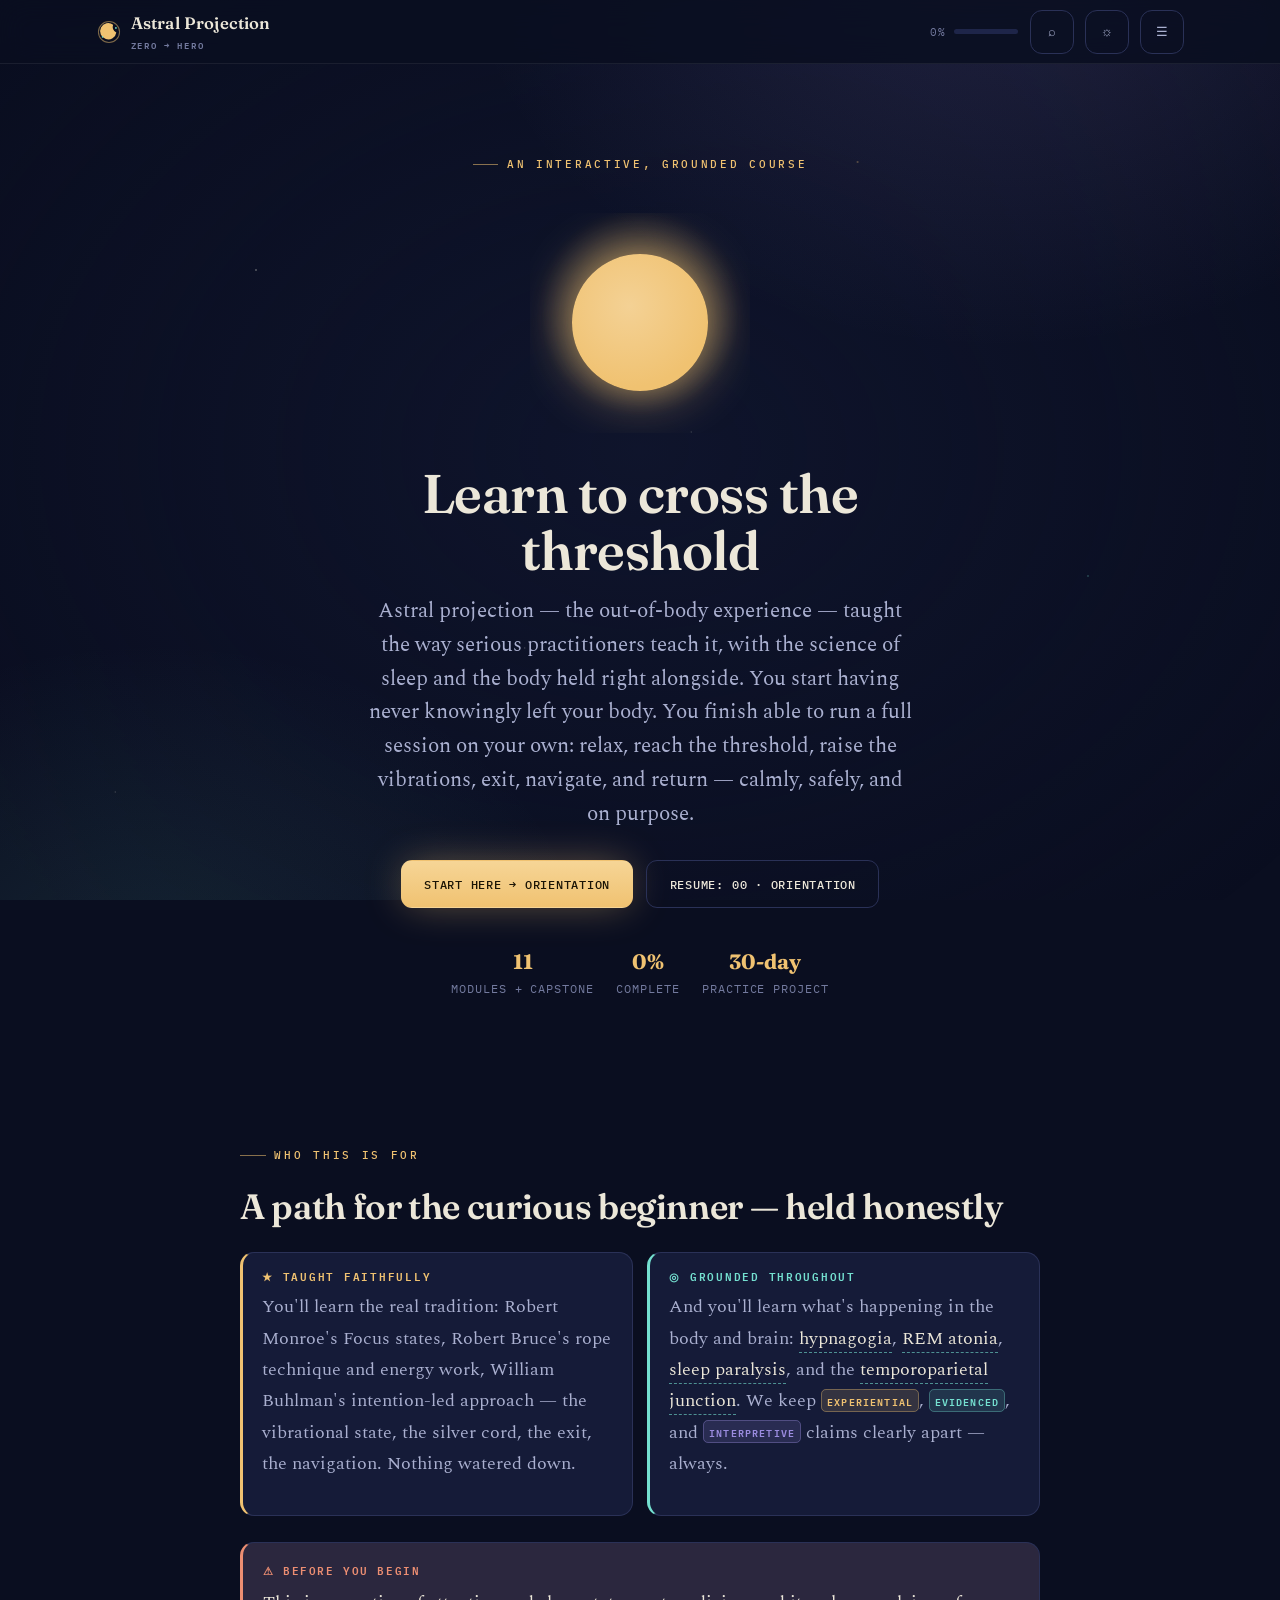
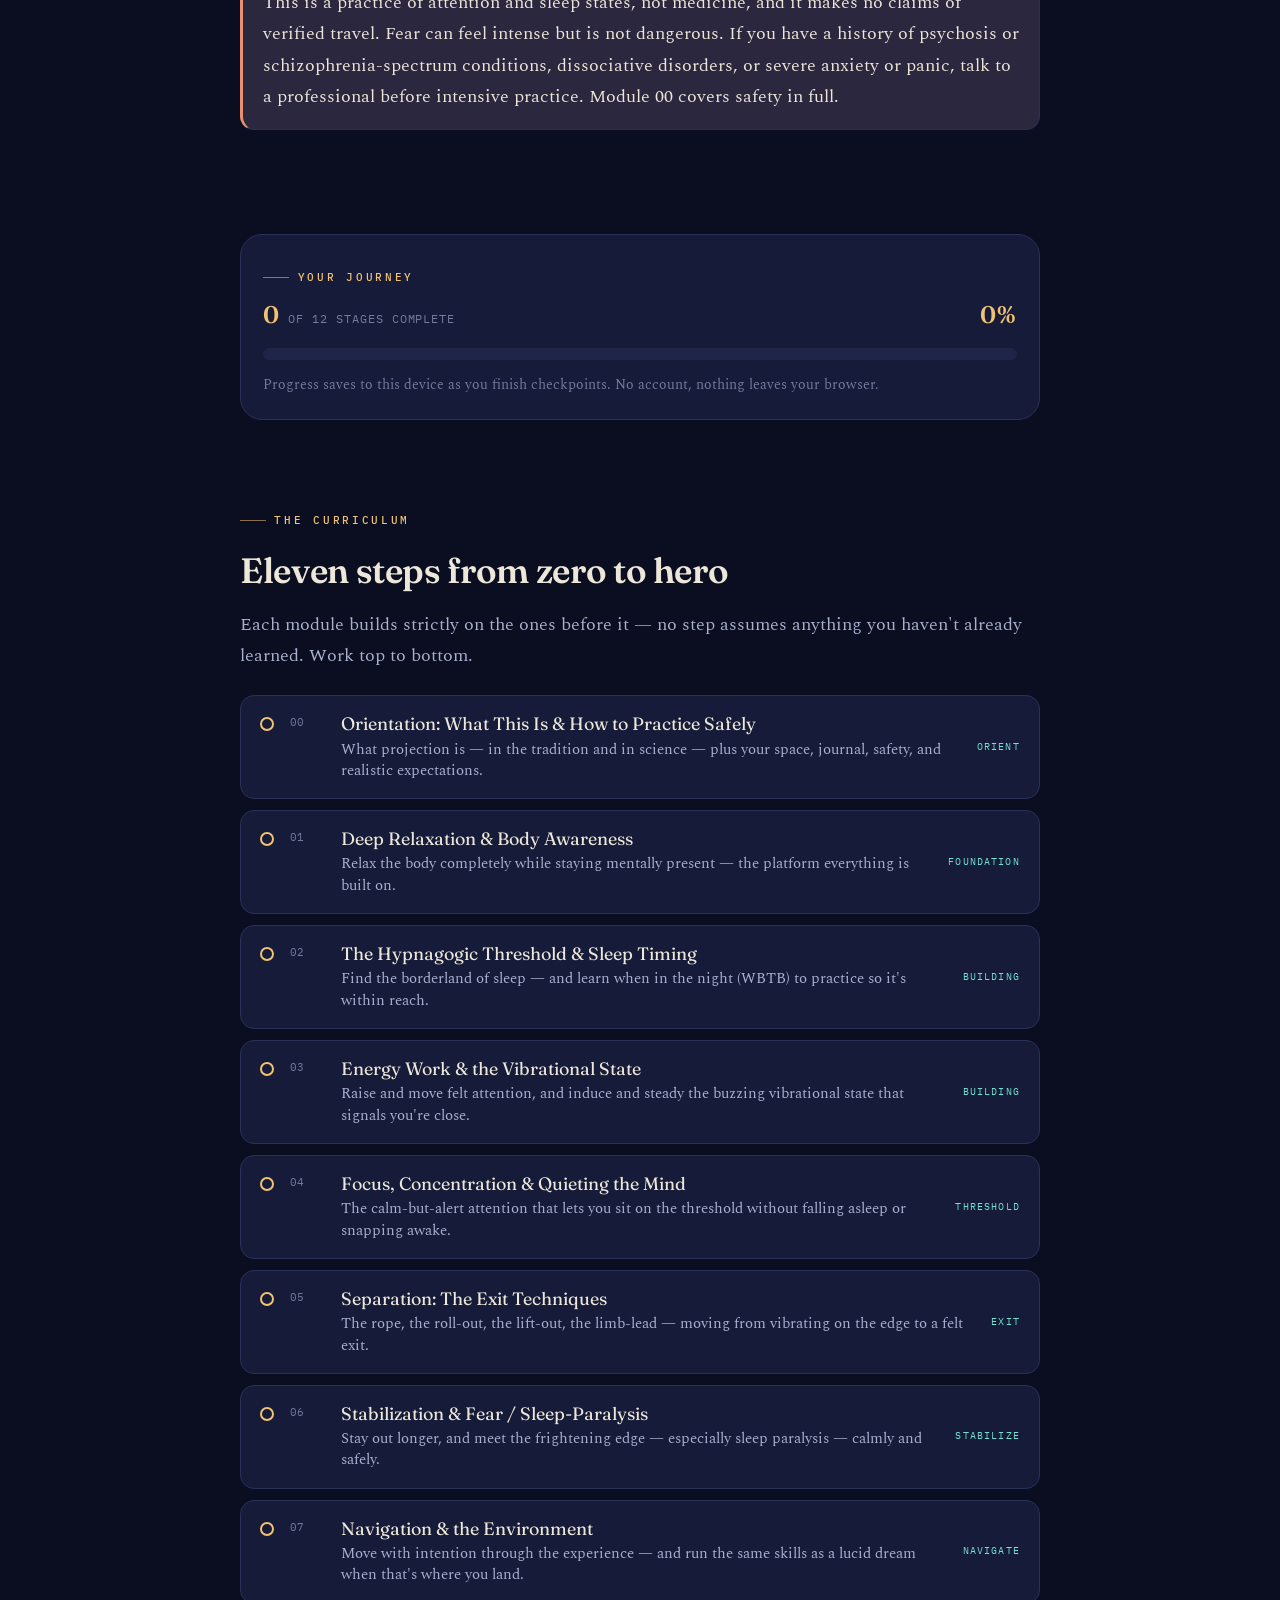
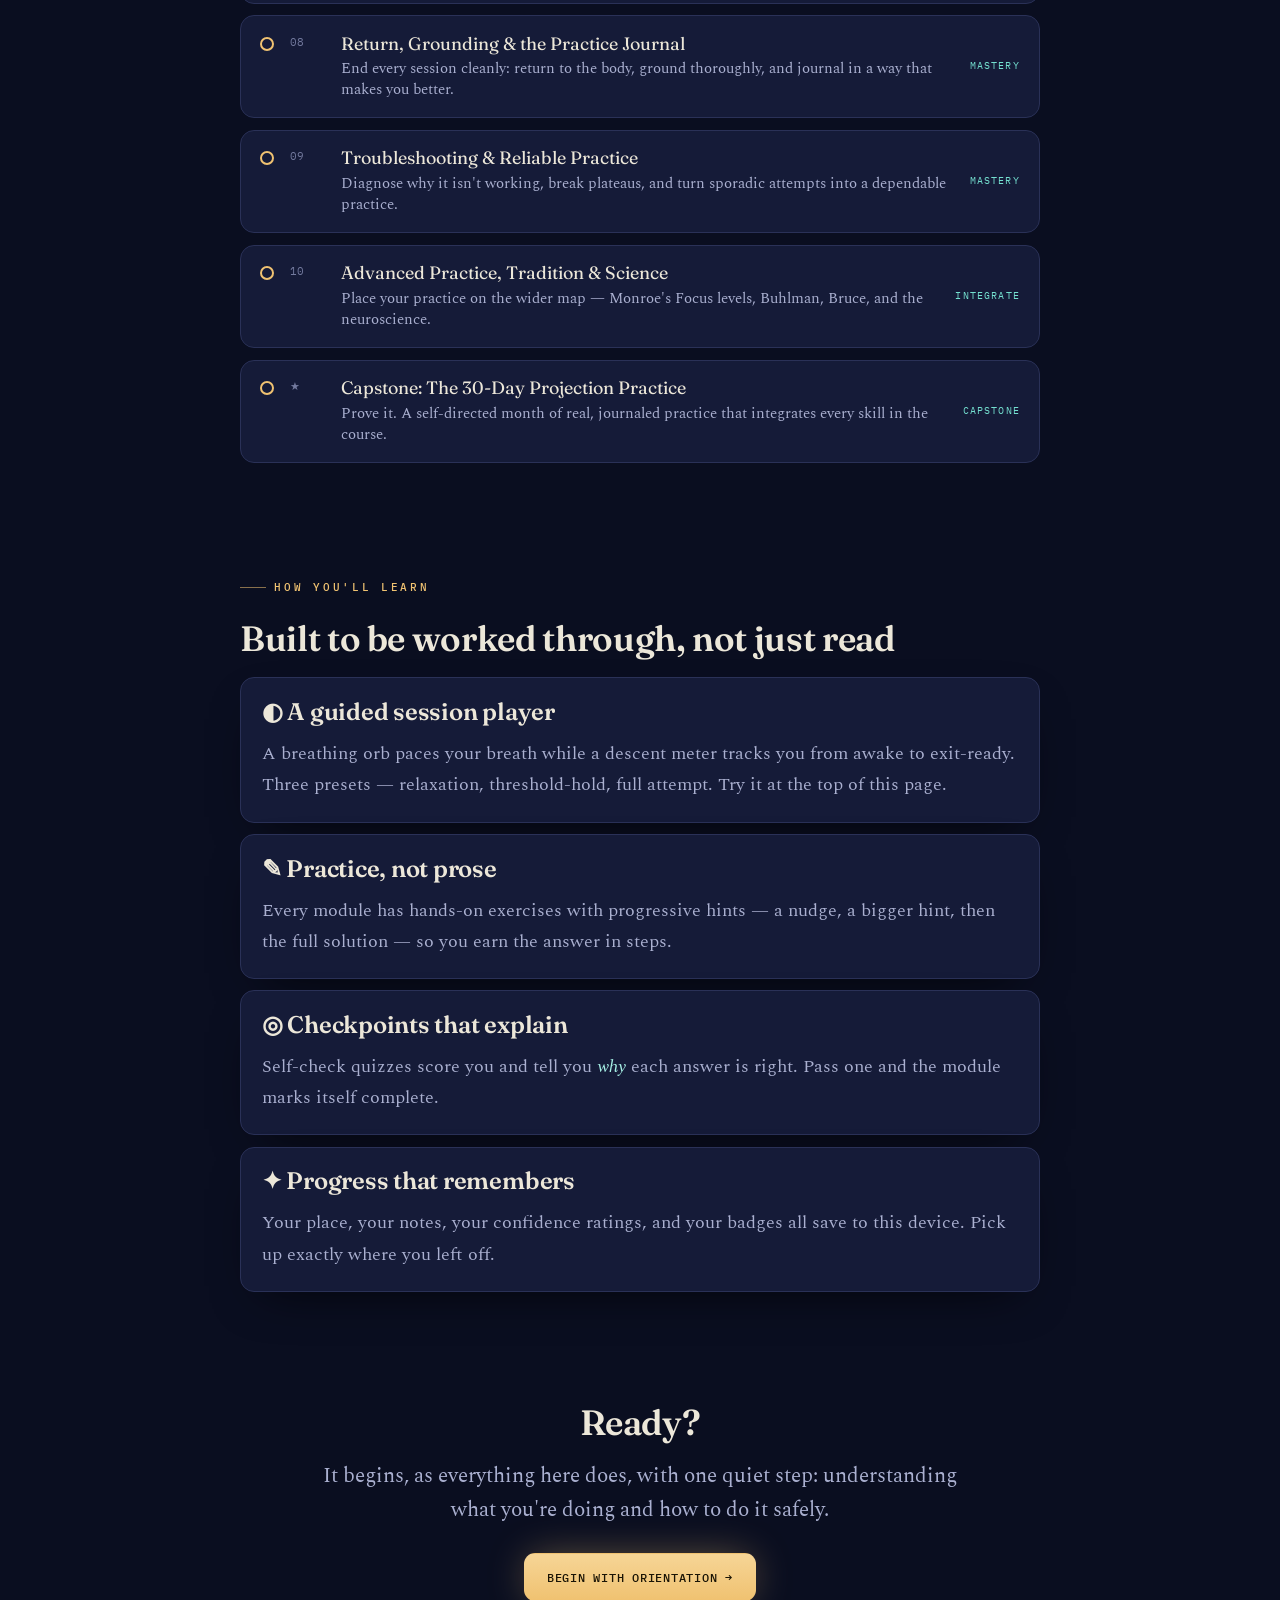
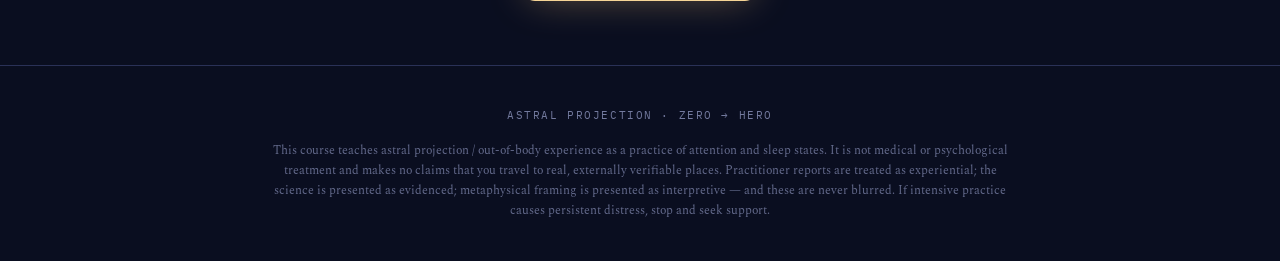
<file: docs/index.html>
<!doctype html>
<html lang="en" data-theme="dark">
<head>
  <meta charset="utf-8">
  <meta name="viewport" content="width=device-width, initial-scale=1, viewport-fit=cover">
  <title>Astral Projection · Zero to Hero — an interactive course</title>
  <meta name="description" content="An interactive, grounded zero-to-hero course in astral projection: relaxation, the hypnagogic threshold, the vibrational state, exit techniques, navigation, and a 30-day capstone practice.">
  <link rel="preconnect" href="https://fonts.googleapis.com">
  <link rel="preconnect" href="https://fonts.gstatic.com" crossorigin>
  <link rel="stylesheet" href="assets/css/main.css">
  <link rel="icon" href="favicon.svg" type="image/svg+xml">
</head>
<body data-module="home">
  <div class="skyfield"></div>
  <a class="skip-link" href="#main">Skip to content</a>

  <header class="site-header"><div class="site-header__bar">
    <a class="brand" href="index.html" aria-label="Astral Projection — home">
      <span class="brand__mark" aria-hidden="true">
        <svg viewBox="0 0 32 32" fill="none"><circle cx="16" cy="16" r="13" stroke="var(--accent)" stroke-width="1.3" opacity=".5"/><path d="M21 7a10 10 0 1 0 4 9.5A8 8 0 0 1 21 7Z" fill="var(--accent)"/><circle cx="24.5" cy="11" r="1.1" fill="var(--accent-2)"/><circle cx="8" cy="22" r="1" fill="var(--accent-2)"/></svg>
      </span>
      <span>Astral Projection<small>Zero → Hero</small></span>
    </a>
    <span class="header-spring"></span>
    <span class="header-progress"><span class="label" data-mini-pct>0%</span>
      <span class="mini-track"><span class="mini-fill" data-mini-fill></span></span></span>
    <button class="icon-btn" data-search-open aria-label="Search the course">⌕</button>
    <button class="icon-btn" data-theme-toggle aria-label="Toggle light or dark theme"><span data-theme-icon>☼</span></button>
    <button class="icon-btn" data-nav-open aria-label="Open module menu">☰</button>
  </div></header>

  <!-- nav sheet -->
  <div class="navsheet" aria-hidden="true">
    <div class="navsheet__scrim" data-nav-close></div>
    <nav class="navsheet__panel" aria-label="Course modules">
      <div style="display:flex;justify-content:space-between;align-items:center">
        <h3 style="margin-top:0">Course map</h3>
        <button class="icon-btn" data-nav-close aria-label="Close menu">✕</button>
      </div>
      <a data-module="home" href="index.html"><span class="num"><span>◆</span></span> Course home</a>
      <h3>Start here</h3>
      <a data-module="00-orientation" href="00-orientation.html"><span class="num"><span>00</span></span> Orientation</a>
      <h3>Modules</h3>
      <a data-module="01-relaxation-and-body-awareness" href="01-relaxation-and-body-awareness.html"><span class="num"><span>01</span></span> Relaxation & Body Awareness</a>
      <a data-module="02-threshold-and-sleep-timing" href="02-threshold-and-sleep-timing.html"><span class="num"><span>02</span></span> The Threshold & Timing</a>
      <a data-module="03-energy-and-vibrational-state" href="03-energy-and-vibrational-state.html"><span class="num"><span>03</span></span> Energy & the Vibrational State</a>
      <a data-module="04-focus-and-quieting-the-mind" href="04-focus-and-quieting-the-mind.html"><span class="num"><span>04</span></span> Focus & Quieting the Mind</a>
      <a data-module="05-separation-and-exit-techniques" href="05-separation-and-exit-techniques.html"><span class="num"><span>05</span></span> The Exit Techniques</a>
      <a data-module="06-stabilizing-and-fear-management" href="06-stabilizing-and-fear-management.html"><span class="num"><span>06</span></span> Stabilization & Fear</a>
      <a data-module="07-navigation-and-the-environment" href="07-navigation-and-the-environment.html"><span class="num"><span>07</span></span> Navigation & the Environment</a>
      <a data-module="08-return-grounding-and-journaling" href="08-return-grounding-and-journaling.html"><span class="num"><span>08</span></span> Return, Grounding & Journaling</a>
      <a data-module="09-troubleshooting-and-reliable-practice" href="09-troubleshooting-and-reliable-practice.html"><span class="num"><span>09</span></span> Troubleshooting & Practice</a>
      <a data-module="10-advanced-practice-tradition-and-science" href="10-advanced-practice-tradition-and-science.html"><span class="num"><span>10</span></span> Advanced Practice & Science</a>
      <h3>Finish</h3>
      <a data-module="capstone" href="capstone.html"><span class="num"><span>★</span></span> Capstone: 30-Day Practice</a>
      <a data-module="reference" href="reference.html"><span class="num"><span>✦</span></span> Reference & Flashcards</a>
    </nav>
  </div>

  <!-- search -->
  <div class="searchbox" role="dialog" aria-modal="true" aria-label="Search">
    <div class="search-panel">
      <input type="search" placeholder="Search modules…  (press / anywhere)" aria-label="Search modules" autocomplete="off">
      <div class="search-results"></div>
    </div>
  </div>

  <main id="main">
    <section class="hero wrap">
      <p class="eyebrow" style="justify-content:center">An interactive, grounded course</p>
      <div class="orb-wrap"><div data-session-player="relaxation" data-presets="false"></div></div>
      <h1>Learn to cross the threshold</h1>
      <p class="lede">Astral projection — the out-of-body experience — taught the way serious practitioners teach it, with the science of sleep and the body held right alongside. You start having never knowingly left your body. You finish able to run a full session on your own: relax, reach the threshold, raise the vibrations, exit, navigate, and return — calmly, safely, and on purpose.</p>
      <div class="hero-cta">
        <a class="btn btn-primary" href="00-orientation.html">Start here → Orientation</a>
        <a class="btn btn-ghost" data-resume href="00-orientation.html">Resume: <span data-resume-title>00 · Orientation</span></a>
      </div>
      <div class="hero-meta">
        <span><b>11</b> modules + capstone</span>
        <span><b data-overall-pct>0%</b> complete</span>
        <span><b>30-day</b> practice project</span>
      </div>
    </section>

    <div class="spacer"></div>

    <section class="wrap" id="who" style="max-width:54rem">
      <p class="eyebrow">Who this is for</p>
      <h2>A path for the curious beginner — held honestly</h2>
      <div class="lenses">
        <div class="lens lens-tradition">
          <h4>★ Taught faithfully</h4>
          <p class="muted">You'll learn the real tradition: Robert Monroe's Focus states, Robert Bruce's rope technique and energy work, William Buhlman's intention-led approach — the vibrational state, the silver cord, the exit, the navigation. Nothing watered down.</p>
        </div>
        <div class="lens lens-grounded">
          <h4>◎ Grounded throughout</h4>
          <p class="muted">And you'll learn what's happening in the body and brain: <span class="term" data-term="hypnagogia">hypnagogia</span>, <span class="term" data-term="rem atonia">REM atonia</span>, <span class="term" data-term="sleep paralysis">sleep paralysis</span>, and the <span class="term" data-term="tpj">temporoparietal junction</span>. We keep <span class="tag tag-experiential">experiential</span>, <span class="tag tag-evidenced">evidenced</span>, and <span class="tag tag-interpretive">interpretive</span> claims clearly apart — always.</p>
        </div>
      </div>
      <div class="callout callout-safety">
        <p class="callout-title">⚠ Before you begin</p>
        <p style="margin:0">This is a practice of attention and sleep states, not medicine, and it makes no claims of verified travel. Fear can feel intense but is not dangerous. If you have a history of psychosis or schizophrenia-spectrum conditions, dissociative disorders, or severe anxiety or panic, talk to a professional before intensive practice. Module 00 covers safety in full.</p>
      </div>
    </section>

    <div class="spacer"></div>

    <section class="wrap" id="progress" style="max-width:54rem">
      <div class="progress-panel">
        <p class="eyebrow" style="margin-bottom:.4rem">Your journey</p>
        <div style="display:flex;justify-content:space-between;align-items:baseline;flex-wrap:wrap;gap:.5rem">
          <span class="progress-stat"><b data-overall-count>0</b> of <span data-overall-total>12</span> stages complete</span>
          <span class="progress-stat"><b data-overall-pct>0%</b></span>
        </div>
        <div class="big-track"><span class="big-fill" data-overall-fill></span></div>
        <p class="faint" style="margin:.4rem 0 0;font-size:.86rem">Progress saves to this device as you finish checkpoints. No account, nothing leaves your browser.</p>
      </div>
    </section>

    <div class="spacer"></div>

    <section class="wrap" id="curriculum" style="max-width:54rem">
      <p class="eyebrow">The curriculum</p>
      <h2>Eleven steps from zero to hero</h2>
      <p class="muted">Each module builds strictly on the ones before it — no step assumes anything you haven't already learned. Work top to bottom.</p>

      <div class="curriculum">
        <a class="map-item" data-module="00-orientation" href="00-orientation.html"><span class="rail"><span class="dot"></span></span><span class="mno">00</span><span class="mbody"><span class="mttl">Orientation: What This Is &amp; How to Practice Safely</span><span class="mprom">What projection is — in the tradition and in science — plus your space, journal, safety, and realistic expectations.</span></span><span class="mrung">Orient</span></a>
        <a class="map-item" data-module="01-relaxation-and-body-awareness" href="01-relaxation-and-body-awareness.html"><span class="rail"><span class="dot"></span></span><span class="mno">01</span><span class="mbody"><span class="mttl">Deep Relaxation &amp; Body Awareness</span><span class="mprom">Relax the body completely while staying mentally present — the platform everything is built on.</span></span><span class="mrung">Foundation</span></a>
        <a class="map-item" data-module="02-threshold-and-sleep-timing" href="02-threshold-and-sleep-timing.html"><span class="rail"><span class="dot"></span></span><span class="mno">02</span><span class="mbody"><span class="mttl">The Hypnagogic Threshold &amp; Sleep Timing</span><span class="mprom">Find the borderland of sleep — and learn when in the night (WBTB) to practice so it's within reach.</span></span><span class="mrung">Building</span></a>
        <a class="map-item" data-module="03-energy-and-vibrational-state" href="03-energy-and-vibrational-state.html"><span class="rail"><span class="dot"></span></span><span class="mno">03</span><span class="mbody"><span class="mttl">Energy Work &amp; the Vibrational State</span><span class="mprom">Raise and move felt attention, and induce and steady the buzzing vibrational state that signals you're close.</span></span><span class="mrung">Building</span></a>
        <a class="map-item" data-module="04-focus-and-quieting-the-mind" href="04-focus-and-quieting-the-mind.html"><span class="rail"><span class="dot"></span></span><span class="mno">04</span><span class="mbody"><span class="mttl">Focus, Concentration &amp; Quieting the Mind</span><span class="mprom">The calm-but-alert attention that lets you sit on the threshold without falling asleep or snapping awake.</span></span><span class="mrung">Threshold</span></a>
        <a class="map-item" data-module="05-separation-and-exit-techniques" href="05-separation-and-exit-techniques.html"><span class="rail"><span class="dot"></span></span><span class="mno">05</span><span class="mbody"><span class="mttl">Separation: The Exit Techniques</span><span class="mprom">The rope, the roll-out, the lift-out, the limb-lead — moving from vibrating on the edge to a felt exit.</span></span><span class="mrung">Exit</span></a>
        <a class="map-item" data-module="06-stabilizing-and-fear-management" href="06-stabilizing-and-fear-management.html"><span class="rail"><span class="dot"></span></span><span class="mno">06</span><span class="mbody"><span class="mttl">Stabilization &amp; Fear / Sleep-Paralysis</span><span class="mprom">Stay out longer, and meet the frightening edge — especially sleep paralysis — calmly and safely.</span></span><span class="mrung">Stabilize</span></a>
        <a class="map-item" data-module="07-navigation-and-the-environment" href="07-navigation-and-the-environment.html"><span class="rail"><span class="dot"></span></span><span class="mno">07</span><span class="mbody"><span class="mttl">Navigation &amp; the Environment</span><span class="mprom">Move with intention through the experience — and run the same skills as a lucid dream when that's where you land.</span></span><span class="mrung">Navigate</span></a>
        <a class="map-item" data-module="08-return-grounding-and-journaling" href="08-return-grounding-and-journaling.html"><span class="rail"><span class="dot"></span></span><span class="mno">08</span><span class="mbody"><span class="mttl">Return, Grounding &amp; the Practice Journal</span><span class="mprom">End every session cleanly: return to the body, ground thoroughly, and journal in a way that makes you better.</span></span><span class="mrung">Mastery</span></a>
        <a class="map-item" data-module="09-troubleshooting-and-reliable-practice" href="09-troubleshooting-and-reliable-practice.html"><span class="rail"><span class="dot"></span></span><span class="mno">09</span><span class="mbody"><span class="mttl">Troubleshooting &amp; Reliable Practice</span><span class="mprom">Diagnose why it isn't working, break plateaus, and turn sporadic attempts into a dependable practice.</span></span><span class="mrung">Mastery</span></a>
        <a class="map-item" data-module="10-advanced-practice-tradition-and-science" href="10-advanced-practice-tradition-and-science.html"><span class="rail"><span class="dot"></span></span><span class="mno">10</span><span class="mbody"><span class="mttl">Advanced Practice, Tradition &amp; Science</span><span class="mprom">Place your practice on the wider map — Monroe's Focus levels, Buhlman, Bruce, and the neuroscience.</span></span><span class="mrung">Integrate</span></a>
        <a class="map-item" data-module="capstone" href="capstone.html"><span class="rail"><span class="dot"></span></span><span class="mno">★</span><span class="mbody"><span class="mttl">Capstone: The 30-Day Projection Practice</span><span class="mprom">Prove it. A self-directed month of real, journaled practice that integrates every skill in the course.</span></span><span class="mrung">Capstone</span></a>
      </div>
    </section>

    <div class="spacer"></div>

    <section class="wrap" id="what" style="max-width:54rem">
      <p class="eyebrow">How you'll learn</p>
      <h2>Built to be worked through, not just read</h2>
      <div class="curriculum" style="margin-top:1.2rem">
        <div class="card"><h3 style="margin-top:0">◐ A guided session player</h3><p class="muted" style="margin:0">A breathing orb paces your breath while a descent meter tracks you from awake to exit-ready. Three presets — relaxation, threshold-hold, full attempt. Try it at the top of this page.</p></div>
        <div class="card"><h3 style="margin-top:0">✎ Practice, not prose</h3><p class="muted" style="margin:0">Every module has hands-on exercises with progressive hints — a nudge, a bigger hint, then the full solution — so you earn the answer in steps.</p></div>
        <div class="card"><h3 style="margin-top:0">◎ Checkpoints that explain</h3><p class="muted" style="margin:0">Self-check quizzes score you and tell you <em>why</em> each answer is right. Pass one and the module marks itself complete.</p></div>
        <div class="card"><h3 style="margin-top:0">✦ Progress that remembers</h3><p class="muted" style="margin:0">Your place, your notes, your confidence ratings, and your badges all save to this device. Pick up exactly where you left off.</p></div>
      </div>
    </section>

    <div class="spacer"></div>

    <section class="wrap center" id="cta" style="max-width:46rem">
      <h2>Ready?</h2>
      <p class="lede" style="margin:1rem auto 1.6rem">It begins, as everything here does, with one quiet step: understanding what you're doing and how to do it safely.</p>
      <a class="btn btn-primary" href="00-orientation.html">Begin with Orientation →</a>
    </section>
  </main>

  <footer class="site-footer">
    <p class="mono" style="letter-spacing:.14em;text-transform:uppercase;font-size:.7rem">Astral Projection · Zero → Hero</p>
    <p class="foot-disc">This course teaches astral projection / out-of-body experience as a practice of attention and sleep states. It is not medical or psychological treatment and makes no claims that you travel to real, externally verifiable places. Practitioner reports are treated as experiential; the science is presented as evidenced; metaphysical framing is presented as interpretive — and these are never blurred. If intensive practice causes persistent distress, stop and seek support.</p>
  </footer>

  <script src="assets/js/main.js"></script>
</body>
</html>
</file>
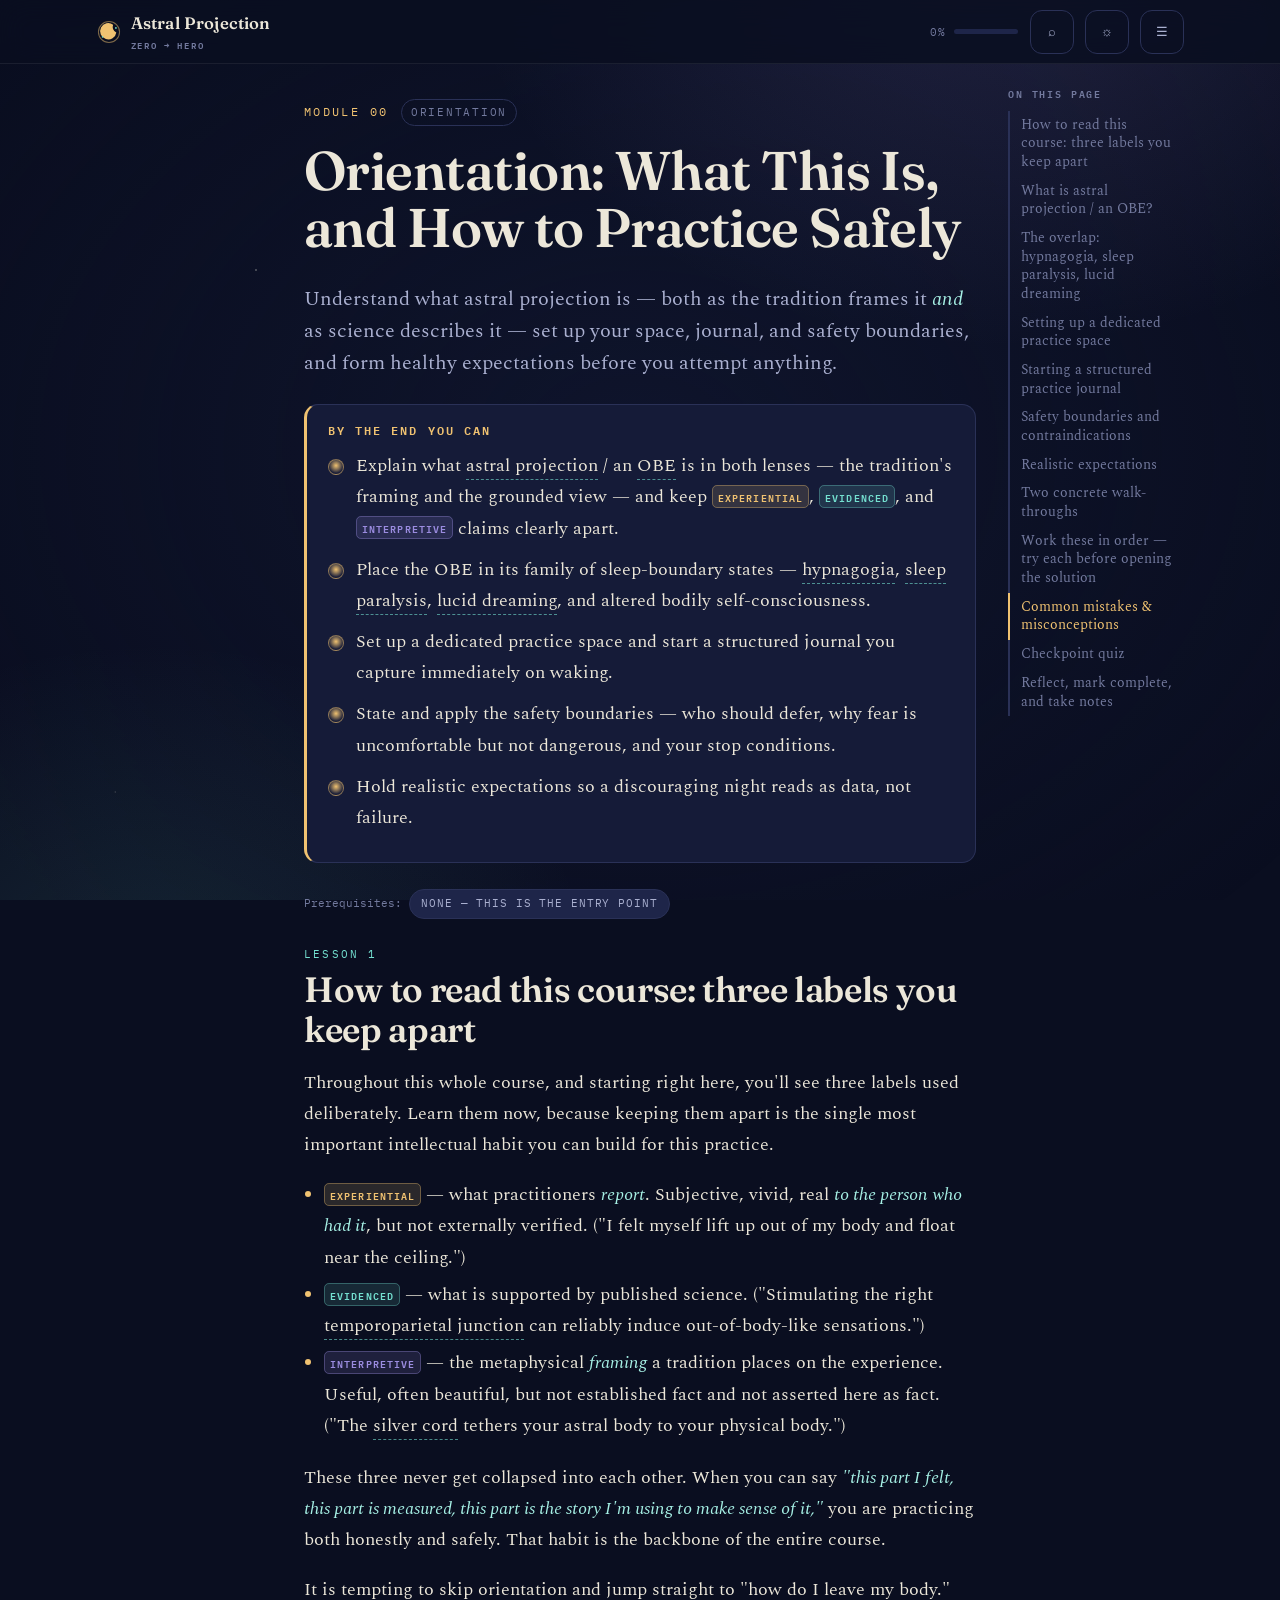
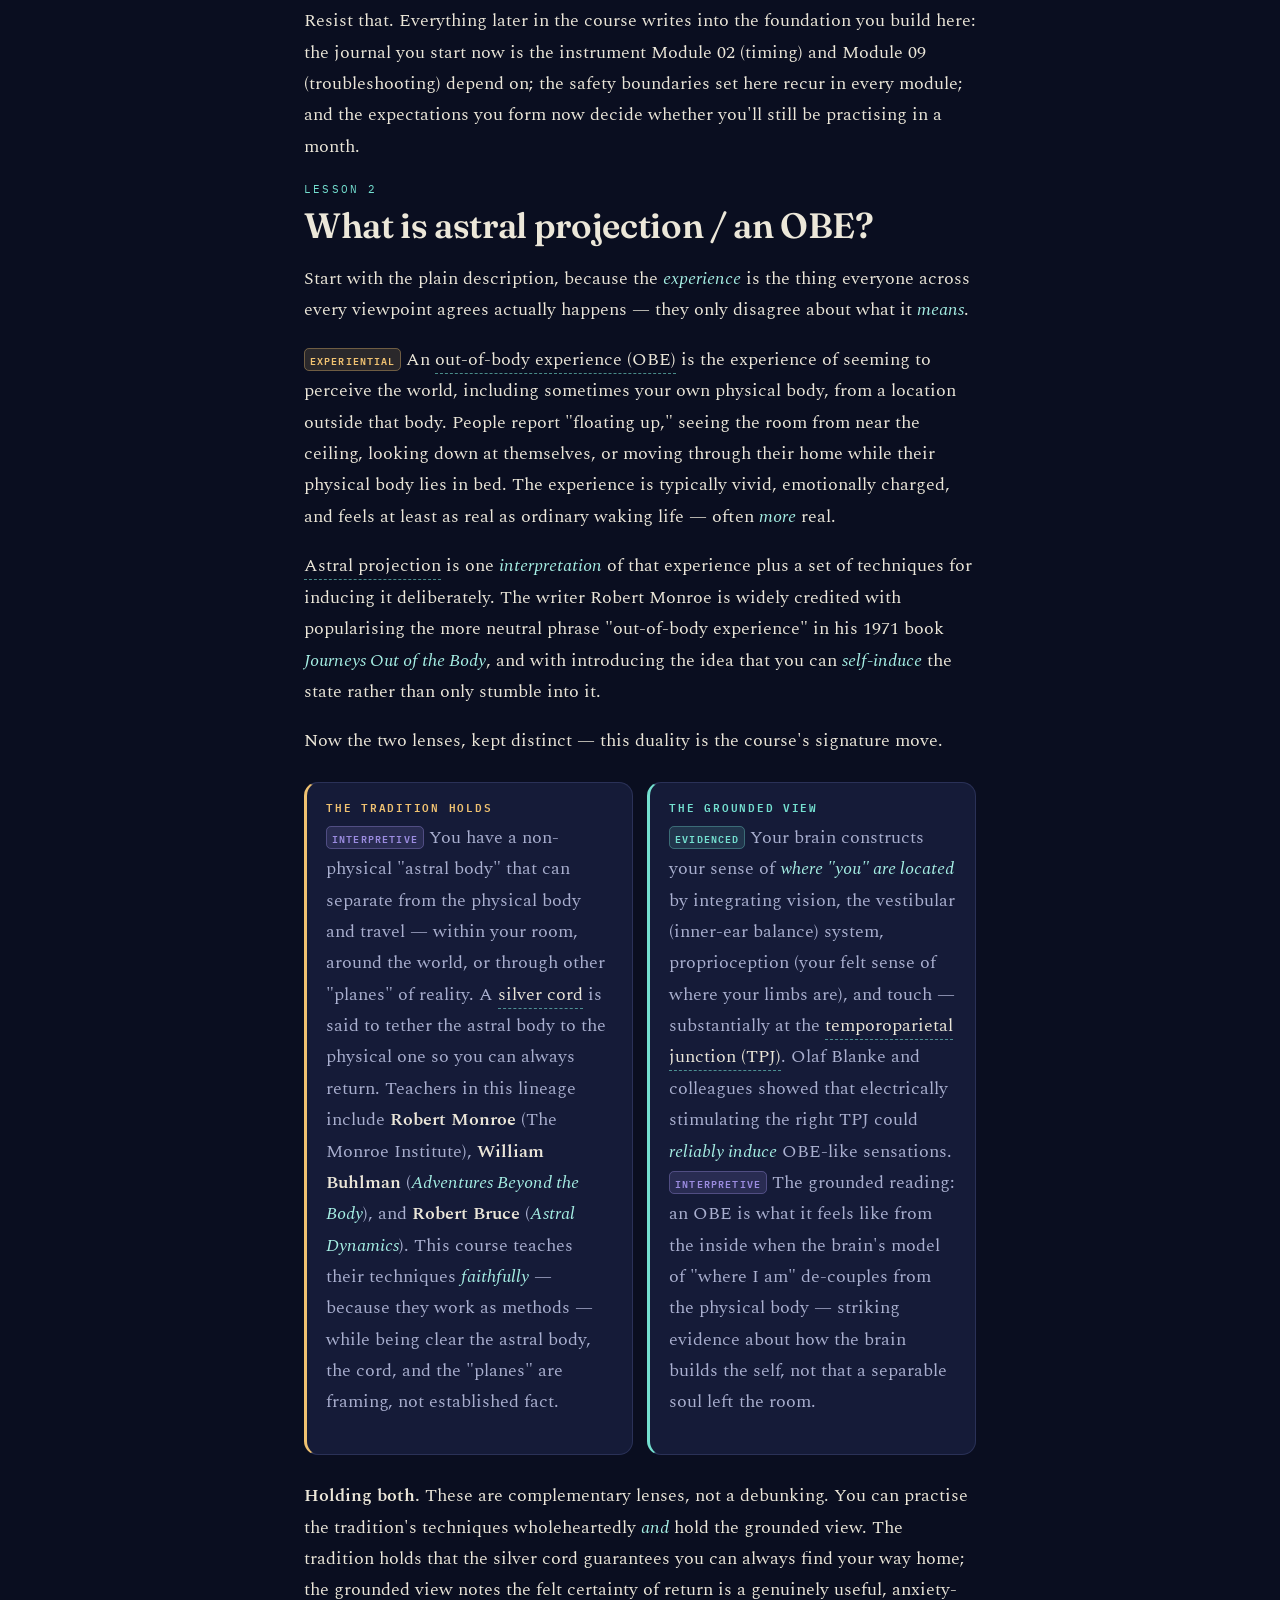
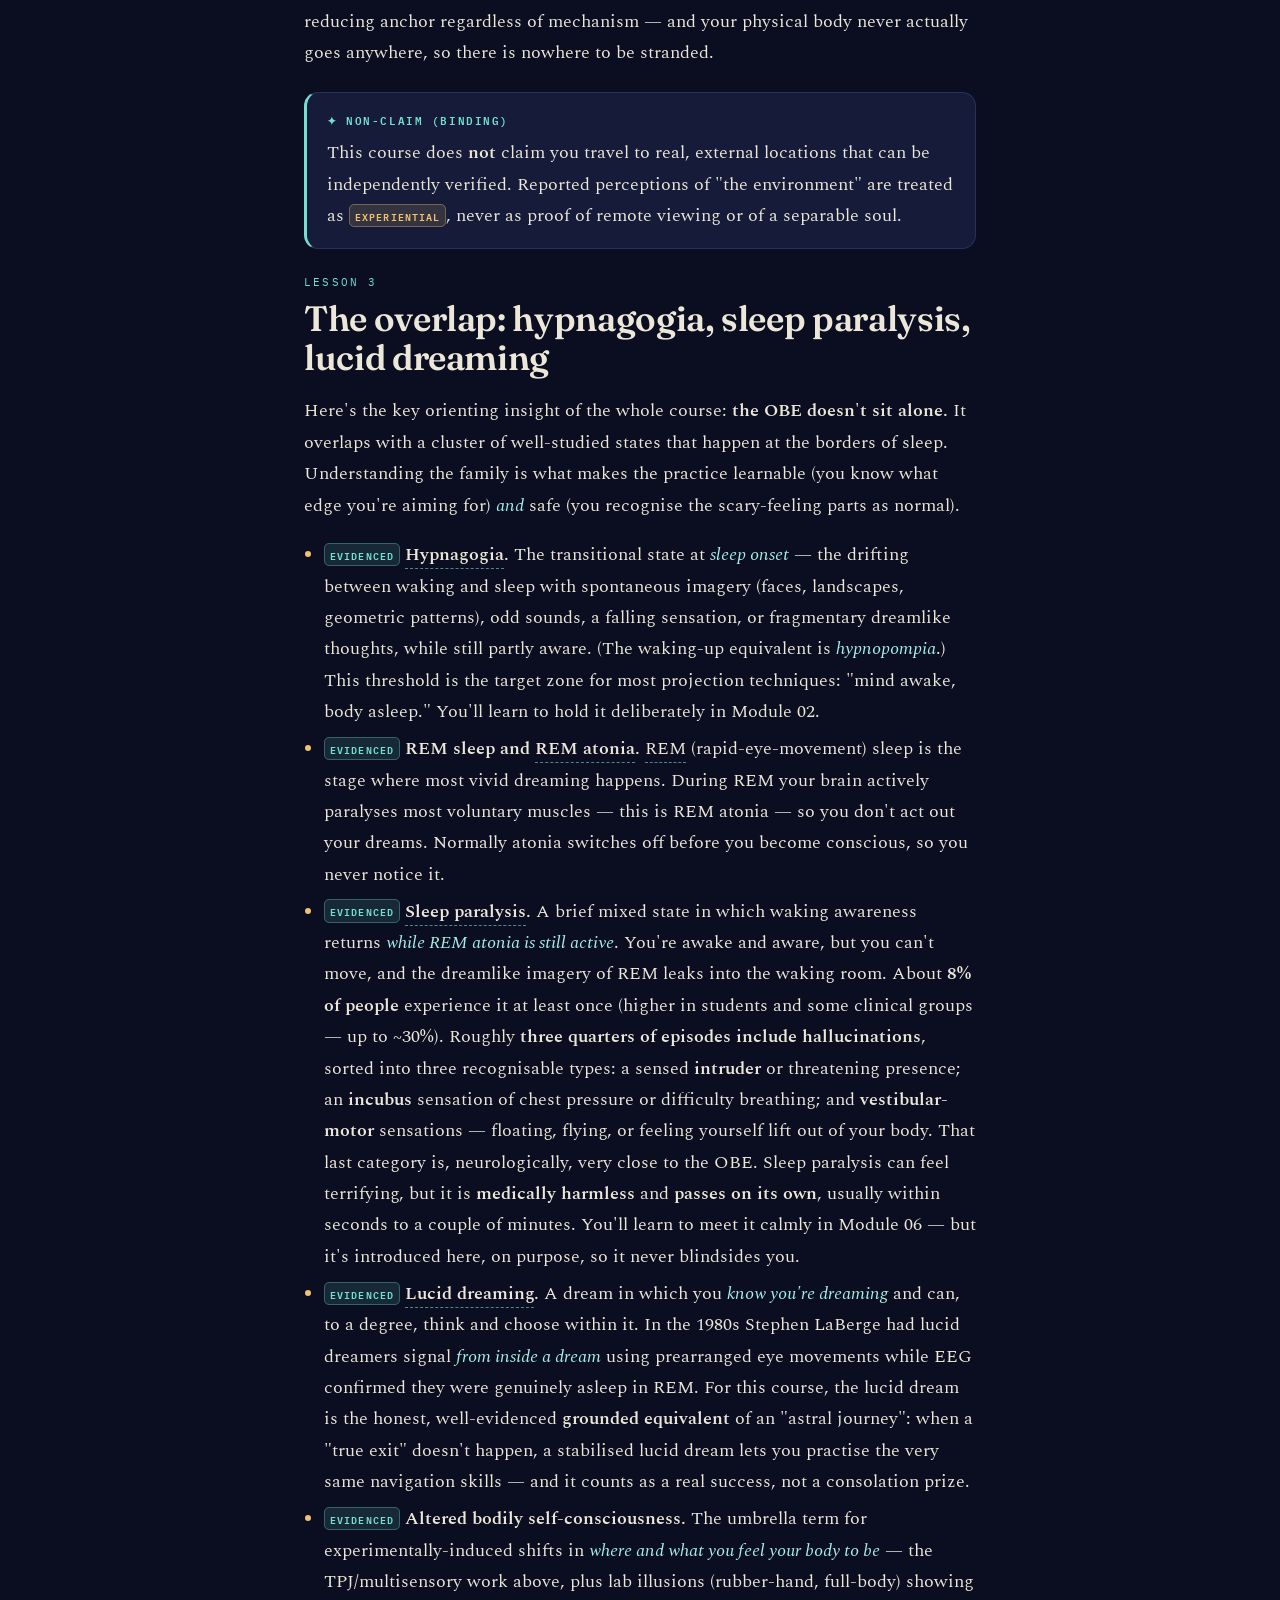
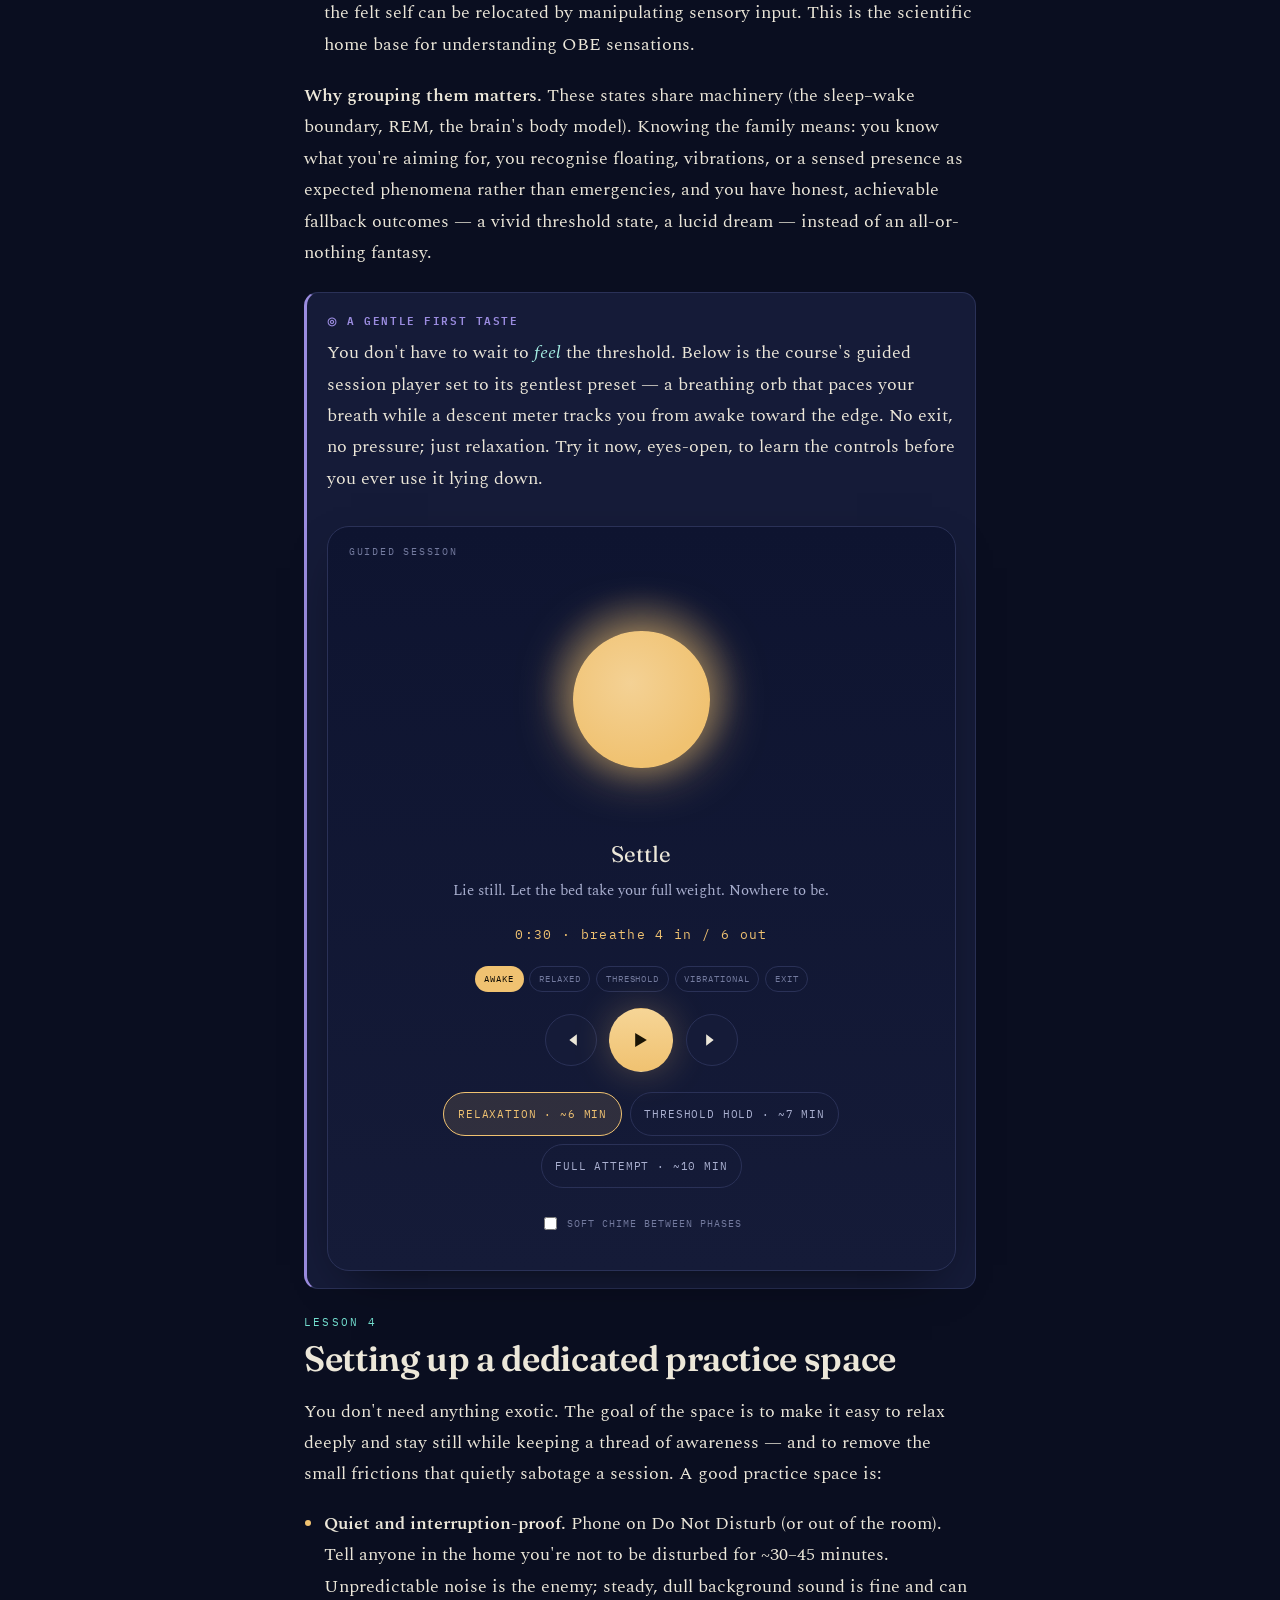
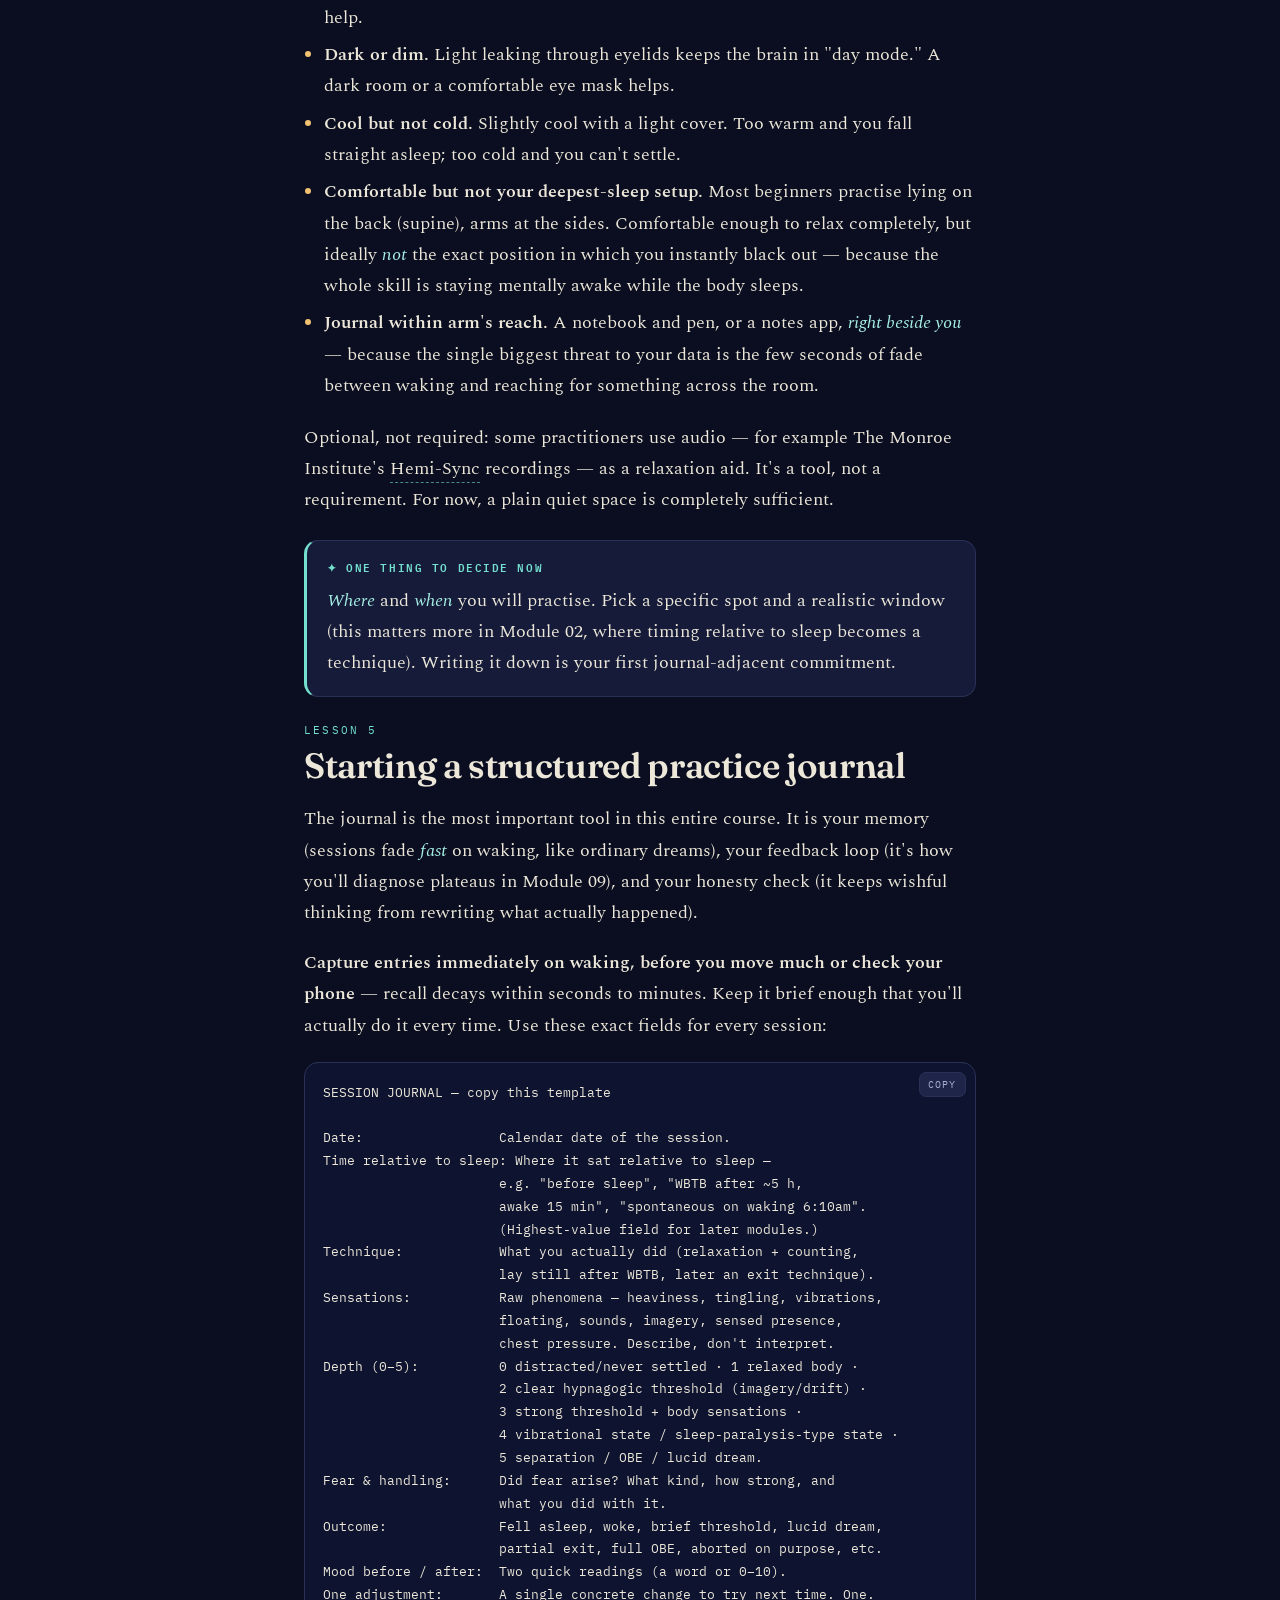
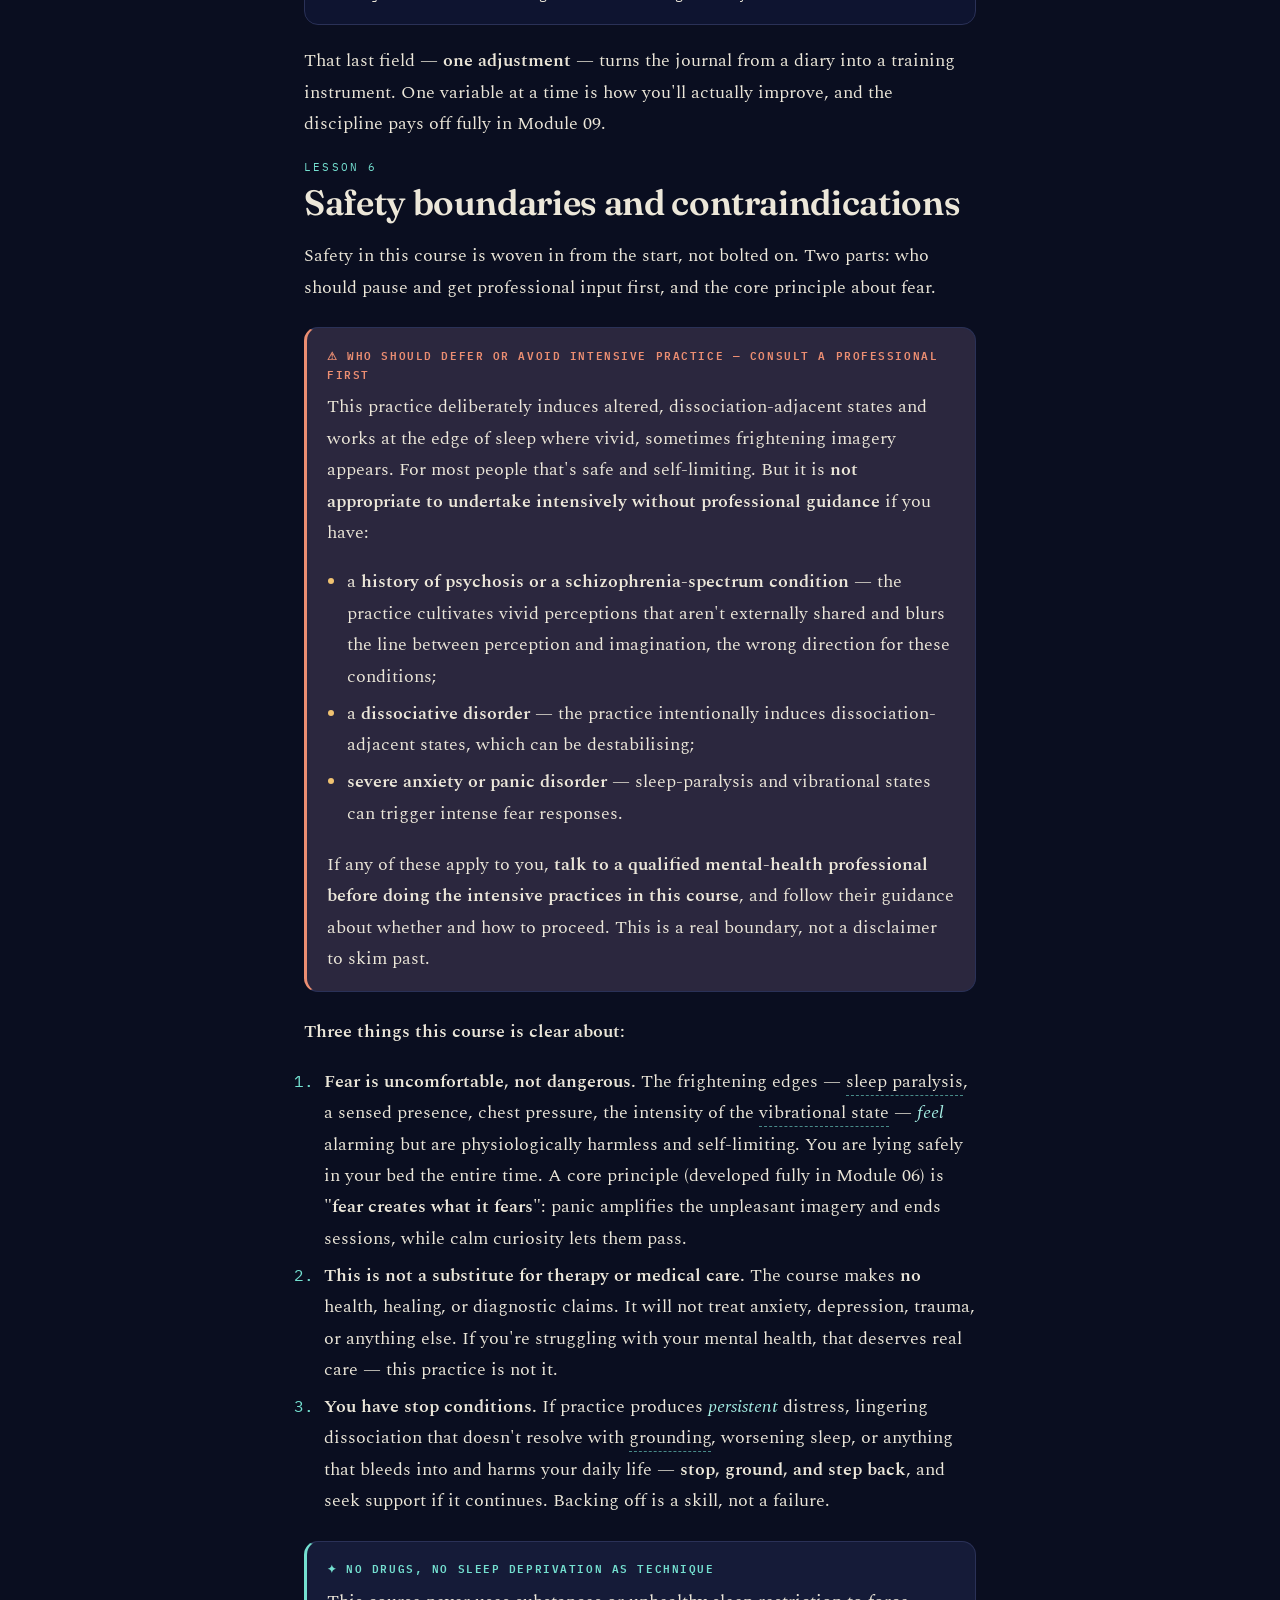
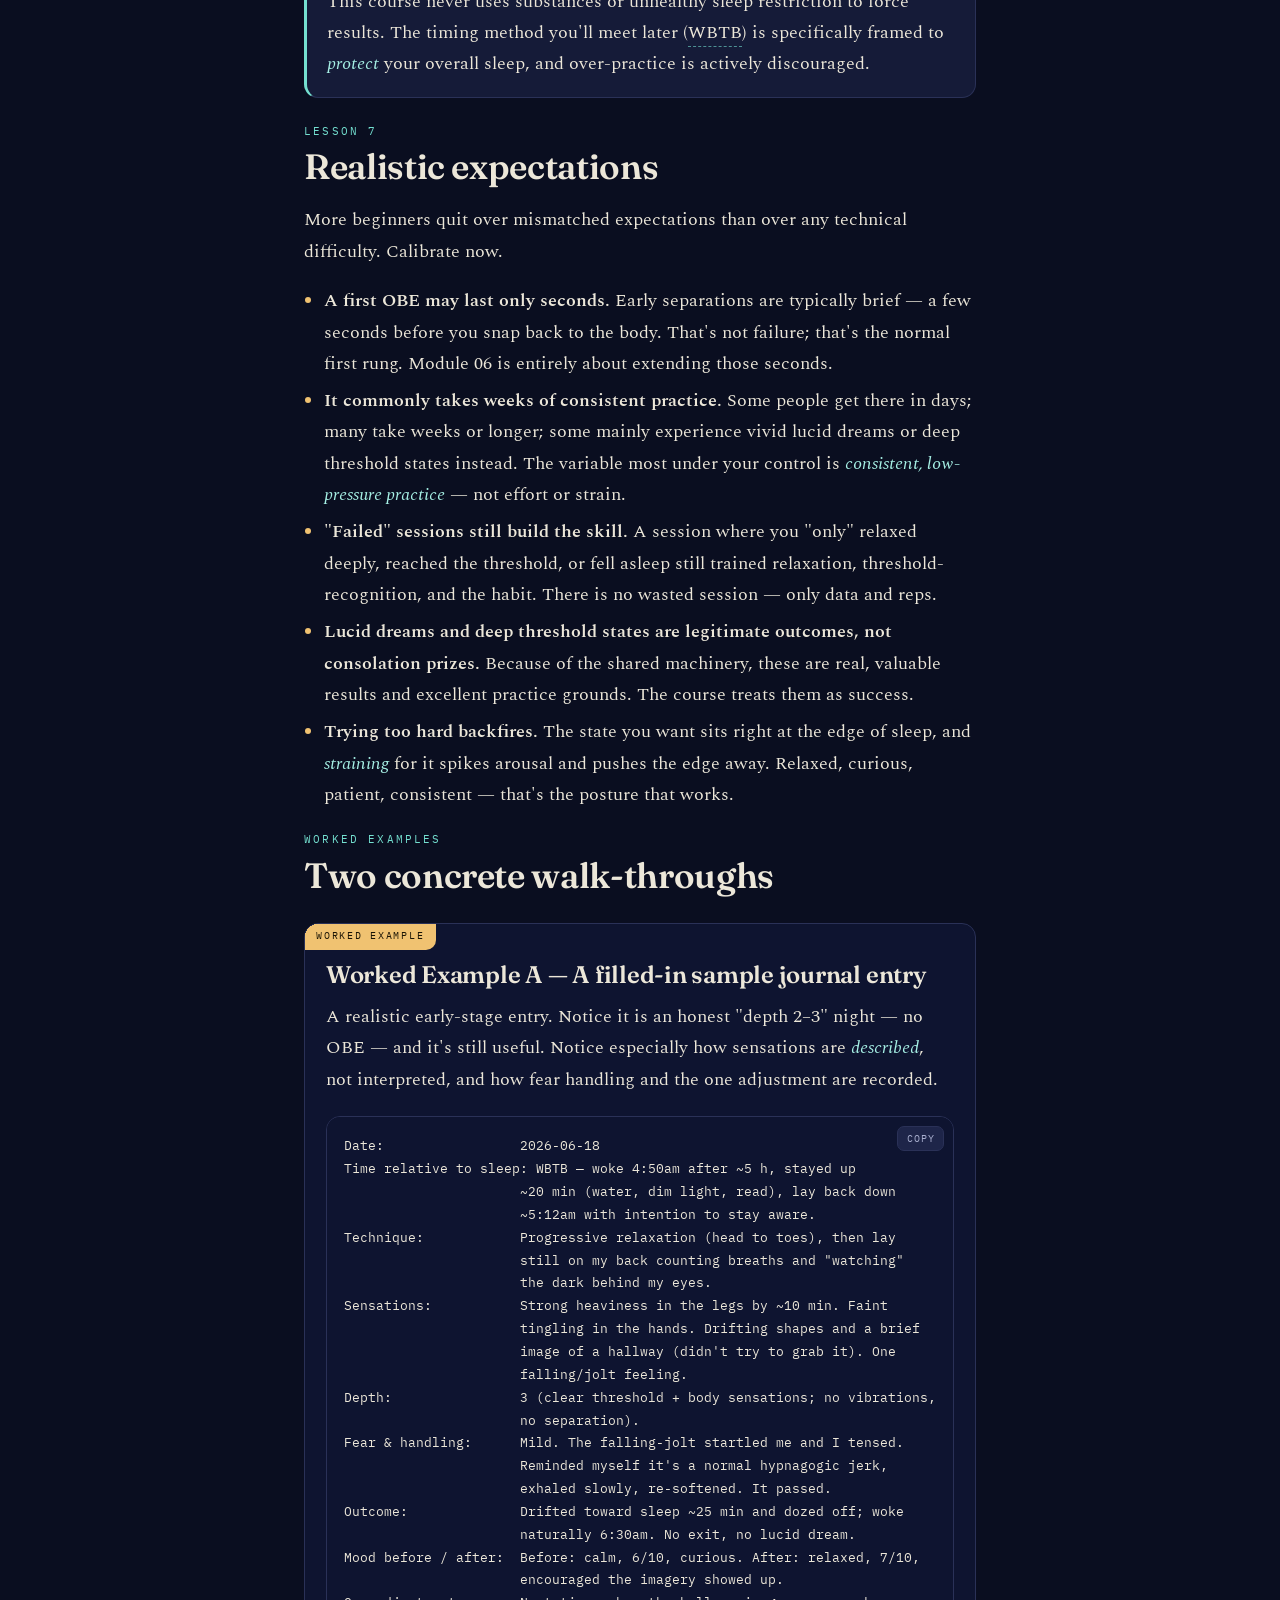
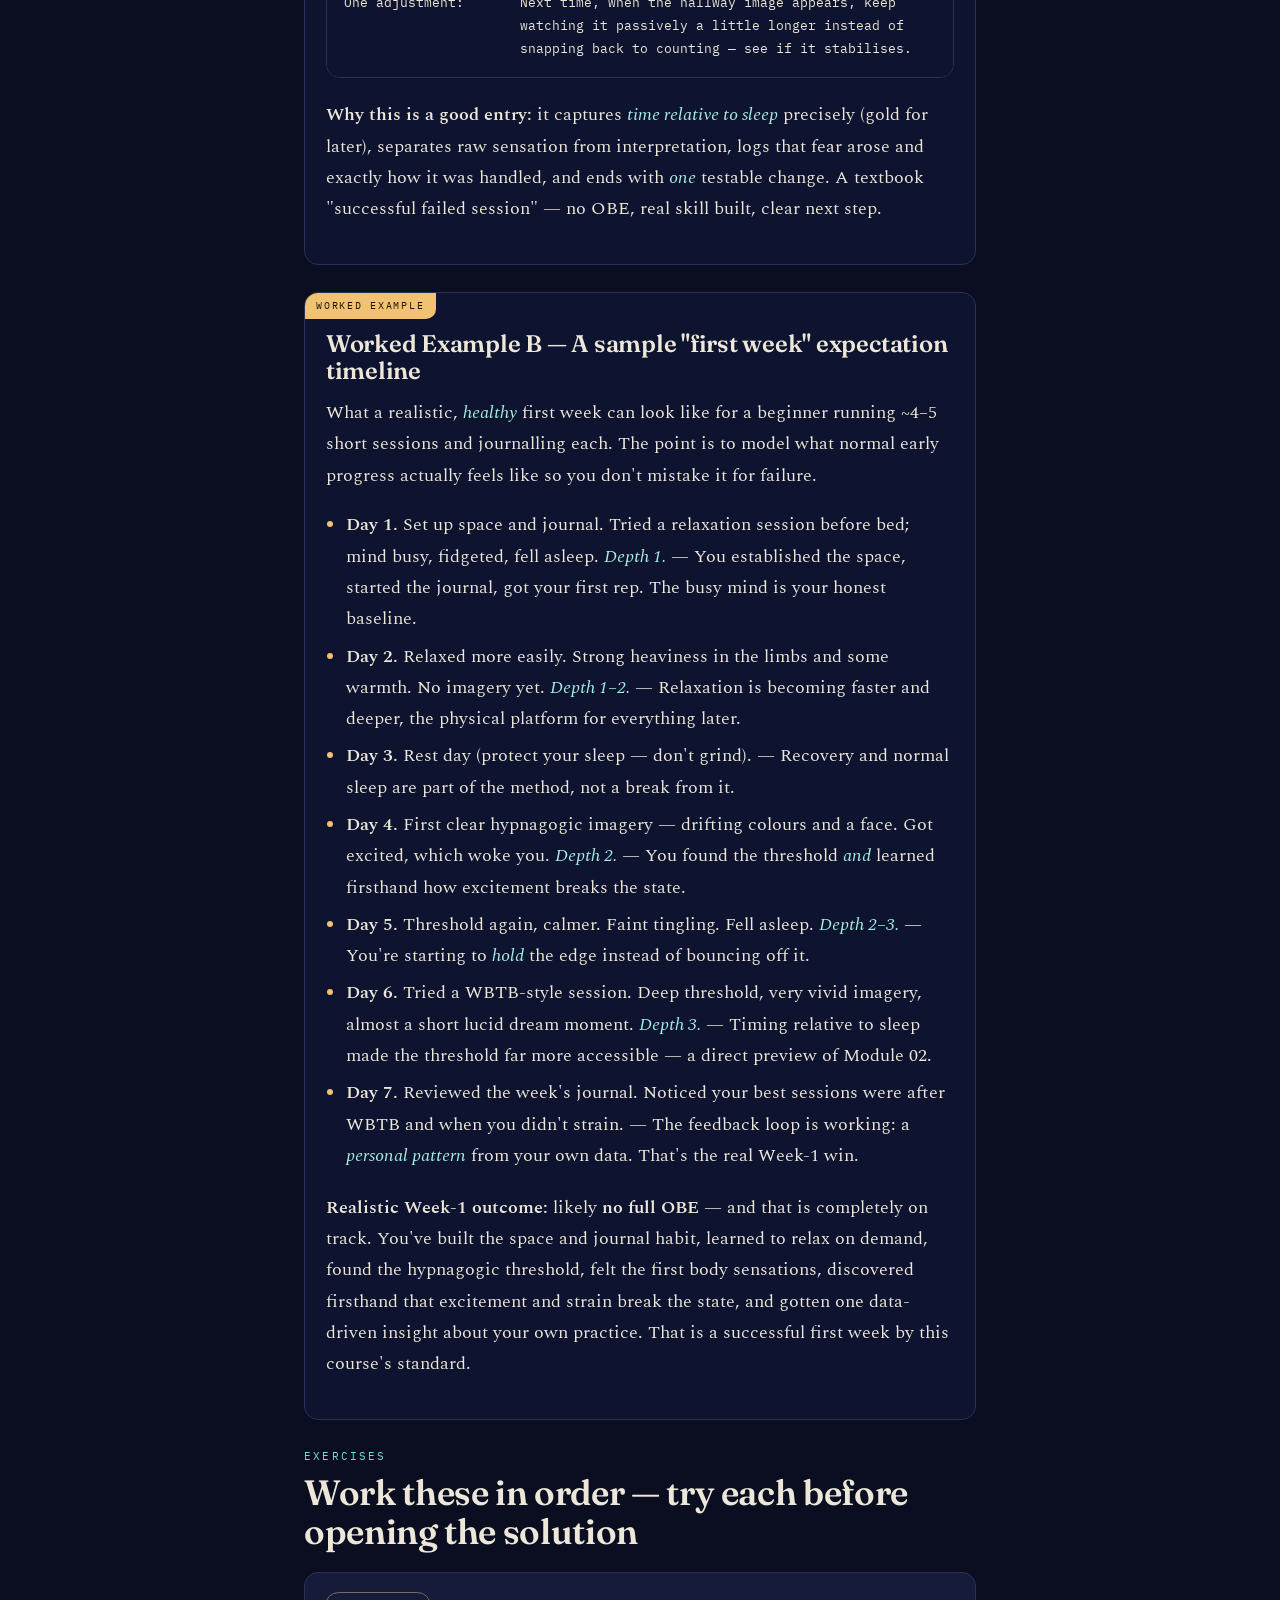
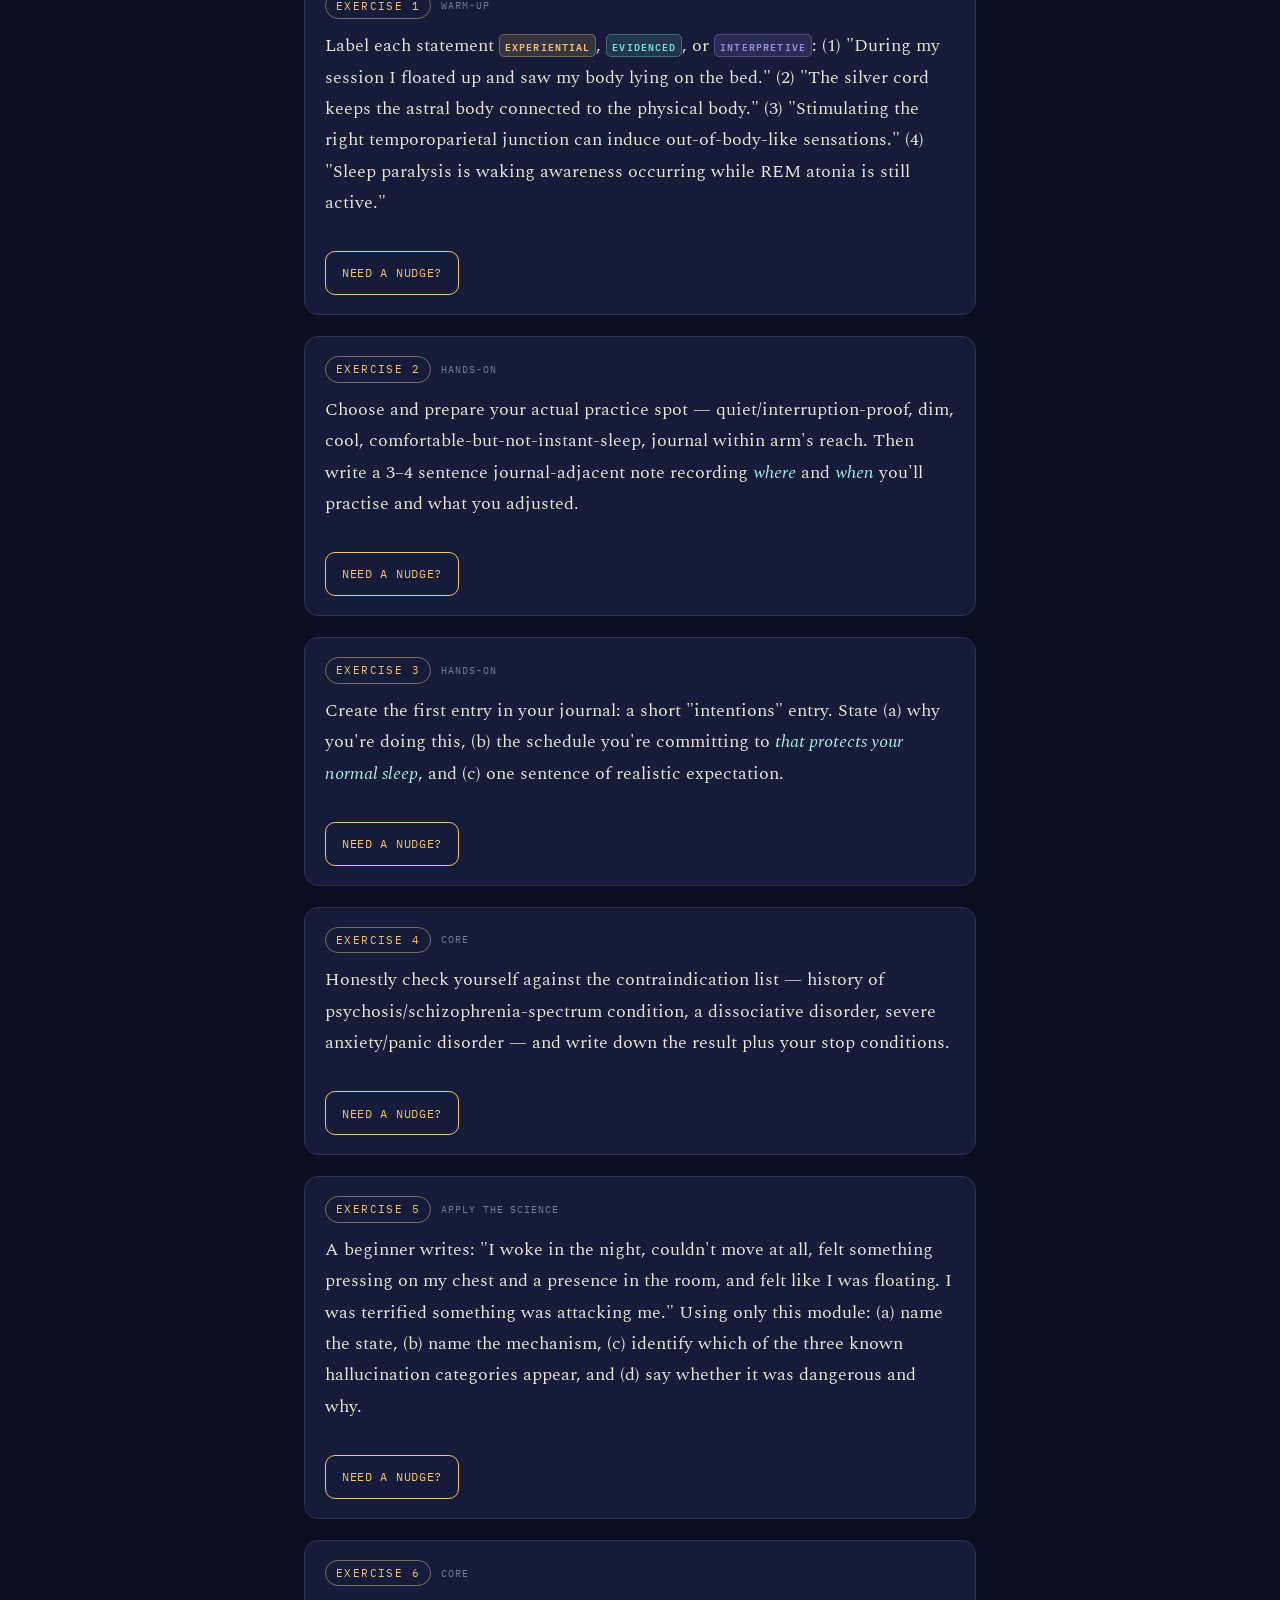
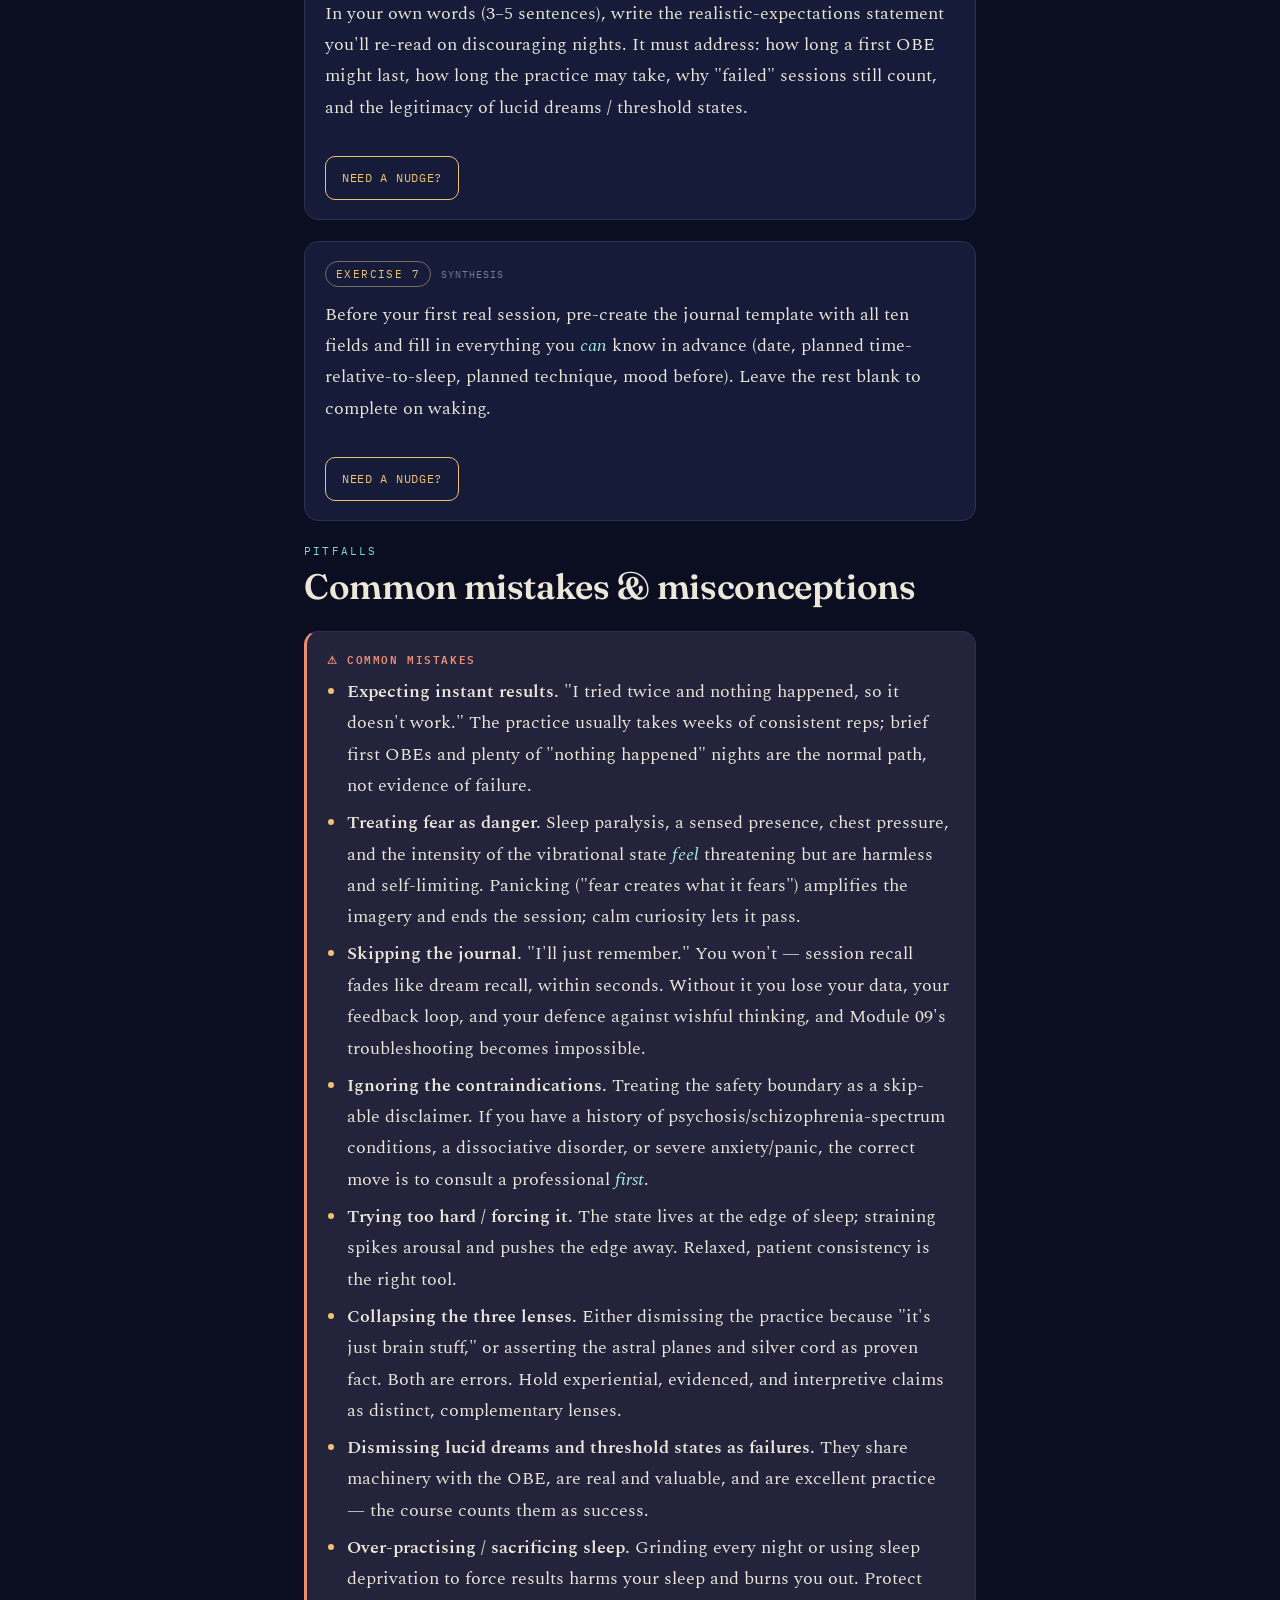
<file: docs/00-orientation.html>
<!doctype html>
<html lang="en" data-theme="dark">
<head>
  <meta charset="utf-8">
  <meta name="viewport" content="width=device-width, initial-scale=1, viewport-fit=cover">
  <title>00 · Orientation — Astral Projection</title>
  <meta name="description" content="What astral projection and the out-of-body experience are — in the tradition and in science — plus setting up your space, starting a structured journal, safety boundaries and contraindications, and forming realistic expectations.">
  <link rel="preconnect" href="https://fonts.googleapis.com">
  <link rel="preconnect" href="https://fonts.gstatic.com" crossorigin>
  <link rel="stylesheet" href="assets/css/main.css">
  <link rel="icon" href="favicon.svg" type="image/svg+xml">
</head>
<body data-module="00-orientation">
  <div class="skyfield"></div>
  <a class="skip-link" href="#main">Skip to content</a>

  <header class="site-header"><div class="site-header__bar">
    <a class="brand" href="index.html" aria-label="Astral Projection — home">
      <span class="brand__mark" aria-hidden="true">
        <svg viewBox="0 0 32 32" fill="none"><circle cx="16" cy="16" r="13" stroke="var(--accent)" stroke-width="1.3" opacity=".5"/><path d="M21 7a10 10 0 1 0 4 9.5A8 8 0 0 1 21 7Z" fill="var(--accent)"/><circle cx="24.5" cy="11" r="1.1" fill="var(--accent-2)"/><circle cx="8" cy="22" r="1" fill="var(--accent-2)"/></svg>
      </span>
      <span>Astral Projection<small>Zero → Hero</small></span>
    </a>
    <span class="header-spring"></span>
    <span class="header-progress"><span class="label" data-mini-pct>0%</span>
      <span class="mini-track"><span class="mini-fill" data-mini-fill></span></span></span>
    <button class="icon-btn" data-search-open aria-label="Search the course">⌕</button>
    <button class="icon-btn" data-theme-toggle aria-label="Toggle light or dark theme"><span data-theme-icon>☼</span></button>
    <button class="icon-btn" data-nav-open aria-label="Open module menu">☰</button>
  </div></header>

  <!-- nav sheet -->
  <div class="navsheet" aria-hidden="true">
    <div class="navsheet__scrim" data-nav-close></div>
    <nav class="navsheet__panel" aria-label="Course modules">
      <div style="display:flex;justify-content:space-between;align-items:center">
        <h3 style="margin-top:0">Course map</h3>
        <button class="icon-btn" data-nav-close aria-label="Close menu">✕</button>
      </div>
      <a data-module="home" href="index.html"><span class="num"><span>◆</span></span> Course home</a>
      <h3>Start here</h3>
      <a data-module="00-orientation" href="00-orientation.html" aria-current="page"><span class="num"><span>00</span></span> Orientation</a>
      <h3>Modules</h3>
      <a data-module="01-relaxation-and-body-awareness" href="01-relaxation-and-body-awareness.html"><span class="num"><span>01</span></span> Relaxation & Body Awareness</a>
      <a data-module="02-threshold-and-sleep-timing" href="02-threshold-and-sleep-timing.html"><span class="num"><span>02</span></span> The Threshold & Timing</a>
      <a data-module="03-energy-and-vibrational-state" href="03-energy-and-vibrational-state.html"><span class="num"><span>03</span></span> Energy & the Vibrational State</a>
      <a data-module="04-focus-and-quieting-the-mind" href="04-focus-and-quieting-the-mind.html"><span class="num"><span>04</span></span> Focus & Quieting the Mind</a>
      <a data-module="05-separation-and-exit-techniques" href="05-separation-and-exit-techniques.html"><span class="num"><span>05</span></span> The Exit Techniques</a>
      <a data-module="06-stabilizing-and-fear-management" href="06-stabilizing-and-fear-management.html"><span class="num"><span>06</span></span> Stabilization & Fear</a>
      <a data-module="07-navigation-and-the-environment" href="07-navigation-and-the-environment.html"><span class="num"><span>07</span></span> Navigation & the Environment</a>
      <a data-module="08-return-grounding-and-journaling" href="08-return-grounding-and-journaling.html"><span class="num"><span>08</span></span> Return, Grounding & Journaling</a>
      <a data-module="09-troubleshooting-and-reliable-practice" href="09-troubleshooting-and-reliable-practice.html"><span class="num"><span>09</span></span> Troubleshooting & Practice</a>
      <a data-module="10-advanced-practice-tradition-and-science" href="10-advanced-practice-tradition-and-science.html"><span class="num"><span>10</span></span> Advanced Practice & Science</a>
      <h3>Finish</h3>
      <a data-module="capstone" href="capstone.html"><span class="num"><span>★</span></span> Capstone: 30-Day Practice</a>
      <a data-module="reference" href="reference.html"><span class="num"><span>✦</span></span> Reference & Flashcards</a>
    </nav>
  </div>

  <!-- search -->
  <div class="searchbox" role="dialog" aria-modal="true" aria-label="Search">
    <div class="search-panel">
      <input type="search" placeholder="Search modules…  (press / anywhere)" aria-label="Search modules">
      <div class="search-results"></div>
    </div>
  </div>

  <main id="main" class="wrap">
    <div class="layout">
      <article class="content">

        <header class="module-header">
          <p class="kicker"><span class="module-no">MODULE 00</span> <span class="module-rung">Orientation</span></p>
          <h1>Orientation: What This Is, and How to Practice Safely</h1>
          <p class="module-promise">Understand what astral projection is — both as the tradition frames it <em>and</em> as science describes it — set up your space, journal, and safety boundaries, and form healthy expectations before you attempt anything.</p>
          <div class="objectives">
            <h2>By the end you can</h2>
            <ul>
              <li>Explain what <span class="term" data-term="astral projection">astral projection</span> / an <span class="term" data-term="obe">OBE</span> is in both lenses — the tradition's framing and the grounded view — and keep <span class="tag tag-experiential">experiential</span>, <span class="tag tag-evidenced">evidenced</span>, and <span class="tag tag-interpretive">interpretive</span> claims clearly apart.</li>
              <li>Place the OBE in its family of sleep-boundary states — <span class="term" data-term="hypnagogia">hypnagogia</span>, <span class="term" data-term="sleep paralysis">sleep paralysis</span>, <span class="term" data-term="lucid dream">lucid dreaming</span>, and altered bodily self-consciousness.</li>
              <li>Set up a dedicated practice space and start a structured journal you capture immediately on waking.</li>
              <li>State and apply the safety boundaries — who should defer, why fear is uncomfortable but not dangerous, and your stop conditions.</li>
              <li>Hold realistic expectations so a discouraging night reads as data, not failure.</li>
            </ul>
          </div>
          <p class="prereq-row">Prerequisites: <span class="chip">None — this is the entry point</span></p>
        </header>

        <section id="reading-the-claim-labels" data-track-section="reading-the-claim-labels">
          <p class="lesson-eyebrow">Lesson 1</p>
          <h2>How to read this course: three labels you keep apart</h2>
          <p>Throughout this whole course, and starting right here, you'll see three labels used deliberately. Learn them now, because keeping them apart is the single most important intellectual habit you can build for this practice.</p>
          <ul>
            <li><span class="tag tag-experiential">experiential</span> — what practitioners <em>report</em>. Subjective, vivid, real <em>to the person who had it</em>, but not externally verified. ("I felt myself lift up out of my body and float near the ceiling.")</li>
            <li><span class="tag tag-evidenced">evidenced</span> — what is supported by published science. ("Stimulating the right <span class="term" data-term="tpj">temporoparietal junction</span> can reliably induce out-of-body-like sensations.")</li>
            <li><span class="tag tag-interpretive">interpretive</span> — the metaphysical <em>framing</em> a tradition places on the experience. Useful, often beautiful, but not established fact and not asserted here as fact. ("The <span class="term" data-term="silver cord">silver cord</span> tethers your astral body to your physical body.")</li>
          </ul>
          <p>These three never get collapsed into each other. When you can say <em>"this part I felt, this part is measured, this part is the story I'm using to make sense of it,"</em> you are practicing both honestly and safely. That habit is the backbone of the entire course.</p>
          <p>It is tempting to skip orientation and jump straight to "how do I leave my body." Resist that. Everything later in the course writes into the foundation you build here: the journal you start now is the instrument Module 02 (timing) and Module 09 (troubleshooting) depend on; the safety boundaries set here recur in every module; and the expectations you form now decide whether you'll still be practising in a month.</p>
        </section>

        <section id="what-is-astral-projection" data-track-section="what-is-astral-projection">
          <p class="lesson-eyebrow">Lesson 2</p>
          <h2>What is astral projection / an OBE?</h2>
          <p>Start with the plain description, because the <em>experience</em> is the thing everyone across every viewpoint agrees actually happens — they only disagree about what it <em>means</em>.</p>
          <p><span class="tag tag-experiential">experiential</span> An <span class="term" data-term="obe">out-of-body experience (OBE)</span> is the experience of seeming to perceive the world, including sometimes your own physical body, from a location outside that body. People report "floating up," seeing the room from near the ceiling, looking down at themselves, or moving through their home while their physical body lies in bed. The experience is typically vivid, emotionally charged, and feels at least as real as ordinary waking life — often <em>more</em> real.</p>
          <p><span class="term" data-term="astral projection">Astral projection</span> is one <em>interpretation</em> of that experience plus a set of techniques for inducing it deliberately. The writer Robert Monroe is widely credited with popularising the more neutral phrase "out-of-body experience" in his 1971 book <em>Journeys Out of the Body</em>, and with introducing the idea that you can <em>self-induce</em> the state rather than only stumble into it.</p>

          <p>Now the two lenses, kept distinct — this duality is the course's signature move.</p>
          <div class="lenses">
            <div class="lens lens-tradition">
              <h4>The tradition holds</h4>
              <p class="muted"><span class="tag tag-interpretive">interpretive</span> You have a non-physical "astral body" that can separate from the physical body and travel — within your room, around the world, or through other "planes" of reality. A <span class="term" data-term="silver cord">silver cord</span> is said to tether the astral body to the physical one so you can always return. Teachers in this lineage include <strong>Robert Monroe</strong> (The Monroe Institute), <strong>William Buhlman</strong> (<em>Adventures Beyond the Body</em>), and <strong>Robert Bruce</strong> (<em>Astral Dynamics</em>). This course teaches their techniques <em>faithfully</em> — because they work as methods — while being clear the astral body, the cord, and the "planes" are framing, not established fact.</p>
            </div>
            <div class="lens lens-grounded">
              <h4>The grounded view</h4>
              <p class="muted"><span class="tag tag-evidenced">evidenced</span> Your brain constructs your sense of <em>where "you" are located</em> by integrating vision, the vestibular (inner-ear balance) system, proprioception (your felt sense of where your limbs are), and touch — substantially at the <span class="term" data-term="tpj">temporoparietal junction (TPJ)</span>. Olaf Blanke and colleagues showed that electrically stimulating the right TPJ could <em>reliably induce</em> OBE-like sensations. <span class="tag tag-interpretive">interpretive</span> The grounded reading: an OBE is what it feels like from the inside when the brain's model of "where I am" de-couples from the physical body — striking evidence about how the brain builds the self, not that a separable soul left the room.</p>
            </div>
          </div>
          <p><strong>Holding both.</strong> These are complementary lenses, not a debunking. You can practise the tradition's techniques wholeheartedly <em>and</em> hold the grounded view. The tradition holds that the silver cord guarantees you can always find your way home; the grounded view notes the felt certainty of return is a genuinely useful, anxiety-reducing anchor regardless of mechanism — and your physical body never actually goes anywhere, so there is nowhere to be stranded.</p>
          <div class="callout callout-note">
            <p class="callout-title">✦ Non-claim (binding)</p>
            <p style="margin:0">This course does <strong>not</strong> claim you travel to real, external locations that can be independently verified. Reported perceptions of "the environment" are treated as <span class="tag tag-experiential">experiential</span>, never as proof of remote viewing or of a separable soul.</p>
          </div>
        </section>

        <section id="family-of-states" data-track-section="family-of-states">
          <p class="lesson-eyebrow">Lesson 3</p>
          <h2>The overlap: hypnagogia, sleep paralysis, lucid dreaming</h2>
          <p>Here's the key orienting insight of the whole course: <strong>the OBE doesn't sit alone.</strong> It overlaps with a cluster of well-studied states that happen at the borders of sleep. Understanding the family is what makes the practice learnable (you know what edge you're aiming for) <em>and</em> safe (you recognise the scary-feeling parts as normal).</p>
          <ul>
            <li><span class="tag tag-evidenced">evidenced</span> <strong><span class="term" data-term="hypnagogia">Hypnagogia</span>.</strong> The transitional state at <em>sleep onset</em> — the drifting between waking and sleep with spontaneous imagery (faces, landscapes, geometric patterns), odd sounds, a falling sensation, or fragmentary dreamlike thoughts, while still partly aware. (The waking-up equivalent is <em>hypnopompia</em>.) This threshold is the target zone for most projection techniques: "mind awake, body asleep." You'll learn to hold it deliberately in Module 02.</li>
            <li><span class="tag tag-evidenced">evidenced</span> <strong>REM sleep and <span class="term" data-term="rem atonia">REM atonia</span>.</strong> <span class="term" data-term="rem">REM</span> (rapid-eye-movement) sleep is the stage where most vivid dreaming happens. During REM your brain actively paralyses most voluntary muscles — this is REM atonia — so you don't act out your dreams. Normally atonia switches off before you become conscious, so you never notice it.</li>
            <li><span class="tag tag-evidenced">evidenced</span> <strong><span class="term" data-term="sleep paralysis">Sleep paralysis</span>.</strong> A brief mixed state in which waking awareness returns <em>while REM atonia is still active</em>. You're awake and aware, but you can't move, and the dreamlike imagery of REM leaks into the waking room. About <strong>8% of people</strong> experience it at least once (higher in students and some clinical groups — up to ~30%). Roughly <strong>three quarters of episodes include hallucinations</strong>, sorted into three recognisable types: a sensed <strong>intruder</strong> or threatening presence; an <strong>incubus</strong> sensation of chest pressure or difficulty breathing; and <strong>vestibular-motor</strong> sensations — floating, flying, or feeling yourself lift out of your body. That last category is, neurologically, very close to the OBE. Sleep paralysis can feel terrifying, but it is <strong>medically harmless</strong> and <strong>passes on its own</strong>, usually within seconds to a couple of minutes. You'll learn to meet it calmly in Module 06 — but it's introduced here, on purpose, so it never blindsides you.</li>
            <li><span class="tag tag-evidenced">evidenced</span> <strong><span class="term" data-term="lucid dream">Lucid dreaming</span>.</strong> A dream in which you <em>know you're dreaming</em> and can, to a degree, think and choose within it. In the 1980s Stephen LaBerge had lucid dreamers signal <em>from inside a dream</em> using prearranged eye movements while EEG confirmed they were genuinely asleep in REM. For this course, the lucid dream is the honest, well-evidenced <strong>grounded equivalent</strong> of an "astral journey": when a "true exit" doesn't happen, a stabilised lucid dream lets you practise the very same navigation skills — and it counts as a real success, not a consolation prize.</li>
            <li><span class="tag tag-evidenced">evidenced</span> <strong>Altered bodily self-consciousness.</strong> The umbrella term for experimentally-induced shifts in <em>where and what you feel your body to be</em> — the TPJ/multisensory work above, plus lab illusions (rubber-hand, full-body) showing the felt self can be relocated by manipulating sensory input. This is the scientific home base for understanding OBE sensations.</li>
          </ul>
          <p><strong>Why grouping them matters.</strong> These states share machinery (the sleep–wake boundary, REM, the brain's body model). Knowing the family means: you know what you're aiming for, you recognise floating, vibrations, or a sensed presence as expected phenomena rather than emergencies, and you have honest, achievable fallback outcomes — a vivid threshold state, a lucid dream — instead of an all-or-nothing fantasy.</p>
          <div class="callout callout-science">
            <p class="callout-title">◎ A gentle first taste</p>
            <p>You don't have to wait to <em>feel</em> the threshold. Below is the course's guided session player set to its gentlest preset — a breathing orb that paces your breath while a descent meter tracks you from awake toward the edge. No exit, no pressure; just relaxation. Try it now, eyes-open, to learn the controls before you ever use it lying down.</p>
            <div data-session-player="relaxation"></div>
          </div>
        </section>

        <section id="practice-space" data-track-section="practice-space">
          <p class="lesson-eyebrow">Lesson 4</p>
          <h2>Setting up a dedicated practice space</h2>
          <p>You don't need anything exotic. The goal of the space is to make it easy to relax deeply and stay still while keeping a thread of awareness — and to remove the small frictions that quietly sabotage a session. A good practice space is:</p>
          <ul>
            <li><strong>Quiet and interruption-proof.</strong> Phone on Do Not Disturb (or out of the room). Tell anyone in the home you're not to be disturbed for ~30–45 minutes. Unpredictable noise is the enemy; steady, dull background sound is fine and can help.</li>
            <li><strong>Dark or dim.</strong> Light leaking through eyelids keeps the brain in "day mode." A dark room or a comfortable eye mask helps.</li>
            <li><strong>Cool but not cold.</strong> Slightly cool with a light cover. Too warm and you fall straight asleep; too cold and you can't settle.</li>
            <li><strong>Comfortable but not your deepest-sleep setup.</strong> Most beginners practise lying on the back (supine), arms at the sides. Comfortable enough to relax completely, but ideally <em>not</em> the exact position in which you instantly black out — because the whole skill is staying mentally awake while the body sleeps.</li>
            <li><strong>Journal within arm's reach.</strong> A notebook and pen, or a notes app, <em>right beside you</em> — because the single biggest threat to your data is the few seconds of fade between waking and reaching for something across the room.</li>
          </ul>
          <p>Optional, not required: some practitioners use audio — for example The Monroe Institute's <span class="term" data-term="hemi-sync">Hemi-Sync</span> recordings — as a relaxation aid. It's a tool, not a requirement. For now, a plain quiet space is completely sufficient.</p>
          <div class="callout callout-note">
            <p class="callout-title">✦ One thing to decide now</p>
            <p style="margin:0"><em>Where</em> and <em>when</em> you will practise. Pick a specific spot and a realistic window (this matters more in Module 02, where timing relative to sleep becomes a technique). Writing it down is your first journal-adjacent commitment.</p>
          </div>
        </section>

        <section id="practice-journal" data-track-section="practice-journal">
          <p class="lesson-eyebrow">Lesson 5</p>
          <h2>Starting a structured practice journal</h2>
          <p>The journal is the most important tool in this entire course. It is your memory (sessions fade <em>fast</em> on waking, like ordinary dreams), your feedback loop (it's how you'll diagnose plateaus in Module 09), and your honesty check (it keeps wishful thinking from rewriting what actually happened).</p>
          <p><strong>Capture entries immediately on waking, before you move much or check your phone</strong> — recall decays within seconds to minutes. Keep it brief enough that you'll actually do it every time. Use these exact fields for every session:</p>
          <pre>SESSION JOURNAL — copy this template

Date:                 Calendar date of the session.
Time relative to sleep: Where it sat relative to sleep —
                      e.g. "before sleep", "WBTB after ~5 h,
                      awake 15 min", "spontaneous on waking 6:10am".
                      (Highest-value field for later modules.)
Technique:            What you actually did (relaxation + counting,
                      lay still after WBTB, later an exit technique).
Sensations:           Raw phenomena — heaviness, tingling, vibrations,
                      floating, sounds, imagery, sensed presence,
                      chest pressure. Describe, don't interpret.
Depth (0–5):          0 distracted/never settled · 1 relaxed body ·
                      2 clear hypnagogic threshold (imagery/drift) ·
                      3 strong threshold + body sensations ·
                      4 vibrational state / sleep-paralysis-type state ·
                      5 separation / OBE / lucid dream.
Fear & handling:      Did fear arise? What kind, how strong, and
                      what you did with it.
Outcome:              Fell asleep, woke, brief threshold, lucid dream,
                      partial exit, full OBE, aborted on purpose, etc.
Mood before / after:  Two quick readings (a word or 0–10).
One adjustment:       A single concrete change to try next time. One.</pre>
          <p>That last field — <strong>one adjustment</strong> — turns the journal from a diary into a training instrument. One variable at a time is how you'll actually improve, and the discipline pays off fully in Module 09.</p>
        </section>

        <section id="safety-and-contraindications" data-track-section="safety-and-contraindications">
          <p class="lesson-eyebrow">Lesson 6</p>
          <h2>Safety boundaries and contraindications</h2>
          <p>Safety in this course is woven in from the start, not bolted on. Two parts: who should pause and get professional input first, and the core principle about fear.</p>
          <div class="callout callout-safety">
            <p class="callout-title">⚠ Who should defer or avoid intensive practice — consult a professional first</p>
            <p>This practice deliberately induces altered, dissociation-adjacent states and works at the edge of sleep where vivid, sometimes frightening imagery appears. For most people that's safe and self-limiting. But it is <strong>not appropriate to undertake intensively without professional guidance</strong> if you have:</p>
            <ul>
              <li>a <strong>history of psychosis or a schizophrenia-spectrum condition</strong> — the practice cultivates vivid perceptions that aren't externally shared and blurs the line between perception and imagination, the wrong direction for these conditions;</li>
              <li>a <strong>dissociative disorder</strong> — the practice intentionally induces dissociation-adjacent states, which can be destabilising;</li>
              <li><strong>severe anxiety or panic disorder</strong> — sleep-paralysis and vibrational states can trigger intense fear responses.</li>
            </ul>
            <p style="margin-bottom:0">If any of these apply to you, <strong>talk to a qualified mental-health professional before doing the intensive practices in this course</strong>, and follow their guidance about whether and how to proceed. This is a real boundary, not a disclaimer to skim past.</p>
          </div>
          <p><strong>Three things this course is clear about:</strong></p>
          <ol>
            <li><strong>Fear is uncomfortable, not dangerous.</strong> The frightening edges — <span class="term" data-term="sleep paralysis">sleep paralysis</span>, a sensed presence, chest pressure, the intensity of the <span class="term" data-term="vibrational state">vibrational state</span> — <em>feel</em> alarming but are physiologically harmless and self-limiting. You are lying safely in your bed the entire time. A core principle (developed fully in Module 06) is <strong>"fear creates what it fears"</strong>: panic amplifies the unpleasant imagery and ends sessions, while calm curiosity lets them pass.</li>
            <li><strong>This is not a substitute for therapy or medical care.</strong> The course makes <strong>no</strong> health, healing, or diagnostic claims. It will not treat anxiety, depression, trauma, or anything else. If you're struggling with your mental health, that deserves real care — this practice is not it.</li>
            <li><strong>You have stop conditions.</strong> If practice produces <em>persistent</em> distress, lingering dissociation that doesn't resolve with <span class="term" data-term="grounding">grounding</span>, worsening sleep, or anything that bleeds into and harms your daily life — <strong>stop, ground, and step back</strong>, and seek support if it continues. Backing off is a skill, not a failure.</li>
          </ol>
          <div class="callout callout-note">
            <p class="callout-title">✦ No drugs, no sleep deprivation as technique</p>
            <p style="margin:0">This course never uses substances or unhealthy sleep restriction to force results. The timing method you'll meet later (<span class="term" data-term="wbtb">WBTB</span>) is specifically framed to <em>protect</em> your overall sleep, and over-practice is actively discouraged.</p>
          </div>
        </section>

        <section id="realistic-expectations" data-track-section="realistic-expectations">
          <p class="lesson-eyebrow">Lesson 7</p>
          <h2>Realistic expectations</h2>
          <p>More beginners quit over mismatched expectations than over any technical difficulty. Calibrate now.</p>
          <ul>
            <li><strong>A first OBE may last only seconds.</strong> Early separations are typically brief — a few seconds before you snap back to the body. That's not failure; that's the normal first rung. Module 06 is entirely about extending those seconds.</li>
            <li><strong>It commonly takes weeks of consistent practice.</strong> Some people get there in days; many take weeks or longer; some mainly experience vivid lucid dreams or deep threshold states instead. The variable most under your control is <em>consistent, low-pressure practice</em> — not effort or strain.</li>
            <li><strong>"Failed" sessions still build the skill.</strong> A session where you "only" relaxed deeply, reached the threshold, or fell asleep still trained relaxation, threshold-recognition, and the habit. There is no wasted session — only data and reps.</li>
            <li><strong>Lucid dreams and deep threshold states are legitimate outcomes, not consolation prizes.</strong> Because of the shared machinery, these are real, valuable results and excellent practice grounds. The course treats them as success.</li>
            <li><strong>Trying too hard backfires.</strong> The state you want sits right at the edge of sleep, and <em>straining</em> for it spikes arousal and pushes the edge away. Relaxed, curious, patient, consistent — that's the posture that works.</li>
          </ul>
        </section>

        <section id="worked-examples" data-track-section="worked-examples">
          <p class="lesson-eyebrow">Worked examples</p>
          <h2>Two concrete walk-throughs</h2>

          <div class="worked-example">
            <h3>Worked Example A — A filled-in sample journal entry</h3>
            <p>A realistic early-stage entry. Notice it is an honest "depth 2–3" night — no OBE — and it's still useful. Notice especially how sensations are <em>described</em>, not interpreted, and how fear handling and the one adjustment are recorded.</p>
            <pre>Date:                 2026-06-18
Time relative to sleep: WBTB — woke 4:50am after ~5 h, stayed up
                      ~20 min (water, dim light, read), lay back down
                      ~5:12am with intention to stay aware.
Technique:            Progressive relaxation (head to toes), then lay
                      still on my back counting breaths and "watching"
                      the dark behind my eyes.
Sensations:           Strong heaviness in the legs by ~10 min. Faint
                      tingling in the hands. Drifting shapes and a brief
                      image of a hallway (didn't try to grab it). One
                      falling/jolt feeling.
Depth:                3 (clear threshold + body sensations; no vibrations,
                      no separation).
Fear & handling:      Mild. The falling-jolt startled me and I tensed.
                      Reminded myself it's a normal hypnagogic jerk,
                      exhaled slowly, re-softened. It passed.
Outcome:              Drifted toward sleep ~25 min and dozed off; woke
                      naturally 6:30am. No exit, no lucid dream.
Mood before / after:  Before: calm, 6/10, curious. After: relaxed, 7/10,
                      encouraged the imagery showed up.
One adjustment:       Next time, when the hallway image appears, keep
                      watching it passively a little longer instead of
                      snapping back to counting — see if it stabilises.</pre>
            <p><strong>Why this is a good entry:</strong> it captures <em>time relative to sleep</em> precisely (gold for later), separates raw sensation from interpretation, logs that fear arose and exactly how it was handled, and ends with <em>one</em> testable change. A textbook "successful failed session" — no OBE, real skill built, clear next step.</p>
          </div>

          <div class="worked-example">
            <h3>Worked Example B — A sample "first week" expectation timeline</h3>
            <p>What a realistic, <em>healthy</em> first week can look like for a beginner running ~4–5 short sessions and journalling each. The point is to model what normal early progress actually feels like so you don't mistake it for failure.</p>
            <ul>
              <li><strong>Day 1.</strong> Set up space and journal. Tried a relaxation session before bed; mind busy, fidgeted, fell asleep. <em>Depth 1.</em> — You established the space, started the journal, got your first rep. The busy mind is your honest baseline.</li>
              <li><strong>Day 2.</strong> Relaxed more easily. Strong heaviness in the limbs and some warmth. No imagery yet. <em>Depth 1–2.</em> — Relaxation is becoming faster and deeper, the physical platform for everything later.</li>
              <li><strong>Day 3.</strong> Rest day (protect your sleep — don't grind). — Recovery and normal sleep are part of the method, not a break from it.</li>
              <li><strong>Day 4.</strong> First clear hypnagogic imagery — drifting colours and a face. Got excited, which woke you. <em>Depth 2.</em> — You found the threshold <em>and</em> learned firsthand how excitement breaks the state.</li>
              <li><strong>Day 5.</strong> Threshold again, calmer. Faint tingling. Fell asleep. <em>Depth 2–3.</em> — You're starting to <em>hold</em> the edge instead of bouncing off it.</li>
              <li><strong>Day 6.</strong> Tried a WBTB-style session. Deep threshold, very vivid imagery, almost a short lucid dream moment. <em>Depth 3.</em> — Timing relative to sleep made the threshold far more accessible — a direct preview of Module 02.</li>
              <li><strong>Day 7.</strong> Reviewed the week's journal. Noticed your best sessions were after WBTB and when you didn't strain. — The feedback loop is working: a <em>personal pattern</em> from your own data. That's the real Week-1 win.</li>
            </ul>
            <p><strong>Realistic Week-1 outcome:</strong> likely <strong>no full OBE</strong> — and that is completely on track. You've built the space and journal habit, learned to relax on demand, found the hypnagogic threshold, felt the first body sensations, discovered firsthand that excitement and strain break the state, and gotten one data-driven insight about your own practice. That is a successful first week by this course's standard.</p>
          </div>
        </section>

        <section id="exercises" data-track-section="exercises">
          <p class="lesson-eyebrow">Exercises</p>
          <h2>Work these in order — try each before opening the solution</h2>

          <div class="exercise" data-hints>
            <div class="exercise-head"><span class="exercise-no">Exercise 1</span><span class="exercise-diff">Warm-up</span></div>
            <p class="exercise-q">Label each statement <span class="tag tag-experiential">experiential</span>, <span class="tag tag-evidenced">evidenced</span>, or <span class="tag tag-interpretive">interpretive</span>: (1) "During my session I floated up and saw my body lying on the bed." (2) "The silver cord keeps the astral body connected to the physical body." (3) "Stimulating the right temporoparietal junction can induce out-of-body-like sensations." (4) "Sleep paralysis is waking awareness occurring while REM atonia is still active."</p>
            <div class="hint-step" data-step="hint">Ask of each: is this something a person <em>felt</em>, something <em>measured by science</em>, or a <em>story/framing</em> a tradition uses to explain it?</div>
            <div class="hint-step" data-step="hint">Statements (3) and (4) describe mechanisms a lab can test or observe. One of the remaining two is a personal report; the other is metaphysical framing.</div>
            <div class="hint-step" data-step="solution">(1) <strong>experiential</strong> — a personal report, real to the person, not externally verified. (2) <strong>interpretive</strong> — the tradition's metaphysical framing; not an established fact. (3) <strong>evidenced</strong> — supported by published neuroscience (Blanke and colleagues). (4) <strong>evidenced</strong> — a well-established description of the sleep mechanism. <em>Why:</em> the whole course depends on keeping these three categories apart — if you can sort statements cleanly, you can practise the tradition wholeheartedly without mistaking its stories for proven facts.</div>
          </div>

          <div class="exercise" data-hints>
            <div class="exercise-head"><span class="exercise-no">Exercise 2</span><span class="exercise-diff">Hands-on</span></div>
            <p class="exercise-q">Choose and prepare your actual practice spot — quiet/interruption-proof, dim, cool, comfortable-but-not-instant-sleep, journal within arm's reach. Then write a 3–4 sentence journal-adjacent note recording <em>where</em> and <em>when</em> you'll practise and what you adjusted.</p>
            <div class="hint-step" data-step="hint">Walk the five requirements one at a time and physically fix each: silence the phone, dim the light, set the temperature, choose a posture, place the journal.</div>
            <div class="hint-step" data-step="solution">A complete answer names a specific location and a realistic recurring window and confirms each requirement. Example: <em>"Practice spot: my bedroom, lying on my back, light eye mask on. Window: before sleep on weeknights, plus one WBTB attempt on a weekend morning. Adjustments: phone on Do Not Disturb in the next room; notebook + pen on the nightstand within reach; window cracked so the room is slightly cool."</em> <em>Why:</em> a pre-decided space and time removes the small frictions that quietly kill consistency, and committing to a window (especially one allowing WBTB) sets you up for Module 02. Writing it down is your first real journal rep.</div>
          </div>

          <div class="exercise" data-hints>
            <div class="exercise-head"><span class="exercise-no">Exercise 3</span><span class="exercise-diff">Hands-on</span></div>
            <p class="exercise-q">Create the first entry in your journal: a short "intentions" entry. State (a) why you're doing this, (b) the schedule you're committing to <em>that protects your normal sleep</em>, and (c) one sentence of realistic expectation.</p>
            <div class="hint-step" data-step="hint">Be honest about your motivation, pick a schedule you can actually sustain without cutting sleep, and let the expectation line admit that a full OBE may be weeks away.</div>
            <div class="hint-step" data-step="solution">A strong entry is honest, sustainable, and free of fantasy. Example: <em>"Intentions — 2026-06-21. I want to explore the threshold of sleep and have an OBE or at least vivid lucid dreams, out of curiosity about consciousness. Commitment: 4 short sessions/week before bed plus one weekend WBTB, and I won't sacrifice normal sleep. Realistic expectation: I probably won't have a full OBE for weeks; deep threshold states and lucid dreams count as real success; every session — even the 'failed' ones — is a rep that builds the skill."</em> <em>Why:</em> naming your motivation sustains you through dry spells; a sleep-protecting schedule prevents burnout and the temptation to use sleep deprivation as a shortcut; and a written realistic expectation inoculates you against the #1 reason beginners quit.</div>
          </div>

          <div class="exercise" data-hints>
            <div class="exercise-head"><span class="exercise-no">Exercise 4</span><span class="exercise-diff">Core</span></div>
            <p class="exercise-q">Honestly check yourself against the contraindication list — history of psychosis/schizophrenia-spectrum condition, a dissociative disorder, severe anxiety/panic disorder — and write down the result plus your stop conditions.</p>
            <div class="hint-step" data-step="hint">There are two correct shapes of answer depending on whether any item applies. Either way you must also record your stop conditions.</div>
            <div class="hint-step" data-step="solution"><strong>If none apply:</strong> record that, and still note your stop conditions, e.g. <em>"None of the contraindications apply to me. Stop conditions: if I get persistent distress, dissociation that doesn't clear after grounding, worsening sleep, or anything bleeding badly into daily life, I stop, ground, and step back — and seek support if it continues."</em> <strong>If one or more apply:</strong> the correct answer is <strong>not</strong> to proceed with intensive practice yet — record that you'll consult a qualified mental-health professional first and follow their guidance, and that this practice is not a substitute for therapy or medical care. <em>Why:</em> this practice deliberately induces altered, dissociation-adjacent states at the edge of sleep; for most people that's safe, but for the listed conditions it can be destabilising, so professional input comes first. Knowing your stop conditions <em>before</em> you start is what keeps a harmless practice harmless.</div>
          </div>

          <div class="exercise" data-hints>
            <div class="exercise-head"><span class="exercise-no">Exercise 5</span><span class="exercise-diff">Apply the science</span></div>
            <p class="exercise-q">A beginner writes: "I woke in the night, couldn't move at all, felt something pressing on my chest and a presence in the room, and felt like I was floating. I was terrified something was attacking me." Using only this module: (a) name the state, (b) name the mechanism, (c) identify which of the three known hallucination categories appear, and (d) say whether it was dangerous and why.</p>
            <div class="hint-step" data-step="hint">Awake but can't move, with dream imagery in the room — which sleep-boundary state is that? Then match each detail (chest pressure, presence, floating) to a named category.</div>
            <div class="hint-step" data-step="solution">(a) <strong>Sleep paralysis.</strong> (b) <strong>Mechanism:</strong> waking awareness returned while REM atonia was still active, so the person was conscious but couldn't move, and REM dream imagery leaked into the waking room. (c) <strong>Categories present:</strong> <em>incubus</em> (chest pressure), <em>intruder</em> (sensed presence), and <em>vestibular-motor</em> (floating). (d) <strong>Not dangerous</strong> — sleep paralysis is medically harmless and self-limiting, passing on its own in seconds to a couple of minutes; the terror is the brain's threat-response to the imagery, not evidence of real harm. <em>Why:</em> recognising this cluster as sleep paralysis — and as harmless — is exactly what turns a terrifying ambush into a manageable, even useful, doorway.</div>
          </div>

          <div class="exercise" data-hints>
            <div class="exercise-head"><span class="exercise-no">Exercise 6</span><span class="exercise-diff">Core</span></div>
            <p class="exercise-q">In your own words (3–5 sentences), write the realistic-expectations statement you'll re-read on discouraging nights. It must address: how long a first OBE might last, how long the practice may take, why "failed" sessions still count, and the legitimacy of lucid dreams / threshold states.</p>
            <div class="hint-step" data-step="hint">Cover all four required points, and write it in language <em>you</em> would actually believe at 3am after a flat session.</div>
            <div class="hint-step" data-step="solution">A strong statement hits all four points honestly. Example: <em>"A first OBE might last only a few seconds before I snap back, and that's the normal first rung, not a failure. It may take weeks of relaxed, consistent practice to get there — some people take longer, and that's fine. Every session counts: even when I 'only' relax deeply, reach the threshold, or fall asleep, I'm still building real skill and data. Vivid lucid dreams and deep threshold states are legitimate successes in their own right, not consolation prizes — and trying too hard backfires, because the state lives right at the edge of sleep where strain pushes it away."</em> <em>Why:</em> mismatched expectations are the #1 reason beginners quit; a statement in your own words that you actually re-read reframes a discouraging night as a normal data point and keeps you in the practice long enough to improve.</div>
          </div>

          <div class="exercise" data-hints>
            <div class="exercise-head"><span class="exercise-no">Exercise 7</span><span class="exercise-diff">Synthesis</span></div>
            <p class="exercise-q">Before your first real session, pre-create the journal template with all ten fields and fill in everything you <em>can</em> know in advance (date, planned time-relative-to-sleep, planned technique, mood before). Leave the rest blank to complete on waking.</p>
            <div class="hint-step" data-step="hint">List every field from Lesson 5 first, then ask of each: "could I honestly know this <em>before</em> I lie down?" Fill only those; mark the volatile ones for waking.</div>
            <div class="hint-step" data-step="solution">A correct answer reproduces all ten fields — <strong>Date, Time relative to sleep, Technique, Sensations, Depth, Fear &amp; handling, Outcome, Mood before / after, One adjustment</strong> — with the knowable ones pre-filled. Example skeleton: <em>Date: 2026-06-22 · Time relative to sleep: before sleep, ~11:15pm · Technique: head-to-toe progressive relaxation, then lie still counting breaths · Sensations: [on waking] · Depth: [on waking] · Fear &amp; handling: [on waking] · Outcome: [on waking] · Mood before: calm, 6/10 — after: [on waking] · One adjustment: [on waking].</em> <em>Why:</em> pre-filling the knowable fields means that on waking — when recall fades within seconds — you only have to capture the volatile parts fast, before they evaporate. This single habit is what keeps your data trustworthy enough for Module 09 to use later.</div>
          </div>
        </section>

        <section id="common-mistakes" data-track-section="common-mistakes">
          <p class="lesson-eyebrow">Pitfalls</p>
          <h2>Common mistakes &amp; misconceptions</h2>
          <div class="callout callout-mistakes">
            <p class="callout-title">⚠ Common mistakes</p>
            <ul>
              <li><strong>Expecting instant results.</strong> "I tried twice and nothing happened, so it doesn't work." The practice usually takes weeks of consistent reps; brief first OBEs and plenty of "nothing happened" nights are the normal path, not evidence of failure.</li>
              <li><strong>Treating fear as danger.</strong> Sleep paralysis, a sensed presence, chest pressure, and the intensity of the vibrational state <em>feel</em> threatening but are harmless and self-limiting. Panicking ("fear creates what it fears") amplifies the imagery and ends the session; calm curiosity lets it pass.</li>
              <li><strong>Skipping the journal.</strong> "I'll just remember." You won't — session recall fades like dream recall, within seconds. Without it you lose your data, your feedback loop, and your defence against wishful thinking, and Module 09's troubleshooting becomes impossible.</li>
              <li><strong>Ignoring the contraindications.</strong> Treating the safety boundary as a skip-able disclaimer. If you have a history of psychosis/schizophrenia-spectrum conditions, a dissociative disorder, or severe anxiety/panic, the correct move is to consult a professional <em>first</em>.</li>
              <li><strong>Trying too hard / forcing it.</strong> The state lives at the edge of sleep; straining spikes arousal and pushes the edge away. Relaxed, patient consistency is the right tool.</li>
              <li><strong>Collapsing the three lenses.</strong> Either dismissing the practice because "it's just brain stuff," or asserting the astral planes and silver cord as proven fact. Both are errors. Hold experiential, evidenced, and interpretive claims as distinct, complementary lenses.</li>
              <li><strong>Dismissing lucid dreams and threshold states as failures.</strong> They share machinery with the OBE, are real and valuable, and are excellent practice — the course counts them as success.</li>
              <li><strong>Over-practising / sacrificing sleep.</strong> Grinding every night or using sleep deprivation to force results harms your sleep and burns you out. Protect normal sleep; rest days are part of the method.</li>
            </ul>
          </div>
        </section>

        <section id="checkpoint" data-track-section="checkpoint">
          <p class="lesson-eyebrow">Checkpoint</p>
          <h2>Checkpoint quiz</h2>
          <div class="quiz" data-quiz="00-orientation">
            <div class="quiz-head"><p class="eyebrow">Checkpoint</p></div>

            <div class="question" data-type="mcq" data-answer="b">
              <p class="q-text">Q1. Which best describes the <em>grounded</em> (evidenced) view of an out-of-body experience?</p>
              <ul class="options">
                <li><button class="option" data-value="a">Proof that a separable soul leaves the body and can verify distant locations.</button></li>
                <li><button class="option" data-value="b">A shift in how the brain integrates vision, vestibular, proprioceptive, and touch signals (substantially at the TPJ), changing the felt location of the self.</button></li>
                <li><button class="option" data-value="c">Always a hallucination caused by a brain disorder.</button></li>
                <li><button class="option" data-value="d">Identical to ordinary dreaming with no distinguishing features.</button></li>
              </ul>
              <div class="q-feedback" hidden><p>Why: B. Evidence (e.g. Blanke's TPJ work) ties OBE sensations to disturbed multisensory integration of the bodily self. A is a verified-travel claim the course explicitly does <em>not</em> make; C over-pathologises a state most people who have it are perfectly healthy; D ignores the distinct bodily-self phenomenology.</p></div>
            </div>

            <div class="question" data-type="mcq" data-answer="b">
              <p class="q-text">Q2. True or false: sleep paralysis is physically dangerous and indicates something is medically wrong.</p>
              <ul class="options">
                <li><button class="option" data-value="a">True</button></li>
                <li><button class="option" data-value="b">False</button></li>
              </ul>
              <div class="q-feedback" hidden><p>Why: False. Sleep paralysis is waking awareness during still-active REM atonia. It feels frightening (often with intruder, incubus, and/or vestibular-motor hallucinations) but is medically harmless and self-limiting, passing on its own. Knowing this in advance is what lets you meet it calmly instead of panicking.</p></div>
            </div>

            <div class="question" data-type="fill" data-answer="hypnagogia|hypnagogic|hypnagogic state">
              <p class="q-text">Q3. The transitional state at sleep onset — with drifting imagery, odd sounds, and dreamlike thoughts while still partly aware — is called ________, the target "threshold" zone for most projection techniques.</p>
              <input class="fill-input" placeholder="type your answer">
              <div class="q-feedback" hidden><p>Why: Hypnagogia (the hypnagogic state). It's the "mind awake, body asleep" borderland projection practice aims to reach and hold consciously (developed in Module 02). The waking-up equivalent is <em>hypnopompia</em>.</p></div>
            </div>

            <div class="question" data-type="mcq" data-answer="c">
              <p class="q-text">Q4. A practitioner says: "My astral body separated and the silver cord let me find my way back." Which claim-category is "the silver cord," and how should the course treat it?</p>
              <ul class="options">
                <li><button class="option" data-value="a">Evidenced — a measured neural mechanism the course asserts as fact.</button></li>
                <li><button class="option" data-value="b">Experiential — a raw sensation that needs no further handling.</button></li>
                <li><button class="option" data-value="c">Interpretive — the tradition's framing; taught faithfully as a useful anchor, never asserted as literally true.</button></li>
                <li><button class="option" data-value="d">A debunked superstition the course rejects outright.</button></li>
              </ul>
              <div class="q-feedback" hidden><p>Why: C. The silver cord is an interpretive (metaphysical) claim — the tradition's framing, not an established fact. The course teaches it faithfully as a useful experiential anchor (the felt certainty of return reduces anxiety regardless of mechanism) while never asserting it as literally true. This is the exact "hold both lenses without collapsing them" habit the module is built around.</p></div>
            </div>

            <div class="question" data-type="mcq" data-answer="c">
              <p class="q-text">Q5. A beginner has practised for two weeks with no full OBE — just deep relaxation, some hypnagogic imagery, and one vivid lucid dream. What is the most accurate assessment?</p>
              <ul class="options">
                <li><button class="option" data-value="a">The practice has failed; they should quit.</button></li>
                <li><button class="option" data-value="b">Something is wrong with them specifically.</button></li>
                <li><button class="option" data-value="c">This is normal, on-track progress; threshold states and lucid dreams are legitimate successes and every session built skill.</button></li>
                <li><button class="option" data-value="d">They must try much harder and force the state.</button></li>
              </ul>
              <div class="q-feedback" hidden><p>Why: C. A first OBE commonly takes weeks; brief-or-no-OBE early weeks are the normal path. Lucid dreams and deep threshold states are real successes (shared machinery with the OBE) and excellent practice. D is exactly wrong — forcing spikes arousal and pushes the edge-of-sleep state away.</p></div>
            </div>

            <div class="question" data-type="mcq" data-answer="b">
              <p class="q-text">Q6. True or false: this course can serve as a substitute for therapy, and anyone can safely begin intensive practice regardless of mental-health history.</p>
              <ul class="options">
                <li><button class="option" data-value="a">True</button></li>
                <li><button class="option" data-value="b">False</button></li>
              </ul>
              <div class="q-feedback" hidden><p>Why: False on both counts. The course makes no health/healing/diagnostic claims and is not a substitute for therapy or medical care. People with a history of psychosis or schizophrenia-spectrum conditions, dissociative disorders, or severe anxiety/panic should consult a professional <em>before</em> intensive practice.</p></div>
            </div>

            <div class="question" data-type="order" data-answer="hypnagogia,vibrational,exit,lucid">
              <p class="q-text">Q7. Order these by increasing depth on the journal's 0–5 scale, from the shallowest threshold sign to the deepest outcome.</p>
              <ul class="order-list">
                <li class="order-item" data-key="hypnagogia">Clear hypnagogic threshold — drifting imagery</li>
                <li class="order-item" data-key="vibrational">The buzzing vibrational state</li>
                <li class="order-item" data-key="exit">Separation / a felt exit</li>
                <li class="order-item" data-key="lucid">A stabilised lucid dream as the night's outcome</li>
              </ul>
              <div class="q-feedback" hidden><p>Why: the depth scale runs from the hypnagogic threshold (depth 2) → vibrational / sleep-paralysis-type state (depth 4) → separation/exit and a full lucid dream (depth 5). The threshold is the shallowest sign; the vibrational state sits deeper, just before separation; and a felt exit or a stabilised lucid dream are the deepest depth-5 outcomes — both counted as real success.</p></div>
            </div>
          </div>
        </section>

        <section id="reflect-and-complete" data-track-section="reflect-and-complete">
          <p class="lesson-eyebrow">Lock it in</p>
          <h2>Reflect, mark complete, and take notes</h2>
          <div class="confidence" data-confidence><span class="c-label">How solid do you feel?</span></div>
          <div class="mark-complete" data-mark-complete><span class="mc-label" data-mc-text>Not yet complete</span><button class="btn btn-ghost">Mark module complete</button></div>
          <div class="notes-box" data-notes="00-orientation"><label>Your notes for this module</label><textarea placeholder="Jot what worked, questions, what to try next…"></textarea></div>
        </section>

        <div class="callout callout-note">
          <p class="callout-title">✦ You can now</p>
          <ul>
            <li><strong>Explain what astral projection / an OBE is — both lenses, kept distinct.</strong> The tradition's framing (astral body, silver cord; Monroe, Buhlman, Bruce) <em>and</em> the grounded view (a shift in the brain's multisensory model of the bodily self, substantially at the TPJ), keeping experiential, evidenced, and interpretive claims separate.</li>
            <li><strong>Place the OBE in its family of states.</strong> How it overlaps with hypnagogia, sleep paralysis (waking awareness during REM atonia, ~8% lifetime prevalence, the three hallucination types), lucid dreaming (signal-verified; a legitimate grounded equivalent), and altered bodily self-consciousness — and why that grouping makes the practice both learnable and safer.</li>
            <li><strong>Set up a dedicated practice space and start a structured journal</strong> you capture immediately on waking, using all ten fields: date, time relative to sleep, technique, sensations, depth, fear &amp; handling, outcome, mood before/after, and one adjustment.</li>
            <li><strong>State and apply the safety boundaries</strong> — who should defer and consult a professional first, that fear is uncomfortable but not dangerous ("fear creates what it fears"), that this is not a substitute for therapy or medical care, and that you have stop conditions you can act on.</li>
            <li><strong>Hold realistic expectations</strong> — a first OBE may last only seconds, the practice may take weeks of relaxed consistent reps, "failed" sessions still build the skill, lucid dreams and threshold states are real successes, and forcing it backfires.</li>
          </ul>
        </div>

        <nav class="module-nav">
          <a class="prev" href="index.html"><span class="dir">← Previous</span><span class="ttl">Course home</span></a>
          <a class="next" href="01-relaxation-and-body-awareness.html"><span class="dir">Next →</span><span class="ttl">Deep Relaxation &amp; Body Awareness</span></a>
        </nav>

      </article>

      <nav class="toc" data-toc><h4>On this page</h4><div data-toc-list></div></nav>
    </div>
  </main>

  <footer class="site-footer">
    <p class="mono" style="letter-spacing:.14em;text-transform:uppercase;font-size:.7rem">Astral Projection · Zero → Hero</p>
    <p class="foot-disc">This course teaches astral projection / out-of-body experience as a practice of attention and sleep states. It is not medical or psychological treatment and makes no claims that you travel to real, externally verifiable places. Practitioner reports are treated as experiential; the science is presented as evidenced; metaphysical framing is presented as interpretive — and these are never blurred. If intensive practice causes persistent distress, stop and seek support.</p>
  </footer>

  <script src="assets/js/main.js"></script>
</body>
</html>
</file>
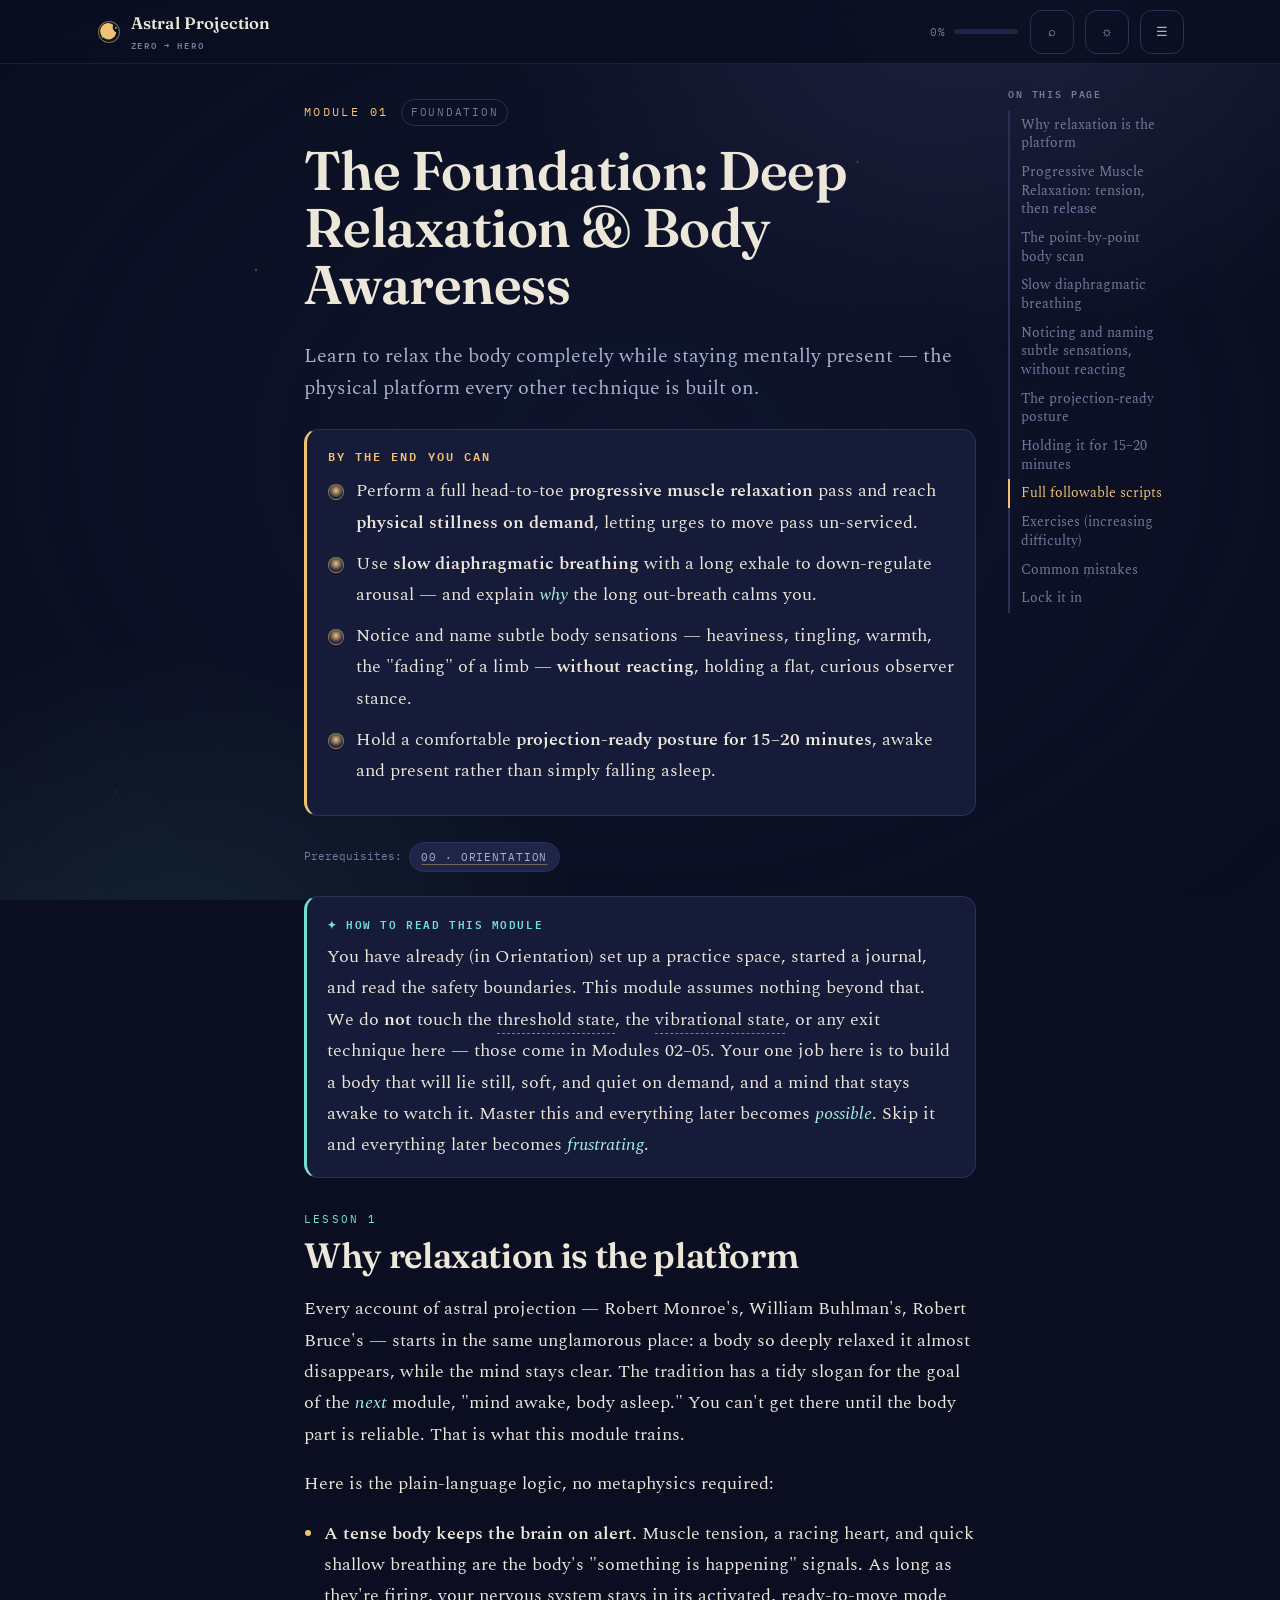
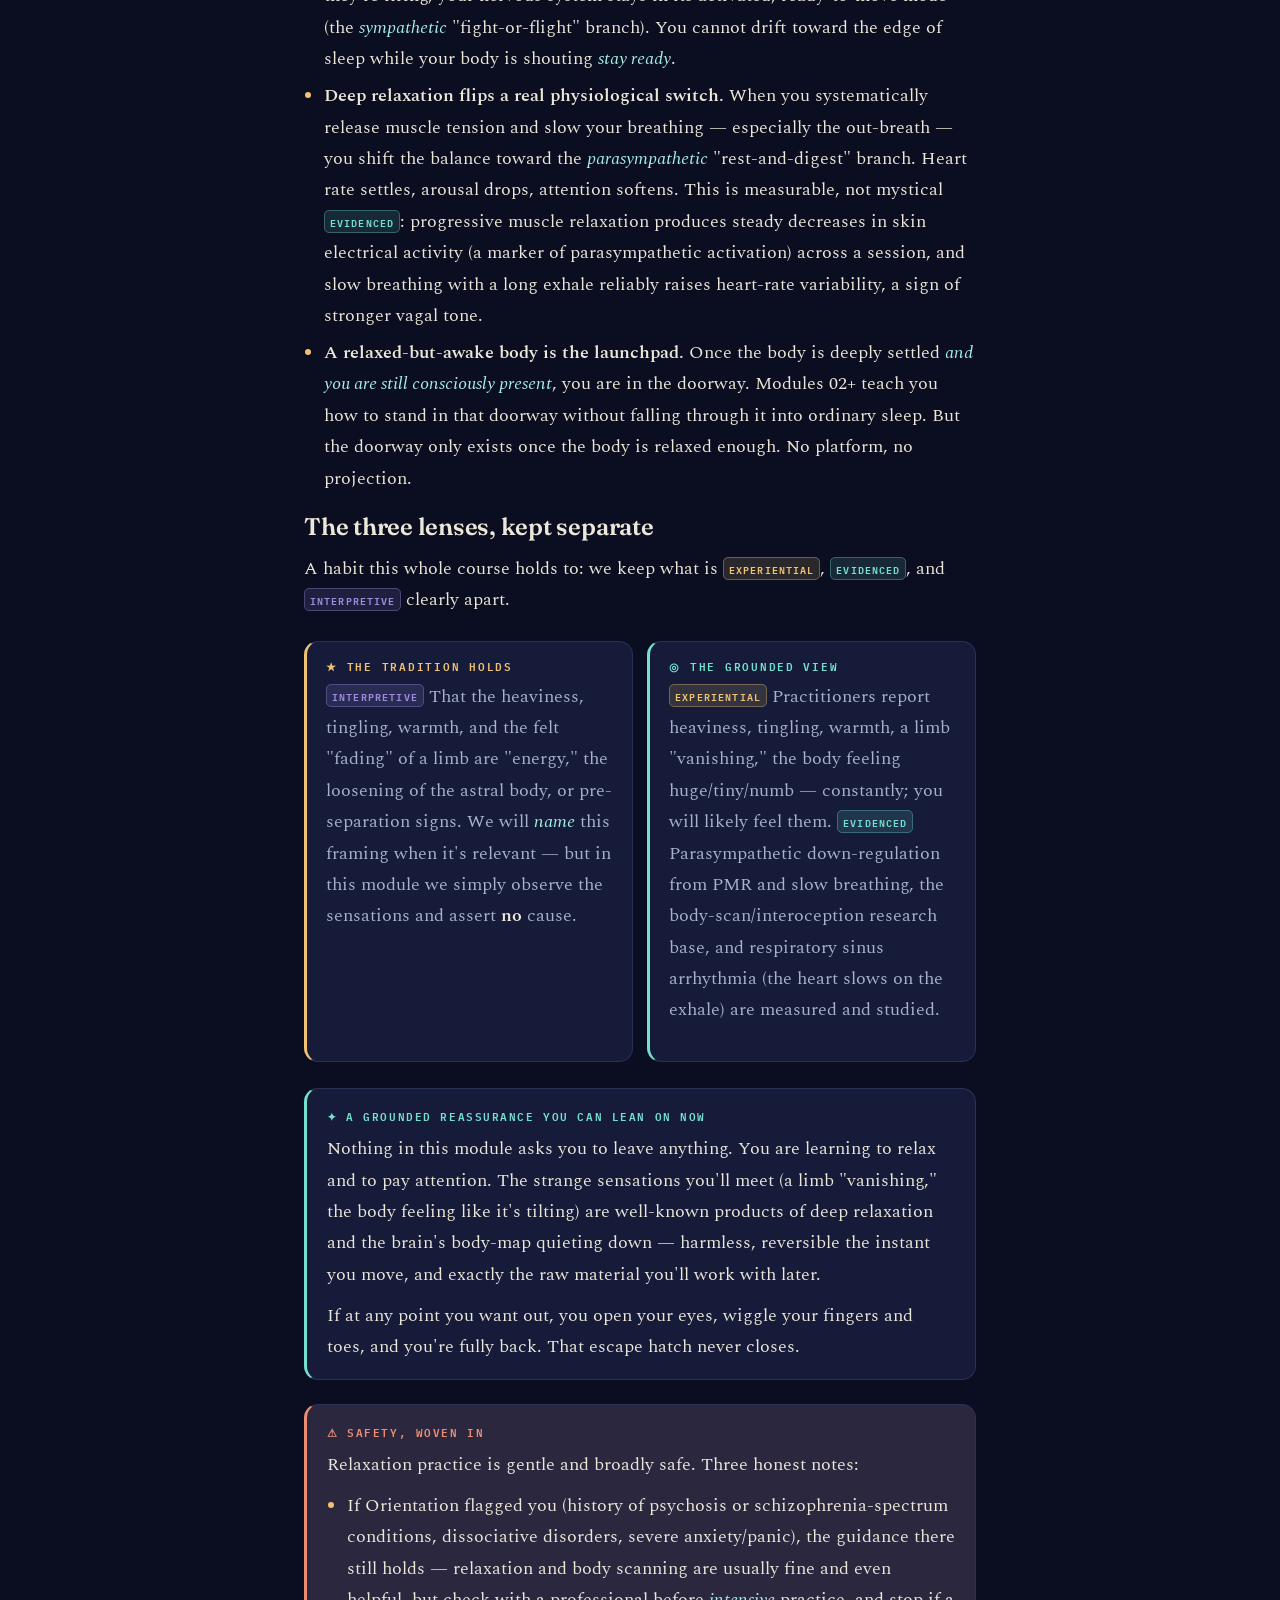
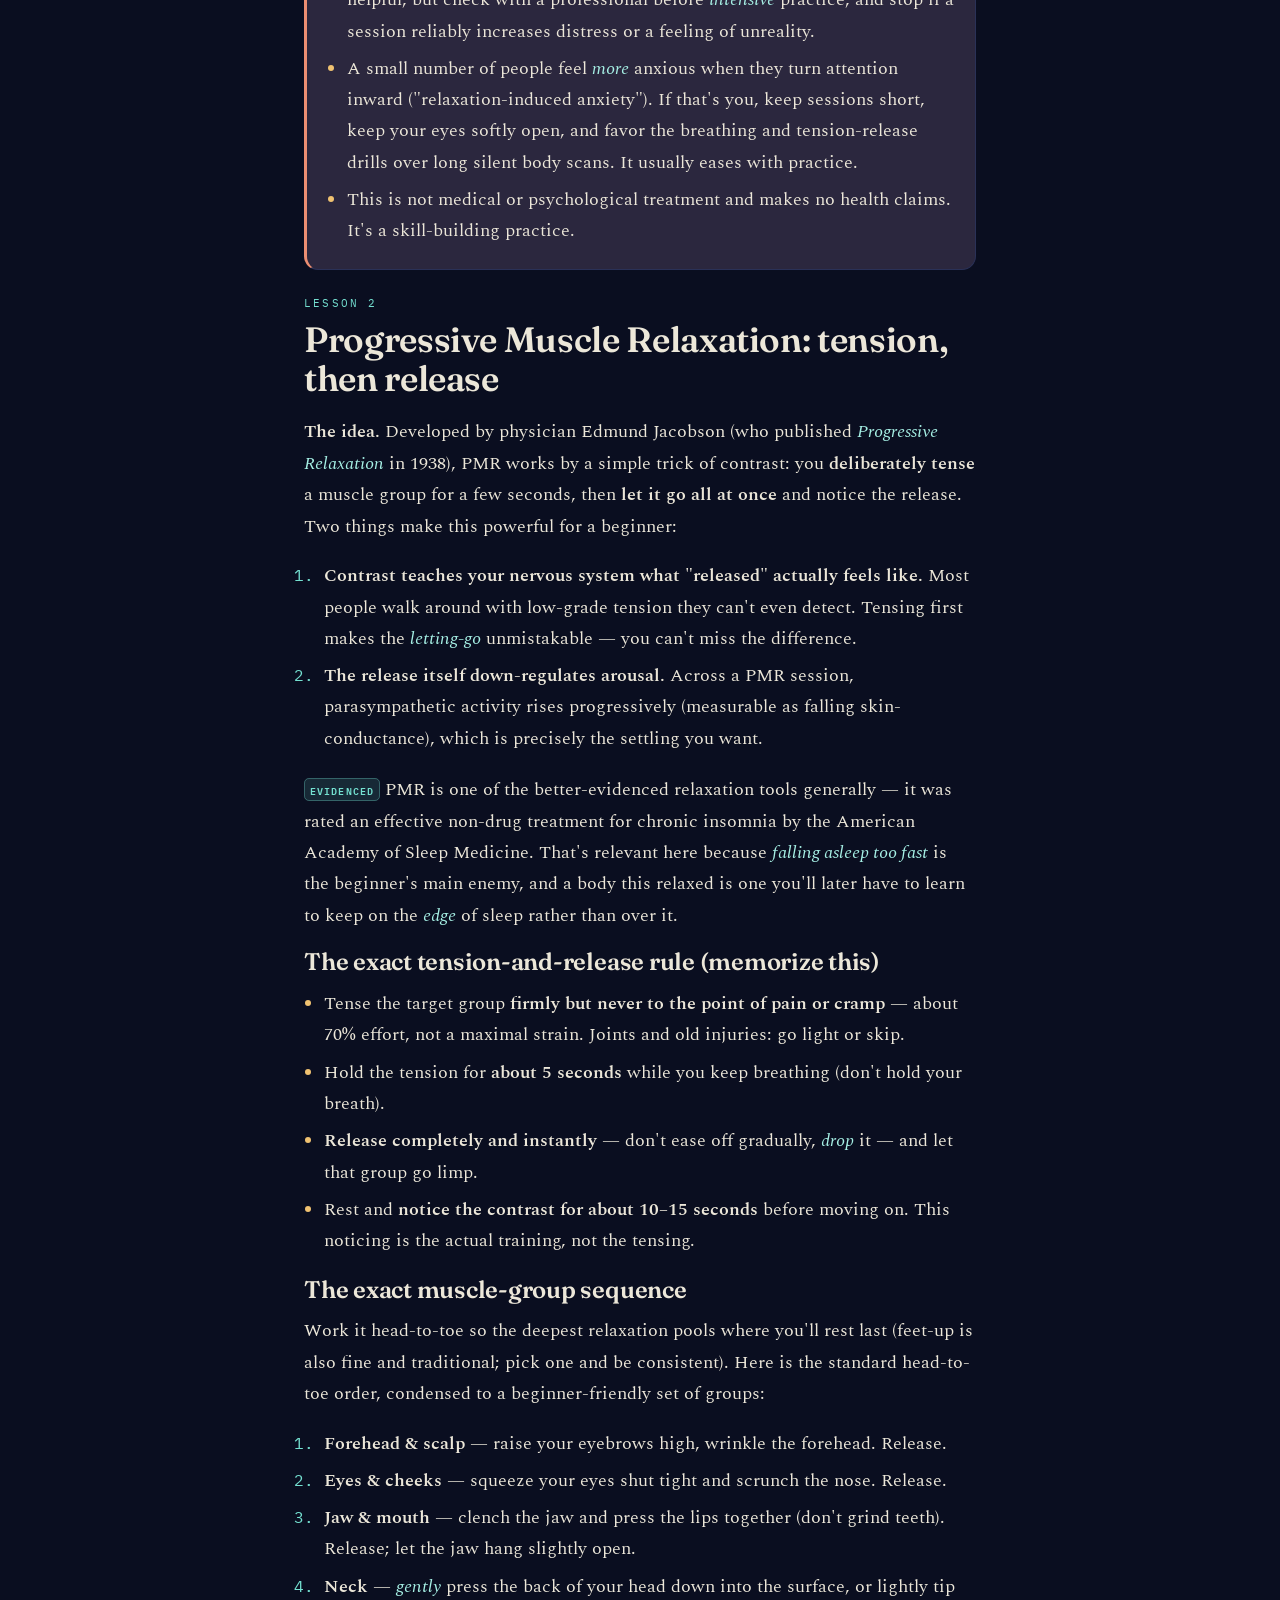
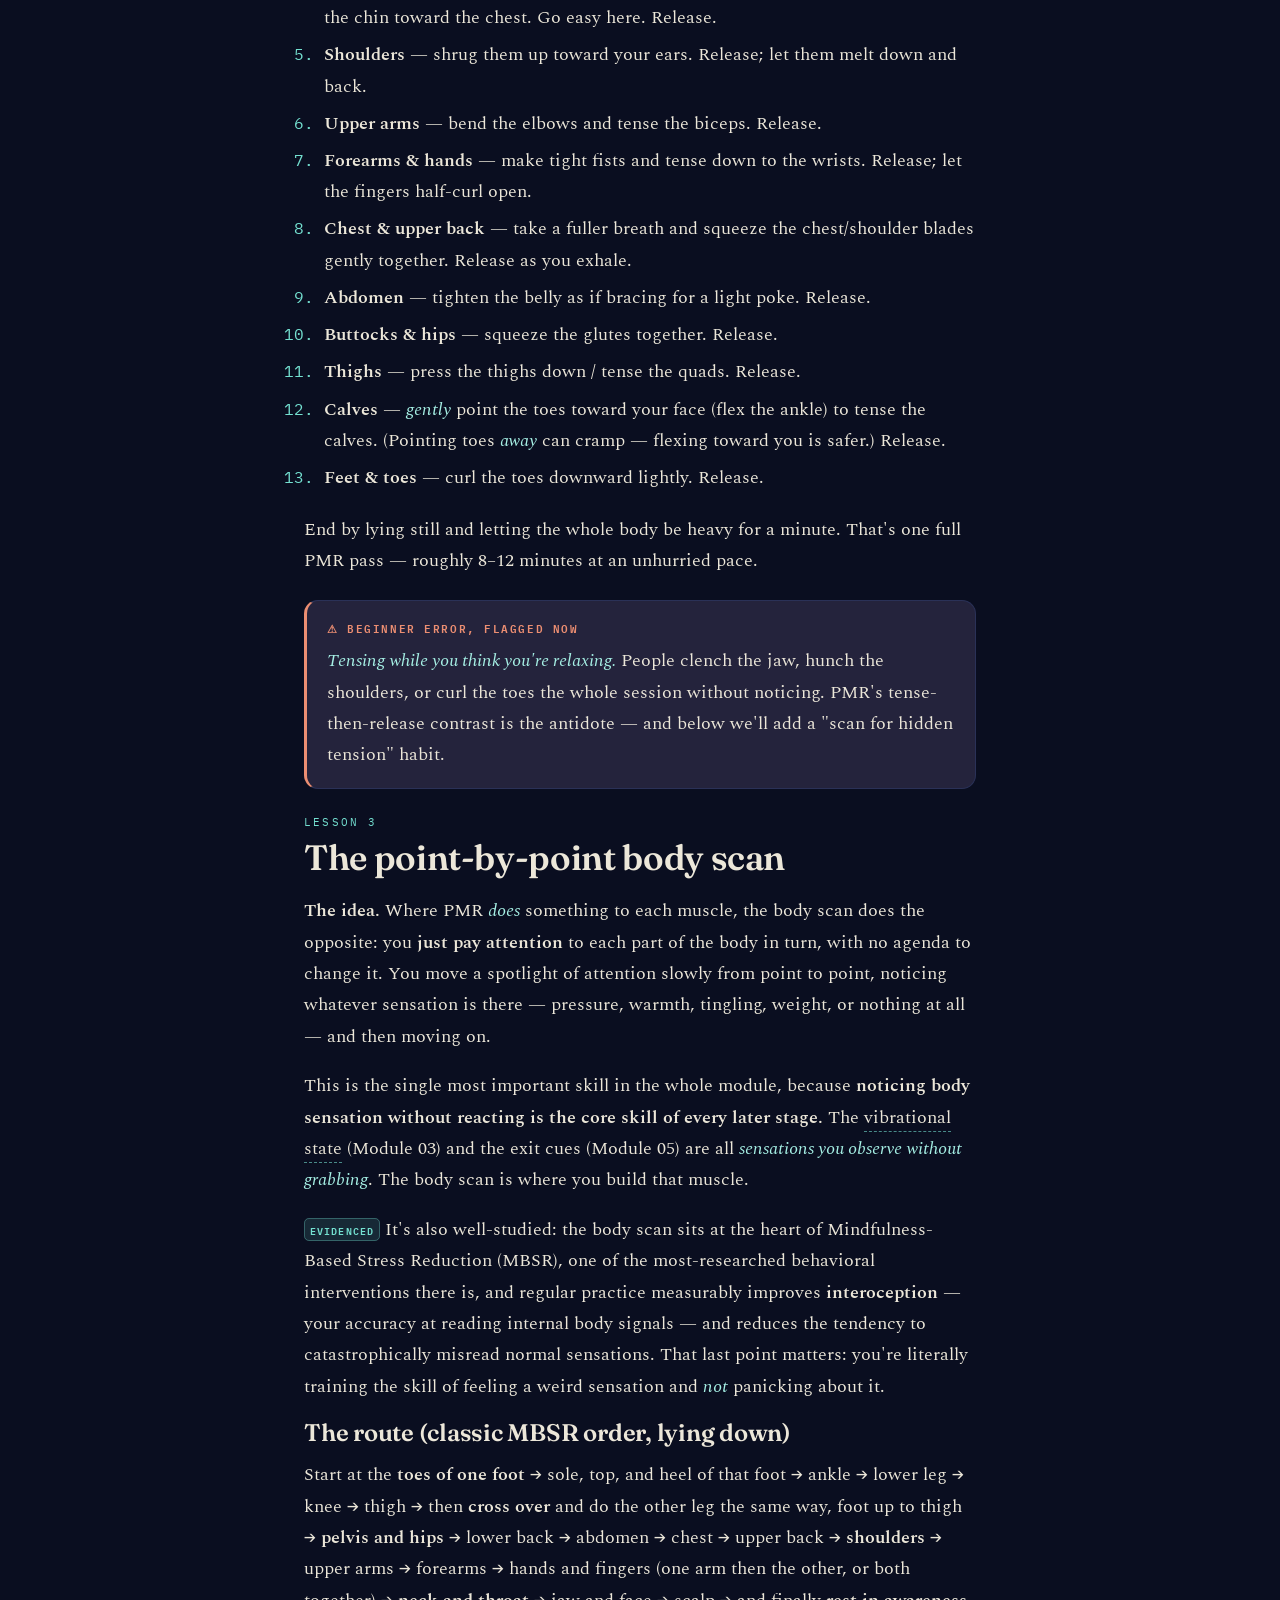
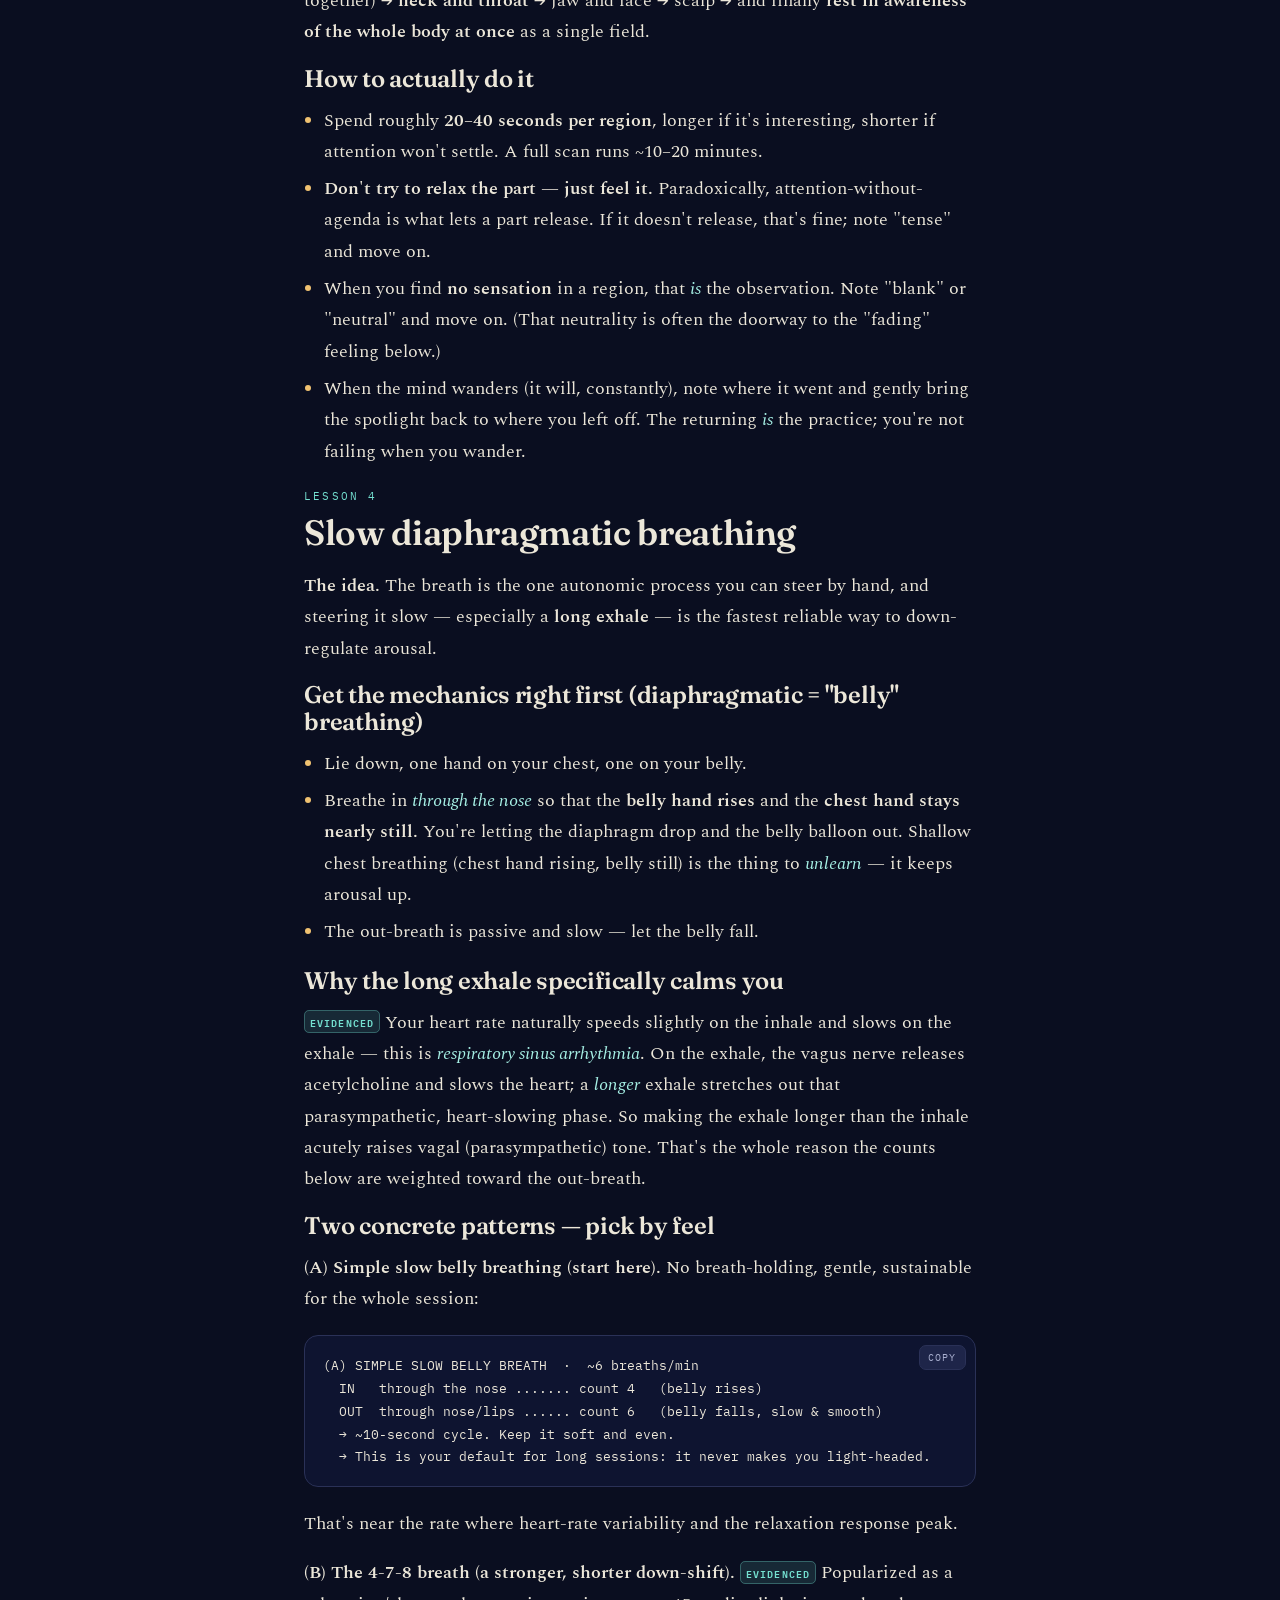
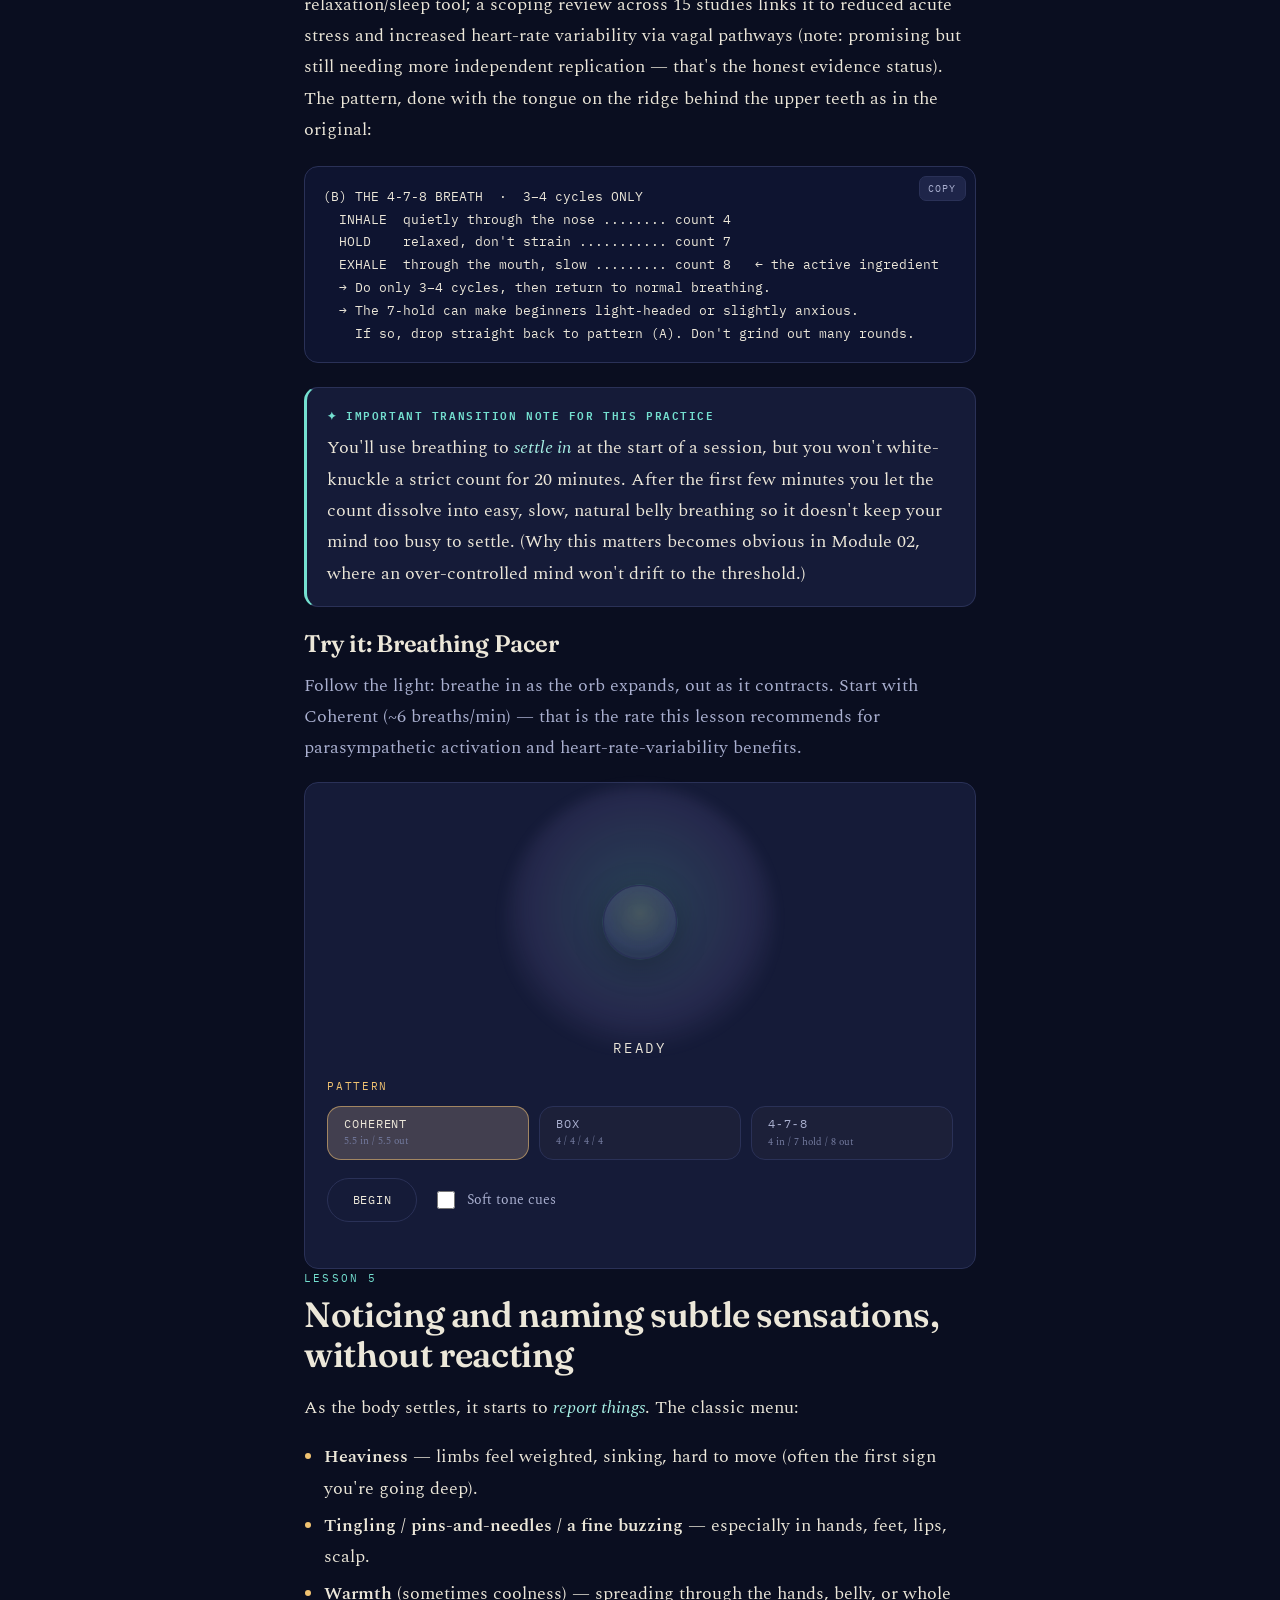
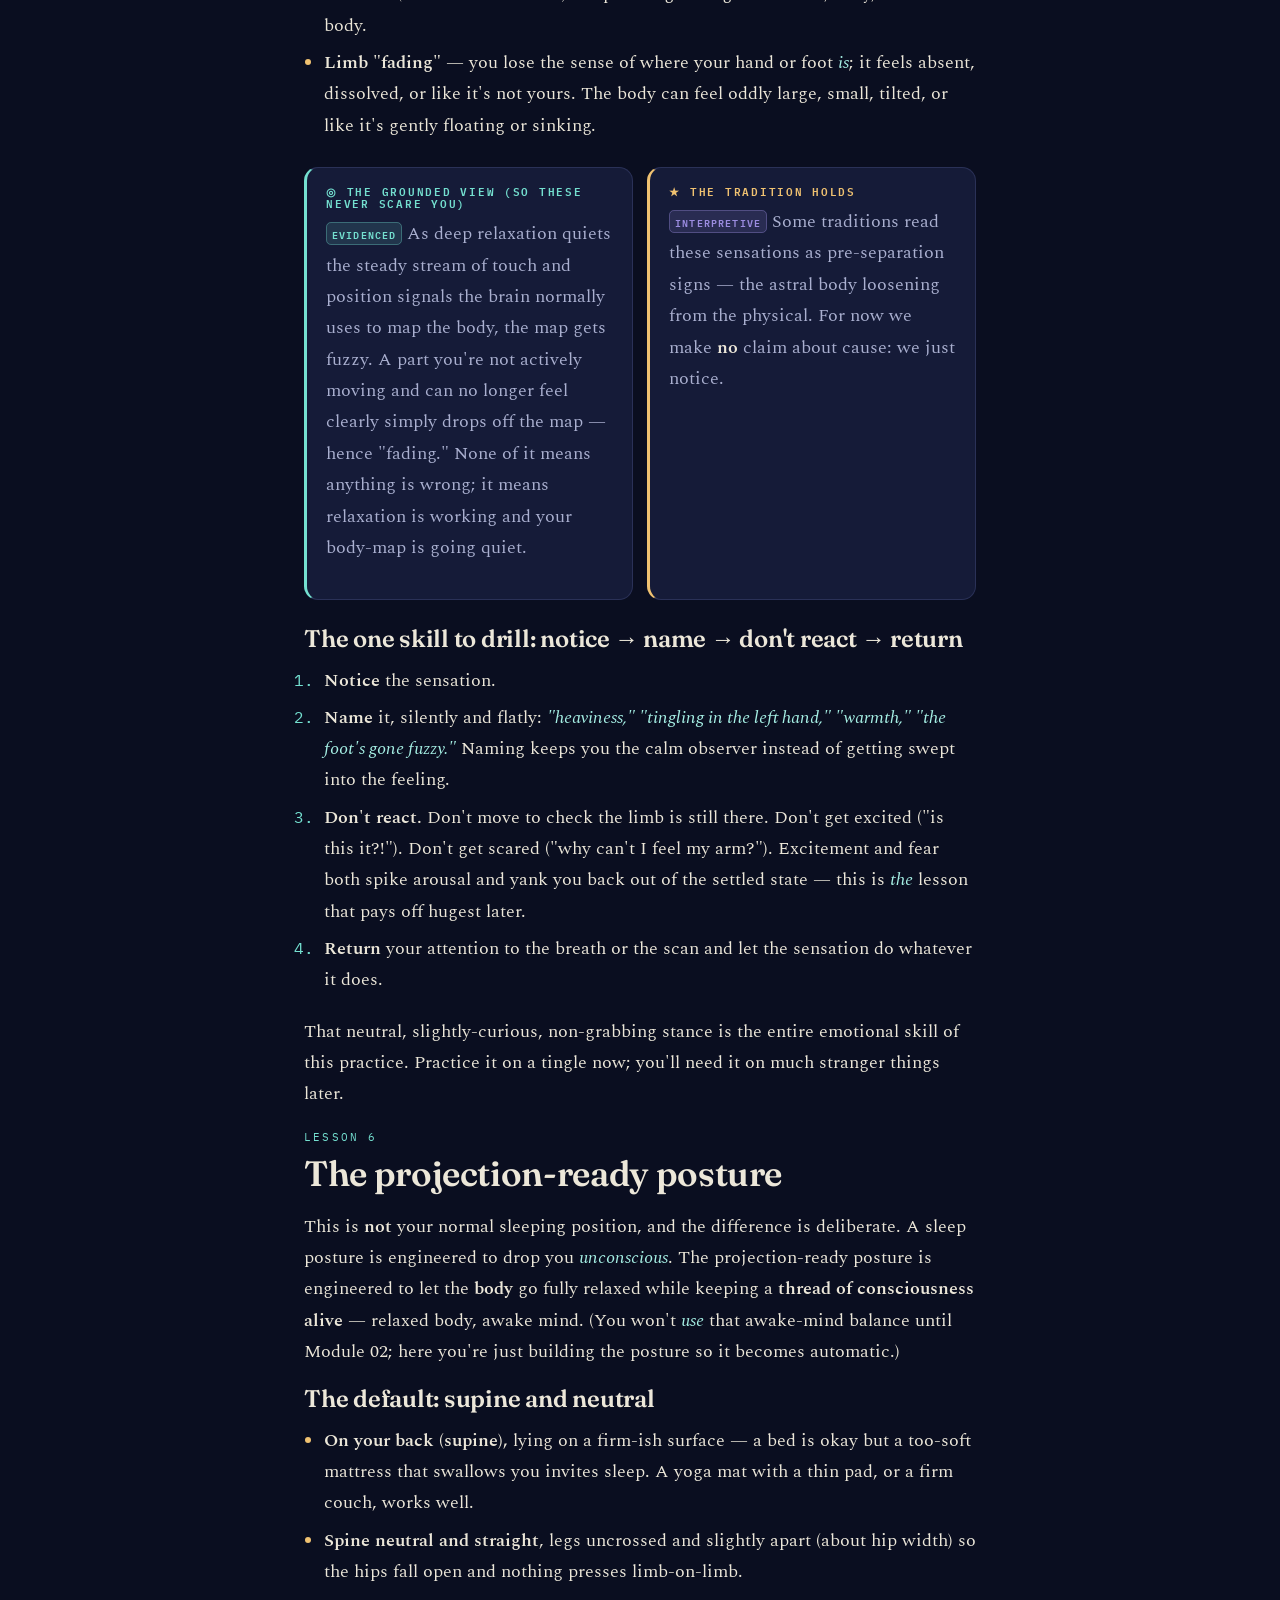
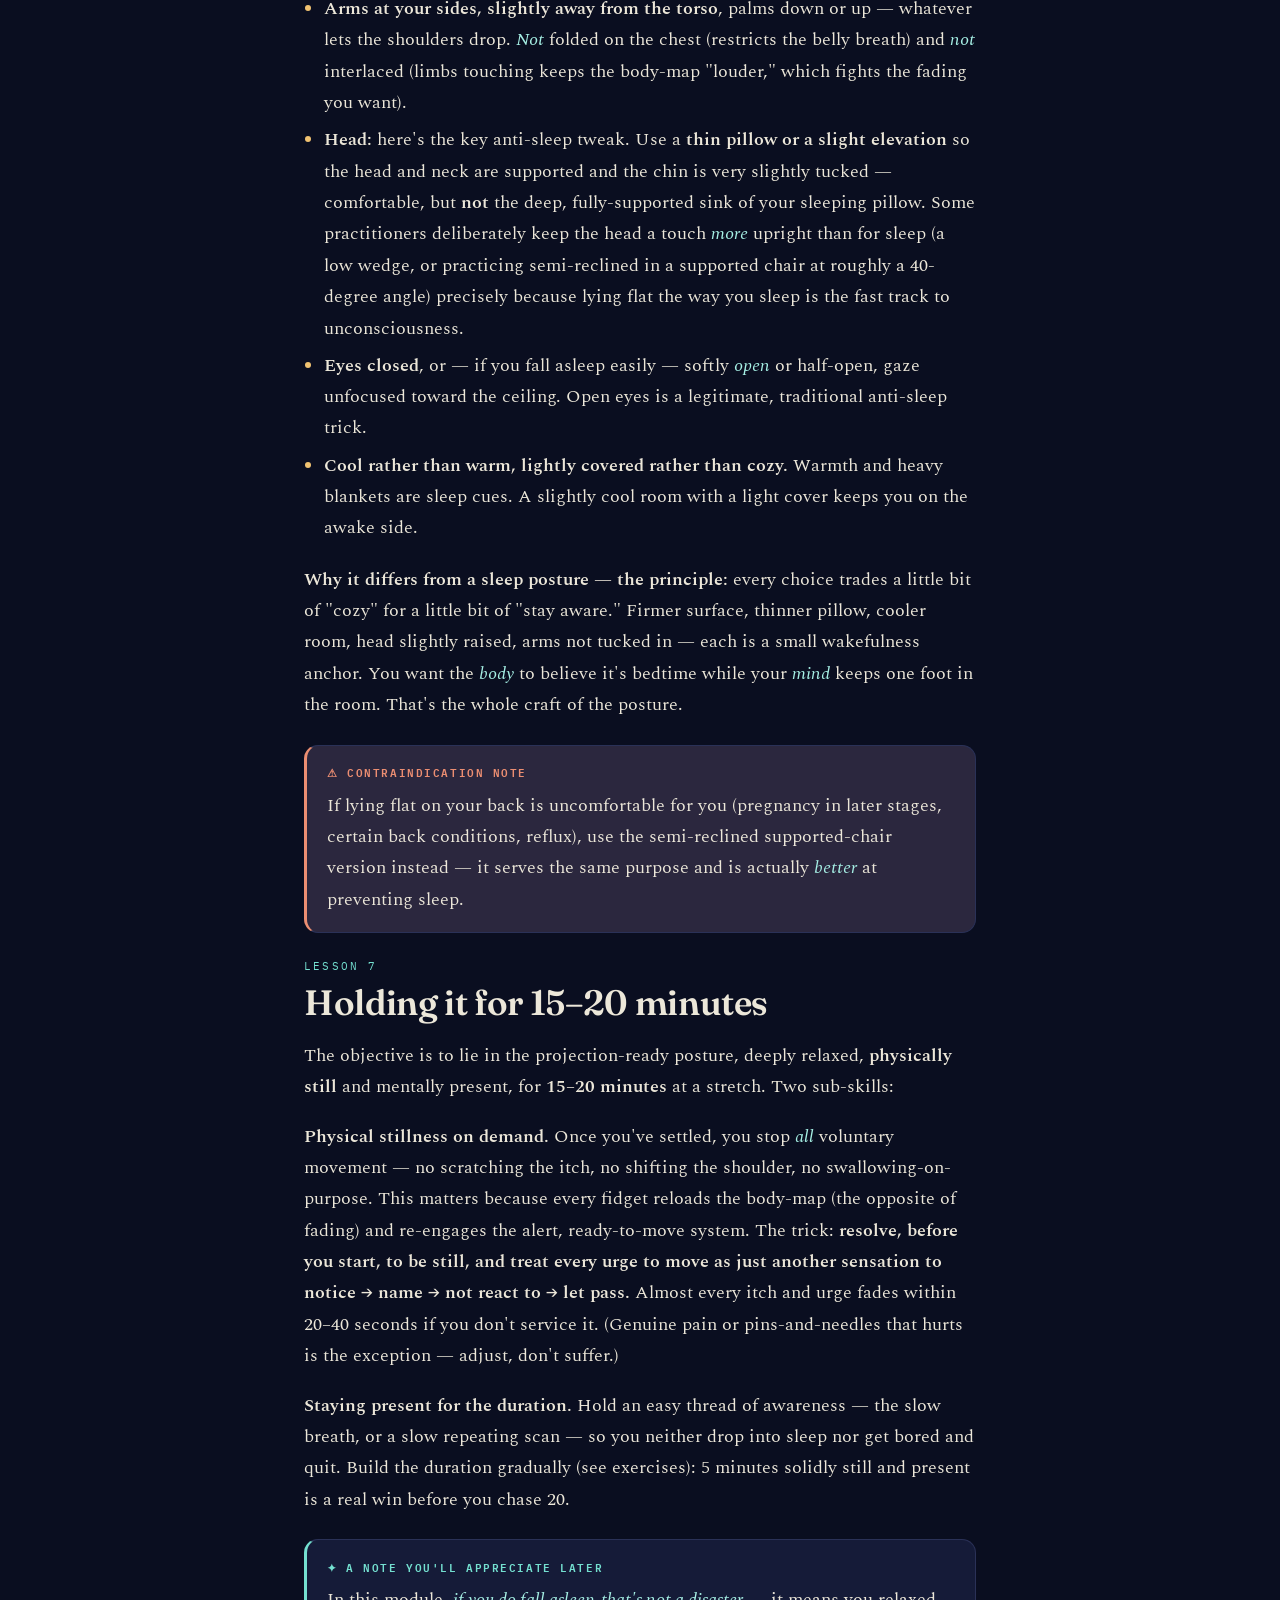
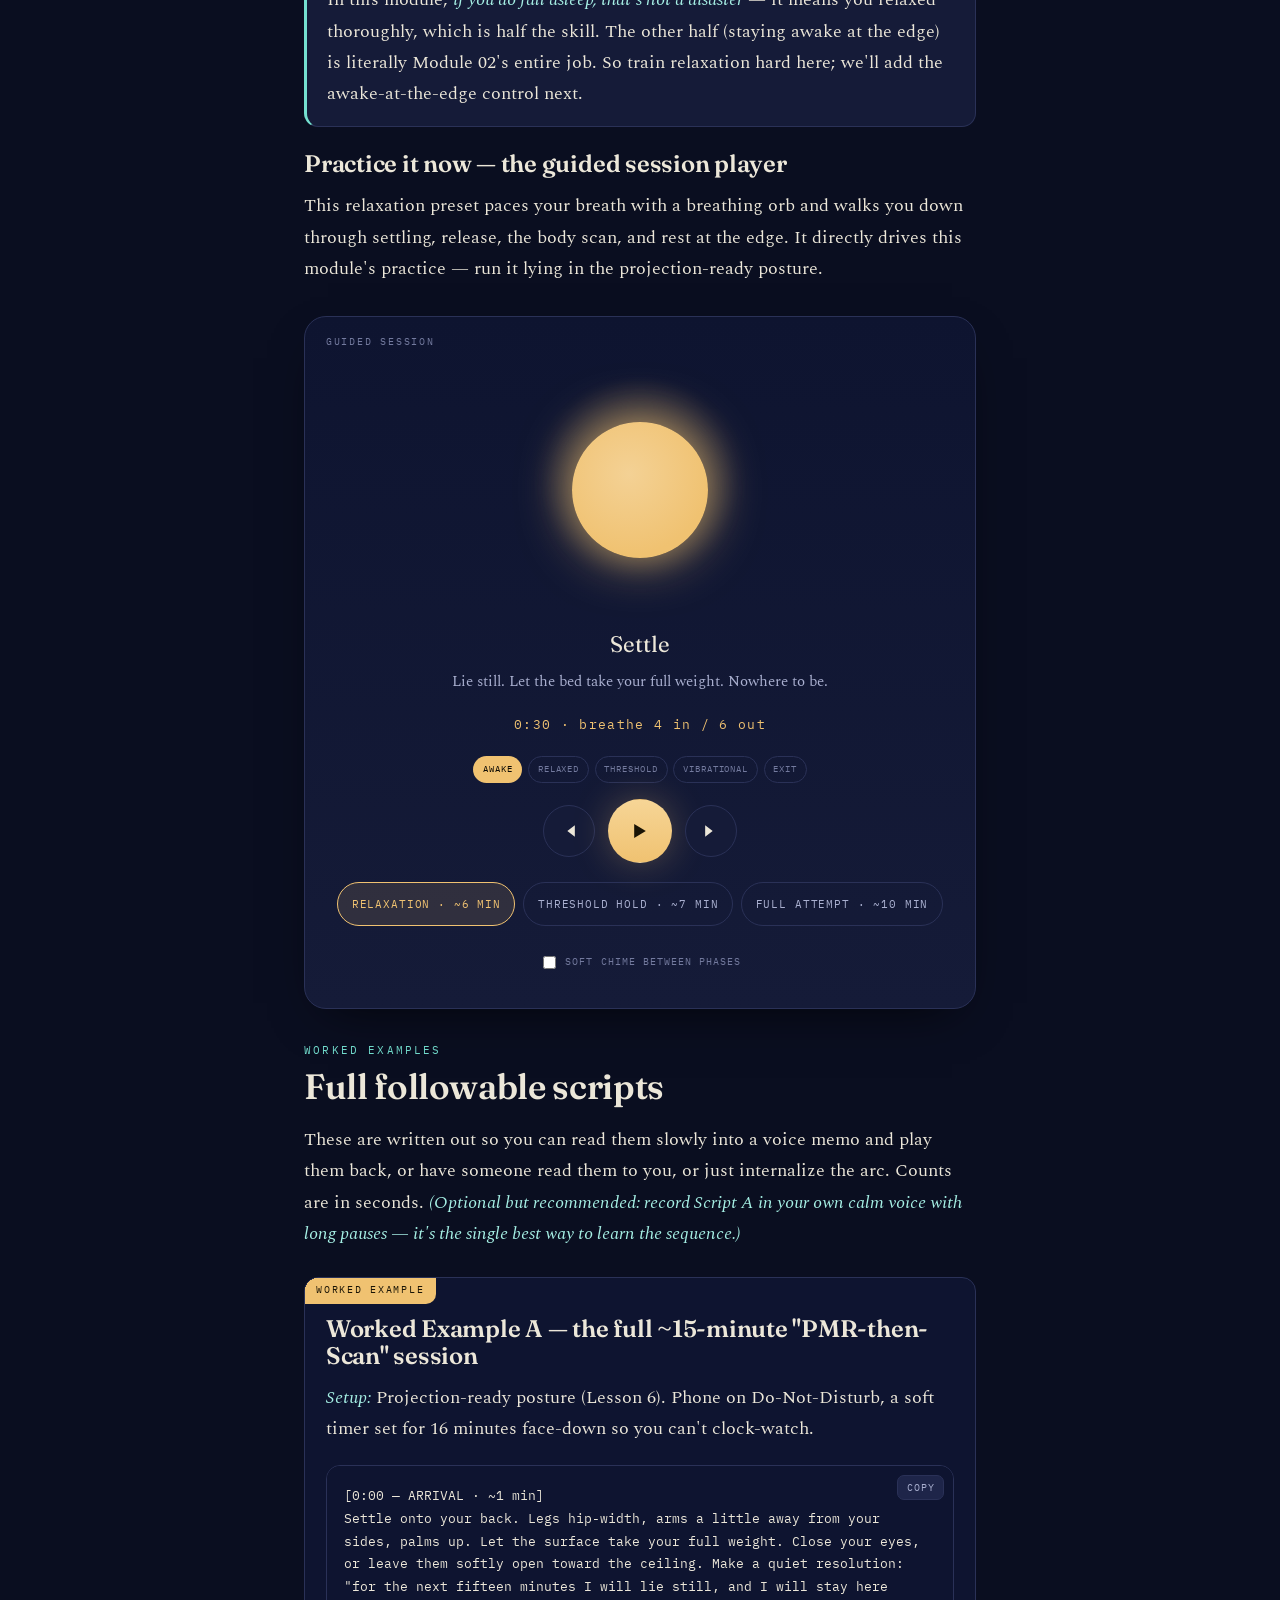
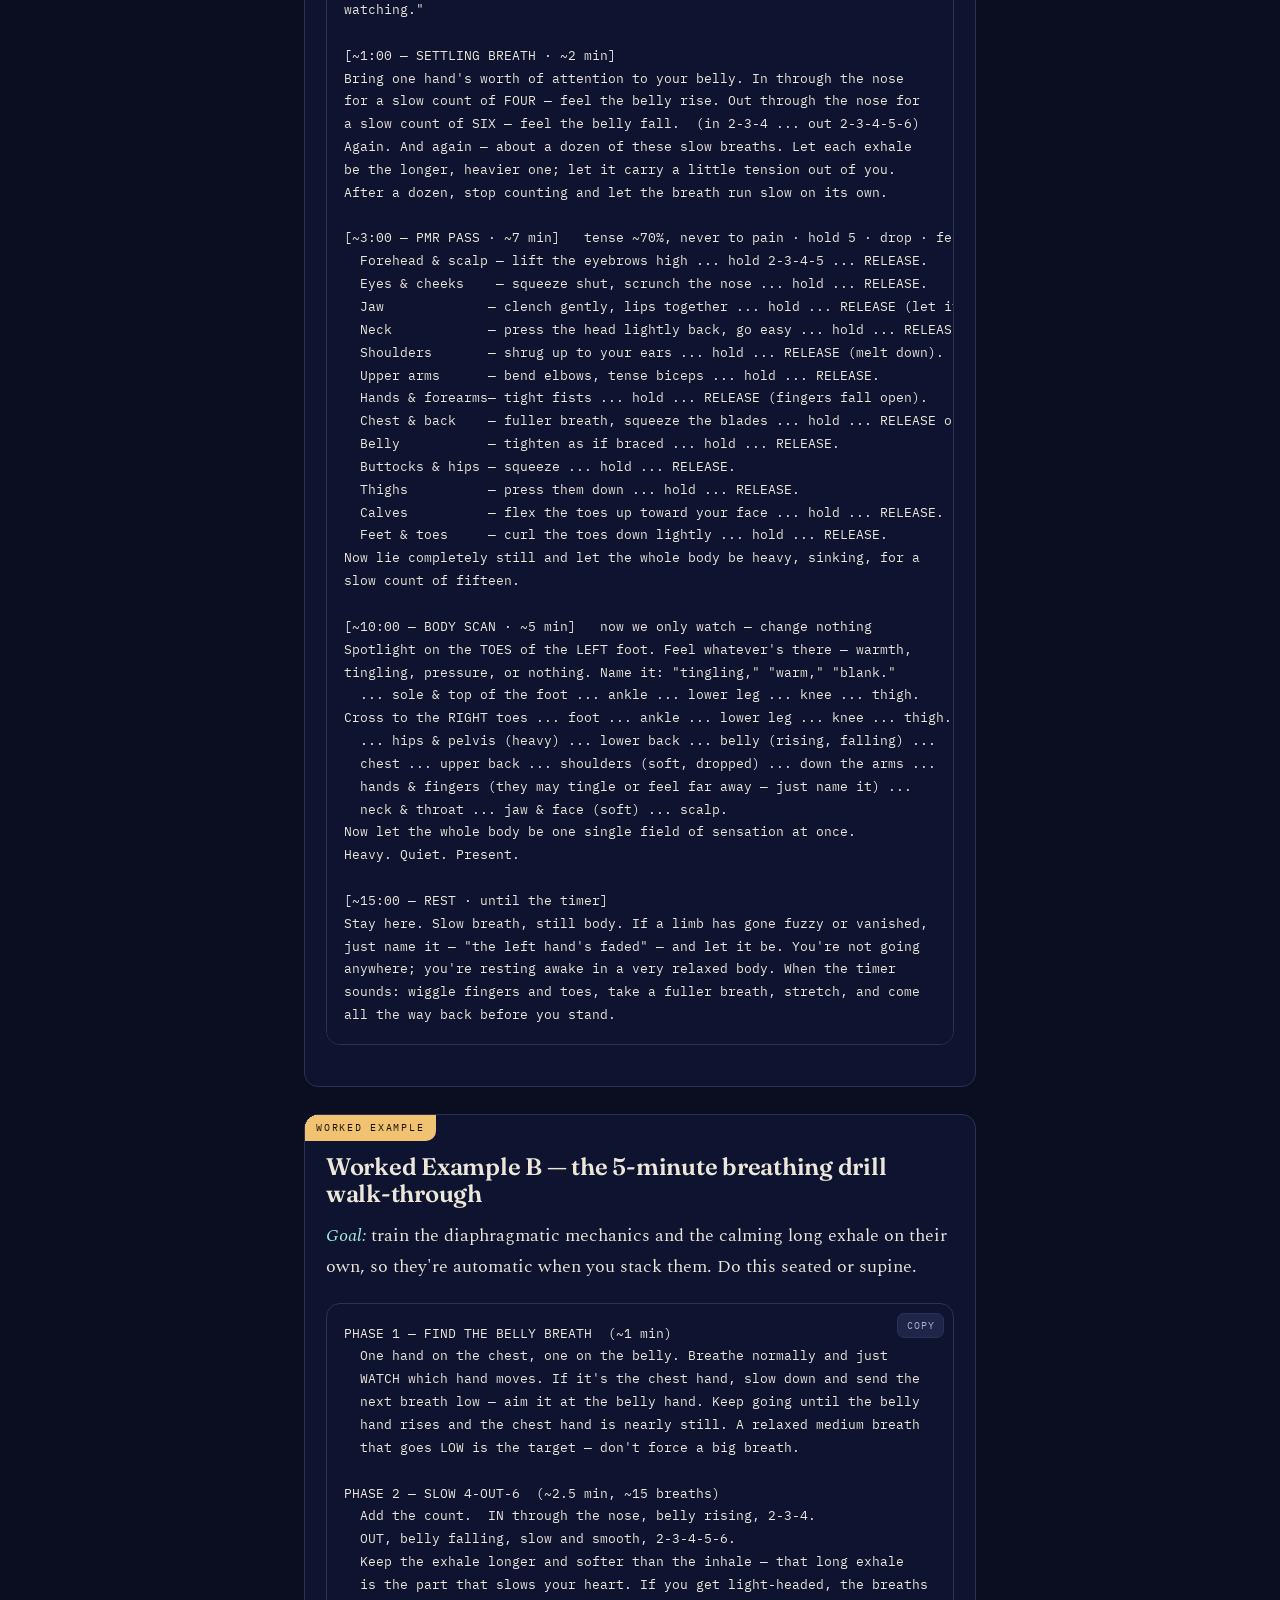
<file: docs/01-relaxation-and-body-awareness.html>
<!doctype html>
<html lang="en" data-theme="dark">
<head>
  <meta charset="utf-8">
  <meta name="viewport" content="width=device-width, initial-scale=1, viewport-fit=cover">
  <title>01 · Deep Relaxation & Body Awareness — Astral Projection</title>
  <meta name="description" content="Module 01 of the Astral Projection course: progressive muscle relaxation, the body scan, slow diaphragmatic breathing, the projection-ready posture, and holding deep relaxation awake for 15–20 minutes — the physical platform for everything that follows.">
  <link rel="preconnect" href="https://fonts.googleapis.com">
  <link rel="preconnect" href="https://fonts.gstatic.com" crossorigin>
  <link rel="stylesheet" href="assets/css/main.css">
  <style>
  /* === Breathing Pacer === */
  .bp-stage{display:flex;flex-direction:column;align-items:center;gap:14px;margin:20px 0 8px}
  .bp-orb-wrap{position:relative;width:200px;height:200px;display:flex;align-items:center;justify-content:center}
  .bp-orb-glow{position:absolute;inset:-18%;border-radius:50%;background:radial-gradient(circle at 50% 45%,color-mix(in srgb,var(--accent-2) 20%,transparent),color-mix(in srgb,var(--accent-3) 12%,transparent) 55%,transparent 72%);filter:blur(6px);pointer-events:none}
  .bp-orb{position:relative;width:120px;height:120px;border-radius:50%;display:flex;align-items:center;justify-content:center;background:radial-gradient(circle at 50% 38%,color-mix(in srgb,var(--accent-strong) 15%,transparent),color-mix(in srgb,var(--accent-3) 8%,transparent) 60%,transparent 72%);border:2px solid var(--border);box-shadow:0 0 0 1px color-mix(in srgb,var(--accent-2) 8%,transparent),0 12px 50px rgba(0,0,0,.25),inset 0 0 30px color-mix(in srgb,var(--accent-3) 10%,transparent);transform:scale(0.62);transition:transform 1s ease-in-out,border-color .6s ease,box-shadow .6s ease;will-change:transform}
  .bp-orb.is-grow{border-color:color-mix(in srgb,var(--accent-2) 55%,transparent);box-shadow:0 0 0 1px color-mix(in srgb,var(--accent-2) 25%,transparent),var(--glow-cyan),inset 0 0 40px color-mix(in srgb,var(--accent-2) 15%,transparent)}
  .bp-orb.is-shrink{border-color:color-mix(in srgb,var(--accent-3) 45%,transparent)}
  .bp-orb.is-hold{border-color:var(--accent);box-shadow:0 0 0 1px color-mix(in srgb,var(--accent) 25%,transparent),var(--glow-gold),inset 0 0 36px color-mix(in srgb,var(--accent) 12%,transparent)}
  .bp-count{font-family:var(--font-display);font-size:1.9rem;color:var(--accent-strong);letter-spacing:.02em;line-height:1;min-width:1ch;text-align:center}
  .bp-phase{font-family:var(--font-mono);text-transform:uppercase;letter-spacing:.2em;font-size:.9rem;color:var(--text);margin:0;min-height:1.4em}
  .bp-presets{border:0;padding:0;margin:16px 0 0;min-width:0}
  .bp-legend{font-family:var(--font-mono);text-transform:uppercase;letter-spacing:.15em;font-size:11px;color:var(--accent);padding:0;margin-bottom:10px;display:block}
  .bp-preset-row{display:flex;flex-wrap:wrap;gap:10px}
  .bp-preset{flex:1 1 150px;min-height:44px;display:flex;flex-direction:column;align-items:flex-start;justify-content:center;gap:2px;cursor:pointer;font-family:var(--font-mono);text-transform:uppercase;letter-spacing:.07em;font-size:12px;color:var(--text-soft);text-align:left;padding:9px 16px;border-radius:var(--radius);border:1px solid var(--border);background:color-mix(in srgb,var(--accent) 3%,transparent);transition:.22s}
  .bp-preset:hover{background:color-mix(in srgb,var(--accent) 9%,transparent);border-color:color-mix(in srgb,var(--accent) 35%,transparent);color:var(--accent-strong)}
  .bp-preset.is-active{background:color-mix(in srgb,var(--accent) 16%,color-mix(in srgb,var(--accent-3) 10%,transparent));border-color:color-mix(in srgb,var(--accent) 55%,transparent);color:var(--text)}
  .bp-preset-sub{font-family:var(--font-body);text-transform:none;letter-spacing:0;font-size:10px;color:var(--text-faint)}
  .bp-controls{display:flex;flex-wrap:wrap;align-items:center;gap:16px;margin-top:18px}
  .bp-toggle{min-height:44px;min-width:90px;display:inline-flex;align-items:center;justify-content:center;font-family:var(--font-mono);font-size:.72rem;letter-spacing:.08em;text-transform:uppercase;padding:9px 22px;border-radius:40px;cursor:pointer;border:1px solid var(--border);background:var(--surface);color:var(--text);transition:.2s}
  .bp-toggle:hover{border-color:var(--accent);color:var(--accent)}
  .bp-toggle[aria-pressed="true"]{background:linear-gradient(180deg,var(--accent-2-strong),var(--accent-2));color:#04201c;border-color:transparent;box-shadow:var(--glow-cyan)}
  .bp-sound{display:inline-flex;align-items:center;gap:9px;cursor:pointer;min-height:44px;color:var(--text-soft);font-size:.88rem;font-family:var(--font-body)}
  .bp-sound-input{width:18px;height:18px;accent-color:var(--accent);cursor:pointer}
  .bp-status{color:var(--text-soft);font-size:.8rem;font-family:var(--font-body);margin:12px 0 0;min-height:1.2em}
  @media(max-width:420px){.bp-orb-wrap{width:170px;height:170px}.bp-preset{flex:1 1 100%}}
  @media(prefers-reduced-motion:reduce){.bp-orb{transition:border-color .001ms,box-shadow .001ms;transform:scale(0.9)!important}.bp-orb-glow{opacity:.5}}
  </style>
  <link rel="icon" href="favicon.svg" type="image/svg+xml">
</head>
<body data-module="01-relaxation-and-body-awareness">
  <div class="skyfield"></div>
  <a class="skip-link" href="#main">Skip to content</a>

  <header class="site-header"><div class="site-header__bar">
    <a class="brand" href="index.html" aria-label="Astral Projection — home">
      <span class="brand__mark" aria-hidden="true">
        <svg viewBox="0 0 32 32" fill="none"><circle cx="16" cy="16" r="13" stroke="var(--accent)" stroke-width="1.3" opacity=".5"/><path d="M21 7a10 10 0 1 0 4 9.5A8 8 0 0 1 21 7Z" fill="var(--accent)"/><circle cx="24.5" cy="11" r="1.1" fill="var(--accent-2)"/><circle cx="8" cy="22" r="1" fill="var(--accent-2)"/></svg>
      </span>
      <span>Astral Projection<small>Zero → Hero</small></span>
    </a>
    <span class="header-spring"></span>
    <span class="header-progress"><span class="label" data-mini-pct>0%</span>
      <span class="mini-track"><span class="mini-fill" data-mini-fill></span></span></span>
    <button class="icon-btn" data-search-open aria-label="Search the course">⌕</button>
    <button class="icon-btn" data-theme-toggle aria-label="Toggle light or dark theme"><span data-theme-icon>☼</span></button>
    <button class="icon-btn" data-nav-open aria-label="Open module menu">☰</button>
  </div></header>

  <!-- nav sheet -->
  <div class="navsheet" aria-hidden="true">
    <div class="navsheet__scrim" data-nav-close></div>
    <nav class="navsheet__panel" aria-label="Course modules">
      <div style="display:flex;justify-content:space-between;align-items:center">
        <h3 style="margin-top:0">Course map</h3>
        <button class="icon-btn" data-nav-close aria-label="Close menu">✕</button>
      </div>
      <a data-module="home" href="index.html"><span class="num"><span>◆</span></span> Course home</a>
      <h3>Start here</h3>
      <a data-module="00-orientation" href="00-orientation.html"><span class="num"><span>00</span></span> Orientation</a>
      <h3>Modules</h3>
      <a data-module="01-relaxation-and-body-awareness" href="01-relaxation-and-body-awareness.html" aria-current="page"><span class="num"><span>01</span></span> Relaxation & Body Awareness</a>
      <a data-module="02-threshold-and-sleep-timing" href="02-threshold-and-sleep-timing.html"><span class="num"><span>02</span></span> The Threshold & Timing</a>
      <a data-module="03-energy-and-vibrational-state" href="03-energy-and-vibrational-state.html"><span class="num"><span>03</span></span> Energy & the Vibrational State</a>
      <a data-module="04-focus-and-quieting-the-mind" href="04-focus-and-quieting-the-mind.html"><span class="num"><span>04</span></span> Focus & Quieting the Mind</a>
      <a data-module="05-separation-and-exit-techniques" href="05-separation-and-exit-techniques.html"><span class="num"><span>05</span></span> The Exit Techniques</a>
      <a data-module="06-stabilizing-and-fear-management" href="06-stabilizing-and-fear-management.html"><span class="num"><span>06</span></span> Stabilization & Fear</a>
      <a data-module="07-navigation-and-the-environment" href="07-navigation-and-the-environment.html"><span class="num"><span>07</span></span> Navigation & the Environment</a>
      <a data-module="08-return-grounding-and-journaling" href="08-return-grounding-and-journaling.html"><span class="num"><span>08</span></span> Return, Grounding & Journaling</a>
      <a data-module="09-troubleshooting-and-reliable-practice" href="09-troubleshooting-and-reliable-practice.html"><span class="num"><span>09</span></span> Troubleshooting & Practice</a>
      <a data-module="10-advanced-practice-tradition-and-science" href="10-advanced-practice-tradition-and-science.html"><span class="num"><span>10</span></span> Advanced Practice & Science</a>
      <h3>Finish</h3>
      <a data-module="capstone" href="capstone.html"><span class="num"><span>★</span></span> Capstone: 30-Day Practice</a>
      <a data-module="reference" href="reference.html"><span class="num"><span>✦</span></span> Reference & Flashcards</a>
    </nav>
  </div>

  <!-- search -->
  <div class="searchbox" role="dialog" aria-modal="true" aria-label="Search">
    <div class="search-panel">
      <button class="icon-btn" data-search-close aria-label="Close search" style="margin:.4rem .4rem 0 auto;display:block">✕</button>
      <input type="search" placeholder="Search modules…  (press / anywhere)" aria-label="Search modules">
      <div class="search-results"></div>
    </div>
  </div>

  <main id="main" class="wrap">
    <div class="layout">
      <article class="content">

        <header class="module-header">
          <p class="kicker"><span class="module-no">Module 01</span> <span class="module-rung">Foundation</span></p>
          <h1>The Foundation: Deep Relaxation &amp; Body Awareness</h1>
          <p class="module-promise">Learn to relax the body completely while staying mentally present — the physical platform every other technique is built on.</p>

          <div class="objectives">
            <h2>By the end you can</h2>
            <ul>
              <li>Perform a full head-to-toe <strong>progressive muscle relaxation</strong> pass and reach <strong>physical stillness on demand</strong>, letting urges to move pass un-serviced.</li>
              <li>Use <strong>slow diaphragmatic breathing</strong> with a long exhale to down-regulate arousal — and explain <em>why</em> the long out-breath calms you.</li>
              <li>Notice and name subtle body sensations — heaviness, tingling, warmth, the "fading" of a limb — <strong>without reacting</strong>, holding a flat, curious observer stance.</li>
              <li>Hold a comfortable <strong>projection-ready posture for 15–20 minutes</strong>, awake and present rather than simply falling asleep.</li>
            </ul>
          </div>

          <p class="prereq-row">Prerequisites: <a class="chip" href="00-orientation.html">00 · Orientation</a></p>

          <div class="callout callout-note">
            <p class="callout-title">✦ How to read this module</p>
            <p style="margin:0">You have already (in Orientation) set up a practice space, started a journal, and read the safety boundaries. This module assumes nothing beyond that. We do <strong>not</strong> touch the <span class="term" data-term="hypnagogia">threshold state</span>, the <span class="term" data-term="vibrational state">vibrational state</span>, or any exit technique here — those come in Modules 02–05. Your one job here is to build a body that will lie still, soft, and quiet on demand, and a mind that stays awake to watch it. Master this and everything later becomes <em>possible</em>. Skip it and everything later becomes <em>frustrating</em>.</p>
          </div>
        </header>

        <section id="why-relaxation-is-the-platform" data-track-section="why-relaxation-is-the-platform">
          <p class="lesson-eyebrow">Lesson 1</p>
          <h2>Why relaxation is the platform</h2>
          <p>Every account of astral projection — Robert Monroe's, William Buhlman's, Robert Bruce's — starts in the same unglamorous place: a body so deeply relaxed it almost disappears, while the mind stays clear. The tradition has a tidy slogan for the goal of the <em>next</em> module, "mind awake, body asleep." You can't get there until the body part is reliable. That is what this module trains.</p>
          <p>Here is the plain-language logic, no metaphysics required:</p>
          <ul>
            <li><strong>A tense body keeps the brain on alert.</strong> Muscle tension, a racing heart, and quick shallow breathing are the body's "something is happening" signals. As long as they're firing, your nervous system stays in its activated, ready-to-move mode (the <em>sympathetic</em> "fight-or-flight" branch). You cannot drift toward the edge of sleep while your body is shouting <em>stay ready</em>.</li>
            <li><strong>Deep relaxation flips a real physiological switch.</strong> When you systematically release muscle tension and slow your breathing — especially the out-breath — you shift the balance toward the <em>parasympathetic</em> "rest-and-digest" branch. Heart rate settles, arousal drops, attention softens. This is measurable, not mystical <span class="tag tag-evidenced">evidenced</span>: progressive muscle relaxation produces steady decreases in skin electrical activity (a marker of parasympathetic activation) across a session, and slow breathing with a long exhale reliably raises heart-rate variability, a sign of stronger vagal tone.</li>
            <li><strong>A relaxed-but-awake body is the launchpad.</strong> Once the body is deeply settled <em>and you are still consciously present</em>, you are in the doorway. Modules 02+ teach you how to stand in that doorway without falling through it into ordinary sleep. But the doorway only exists once the body is relaxed enough. No platform, no projection.</li>
          </ul>

          <h3>The three lenses, kept separate</h3>
          <p>A habit this whole course holds to: we keep what is <span class="tag tag-experiential">experiential</span>, <span class="tag tag-evidenced">evidenced</span>, and <span class="tag tag-interpretive">interpretive</span> clearly apart.</p>
          <div class="lenses">
            <div class="lens lens-tradition">
              <h4>★ The tradition holds</h4>
              <p class="muted"><span class="tag tag-interpretive">interpretive</span> That the heaviness, tingling, warmth, and the felt "fading" of a limb are "energy," the loosening of the astral body, or pre-separation signs. We will <em>name</em> this framing when it's relevant — but in this module we simply observe the sensations and assert <strong>no</strong> cause.</p>
            </div>
            <div class="lens lens-grounded">
              <h4>◎ The grounded view</h4>
              <p class="muted"><span class="tag tag-experiential">experiential</span> Practitioners report heaviness, tingling, warmth, a limb "vanishing," the body feeling huge/tiny/numb — constantly; you will likely feel them. <span class="tag tag-evidenced">evidenced</span> Parasympathetic down-regulation from PMR and slow breathing, the body-scan/interoception research base, and respiratory sinus arrhythmia (the heart slows on the exhale) are measured and studied.</p>
            </div>
          </div>

          <div class="callout callout-note">
            <p class="callout-title">✦ A grounded reassurance you can lean on now</p>
            <p style="margin:0 0 .6rem">Nothing in this module asks you to leave anything. You are learning to relax and to pay attention. The strange sensations you'll meet (a limb "vanishing," the body feeling like it's tilting) are well-known products of deep relaxation and the brain's body-map quieting down — harmless, reversible the instant you move, and exactly the raw material you'll work with later.</p>
            <p style="margin:0">If at any point you want out, you open your eyes, wiggle your fingers and toes, and you're fully back. That escape hatch never closes.</p>
          </div>

          <div class="callout callout-safety">
            <p class="callout-title">⚠ Safety, woven in</p>
            <p style="margin:0 0 .6rem">Relaxation practice is gentle and broadly safe. Three honest notes:</p>
            <ul style="margin:0">
              <li>If Orientation flagged you (history of psychosis or schizophrenia-spectrum conditions, dissociative disorders, severe anxiety/panic), the guidance there still holds — relaxation and body scanning are usually fine and even helpful, but check with a professional before <em>intensive</em> practice, and stop if a session reliably increases distress or a feeling of unreality.</li>
              <li>A small number of people feel <em>more</em> anxious when they turn attention inward ("relaxation-induced anxiety"). If that's you, keep sessions short, keep your eyes softly open, and favor the breathing and tension-release drills over long silent body scans. It usually eases with practice.</li>
              <li>This is not medical or psychological treatment and makes no health claims. It's a skill-building practice.</li>
            </ul>
          </div>
        </section>

        <section id="progressive-muscle-relaxation" data-track-section="progressive-muscle-relaxation">
          <p class="lesson-eyebrow">Lesson 2</p>
          <h2>Progressive Muscle Relaxation: tension, then release</h2>
          <p><strong>The idea.</strong> Developed by physician Edmund Jacobson (who published <em>Progressive Relaxation</em> in 1938), PMR works by a simple trick of contrast: you <strong>deliberately tense</strong> a muscle group for a few seconds, then <strong>let it go all at once</strong> and notice the release. Two things make this powerful for a beginner:</p>
          <ol>
            <li><strong>Contrast teaches your nervous system what "released" actually feels like.</strong> Most people walk around with low-grade tension they can't even detect. Tensing first makes the <em>letting-go</em> unmistakable — you can't miss the difference.</li>
            <li><strong>The release itself down-regulates arousal.</strong> Across a PMR session, parasympathetic activity rises progressively (measurable as falling skin-conductance), which is precisely the settling you want.</li>
          </ol>
          <p><span class="tag tag-evidenced">evidenced</span> PMR is one of the better-evidenced relaxation tools generally — it was rated an effective non-drug treatment for chronic insomnia by the American Academy of Sleep Medicine. That's relevant here because <em>falling asleep too fast</em> is the beginner's main enemy, and a body this relaxed is one you'll later have to learn to keep on the <em>edge</em> of sleep rather than over it.</p>

          <h3>The exact tension-and-release rule (memorize this)</h3>
          <ul>
            <li>Tense the target group <strong>firmly but never to the point of pain or cramp</strong> — about 70% effort, not a maximal strain. Joints and old injuries: go light or skip.</li>
            <li>Hold the tension for <strong>about 5 seconds</strong> while you keep breathing (don't hold your breath).</li>
            <li><strong>Release completely and instantly</strong> — don't ease off gradually, <em>drop</em> it — and let that group go limp.</li>
            <li>Rest and <strong>notice the contrast for about 10–15 seconds</strong> before moving on. This noticing is the actual training, not the tensing.</li>
          </ul>

          <h3>The exact muscle-group sequence</h3>
          <p>Work it head-to-toe so the deepest relaxation pools where you'll rest last (feet-up is also fine and traditional; pick one and be consistent). Here is the standard head-to-toe order, condensed to a beginner-friendly set of groups:</p>
          <ol>
            <li><strong>Forehead &amp; scalp</strong> — raise your eyebrows high, wrinkle the forehead. Release.</li>
            <li><strong>Eyes &amp; cheeks</strong> — squeeze your eyes shut tight and scrunch the nose. Release.</li>
            <li><strong>Jaw &amp; mouth</strong> — clench the jaw and press the lips together (don't grind teeth). Release; let the jaw hang slightly open.</li>
            <li><strong>Neck</strong> — <em>gently</em> press the back of your head down into the surface, or lightly tip the chin toward the chest. Go easy here. Release.</li>
            <li><strong>Shoulders</strong> — shrug them up toward your ears. Release; let them melt down and back.</li>
            <li><strong>Upper arms</strong> — bend the elbows and tense the biceps. Release.</li>
            <li><strong>Forearms &amp; hands</strong> — make tight fists and tense down to the wrists. Release; let the fingers half-curl open.</li>
            <li><strong>Chest &amp; upper back</strong> — take a fuller breath and squeeze the chest/shoulder blades gently together. Release as you exhale.</li>
            <li><strong>Abdomen</strong> — tighten the belly as if bracing for a light poke. Release.</li>
            <li><strong>Buttocks &amp; hips</strong> — squeeze the glutes together. Release.</li>
            <li><strong>Thighs</strong> — press the thighs down / tense the quads. Release.</li>
            <li><strong>Calves</strong> — <em>gently</em> point the toes toward your face (flex the ankle) to tense the calves. (Pointing toes <em>away</em> can cramp — flexing toward you is safer.) Release.</li>
            <li><strong>Feet &amp; toes</strong> — curl the toes downward lightly. Release.</li>
          </ol>
          <p>End by lying still and letting the whole body be heavy for a minute. That's one full PMR pass — roughly 8–12 minutes at an unhurried pace.</p>

          <div class="callout callout-mistakes">
            <p class="callout-title">⚠ Beginner error, flagged now</p>
            <p style="margin:0"><em>Tensing while you think you're relaxing.</em> People clench the jaw, hunch the shoulders, or curl the toes the whole session without noticing. PMR's tense-then-release contrast is the antidote — and below we'll add a "scan for hidden tension" habit.</p>
          </div>
        </section>

        <section id="the-body-scan" data-track-section="the-body-scan">
          <p class="lesson-eyebrow">Lesson 3</p>
          <h2>The point-by-point body scan</h2>
          <p><strong>The idea.</strong> Where PMR <em>does</em> something to each muscle, the body scan does the opposite: you <strong>just pay attention</strong> to each part of the body in turn, with no agenda to change it. You move a spotlight of attention slowly from point to point, noticing whatever sensation is there — pressure, warmth, tingling, weight, or nothing at all — and then moving on.</p>
          <p>This is the single most important skill in the whole module, because <strong>noticing body sensation without reacting is the core skill of every later stage.</strong> The <span class="term" data-term="vibrational state">vibrational state</span> (Module 03) and the exit cues (Module 05) are all <em>sensations you observe without grabbing</em>. The body scan is where you build that muscle.</p>
          <p><span class="tag tag-evidenced">evidenced</span> It's also well-studied: the body scan sits at the heart of Mindfulness-Based Stress Reduction (MBSR), one of the most-researched behavioral interventions there is, and regular practice measurably improves <strong>interoception</strong> — your accuracy at reading internal body signals — and reduces the tendency to catastrophically misread normal sensations. That last point matters: you're literally training the skill of feeling a weird sensation and <em>not</em> panicking about it.</p>

          <h3>The route (classic MBSR order, lying down)</h3>
          <p>Start at the <strong>toes of one foot</strong> → sole, top, and heel of that foot → ankle → lower leg → knee → thigh → then <strong>cross over</strong> and do the other leg the same way, foot up to thigh → <strong>pelvis and hips</strong> → lower back → abdomen → chest → upper back → <strong>shoulders</strong> → upper arms → forearms → hands and fingers (one arm then the other, or both together) → <strong>neck and throat</strong> → jaw and face → scalp → and finally <strong>rest in awareness of the whole body at once</strong> as a single field.</p>

          <h3>How to actually do it</h3>
          <ul>
            <li>Spend roughly <strong>20–40 seconds per region</strong>, longer if it's interesting, shorter if attention won't settle. A full scan runs ~10–20 minutes.</li>
            <li><strong>Don't try to relax the part — just feel it.</strong> Paradoxically, attention-without-agenda is what lets a part release. If it doesn't release, that's fine; note "tense" and move on.</li>
            <li>When you find <strong>no sensation</strong> in a region, that <em>is</em> the observation. Note "blank" or "neutral" and move on. (That neutrality is often the doorway to the "fading" feeling below.)</li>
            <li>When the mind wanders (it will, constantly), note where it went and gently bring the spotlight back to where you left off. The returning <em>is</em> the practice; you're not failing when you wander.</li>
          </ul>
        </section>

        <section id="slow-diaphragmatic-breathing" data-track-section="slow-diaphragmatic-breathing">
          <p class="lesson-eyebrow">Lesson 4</p>
          <h2>Slow diaphragmatic breathing</h2>
          <p><strong>The idea.</strong> The breath is the one autonomic process you can steer by hand, and steering it slow — especially a <strong>long exhale</strong> — is the fastest reliable way to down-regulate arousal.</p>

          <h3>Get the mechanics right first (diaphragmatic = "belly" breathing)</h3>
          <ul>
            <li>Lie down, one hand on your chest, one on your belly.</li>
            <li>Breathe in <em>through the nose</em> so that the <strong>belly hand rises</strong> and the <strong>chest hand stays nearly still.</strong> You're letting the diaphragm drop and the belly balloon out. Shallow chest breathing (chest hand rising, belly still) is the thing to <em>unlearn</em> — it keeps arousal up.</li>
            <li>The out-breath is passive and slow — let the belly fall.</li>
          </ul>

          <h3>Why the long exhale specifically calms you</h3>
          <p><span class="tag tag-evidenced">evidenced</span> Your heart rate naturally speeds slightly on the inhale and slows on the exhale — this is <em>respiratory sinus arrhythmia</em>. On the exhale, the vagus nerve releases acetylcholine and slows the heart; a <em>longer</em> exhale stretches out that parasympathetic, heart-slowing phase. So making the exhale longer than the inhale acutely raises vagal (parasympathetic) tone. That's the whole reason the counts below are weighted toward the out-breath.</p>

          <h3>Two concrete patterns — pick by feel</h3>
          <p><strong>(A) Simple slow belly breathing (start here).</strong> No breath-holding, gentle, sustainable for the whole session:</p>
          <pre><code>(A) SIMPLE SLOW BELLY BREATH  ·  ~6 breaths/min
  IN   through the nose ....... count 4   (belly rises)
  OUT  through nose/lips ...... count 6   (belly falls, slow & smooth)
  → ~10-second cycle. Keep it soft and even.
  → This is your default for long sessions: it never makes you light-headed.</code></pre>
          <p>That's near the rate where heart-rate variability and the relaxation response peak.</p>

          <p><strong>(B) The 4-7-8 breath (a stronger, shorter down-shift).</strong> <span class="tag tag-evidenced">evidenced</span> Popularized as a relaxation/sleep tool; a scoping review across 15 studies links it to reduced acute stress and increased heart-rate variability via vagal pathways (note: promising but still needing more independent replication — that's the honest evidence status). The pattern, done with the tongue on the ridge behind the upper teeth as in the original:</p>
          <pre><code>(B) THE 4-7-8 BREATH  ·  3–4 cycles ONLY
  INHALE  quietly through the nose ........ count 4
  HOLD    relaxed, don't strain ........... count 7
  EXHALE  through the mouth, slow ......... count 8   ← the active ingredient
  → Do only 3–4 cycles, then return to normal breathing.
  → The 7-hold can make beginners light-headed or slightly anxious.
    If so, drop straight back to pattern (A). Don't grind out many rounds.</code></pre>

          <div class="callout callout-note">
            <p class="callout-title">✦ Important transition note for this practice</p>
            <p style="margin:0">You'll use breathing to <em>settle in</em> at the start of a session, but you won't white-knuckle a strict count for 20 minutes. After the first few minutes you let the count dissolve into easy, slow, natural belly breathing so it doesn't keep your mind too busy to settle. (Why this matters becomes obvious in Module 02, where an over-controlled mind won't drift to the threshold.)</p>
          </div>

          <h3>Try it: Breathing Pacer</h3>
          <p class="muted">Follow the light: breathe in as the orb expands, out as it contracts. Start with Coherent (~6 breaths/min) — that is the rate this lesson recommends for parasympathetic activation and heart-rate-variability benefits.</p>

          <div style="background:var(--surface);border:1px solid var(--border);border-radius:var(--radius);padding:1.2rem 1.4rem;margin:.8rem 0 0">
            <div data-breathing-pacer>
              <div class="bp-stage">
                <div class="bp-orb-wrap" aria-hidden="true">
                  <span class="bp-orb-glow"></span>
                  <span class="bp-orb"><span class="bp-count"></span></span>
                </div>
                <p class="bp-phase">Ready</p>
              </div>

              <fieldset class="bp-presets">
                <legend class="bp-legend">Pattern</legend>
                <div class="bp-preset-row" role="group" aria-label="Breathing pattern presets">
                  <button type="button" class="bp-preset is-active" data-pattern="coherent" data-label="Coherent" aria-pressed="true">Coherent <span class="bp-preset-sub">5.5 in / 5.5 out</span></button>
                  <button type="button" class="bp-preset" data-pattern="box" data-label="Box" aria-pressed="false">Box <span class="bp-preset-sub">4 / 4 / 4 / 4</span></button>
                  <button type="button" class="bp-preset" data-pattern="478" data-label="4-7-8" aria-pressed="false">4&#8209;7&#8209;8 <span class="bp-preset-sub">4 in / 7 hold / 8 out</span></button>
                </div>
              </fieldset>

              <div class="bp-controls">
                <button type="button" class="bp-toggle" aria-pressed="false">Begin</button>
                <label class="bp-sound">
                  <input type="checkbox" class="bp-sound-input">
                  <span>Soft tone cues</span>
                </label>
              </div>

              <p class="bp-status" role="status"></p>
            </div>
          </div>
        </section>

        <section id="noticing-without-reacting" data-track-section="noticing-without-reacting">
          <p class="lesson-eyebrow">Lesson 5</p>
          <h2>Noticing and naming subtle sensations, without reacting</h2>
          <p>As the body settles, it starts to <em>report things</em>. The classic menu:</p>
          <ul>
            <li><strong>Heaviness</strong> — limbs feel weighted, sinking, hard to move (often the first sign you're going deep).</li>
            <li><strong>Tingling / pins-and-needles / a fine buzzing</strong> — especially in hands, feet, lips, scalp.</li>
            <li><strong>Warmth</strong> (sometimes coolness) — spreading through the hands, belly, or whole body.</li>
            <li><strong>Limb "fading"</strong> — you lose the sense of where your hand or foot <em>is</em>; it feels absent, dissolved, or like it's not yours. The body can feel oddly large, small, tilted, or like it's gently floating or sinking.</li>
          </ul>

          <div class="lenses">
            <div class="lens lens-grounded">
              <h4>◎ The grounded view (so these never scare you)</h4>
              <p class="muted"><span class="tag tag-evidenced">evidenced</span> As deep relaxation quiets the steady stream of touch and position signals the brain normally uses to map the body, the map gets fuzzy. A part you're not actively moving and can no longer feel clearly simply drops off the map — hence "fading." None of it means anything is wrong; it means relaxation is working and your body-map is going quiet.</p>
            </div>
            <div class="lens lens-tradition">
              <h4>★ The tradition holds</h4>
              <p class="muted"><span class="tag tag-interpretive">interpretive</span> Some traditions read these sensations as pre-separation signs — the astral body loosening from the physical. For now we make <strong>no</strong> claim about cause: we just notice.</p>
            </div>
          </div>

          <h3>The one skill to drill: notice → name → don't react → return</h3>
          <ol>
            <li><strong>Notice</strong> the sensation.</li>
            <li><strong>Name</strong> it, silently and flatly: <em>"heaviness," "tingling in the left hand," "warmth," "the foot's gone fuzzy."</em> Naming keeps you the calm observer instead of getting swept into the feeling.</li>
            <li><strong>Don't react.</strong> Don't move to check the limb is still there. Don't get excited ("is this it?!"). Don't get scared ("why can't I feel my arm?"). Excitement and fear both spike arousal and yank you back out of the settled state — this is <em>the</em> lesson that pays off hugest later.</li>
            <li><strong>Return</strong> your attention to the breath or the scan and let the sensation do whatever it does.</li>
          </ol>
          <p>That neutral, slightly-curious, non-grabbing stance is the entire emotional skill of this practice. Practice it on a tingle now; you'll need it on much stranger things later.</p>
        </section>

        <section id="projection-ready-posture" data-track-section="projection-ready-posture">
          <p class="lesson-eyebrow">Lesson 6</p>
          <h2>The projection-ready posture</h2>
          <p>This is <strong>not</strong> your normal sleeping position, and the difference is deliberate. A sleep posture is engineered to drop you <em>unconscious</em>. The projection-ready posture is engineered to let the <strong>body</strong> go fully relaxed while keeping a <strong>thread of consciousness alive</strong> — relaxed body, awake mind. (You won't <em>use</em> that awake-mind balance until Module 02; here you're just building the posture so it becomes automatic.)</p>

          <h3>The default: supine and neutral</h3>
          <ul>
            <li><strong>On your back (supine),</strong> lying on a firm-ish surface — a bed is okay but a too-soft mattress that swallows you invites sleep. A yoga mat with a thin pad, or a firm couch, works well.</li>
            <li><strong>Spine neutral and straight</strong>, legs uncrossed and slightly apart (about hip width) so the hips fall open and nothing presses limb-on-limb.</li>
            <li><strong>Arms at your sides, slightly away from the torso</strong>, palms down or up — whatever lets the shoulders drop. <em>Not</em> folded on the chest (restricts the belly breath) and <em>not</em> interlaced (limbs touching keeps the body-map "louder," which fights the fading you want).</li>
            <li><strong>Head:</strong> here's the key anti-sleep tweak. Use a <strong>thin pillow or a slight elevation</strong> so the head and neck are supported and the chin is very slightly tucked — comfortable, but <strong>not</strong> the deep, fully-supported sink of your sleeping pillow. Some practitioners deliberately keep the head a touch <em>more</em> upright than for sleep (a low wedge, or practicing semi-reclined in a supported chair at roughly a 40-degree angle) precisely because lying flat the way you sleep is the fast track to unconsciousness.</li>
            <li><strong>Eyes closed</strong>, or — if you fall asleep easily — softly <em>open</em> or half-open, gaze unfocused toward the ceiling. Open eyes is a legitimate, traditional anti-sleep trick.</li>
            <li><strong>Cool rather than warm, lightly covered rather than cozy.</strong> Warmth and heavy blankets are sleep cues. A slightly cool room with a light cover keeps you on the awake side.</li>
          </ul>

          <p><strong>Why it differs from a sleep posture — the principle:</strong> every choice trades a little bit of "cozy" for a little bit of "stay aware." Firmer surface, thinner pillow, cooler room, head slightly raised, arms not tucked in — each is a small wakefulness anchor. You want the <em>body</em> to believe it's bedtime while your <em>mind</em> keeps one foot in the room. That's the whole craft of the posture.</p>

          <div class="callout callout-safety">
            <p class="callout-title">⚠ Contraindication note</p>
            <p style="margin:0">If lying flat on your back is uncomfortable for you (pregnancy in later stages, certain back conditions, reflux), use the semi-reclined supported-chair version instead — it serves the same purpose and is actually <em>better</em> at preventing sleep.</p>
          </div>
        </section>

        <section id="holding-the-stillness" data-track-section="holding-the-stillness">
          <p class="lesson-eyebrow">Lesson 7</p>
          <h2>Holding it for 15–20 minutes</h2>
          <p>The objective is to lie in the projection-ready posture, deeply relaxed, <strong>physically still</strong> and mentally present, for <strong>15–20 minutes</strong> at a stretch. Two sub-skills:</p>
          <p><strong>Physical stillness on demand.</strong> Once you've settled, you stop <em>all</em> voluntary movement — no scratching the itch, no shifting the shoulder, no swallowing-on-purpose. This matters because every fidget reloads the body-map (the opposite of fading) and re-engages the alert, ready-to-move system. The trick: <strong>resolve, before you start, to be still, and treat every urge to move as just another sensation to notice → name → not react to → let pass.</strong> Almost every itch and urge fades within 20–40 seconds if you don't service it. (Genuine pain or pins-and-needles that hurts is the exception — adjust, don't suffer.)</p>
          <p><strong>Staying present for the duration.</strong> Hold an easy thread of awareness — the slow breath, or a slow repeating scan — so you neither drop into sleep nor get bored and quit. Build the duration gradually (see exercises): 5 minutes solidly still and present is a real win before you chase 20.</p>

          <div class="callout callout-note">
            <p class="callout-title">✦ A note you'll appreciate later</p>
            <p style="margin:0">In this module, <em>if you do fall asleep, that's not a disaster</em> — it means you relaxed thoroughly, which is half the skill. The other half (staying awake at the edge) is literally Module 02's entire job. So train relaxation hard here; we'll add the awake-at-the-edge control next.</p>
          </div>

          <h3>Practice it now — the guided session player</h3>
          <p>This relaxation preset paces your breath with a breathing orb and walks you down through settling, release, the body scan, and rest at the edge. It directly drives this module's practice — run it lying in the projection-ready posture.</p>
          <div data-session-player="relaxation"></div>
        </section>

        <section id="worked-examples" data-track-section="worked-examples">
          <p class="lesson-eyebrow">Worked examples</p>
          <h2>Full followable scripts</h2>
          <p>These are written out so you can read them slowly into a voice memo and play them back, or have someone read them to you, or just internalize the arc. Counts are in seconds. <em>(Optional but recommended: record Script A in your own calm voice with long pauses — it's the single best way to learn the sequence.)</em></p>

          <div class="worked-example">
            <h3>Worked Example A — the full ~15-minute "PMR-then-Scan" session</h3>
            <p><em>Setup:</em> Projection-ready posture (Lesson 6). Phone on Do-Not-Disturb, a soft timer set for 16 minutes face-down so you can't clock-watch.</p>
            <pre><code>[0:00 — ARRIVAL · ~1 min]
Settle onto your back. Legs hip-width, arms a little away from your
sides, palms up. Let the surface take your full weight. Close your eyes,
or leave them softly open toward the ceiling. Make a quiet resolution:
"for the next fifteen minutes I will lie still, and I will stay here
watching."

[~1:00 — SETTLING BREATH · ~2 min]
Bring one hand's worth of attention to your belly. In through the nose
for a slow count of FOUR — feel the belly rise. Out through the nose for
a slow count of SIX — feel the belly fall.  (in 2-3-4 ... out 2-3-4-5-6)
Again. And again — about a dozen of these slow breaths. Let each exhale
be the longer, heavier one; let it carry a little tension out of you.
After a dozen, stop counting and let the breath run slow on its own.

[~3:00 — PMR PASS · ~7 min]   tense ~70%, never to pain · hold 5 · drop · feel for 10
  Forehead & scalp — lift the eyebrows high ... hold 2-3-4-5 ... RELEASE.
  Eyes & cheeks    — squeeze shut, scrunch the nose ... hold ... RELEASE.
  Jaw             — clench gently, lips together ... hold ... RELEASE (let it hang).
  Neck            — press the head lightly back, go easy ... hold ... RELEASE.
  Shoulders       — shrug up to your ears ... hold ... RELEASE (melt down).
  Upper arms      — bend elbows, tense biceps ... hold ... RELEASE.
  Hands & forearms— tight fists ... hold ... RELEASE (fingers fall open).
  Chest & back    — fuller breath, squeeze the blades ... hold ... RELEASE on the out-breath.
  Belly           — tighten as if braced ... hold ... RELEASE.
  Buttocks & hips — squeeze ... hold ... RELEASE.
  Thighs          — press them down ... hold ... RELEASE.
  Calves          — flex the toes up toward your face ... hold ... RELEASE.
  Feet & toes     — curl the toes down lightly ... hold ... RELEASE.
Now lie completely still and let the whole body be heavy, sinking, for a
slow count of fifteen.

[~10:00 — BODY SCAN · ~5 min]   now we only watch — change nothing
Spotlight on the TOES of the LEFT foot. Feel whatever's there — warmth,
tingling, pressure, or nothing. Name it: "tingling," "warm," "blank."
  ... sole & top of the foot ... ankle ... lower leg ... knee ... thigh.
Cross to the RIGHT toes ... foot ... ankle ... lower leg ... knee ... thigh.
  ... hips & pelvis (heavy) ... lower back ... belly (rising, falling) ...
  chest ... upper back ... shoulders (soft, dropped) ... down the arms ...
  hands & fingers (they may tingle or feel far away — just name it) ...
  neck & throat ... jaw & face (soft) ... scalp.
Now let the whole body be one single field of sensation at once.
Heavy. Quiet. Present.

[~15:00 — REST · until the timer]
Stay here. Slow breath, still body. If a limb has gone fuzzy or vanished,
just name it — "the left hand's faded" — and let it be. You're not going
anywhere; you're resting awake in a very relaxed body. When the timer
sounds: wiggle fingers and toes, take a fuller breath, stretch, and come
all the way back before you stand.</code></pre>
          </div>

          <div class="worked-example">
            <h3>Worked Example B — the 5-minute breathing drill walk-through</h3>
            <p><em>Goal:</em> train the diaphragmatic mechanics and the calming long exhale on their own, so they're automatic when you stack them. Do this seated or supine.</p>
            <pre><code>PHASE 1 — FIND THE BELLY BREATH  (~1 min)
  One hand on the chest, one on the belly. Breathe normally and just
  WATCH which hand moves. If it's the chest hand, slow down and send the
  next breath low — aim it at the belly hand. Keep going until the belly
  hand rises and the chest hand is nearly still. A relaxed medium breath
  that goes LOW is the target — don't force a big breath.

PHASE 2 — SLOW 4-OUT-6  (~2.5 min, ~15 breaths)
  Add the count.  IN through the nose, belly rising, 2-3-4.
  OUT, belly falling, slow and smooth, 2-3-4-5-6.
  Keep the exhale longer and softer than the inhale — that long exhale
  is the part that slows your heart. If you get light-headed, the breaths
  are too big: make them smaller and slower, not deeper.

PHASE 3 — THREE 4-7-8 CYCLES  (optional, ~1 min)
  Tongue lightly behind the upper front teeth.
  IN nose 4 · HOLD 7 (relaxed, don't strain) · OUT mouth 8.
  That's one cycle. Do three more — no more. If the 7-hold makes you
  tense or dizzy, skip this phase and stay with 4-out-6: just as valid.

PHASE 4 — LET GO OF THE COUNT  (~30 sec)
  Stop counting. Let the breath run slow and natural on its own and
  notice how the body feels now versus five minutes ago — usually
  heavier, slower, warmer. Name what you find. That contrast IS the
  proof the technique worked.</code></pre>
          </div>
        </section>

        <section id="exercises" data-track-section="exercises">
          <p class="lesson-eyebrow">Practice</p>
          <h2>Exercises (increasing difficulty)</h2>
          <p>Each has a hidden solution and the <em>why.</em> Do them roughly in order; don't rush to the later ones.</p>

          <div class="exercise" data-hints>
            <div class="exercise-head"><span class="exercise-no">Exercise 1</span><span class="exercise-diff">Warm-up</span></div>
            <p class="exercise-q"><strong>The 90-second stillness baseline.</strong> Lie in the projection-ready posture and stay <em>completely</em> physically still for 90 seconds. Count how many distinct urges to move you feel (itch, swallow, shift) and how many you successfully <em>don't</em> act on.</p>
            <div class="hint-step" data-step="hint">Success isn't zero urges — almost everyone gets several. What are you actually being graded on?</div>
            <div class="hint-step" data-step="hint">Treat each urge the way you treat a sensation in the body scan: notice it, name it ("itch, left calf"), and watch whether it fades if you don't service it.</div>
            <div class="hint-step" data-step="solution">Most beginners count 3–8 urges in 90 seconds and act on a couple. Success isn't zero urges — it's <em>noticing</em> each one and letting at least most of them pass un-serviced. Note your numbers in your journal; repeat until you can let <em>all</em> of them pass for 90 seconds. <em>Why:</em> this isolates the single hardest mechanical skill — not moving — and reframes the urge to move as just another sensation to notice → name → not react to. Itches and urges almost always fade in 20–40 seconds if you don't feed them, and proving that to yourself once changes the whole practice.</div>
          </div>

          <div class="exercise" data-hints>
            <div class="exercise-head"><span class="exercise-no">Exercise 2</span><span class="exercise-diff">Warm-up</span></div>
            <p class="exercise-q"><strong>Belly-breath verification.</strong> Do Worked Example B, Phases 1–2, with both hands placed as described. Your task: get <strong>ten consecutive breaths</strong> where the belly hand clearly rises and the chest hand stays nearly still.</p>
            <div class="hint-step" data-step="hint">If the chest hand keeps rising, you're chest-breathing. Don't try to breathe <em>bigger</em> to fix it — try the opposite.</div>
            <div class="hint-step" data-step="hint">Lying down lets the diaphragm work with gravity; on the inhale, let the belly go slack and bulge rather than pulling the chest up.</div>
            <div class="hint-step" data-step="solution">If the chest hand keeps rising, you're chest-breathing. Fixes: (a) breathe <em>smaller and lower</em>, aiming the air "down past the belly button"; (b) on the inhale, consciously let the belly go slack and bulge rather than pulling the chest up; (c) try it lying down first, where the diaphragm works with gravity. Ten clean breaths = mechanics learned. <em>Why:</em> diaphragmatic breathing is what actually engages the slow, vagal, parasympathetic down-shift; chest breathing keeps arousal <em>up</em>. If the mechanics are wrong, every later breathing instruction quietly fails.</div>
          </div>

          <div class="exercise" data-hints>
            <div class="exercise-head"><span class="exercise-no">Exercise 3</span><span class="exercise-diff">Core</span></div>
            <p class="exercise-q"><strong>Sensation-naming log.</strong> Run a 10-minute body scan (Worked Example A's scan portion, slowed down). Keep a notepad within reach. <em>Afterward</em> (not during), write down every distinct sensation you can recall and the plain label you gave it: e.g., "left hand — tingling," "feet — warm," "right forearm — faded/absent," "belly — neutral."</p>
            <div class="hint-step" data-step="hint">A good log spans several <em>types</em> of sensation, not just one. If you logged almost nothing, what might you have been doing to each region instead of feeling it?</div>
            <div class="hint-step" data-step="solution">A good log has 5–12 entries spanning several <em>types</em> (heaviness, tingling, warmth, fading, neutral). If you logged almost nothing, you were probably trying to <em>relax</em> each part instead of <em>feeling</em> it, or moving too fast — slow to ~30 seconds per region. If everything was "tense," you may be tensing-while-relaxing — add a slow PMR pass first. <em>Why:</em> naming sensations flatly is the core non-reactive-observer skill the whole course runs on; logging trains you to register them as neutral data instead of either ignoring them or reacting to them.</div>
          </div>

          <div class="exercise" data-hints>
            <div class="exercise-head"><span class="exercise-no">Exercise 4</span><span class="exercise-diff">Core</span></div>
            <p class="exercise-q"><strong>The posture A/B test.</strong> On two different days, run the same 12-minute relaxation: once in your <strong>normal sleep position</strong> (sleep pillow, on your side, cozy), once in the <strong>projection-ready posture</strong> (supine, thin pillow, arms out, cooler, eyes softly open). Journal which one you stayed <em>awake and present</em> through, and which one you drifted/slept in.</p>
            <div class="hint-step" data-step="hint">There's an expected, instructive result here. If you slept through <em>both</em>, the problem isn't the posture — it's that your wakefulness anchors are too weak.</div>
            <div class="hint-step" data-step="solution">Nearly everyone stays more present in the projection-ready posture and drifts toward sleep in the sleep posture — that's the expected, instructive result. If you slept through <em>both,</em> your wakefulness anchors are too weak: raise the head more (semi-reclined chair), open the eyes, cool the room, practice when less sleep-deprived, and <em>not</em> right at bedtime. <em>Why:</em> it makes the posture's design rationale concrete and personal — you <em>feel</em> why each "uncozy" choice exists — and it surfaces, early, the falling-asleep problem that Module 02 will fully address.</div>
          </div>

          <div class="exercise" data-hints>
            <div class="exercise-head"><span class="exercise-no">Exercise 5</span><span class="exercise-diff">Stretch</span></div>
            <p class="exercise-q"><strong>Non-reaction under a "trigger" sensation.</strong> During a scan, <em>deliberately</em> go looking for a fading or tingling limb. When you find one, hold attention on it for a full 60 seconds while applying notice → name → don't react → return. The instant you feel excitement ("is this it?!") or unease ("where's my arm?"), name <em>that</em> too — "excitement," "unease" — and return to neutral.</p>
            <div class="hint-step" data-step="hint">The grade isn't on the sensation — it's on your arousal level. What should stay flat the whole 60 seconds?</div>
            <div class="hint-step" data-step="hint">If you keep snapping back to alertness, the 60 seconds is too long for now. Shorten the interval and build it back up.</div>
            <div class="hint-step" data-step="solution">Success = you can rest attention on a strange sensation for 60 seconds and your arousal <em>stays low</em> — no urge to move the limb to "check," no emotional spike running away with you. If you keep snapping back to alertness, shorten to 20 seconds and build up. <em>Why:</em> excitement and fear are the two things that most reliably abort the deep states you'll build later (they spike sympathetic arousal and re-engage the body). Learning to meet a "weird" sensation with flat curiosity <em>now</em>, on something harmless, is exactly the emotional control that later keeps an experience from collapsing.</div>
          </div>

          <div class="exercise" data-hints>
            <div class="exercise-head"><span class="exercise-no">Exercise 6</span><span class="exercise-diff">Challenge</span></div>
            <p class="exercise-q"><strong>The 15-minute hold.</strong> Put it all together: projection-ready posture → ~2 min settling breath → full PMR pass → body scan → rest. Stay physically still and mentally present for the <strong>whole 15 minutes</strong> (use a face-down timer). Journal: did you stay awake the whole time? How many movements did you make? What sensations showed up?</p>
            <div class="hint-step" data-step="hint">Don't expect 15 minutes on the first try. What's a realistic first milestone, and what counts as success even if you fall asleep?</div>
            <div class="hint-step" data-step="hint">If you fidgeted a lot, the bottleneck is stillness, not duration — go back and re-drill Exercise 1 before pushing the clock.</div>
            <div class="hint-step" data-step="solution">The target is 15 minutes, still and awake, with near-zero deliberate movements. Realistic progression: most people first manage ~5 minutes solidly, then build. If you fell asleep, that's <em>fine for this module</em> (it proves you relaxed deeply) — but note it, because staying awake is the next skill. If you fidgeted a lot, revisit Exercise 1. <em>Why:</em> 15–20 minutes still, relaxed, and present <em>is</em> the module's headline objective — the physical platform every later technique launches from. This exercise is the platform itself.</div>
          </div>

          <div class="exercise" data-hints>
            <div class="exercise-head"><span class="exercise-no">Exercise 7</span><span class="exercise-diff">Challenge · refinement</span></div>
            <p class="exercise-q"><strong>"Hidden tension" sweep.</strong> At the end of any relaxation session, before you get up, do one slow extra pass looking <em>only</em> for places still secretly holding tension — the usual suspects: jaw, tongue, around the eyes, shoulders, hands, belly. For each one you find, take one slow exhale and let it drop a notch further.</p>
            <div class="hint-step" data-step="hint">Where is your tongue right now? Check the usual silent offenders before deciding you found "none."</div>
            <div class="hint-step" data-step="solution">Almost everyone finds residual tension somewhere — most often jaw, tongue (it's probably pressed to the roof of your mouth right now), or shoulders. Letting it go on an exhale deepens the state another level. If you find <em>none,</em> either you're very relaxed or not yet sensitive enough to detect it — re-do after a PMR pass, which makes hidden tension easier to spot by contrast. <em>Why:</em> "tensing while relaxing" is the most common silent failure mode; this sweep turns it into something you actively catch and correct, and it's the move that takes a session from "pretty relaxed" to "deeply relaxed."</div>
          </div>
        </section>

        <section id="common-mistakes" data-track-section="common-mistakes">
          <p class="lesson-eyebrow">Watch out</p>
          <h2>Common mistakes</h2>
          <div class="callout callout-mistakes">
            <p class="callout-title">⚠ Common mistakes</p>
            <ul style="margin:0">
              <li><strong>Tensing while "relaxing"</strong> — jaw clenched, tongue pressed up, shoulders hunched, toes curled, the whole session, unnoticed. <em>Fix:</em> always do a PMR pass first (the contrast reveals hidden tension), and end with the Exercise 7 hidden-tension sweep. Check jaw, tongue, eyes, shoulders specifically.</li>
              <li><strong>Falling asleep</strong> — you "come to" with the timer, no memory of the last stretch. <em>Fix:</em> this module, it's acceptable, even a good sign of deep relaxation. But to fix it: thinner/higher pillow or semi-reclined chair, eyes softly open, cooler room, lighter cover, and don't practice at bedtime or when sleep-deprived. (Staying awake at the edge is Module 02's core skill.)</li>
              <li><strong>Shallow chest breathing</strong> — chest hand rises, belly hand still; breath quick and high; you feel keyed-up, not calmer. <em>Fix:</em> re-train with Exercise 2 (two-hand check). Breathe <em>smaller and lower.</em> Make the exhale longer than the inhale — that's the part that actually calms.</li>
              <li><strong>Fidgeting / servicing every itch</strong> — constant micro-adjustments, scratching, shifting, deliberate swallowing. <em>Fix:</em> resolve to be still before you start; treat each urge as a sensation to notice-name-not-react-to. Most fade in 20–40 sec. Build with Exercise 1. (Real pain is the exception — adjust.)</li>
              <li><strong>Reacting to sensations</strong> — a tingle or fading limb triggers excitement ("is this it?!") or fear ("where's my arm?!"), which spikes arousal and pulls you back out. <em>Fix:</em> drill notice → name → don't react → return (Exercise 5). Name the <em>emotion</em> too ("excitement," "unease") and come back to neutral. Flat curiosity, never grabbing.</li>
              <li><strong>Over-controlling the breath</strong> — rigidly counting a strict pattern for the entire 20 minutes, keeping the mind too busy/alert to settle. <em>Fix:</em> use counted breathing only to <em>settle in</em> (first few minutes), then let the count dissolve into easy natural slow breathing.</li>
              <li><strong>Chasing the goal / forcing</strong> — straining to "feel something" or make a sensation happen, which is itself a form of tension. <em>Fix:</em> drop all agenda. Your only jobs here are <em>relax</em> and <em>notice.</em> The sensations come when you stop reaching for them.</li>
            </ul>
          </div>
        </section>

        <section id="checkpoint" data-track-section="checkpoint">
          <div class="quiz" data-quiz="01-relaxation-and-body-awareness">
            <div class="quiz-head"><p class="eyebrow">Checkpoint</p></div>

            <div class="question" data-type="mcq" data-answer="b">
              <p class="q-text">In progressive muscle relaxation, after you tense a muscle group, you should:</p>
              <ul class="options">
                <li><button class="option" data-value="a">Ease off the tension slowly over several seconds</button></li>
                <li><button class="option" data-value="b">Release it completely and instantly, then notice the contrast</button></li>
                <li><button class="option" data-value="c">Hold the tension until it's uncomfortable, then move on</button></li>
                <li><button class="option" data-value="d">Tense the next group while keeping this one tense</button></li>
              </ul>
              <div class="q-feedback" hidden><p>Why: the instant, complete release is what teaches your nervous system the felt difference between tense and relaxed — that contrast <em>is</em> the technique, and noticing it is the actual training.</p></div>
            </div>

            <div class="question" data-type="true-false" data-answer="b">
              <p class="q-text">Making your exhale longer than your inhale is just a comfort preference with no real physiological effect.</p>
              <ul class="options">
                <li><button class="option" data-value="a">True</button></li>
                <li><button class="option" data-value="b">False</button></li>
              </ul>
              <div class="q-feedback" hidden><p>Why: False. The heart slows on the exhale (respiratory sinus arrhythmia, driven by the vagus nerve); a longer exhale extends that parasympathetic, heart-slowing phase and measurably raises vagal tone. The weighting toward the out-breath is the active ingredient, not a preference.</p></div>
            </div>

            <div class="question" data-type="mcq" data-answer="b">
              <p class="q-text">Why does the projection-ready posture use a thinner pillow, cooler room, and arms held away from the body instead of your cozy sleep setup?</p>
              <ul class="options">
                <li><button class="option" data-value="a">Tradition requires it for the energy to flow</button></li>
                <li><button class="option" data-value="b">To relax the body while keeping a thread of wakefulness, so you don't simply fall asleep</button></li>
                <li><button class="option" data-value="c">It makes you fall asleep faster</button></li>
                <li><button class="option" data-value="d">It has no real purpose; any comfortable position works</button></li>
              </ul>
              <div class="q-feedback" hidden><p>Why: each "uncozy" choice is a small wakefulness anchor. A sleep posture is built to drop you unconscious; the projection-ready posture trades a little comfort to keep the mind present while the body relaxes. (Option a's "energy" mechanism is interpretive framing, not a claim this module makes.)</p></div>
            </div>

            <div class="question" data-type="fill" data-answer="fading|faded|fade|body map|body-map|drops off the map">
              <p class="q-text">You're deep in a body scan and your left hand suddenly feels like it has vanished. The grounded explanation is that deep relaxation has quieted the touch/position signals the brain uses to map the body, so the part drops off the body-map — the so-called limb "_____" feeling. Type the one-word name for it.</p>
              <input class="fill-input" placeholder="type your answer">
              <div class="q-feedback" hidden><p>Why: it's the "fading" feeling. A part you can't feel clearly drops off the body-map — harmless and instantly reversible when you move. The correct response is notice → name it flatly ("left hand, faded") → don't react (don't move to check, don't get excited or alarmed) → return. Non-reaction is the whole point.</p></div>
            </div>

            <div class="question" data-type="mcq" data-answer="c">
              <p class="q-text">During a 4-7-8 breathing round, the 7-count hold makes you feel light-headed and slightly anxious. Best response?</p>
              <ul class="options">
                <li><button class="option" data-value="a">Push through several more rounds to build tolerance</button></li>
                <li><button class="option" data-value="b">Hold your breath even longer to "break through"</button></li>
                <li><button class="option" data-value="c">Stop the 4-7-8 and return to simple slow 4-in / 6-out belly breathing</button></li>
                <li><button class="option" data-value="d">Abandon breathing practice entirely</button></li>
              </ul>
              <div class="q-feedback" hidden><p>Why: 4-7-8 is optional and only 3–4 rounds; if the hold causes light-headedness or anxiety, drop to gentle 4-out-6 belly breathing, which is just as valid for down-regulating arousal and never makes you dizzy. Forcing it (a, b) raises arousal — the opposite of the goal.</p></div>
            </div>

            <div class="question" data-type="true-false" data-answer="b">
              <p class="q-text">If you fall asleep during your relaxation practice in <em>this</em> module, you've failed the exercise.</p>
              <ul class="options">
                <li><button class="option" data-value="a">True</button></li>
                <li><button class="option" data-value="b">False</button></li>
              </ul>
              <div class="q-feedback" hidden><p>Why: False. In Module 01, falling asleep means you relaxed thoroughly — half the skill is done. Note it in your journal, but it's not a failure here. Staying awake <em>at the edge</em> of sleep is the explicit job of Module 02; this module's job is just to relax the body deeply and notice it.</p></div>
            </div>

            <div class="question" data-type="order" data-answer="notice,name,dont-react,return">
              <p class="q-text">A sensation arises while you're settled. Put the four steps of the non-reactive observer drill in the correct order.</p>
              <ul class="order-list">
                <li class="order-item" data-key="return">Return attention to the breath or the scan and let the sensation do whatever it does</li>
                <li class="order-item" data-key="name">Name it silently and flatly ("tingling in the left hand," "warmth")</li>
                <li class="order-item" data-key="notice">Notice the sensation</li>
                <li class="order-item" data-key="dont-react">Don't react — no checking the limb, no excitement, no alarm</li>
              </ul>
              <div class="q-feedback" hidden><p>Why: notice → name → don't react → return. Naming keeps you the calm observer; not reacting prevents the arousal spike that yanks you out of the settled state; returning lets the sensation pass on its own. This loop is the entire emotional skill of the practice.</p></div>
            </div>
          </div>
        </section>

        <section id="wrap-up" data-track-section="wrap-up">
          <p class="lesson-eyebrow">Wrap-up</p>
          <h2>Lock it in</h2>

          <div class="confidence" data-confidence><span class="c-label">How solid do you feel?</span></div>

          <div class="mark-complete" data-mark-complete><span class="mc-label" data-mc-text>Not yet complete</span><button class="btn btn-ghost">Mark module complete</button></div>

          <div class="notes-box" data-notes="01-relaxation-and-body-awareness"><label>Your notes for this module</label><textarea placeholder="Jot what worked, questions, what to try next…"></textarea></div>

          <div class="callout callout-note">
            <p class="callout-title">✦ You can now</p>
            <ul>
              <li><strong>Perform a full progressive body relaxation</strong> — a systematic head-to-toe PMR pass (tense ~70% for 5 sec, release instantly, notice the contrast for ~10–15 sec, across the 13-group sequence) followed by a point-by-point body scan — and <strong>reach physical stillness on demand</strong>, letting urges to move pass un-serviced.</li>
              <li><strong>Use slow diaphragmatic breathing to down-regulate arousal</strong> — belly-breathing with a long exhale (simple 4-in/6-out, or 3–4 rounds of 4-7-8), and you understand <em>why</em> the long exhale calms you (vagal, parasympathetic, heart-slows-on-the-exhale).</li>
              <li><strong>Notice and name subtle body sensations — heaviness, tingling, warmth, the "fading" of limbs — without reacting to them</strong>, holding the flat, curious, non-grabbing observer stance that everything later depends on.</li>
              <li><strong>Hold a comfortable projection-ready posture</strong> (supine, neutral, arms slightly out, head slightly elevated, cooler and less cozy than sleep) <strong>for 15–20 minutes</strong>, awake and present rather than simply falling asleep.</li>
            </ul>
          </div>

          <p>You now have the <strong>physical platform</strong>: a body you can relax completely and keep still, a breath you can use to settle your nervous system, and an observer's attention that can feel strange sensations without flinching. That is the foundation Module 02 builds on — taking this deeply relaxed body to the <em>edge of sleep</em> and learning to keep your mind awake right there, on the <span class="term" data-term="hypnagogic">hypnagogic</span> threshold.</p>
        </section>

        <nav class="module-nav">
          <a class="prev" href="00-orientation.html"><span class="dir">← Previous</span><span class="ttl">Orientation</span></a>
          <a class="next" href="02-threshold-and-sleep-timing.html"><span class="dir">Next →</span><span class="ttl">The Hypnagogic Threshold &amp; Timing</span></a>
        </nav>

      </article>

      <nav class="toc" data-toc><h4>On this page</h4><div data-toc-list></div></nav>
    </div>
  </main>

  <footer class="site-footer">
    <p class="mono" style="letter-spacing:.14em;text-transform:uppercase;font-size:.7rem">Astral Projection · Zero → Hero</p>
    <p class="foot-disc">This course teaches astral projection / out-of-body experience as a practice of attention and sleep states. It is not medical or psychological treatment and makes no claims that you travel to real, externally verifiable places. Practitioner reports are treated as experiential; the science is presented as evidenced; metaphysical framing is presented as interpretive — and these are never blurred. If intensive practice causes persistent distress, stop and seek support.</p>
  </footer>

  <script src="assets/js/main.js"></script>
</body>
</html>
</file>
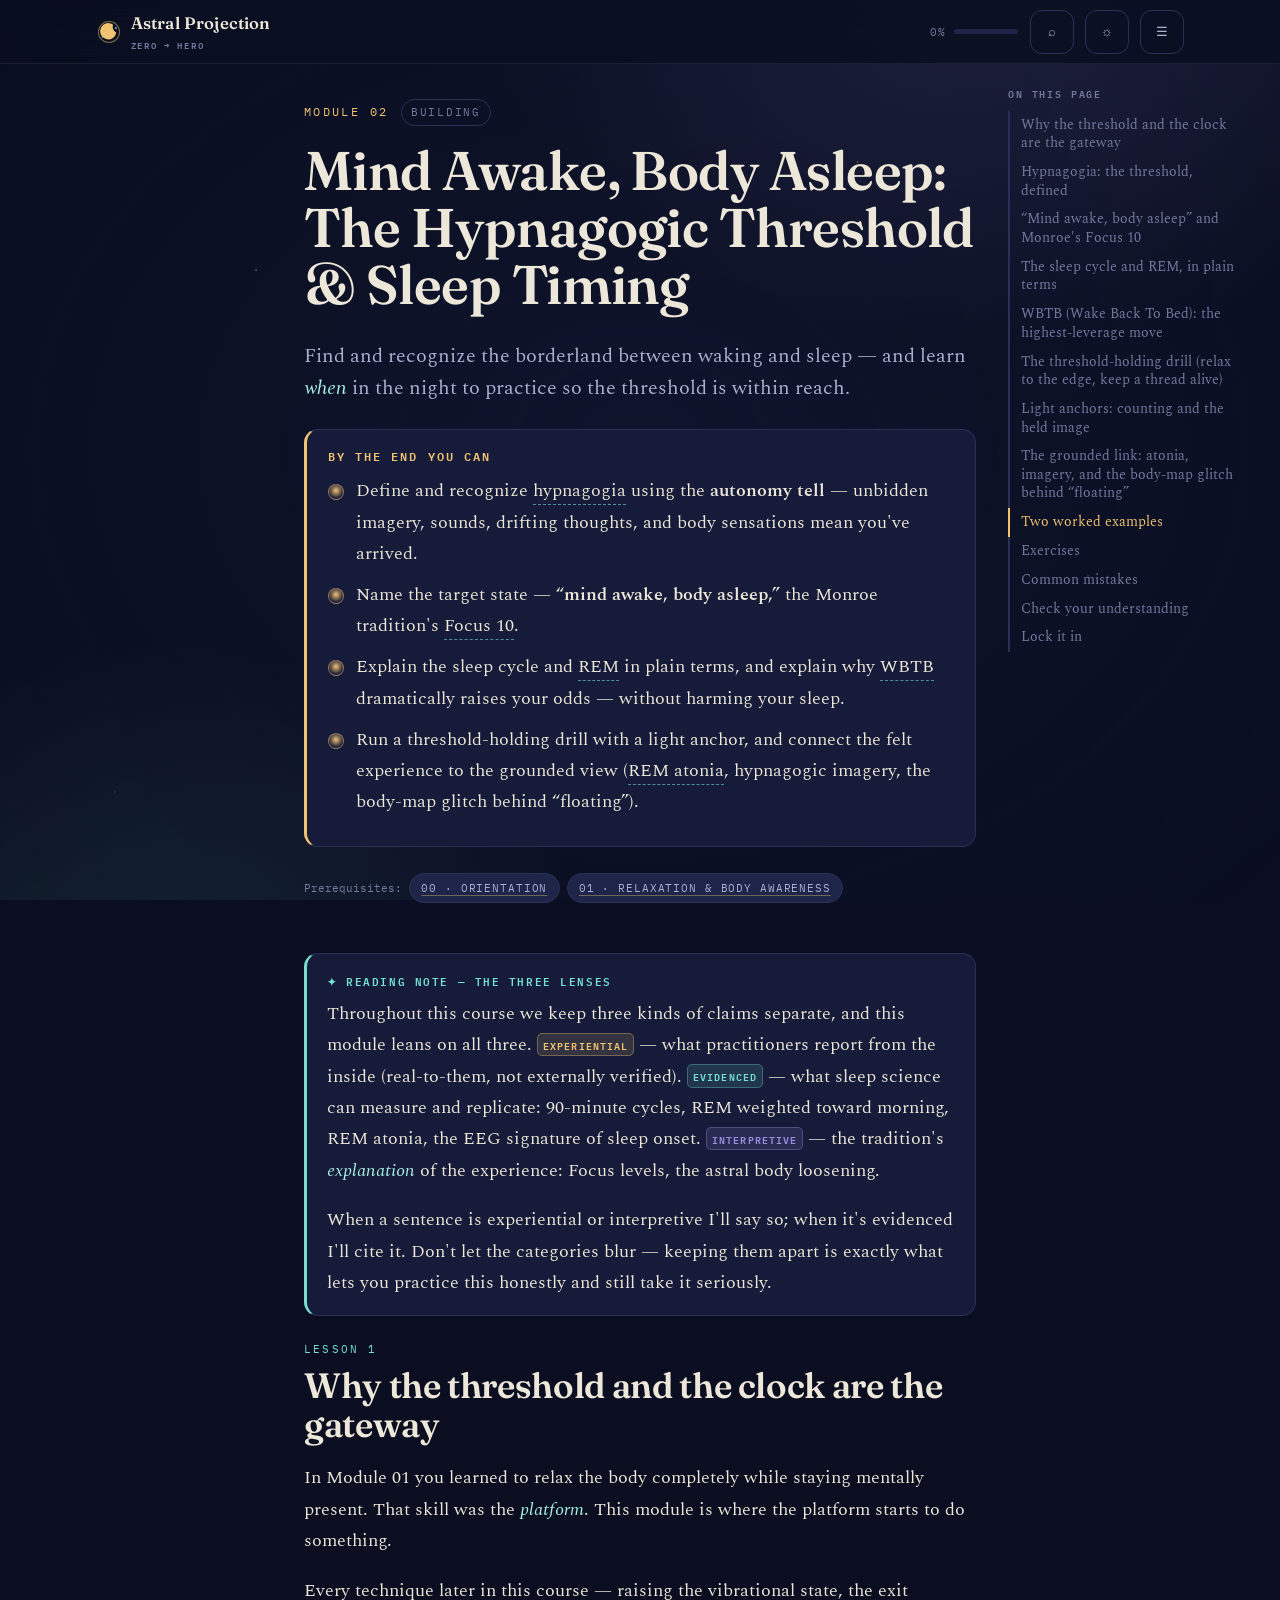
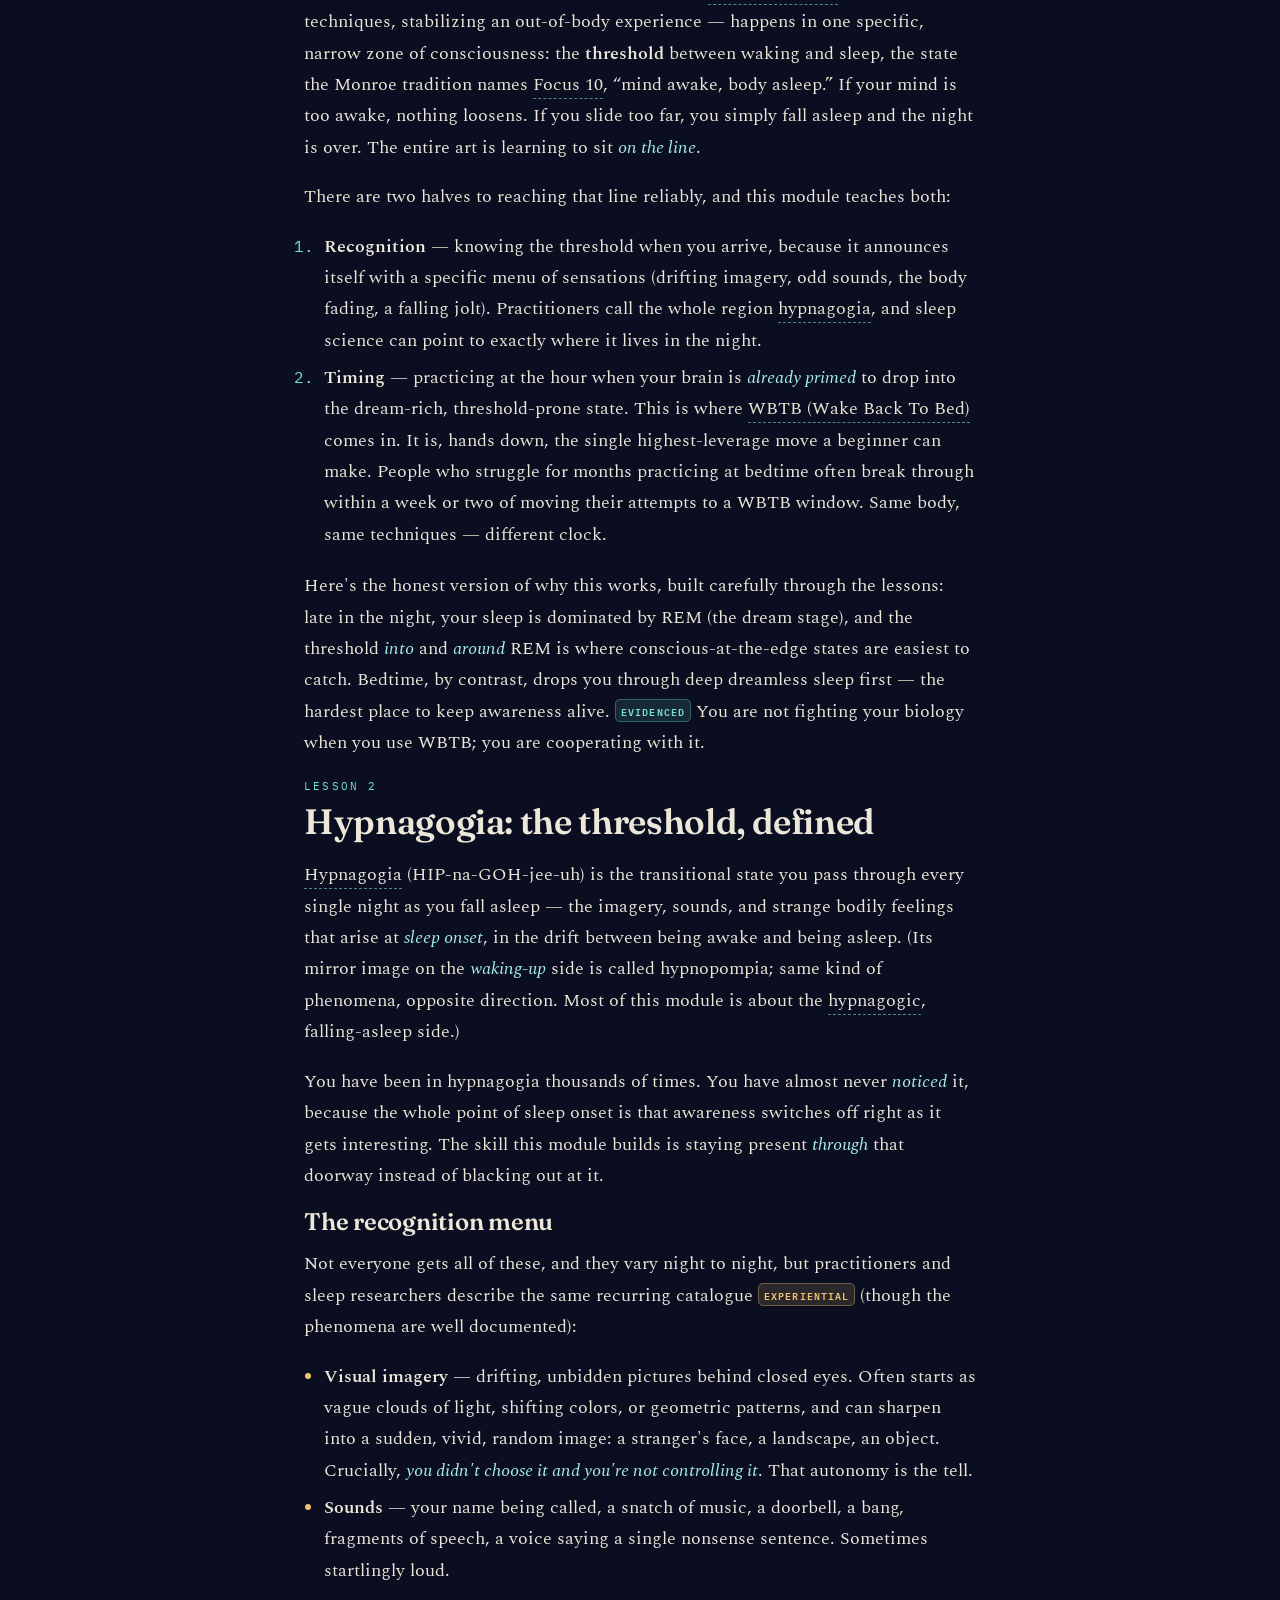
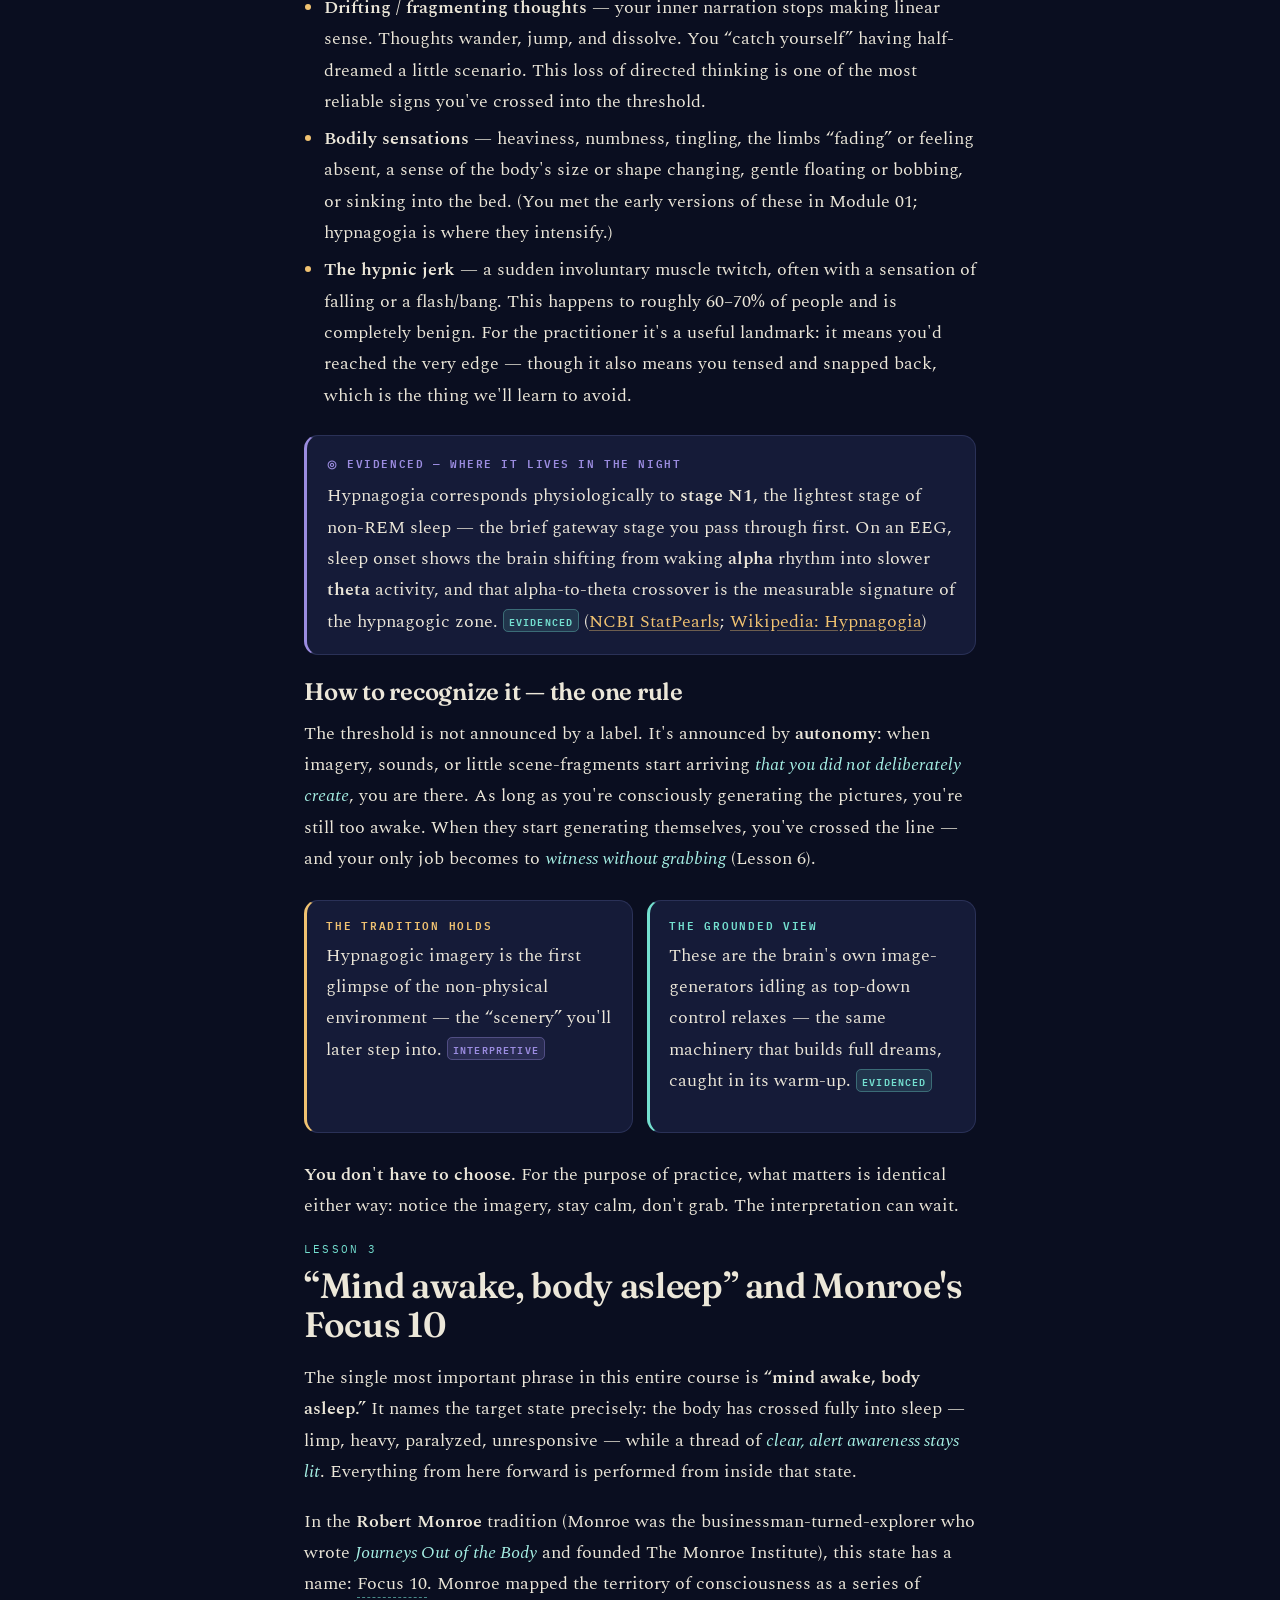
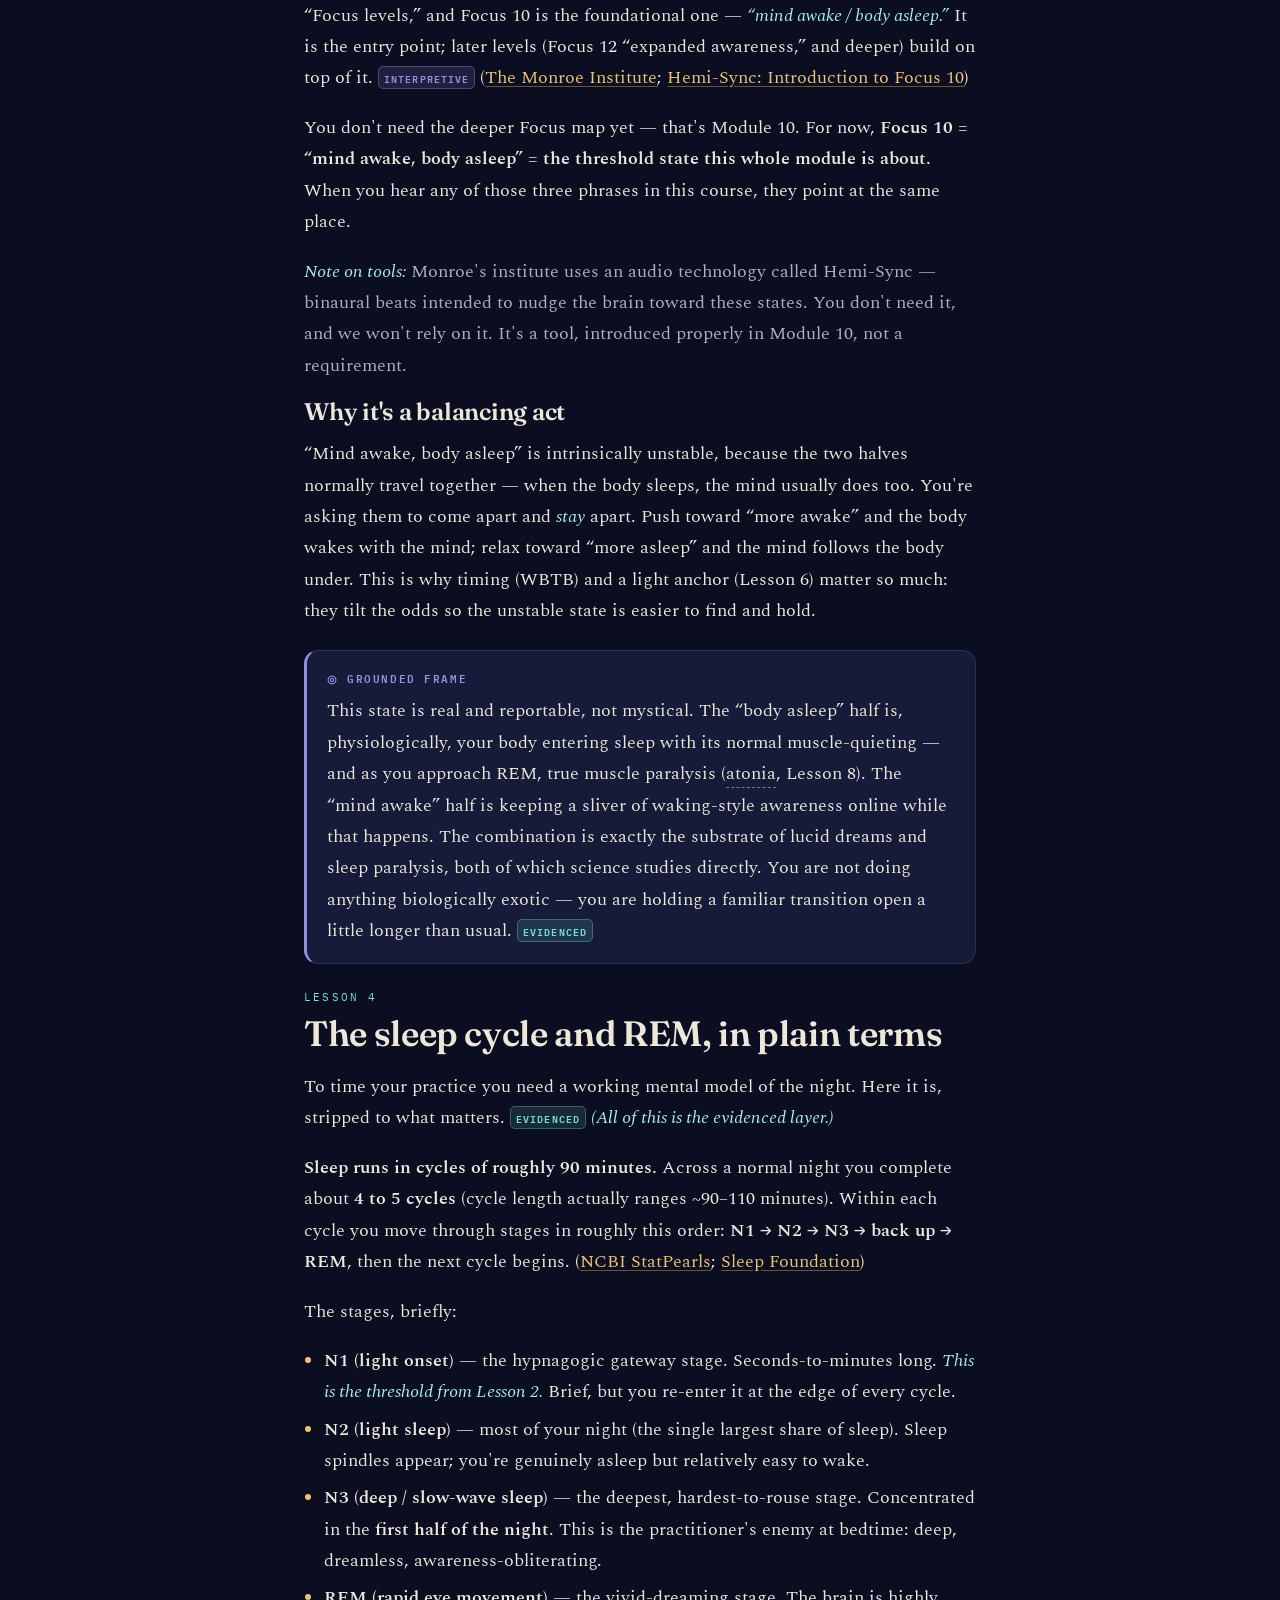
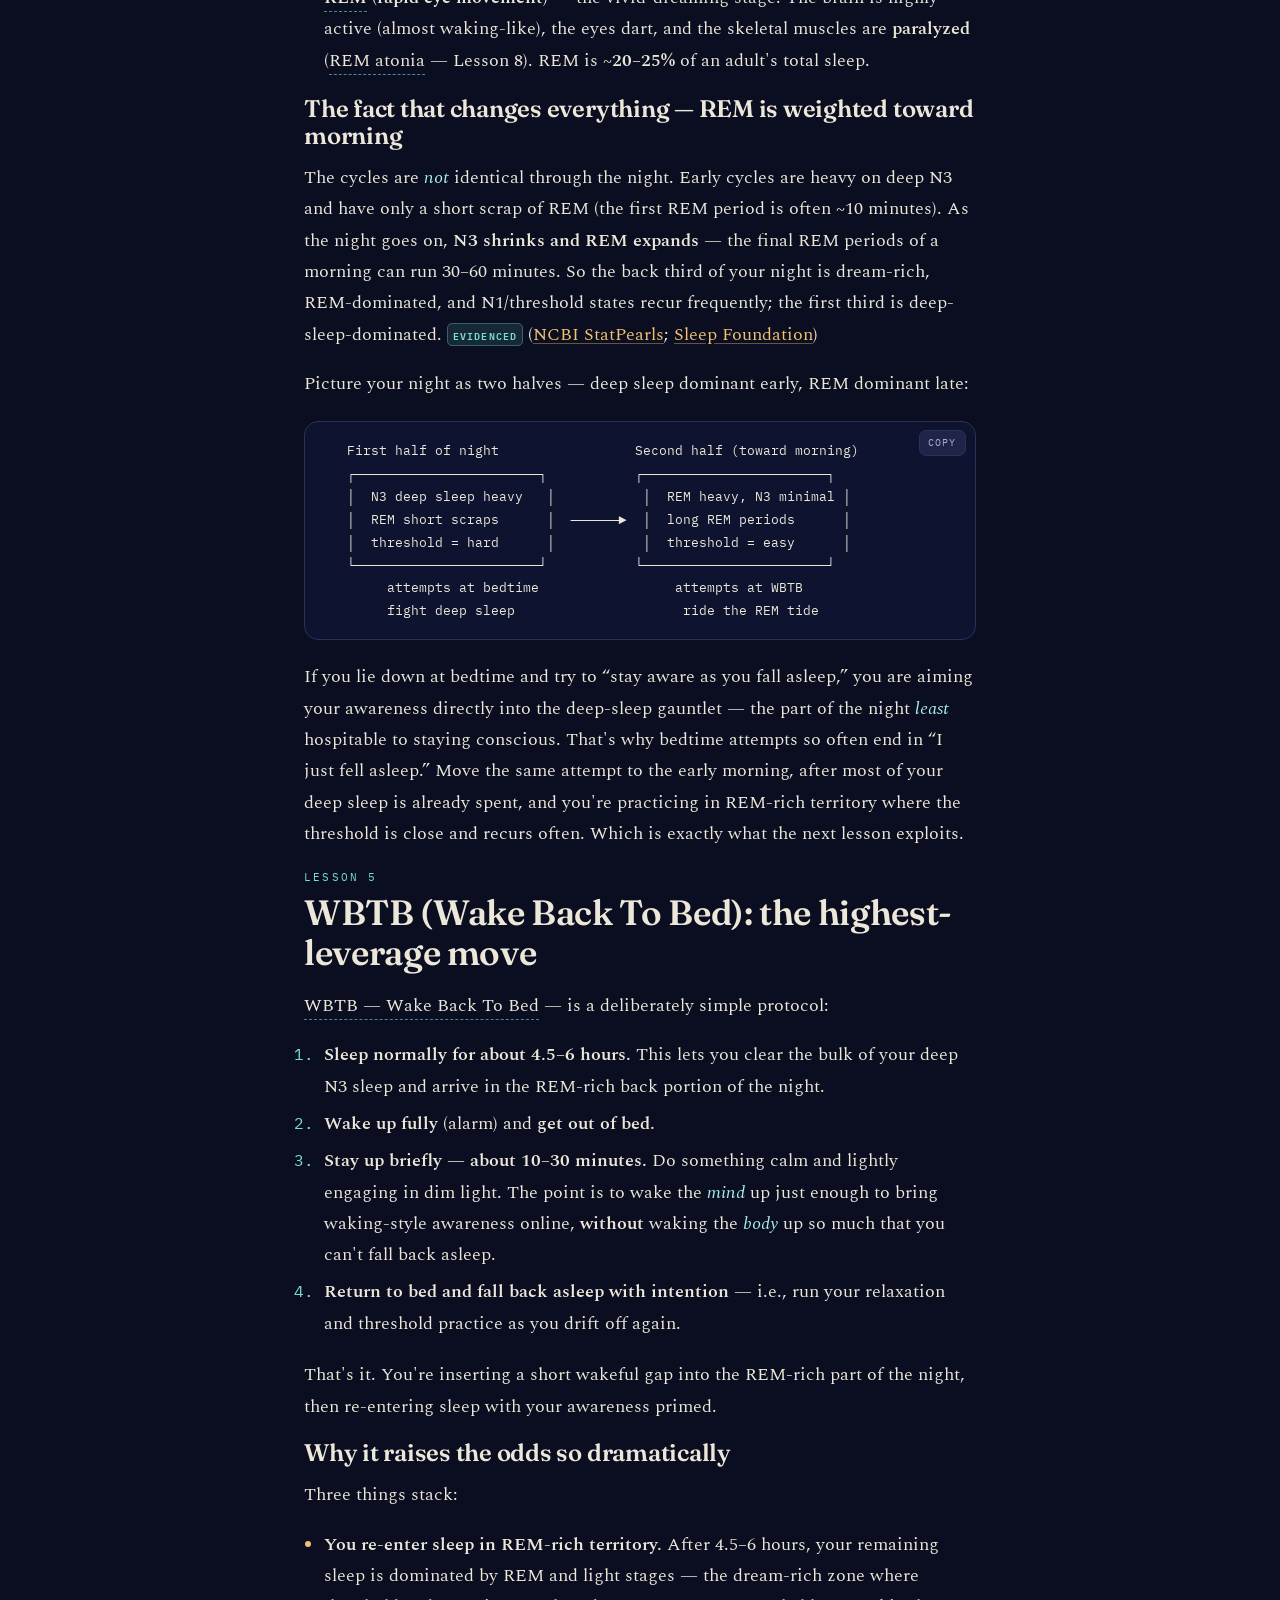
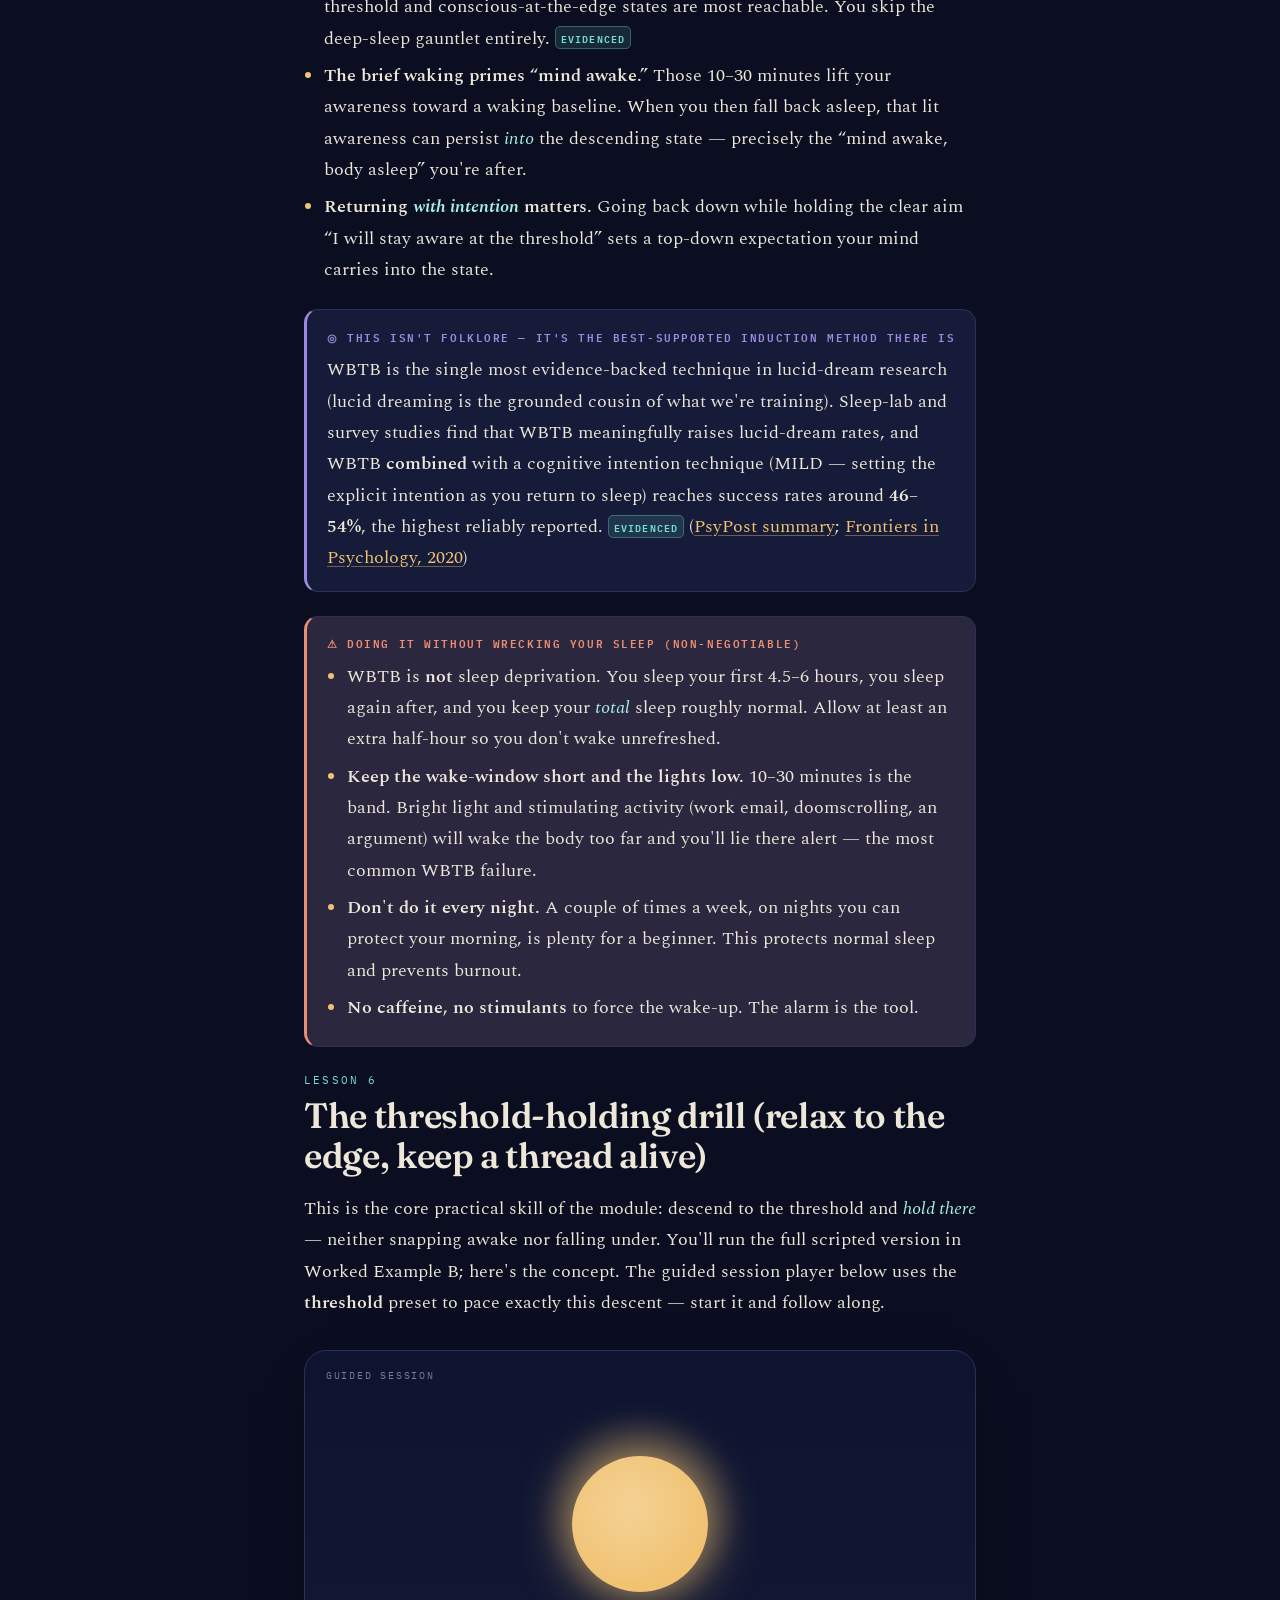
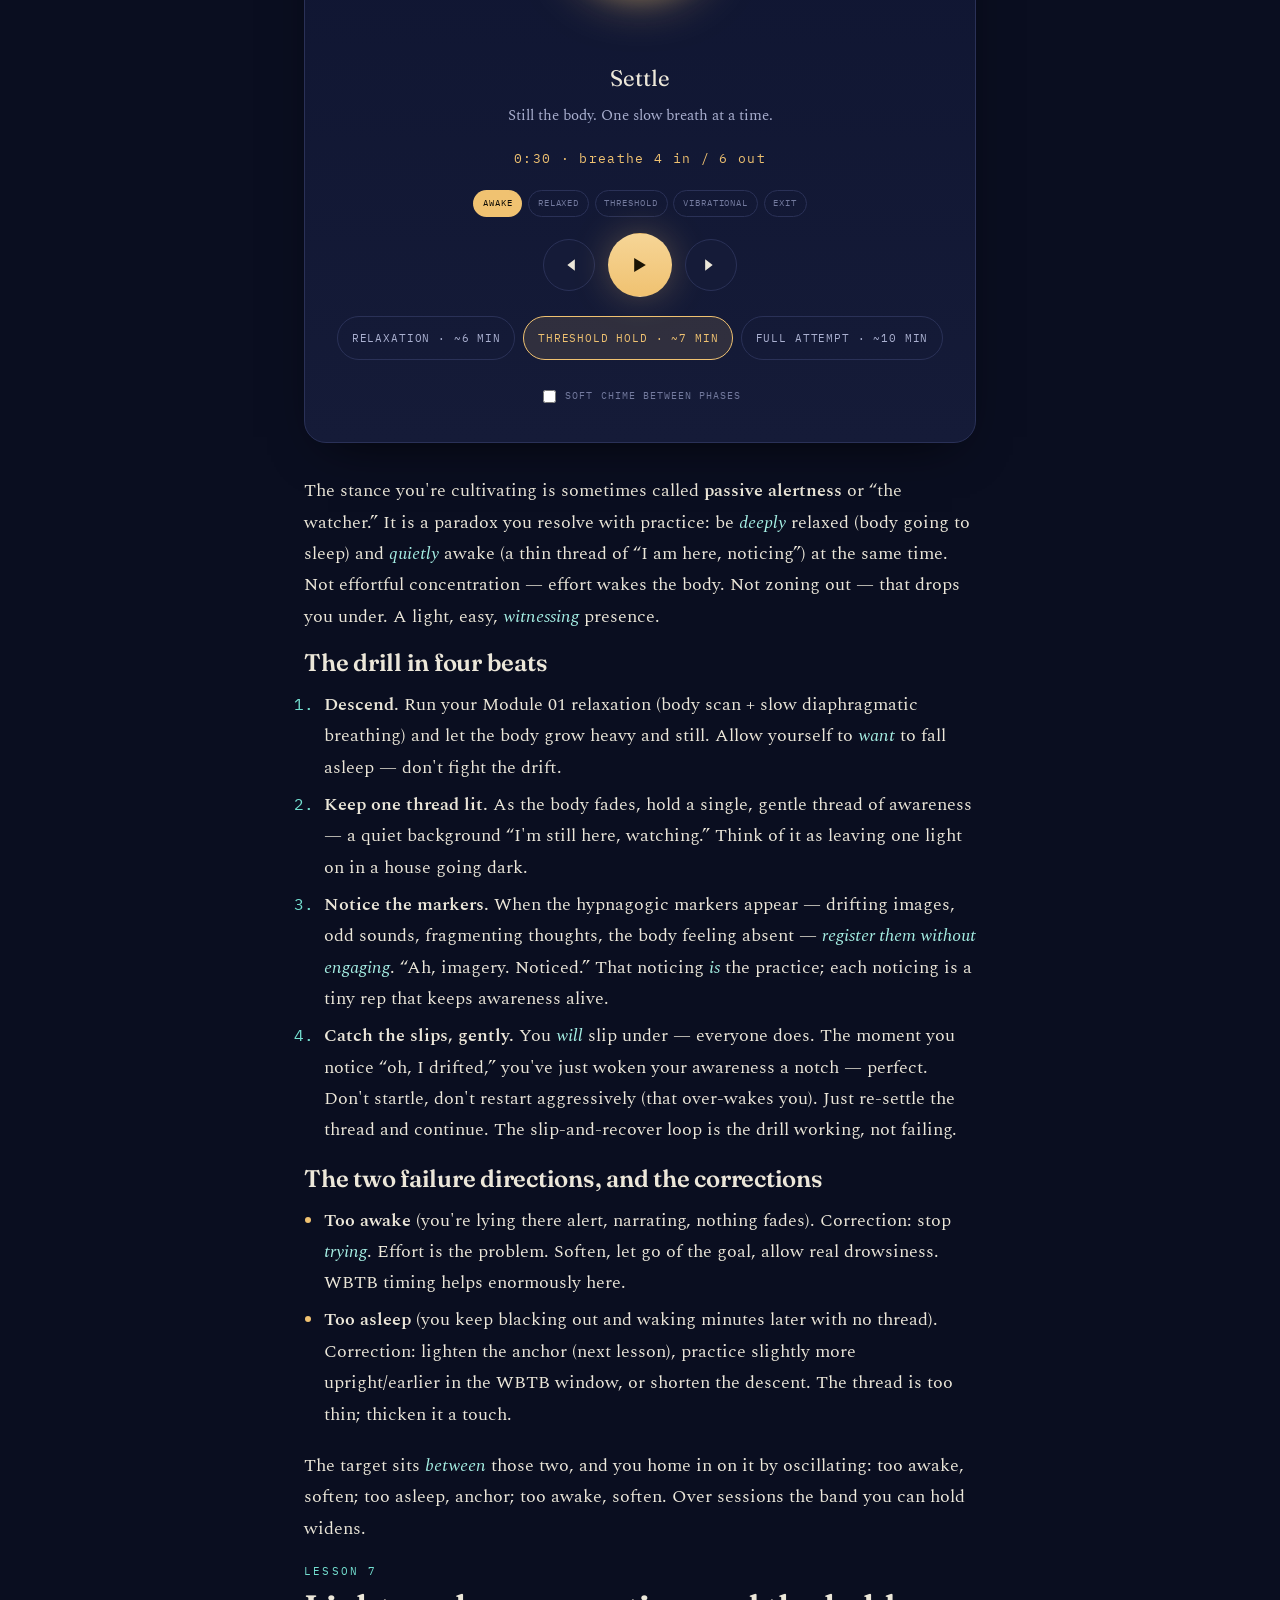
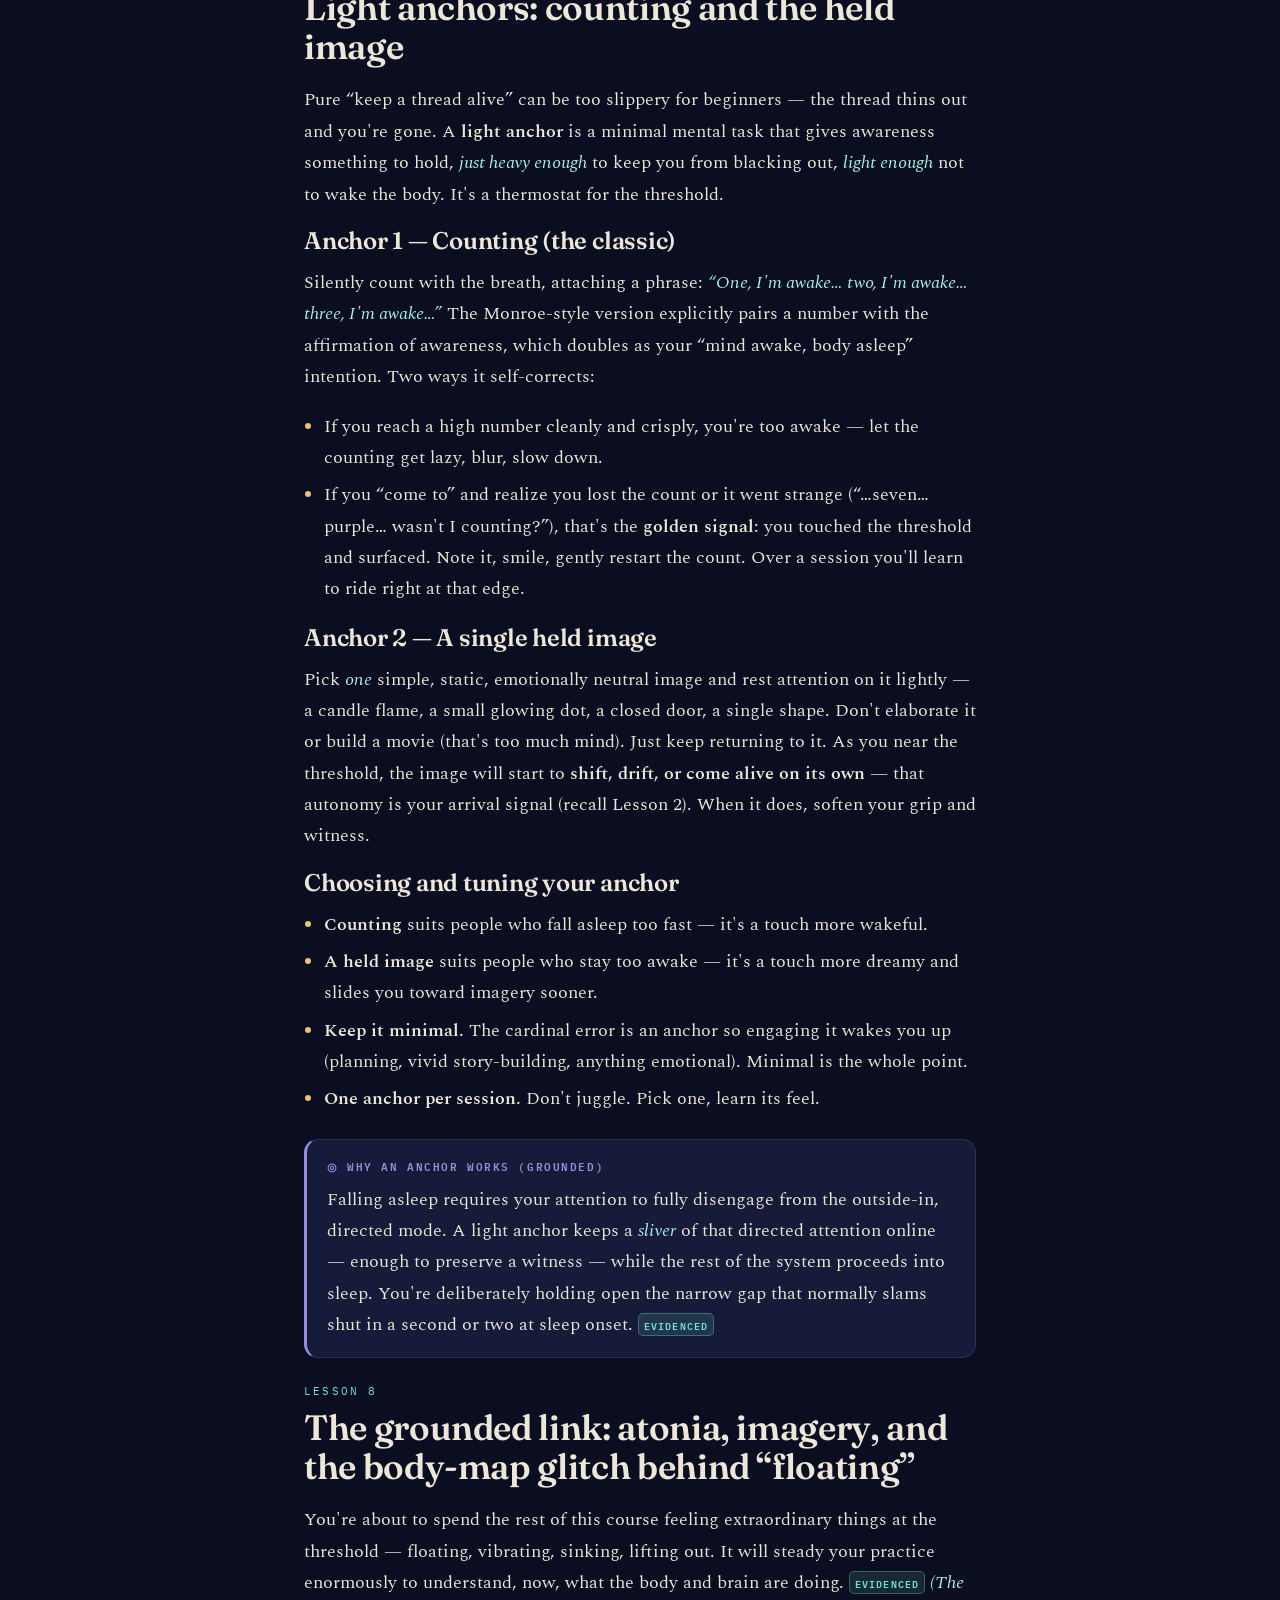
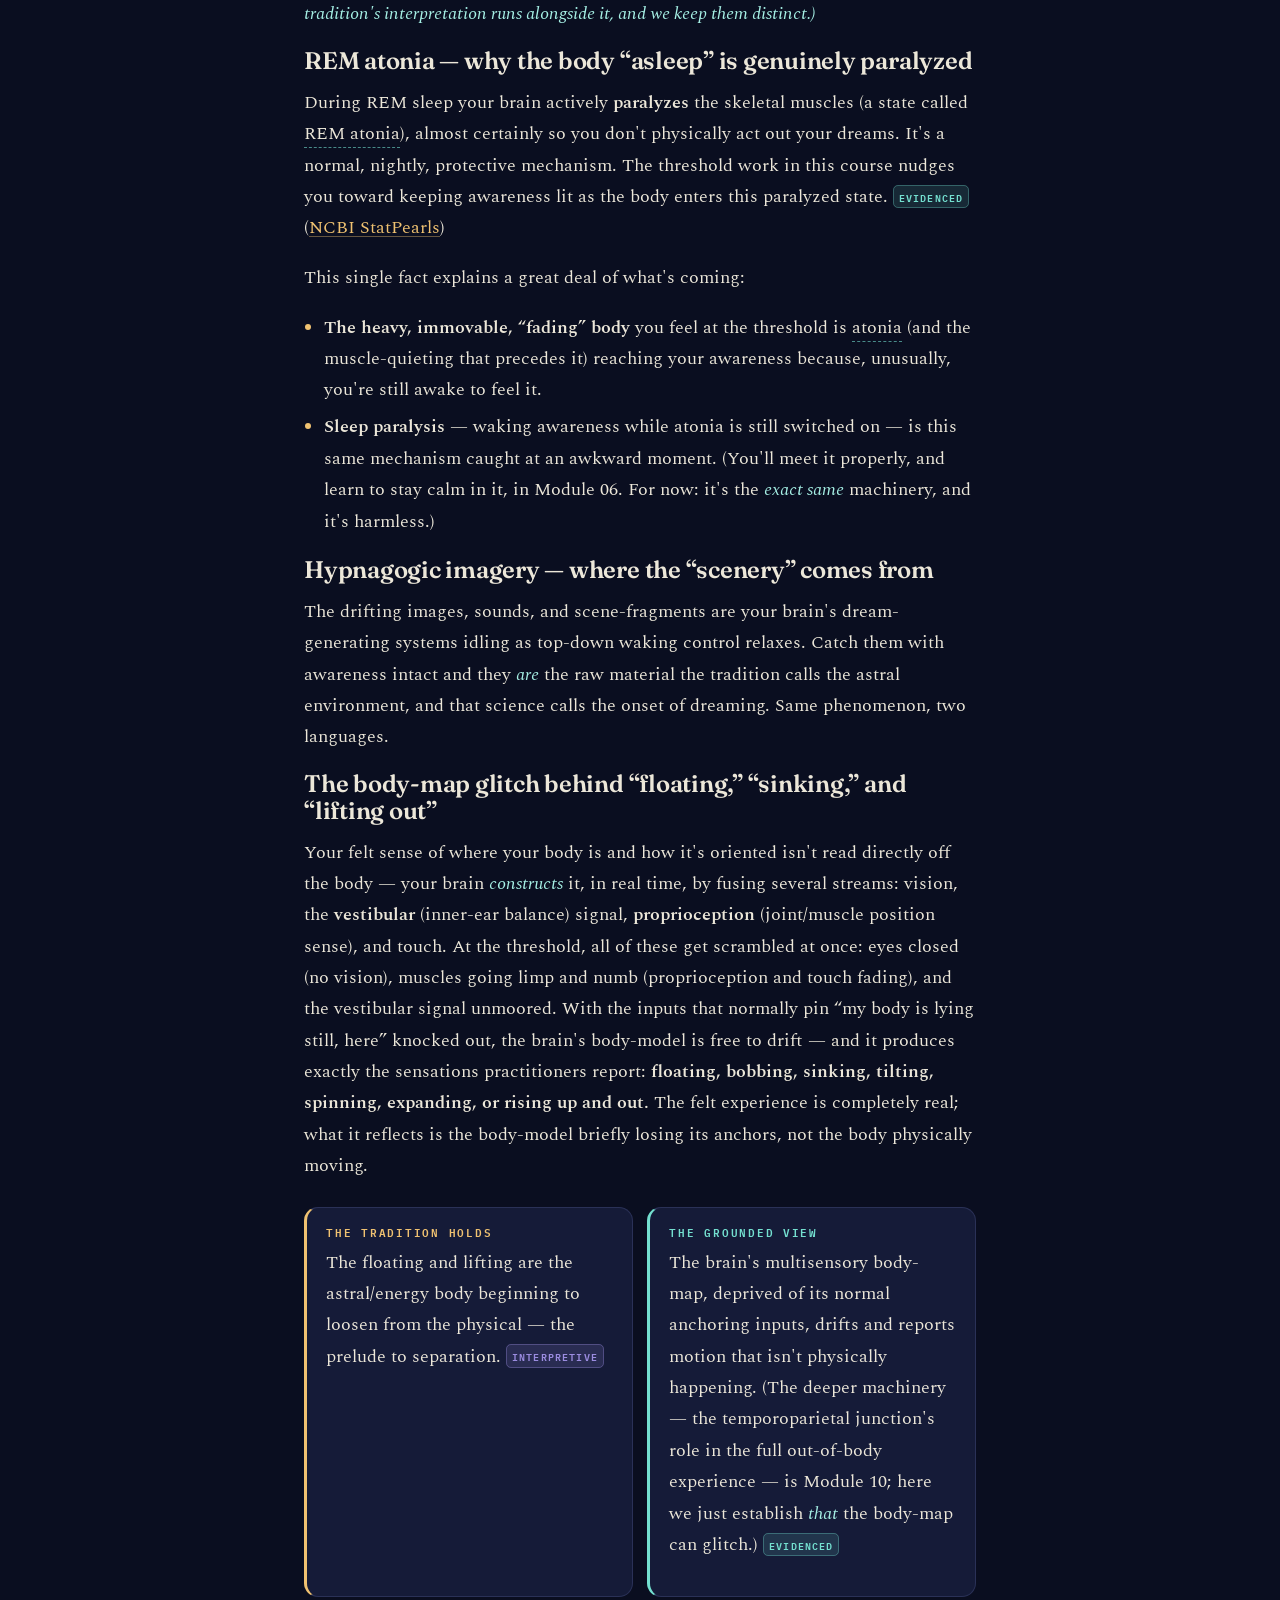
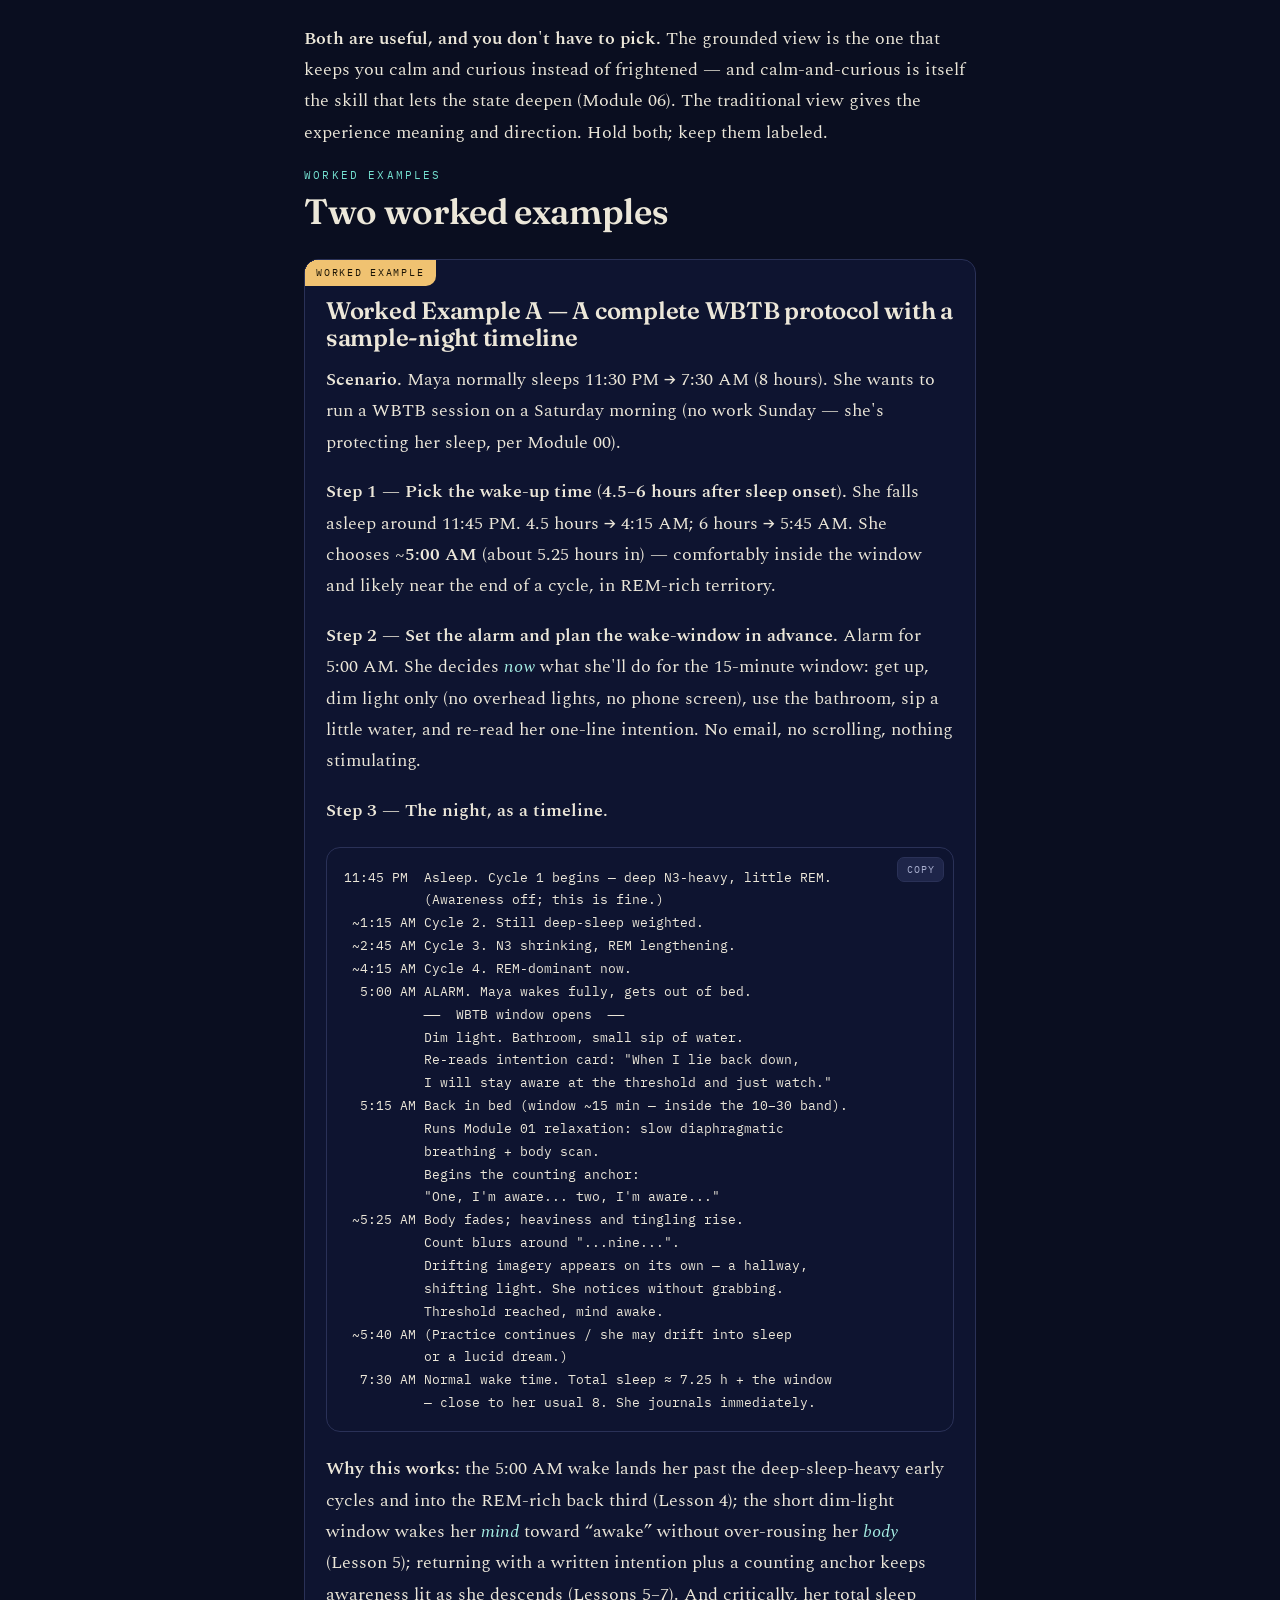
<file: docs/02-threshold-and-sleep-timing.html>
<!doctype html>
<html lang="en" data-theme="dark">
<head>
  <meta charset="utf-8">
  <meta name="viewport" content="width=device-width, initial-scale=1, viewport-fit=cover">
  <title>02 · The Hypnagogic Threshold &amp; Sleep Timing — Astral Projection</title>
  <meta name="description" content="Find the borderland between waking and sleep — and learn when in the night to practice (WBTB) so the threshold is within reach. The hypnagogic threshold, the sleep cycle and REM, and the threshold-holding drill.">
  <link rel="preconnect" href="https://fonts.googleapis.com">
  <link rel="preconnect" href="https://fonts.gstatic.com" crossorigin>
  <link rel="stylesheet" href="assets/css/main.css">
  <link rel="icon" href="favicon.svg" type="image/svg+xml">
</head>
<body data-module="02-threshold-and-sleep-timing">
  <div class="skyfield"></div>
  <a class="skip-link" href="#main">Skip to content</a>

  <header class="site-header"><div class="site-header__bar">
    <a class="brand" href="index.html" aria-label="Astral Projection — home">
      <span class="brand__mark" aria-hidden="true">
        <svg viewBox="0 0 32 32" fill="none"><circle cx="16" cy="16" r="13" stroke="var(--accent)" stroke-width="1.3" opacity=".5"/><path d="M21 7a10 10 0 1 0 4 9.5A8 8 0 0 1 21 7Z" fill="var(--accent)"/><circle cx="24.5" cy="11" r="1.1" fill="var(--accent-2)"/><circle cx="8" cy="22" r="1" fill="var(--accent-2)"/></svg>
      </span>
      <span>Astral Projection<small>Zero → Hero</small></span>
    </a>
    <span class="header-spring"></span>
    <span class="header-progress"><span class="label" data-mini-pct>0%</span>
      <span class="mini-track"><span class="mini-fill" data-mini-fill></span></span></span>
    <button class="icon-btn" data-search-open aria-label="Search the course">⌕</button>
    <button class="icon-btn" data-theme-toggle aria-label="Toggle light or dark theme"><span data-theme-icon>☼</span></button>
    <button class="icon-btn" data-nav-open aria-label="Open module menu">☰</button>
  </div></header>

  <!-- nav sheet -->
  <div class="navsheet" aria-hidden="true">
    <div class="navsheet__scrim" data-nav-close></div>
    <nav class="navsheet__panel" aria-label="Course modules">
      <div style="display:flex;justify-content:space-between;align-items:center">
        <h3 style="margin-top:0">Course map</h3>
        <button class="icon-btn" data-nav-close aria-label="Close menu">✕</button>
      </div>
      <a data-module="home" href="index.html"><span class="num"><span>◆</span></span> Course home</a>
      <h3>Start here</h3>
      <a data-module="00-orientation" href="00-orientation.html"><span class="num"><span>00</span></span> Orientation</a>
      <h3>Modules</h3>
      <a data-module="01-relaxation-and-body-awareness" href="01-relaxation-and-body-awareness.html"><span class="num"><span>01</span></span> Relaxation & Body Awareness</a>
      <a data-module="02-threshold-and-sleep-timing" href="02-threshold-and-sleep-timing.html" aria-current="page"><span class="num"><span>02</span></span> The Threshold & Timing</a>
      <a data-module="03-energy-and-vibrational-state" href="03-energy-and-vibrational-state.html"><span class="num"><span>03</span></span> Energy & the Vibrational State</a>
      <a data-module="04-focus-and-quieting-the-mind" href="04-focus-and-quieting-the-mind.html"><span class="num"><span>04</span></span> Focus & Quieting the Mind</a>
      <a data-module="05-separation-and-exit-techniques" href="05-separation-and-exit-techniques.html"><span class="num"><span>05</span></span> The Exit Techniques</a>
      <a data-module="06-stabilizing-and-fear-management" href="06-stabilizing-and-fear-management.html"><span class="num"><span>06</span></span> Stabilization & Fear</a>
      <a data-module="07-navigation-and-the-environment" href="07-navigation-and-the-environment.html"><span class="num"><span>07</span></span> Navigation & the Environment</a>
      <a data-module="08-return-grounding-and-journaling" href="08-return-grounding-and-journaling.html"><span class="num"><span>08</span></span> Return, Grounding & Journaling</a>
      <a data-module="09-troubleshooting-and-reliable-practice" href="09-troubleshooting-and-reliable-practice.html"><span class="num"><span>09</span></span> Troubleshooting & Practice</a>
      <a data-module="10-advanced-practice-tradition-and-science" href="10-advanced-practice-tradition-and-science.html"><span class="num"><span>10</span></span> Advanced Practice & Science</a>
      <h3>Finish</h3>
      <a data-module="capstone" href="capstone.html"><span class="num"><span>★</span></span> Capstone: 30-Day Practice</a>
      <a data-module="reference" href="reference.html"><span class="num"><span>✦</span></span> Reference & Flashcards</a>
    </nav>
  </div>

  <!-- search -->
  <div class="searchbox" role="dialog" aria-modal="true" aria-label="Search">
    <div class="search-panel">
      <input type="search" placeholder="Search modules…  (press / anywhere)" aria-label="Search modules">
      <div class="search-results"></div>
    </div>
  </div>

  <main id="main">
    <div class="layout">
      <article class="content">

        <header class="module-header">
          <p class="kicker"><span class="module-no">MODULE 02</span> <span class="module-rung">Building</span></p>
          <h1>Mind Awake, Body Asleep: The Hypnagogic Threshold &amp; Sleep Timing</h1>
          <p class="module-promise">Find and recognize the borderland between waking and sleep — and learn <em>when</em> in the night to practice so the threshold is within reach.</p>
          <div class="objectives">
            <h2>By the end you can</h2>
            <ul>
              <li>Define and recognize <span class="term" data-term="hypnagogia">hypnagogia</span> using the <strong>autonomy tell</strong> — unbidden imagery, sounds, drifting thoughts, and body sensations mean you've arrived.</li>
              <li>Name the target state — <strong>“mind awake, body asleep,”</strong> the Monroe tradition's <span class="term" data-term="focus 10">Focus 10</span>.</li>
              <li>Explain the sleep cycle and <span class="term" data-term="rem">REM</span> in plain terms, and explain why <span class="term" data-term="wbtb">WBTB</span> dramatically raises your odds — without harming your sleep.</li>
              <li>Run a threshold-holding drill with a light anchor, and connect the felt experience to the grounded view (<span class="term" data-term="rem atonia">REM atonia</span>, hypnagogic imagery, the body-map glitch behind “floating”).</li>
            </ul>
          </div>
          <p class="prereq-row">Prerequisites:
            <a class="chip" href="00-orientation.html">00 · Orientation</a>
            <a class="chip" href="01-relaxation-and-body-awareness.html">01 · Relaxation &amp; Body Awareness</a>
          </p>
        </header>

        <div class="callout callout-note">
          <p class="callout-title">✦ Reading note — the three lenses</p>
          <p>Throughout this course we keep three kinds of claims separate, and this module leans on all three. <span class="tag tag-experiential">experiential</span> — what practitioners report from the inside (real-to-them, not externally verified). <span class="tag tag-evidenced">evidenced</span> — what sleep science can measure and replicate: 90-minute cycles, REM weighted toward morning, REM atonia, the EEG signature of sleep onset. <span class="tag tag-interpretive">interpretive</span> — the tradition's <em>explanation</em> of the experience: Focus levels, the astral body loosening.</p>
          <p style="margin:0">When a sentence is experiential or interpretive I'll say so; when it's evidenced I'll cite it. Don't let the categories blur — keeping them apart is exactly what lets you practice this honestly and still take it seriously.</p>
        </div>

        <!-- ===================== LESSON 2.1 ===================== -->
        <section id="why-threshold-and-clock" data-track-section="why-threshold-and-clock">
          <p class="lesson-eyebrow">Lesson 1</p>
          <h2>Why the threshold and the clock are the gateway</h2>
          <p>In Module 01 you learned to relax the body completely while staying mentally present. That skill was the <em>platform</em>. This module is where the platform starts to do something.</p>
          <p>Every technique later in this course — raising the <span class="term" data-term="vibrational state">vibrational state</span>, the exit techniques, stabilizing an out-of-body experience — happens in one specific, narrow zone of consciousness: the <strong>threshold</strong> between waking and sleep, the state the Monroe tradition names <span class="term" data-term="focus 10">Focus 10</span>, “mind awake, body asleep.” If your mind is too awake, nothing loosens. If you slide too far, you simply fall asleep and the night is over. The entire art is learning to sit <em>on the line</em>.</p>
          <p>There are two halves to reaching that line reliably, and this module teaches both:</p>
          <ol>
            <li><strong>Recognition</strong> — knowing the threshold when you arrive, because it announces itself with a specific menu of sensations (drifting imagery, odd sounds, the body fading, a falling jolt). Practitioners call the whole region <span class="term" data-term="hypnagogia">hypnagogia</span>, and sleep science can point to exactly where it lives in the night.</li>
            <li><strong>Timing</strong> — practicing at the hour when your brain is <em>already primed</em> to drop into the dream-rich, threshold-prone state. This is where <span class="term" data-term="wbtb">WBTB (Wake Back To Bed)</span> comes in. It is, hands down, the single highest-leverage move a beginner can make. People who struggle for months practicing at bedtime often break through within a week or two of moving their attempts to a WBTB window. Same body, same techniques — different clock.</li>
          </ol>
          <p>Here's the honest version of why this works, built carefully through the lessons: late in the night, your sleep is dominated by REM (the dream stage), and the threshold <em>into</em> and <em>around</em> REM is where conscious-at-the-edge states are easiest to catch. Bedtime, by contrast, drops you through deep dreamless sleep first — the hardest place to keep awareness alive. <span class="tag tag-evidenced">evidenced</span> You are not fighting your biology when you use WBTB; you are cooperating with it.</p>
        </section>

        <!-- ===================== LESSON 2.2 ===================== -->
        <section id="hypnagogia-defined" data-track-section="hypnagogia-defined">
          <p class="lesson-eyebrow">Lesson 2</p>
          <h2>Hypnagogia: the threshold, defined</h2>
          <p><span class="term" data-term="hypnagogia">Hypnagogia</span> (HIP-na-GOH-jee-uh) is the transitional state you pass through every single night as you fall asleep — the imagery, sounds, and strange bodily feelings that arise at <em>sleep onset</em>, in the drift between being awake and being asleep. (Its mirror image on the <em>waking-up</em> side is called hypnopompia; same kind of phenomena, opposite direction. Most of this module is about the <span class="term" data-term="hypnagogic">hypnagogic</span>, falling-asleep side.)</p>
          <p>You have been in hypnagogia thousands of times. You have almost never <em>noticed</em> it, because the whole point of sleep onset is that awareness switches off right as it gets interesting. The skill this module builds is staying present <em>through</em> that doorway instead of blacking out at it.</p>

          <h3>The recognition menu</h3>
          <p>Not everyone gets all of these, and they vary night to night, but practitioners and sleep researchers describe the same recurring catalogue <span class="tag tag-experiential">experiential</span> (though the phenomena are well documented):</p>
          <ul>
            <li><strong>Visual imagery</strong> — drifting, unbidden pictures behind closed eyes. Often starts as vague clouds of light, shifting colors, or geometric patterns, and can sharpen into a sudden, vivid, random image: a stranger's face, a landscape, an object. Crucially, <em>you didn't choose it and you're not controlling it</em>. That autonomy is the tell.</li>
            <li><strong>Sounds</strong> — your name being called, a snatch of music, a doorbell, a bang, fragments of speech, a voice saying a single nonsense sentence. Sometimes startlingly loud.</li>
            <li><strong>Drifting / fragmenting thoughts</strong> — your inner narration stops making linear sense. Thoughts wander, jump, and dissolve. You “catch yourself” having half-dreamed a little scenario. This loss of directed thinking is one of the most reliable signs you've crossed into the threshold.</li>
            <li><strong>Bodily sensations</strong> — heaviness, numbness, tingling, the limbs “fading” or feeling absent, a sense of the body's size or shape changing, gentle floating or bobbing, or sinking into the bed. (You met the early versions of these in Module 01; hypnagogia is where they intensify.)</li>
            <li><strong>The hypnic jerk</strong> — a sudden involuntary muscle twitch, often with a sensation of falling or a flash/bang. This happens to roughly 60–70% of people and is completely benign. For the practitioner it's a useful landmark: it means you'd reached the very edge — though it also means you tensed and snapped back, which is the thing we'll learn to avoid.</li>
          </ul>

          <div class="callout callout-science">
            <p class="callout-title">◎ Evidenced — where it lives in the night</p>
            <p style="margin:0">Hypnagogia corresponds physiologically to <strong>stage N1</strong>, the lightest stage of non-REM sleep — the brief gateway stage you pass through first. On an EEG, sleep onset shows the brain shifting from waking <strong>alpha</strong> rhythm into slower <strong>theta</strong> activity, and that alpha-to-theta crossover is the measurable signature of the hypnagogic zone. <span class="tag tag-evidenced">evidenced</span> (<a href="https://www.ncbi.nlm.nih.gov/books/NBK526132/">NCBI StatPearls</a>; <a href="https://en.wikipedia.org/wiki/Hypnagogia">Wikipedia: Hypnagogia</a>)</p>
          </div>

          <h3>How to recognize it — the one rule</h3>
          <p>The threshold is not announced by a label. It's announced by <strong>autonomy</strong>: when imagery, sounds, or little scene-fragments start arriving <em>that you did not deliberately create</em>, you are there. As long as you're consciously generating the pictures, you're still too awake. When they start generating themselves, you've crossed the line — and your only job becomes to <em>witness without grabbing</em> (Lesson 6).</p>

          <div class="lenses">
            <div class="lens lens-tradition">
              <h4>The tradition holds</h4>
              <p>Hypnagogic imagery is the first glimpse of the non-physical environment — the “scenery” you'll later step into. <span class="tag tag-interpretive">interpretive</span></p>
            </div>
            <div class="lens lens-grounded">
              <h4>The grounded view</h4>
              <p>These are the brain's own image-generators idling as top-down control relaxes — the same machinery that builds full dreams, caught in its warm-up. <span class="tag tag-evidenced">evidenced</span></p>
            </div>
          </div>
          <p><strong>You don't have to choose.</strong> For the purpose of practice, what matters is identical either way: notice the imagery, stay calm, don't grab. The interpretation can wait.</p>
        </section>

        <!-- ===================== LESSON 2.3 ===================== -->
        <section id="mind-awake-body-asleep" data-track-section="mind-awake-body-asleep">
          <p class="lesson-eyebrow">Lesson 3</p>
          <h2>“Mind awake, body asleep” and Monroe's Focus 10</h2>
          <p>The single most important phrase in this entire course is <strong>“mind awake, body asleep.”</strong> It names the target state precisely: the body has crossed fully into sleep — limp, heavy, paralyzed, unresponsive — while a thread of <em>clear, alert awareness stays lit</em>. Everything from here forward is performed from inside that state.</p>
          <p>In the <strong>Robert Monroe</strong> tradition (Monroe was the businessman-turned-explorer who wrote <em>Journeys Out of the Body</em> and founded The Monroe Institute), this state has a name: <span class="term" data-term="focus 10">Focus 10</span>. Monroe mapped the territory of consciousness as a series of “Focus levels,” and Focus 10 is the foundational one — <em>“mind awake / body asleep.”</em> It is the entry point; later levels (Focus 12 “expanded awareness,” and deeper) build on top of it. <span class="tag tag-interpretive">interpretive</span> (<a href="https://www.monroeinstitute.org/">The Monroe Institute</a>; <a href="https://hemi-sync.com/product/introduction-focus-10-mp3/">Hemi-Sync: Introduction to Focus 10</a>)</p>
          <p>You don't need the deeper Focus map yet — that's Module 10. For now, <strong>Focus 10 = “mind awake, body asleep” = the threshold state this whole module is about.</strong> When you hear any of those three phrases in this course, they point at the same place.</p>
          <p class="muted"><em>Note on tools:</em> Monroe's institute uses an audio technology called Hemi-Sync — binaural beats intended to nudge the brain toward these states. You don't need it, and we won't rely on it. It's a tool, introduced properly in Module 10, not a requirement.</p>

          <h3>Why it's a balancing act</h3>
          <p>“Mind awake, body asleep” is intrinsically unstable, because the two halves normally travel together — when the body sleeps, the mind usually does too. You're asking them to come apart and <em>stay</em> apart. Push toward “more awake” and the body wakes with the mind; relax toward “more asleep” and the mind follows the body under. This is why timing (WBTB) and a light anchor (Lesson 6) matter so much: they tilt the odds so the unstable state is easier to find and hold.</p>

          <div class="callout callout-science">
            <p class="callout-title">◎ Grounded frame</p>
            <p style="margin:0">This state is real and reportable, not mystical. The “body asleep” half is, physiologically, your body entering sleep with its normal muscle-quieting — and as you approach REM, true muscle paralysis (<span class="term" data-term="atonia">atonia</span>, Lesson 8). The “mind awake” half is keeping a sliver of waking-style awareness online while that happens. The combination is exactly the substrate of lucid dreams and sleep paralysis, both of which science studies directly. You are not doing anything biologically exotic — you are holding a familiar transition open a little longer than usual. <span class="tag tag-evidenced">evidenced</span></p>
          </div>
        </section>

        <!-- ===================== LESSON 2.4 ===================== -->
        <section id="sleep-cycle-and-rem" data-track-section="sleep-cycle-and-rem">
          <p class="lesson-eyebrow">Lesson 4</p>
          <h2>The sleep cycle and REM, in plain terms</h2>
          <p>To time your practice you need a working mental model of the night. Here it is, stripped to what matters. <span class="tag tag-evidenced">evidenced</span> <em>(All of this is the evidenced layer.)</em></p>
          <p><strong>Sleep runs in cycles of roughly 90 minutes.</strong> Across a normal night you complete about <strong>4 to 5 cycles</strong> (cycle length actually ranges ~90–110 minutes). Within each cycle you move through stages in roughly this order: <strong>N1 → N2 → N3 → back up → REM</strong>, then the next cycle begins. (<a href="https://www.ncbi.nlm.nih.gov/books/NBK526132/">NCBI StatPearls</a>; <a href="https://www.sleepfoundation.org/stages-of-sleep">Sleep Foundation</a>)</p>
          <p>The stages, briefly:</p>
          <ul>
            <li><strong>N1 (light onset)</strong> — the hypnagogic gateway stage. Seconds-to-minutes long. <em>This is the threshold from Lesson 2.</em> Brief, but you re-enter it at the edge of every cycle.</li>
            <li><strong>N2 (light sleep)</strong> — most of your night (the single largest share of sleep). Sleep spindles appear; you're genuinely asleep but relatively easy to wake.</li>
            <li><strong>N3 (deep / slow-wave sleep)</strong> — the deepest, hardest-to-rouse stage. Concentrated in the <strong>first half of the night</strong>. This is the practitioner's enemy at bedtime: deep, dreamless, awareness-obliterating.</li>
            <li><strong><span class="term" data-term="rem">REM</span> (rapid eye movement)</strong> — the vivid-dreaming stage. The brain is highly active (almost waking-like), the eyes dart, and the skeletal muscles are <strong>paralyzed</strong> (<span class="term" data-term="rem atonia">REM atonia</span> — Lesson 8). REM is ~<strong>20–25%</strong> of an adult's total sleep.</li>
          </ul>

          <h3>The fact that changes everything — REM is weighted toward morning</h3>
          <p>The cycles are <em>not</em> identical through the night. Early cycles are heavy on deep N3 and have only a short scrap of REM (the first REM period is often ~10 minutes). As the night goes on, <strong>N3 shrinks and REM expands</strong> — the final REM periods of a morning can run 30–60 minutes. So the back third of your night is dream-rich, REM-dominated, and N1/threshold states recur frequently; the first third is deep-sleep-dominated. <span class="tag tag-evidenced">evidenced</span> (<a href="https://www.ncbi.nlm.nih.gov/books/NBK526132/">NCBI StatPearls</a>; <a href="https://www.sleepfoundation.org/stages-of-sleep">Sleep Foundation</a>)</p>

          <p>Picture your night as two halves — deep sleep dominant early, REM dominant late:</p>
          <pre aria-label="Diagram: deep sleep dominates the first half of the night, REM dominates the second half">   First half of night                 Second half (toward morning)
   ┌───────────────────────┐           ┌───────────────────────┐
   │  N3 deep sleep heavy   │           │  REM heavy, N3 minimal │
   │  REM short scraps      │  ──────►  │  long REM periods      │
   │  threshold = hard      │           │  threshold = easy      │
   └───────────────────────┘           └───────────────────────┘
        attempts at bedtime                 attempts at WBTB
        fight deep sleep                     ride the REM tide</pre>

          <p>If you lie down at bedtime and try to “stay aware as you fall asleep,” you are aiming your awareness directly into the deep-sleep gauntlet — the part of the night <em>least</em> hospitable to staying conscious. That's why bedtime attempts so often end in “I just fell asleep.” Move the same attempt to the early morning, after most of your deep sleep is already spent, and you're practicing in REM-rich territory where the threshold is close and recurs often. Which is exactly what the next lesson exploits.</p>
        </section>

        <!-- ===================== LESSON 2.5 — WBTB ===================== -->
        <section id="wbtb-protocol" data-track-section="wbtb-protocol">
          <p class="lesson-eyebrow">Lesson 5</p>
          <h2>WBTB (Wake Back To Bed): the highest-leverage move</h2>
          <p><span class="term" data-term="wbtb">WBTB — Wake Back To Bed</span> — is a deliberately simple protocol:</p>
          <ol>
            <li><strong>Sleep normally for about 4.5–6 hours.</strong> This lets you clear the bulk of your deep N3 sleep and arrive in the REM-rich back portion of the night.</li>
            <li><strong>Wake up fully</strong> (alarm) and <strong>get out of bed.</strong></li>
            <li><strong>Stay up briefly — about 10–30 minutes.</strong> Do something calm and lightly engaging in dim light. The point is to wake the <em>mind</em> up just enough to bring waking-style awareness online, <strong>without</strong> waking the <em>body</em> up so much that you can't fall back asleep.</li>
            <li><strong>Return to bed and fall back asleep with intention</strong> — i.e., run your relaxation and threshold practice as you drift off again.</li>
          </ol>
          <p>That's it. You're inserting a short wakeful gap into the REM-rich part of the night, then re-entering sleep with your awareness primed.</p>

          <h3>Why it raises the odds so dramatically</h3>
          <p>Three things stack:</p>
          <ul>
            <li><strong>You re-enter sleep in REM-rich territory.</strong> After 4.5–6 hours, your remaining sleep is dominated by REM and light stages — the dream-rich zone where threshold and conscious-at-the-edge states are most reachable. You skip the deep-sleep gauntlet entirely. <span class="tag tag-evidenced">evidenced</span></li>
            <li><strong>The brief waking primes “mind awake.”</strong> Those 10–30 minutes lift your awareness toward a waking baseline. When you then fall back asleep, that lit awareness can persist <em>into</em> the descending state — precisely the “mind awake, body asleep” you're after.</li>
            <li><strong>Returning <em>with intention</em> matters.</strong> Going back down while holding the clear aim “I will stay aware at the threshold” sets a top-down expectation your mind carries into the state.</li>
          </ul>

          <div class="callout callout-science">
            <p class="callout-title">◎ This isn't folklore — it's the best-supported induction method there is</p>
            <p style="margin:0">WBTB is the single most evidence-backed technique in lucid-dream research (lucid dreaming is the grounded cousin of what we're training). Sleep-lab and survey studies find that WBTB meaningfully raises lucid-dream rates, and WBTB <strong>combined</strong> with a cognitive intention technique (MILD — setting the explicit intention as you return to sleep) reaches success rates around <strong>46–54%</strong>, the highest reliably reported. <span class="tag tag-evidenced">evidenced</span> (<a href="https://www.psypost.org/more-evidence-the-wake-up-back-to-bed-technique-can-help-to-induce-lucid-dreams/">PsyPost summary</a>; <a href="https://www.frontiersin.org/journals/psychology/articles/10.3389/fpsyg.2020.01383/full">Frontiers in Psychology, 2020</a>)</p>
          </div>

          <div class="callout callout-safety">
            <p class="callout-title">⚠ Doing it without wrecking your sleep (non-negotiable)</p>
            <ul style="margin:.4rem 0 0">
              <li>WBTB is <strong>not</strong> sleep deprivation. You sleep your first 4.5–6 hours, you sleep again after, and you keep your <em>total</em> sleep roughly normal. Allow at least an extra half-hour so you don't wake unrefreshed.</li>
              <li><strong>Keep the wake-window short and the lights low.</strong> 10–30 minutes is the band. Bright light and stimulating activity (work email, doomscrolling, an argument) will wake the body too far and you'll lie there alert — the most common WBTB failure.</li>
              <li><strong>Don't do it every night.</strong> A couple of times a week, on nights you can protect your morning, is plenty for a beginner. This protects normal sleep and prevents burnout.</li>
              <li><strong>No caffeine, no stimulants</strong> to force the wake-up. The alarm is the tool.</li>
            </ul>
          </div>
        </section>

        <!-- ===================== LESSON 2.6 — holding drill + player ===================== -->
        <section id="threshold-holding-drill" data-track-section="threshold-holding-drill">
          <p class="lesson-eyebrow">Lesson 6</p>
          <h2>The threshold-holding drill (relax to the edge, keep a thread alive)</h2>
          <p>This is the core practical skill of the module: descend to the threshold and <em>hold there</em> — neither snapping awake nor falling under. You'll run the full scripted version in Worked Example B; here's the concept. The guided session player below uses the <strong>threshold</strong> preset to pace exactly this descent — start it and follow along.</p>

          <div data-session-player="threshold"></div>

          <p>The stance you're cultivating is sometimes called <strong>passive alertness</strong> or “the watcher.” It is a paradox you resolve with practice: be <em>deeply</em> relaxed (body going to sleep) and <em>quietly</em> awake (a thin thread of “I am here, noticing”) at the same time. Not effortful concentration — effort wakes the body. Not zoning out — that drops you under. A light, easy, <em>witnessing</em> presence.</p>

          <h3>The drill in four beats</h3>
          <ol>
            <li><strong>Descend.</strong> Run your Module 01 relaxation (body scan + slow diaphragmatic breathing) and let the body grow heavy and still. Allow yourself to <em>want</em> to fall asleep — don't fight the drift.</li>
            <li><strong>Keep one thread lit.</strong> As the body fades, hold a single, gentle thread of awareness — a quiet background “I'm still here, watching.” Think of it as leaving one light on in a house going dark.</li>
            <li><strong>Notice the markers.</strong> When the hypnagogic markers appear — drifting images, odd sounds, fragmenting thoughts, the body feeling absent — <em>register them without engaging</em>. “Ah, imagery. Noticed.” That noticing <em>is</em> the practice; each noticing is a tiny rep that keeps awareness alive.</li>
            <li><strong>Catch the slips, gently.</strong> You <em>will</em> slip under — everyone does. The moment you notice “oh, I drifted,” you've just woken your awareness a notch — perfect. Don't startle, don't restart aggressively (that over-wakes you). Just re-settle the thread and continue. The slip-and-recover loop is the drill working, not failing.</li>
          </ol>

          <h3>The two failure directions, and the corrections</h3>
          <ul>
            <li><strong>Too awake</strong> (you're lying there alert, narrating, nothing fades). Correction: stop <em>trying</em>. Effort is the problem. Soften, let go of the goal, allow real drowsiness. WBTB timing helps enormously here.</li>
            <li><strong>Too asleep</strong> (you keep blacking out and waking minutes later with no thread). Correction: lighten the anchor (next lesson), practice slightly more upright/earlier in the WBTB window, or shorten the descent. The thread is too thin; thicken it a touch.</li>
          </ul>
          <p>The target sits <em>between</em> those two, and you home in on it by oscillating: too awake, soften; too asleep, anchor; too awake, soften. Over sessions the band you can hold widens.</p>
        </section>

        <!-- ===================== LESSON 2.7 — anchors ===================== -->
        <section id="light-anchors" data-track-section="light-anchors">
          <p class="lesson-eyebrow">Lesson 7</p>
          <h2>Light anchors: counting and the held image</h2>
          <p>Pure “keep a thread alive” can be too slippery for beginners — the thread thins out and you're gone. A <strong>light anchor</strong> is a minimal mental task that gives awareness something to hold, <em>just heavy enough</em> to keep you from blacking out, <em>light enough</em> not to wake the body. It's a thermostat for the threshold.</p>

          <h3>Anchor 1 — Counting (the classic)</h3>
          <p>Silently count with the breath, attaching a phrase: <em>“One, I'm awake… two, I'm awake… three, I'm awake…”</em> The Monroe-style version explicitly pairs a number with the affirmation of awareness, which doubles as your “mind awake, body asleep” intention. Two ways it self-corrects:</p>
          <ul>
            <li>If you reach a high number cleanly and crisply, you're too awake — let the counting get lazy, blur, slow down.</li>
            <li>If you “come to” and realize you lost the count or it went strange (“…seven… purple… wasn't I counting?”), that's the <strong>golden signal</strong>: you touched the threshold and surfaced. Note it, smile, gently restart the count. Over a session you'll learn to ride right at that edge.</li>
          </ul>

          <h3>Anchor 2 — A single held image</h3>
          <p>Pick <em>one</em> simple, static, emotionally neutral image and rest attention on it lightly — a candle flame, a small glowing dot, a closed door, a single shape. Don't elaborate it or build a movie (that's too much mind). Just keep returning to it. As you near the threshold, the image will start to <strong>shift, drift, or come alive on its own</strong> — that autonomy is your arrival signal (recall Lesson 2). When it does, soften your grip and witness.</p>

          <h3>Choosing and tuning your anchor</h3>
          <ul>
            <li><strong>Counting</strong> suits people who fall asleep too fast — it's a touch more wakeful.</li>
            <li><strong>A held image</strong> suits people who stay too awake — it's a touch more dreamy and slides you toward imagery sooner.</li>
            <li><strong>Keep it minimal.</strong> The cardinal error is an anchor so engaging it wakes you up (planning, vivid story-building, anything emotional). Minimal is the whole point.</li>
            <li><strong>One anchor per session.</strong> Don't juggle. Pick one, learn its feel.</li>
          </ul>

          <div class="callout callout-science">
            <p class="callout-title">◎ Why an anchor works (grounded)</p>
            <p style="margin:0">Falling asleep requires your attention to fully disengage from the outside-in, directed mode. A light anchor keeps a <em>sliver</em> of that directed attention online — enough to preserve a witness — while the rest of the system proceeds into sleep. You're deliberately holding open the narrow gap that normally slams shut in a second or two at sleep onset. <span class="tag tag-evidenced">evidenced</span></p>
          </div>
        </section>

        <!-- ===================== LESSON 2.8 — grounded link ===================== -->
        <section id="grounded-link-atonia" data-track-section="grounded-link-atonia">
          <p class="lesson-eyebrow">Lesson 8</p>
          <h2>The grounded link: atonia, imagery, and the body-map glitch behind “floating”</h2>
          <p>You're about to spend the rest of this course feeling extraordinary things at the threshold — floating, vibrating, sinking, lifting out. It will steady your practice enormously to understand, now, what the body and brain are doing. <span class="tag tag-evidenced">evidenced</span> <em>(The tradition's interpretation runs alongside it, and we keep them distinct.)</em></p>

          <h3>REM atonia — why the body “asleep” is genuinely paralyzed</h3>
          <p>During REM sleep your brain actively <strong>paralyzes</strong> the skeletal muscles (a state called <span class="term" data-term="rem atonia">REM atonia</span>), almost certainly so you don't physically act out your dreams. It's a normal, nightly, protective mechanism. The threshold work in this course nudges you toward keeping awareness lit as the body enters this paralyzed state. <span class="tag tag-evidenced">evidenced</span> (<a href="https://www.ncbi.nlm.nih.gov/books/NBK526132/">NCBI StatPearls</a>)</p>
          <p>This single fact explains a great deal of what's coming:</p>
          <ul>
            <li><strong>The heavy, immovable, “fading” body</strong> you feel at the threshold is <span class="term" data-term="atonia">atonia</span> (and the muscle-quieting that precedes it) reaching your awareness because, unusually, you're still awake to feel it.</li>
            <li><strong>Sleep paralysis</strong> — waking awareness while atonia is still switched on — is this same mechanism caught at an awkward moment. (You'll meet it properly, and learn to stay calm in it, in Module 06. For now: it's the <em>exact same</em> machinery, and it's harmless.)</li>
          </ul>

          <h3>Hypnagogic imagery — where the “scenery” comes from</h3>
          <p>The drifting images, sounds, and scene-fragments are your brain's dream-generating systems idling as top-down waking control relaxes. Catch them with awareness intact and they <em>are</em> the raw material the tradition calls the astral environment, and that science calls the onset of dreaming. Same phenomenon, two languages.</p>

          <h3>The body-map glitch behind “floating,” “sinking,” and “lifting out”</h3>
          <p>Your felt sense of where your body is and how it's oriented isn't read directly off the body — your brain <em>constructs</em> it, in real time, by fusing several streams: vision, the <strong>vestibular</strong> (inner-ear balance) signal, <strong>proprioception</strong> (joint/muscle position sense), and touch. At the threshold, all of these get scrambled at once: eyes closed (no vision), muscles going limp and numb (proprioception and touch fading), and the vestibular signal unmoored. With the inputs that normally pin “my body is lying still, here” knocked out, the brain's body-model is free to drift — and it produces exactly the sensations practitioners report: <strong>floating, bobbing, sinking, tilting, spinning, expanding, or rising up and out.</strong> The felt experience is completely real; what it reflects is the body-model briefly losing its anchors, not the body physically moving.</p>

          <div class="lenses">
            <div class="lens lens-tradition">
              <h4>The tradition holds</h4>
              <p>The floating and lifting are the astral/energy body beginning to loosen from the physical — the prelude to separation. <span class="tag tag-interpretive">interpretive</span></p>
            </div>
            <div class="lens lens-grounded">
              <h4>The grounded view</h4>
              <p>The brain's multisensory body-map, deprived of its normal anchoring inputs, drifts and reports motion that isn't physically happening. (The deeper machinery — the temporoparietal junction's role in the full out-of-body experience — is Module 10; here we just establish <em>that</em> the body-map can glitch.) <span class="tag tag-evidenced">evidenced</span></p>
            </div>
          </div>
          <p><strong>Both are useful, and you don't have to pick.</strong> The grounded view is the one that keeps you calm and curious instead of frightened — and calm-and-curious is itself the skill that lets the state deepen (Module 06). The traditional view gives the experience meaning and direction. Hold both; keep them labeled.</p>
        </section>

        <!-- ===================== WORKED EXAMPLES ===================== -->
        <section id="worked-examples" data-track-section="worked-examples">
          <p class="lesson-eyebrow">Worked examples</p>
          <h2>Two worked examples</h2>

          <div class="worked-example">
            <h3>Worked Example A — A complete WBTB protocol with a sample-night timeline</h3>
            <p><strong>Scenario.</strong> Maya normally sleeps 11:30 PM → 7:30 AM (8 hours). She wants to run a WBTB session on a Saturday morning (no work Sunday — she's protecting her sleep, per Module 00).</p>
            <p><strong>Step 1 — Pick the wake-up time (4.5–6 hours after sleep onset).</strong> She falls asleep around 11:45 PM. 4.5 hours → 4:15 AM; 6 hours → 5:45 AM. She chooses <strong>~5:00 AM</strong> (about 5.25 hours in) — comfortably inside the window and likely near the end of a cycle, in REM-rich territory.</p>
            <p><strong>Step 2 — Set the alarm and plan the wake-window in advance.</strong> Alarm for 5:00 AM. She decides <em>now</em> what she'll do for the 15-minute window: get up, dim light only (no overhead lights, no phone screen), use the bathroom, sip a little water, and re-read her one-line intention. No email, no scrolling, nothing stimulating.</p>
            <p><strong>Step 3 — The night, as a timeline.</strong></p>
            <pre aria-label="Sample-night WBTB timeline">11:45 PM  Asleep. Cycle 1 begins — deep N3-heavy, little REM.
          (Awareness off; this is fine.)
 ~1:15 AM Cycle 2. Still deep-sleep weighted.
 ~2:45 AM Cycle 3. N3 shrinking, REM lengthening.
 ~4:15 AM Cycle 4. REM-dominant now.
  5:00 AM ALARM. Maya wakes fully, gets out of bed.
          ──  WBTB window opens  ──
          Dim light. Bathroom, small sip of water.
          Re-reads intention card: "When I lie back down,
          I will stay aware at the threshold and just watch."
  5:15 AM Back in bed (window ~15 min — inside the 10–30 band).
          Runs Module 01 relaxation: slow diaphragmatic
          breathing + body scan.
          Begins the counting anchor:
          "One, I'm aware... two, I'm aware..."
 ~5:25 AM Body fades; heaviness and tingling rise.
          Count blurs around "...nine...".
          Drifting imagery appears on its own — a hallway,
          shifting light. She notices without grabbing.
          Threshold reached, mind awake.
 ~5:40 AM (Practice continues / she may drift into sleep
          or a lucid dream.)
  7:30 AM Normal wake time. Total sleep ≈ 7.25 h + the window
          — close to her usual 8. She journals immediately.</pre>
            <p><strong>Why this works:</strong> the 5:00 AM wake lands her past the deep-sleep-heavy early cycles and into the REM-rich back third (Lesson 4); the short dim-light window wakes her <em>mind</em> toward “awake” without over-rousing her <em>body</em> (Lesson 5); returning with a written intention plus a counting anchor keeps awareness lit as she descends (Lessons 5–7). And critically, her total sleep stays near normal — this is cooperation with her biology, not deprivation.</p>
          </div>

          <div class="worked-example">
            <h3>Worked Example B — A threshold-holding drill, scripted</h3>
            <p>A start-to-finish script for the drill in Lesson 6, using the counting anchor. Read it through, then run it from memory (ideally inside a WBTB window). Italics are inner stance; plain text is what you do.</p>
            <ul>
              <li><strong>Settle (1–2 min).</strong> Lie supine, comfortable, unlikely to roll over. Eyes closed. Three slow diaphragmatic breaths, exhales long. <em>Permission: it is completely fine to fall asleep. I'm not forcing anything.</em></li>
              <li><strong>Descend (3–5 min).</strong> Run a quick body scan from feet to crown, releasing each region. Let the breath find its own slow rhythm. Let the bed hold all your weight. <em>The body is going to sleep. I'm allowing it.</em></li>
              <li><strong>Light the thread.</strong> As heaviness sets in, set the intention quietly: <em>I'll stay here, watching, as the body sleeps.</em> One light on in the darkening house.</li>
              <li><strong>Begin the anchor.</strong> On each natural out-breath, count with the affirmation: <em>“One… I'm aware. Two… I'm aware. Three… I'm aware…”</em> Keep it light and lazy, not crisp. The counting is a feather resting on awareness, not a drumbeat.</li>
              <li><strong>Notice the markers, don't grab.</strong> Tingling, the body fading, a drifting picture, a random sound, the count going slippery — as each arrives: <em>Noticed.</em> Then back to the soft count. Do <strong>not</strong> chase the imagery, examine it, or get excited — that wakes the body.</li>
              <li><strong>Catch the slips.</strong> At some point you'll “come to”: the count is lost, or went strange (“…twelve… orange… was I counting?”), or minutes vanished. <em>Perfect — I touched the edge.</em> No startle. Gently restart: <em>“One… I'm aware…”</em> Each catch is a rep.</li>
              <li><strong>Ride the band.</strong> Keep oscillating. Too crisp and wakeful → let the count blur, soften toward drowsiness. Too gone → firm the count up a notch. Home in on the place where imagery drifts <em>and</em> the witness stays lit. That place is the threshold — Focus 10.</li>
              <li><strong>Close.</strong> End by choice, or let yourself drift fully to sleep, or (later modules) carry the state forward. Either way, on finishing, <strong>journal at once</strong> — timing, anchor used, how deep, which markers, what pulled you out.</li>
            </ul>
            <p><strong>Why it's built this way:</strong> the explicit “permission to fall asleep” removes the <em>trying</em> that keeps beginners too awake; the lazy count is the minimal anchor that holds a witness without rousing the body; “Noticed, then return” is the witness-without-grabbing stance that keeps excitement from snapping you out; and the slip-and-recover loop <em>is</em> the training — every catch strengthens the thread.</p>
          </div>
        </section>

        <!-- ===================== EXERCISES ===================== -->
        <section id="exercises" data-track-section="exercises">
          <p class="lesson-eyebrow">Practice</p>
          <h2>Exercises</h2>
          <p>Increasing difficulty. Try each before opening its solution.</p>

          <div class="exercise" data-hints>
            <div class="exercise-head"><span class="exercise-no">Exercise 1</span><span class="exercise-diff">Warm-up</span></div>
            <p class="exercise-q">You sleep midnight → 8:00 AM. Calculate your personal WBTB wake-up window (the 4.5–6 hour band) and pick a target wake time inside it. State why your target beats simply lying down at midnight and trying to project.</p>
            <div class="hint-step" data-step="hint">Add 4.5 hours, then 6 hours, to your sleep-onset time. The band between those two clock times is your window.</div>
            <div class="hint-step" data-step="hint">A good target sits roughly mid-window, likely near the end of a sleep cycle. Then ask: what stage dominates at midnight versus at your target?</div>
            <div class="hint-step" data-step="solution">4.5 h after midnight = 4:30 AM; 6 h = 6:00 AM. Your WBTB window is <strong>4:30–6:00 AM</strong>; a good target is around <strong>5:00–5:15 AM</strong> (roughly mid-window, likely near a cycle's end). It beats a midnight attempt because at midnight you'd be aiming awareness straight into the deep-N3-heavy early cycles — the part of the night most hostile to staying conscious (Lesson 4). By ~5 AM your deep sleep is largely spent and you re-enter sleep in REM-rich territory where the threshold is close and recurs often. <em>Why:</em> timing is the biggest single lever a beginner has — same body and technique, far better odds.</div>
          </div>

          <div class="exercise" data-hints>
            <div class="exercise-head"><span class="exercise-no">Exercise 2</span><span class="exercise-diff">Recognition</span></div>
            <p class="exercise-q">For three nights (or three WBTB returns), keep paper/notes by the bed. Each time, as you fall asleep, try to stay aware just long enough to register <strong>one</strong> hypnagogic marker, then note it on waking. Afterward, classify each as imagery / sound / drifting-thought / bodily-sensation / hypnic-jerk.</p>
            <div class="hint-step" data-step="hint">There is no “right” content — the win is catching and classifying <em>anything</em> at all. Use the recognition menu from Lesson 2 as your five categories.</div>
            <div class="hint-step" data-step="solution">A typical log: Night 1 — “Saw a face flash, didn't make it.” → <strong>imagery</strong>. Night 2 — “Heard someone say my name, no one there.” → <strong>sound</strong>. Night 3 — “Hands went numb / huge, then I jerked awake.” → <strong>bodily-sensation + hypnic-jerk</strong>. If you caught nothing, you fell asleep before awareness could register a marker — try it inside a WBTB window, where the threshold is more reachable. <em>Why:</em> you can't hold a state you can't recognize. This trains the recognition that makes the “autonomy” tell automatic — the unbidden quality is what confirms you reached the threshold rather than imagining it.</div>
          </div>

          <div class="exercise" data-hints>
            <div class="exercise-head"><span class="exercise-no">Exercise 3</span><span class="exercise-diff">Holding</span></div>
            <p class="exercise-q">Run the Worked Example B drill once (ideally at WBTB). Use the counting anchor. Afterward record: the highest number you reached cleanly, and whether/how the count “broke” (lost it, went strange, drifted).</p>
            <div class="hint-step" data-step="hint">A “broken” count is not a failure — it's the signature of touching the threshold and surfacing. The diagnosis comes from <em>how</em> it broke.</div>
            <div class="hint-step" data-step="hint">Counted crisply to 50+ wide awake? Versus blacked out fast with no memory of breaking? Each points to a different correction.</div>
            <div class="hint-step" data-step="solution">A successful rep looks like the count becoming <em>unreliable</em>: “Got to ~14, then realized I'd lost it and a word had crept in.” That break is the goal (Lesson 7). Diagnose: counted crisply to 50+ wide awake → <strong>too awake</strong>, let the count blur and lean into drowsiness. Blacked out fast with no memory of breaking → <strong>too asleep</strong>, firm the anchor up or move slightly earlier in the wake-window. <em>Why:</em> the broken count is your live feedback signal for finding and tuning the exact edge — you're learning to read your own position on the line.</div>
          </div>

          <div class="exercise" data-hints>
            <div class="exercise-head"><span class="exercise-no">Exercise 4</span><span class="exercise-diff">Design</span></div>
            <p class="exercise-q">Write a complete WBTB plan you'll actually run this week: sleep-onset time, wake-up time (with the 4.5–6 h math shown), exact wake-window length and the <em>specific</em> calm dim-light activity, your one-line intention, your chosen anchor (counting or image) <strong>with a reason</strong>, and which day protects your sleep.</p>
            <div class="hint-step" data-step="hint">Decide everything in advance — the groggy 5 AM version of you should only have to execute, not improvise.</div>
            <div class="hint-step" data-step="hint">Match your anchor to your tendency: counting if you fall asleep too fast, a held image if you stay too awake (Lesson 7).</div>
            <div class="hint-step" data-step="solution">A complete plan, e.g.: “Asleep ~11:30 PM. Alarm 4:45 AM (5.25 h in; window 4:00–6:00). Up 15 min: bathroom, half-glass of water, dim lamp only, re-read intention — no phone. Intention: ‘I stay aware at the threshold and watch.’ Anchor: counting, because I fall asleep too fast and need the slightly more wakeful one. Day: Friday → Saturday, no Saturday obligations.” Check yours has: wake time inside 4.5–6 h <strong>with math shown</strong>; window 10–30 min; activity that's calm <strong>and dim</strong>; an anchor <strong>with a matched reason</strong>; a sleep-protecting day. <em>Why:</em> deciding everything in advance means the groggy, low-willpower 5 AM you just executes instead of improvising into the bright-light, too-awake failure mode.</div>
          </div>

          <div class="exercise" data-hints>
            <div class="exercise-head"><span class="exercise-no">Exercise 5</span><span class="exercise-diff">Diagnosis</span></div>
            <p class="exercise-q">For each, name the failure and the correction: <strong>(a)</strong> “I lie there fully alert; nothing fades, I never reach imagery.” <strong>(b)</strong> “I keep waking 20 minutes later having clearly fallen all the way asleep.” <strong>(c)</strong> “I touched the threshold but a vivid image got me excited and I snapped awake.” <strong>(d)</strong> “After my WBTB wake-up I couldn't fall back asleep at all.”</p>
            <div class="hint-step" data-step="hint">Almost every threshold problem is one of four: too awake, too asleep, grabbing at imagery, or an over-bright/over-long wake-window.</div>
            <div class="hint-step" data-step="solution">(a) <strong>Too awake.</strong> Stop trying — effort wakes the body. Soften, allow real drowsiness, lighten the anchor, use WBTB timing (Lesson 6). (b) <strong>Too asleep / anchor too thin.</strong> Firm the anchor, practice slightly earlier in the wake-window or marginally more upright, shorten the descent (Lessons 6–7). (c) <strong>Grabbing at imagery.</strong> Excitement is arousal — it wakes the body. Practice “Noticed, then return”: witness without engaging (Lesson 7; deepened in Module 04). (d) <strong>Wake-window too long / too bright / too stimulating.</strong> Shorten toward 10–15 min, dim the lights, drop screens and any engaging task (Lesson 5). <em>Why:</em> the fixes are small dial-turns — naming the failure <em>is</em> the fix, the diagnostic habit Module 09 builds out fully.</div>
          </div>

          <div class="exercise" data-hints>
            <div class="exercise-head"><span class="exercise-no">Exercise 6</span><span class="exercise-diff">Integration</span></div>
            <p class="exercise-q">In 5–6 plain sentences, explain to a friend <em>why</em> WBTB works, referencing the sleep cycle. You may not use jargon without immediately defining it.</p>
            <div class="hint-step" data-step="hint">Build the chain: cycles → deep early / REM late → REM weighted to morning → wake after the deep sleep is done → short calm wake → return with awareness lit.</div>
            <div class="hint-step" data-step="solution">A strong answer hits: (1) sleep runs in ~90-minute cycles, ~4–5 a night; (2) early cycles are mostly <em>deep</em> dreamless sleep (hard to stay aware in), late cycles mostly <em>REM</em> — the dream stage; (3) so REM is weighted toward the morning; (4) WBTB means waking after ~4.5–6 hours, once the deep sleep is mostly done; (5) a short, calm, dim wake-up lifts your <em>mind</em> toward awake without over-rousing your <em>body</em>; (6) going back to sleep then drops you into REM-rich territory with awareness still lit, so you reach the “mind awake, body asleep” threshold far more easily. <em>Why:</em> if you can teach the mechanism cleanly, you understand it well enough to adapt your timing when life shifts your schedule — and you've kept the evidenced layer (cycles, REM) distinct from the goal (the threshold state).</div>
          </div>
        </section>

        <!-- ===================== COMMON MISTAKES ===================== -->
        <section id="common-mistakes" data-track-section="common-mistakes">
          <p class="lesson-eyebrow">Pitfalls</p>
          <h2>Common mistakes</h2>
          <div class="callout callout-mistakes">
            <p class="callout-title">⚠ Common mistakes</p>
            <ul>
              <li><strong>Practicing at the wrong time (the big one).</strong> Trying to project at bedtime aims your awareness into the deep-sleep-heavy early night — the hardest place to stay conscious. <em>Fix:</em> use WBTB; practice in the REM-rich early-morning window (Lessons 4–5).</li>
              <li><strong>Getting too awake during WBTB.</strong> Bright lights, phone screens, email — anything stimulating during the wake-window rouses the <em>body</em>, and you return to bed wired and lie there alert. <em>Fix:</em> dim light only, calm activity, keep the window to 10–30 (often 10–15) minutes (Lesson 5).</li>
              <li><strong>Grabbing at the imagery.</strong> A vivid hypnagogic image appears, you get excited or examine it eagerly — that spike of arousal snaps you awake. <em>Fix:</em> “Noticed, then return.” Witness without engaging (Lessons 2, 7).</li>
              <li><strong>Falling fully asleep.</strong> No anchor, or the thread too thin, and you simply black out. <em>Fix:</em> use a light anchor (counting or held image), firm it up if needed, and lean on WBTB so you're not fighting deep sleep (Lessons 6–7).</li>
              <li><strong>Light too bright at any point.</strong> Even a glance at a bright phone during WBTB suppresses sleepiness and over-wakes you. <em>Fix:</em> keep everything dim; treat bright light as the enemy of falling back asleep.</li>
              <li><strong>Trying too hard.</strong> Effort and the anxious “is it working yet?” check are themselves a form of waking up. <em>Fix:</em> give yourself genuine permission to fall asleep; hold the goal lightly. Paradoxically, caring less helps.</li>
              <li><strong>WBTB every single night / using it as sleep deprivation.</strong> This wrecks sleep and causes burnout — and it's explicitly out of scope for this course. <em>Fix:</em> a couple of times a week, on sleep-protected days, keeping total sleep normal (Lesson 5; Module 00 safety framing).</li>
              <li><strong>Treating a “failed” session as wasted.</strong> Drifting off without reaching the threshold still trains relaxation and recognition. <em>Fix:</em> journal it; near-misses are reps.</li>
            </ul>
          </div>
        </section>

        <!-- ===================== QUIZ ===================== -->
        <section id="checkpoint" data-track-section="checkpoint">
          <p class="lesson-eyebrow">Checkpoint</p>
          <h2>Check your understanding</h2>
          <div class="quiz" data-quiz="02-threshold-and-sleep-timing">
            <div class="quiz-head"><p class="eyebrow">Checkpoint</p></div>

            <div class="question" data-type="mcq" data-answer="c">
              <p class="q-text">What does the Monroe tradition call the “mind awake, body asleep” state?</p>
              <ul class="options">
                <li><button class="option" data-value="a">The vibrational state</button></li>
                <li><button class="option" data-value="b">Hypnopompia</button></li>
                <li><button class="option" data-value="c">Focus 10</button></li>
                <li><button class="option" data-value="d">REM atonia</button></li>
              </ul>
              <div class="q-feedback" hidden><p>Why: Monroe mapped consciousness as “Focus levels,” and Focus 10 — “mind awake / body asleep” — is the foundational target state every later technique works from.</p></div>
            </div>

            <div class="question" data-type="mcq" data-answer="b">
              <p class="q-text">Is REM weighted toward the start or the end of the night, and why does it matter?</p>
              <ul class="options">
                <li><button class="option" data-value="a">Toward the start — so bedtime attempts are easiest.</button></li>
                <li><button class="option" data-value="b">Toward the end — so early-morning (WBTB) attempts ride REM-rich sleep.</button></li>
                <li><button class="option" data-value="c">Evenly spread — timing makes no difference.</button></li>
                <li><button class="option" data-value="d">Only in the first cycle — so the first 90 minutes is best.</button></li>
              </ul>
              <div class="q-feedback" hidden><p>Why: early cycles are deep-N3-heavy with short REM scraps; as the night goes on N3 shrinks and REM expands. The dream-rich, threshold-prone back third is exactly what WBTB targets.</p></div>
            </div>

            <div class="question" data-type="fill" data-answer="autonomy|autonomous|unbidden|it's unbidden|its unbidden">
              <p class="q-text">You're at the edge and a vivid face you didn't create suddenly appears. The single quality that tells you you've reached the threshold (rather than imagining it) is its ______.</p>
              <input class="fill-input" placeholder="type your answer" autocomplete="off">
              <div class="q-feedback" hidden><p>Why: the tell is <strong>autonomy</strong> — imagery that arrives unbidden, that you did not deliberately generate. As long as you're consciously making the pictures you're still too awake.</p></div>
            </div>

            <div class="question" data-type="fill" data-answer="4.5-6|4.5 to 6|4.5–6|4.5 - 6|4.5-6 hours|4-6|four to six">
              <p class="q-text">In the WBTB protocol, roughly how many hours do you sleep before the wake-up? (give the range)</p>
              <input class="fill-input" placeholder="e.g. X–Y hours" autocomplete="off">
              <div class="q-feedback" hidden><p>Why: sleeping ~4.5–6 hours clears the bulk of your deep N3 sleep, so when you wake and return you re-enter in the REM-rich back portion of the night. The wake-window itself is the other key number: 10–30 minutes.</p></div>
            </div>

            <div class="question" data-type="order" data-answer="sleep,wake,stayup,return">
              <p class="q-text">Put the WBTB protocol in order.</p>
              <ul class="order-list">
                <li class="order-item" data-key="sleep">Sleep normally for about 4.5–6 hours</li>
                <li class="order-item" data-key="wake">Wake fully and get out of bed</li>
                <li class="order-item" data-key="stayup">Stay up ~10–30 minutes in calm, dim light</li>
                <li class="order-item" data-key="return">Return to bed and fall asleep with intention</li>
              </ul>
              <div class="q-feedback" hidden><p>Why: you sleep first to clear deep sleep, wake fully to bring awareness online, keep the wake brief and dim so the body doesn't over-rouse, then descend again with awareness primed for the threshold.</p></div>
            </div>

            <div class="question" data-type="mcq" data-answer="c">
              <p class="q-text">In grounded terms, what produces the “floating / lifting out” sensation at the threshold?</p>
              <ul class="options">
                <li><button class="option" data-value="a">The astral body physically detaching from the physical body.</button></li>
                <li><button class="option" data-value="b">A drop in blood pressure that lifts the limbs.</button></li>
                <li><button class="option" data-value="c">The brain's multisensory body-map drifting once its anchoring inputs (vision, vestibular, proprioception, touch) drop out.</button></li>
                <li><button class="option" data-value="d">Actual micro-movements of the body during REM.</button></li>
              </ul>
              <div class="q-feedback" hidden><p>Why: with eyes closed and muscles going limp/paralyzed (atonia), the inputs that normally pin “my body is lying still, here” drop out, so the constructed body-model drifts and reports motion that isn't physically happening. The feeling is real; the movement isn't.</p></div>
            </div>

            <div class="question" data-type="mcq" data-answer="a">
              <p class="q-text">A light anchor (e.g. counting) keeps you from blacking out. What is the cardinal rule for choosing one?</p>
              <ul class="options">
                <li><button class="option" data-value="a">Keep it minimal, so it doesn't wake the body.</button></li>
                <li><button class="option" data-value="b">Make it as vivid and engaging as possible.</button></li>
                <li><button class="option" data-value="c">Use several anchors at once for redundancy.</button></li>
                <li><button class="option" data-value="d">Pick an emotionally charged image so it grips your attention.</button></li>
              </ul>
              <div class="q-feedback" hidden><p>Why: an over-engaging anchor (planning, story-building, anything emotional) rouses the body and causes the very wakefulness it's meant to prevent. Minimal is the whole point — one light anchor per session.</p></div>
            </div>

            <div class="question" data-type="mcq" data-answer="b">
              <p class="q-text">During a session your count “breaks” — you reach about 14, then realize a word crept in and you lost it. What is this?</p>
              <ul class="options">
                <li><button class="option" data-value="a">A failure — start over and try to count higher and more crisply.</button></li>
                <li><button class="option" data-value="b">The golden signal — you touched the threshold and surfaced; note it and gently restart.</button></li>
                <li><button class="option" data-value="c">A sign you're too awake — abandon the anchor.</button></li>
                <li><button class="option" data-value="d">Proof you've already separated.</button></li>
              </ul>
              <div class="q-feedback" hidden><p>Why: a count going unreliable or strange is the signature of touching the edge and coming back — your live feedback that you're at the line. Note it, smile, and softly restart the count; each catch is a rep.</p></div>
            </div>
          </div>
        </section>

        <!-- ===================== CONFIDENCE / COMPLETE / NOTES ===================== -->
        <section id="wrap-up" data-track-section="wrap-up">
          <p class="lesson-eyebrow">Wrap up</p>
          <h2>Lock it in</h2>
          <div class="confidence" data-confidence><span class="c-label">How solid do you feel?</span></div>
          <div class="mark-complete" data-mark-complete><span class="mc-label" data-mc-text>Not yet complete</span><button class="btn btn-ghost">Mark module complete</button></div>
          <div class="notes-box" data-notes="02-threshold-and-sleep-timing"><label>Your notes for this module</label><textarea placeholder="Jot what worked, questions, what to try next…"></textarea></div>

          <div class="callout callout-note">
            <p class="callout-title">✦ You can now</p>
            <ul>
              <li><strong>Define and recognize hypnagogia</strong> — the threshold imagery, sounds, drifting thoughts, and body sensations at sleep onset — using the <strong>autonomy tell</strong>, and name the target state “mind awake, body asleep,” the Monroe tradition's Focus 10.</li>
              <li><strong>Explain the sleep cycle and REM in plain terms</strong> (~90-minute cycles, ~4–5 a night, REM weighted toward morning) and explain <strong>why WBTB</strong> — waking after ~4.5–6 hours, staying up 10–30 minutes, returning with intention — dramatically raises your odds, including how to do it without harming your sleep.</li>
              <li><strong>Run a threshold-holding drill</strong> — relax to the edge, keep a thread alive, oscillate to find the band — and <strong>use a light anchor</strong> (counting or a held image), tuned to your tendency.</li>
              <li><strong>Connect the experiential threshold to the grounded view</strong> — REM atonia behind the “asleep” body, hypnagogic imagery as the brain's dream-generators idling, and the multisensory body-map glitch behind “floating” — while keeping experiential, evidenced, and interpretive claims clearly labeled.</li>
            </ul>
          </div>

          <p class="muted"><strong>Next:</strong> now that you can find and hold the threshold, you'll learn to raise and move energy/awareness through the body and recognize the <span class="term" data-term="vibrational state">vibrational state</span> that signals you're close to separation. The vibrational state is <em>most accessible right here at the threshold you just learned to reach</em> — which is exactly why this module came first.</p>
        </section>

        <nav class="module-nav">
          <a class="prev" href="01-relaxation-and-body-awareness.html"><span class="dir">← Previous</span><span class="ttl">Deep Relaxation &amp; Body Awareness</span></a>
          <a class="next" href="03-energy-and-vibrational-state.html"><span class="dir">Next →</span><span class="ttl">Energy &amp; the Vibrational State</span></a>
        </nav>

      </article>

      <nav class="toc" data-toc><h4>On this page</h4><div data-toc-list></div></nav>
    </div>
  </main>

  <footer class="site-footer">
    <p class="mono" style="letter-spacing:.14em;text-transform:uppercase;font-size:.7rem">Astral Projection · Zero → Hero</p>
    <p class="foot-disc">This course teaches astral projection / out-of-body experience as a practice of attention and sleep states. It is not medical or psychological treatment and makes no claims that you travel to real, externally verifiable places. Practitioner reports are treated as experiential; the science is presented as evidenced; metaphysical framing is presented as interpretive — and these are never blurred. If intensive practice causes persistent distress, stop and seek support.</p>
  </footer>

  <script src="assets/js/main.js"></script>
</body>
</html>
</file>
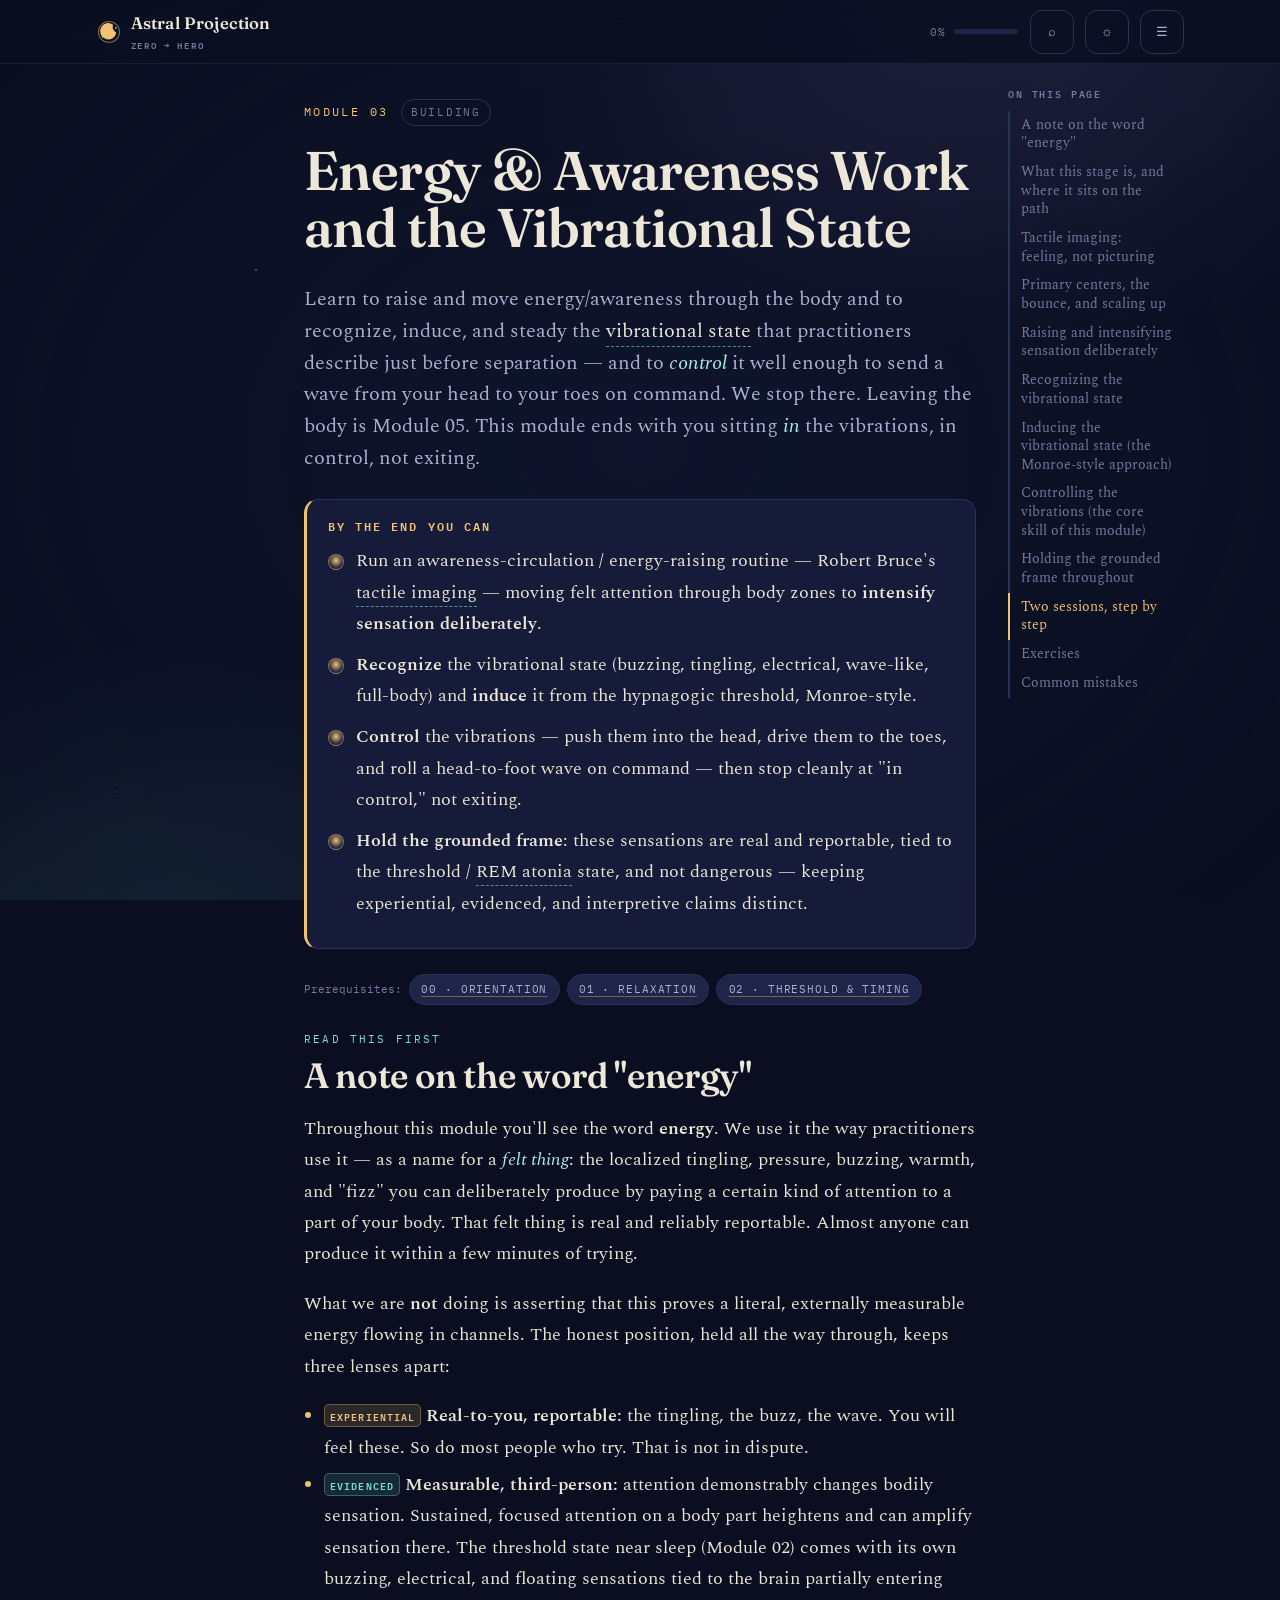
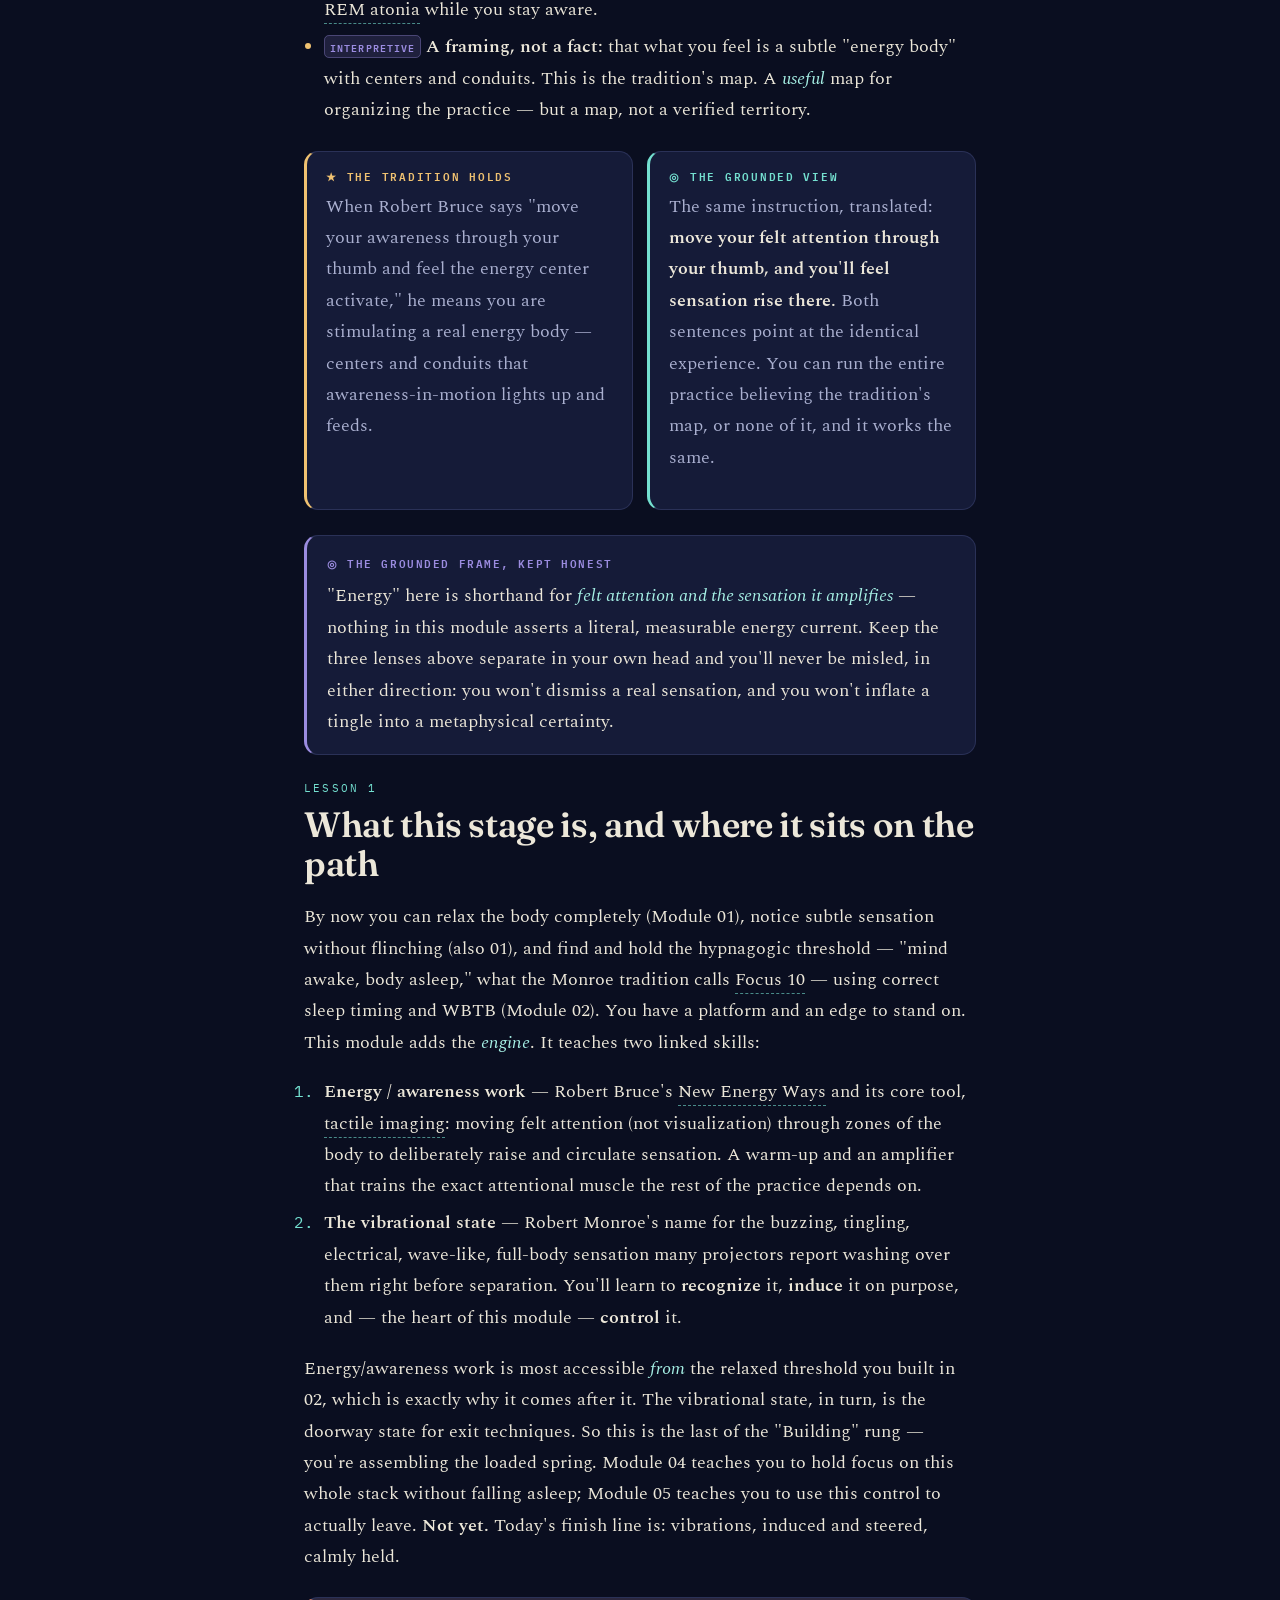
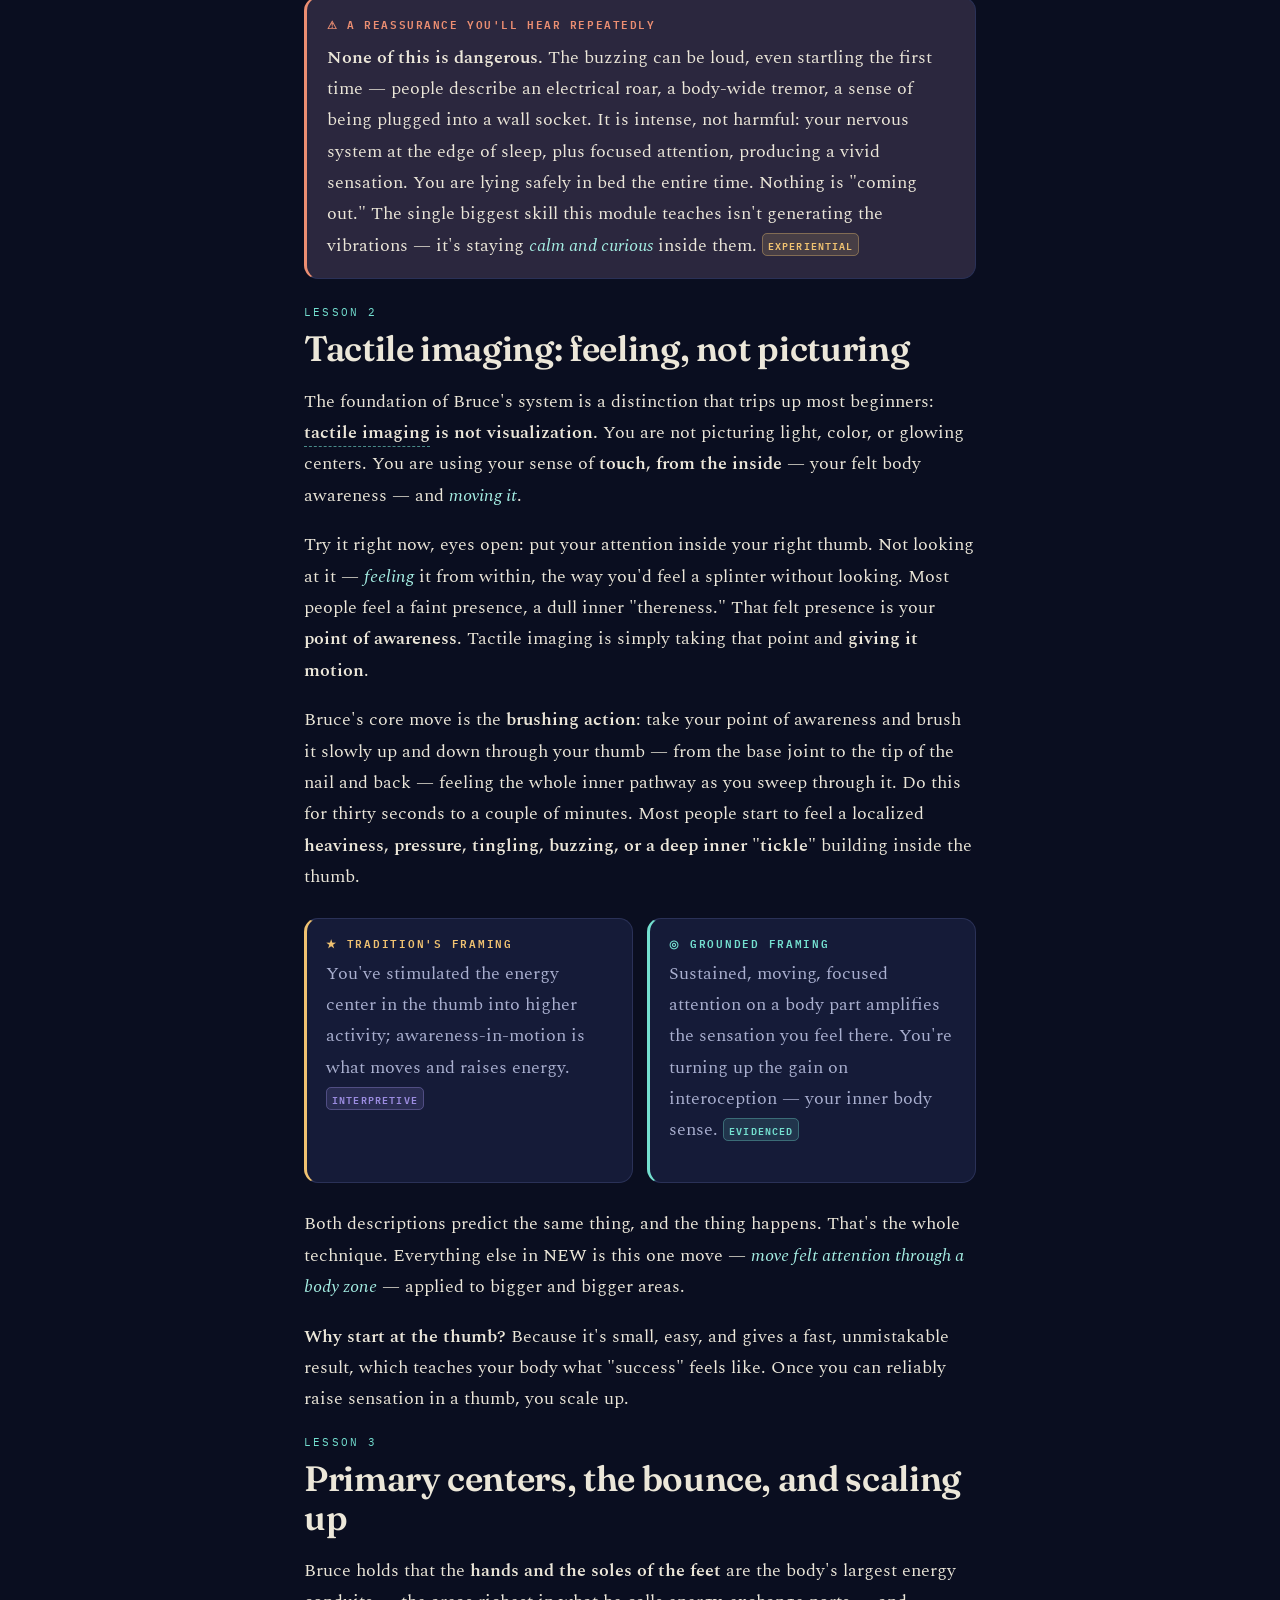
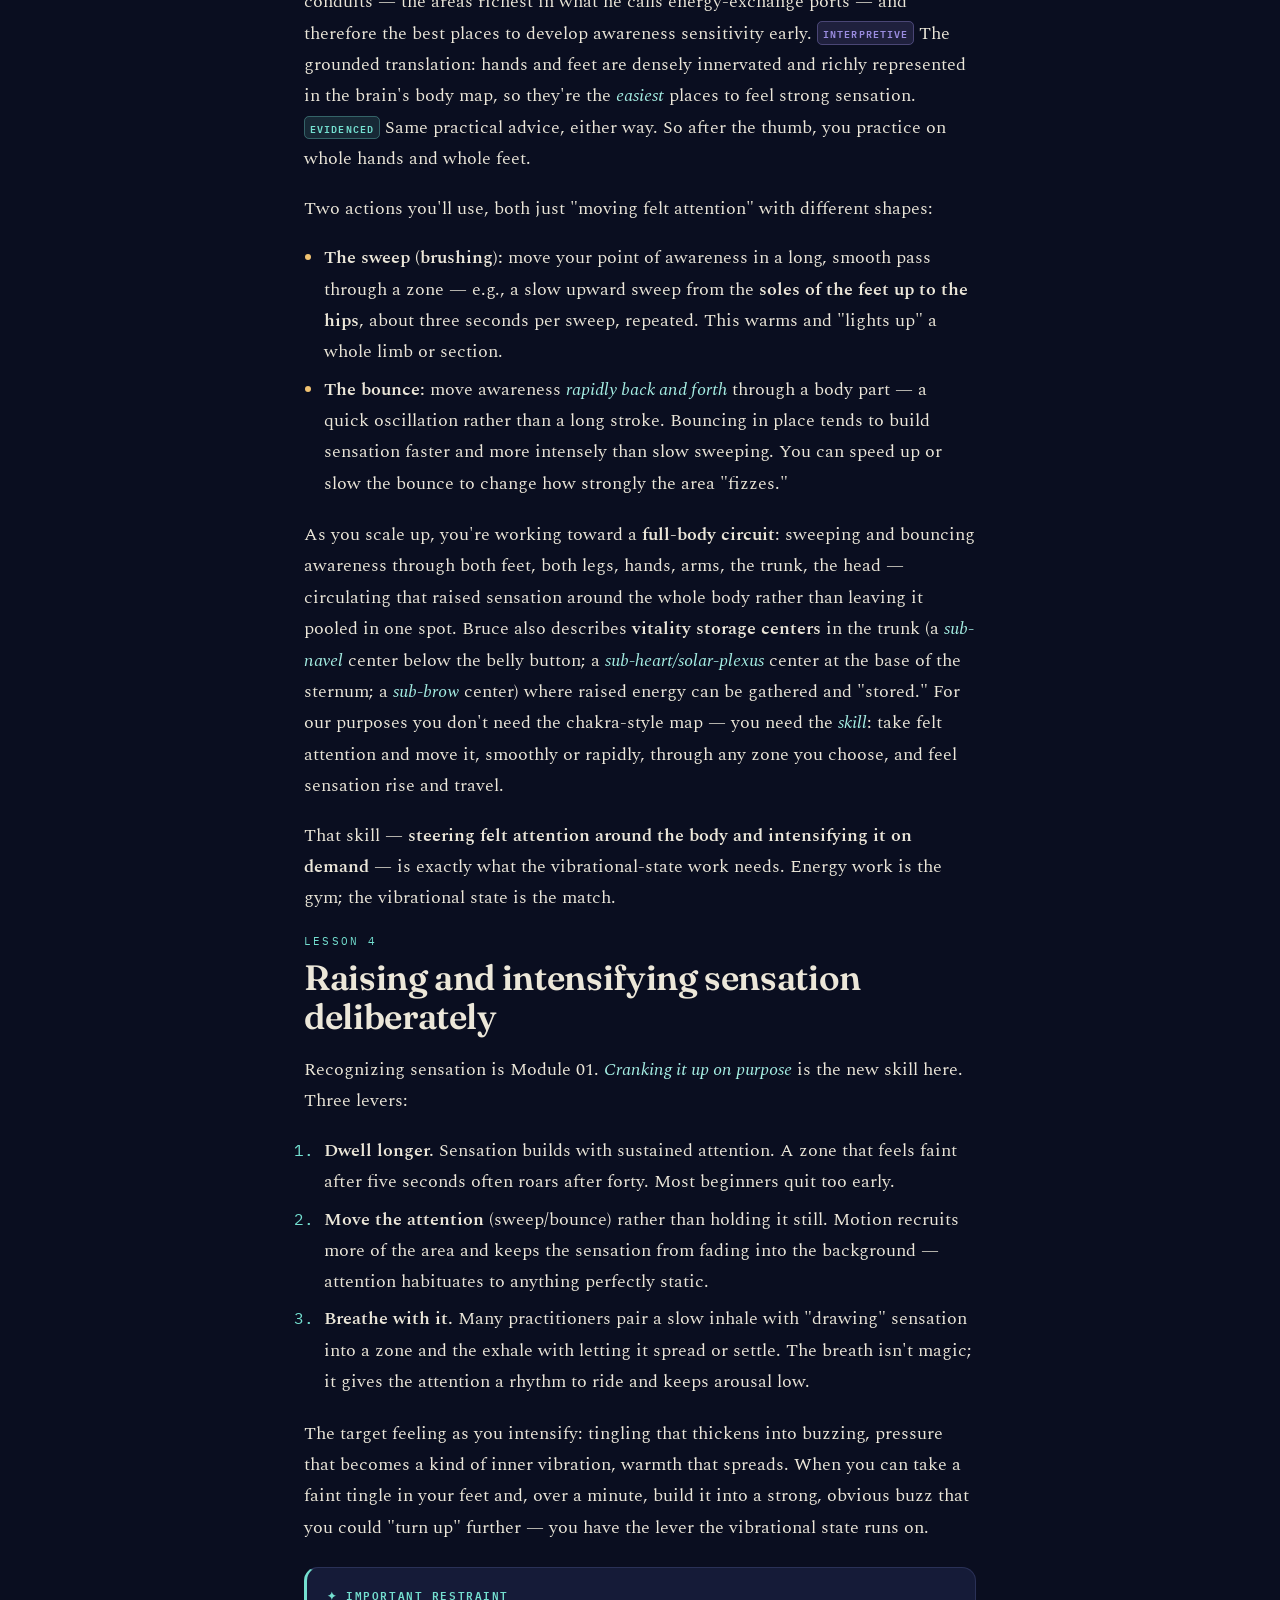
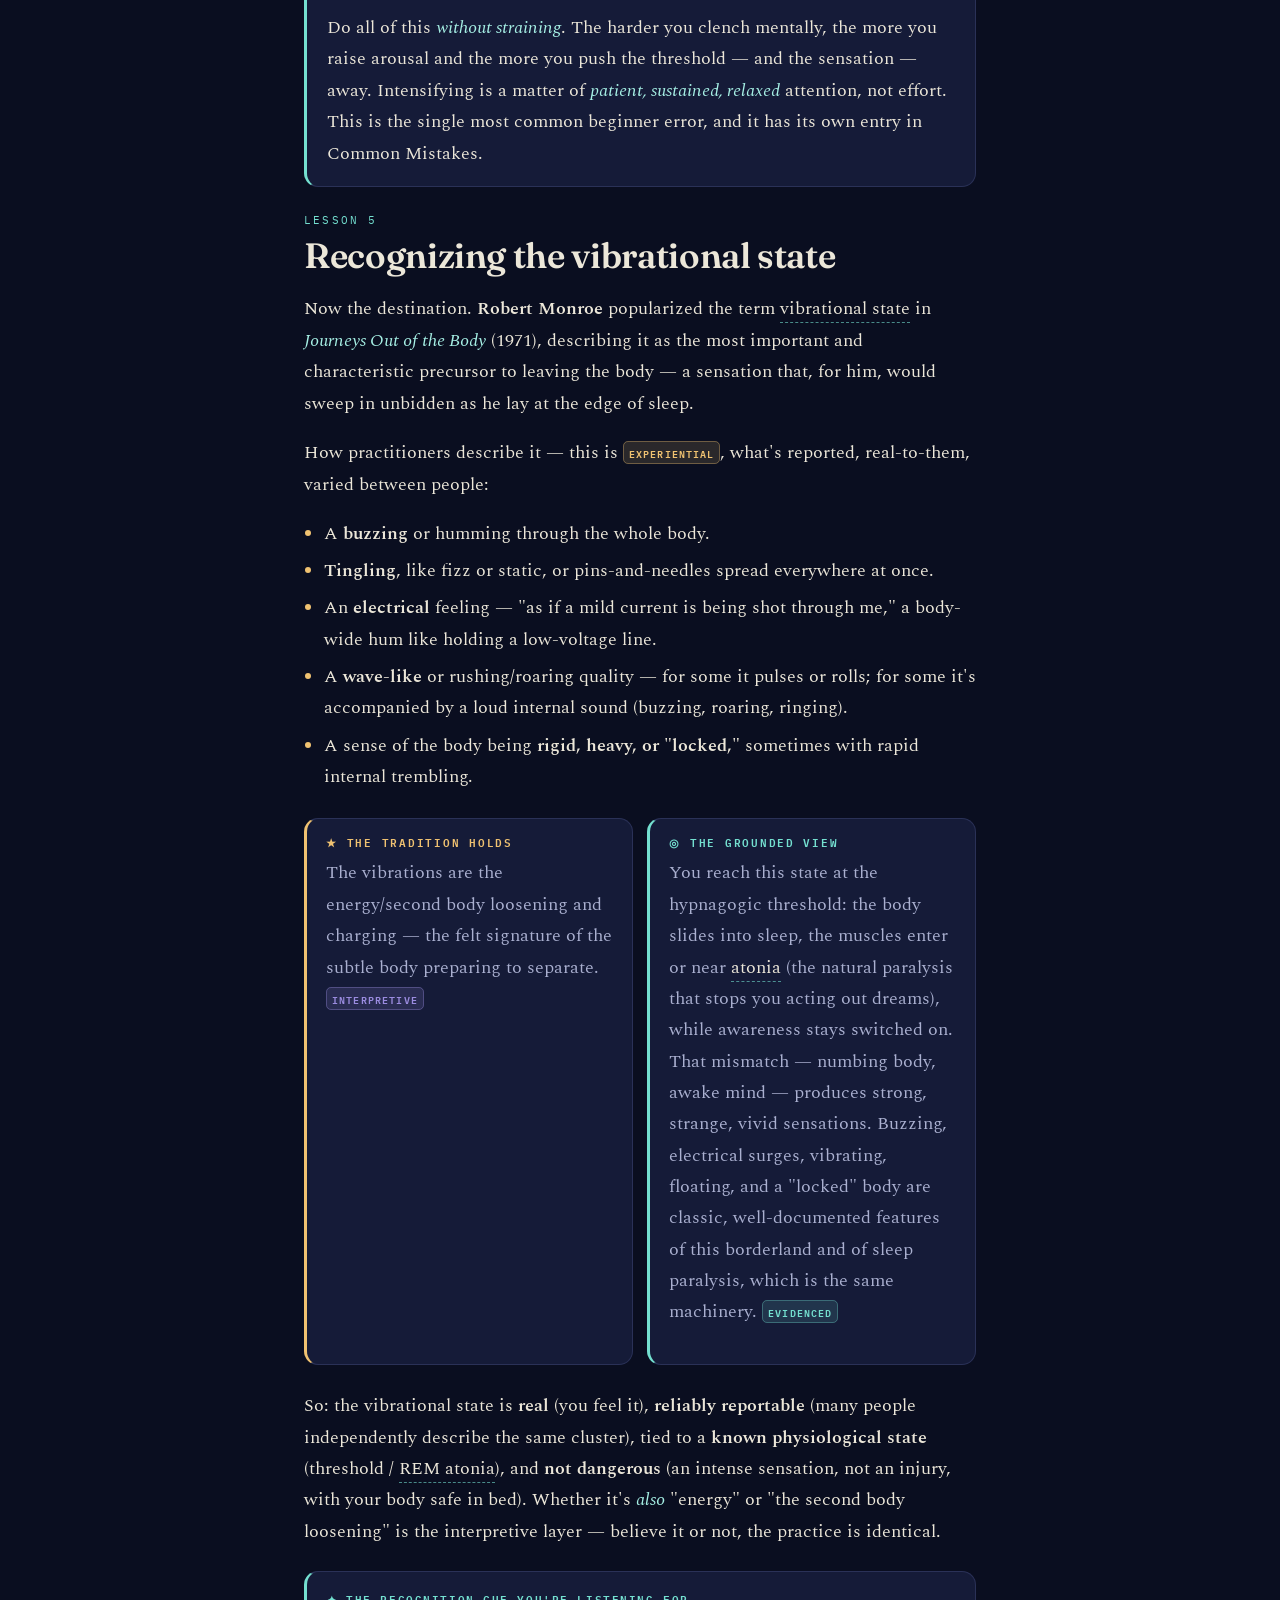
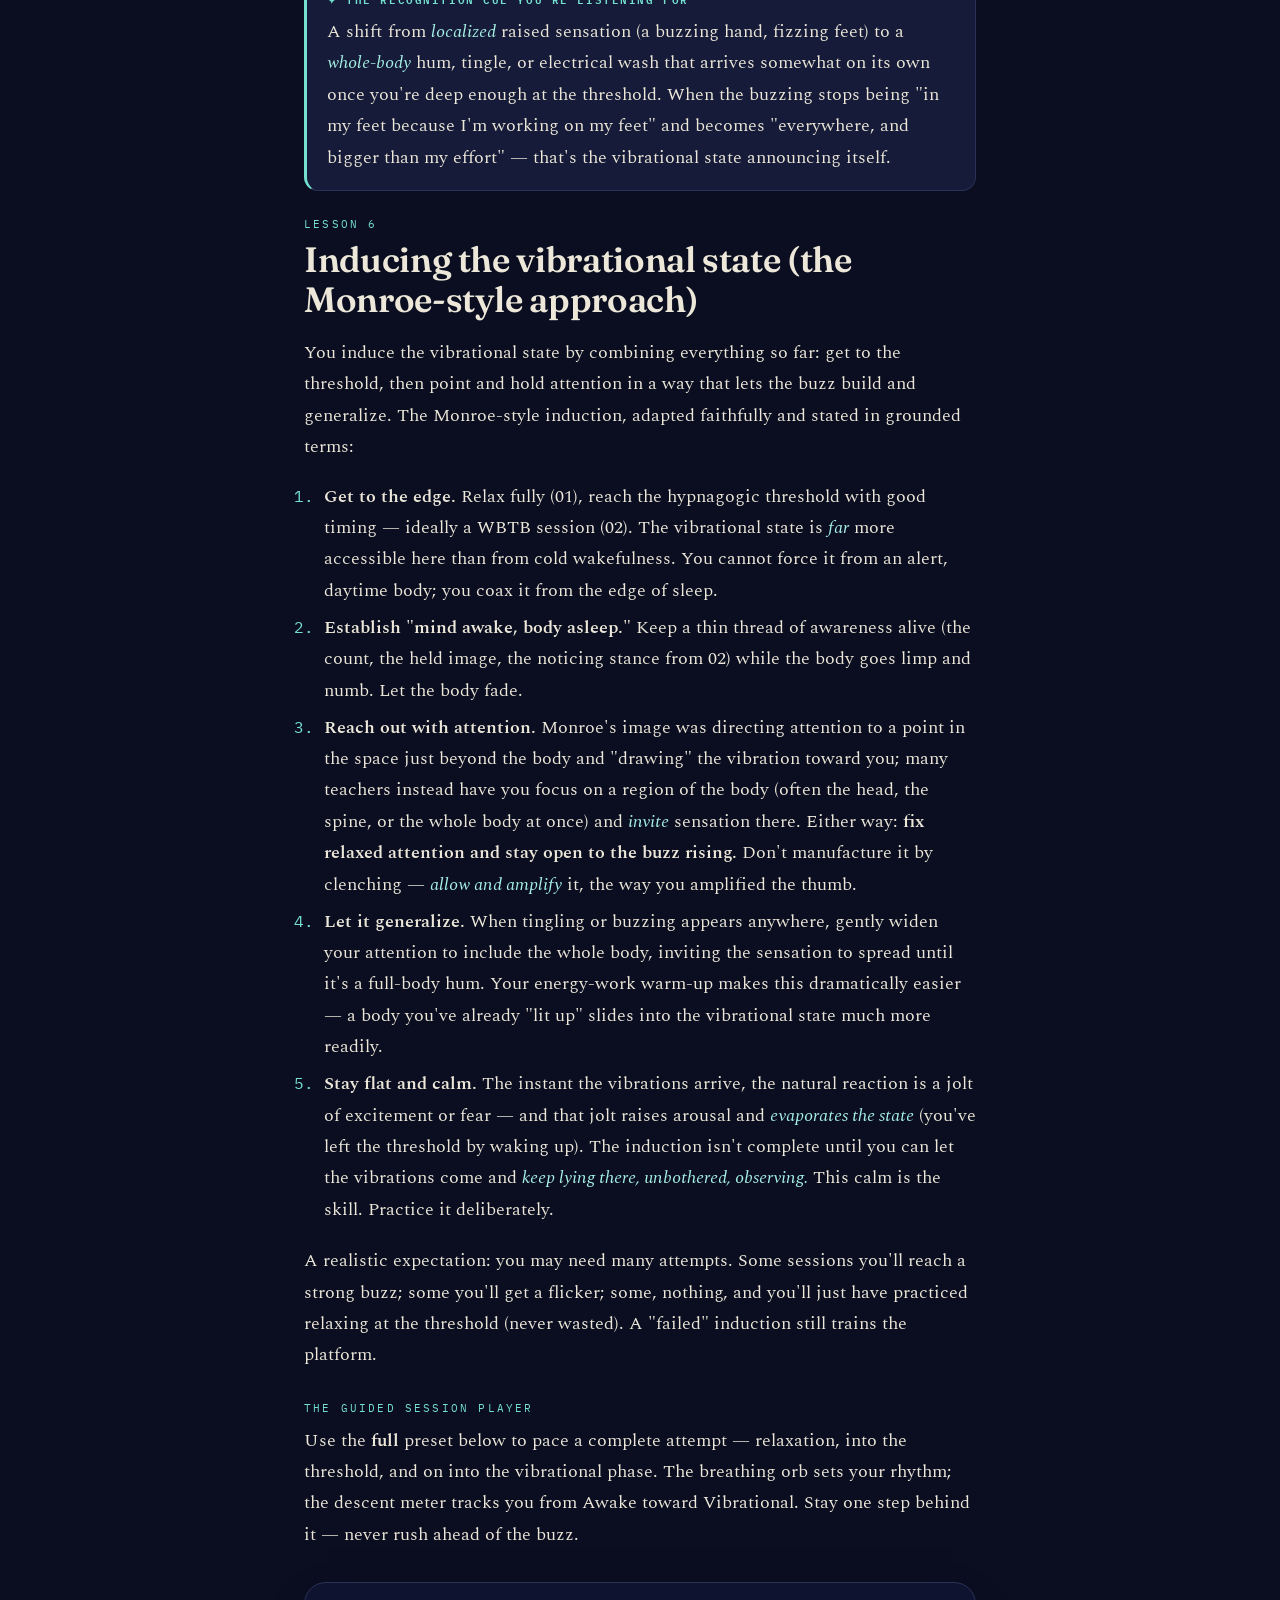
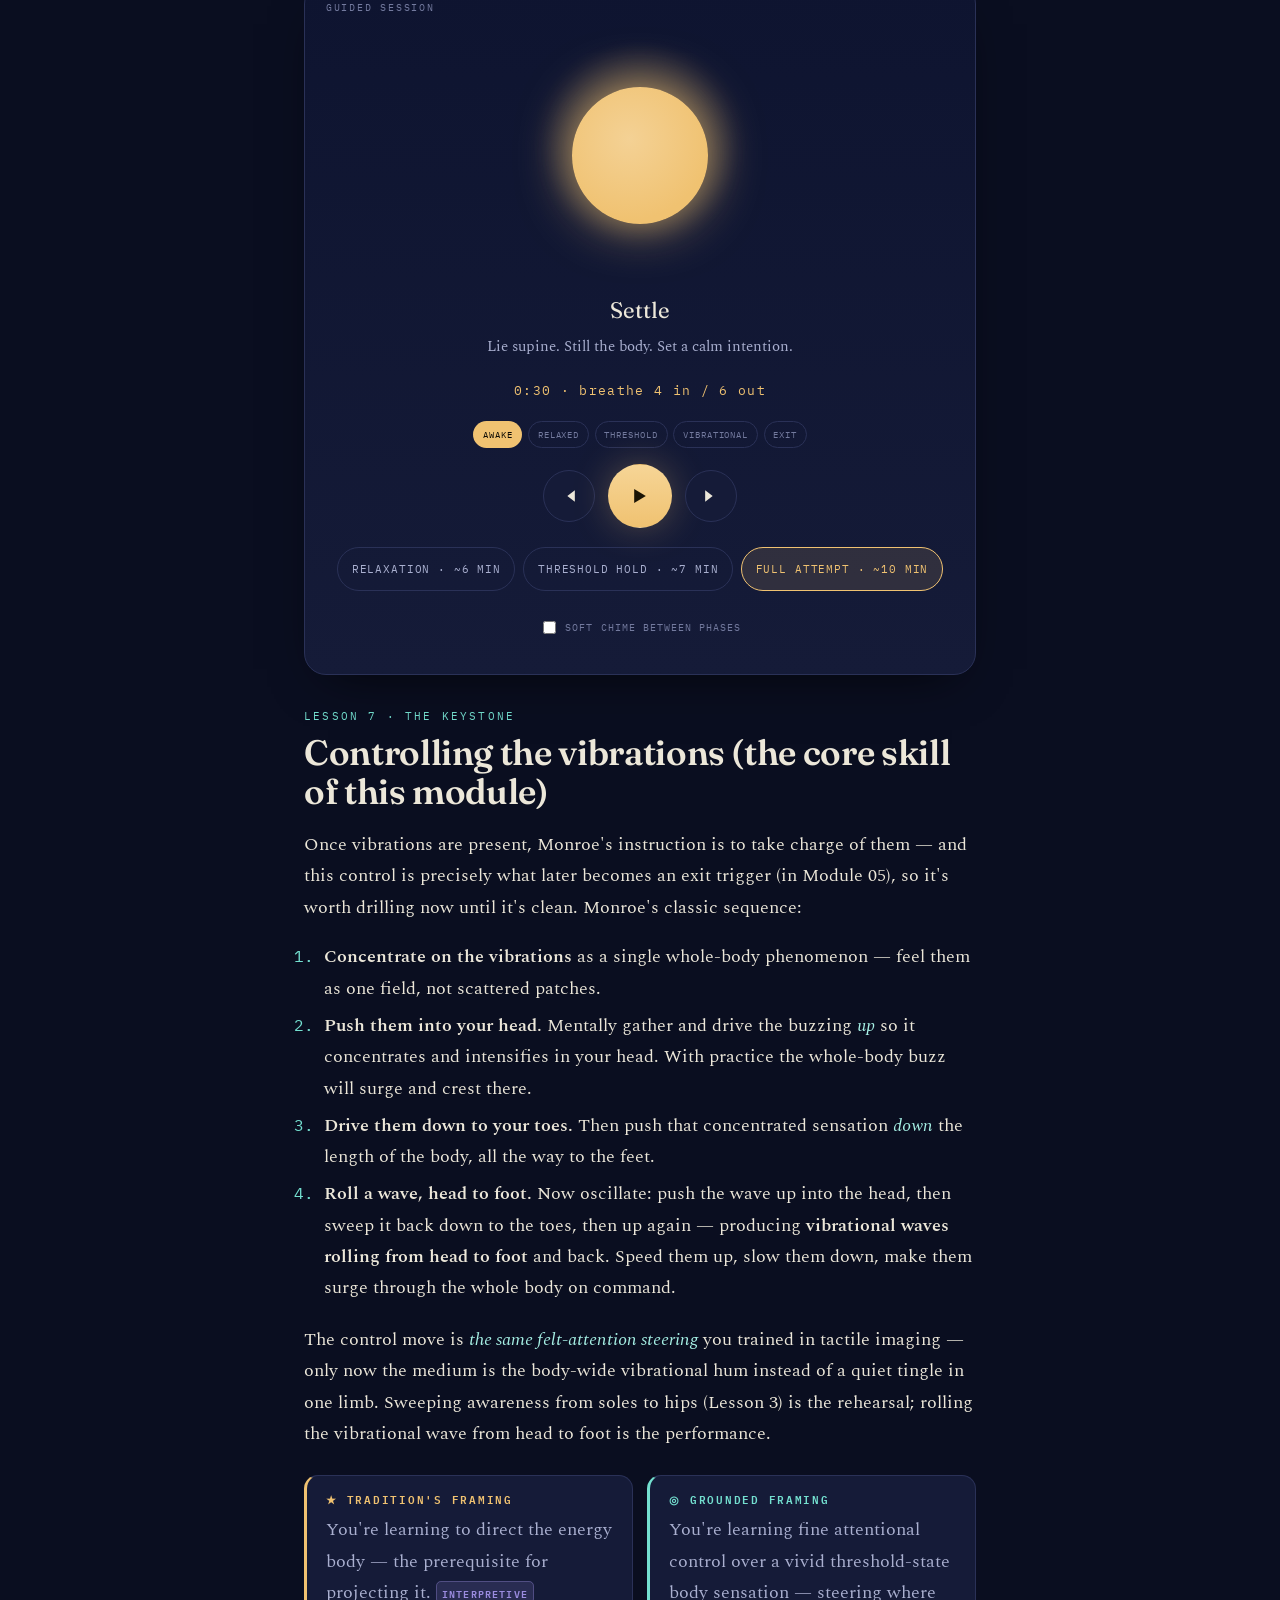
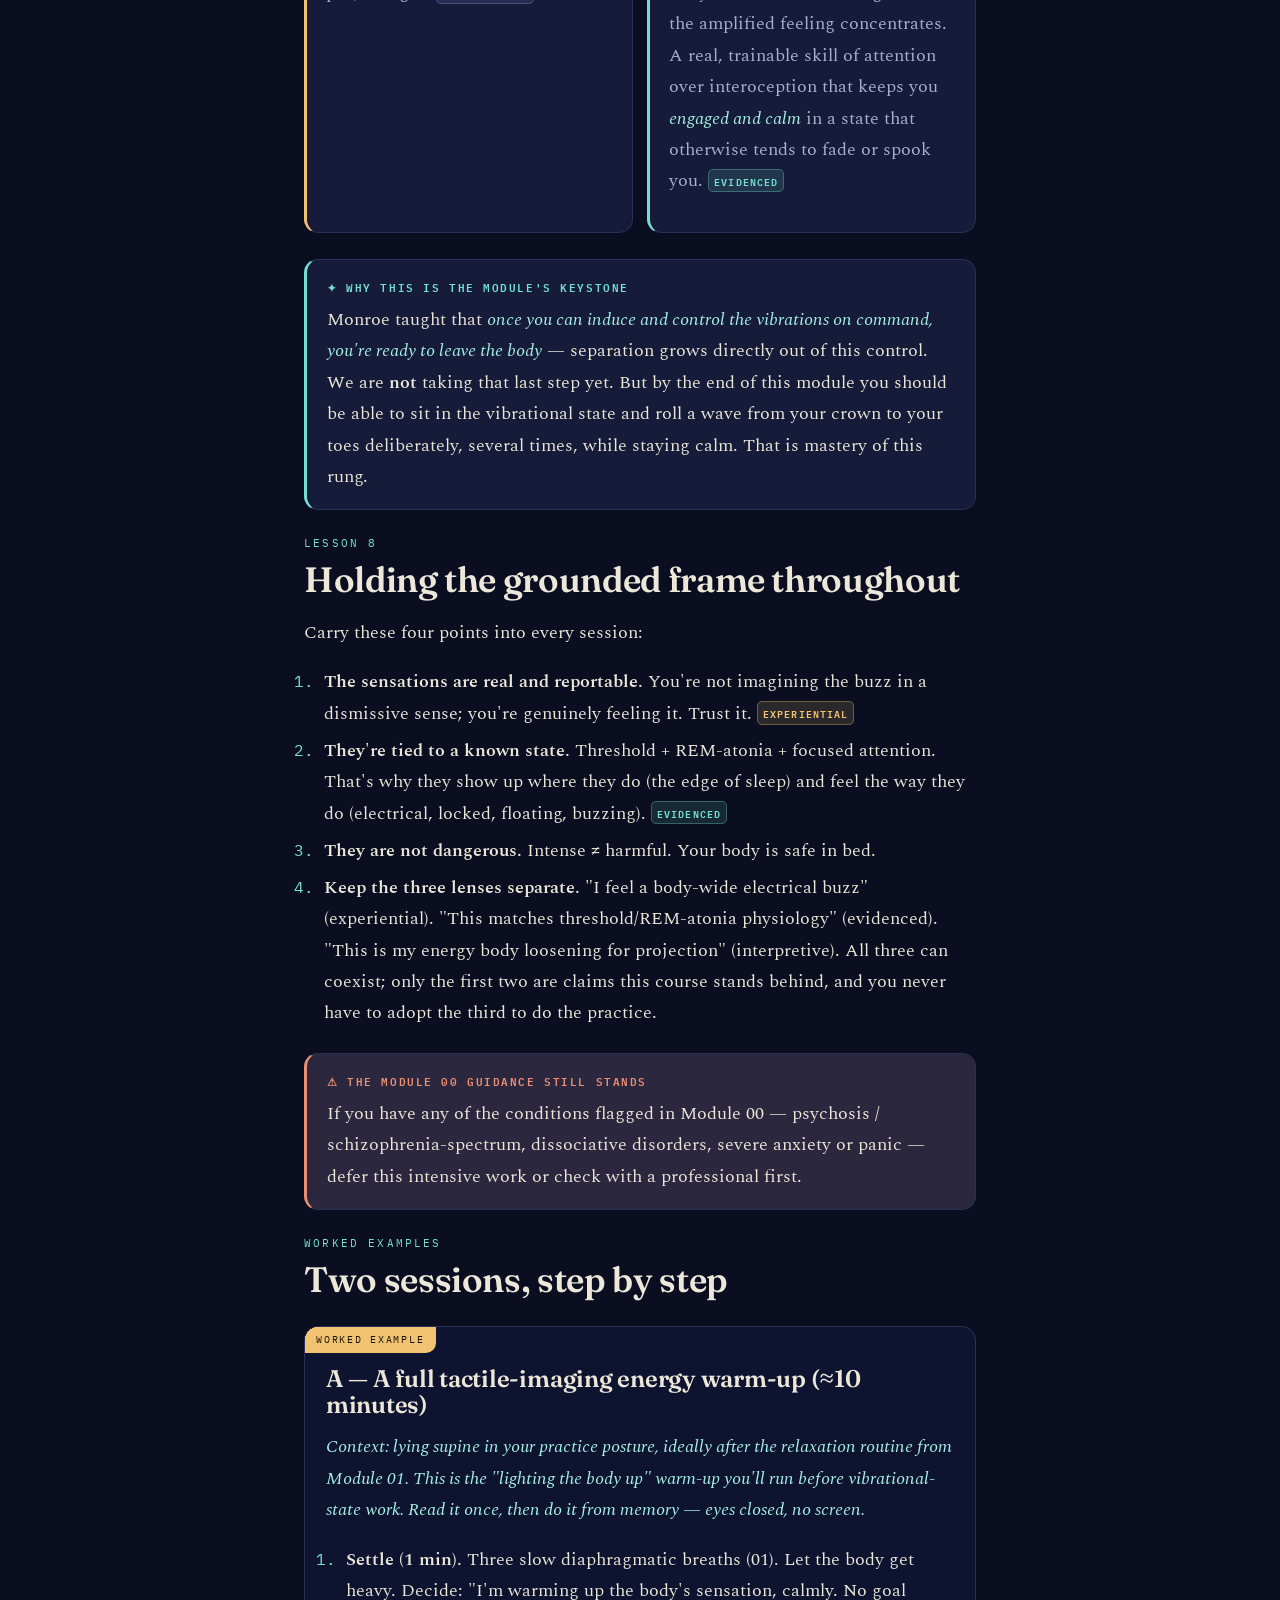
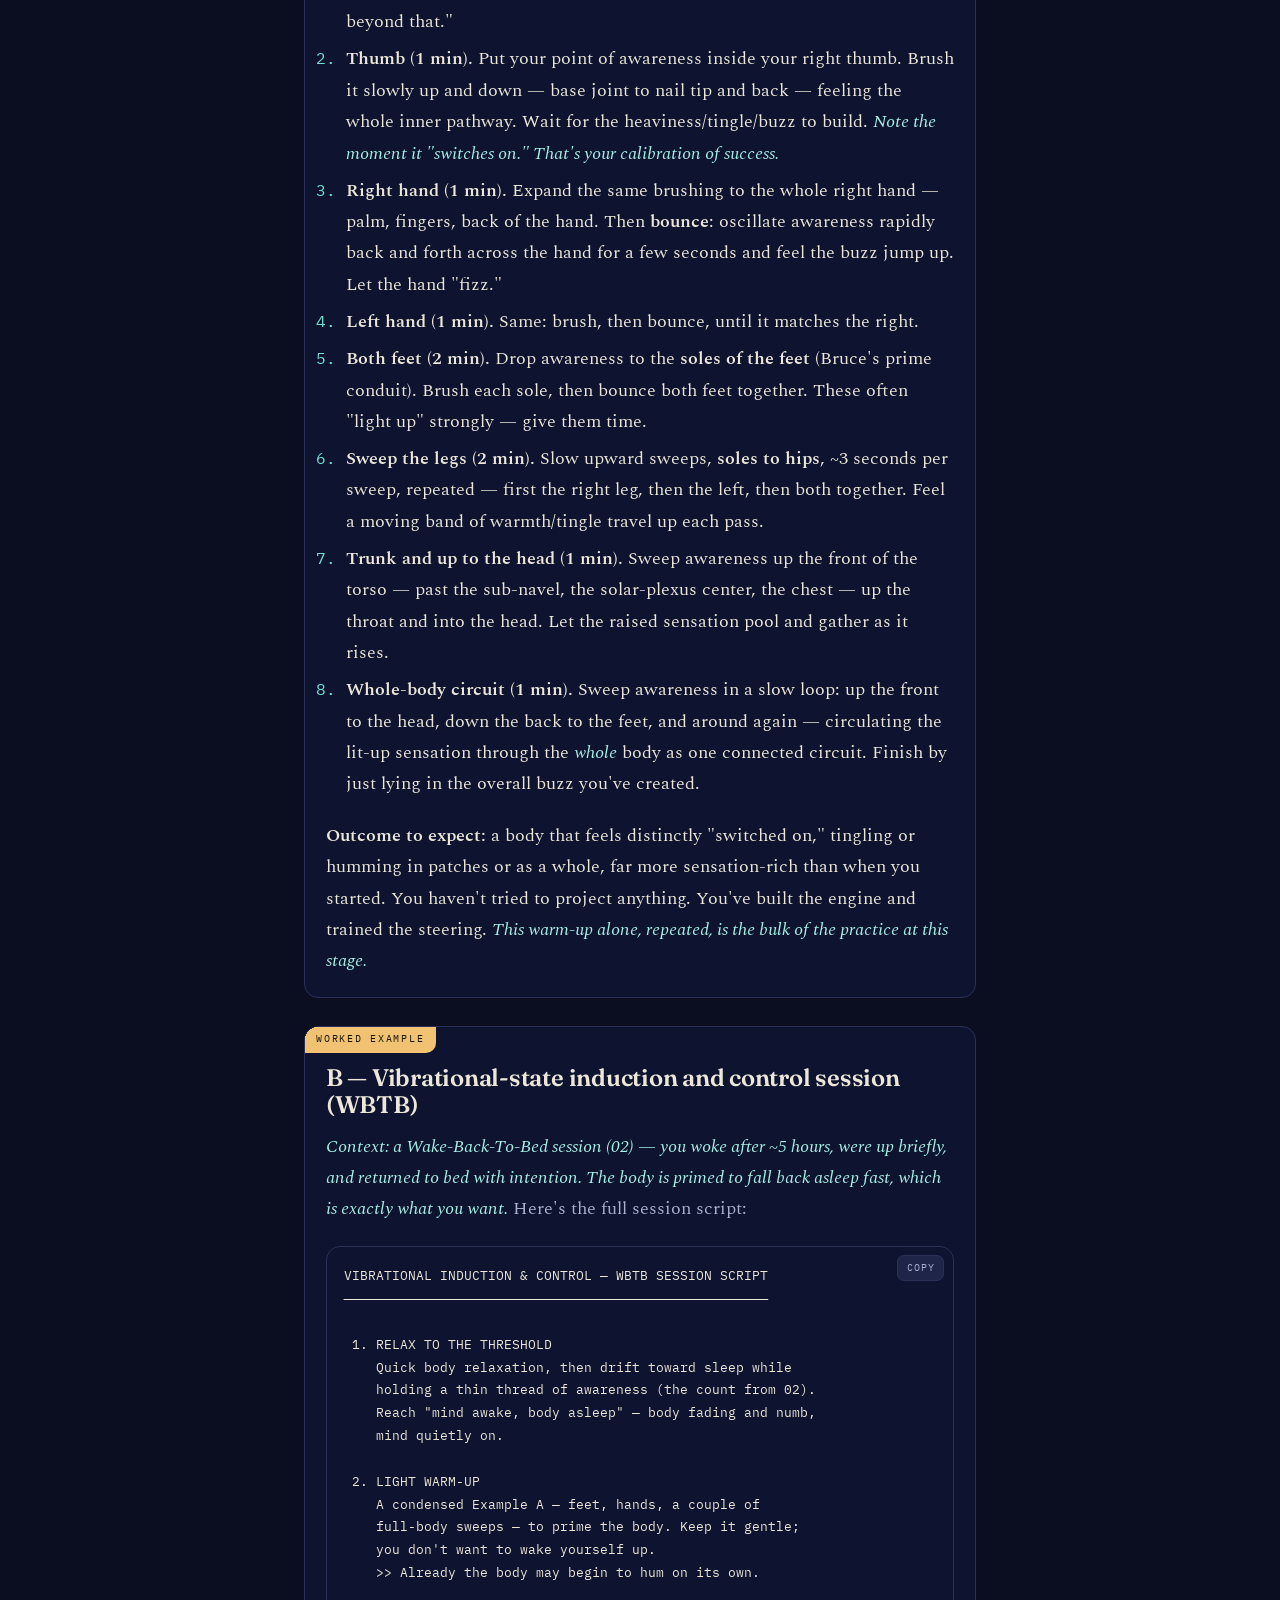
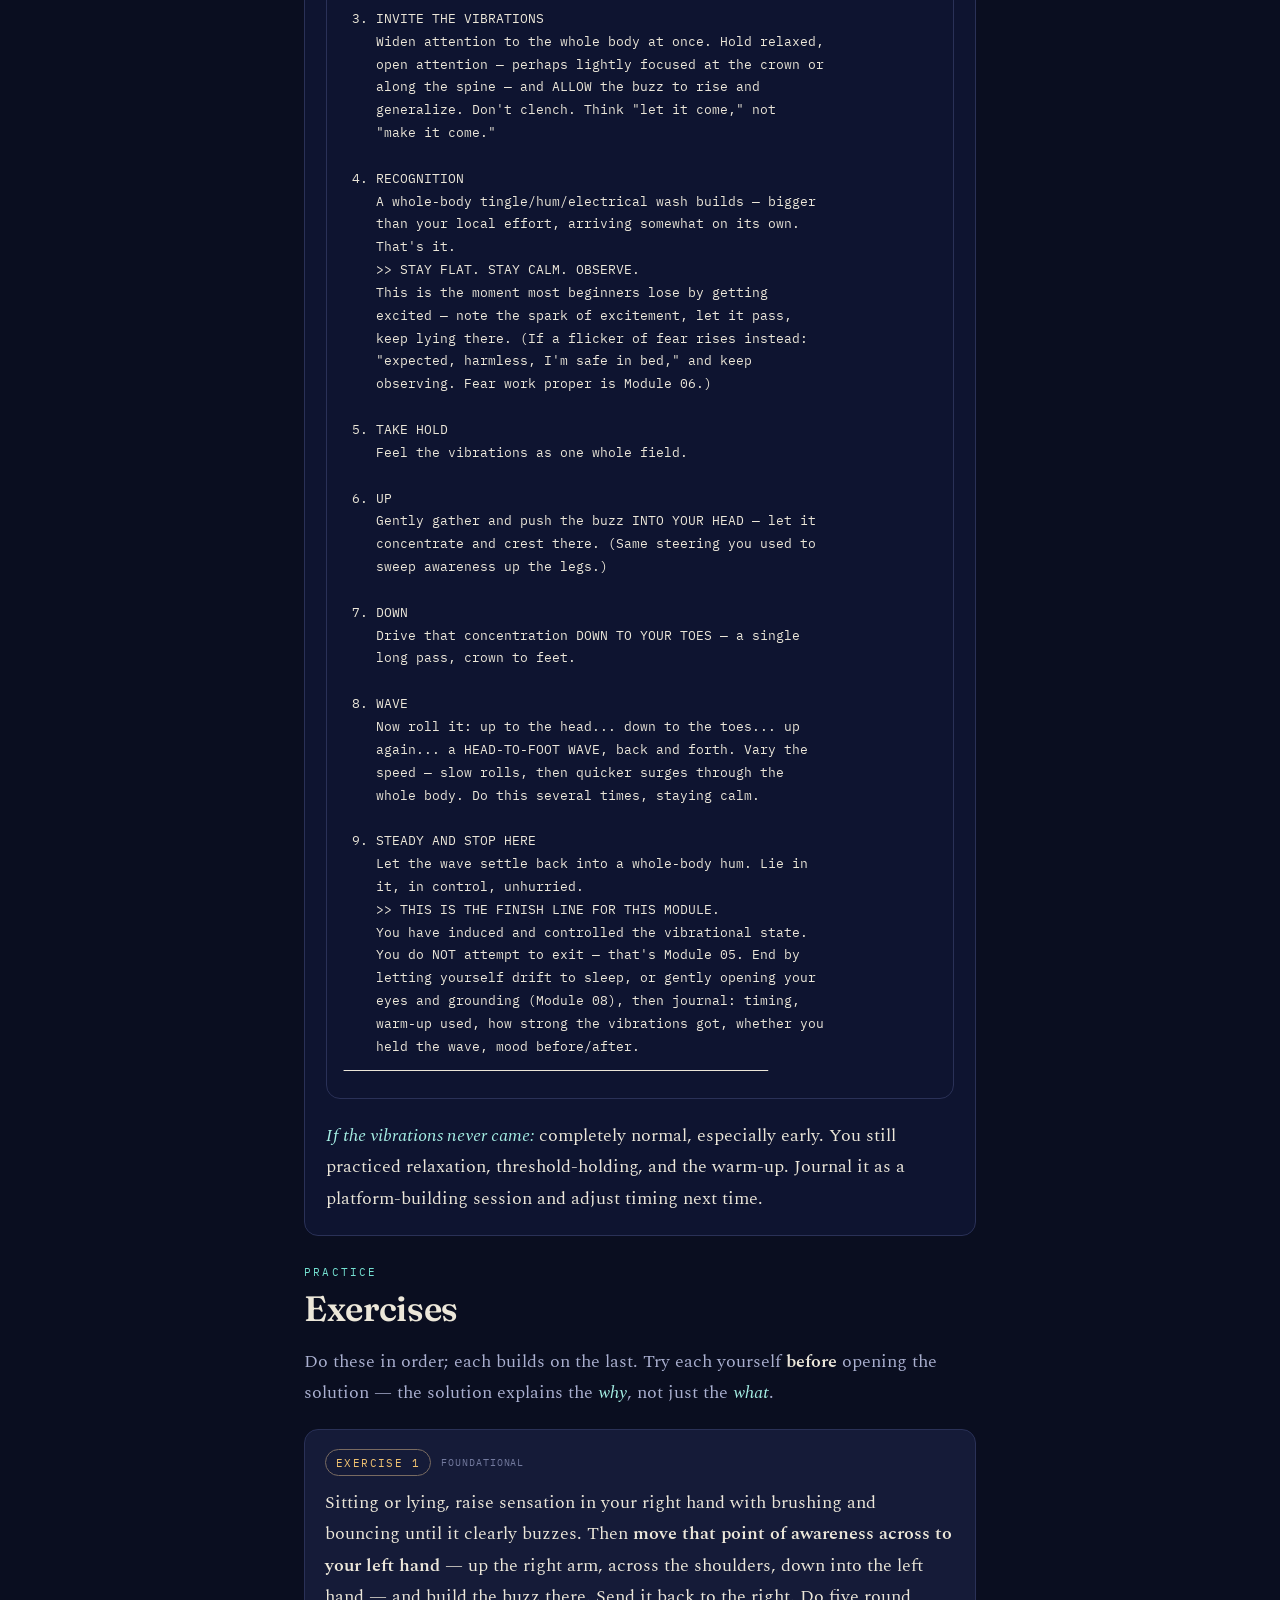
<file: docs/03-energy-and-vibrational-state.html>
<!doctype html>
<html lang="en" data-theme="dark">
<head>
  <meta charset="utf-8">
  <meta name="viewport" content="width=device-width, initial-scale=1, viewport-fit=cover">
  <title>03 · Energy & the Vibrational State — Astral Projection</title>
  <meta name="description" content="Robert Bruce's tactile imaging and Robert Monroe's vibrational state: raise and steer felt attention, induce the buzzing vibrational state at the sleep threshold, and learn to control it — head to toe — while staying calm.">
  <link rel="preconnect" href="https://fonts.googleapis.com">
  <link rel="preconnect" href="https://fonts.gstatic.com" crossorigin>
  <link rel="stylesheet" href="assets/css/main.css">
  <link rel="icon" href="favicon.svg" type="image/svg+xml">
</head>
<body data-module="03-energy-and-vibrational-state">
  <div class="skyfield"></div>
  <a class="skip-link" href="#main">Skip to content</a>

  <header class="site-header"><div class="site-header__bar">
    <a class="brand" href="index.html" aria-label="Astral Projection — home">
      <span class="brand__mark" aria-hidden="true">
        <svg viewBox="0 0 32 32" fill="none"><circle cx="16" cy="16" r="13" stroke="var(--accent)" stroke-width="1.3" opacity=".5"/><path d="M21 7a10 10 0 1 0 4 9.5A8 8 0 0 1 21 7Z" fill="var(--accent)"/><circle cx="24.5" cy="11" r="1.1" fill="var(--accent-2)"/><circle cx="8" cy="22" r="1" fill="var(--accent-2)"/></svg>
      </span>
      <span>Astral Projection<small>Zero → Hero</small></span>
    </a>
    <span class="header-spring"></span>
    <span class="header-progress"><span class="label" data-mini-pct>0%</span>
      <span class="mini-track"><span class="mini-fill" data-mini-fill></span></span></span>
    <button class="icon-btn" data-search-open aria-label="Search the course">⌕</button>
    <button class="icon-btn" data-theme-toggle aria-label="Toggle light or dark theme"><span data-theme-icon>☼</span></button>
    <button class="icon-btn" data-nav-open aria-label="Open module menu">☰</button>
  </div></header>

  <!-- nav sheet -->
  <div class="navsheet" aria-hidden="true">
    <div class="navsheet__scrim" data-nav-close></div>
    <nav class="navsheet__panel" aria-label="Course modules">
      <div style="display:flex;justify-content:space-between;align-items:center">
        <h3 style="margin-top:0">Course map</h3>
        <button class="icon-btn" data-nav-close aria-label="Close menu">✕</button>
      </div>
      <a data-module="home" href="index.html"><span class="num"><span>◆</span></span> Course home</a>
      <h3>Start here</h3>
      <a data-module="00-orientation" href="00-orientation.html"><span class="num"><span>00</span></span> Orientation</a>
      <h3>Modules</h3>
      <a data-module="01-relaxation-and-body-awareness" href="01-relaxation-and-body-awareness.html"><span class="num"><span>01</span></span> Relaxation & Body Awareness</a>
      <a data-module="02-threshold-and-sleep-timing" href="02-threshold-and-sleep-timing.html"><span class="num"><span>02</span></span> The Threshold & Timing</a>
      <a data-module="03-energy-and-vibrational-state" href="03-energy-and-vibrational-state.html" aria-current="page"><span class="num"><span>03</span></span> Energy & the Vibrational State</a>
      <a data-module="04-focus-and-quieting-the-mind" href="04-focus-and-quieting-the-mind.html"><span class="num"><span>04</span></span> Focus & Quieting the Mind</a>
      <a data-module="05-separation-and-exit-techniques" href="05-separation-and-exit-techniques.html"><span class="num"><span>05</span></span> The Exit Techniques</a>
      <a data-module="06-stabilizing-and-fear-management" href="06-stabilizing-and-fear-management.html"><span class="num"><span>06</span></span> Stabilization & Fear</a>
      <a data-module="07-navigation-and-the-environment" href="07-navigation-and-the-environment.html"><span class="num"><span>07</span></span> Navigation & the Environment</a>
      <a data-module="08-return-grounding-and-journaling" href="08-return-grounding-and-journaling.html"><span class="num"><span>08</span></span> Return, Grounding & Journaling</a>
      <a data-module="09-troubleshooting-and-reliable-practice" href="09-troubleshooting-and-reliable-practice.html"><span class="num"><span>09</span></span> Troubleshooting & Practice</a>
      <a data-module="10-advanced-practice-tradition-and-science" href="10-advanced-practice-tradition-and-science.html"><span class="num"><span>10</span></span> Advanced Practice & Science</a>
      <h3>Finish</h3>
      <a data-module="capstone" href="capstone.html"><span class="num"><span>★</span></span> Capstone: 30-Day Practice</a>
      <a data-module="reference" href="reference.html"><span class="num"><span>✦</span></span> Reference & Flashcards</a>
    </nav>
  </div>

  <!-- search -->
  <div class="searchbox" role="dialog" aria-modal="true" aria-label="Search">
    <div class="search-panel">
      <input type="search" placeholder="Search modules…  (press / anywhere)" aria-label="Search modules">
      <div class="search-results"></div>
    </div>
  </div>

  <main id="main">
    <div class="wrap">
      <div class="layout">
        <article class="content">

          <header class="module-header">
            <p class="kicker"><span class="module-no">Module 03</span> <span class="module-rung">Building</span></p>
            <h1>Energy &amp; Awareness Work and the Vibrational State</h1>
            <p class="module-promise">Learn to raise and move energy/awareness through the body and to recognize, induce, and steady the <span class="term" data-term="vibrational state">vibrational state</span> that practitioners describe just before separation — and to <em>control</em> it well enough to send a wave from your head to your toes on command. We stop there. Leaving the body is Module 05. This module ends with you sitting <em>in</em> the vibrations, in control, not exiting.</p>

            <div class="objectives">
              <h2>By the end you can</h2>
              <ul>
                <li>Run an awareness-circulation / energy-raising routine — Robert Bruce's <span class="term" data-term="tactile imaging">tactile imaging</span> — moving felt attention through body zones to <strong>intensify sensation deliberately</strong>.</li>
                <li><strong>Recognize</strong> the vibrational state (buzzing, tingling, electrical, wave-like, full-body) and <strong>induce</strong> it from the hypnagogic threshold, Monroe-style.</li>
                <li><strong>Control</strong> the vibrations — push them into the head, drive them to the toes, and roll a head-to-foot wave on command — then stop cleanly at "in control," not exiting.</li>
                <li><strong>Hold the grounded frame</strong>: these sensations are real and reportable, tied to the threshold / <span class="term" data-term="rem atonia">REM atonia</span> state, and not dangerous — keeping experiential, evidenced, and interpretive claims distinct.</li>
              </ul>
            </div>
            <p class="prereq-row">Prerequisites:
              <a class="chip" href="00-orientation.html">00 · Orientation</a>
              <a class="chip" href="01-relaxation-and-body-awareness.html">01 · Relaxation</a>
              <a class="chip" href="02-threshold-and-sleep-timing.html">02 · Threshold &amp; Timing</a>
            </p>
          </header>

          <!-- ============ LESSON: a note on "energy" ============ -->
          <section id="a-note-on-energy" data-track-section="a-note-on-energy">
            <p class="lesson-eyebrow">Read this first</p>
            <h2>A note on the word "energy"</h2>
            <p>Throughout this module you'll see the word <strong>energy</strong>. We use it the way practitioners use it — as a name for a <em>felt thing</em>: the localized tingling, pressure, buzzing, warmth, and "fizz" you can deliberately produce by paying a certain kind of attention to a part of your body. That felt thing is real and reliably reportable. Almost anyone can produce it within a few minutes of trying.</p>
            <p>What we are <strong>not</strong> doing is asserting that this proves a literal, externally measurable energy flowing in channels. The honest position, held all the way through, keeps three lenses apart:</p>
            <ul>
              <li><span class="tag tag-experiential">experiential</span> <strong>Real-to-you, reportable:</strong> the tingling, the buzz, the wave. You will feel these. So do most people who try. That is not in dispute.</li>
              <li><span class="tag tag-evidenced">evidenced</span> <strong>Measurable, third-person:</strong> attention demonstrably changes bodily sensation. Sustained, focused attention on a body part heightens and can amplify sensation there. The threshold state near sleep (Module 02) comes with its own buzzing, electrical, and floating sensations tied to the brain partially entering <span class="term" data-term="rem atonia">REM atonia</span> while you stay aware.</li>
              <li><span class="tag tag-interpretive">interpretive</span> <strong>A framing, not a fact:</strong> that what you feel is a subtle "energy body" with centers and conduits. This is the tradition's map. A <em>useful</em> map for organizing the practice — but a map, not a verified territory.</li>
            </ul>

            <div class="lenses">
              <div class="lens lens-tradition">
                <h4>★ The tradition holds</h4>
                <p class="muted">When Robert Bruce says "move your awareness through your thumb and feel the energy center activate," he means you are stimulating a real energy body — centers and conduits that awareness-in-motion lights up and feeds.</p>
              </div>
              <div class="lens lens-grounded">
                <h4>◎ The grounded view</h4>
                <p class="muted">The same instruction, translated: <strong>move your felt attention through your thumb, and you'll feel sensation rise there.</strong> Both sentences point at the identical experience. You can run the entire practice believing the tradition's map, or none of it, and it works the same.</p>
              </div>
            </div>

            <div class="callout callout-science">
              <p class="callout-title">◎ The grounded frame, kept honest</p>
              <p style="margin:0">"Energy" here is shorthand for <em>felt attention and the sensation it amplifies</em> — nothing in this module asserts a literal, measurable energy current. Keep the three lenses above separate in your own head and you'll never be misled, in either direction: you won't dismiss a real sensation, and you won't inflate a tingle into a metaphysical certainty.</p>
            </div>
          </section>

          <!-- ============ LESSON 1: intro / where it sits ============ -->
          <section id="where-this-sits" data-track-section="where-this-sits">
            <p class="lesson-eyebrow">Lesson 1</p>
            <h2>What this stage is, and where it sits on the path</h2>
            <p>By now you can relax the body completely (Module 01), notice subtle sensation without flinching (also 01), and find and hold the hypnagogic threshold — "mind awake, body asleep," what the Monroe tradition calls <span class="term" data-term="focus 10">Focus 10</span> — using correct sleep timing and WBTB (Module 02). You have a platform and an edge to stand on. This module adds the <em>engine</em>. It teaches two linked skills:</p>
            <ol>
              <li><strong>Energy / awareness work</strong> — Robert Bruce's <span class="term" data-term="new energy ways">New Energy Ways</span> and its core tool, <span class="term" data-term="tactile imaging">tactile imaging</span>: moving felt attention (not visualization) through zones of the body to deliberately raise and circulate sensation. A warm-up and an amplifier that trains the exact attentional muscle the rest of the practice depends on.</li>
              <li><strong>The vibrational state</strong> — Robert Monroe's name for the buzzing, tingling, electrical, wave-like, full-body sensation many projectors report washing over them right before separation. You'll learn to <strong>recognize</strong> it, <strong>induce</strong> it on purpose, and — the heart of this module — <strong>control</strong> it.</li>
            </ol>
            <p>Energy/awareness work is most accessible <em>from</em> the relaxed threshold you built in 02, which is exactly why it comes after it. The vibrational state, in turn, is the doorway state for exit techniques. So this is the last of the "Building" rung — you're assembling the loaded spring. Module 04 teaches you to hold focus on this whole stack without falling asleep; Module 05 teaches you to use this control to actually leave. <strong>Not yet.</strong> Today's finish line is: vibrations, induced and steered, calmly held.</p>

            <div class="callout callout-safety">
              <p class="callout-title">⚠ A reassurance you'll hear repeatedly</p>
              <p style="margin:0"><strong>None of this is dangerous.</strong> The buzzing can be loud, even startling the first time — people describe an electrical roar, a body-wide tremor, a sense of being plugged into a wall socket. It is intense, not harmful: your nervous system at the edge of sleep, plus focused attention, producing a vivid sensation. You are lying safely in bed the entire time. Nothing is "coming out." The single biggest skill this module teaches isn't generating the vibrations — it's staying <em>calm and curious</em> inside them. <span class="tag tag-experiential">experiential</span></p>
            </div>
          </section>

          <!-- ============ LESSON 2: tactile imaging ============ -->
          <section id="tactile-imaging" data-track-section="tactile-imaging">
            <p class="lesson-eyebrow">Lesson 2</p>
            <h2>Tactile imaging: feeling, not picturing</h2>
            <p>The foundation of Bruce's system is a distinction that trips up most beginners: <strong><span class="term" data-term="tactile imaging">tactile imaging</span> is not visualization.</strong> You are not picturing light, color, or glowing centers. You are using your sense of <strong>touch, from the inside</strong> — your felt body awareness — and <em>moving it</em>.</p>
            <p>Try it right now, eyes open: put your attention inside your right thumb. Not looking at it — <em>feeling</em> it from within, the way you'd feel a splinter without looking. Most people feel a faint presence, a dull inner "thereness." That felt presence is your <strong>point of awareness</strong>. Tactile imaging is simply taking that point and <strong>giving it motion</strong>.</p>
            <p>Bruce's core move is the <strong>brushing action</strong>: take your point of awareness and brush it slowly up and down through your thumb — from the base joint to the tip of the nail and back — feeling the whole inner pathway as you sweep through it. Do this for thirty seconds to a couple of minutes. Most people start to feel a localized <strong>heaviness, pressure, tingling, buzzing, or a deep inner "tickle"</strong> building inside the thumb.</p>

            <div class="lenses">
              <div class="lens lens-tradition">
                <h4>★ Tradition's framing</h4>
                <p class="muted">You've stimulated the energy center in the thumb into higher activity; awareness-in-motion is what moves and raises energy. <span class="tag tag-interpretive">interpretive</span></p>
              </div>
              <div class="lens lens-grounded">
                <h4>◎ Grounded framing</h4>
                <p class="muted">Sustained, moving, focused attention on a body part amplifies the sensation you feel there. You're turning up the gain on interoception — your inner body sense. <span class="tag tag-evidenced">evidenced</span></p>
              </div>
            </div>

            <p>Both descriptions predict the same thing, and the thing happens. That's the whole technique. Everything else in NEW is this one move — <em>move felt attention through a body zone</em> — applied to bigger and bigger areas.</p>
            <p><strong>Why start at the thumb?</strong> Because it's small, easy, and gives a fast, unmistakable result, which teaches your body what "success" feels like. Once you can reliably raise sensation in a thumb, you scale up.</p>
          </section>

          <!-- ============ LESSON 3: primary centers, bounce, scaling ============ -->
          <section id="centers-and-scaling" data-track-section="centers-and-scaling">
            <p class="lesson-eyebrow">Lesson 3</p>
            <h2>Primary centers, the bounce, and scaling up</h2>
            <p>Bruce holds that the <strong>hands and the soles of the feet</strong> are the body's largest energy conduits — the areas richest in what he calls energy-exchange ports — and therefore the best places to develop awareness sensitivity early. <span class="tag tag-interpretive">interpretive</span> The grounded translation: hands and feet are densely innervated and richly represented in the brain's body map, so they're the <em>easiest</em> places to feel strong sensation. <span class="tag tag-evidenced">evidenced</span> Same practical advice, either way. So after the thumb, you practice on whole hands and whole feet.</p>
            <p>Two actions you'll use, both just "moving felt attention" with different shapes:</p>
            <ul>
              <li><strong>The sweep (brushing):</strong> move your point of awareness in a long, smooth pass through a zone — e.g., a slow upward sweep from the <strong>soles of the feet up to the hips</strong>, about three seconds per sweep, repeated. This warms and "lights up" a whole limb or section.</li>
              <li><strong>The bounce:</strong> move awareness <em>rapidly back and forth</em> through a body part — a quick oscillation rather than a long stroke. Bouncing in place tends to build sensation faster and more intensely than slow sweeping. You can speed up or slow the bounce to change how strongly the area "fizzes."</li>
            </ul>
            <p>As you scale up, you're working toward a <strong>full-body circuit</strong>: sweeping and bouncing awareness through both feet, both legs, hands, arms, the trunk, the head — circulating that raised sensation around the whole body rather than leaving it pooled in one spot. Bruce also describes <strong>vitality storage centers</strong> in the trunk (a <em>sub-navel</em> center below the belly button; a <em>sub-heart/solar-plexus</em> center at the base of the sternum; a <em>sub-brow</em> center) where raised energy can be gathered and "stored." For our purposes you don't need the chakra-style map — you need the <em>skill</em>: take felt attention and move it, smoothly or rapidly, through any zone you choose, and feel sensation rise and travel.</p>
            <p>That skill — <strong>steering felt attention around the body and intensifying it on demand</strong> — is exactly what the vibrational-state work needs. Energy work is the gym; the vibrational state is the match.</p>
          </section>

          <!-- ============ LESSON 4: raising / intensifying ============ -->
          <section id="intensifying" data-track-section="intensifying">
            <p class="lesson-eyebrow">Lesson 4</p>
            <h2>Raising and intensifying sensation deliberately</h2>
            <p>Recognizing sensation is Module 01. <em>Cranking it up on purpose</em> is the new skill here. Three levers:</p>
            <ol>
              <li><strong>Dwell longer.</strong> Sensation builds with sustained attention. A zone that feels faint after five seconds often roars after forty. Most beginners quit too early.</li>
              <li><strong>Move the attention</strong> (sweep/bounce) rather than holding it still. Motion recruits more of the area and keeps the sensation from fading into the background — attention habituates to anything perfectly static.</li>
              <li><strong>Breathe with it.</strong> Many practitioners pair a slow inhale with "drawing" sensation into a zone and the exhale with letting it spread or settle. The breath isn't magic; it gives the attention a rhythm to ride and keeps arousal low.</li>
            </ol>
            <p>The target feeling as you intensify: tingling that thickens into buzzing, pressure that becomes a kind of inner vibration, warmth that spreads. When you can take a faint tingle in your feet and, over a minute, build it into a strong, obvious buzz that you could "turn up" further — you have the lever the vibrational state runs on.</p>
            <div class="callout callout-note">
              <p class="callout-title">✦ Important restraint</p>
              <p style="margin:0">Do all of this <em>without straining</em>. The harder you clench mentally, the more you raise arousal and the more you push the threshold — and the sensation — away. Intensifying is a matter of <em>patient, sustained, relaxed</em> attention, not effort. This is the single most common beginner error, and it has its own entry in Common Mistakes.</p>
            </div>
          </section>

          <!-- ============ LESSON 5: recognizing the vibrational state ============ -->
          <section id="recognizing-vibrations" data-track-section="recognizing-vibrations">
            <p class="lesson-eyebrow">Lesson 5</p>
            <h2>Recognizing the vibrational state</h2>
            <p>Now the destination. <strong>Robert Monroe</strong> popularized the term <span class="term" data-term="vibrational state">vibrational state</span> in <em>Journeys Out of the Body</em> (1971), describing it as the most important and characteristic precursor to leaving the body — a sensation that, for him, would sweep in unbidden as he lay at the edge of sleep.</p>
            <p>How practitioners describe it — this is <span class="tag tag-experiential">experiential</span>, what's reported, real-to-them, varied between people:</p>
            <ul>
              <li>A <strong>buzzing</strong> or humming through the whole body.</li>
              <li><strong>Tingling</strong>, like fizz or static, or pins-and-needles spread everywhere at once.</li>
              <li>An <strong>electrical</strong> feeling — "as if a mild current is being shot through me," a body-wide hum like holding a low-voltage line.</li>
              <li>A <strong>wave-like</strong> or rushing/roaring quality — for some it pulses or rolls; for some it's accompanied by a loud internal sound (buzzing, roaring, ringing).</li>
              <li>A sense of the body being <strong>rigid, heavy, or "locked,"</strong> sometimes with rapid internal trembling.</li>
            </ul>

            <div class="lenses">
              <div class="lens lens-tradition">
                <h4>★ The tradition holds</h4>
                <p class="muted">The vibrations are the energy/second body loosening and charging — the felt signature of the subtle body preparing to separate. <span class="tag tag-interpretive">interpretive</span></p>
              </div>
              <div class="lens lens-grounded">
                <h4>◎ The grounded view</h4>
                <p class="muted">You reach this state at the hypnagogic threshold: the body slides into sleep, the muscles enter or near <span class="term" data-term="atonia">atonia</span> (the natural paralysis that stops you acting out dreams), while awareness stays switched on. That mismatch — numbing body, awake mind — produces strong, strange, vivid sensations. Buzzing, electrical surges, vibrating, floating, and a "locked" body are classic, well-documented features of this borderland and of sleep paralysis, which is the same machinery. <span class="tag tag-evidenced">evidenced</span></p>
              </div>
            </div>

            <p>So: the vibrational state is <strong>real</strong> (you feel it), <strong>reliably reportable</strong> (many people independently describe the same cluster), tied to a <strong>known physiological state</strong> (threshold / <span class="term" data-term="rem atonia">REM atonia</span>), and <strong>not dangerous</strong> (an intense sensation, not an injury, with your body safe in bed). Whether it's <em>also</em> "energy" or "the second body loosening" is the interpretive layer — believe it or not, the practice is identical.</p>

            <div class="callout callout-note">
              <p class="callout-title">✦ The recognition cue you're listening for</p>
              <p style="margin:0">A shift from <em>localized</em> raised sensation (a buzzing hand, fizzing feet) to a <em>whole-body</em> hum, tingle, or electrical wash that arrives somewhat on its own once you're deep enough at the threshold. When the buzzing stops being "in my feet because I'm working on my feet" and becomes "everywhere, and bigger than my effort" — that's the vibrational state announcing itself.</p>
            </div>
          </section>

          <!-- ============ LESSON 6: inducing ============ -->
          <section id="inducing-vibrations" data-track-section="inducing-vibrations">
            <p class="lesson-eyebrow">Lesson 6</p>
            <h2>Inducing the vibrational state (the Monroe-style approach)</h2>
            <p>You induce the vibrational state by combining everything so far: get to the threshold, then point and hold attention in a way that lets the buzz build and generalize. The Monroe-style induction, adapted faithfully and stated in grounded terms:</p>
            <ol>
              <li><strong>Get to the edge.</strong> Relax fully (01), reach the hypnagogic threshold with good timing — ideally a WBTB session (02). The vibrational state is <em>far</em> more accessible here than from cold wakefulness. You cannot force it from an alert, daytime body; you coax it from the edge of sleep.</li>
              <li><strong>Establish "mind awake, body asleep."</strong> Keep a thin thread of awareness alive (the count, the held image, the noticing stance from 02) while the body goes limp and numb. Let the body fade.</li>
              <li><strong>Reach out with attention.</strong> Monroe's image was directing attention to a point in the space just beyond the body and "drawing" the vibration toward you; many teachers instead have you focus on a region of the body (often the head, the spine, or the whole body at once) and <em>invite</em> sensation there. Either way: <strong>fix relaxed attention and stay open to the buzz rising.</strong> Don't manufacture it by clenching — <em>allow and amplify</em> it, the way you amplified the thumb.</li>
              <li><strong>Let it generalize.</strong> When tingling or buzzing appears anywhere, gently widen your attention to include the whole body, inviting the sensation to spread until it's a full-body hum. Your energy-work warm-up makes this dramatically easier — a body you've already "lit up" slides into the vibrational state much more readily.</li>
              <li><strong>Stay flat and calm.</strong> The instant the vibrations arrive, the natural reaction is a jolt of excitement or fear — and that jolt raises arousal and <em>evaporates the state</em> (you've left the threshold by waking up). The induction isn't complete until you can let the vibrations come and <em>keep lying there, unbothered, observing.</em> This calm is the skill. Practice it deliberately.</li>
            </ol>
            <p>A realistic expectation: you may need many attempts. Some sessions you'll reach a strong buzz; some you'll get a flicker; some, nothing, and you'll just have practiced relaxing at the threshold (never wasted). A "failed" induction still trains the platform.</p>

            <p class="lesson-eyebrow lesson-eyebrow--spaced">The guided session player</p>
            <p>Use the <strong>full</strong> preset below to pace a complete attempt — relaxation, into the threshold, and on into the vibrational phase. The breathing orb sets your rhythm; the descent meter tracks you from Awake toward Vibrational. Stay one step behind it — never rush ahead of the buzz.</p>
            <div data-session-player="full"></div>
          </section>

          <!-- ============ LESSON 7: controlling ============ -->
          <section id="controlling-vibrations" data-track-section="controlling-vibrations">
            <p class="lesson-eyebrow">Lesson 7 · the keystone</p>
            <h2>Controlling the vibrations (the core skill of this module)</h2>
            <p>Once vibrations are present, Monroe's instruction is to take charge of them — and this control is precisely what later becomes an exit trigger (in Module 05), so it's worth drilling now until it's clean. Monroe's classic sequence:</p>
            <ol>
              <li><strong>Concentrate on the vibrations</strong> as a single whole-body phenomenon — feel them as one field, not scattered patches.</li>
              <li><strong>Push them into your head.</strong> Mentally gather and drive the buzzing <em>up</em> so it concentrates and intensifies in your head. With practice the whole-body buzz will surge and crest there.</li>
              <li><strong>Drive them down to your toes.</strong> Then push that concentrated sensation <em>down</em> the length of the body, all the way to the feet.</li>
              <li><strong>Roll a wave, head to foot.</strong> Now oscillate: push the wave up into the head, then sweep it back down to the toes, then up again — producing <strong>vibrational waves rolling from head to foot</strong> and back. Speed them up, slow them down, make them surge through the whole body on command.</li>
            </ol>
            <p>The control move is <em>the same felt-attention steering</em> you trained in tactile imaging — only now the medium is the body-wide vibrational hum instead of a quiet tingle in one limb. Sweeping awareness from soles to hips (Lesson 3) is the rehearsal; rolling the vibrational wave from head to foot is the performance.</p>

            <div class="lenses">
              <div class="lens lens-tradition">
                <h4>★ Tradition's framing</h4>
                <p class="muted">You're learning to direct the energy body — the prerequisite for projecting it. <span class="tag tag-interpretive">interpretive</span></p>
              </div>
              <div class="lens lens-grounded">
                <h4>◎ Grounded framing</h4>
                <p class="muted">You're learning fine attentional control over a vivid threshold-state body sensation — steering where the amplified feeling concentrates. A real, trainable skill of attention over interoception that keeps you <em>engaged and calm</em> in a state that otherwise tends to fade or spook you. <span class="tag tag-evidenced">evidenced</span></p>
              </div>
            </div>

            <div class="callout callout-note">
              <p class="callout-title">✦ Why this is the module's keystone</p>
              <p style="margin:0">Monroe taught that <em>once you can induce and control the vibrations on command, you're ready to leave the body</em> — separation grows directly out of this control. We are <strong>not</strong> taking that last step yet. But by the end of this module you should be able to sit in the vibrational state and roll a wave from your crown to your toes deliberately, several times, while staying calm. That is mastery of this rung.</p>
            </div>
          </section>

          <!-- ============ LESSON 8: holding the grounded frame ============ -->
          <section id="grounded-frame" data-track-section="grounded-frame">
            <p class="lesson-eyebrow">Lesson 8</p>
            <h2>Holding the grounded frame throughout</h2>
            <p>Carry these four points into every session:</p>
            <ol>
              <li><strong>The sensations are real and reportable.</strong> You're not imagining the buzz in a dismissive sense; you're genuinely feeling it. Trust it. <span class="tag tag-experiential">experiential</span></li>
              <li><strong>They're tied to a known state.</strong> Threshold + REM-atonia + focused attention. That's why they show up where they do (the edge of sleep) and feel the way they do (electrical, locked, floating, buzzing). <span class="tag tag-evidenced">evidenced</span></li>
              <li><strong>They are not dangerous.</strong> Intense ≠ harmful. Your body is safe in bed.</li>
              <li><strong>Keep the three lenses separate.</strong> "I feel a body-wide electrical buzz" (experiential). "This matches threshold/REM-atonia physiology" (evidenced). "This is my energy body loosening for projection" (interpretive). All three can coexist; only the first two are claims this course stands behind, and you never have to adopt the third to do the practice.</li>
            </ol>
            <div class="callout callout-safety">
              <p class="callout-title">⚠ The Module 00 guidance still stands</p>
              <p style="margin:0">If you have any of the conditions flagged in Module 00 — psychosis / schizophrenia-spectrum, dissociative disorders, severe anxiety or panic — defer this intensive work or check with a professional first.</p>
            </div>
          </section>

          <!-- ============ WORKED EXAMPLES ============ -->
          <section id="worked-examples" data-track-section="worked-examples">
            <p class="lesson-eyebrow">Worked examples</p>
            <h2>Two sessions, step by step</h2>

            <div class="worked-example">
              <h3>A — A full tactile-imaging energy warm-up (≈10 minutes)</h3>
              <p class="muted"><em>Context: lying supine in your practice posture, ideally after the relaxation routine from Module 01. This is the "lighting the body up" warm-up you'll run before vibrational-state work. Read it once, then do it from memory — eyes closed, no screen.</em></p>
              <ol>
                <li><strong>Settle (1 min).</strong> Three slow diaphragmatic breaths (01). Let the body get heavy. Decide: "I'm warming up the body's sensation, calmly. No goal beyond that."</li>
                <li><strong>Thumb (1 min).</strong> Put your point of awareness inside your right thumb. Brush it slowly up and down — base joint to nail tip and back — feeling the whole inner pathway. Wait for the heaviness/tingle/buzz to build. <em>Note the moment it "switches on." That's your calibration of success.</em></li>
                <li><strong>Right hand (1 min).</strong> Expand the same brushing to the whole right hand — palm, fingers, back of the hand. Then <strong>bounce</strong>: oscillate awareness rapidly back and forth across the hand for a few seconds and feel the buzz jump up. Let the hand "fizz."</li>
                <li><strong>Left hand (1 min).</strong> Same: brush, then bounce, until it matches the right.</li>
                <li><strong>Both feet (2 min).</strong> Drop awareness to the <strong>soles of the feet</strong> (Bruce's prime conduit). Brush each sole, then bounce both feet together. These often "light up" strongly — give them time.</li>
                <li><strong>Sweep the legs (2 min).</strong> Slow upward sweeps, <strong>soles to hips</strong>, ~3 seconds per sweep, repeated — first the right leg, then the left, then both together. Feel a moving band of warmth/tingle travel up each pass.</li>
                <li><strong>Trunk and up to the head (1 min).</strong> Sweep awareness up the front of the torso — past the sub-navel, the solar-plexus center, the chest — up the throat and into the head. Let the raised sensation pool and gather as it rises.</li>
                <li><strong>Whole-body circuit (1 min).</strong> Sweep awareness in a slow loop: up the front to the head, down the back to the feet, and around again — circulating the lit-up sensation through the <em>whole</em> body as one connected circuit. Finish by just lying in the overall buzz you've created.</li>
              </ol>
              <p style="margin-bottom:0"><strong>Outcome to expect:</strong> a body that feels distinctly "switched on," tingling or humming in patches or as a whole, far more sensation-rich than when you started. You haven't tried to project anything. You've built the engine and trained the steering. <em>This warm-up alone, repeated, is the bulk of the practice at this stage.</em></p>
            </div>

            <div class="worked-example">
              <h3>B — Vibrational-state induction and control session (WBTB)</h3>
              <p class="muted"><em>Context: a Wake-Back-To-Bed session (02) — you woke after ~5 hours, were up briefly, and returned to bed with intention. The body is primed to fall back asleep fast, which is exactly what you want.</em> Here's the full session script:</p>
              <pre><code>VIBRATIONAL INDUCTION &amp; CONTROL — WBTB SESSION SCRIPT
─────────────────────────────────────────────────────

 1. RELAX TO THE THRESHOLD
    Quick body relaxation, then drift toward sleep while
    holding a thin thread of awareness (the count from 02).
    Reach "mind awake, body asleep" — body fading and numb,
    mind quietly on.

 2. LIGHT WARM-UP
    A condensed Example A — feet, hands, a couple of
    full-body sweeps — to prime the body. Keep it gentle;
    you don't want to wake yourself up.
    >> Already the body may begin to hum on its own.

 3. INVITE THE VIBRATIONS
    Widen attention to the whole body at once. Hold relaxed,
    open attention — perhaps lightly focused at the crown or
    along the spine — and ALLOW the buzz to rise and
    generalize. Don't clench. Think "let it come," not
    "make it come."

 4. RECOGNITION
    A whole-body tingle/hum/electrical wash builds — bigger
    than your local effort, arriving somewhat on its own.
    That's it.
    >> STAY FLAT. STAY CALM. OBSERVE.
    This is the moment most beginners lose by getting
    excited — note the spark of excitement, let it pass,
    keep lying there. (If a flicker of fear rises instead:
    "expected, harmless, I'm safe in bed," and keep
    observing. Fear work proper is Module 06.)

 5. TAKE HOLD
    Feel the vibrations as one whole field.

 6. UP
    Gently gather and push the buzz INTO YOUR HEAD — let it
    concentrate and crest there. (Same steering you used to
    sweep awareness up the legs.)

 7. DOWN
    Drive that concentration DOWN TO YOUR TOES — a single
    long pass, crown to feet.

 8. WAVE
    Now roll it: up to the head... down to the toes... up
    again... a HEAD-TO-FOOT WAVE, back and forth. Vary the
    speed — slow rolls, then quicker surges through the
    whole body. Do this several times, staying calm.

 9. STEADY AND STOP HERE
    Let the wave settle back into a whole-body hum. Lie in
    it, in control, unhurried.
    >> THIS IS THE FINISH LINE FOR THIS MODULE.
    You have induced and controlled the vibrational state.
    You do NOT attempt to exit — that's Module 05. End by
    letting yourself drift to sleep, or gently opening your
    eyes and grounding (Module 08), then journal: timing,
    warm-up used, how strong the vibrations got, whether you
    held the wave, mood before/after.
─────────────────────────────────────────────────────</code></pre>
              <p style="margin-bottom:0"><em>If the vibrations never came:</em> completely normal, especially early. You still practiced relaxation, threshold-holding, and the warm-up. Journal it as a platform-building session and adjust timing next time.</p>
            </div>
          </section>

          <!-- ============ EXERCISES ============ -->
          <section id="exercises" data-track-section="exercises">
            <p class="lesson-eyebrow">Practice</p>
            <h2>Exercises</h2>
            <p class="muted">Do these in order; each builds on the last. Try each yourself <strong>before</strong> opening the solution — the solution explains the <em>why</em>, not just the <em>what</em>.</p>

            <div class="exercise" data-hints>
              <div class="exercise-head"><span class="exercise-no">Exercise 1</span><span class="exercise-diff">Foundational</span></div>
              <p class="exercise-q">Sitting or lying, raise sensation in your right hand with brushing and bouncing until it clearly buzzes. Then <strong>move that point of awareness across to your left hand</strong> — up the right arm, across the shoulders, down into the left hand — and build the buzz there. Send it back to the right. Do five round trips. Goal: feel sensation actually <em>travel</em> with your attention, not just appear in two separate places.</p>
              <div class="hint-step" data-step="hint">Spend ~30–60 s brushing/bouncing the right hand first. Don't try to "teleport" the feeling — slide it as a continuous moving band along the limb.</div>
              <div class="hint-step" data-step="hint">Trace a definite path: right hand → forearm → upper arm → across the shoulders/chest → left upper arm → forearm → left hand. Let the buzz rebuild as it arrives, then reverse.</div>
              <div class="hint-step" data-step="solution">Brush/bounce the right hand until it's clearly tingling, then deliberately <em>slide</em> your point of awareness as a moving band — right hand → forearm → upper arm → across the shoulders/chest → left upper arm → forearm → left hand — and let the buzz rebuild in the left hand, then reverse. Most people find the sensation genuinely seems to follow the attention. <em>Why:</em> this is the core competency of the whole module in miniature — <em>steering felt attention through the body and carrying intensity with it.</em> The vibrational-wave control in Exercise 6 is this exact skill scaled to a body-wide sensation; doing it hand-to-hand first, fully awake, builds the motor pattern you'll later use on the vibrations. Grounded note: you're moving the <em>focus</em> of attention and the amplified sensation tracks it — you needn't believe a literal substance flows between your hands for the drill to work and transfer.</div>
            </div>

            <div class="exercise" data-hints>
              <div class="exercise-head"><span class="exercise-no">Exercise 2</span><span class="exercise-diff">Foundational</span></div>
              <p class="exercise-q">Lying down, run the <strong>soles-to-hips upward sweep</strong> at about three seconds per sweep, ten sweeps per leg. Then do both legs together for ten more. Track: by which sweep does each leg "light up"?</p>
              <div class="hint-step" data-step="hint">Keep the pace honest — count "one-and-two-and-three" up each leg. Don't rush; rushing kills the build.</div>
              <div class="hint-step" data-step="solution">Slow, even passes, ~3 s each, soles → ankles → calves → knees → thighs → hips, repeated. Typically a faint warmth or tingle by sweeps 3–5, building to an obvious band of sensation by sweep 8–10. The soles often respond first/strongest (densest sensation, Bruce's prime conduit). <em>Why:</em> this teaches <em>dwell and pace</em> — sensation <em>builds over repeated, patient passes</em> and rushing kills it. Learning your own "switch-on" sweep count calibrates your patience for the vibrational induction, where impatience (quitting early or clenching) is the main failure mode. It also rehearses the long head-to-foot stroke you'll use to drive the vibrational wave.</div>
            </div>

            <div class="exercise" data-hints>
              <div class="exercise-head"><span class="exercise-no">Exercise 3</span><span class="exercise-diff">Intermediate</span></div>
              <p class="exercise-q">Run the full Worked Example A warm-up <strong>from memory, eyes closed, ~10 minutes</strong>, ending in the whole-body circulating loop. Afterward, rate the overall body "switched-on-ness" 0–10 and journal it.</p>
              <div class="hint-step" data-step="hint">Memory anchor for the order: settle → thumb → hands → feet → leg sweeps → trunk-to-head → whole-body loop → rest.</div>
              <div class="hint-step" data-step="solution">Sequence: settle → thumb → right hand (brush+bounce) → left hand → both feet → leg sweeps → trunk-to-head sweep → whole-body front-up/back-down circuit → rest in the buzz. The end state is a body humming as a connected whole, usually 4–7/10 for a beginner, climbing with practice. <em>Why:</em> the warm-up is the engine that makes the vibrational state <em>accessible</em> — a pre-lit body slides into vibrations far more easily than a cold one. Running it from memory means you can do it in the dark, half-asleep, in a WBTB session, without a screen pulling you back to wakefulness. The 0–10 rating gives your journal (Module 00) a number to track across weeks.</div>
            </div>

            <div class="exercise" data-hints>
              <div class="exercise-head"><span class="exercise-no">Exercise 4</span><span class="exercise-diff">Intermediate</span></div>
              <p class="exercise-q">While <strong>fully awake</strong> (so you can study the mechanics without falling asleep), raise a clear tingle anywhere convenient, then practice <em>only the intensifying levers</em>: dwell longer, add a bounce, pair it with slow breath. Take one zone from "faint" to "as strong as I can make it." Notice what raises arousal vs. what stays calm.</p>
              <div class="hint-step" data-step="hint">Run the levers one at a time so you can feel each one's effect: first just dwell, then add the bounce, then add the breath.</div>
              <div class="hint-step" data-step="hint">Deliberately try "trying hard" — clench mentally — and watch what happens to the sensation. Then deliberately relax and just sustain. Compare.</div>
              <div class="hint-step" data-step="solution">Pick a hand or foot. Get a faint tingle, then: (a) hold attention longer than feels necessary; (b) switch to a rapid bounce; (c) inhale slowly while "gathering" sensation in, exhale while letting it spread. The buzz climbs. The key observation: <strong>mental clenching/effort raises arousal and tends to <em>cap or kill</em> the sensation, while relaxed-but-sustained attention keeps building it.</strong> <em>Why:</em> this isolates the module's hardest lesson — <em>intensify without straining</em> — in a safe, awake setting where you can actually feel the difference between "trying hard" (counterproductive) and "patiently allowing" (works). Carrying that distinction into the threshold is what separates people who reach the vibrational state from people who keep scaring it away.</div>
            </div>

            <div class="exercise" data-hints>
              <div class="exercise-head"><span class="exercise-no">Exercise 5</span><span class="exercise-diff">Advanced</span></div>
              <p class="exercise-q">In a real WBTB session, run the induction from Worked Example B through <strong>step 4 (recognition) only</strong>. Your sole goal: reach the threshold, invite the vibrations, and — <em>whatever happens</em> — practice <strong>staying flat and calm</strong>. Do not attempt control or anything further. Journal the result.</p>
              <div class="hint-step" data-step="hint">Set the bar at "I reached the threshold and stayed calm," not "I got strong vibrations." That reframing is the point of the drill.</div>
              <div class="hint-step" data-step="solution">Relax → threshold (mind awake/body asleep) → light warm-up → widen attention and <em>allow</em> the buzz. If vibrations come: lie still, observe, let any excitement or fear pass without acting. If they don't: you've still trained the platform. Either way, end and journal. <em>Why:</em> the make-or-break skill of the vibrational state isn't <em>generating</em> it — it's <strong>not reacting</strong> when it arrives. Excitement spikes arousal → you wake → the state vanishes; fear does the same. Deliberately practicing <em>recognition + calm</em> with <strong>no further goal</strong> removes the pressure that causes the over-reaction. Capping it at recognition keeps the bar achievable and the nervous system unhurried. Expect several attempts before a strong one — normal, not failure.</div>
            </div>

            <div class="exercise" data-hints>
              <div class="exercise-head"><span class="exercise-no">Exercise 6</span><span class="exercise-diff">Advanced · capstone</span></div>
              <p class="exercise-q">In a session where the vibrational state arrives clearly, perform the full control sequence: feel the vibrations as one field → push into the head → drive down to the toes → roll a <strong>head-to-foot wave</strong> back and forth at least three times, varying the speed → settle and hold, calm and in control. <strong>Stop there. Do not attempt to exit.</strong></p>
              <div class="hint-step" data-step="hint">Build on Exercise 5's skill first — you need the buzz <em>and</em> the calm before you start steering, or the steering effort will spook the state.</div>
              <div class="hint-step" data-step="hint">Reuse the leg-sweep stroke from Exercise 2: the long crown-to-toe pass is the same motion, just applied to the whole-body hum instead of one limb.</div>
              <div class="hint-step" data-step="solution">Once a whole-body buzz is present and you're calm: gather it, push it up so it crests in the head; drive that concentration down to the feet in one long pass; then oscillate — up, down, up, down — producing rolling waves crown-to-toe, slow then faster, several cycles; then let it relax back into a steady hum and just <em>hold it</em>, in control. <em>Why:</em> this is the module's objective made concrete and the <strong>direct precursor to exit</strong> (Module 05): the same control that rolls the wave is what later triggers separation. Drilling it now — <em>and deliberately stopping at "in control," not exiting</em> — builds the precise attentional command you'll need while keeping you safely within this rung. Mastery here = you can summon and steer the vibrational state on demand, calmly. That's the "hero" bar for this stage. Reminder: intense ≠ dangerous; you're safe in bed throughout, and stopping at control is the correct, disciplined outcome.</div>
            </div>
          </section>

          <!-- ============ COMMON MISTAKES ============ -->
          <section id="common-mistakes" data-track-section="common-mistakes">
            <p class="lesson-eyebrow">Avoid these</p>
            <h2>Common mistakes</h2>
            <div class="callout callout-mistakes">
              <p class="callout-title">⚠ Common mistakes</p>
              <ol>
                <li><strong>Straining / forcing the sensation.</strong> Clenching your mind to "make" the buzz happen raises arousal, which both pulls you off the sleep threshold and <em>suppresses</em> the very sensation you're chasing. <strong>Fix:</strong> relaxed, patient, sustained attention. Think "allow and amplify," not "force." Vibrations <em>rise into</em> relaxed attention; they retreat from effort.</li>
                <li><strong>Fear of the buzzing.</strong> The vibrations can feel intense, electrical, even like a body-wide tremor or roar — and a first-timer's instinct can be alarm ("am I being electrocuted? is this a seizure?"). <strong>Fix:</strong> know in advance it's coming and that it's a harmless threshold/REM-atonia sensation. Meet it with "expected, harmless, I'm safe in bed," and keep observing. (Deeper fear / sleep-paralysis work is Module 06.)</li>
                <li><strong>Getting excited and losing the state.</strong> The flip side of fear: the buzz arrives, you think "IT'S HAPPENING!", the jolt of excitement spikes arousal, you wake slightly, and the threshold — and the vibrations — evaporate. <strong>Fix:</strong> treat arrival as utterly ordinary. Notice the excitement, let it pass, stay flat. <em>Boredom is your friend here.</em></li>
                <li><strong>Under-interpreting / quitting too early.</strong> Feeling a faint tingle, thinking "that's nothing," and stopping — when forty more seconds of patient dwell would have built it into a real buzz. <strong>Fix:</strong> trust faint sensation as the seed; dwell and intensify. Most "nothing happened" sessions ended one minute too soon.</li>
                <li><strong>Over-interpreting ordinary sensation.</strong> The opposite error: reading every routine tingle, twitch, or muscle flutter as "the energy body activating" and building grand metaphysical conclusions on it. <strong>Fix:</strong> keep the three lenses separate. A tingle is a tingle (experiential); whether it's "energy" is interpretive and not required.</li>
                <li><strong>Skipping the threshold / wrong timing.</strong> Trying to induce the vibrational state from full, alert wakefulness (a daytime attempt with a wired body) and getting nowhere. <strong>Fix:</strong> the vibrational state lives <em>at the sleep threshold</em>. Use relaxation (01) + good timing/WBTB (02). The energy warm-up amplifies; it doesn't replace the threshold.</li>
                <li><strong>No warm-up.</strong> Going straight for the vibrational state from a "cold," un-sensitized body. <strong>Fix:</strong> run the tactile-imaging warm-up first — a pre-lit body slides into vibrations far more readily.</li>
              </ol>
            </div>
          </section>

          <!-- ============ QUIZ ============ -->
          <section id="checkpoint" data-track-section="checkpoint">
            <div class="quiz" data-quiz="03-energy-and-vibrational-state">
              <div class="quiz-head"><p class="eyebrow">Checkpoint</p></div>

              <div class="question" data-type="mcq" data-answer="c">
                <p class="q-text">1. What is the key difference between Robert Bruce's <em>tactile imaging</em> and ordinary visualization?</p>
                <ul class="options">
                  <li><button class="option" data-value="a">Tactile imaging uses vivid mental pictures of glowing energy centers.</button></li>
                  <li><button class="option" data-value="b">Tactile imaging requires your eyes to be open the whole time.</button></li>
                  <li><button class="option" data-value="c">Tactile imaging moves felt body awareness (touch, from inside) through a zone — not mental pictures.</button></li>
                  <li><button class="option" data-value="d">There is no real difference; the words are interchangeable.</button></li>
                </ul>
                <div class="q-feedback" hidden><p>Why: Bruce built tactile imaging so even people who can't visualize can do it. The active ingredient is moving <em>felt attention</em> through a body zone, which raises sensation — no mental imagery needed.</p></div>
              </div>

              <div class="question" data-type="mcq" data-answer="b">
                <p class="q-text">2. Why are the hands and soles of the feet the recommended starting points for energy/awareness work?</p>
                <ul class="options">
                  <li><button class="option" data-value="a">They are the only parts of the body with any energy centers.</button></li>
                  <li><button class="option" data-value="b">They are densely innervated and richly body-mapped, so sensation is easiest and strongest to raise there — fast, unmistakable results.</button></li>
                  <li><button class="option" data-value="c">They are furthest from the brain, so signals are slower and easier to track.</button></li>
                  <li><button class="option" data-value="d">Because Monroe started there in his first projection.</button></li>
                </ul>
                <div class="q-feedback" hidden><p>Why: Bruce calls them the body's largest conduits; the grounded reason is dense innervation and rich cortical representation. Fast, unmistakable results teach the body what "success" feels like before you scale up.</p></div>
              </div>

              <div class="question" data-type="fill" data-answer="rem atonia|atonia|rem-atonia|sleep paralysis">
                <p class="q-text">3. Grounded view: the vibrational state shows up at the hypnagogic threshold because the body is entering or near the natural muscle paralysis of REM sleep while the mind stays awake. What is that paralysis called? (two words)</p>
                <input class="fill-input" placeholder="type your answer">
                <div class="q-feedback" hidden><p>Why: <strong>REM atonia</strong> — the natural paralysis that stops you acting out dreams. Awareness persisting while atonia holds is the same machinery as sleep paralysis, and it produces the buzzing, electrical, locked, floating sensations practitioners call the vibrational state.</p></div>
              </div>

              <div class="question" data-type="mcq" data-answer="b">
                <p class="q-text">4. A learner reaches a strong full-body buzz, feels a thrill of "it's happening!", and the state instantly fades. What went wrong, and what's the fix?</p>
                <ul class="options">
                  <li><button class="option" data-value="a">They didn't warm up long enough; the fix is a longer energy warm-up next time.</button></li>
                  <li><button class="option" data-value="b">The excitement spiked arousal, nudged them off the sleep threshold, and the state evaporated; the fix is to treat arrival as ordinary — stay flat, calm, observe.</button></li>
                  <li><button class="option" data-value="c">The vibrations were dangerous and the body shut them down to protect itself.</button></li>
                  <li><button class="option" data-value="d">They needed to immediately attempt to exit before the state faded.</button></li>
                </ul>
                <div class="q-feedback" hidden><p>Why: the make-or-break skill of the vibrational state is <em>not reacting</em> to it. A jolt of excitement (or fear) raises arousal, wakes you slightly, and you leave the threshold. Boredom is your friend.</p></div>
              </div>

              <div class="question" data-type="order" data-answer="hold,up,down,wave">
                <p class="q-text">5. Put Monroe's vibrational-<em>control</em> sequence in order — the control that later becomes the basis for exit (Module 05).</p>
                <ul class="order-list">
                  <li class="order-item" data-key="hold">Feel the vibrations as one whole-body field</li>
                  <li class="order-item" data-key="up">Push / gather them up into the head</li>
                  <li class="order-item" data-key="down">Drive them down to the toes</li>
                  <li class="order-item" data-key="wave">Roll a head-to-foot wave back and forth, varying speed</li>
                </ul>
                <div class="q-feedback" hidden><p>Why: feel as one field → up into the head → down to the toes → roll the head-to-foot wave. Monroe held that once you can induce and control the vibrations on command you're ready to leave the body — but that step is Module 05, not this one.</p></div>
              </div>

              <div class="question" data-type="mcq" data-answer="b">
                <p class="q-text">6. True or false: feeling the vibrational state means something dangerous is happening to your body.</p>
                <ul class="options">
                  <li><button class="option" data-value="a">True — the electrical, locked feeling is a sign of harm and you should stop immediately.</button></li>
                  <li><button class="option" data-value="b">False — it's an intense sensation, not an injury: a normal feature of the threshold/REM-atonia state, felt while you lie safely in bed.</button></li>
                </ul>
                <div class="q-feedback" hidden><p>Why: intense ≠ harmful. It's a normal threshold/REM-atonia sensation; calm curiosity is the correct response. (Module 00's contraindications still apply for the specific conditions flagged there.)</p></div>
              </div>
            </div>
          </section>

          <!-- ============ CONFIDENCE / COMPLETE / NOTES ============ -->
          <section id="wrap-up" data-track-section="wrap-up">
            <div class="confidence" data-confidence><span class="c-label">How solid do you feel?</span></div>
            <div class="mark-complete" data-mark-complete><span class="mc-label" data-mc-text>Not yet complete</span><button class="btn btn-ghost">Mark module complete</button></div>
            <div class="notes-box" data-notes="03-energy-and-vibrational-state"><label>Your notes for this module</label><textarea placeholder="Jot what worked, questions, what to try next…"></textarea></div>

            <div class="callout callout-note">
              <p class="callout-title">✦ You can now</p>
              <ul>
                <li><strong>Run an awareness-circulation / energy-raising routine</strong> — Bruce's NEW <em>tactile imaging</em>: brushing, bouncing, and sweeping felt attention through body zones, starting at hands and feet and scaling to a full-body circuit, to <strong>intensify body sensation deliberately</strong>.</li>
                <li><strong>Recognize the vibrational state</strong> (buzzing, tingling, electrical, wave-like, full-body) <strong>and induce it</strong> from the hypnagogic threshold, Monroe-style — relax → threshold → invite → let it generalize → stay calm.</li>
                <li><strong>Control the vibrations</strong> — push them into the head, drive them to the toes, and roll a head-to-foot wave on command — building the precise control exit techniques (Module 05) will use, while <strong>stopping cleanly at "in control," not exiting</strong>.</li>
                <li><strong>Hold the grounded frame</strong> — these sensations are real and reliably reportable, tied to the threshold / REM-atonia state, and <em>not dangerous</em> — keeping experiential, evidenced, and interpretive claims distinct.</li>
              </ul>
            </div>

            <div class="callout callout-note">
              <p class="callout-title">→ Next</p>
              <p style="margin:0">Module 04 — <em>Focus, Concentration &amp; Quieting the Mind</em> — sharpens the calm-but-alert attention that lets you sit <em>on</em> the threshold (now humming with vibrations) without falling asleep or snapping awake, and folds relaxation (01), threshold/timing (02), and the vibrational state (03) into one continuous pre-exit sequence. You're holding a loaded spring; next you learn to hold it <em>steady</em>. The release — separation — comes in Module 05.</p>
            </div>
          </section>

          <nav class="module-nav">
            <a class="prev" href="02-threshold-and-sleep-timing.html"><span class="dir">← Previous</span><span class="ttl">The Hypnagogic Threshold &amp; Timing</span></a>
            <a class="next" href="04-focus-and-quieting-the-mind.html"><span class="dir">Next →</span><span class="ttl">Focus &amp; Quieting the Mind</span></a>
          </nav>

        </article>

        <nav class="toc" data-toc><h4>On this page</h4><div data-toc-list></div></nav>
      </div>
    </div>
  </main>

  <footer class="site-footer">
    <p class="mono">Astral Projection · Zero → Hero</p>
    <p class="foot-disc">This course teaches astral projection / out-of-body experience as a practice of attention and sleep states. It is not medical or psychological treatment and makes no claims that you travel to real, externally verifiable places. Practitioner reports are treated as experiential; the science is presented as evidenced; metaphysical framing is presented as interpretive — and these are never blurred. If intensive practice causes persistent distress, stop and seek support.</p>
  </footer>

  <script src="assets/js/main.js"></script>
</body>
</html>
</file>
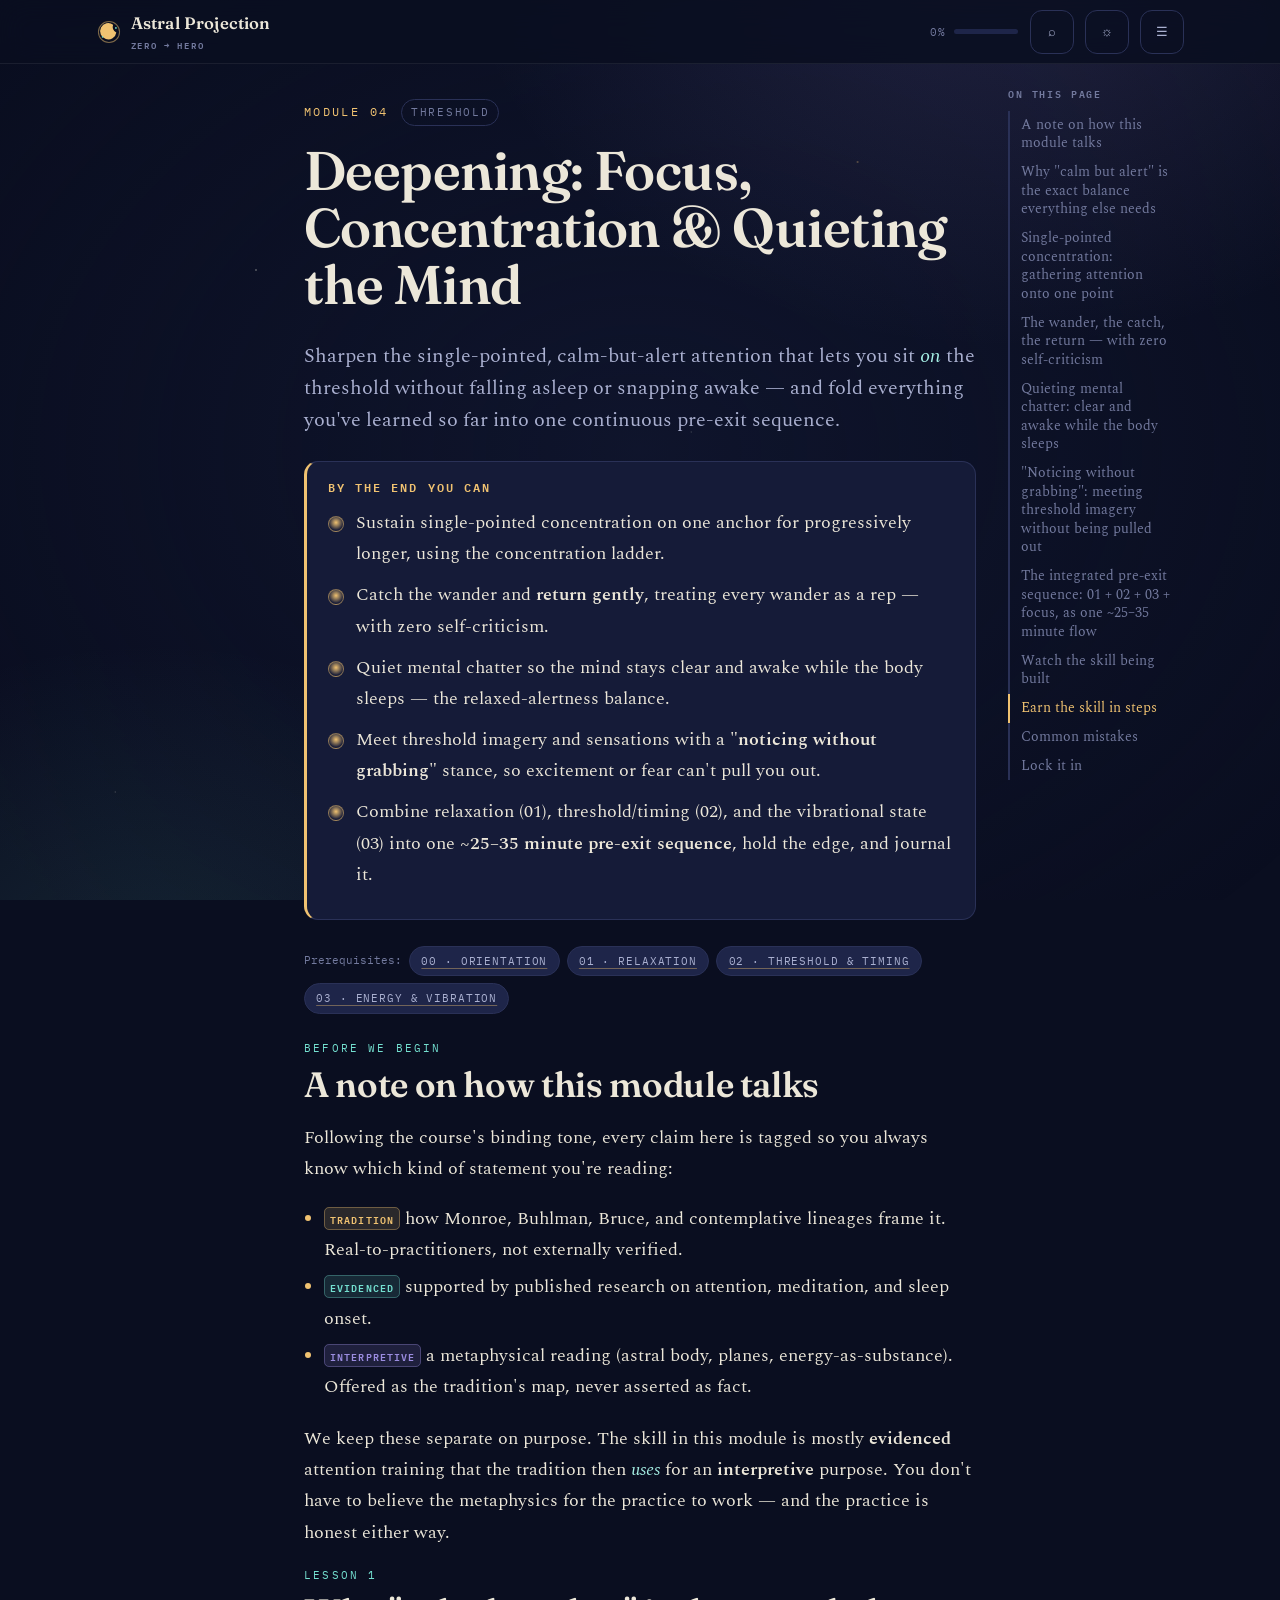
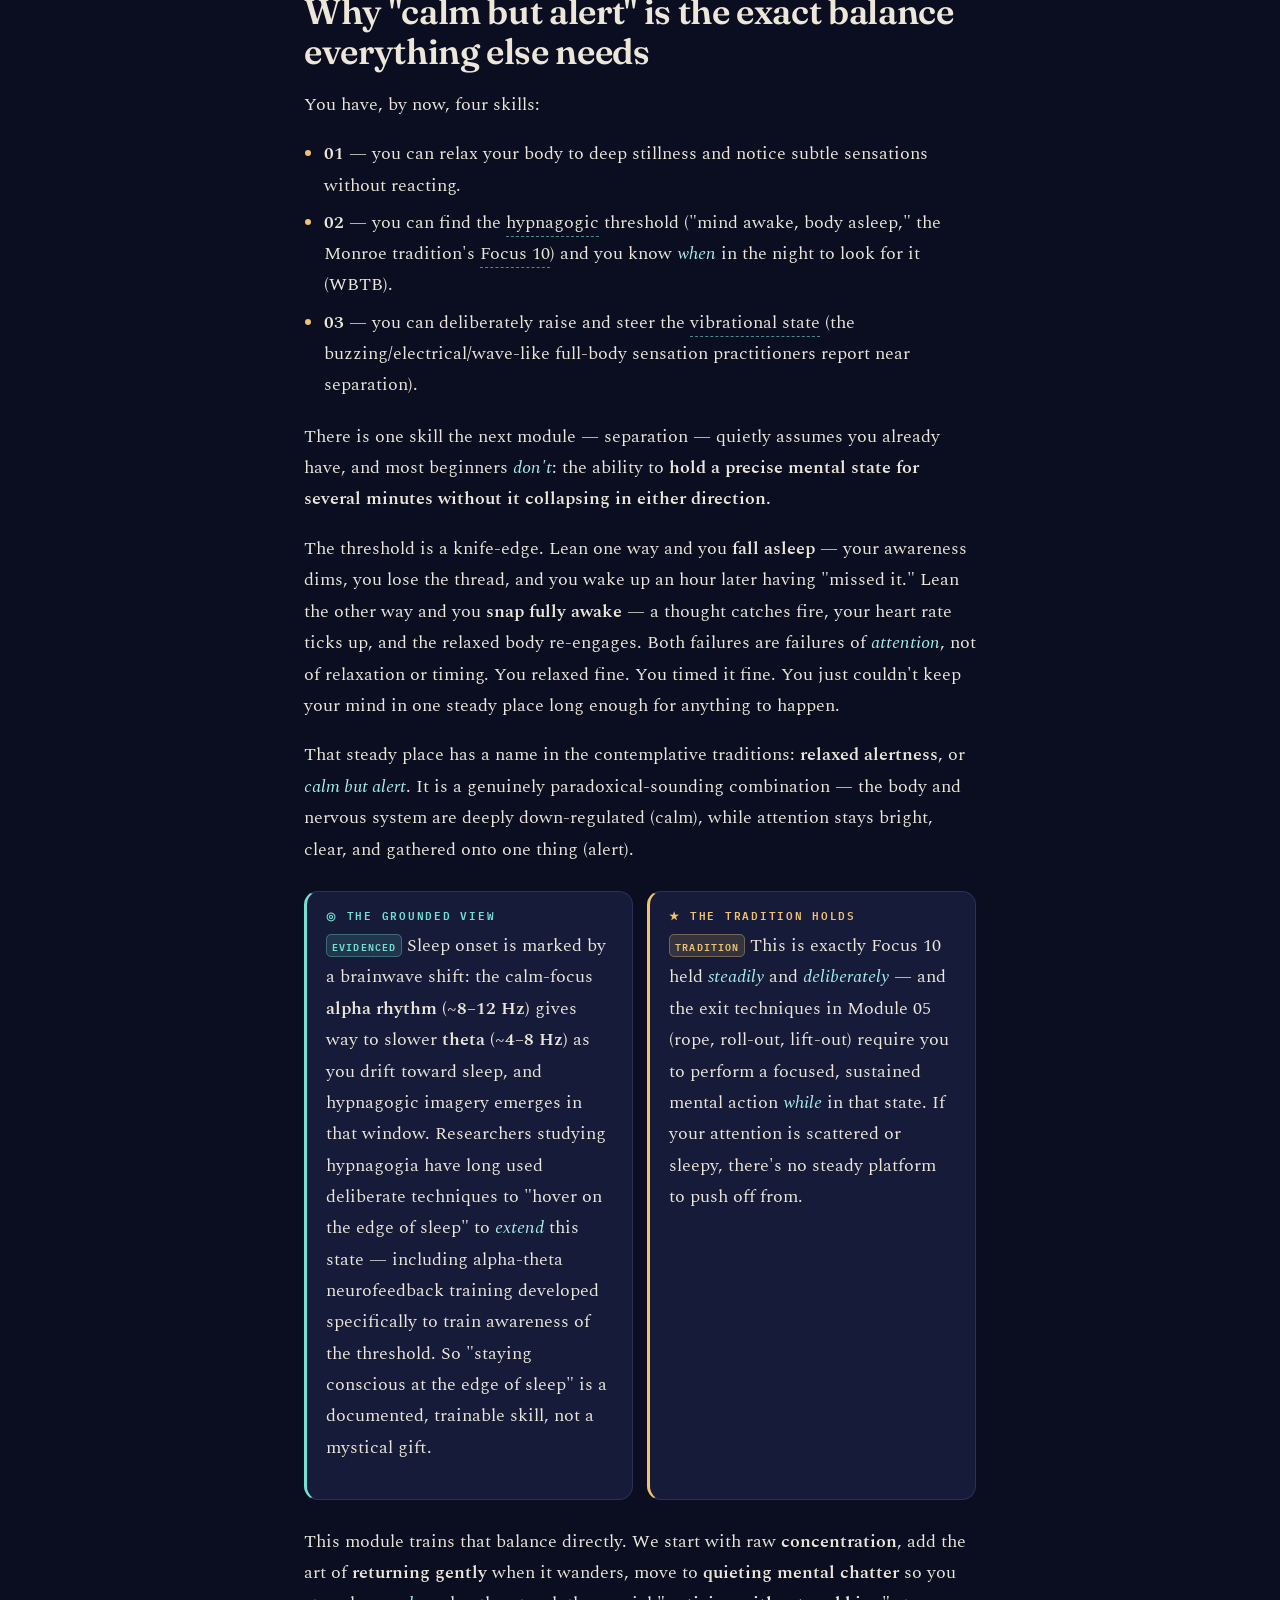
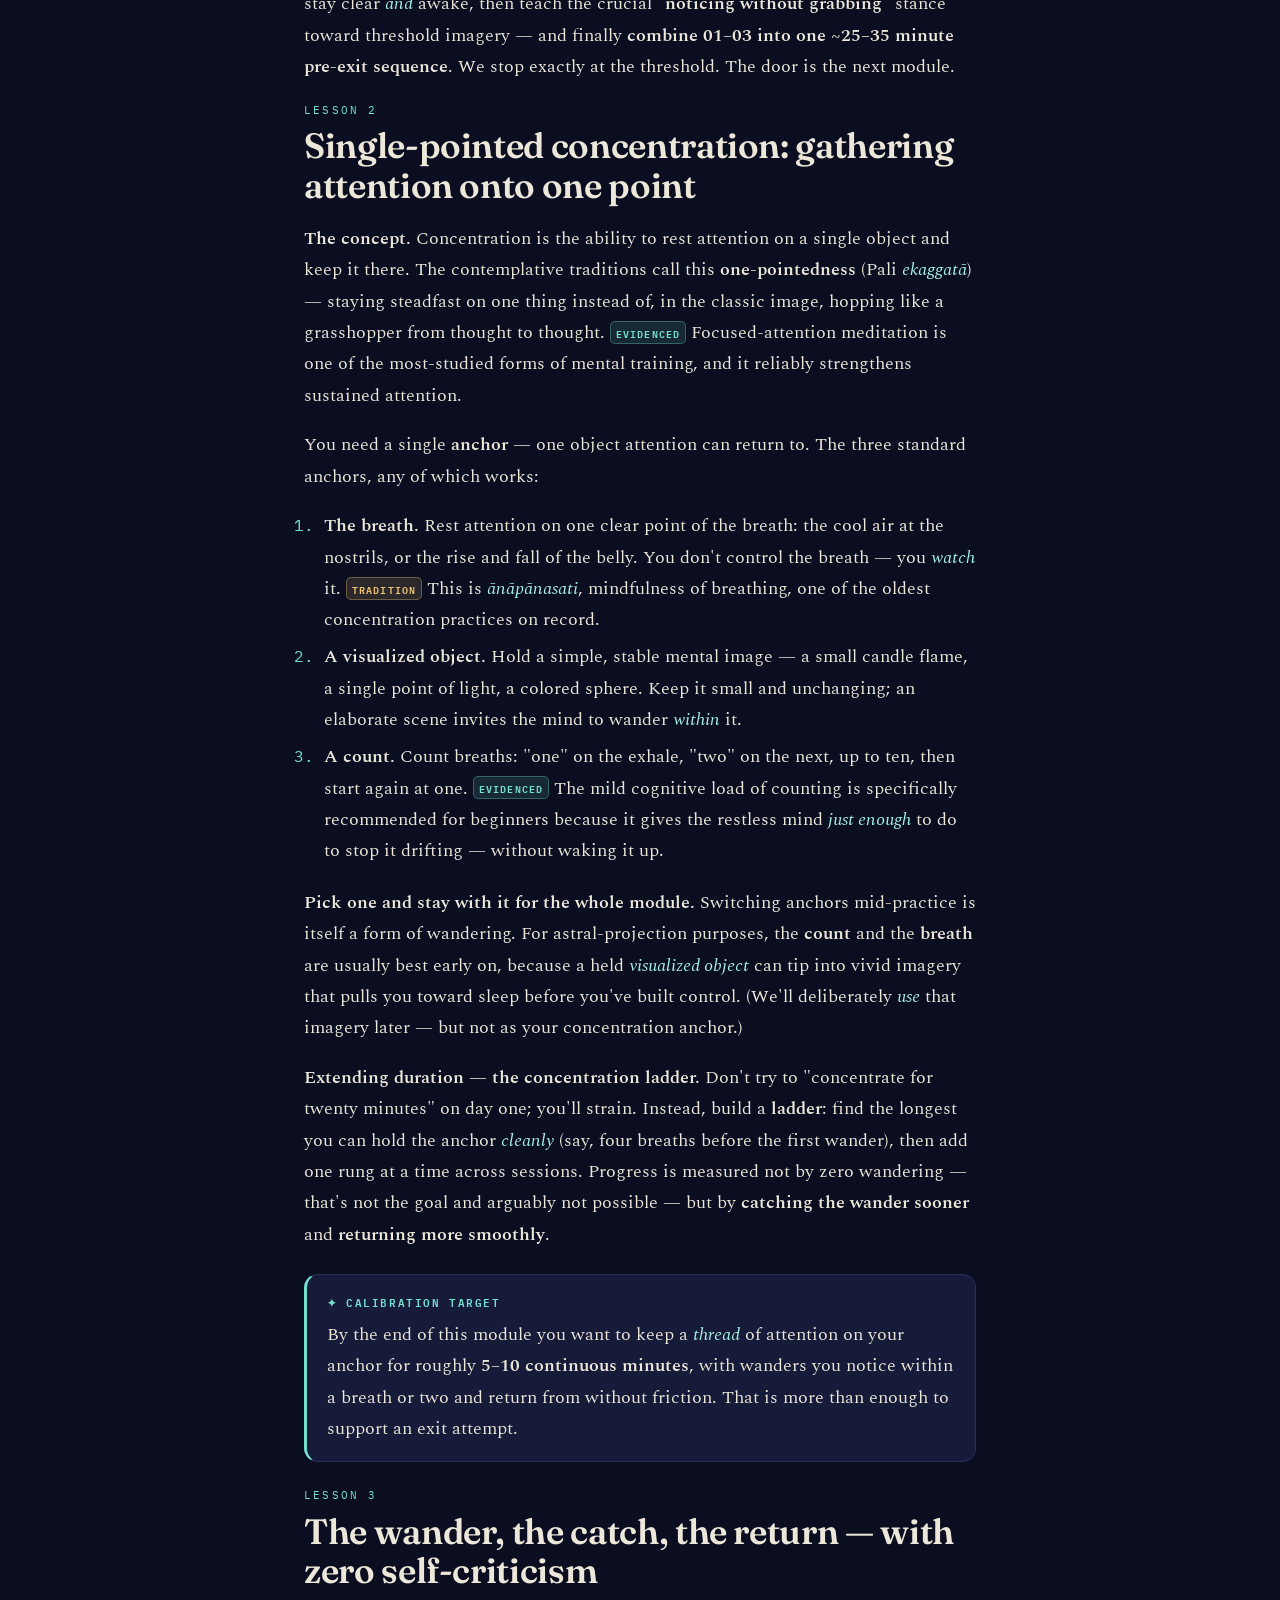
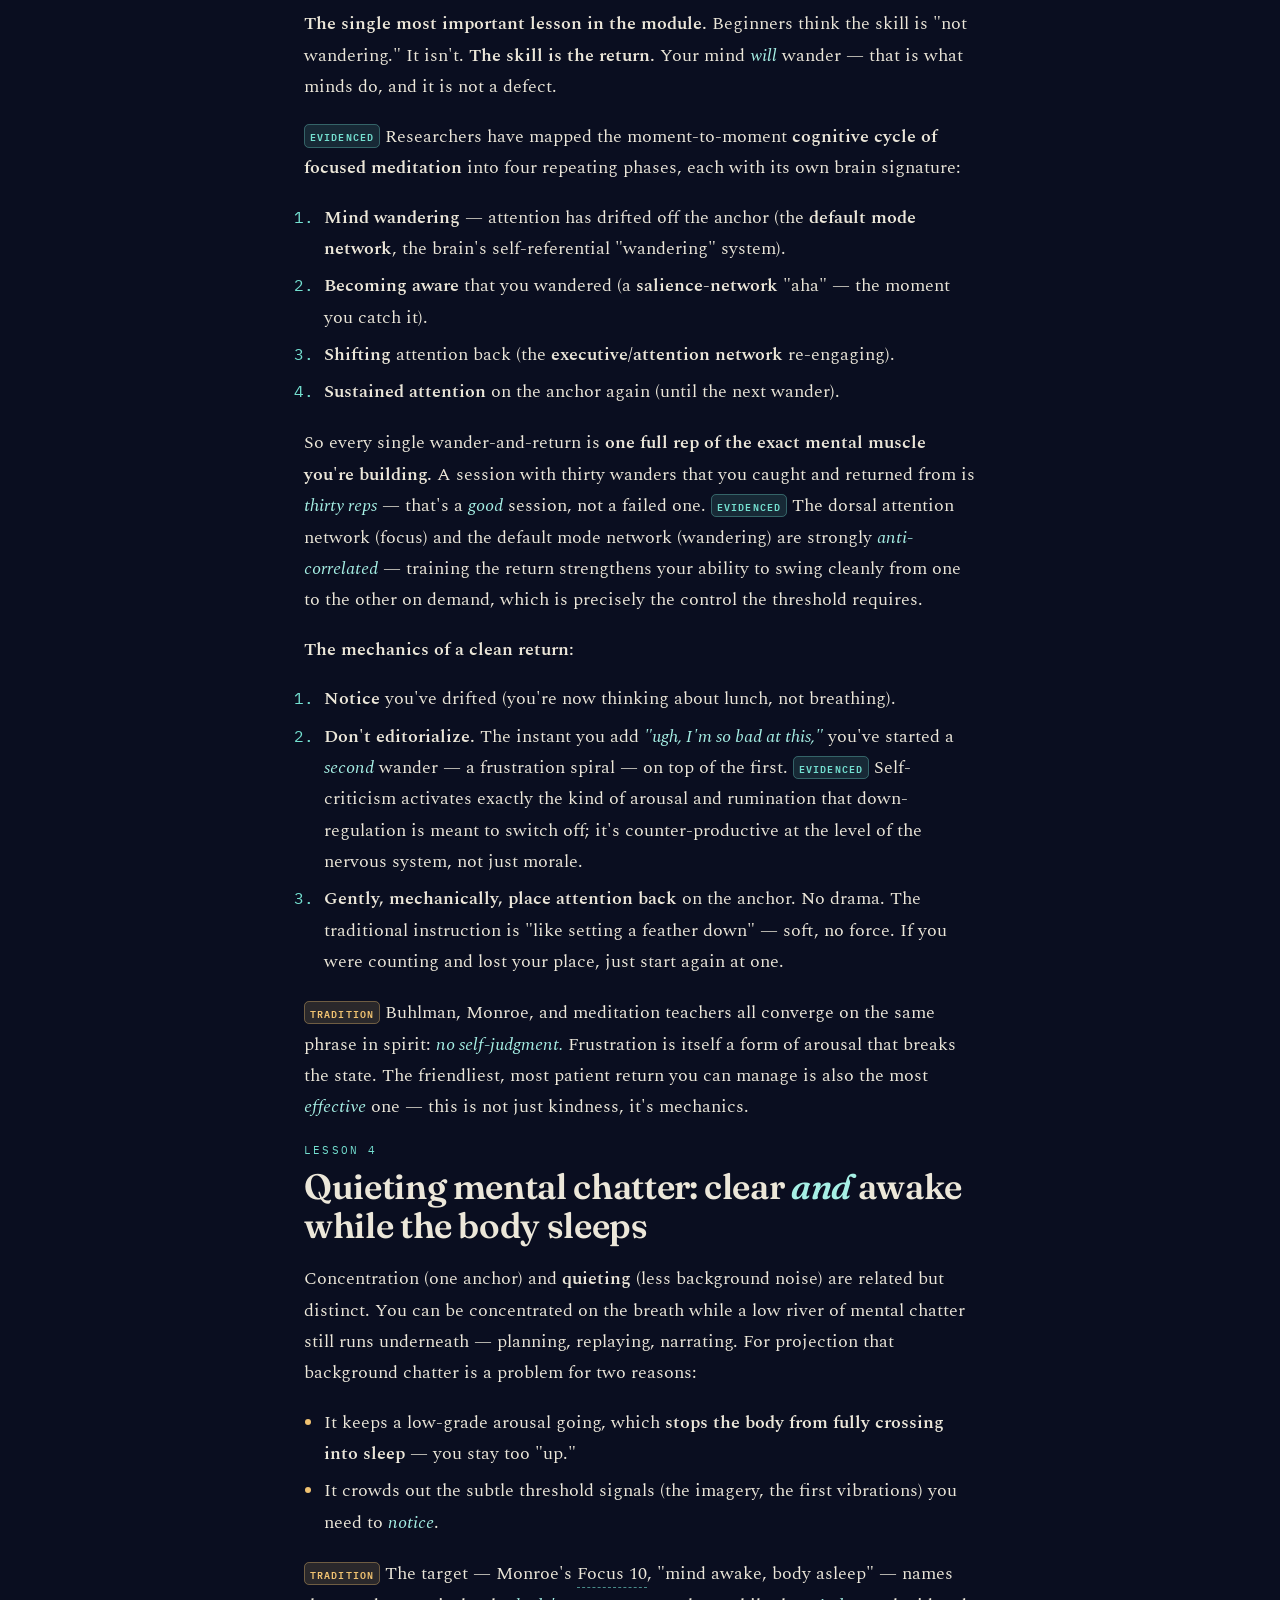
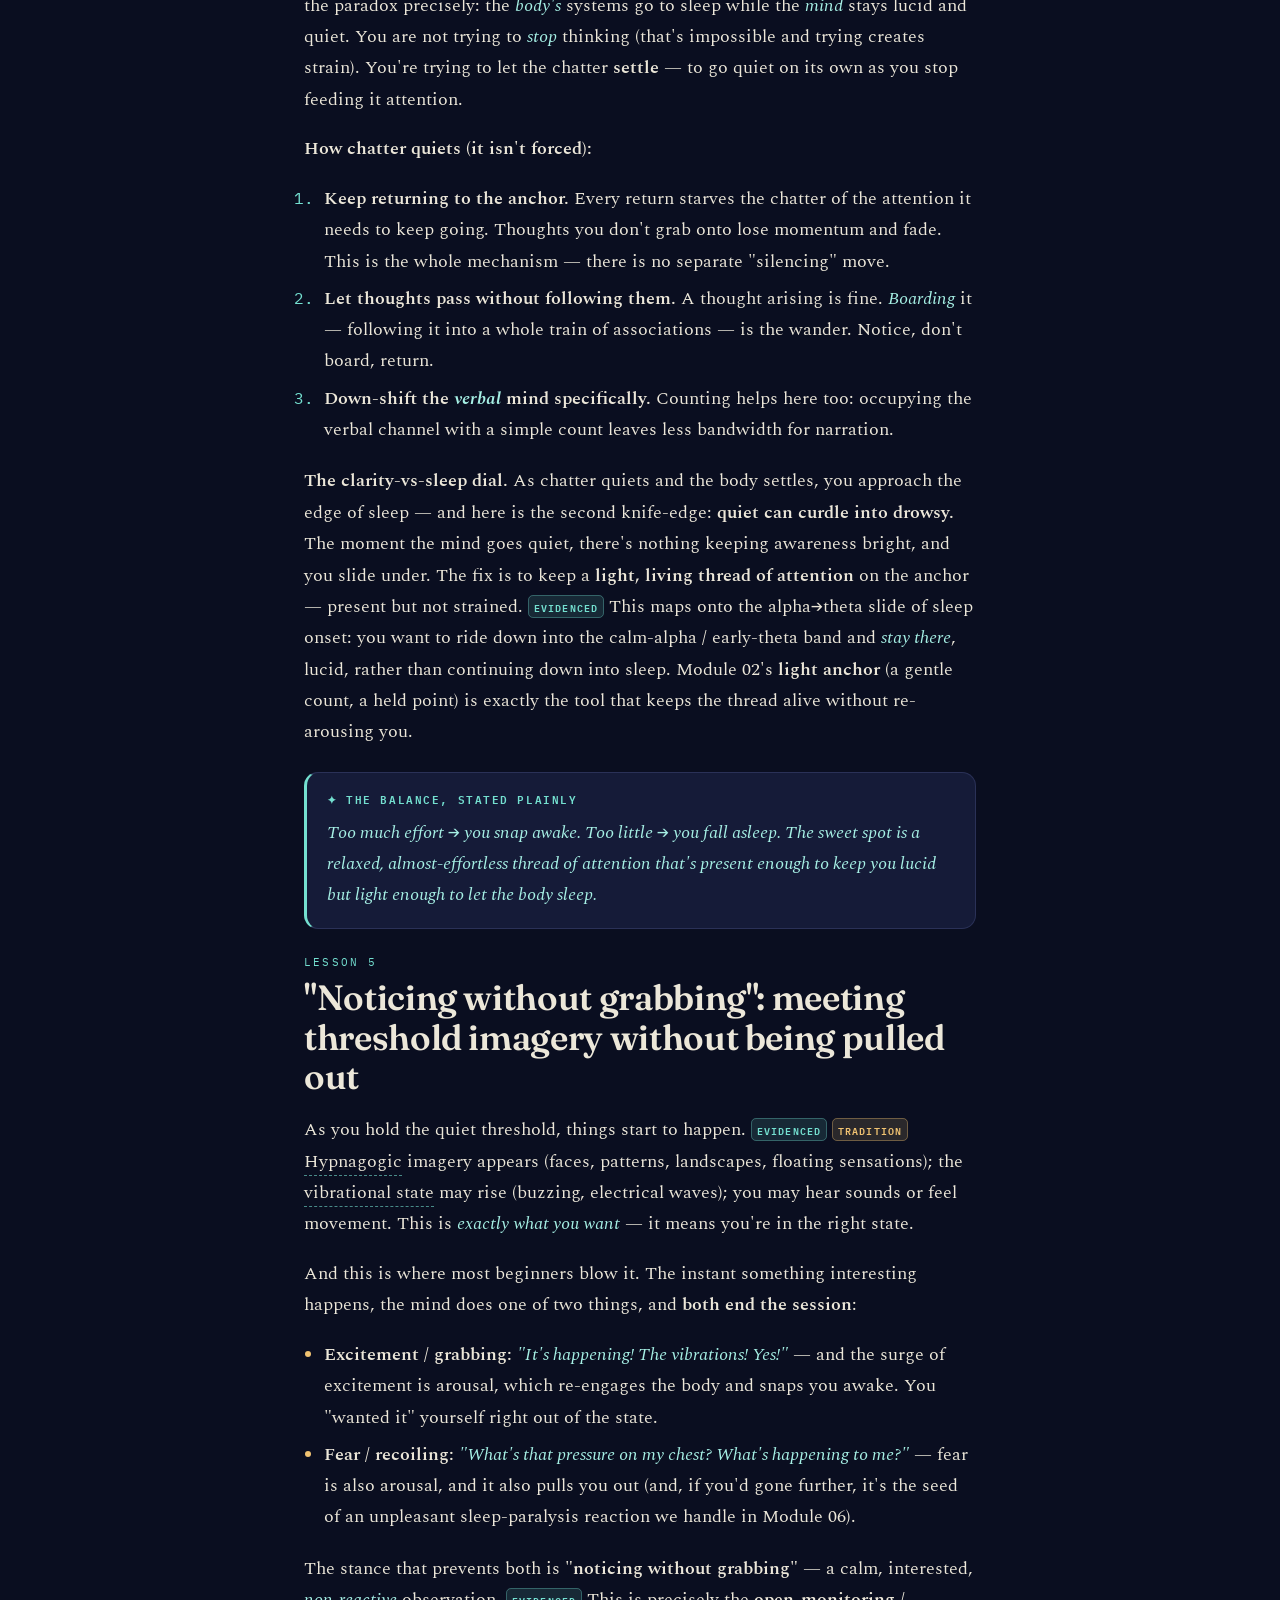
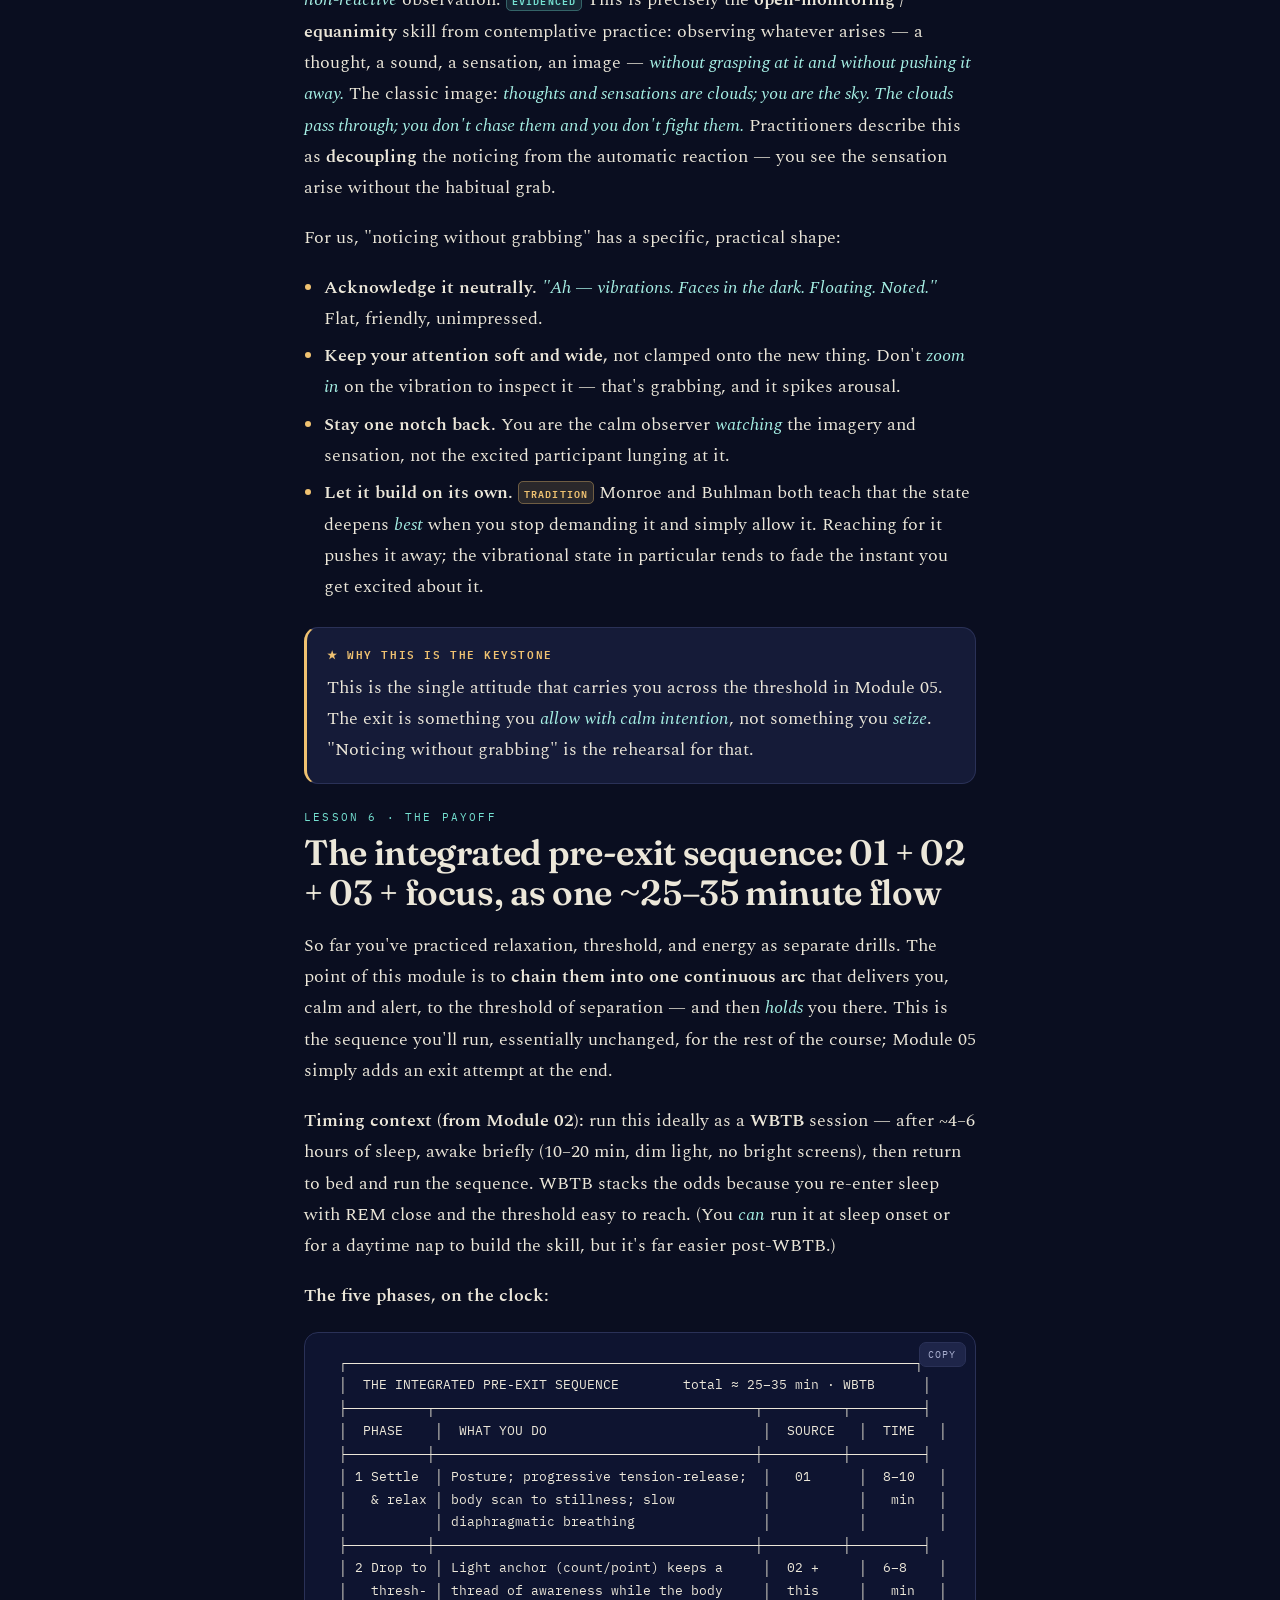
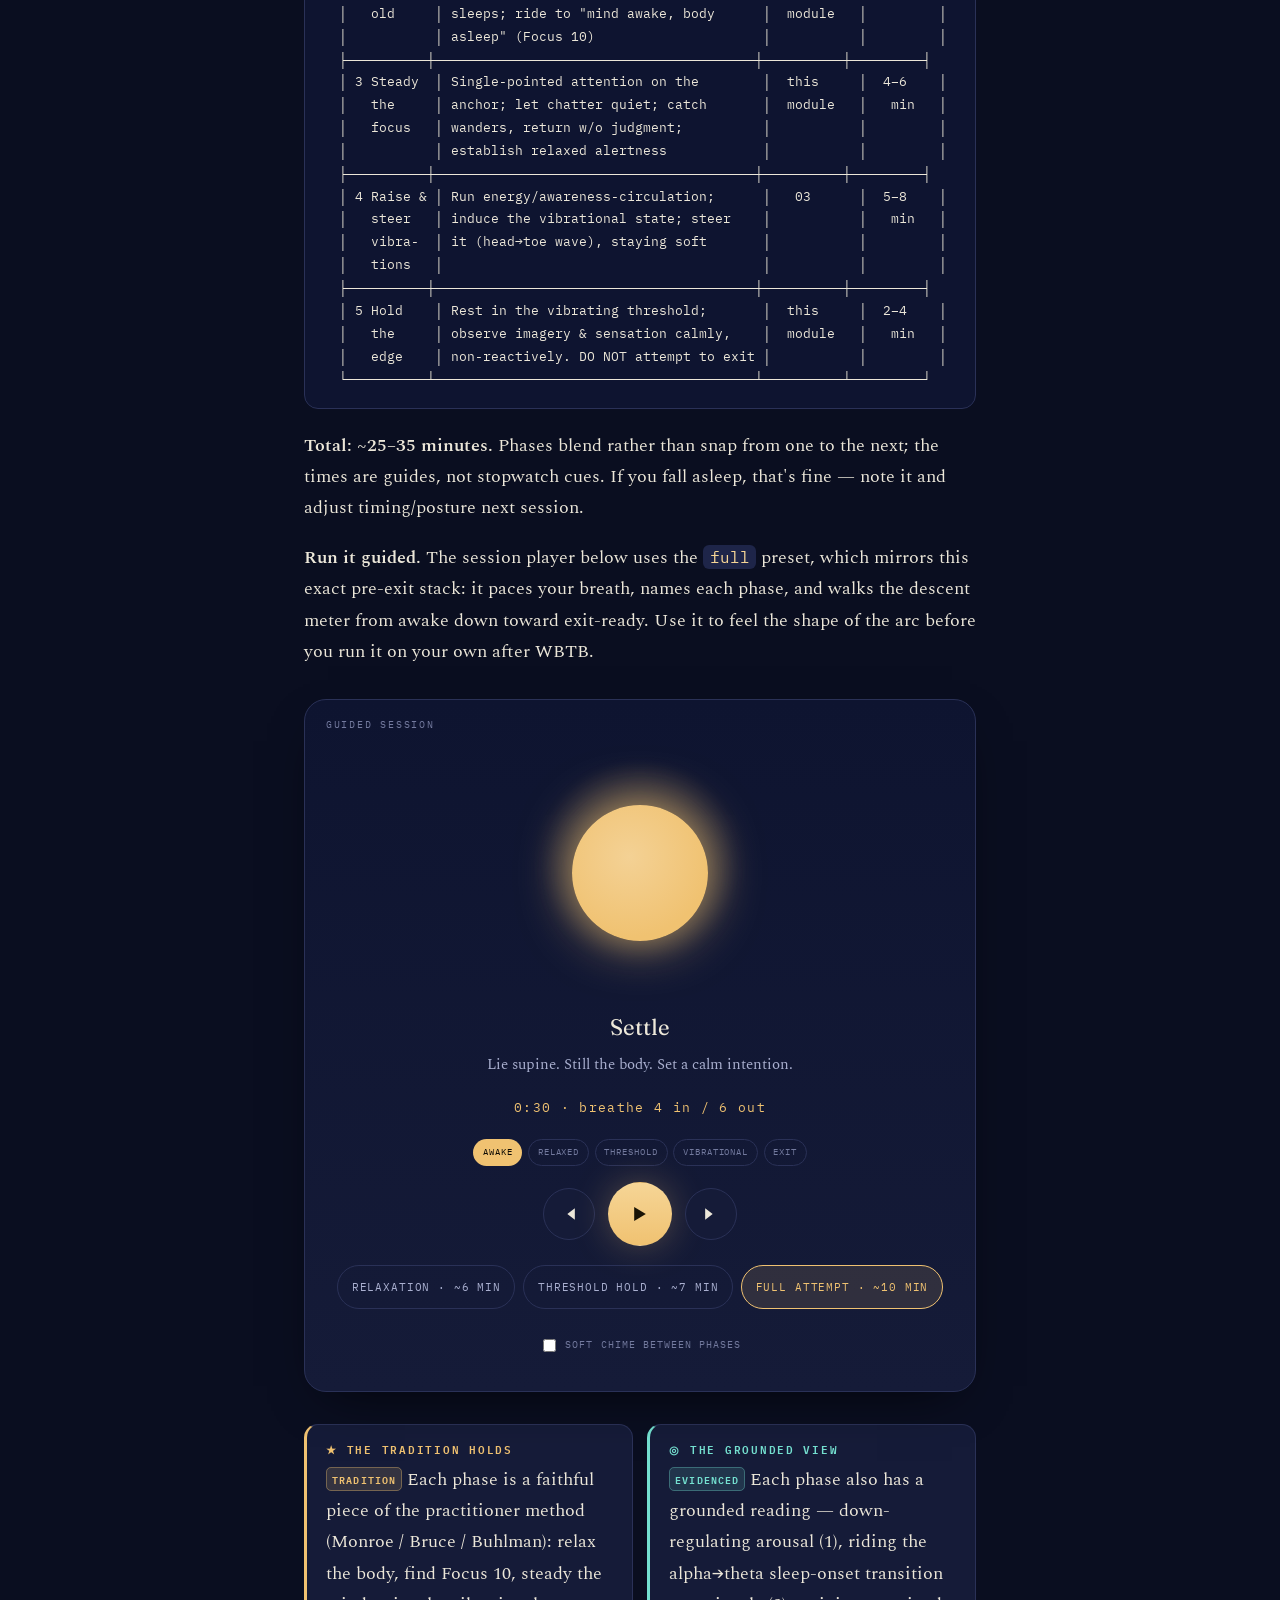
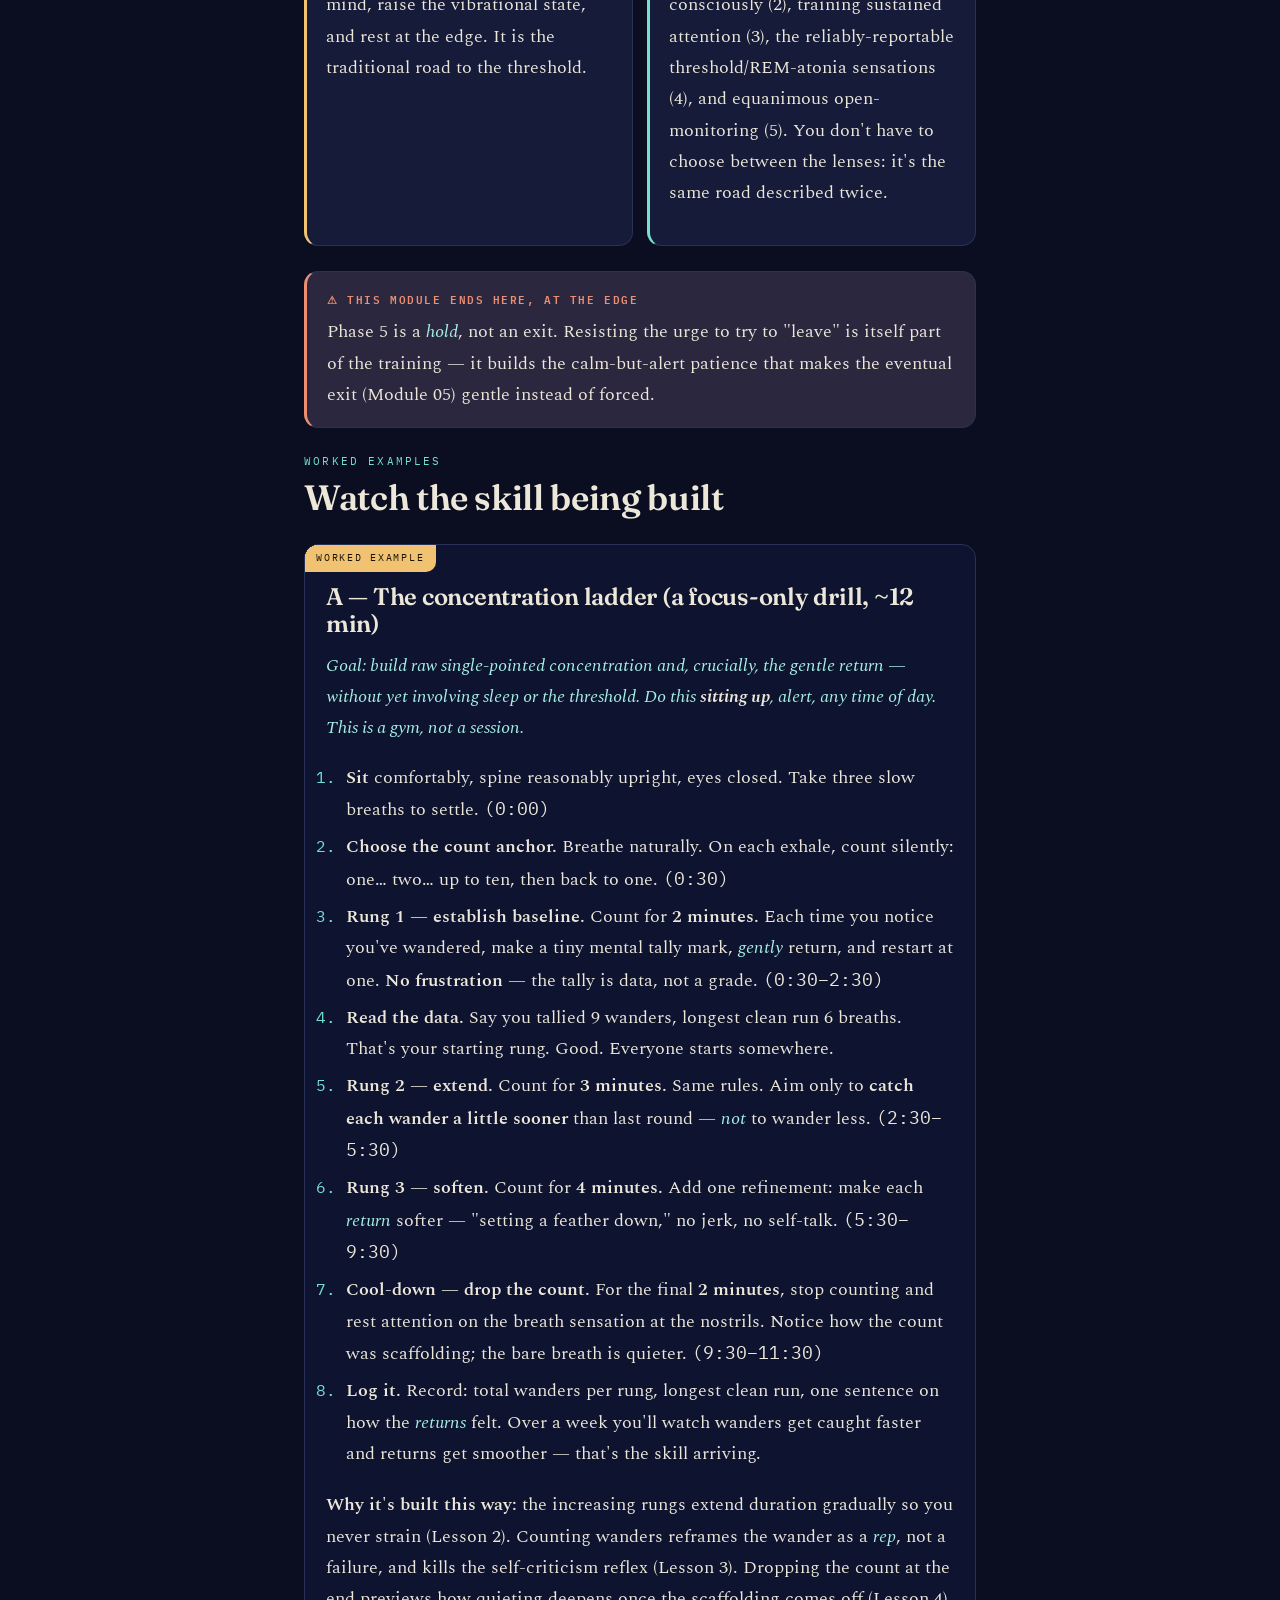
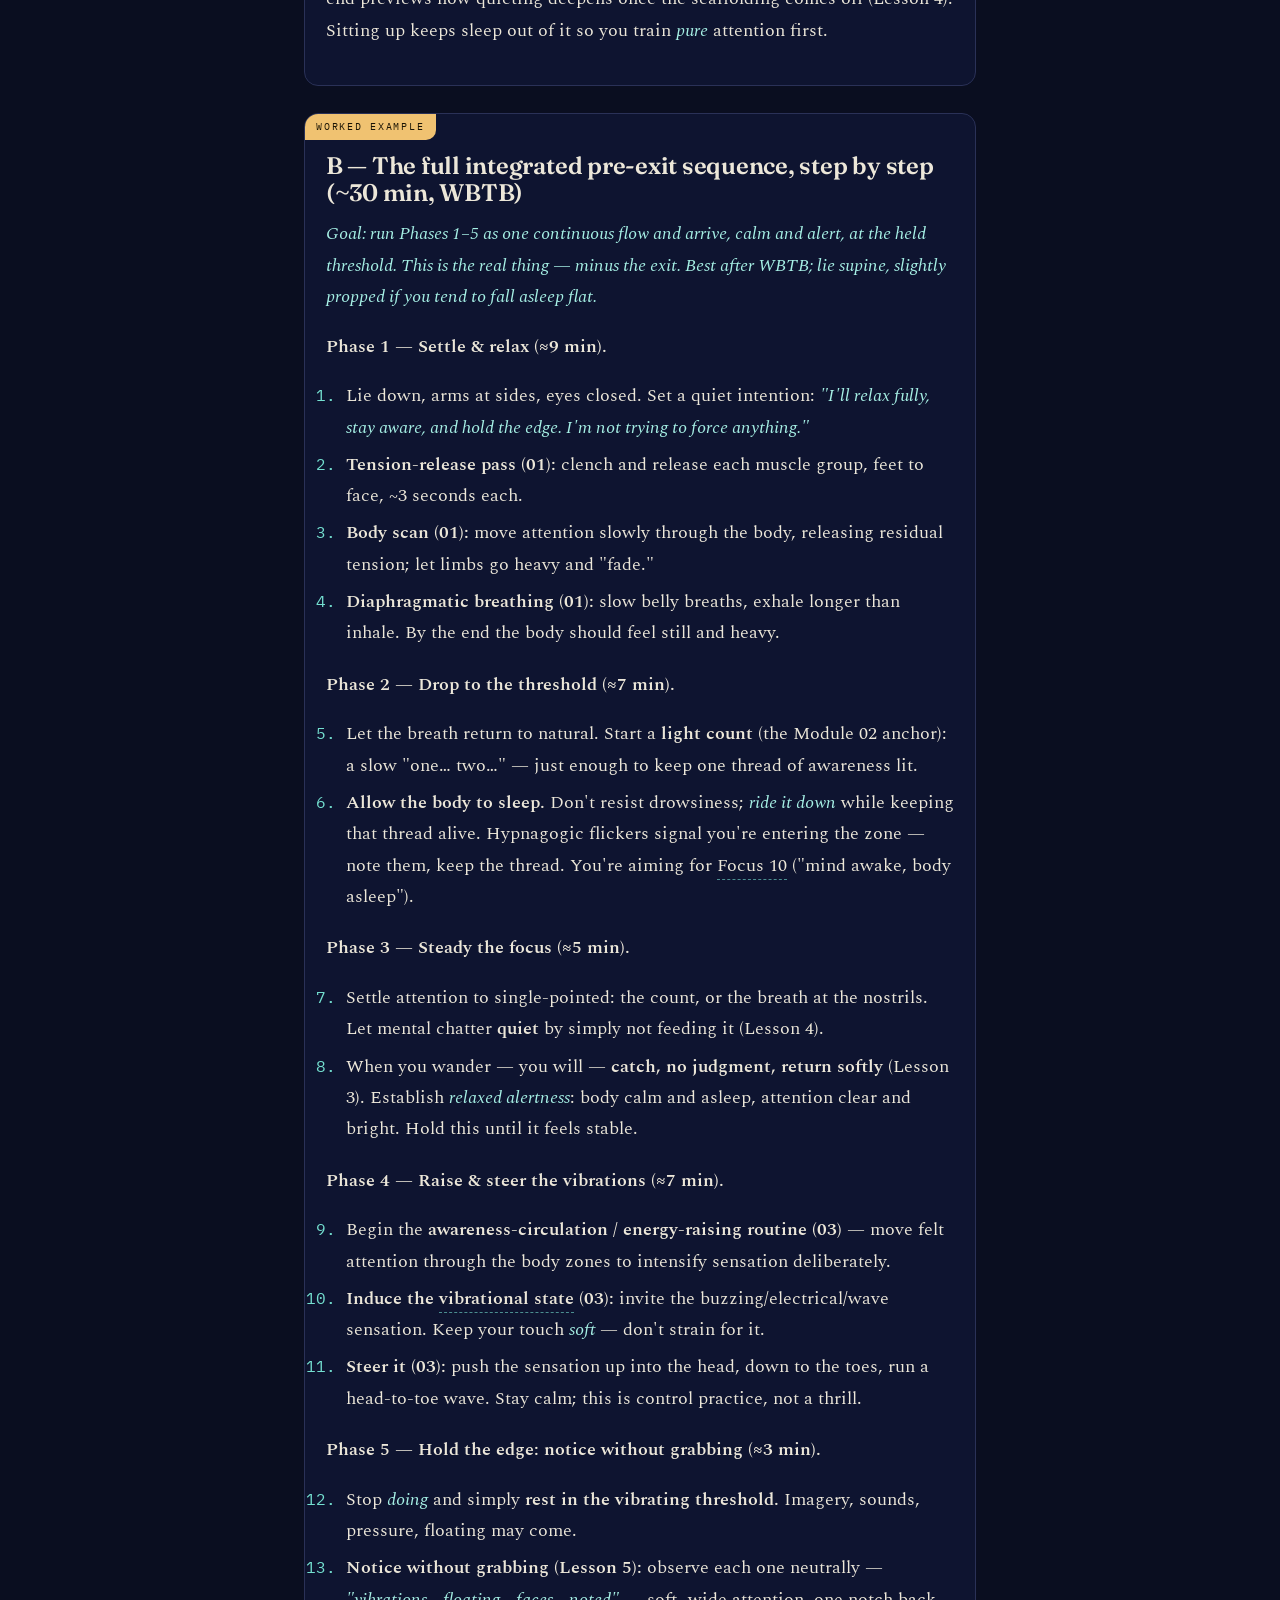
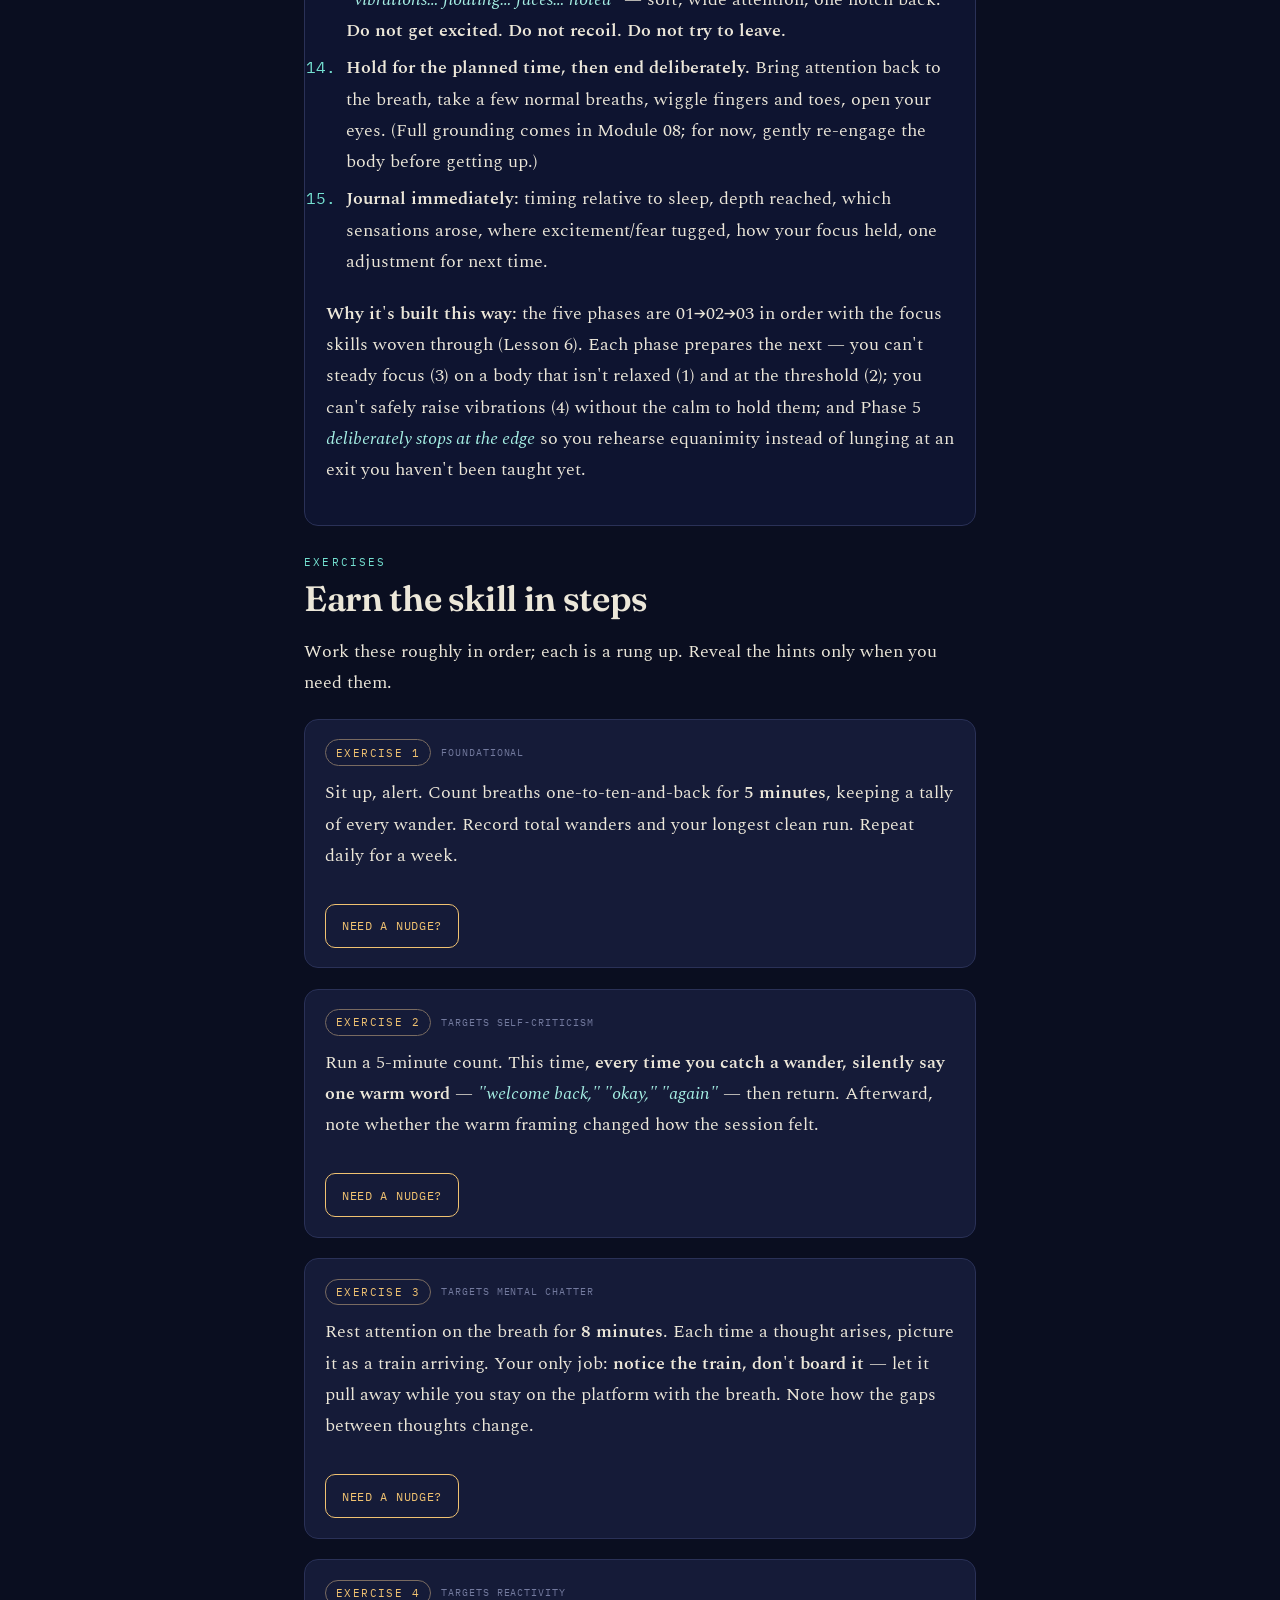
<file: docs/04-focus-and-quieting-the-mind.html>
<!doctype html>
<html lang="en" data-theme="dark">
<head>
  <meta charset="utf-8">
  <meta name="viewport" content="width=device-width, initial-scale=1, viewport-fit=cover">
  <title>04 · Focus & Quieting the Mind — Astral Projection</title>
  <meta name="description" content="Deepening: train the calm-but-alert, single-pointed attention that holds you on the threshold without falling asleep or snapping awake — and fold relaxation, threshold, and the vibrational state into one ~25–35 minute pre-exit sequence.">
  <link rel="preconnect" href="https://fonts.googleapis.com">
  <link rel="preconnect" href="https://fonts.gstatic.com" crossorigin>
  <link rel="stylesheet" href="assets/css/main.css">
  <link rel="icon" href="favicon.svg" type="image/svg+xml">
</head>
<body data-module="04-focus-and-quieting-the-mind">
  <div class="skyfield"></div>
  <a class="skip-link" href="#main">Skip to content</a>

  <header class="site-header"><div class="site-header__bar">
    <a class="brand" href="index.html" aria-label="Astral Projection — home">
      <span class="brand__mark" aria-hidden="true">
        <svg viewBox="0 0 32 32" fill="none"><circle cx="16" cy="16" r="13" stroke="var(--accent)" stroke-width="1.3" opacity=".5"/><path d="M21 7a10 10 0 1 0 4 9.5A8 8 0 0 1 21 7Z" fill="var(--accent)"/><circle cx="24.5" cy="11" r="1.1" fill="var(--accent-2)"/><circle cx="8" cy="22" r="1" fill="var(--accent-2)"/></svg>
      </span>
      <span>Astral Projection<small>Zero → Hero</small></span>
    </a>
    <span class="header-spring"></span>
    <span class="header-progress"><span class="label" data-mini-pct>0%</span>
      <span class="mini-track"><span class="mini-fill" data-mini-fill></span></span></span>
    <button class="icon-btn" data-search-open aria-label="Search the course">⌕</button>
    <button class="icon-btn" data-theme-toggle aria-label="Toggle light or dark theme"><span data-theme-icon>☼</span></button>
    <button class="icon-btn" data-nav-open aria-label="Open module menu">☰</button>
  </div></header>

  <!-- nav sheet -->
  <div class="navsheet" aria-hidden="true">
    <div class="navsheet__scrim" data-nav-close></div>
    <nav class="navsheet__panel" aria-label="Course modules">
      <div style="display:flex;justify-content:space-between;align-items:center">
        <h3 style="margin-top:0">Course map</h3>
        <button class="icon-btn" data-nav-close aria-label="Close menu">✕</button>
      </div>
      <a data-module="home" href="index.html"><span class="num"><span>◆</span></span> Course home</a>
      <h3>Start here</h3>
      <a data-module="00-orientation" href="00-orientation.html"><span class="num"><span>00</span></span> Orientation</a>
      <h3>Modules</h3>
      <a data-module="01-relaxation-and-body-awareness" href="01-relaxation-and-body-awareness.html"><span class="num"><span>01</span></span> Relaxation & Body Awareness</a>
      <a data-module="02-threshold-and-sleep-timing" href="02-threshold-and-sleep-timing.html"><span class="num"><span>02</span></span> The Threshold & Timing</a>
      <a data-module="03-energy-and-vibrational-state" href="03-energy-and-vibrational-state.html"><span class="num"><span>03</span></span> Energy & the Vibrational State</a>
      <a data-module="04-focus-and-quieting-the-mind" href="04-focus-and-quieting-the-mind.html" aria-current="page"><span class="num"><span>04</span></span> Focus & Quieting the Mind</a>
      <a data-module="05-separation-and-exit-techniques" href="05-separation-and-exit-techniques.html"><span class="num"><span>05</span></span> The Exit Techniques</a>
      <a data-module="06-stabilizing-and-fear-management" href="06-stabilizing-and-fear-management.html"><span class="num"><span>06</span></span> Stabilization & Fear</a>
      <a data-module="07-navigation-and-the-environment" href="07-navigation-and-the-environment.html"><span class="num"><span>07</span></span> Navigation & the Environment</a>
      <a data-module="08-return-grounding-and-journaling" href="08-return-grounding-and-journaling.html"><span class="num"><span>08</span></span> Return, Grounding & Journaling</a>
      <a data-module="09-troubleshooting-and-reliable-practice" href="09-troubleshooting-and-reliable-practice.html"><span class="num"><span>09</span></span> Troubleshooting & Practice</a>
      <a data-module="10-advanced-practice-tradition-and-science" href="10-advanced-practice-tradition-and-science.html"><span class="num"><span>10</span></span> Advanced Practice & Science</a>
      <h3>Finish</h3>
      <a data-module="capstone" href="capstone.html"><span class="num"><span>★</span></span> Capstone: 30-Day Practice</a>
      <a data-module="reference" href="reference.html"><span class="num"><span>✦</span></span> Reference & Flashcards</a>
    </nav>
  </div>

  <!-- search -->
  <div class="searchbox" role="dialog" aria-modal="true" aria-label="Search">
    <div class="search-panel">
      <input type="search" placeholder="Search modules…  (press / anywhere)" aria-label="Search modules">
      <div class="search-results"></div>
    </div>
  </div>

  <main id="main" class="wrap">
    <div class="layout">
      <article class="content">

        <header class="module-header">
          <p class="kicker"><span class="module-no">Module 04</span> <span class="module-rung">Threshold</span></p>
          <h1>Deepening: Focus, Concentration &amp; Quieting the Mind</h1>
          <p class="module-promise">Sharpen the single-pointed, calm-but-alert attention that lets you sit <em>on</em> the threshold without falling asleep or snapping awake — and fold everything you've learned so far into one continuous pre-exit sequence.</p>
          <div class="objectives">
            <h2>By the end you can</h2>
            <ul>
              <li>Sustain single-pointed concentration on one anchor for progressively longer, using the concentration ladder.</li>
              <li>Catch the wander and <strong>return gently</strong>, treating every wander as a rep — with zero self-criticism.</li>
              <li>Quiet mental chatter so the mind stays clear and awake while the body sleeps — the relaxed-alertness balance.</li>
              <li>Meet threshold imagery and sensations with a <strong>"noticing without grabbing"</strong> stance, so excitement or fear can't pull you out.</li>
              <li>Combine relaxation (01), threshold/timing (02), and the vibrational state (03) into one <strong>~25–35 minute pre-exit sequence</strong>, hold the edge, and journal it.</li>
            </ul>
          </div>
          <p class="prereq-row">Prerequisites:
            <a class="chip" href="00-orientation.html">00 · Orientation</a>
            <a class="chip" href="01-relaxation-and-body-awareness.html">01 · Relaxation</a>
            <a class="chip" href="02-threshold-and-sleep-timing.html">02 · Threshold &amp; Timing</a>
            <a class="chip" href="03-energy-and-vibrational-state.html">03 · Energy &amp; Vibration</a>
          </p>
        </header>

        <section id="how-this-talks" data-track-section="how-this-talks">
          <p class="lesson-eyebrow">Before we begin</p>
          <h2>A note on how this module talks</h2>
          <p>Following the course's binding tone, every claim here is tagged so you always know which kind of statement you're reading:</p>
          <ul>
            <li><span class="tag tag-experiential">tradition</span> how Monroe, Buhlman, Bruce, and contemplative lineages frame it. Real-to-practitioners, not externally verified.</li>
            <li><span class="tag tag-evidenced">evidenced</span> supported by published research on attention, meditation, and sleep onset.</li>
            <li><span class="tag tag-interpretive">interpretive</span> a metaphysical reading (astral body, planes, energy-as-substance). Offered as the tradition's map, never asserted as fact.</li>
          </ul>
          <p>We keep these separate on purpose. The skill in this module is mostly <strong>evidenced</strong> attention training that the tradition then <em>uses</em> for an <strong>interpretive</strong> purpose. You don't have to believe the metaphysics for the practice to work — and the practice is honest either way.</p>
        </section>

        <section id="why-calm-but-alert" data-track-section="why-calm-but-alert">
          <p class="lesson-eyebrow">Lesson 1</p>
          <h2>Why "calm but alert" is the exact balance everything else needs</h2>
          <p>You have, by now, four skills:</p>
          <ul>
            <li><strong>01</strong> — you can relax your body to deep stillness and notice subtle sensations without reacting.</li>
            <li><strong>02</strong> — you can find the <span class="term" data-term="hypnagogia">hypnagogic</span> threshold ("mind awake, body asleep," the Monroe tradition's <span class="term" data-term="focus 10">Focus 10</span>) and you know <em>when</em> in the night to look for it (WBTB).</li>
            <li><strong>03</strong> — you can deliberately raise and steer the <span class="term" data-term="vibrational state">vibrational state</span> (the buzzing/electrical/wave-like full-body sensation practitioners report near separation).</li>
          </ul>
          <p>There is one skill the next module — separation — quietly assumes you already have, and most beginners <em>don't</em>: the ability to <strong>hold a precise mental state for several minutes without it collapsing in either direction.</strong></p>
          <p>The threshold is a knife-edge. Lean one way and you <strong>fall asleep</strong> — your awareness dims, you lose the thread, and you wake up an hour later having "missed it." Lean the other way and you <strong>snap fully awake</strong> — a thought catches fire, your heart rate ticks up, and the relaxed body re-engages. Both failures are failures of <em>attention</em>, not of relaxation or timing. You relaxed fine. You timed it fine. You just couldn't keep your mind in one steady place long enough for anything to happen.</p>
          <p>That steady place has a name in the contemplative traditions: <strong>relaxed alertness</strong>, or <em>calm but alert</em>. It is a genuinely paradoxical-sounding combination — the body and nervous system are deeply down-regulated (calm), while attention stays bright, clear, and gathered onto one thing (alert).</p>
          <div class="lenses">
            <div class="lens lens-grounded">
              <h4>◎ The grounded view</h4>
              <p><span class="tag tag-evidenced">evidenced</span> Sleep onset is marked by a brainwave shift: the calm-focus <strong>alpha rhythm (~8–12 Hz)</strong> gives way to slower <strong>theta (~4–8 Hz)</strong> as you drift toward sleep, and hypnagogic imagery emerges in that window. Researchers studying hypnagogia have long used deliberate techniques to "hover on the edge of sleep" to <em>extend</em> this state — including alpha-theta neurofeedback training developed specifically to train awareness of the threshold. So "staying conscious at the edge of sleep" is a documented, trainable skill, not a mystical gift.</p>
            </div>
            <div class="lens lens-tradition">
              <h4>★ The tradition holds</h4>
              <p><span class="tag tag-experiential">tradition</span> This is exactly Focus 10 held <em>steadily</em> and <em>deliberately</em> — and the exit techniques in Module 05 (rope, roll-out, lift-out) require you to perform a focused, sustained mental action <em>while</em> in that state. If your attention is scattered or sleepy, there's no steady platform to push off from.</p>
            </div>
          </div>
          <p>This module trains that balance directly. We start with raw <strong>concentration</strong>, add the art of <strong>returning gently</strong> when it wanders, move to <strong>quieting mental chatter</strong> so you stay clear <em>and</em> awake, then teach the crucial <strong>"noticing without grabbing"</strong> stance toward threshold imagery — and finally <strong>combine 01–03 into one ~25–35 minute pre-exit sequence</strong>. We stop exactly at the threshold. The door is the next module.</p>
        </section>

        <section id="single-pointed-concentration" data-track-section="single-pointed-concentration">
          <p class="lesson-eyebrow">Lesson 2</p>
          <h2>Single-pointed concentration: gathering attention onto one point</h2>
          <p><strong>The concept.</strong> Concentration is the ability to rest attention on a single object and keep it there. The contemplative traditions call this <strong>one-pointedness</strong> (Pali <em>ekaggatā</em>) — staying steadfast on one thing instead of, in the classic image, hopping like a grasshopper from thought to thought. <span class="tag tag-evidenced">evidenced</span> Focused-attention meditation is one of the most-studied forms of mental training, and it reliably strengthens sustained attention.</p>
          <p>You need a single <strong>anchor</strong> — one object attention can return to. The three standard anchors, any of which works:</p>
          <ol>
            <li><strong>The breath.</strong> Rest attention on one clear point of the breath: the cool air at the nostrils, or the rise and fall of the belly. You don't control the breath — you <em>watch</em> it. <span class="tag tag-experiential">tradition</span> This is <em>ānāpānasati</em>, mindfulness of breathing, one of the oldest concentration practices on record.</li>
            <li><strong>A visualized object.</strong> Hold a simple, stable mental image — a small candle flame, a single point of light, a colored sphere. Keep it small and unchanging; an elaborate scene invites the mind to wander <em>within</em> it.</li>
            <li><strong>A count.</strong> Count breaths: "one" on the exhale, "two" on the next, up to ten, then start again at one. <span class="tag tag-evidenced">evidenced</span> The mild cognitive load of counting is specifically recommended for beginners because it gives the restless mind <em>just enough</em> to do to stop it drifting — without waking it up.</li>
          </ol>
          <p><strong>Pick one and stay with it for the whole module.</strong> Switching anchors mid-practice is itself a form of wandering. For astral-projection purposes, the <strong>count</strong> and the <strong>breath</strong> are usually best early on, because a held <em>visualized object</em> can tip into vivid imagery that pulls you toward sleep before you've built control. (We'll deliberately <em>use</em> that imagery later — but not as your concentration anchor.)</p>
          <p><strong>Extending duration — the concentration ladder.</strong> Don't try to "concentrate for twenty minutes" on day one; you'll strain. Instead, build a <strong>ladder</strong>: find the longest you can hold the anchor <em>cleanly</em> (say, four breaths before the first wander), then add one rung at a time across sessions. Progress is measured not by zero wandering — that's not the goal and arguably not possible — but by <strong>catching the wander sooner</strong> and <strong>returning more smoothly</strong>.</p>
          <div class="callout callout-note">
            <p class="callout-title">✦ Calibration target</p>
            <p style="margin:0">By the end of this module you want to keep a <em>thread</em> of attention on your anchor for roughly <strong>5–10 continuous minutes</strong>, with wanders you notice within a breath or two and return from without friction. That is more than enough to support an exit attempt.</p>
          </div>
        </section>

        <section id="wander-catch-return" data-track-section="wander-catch-return">
          <p class="lesson-eyebrow">Lesson 3</p>
          <h2>The wander, the catch, the return — with zero self-criticism</h2>
          <p><strong>The single most important lesson in the module.</strong> Beginners think the skill is "not wandering." It isn't. <strong>The skill is the return.</strong> Your mind <em>will</em> wander — that is what minds do, and it is not a defect.</p>
          <p><span class="tag tag-evidenced">evidenced</span> Researchers have mapped the moment-to-moment <strong>cognitive cycle of focused meditation</strong> into four repeating phases, each with its own brain signature:</p>
          <ol>
            <li><strong>Mind wandering</strong> — attention has drifted off the anchor (the <strong>default mode network</strong>, the brain's self-referential "wandering" system).</li>
            <li><strong>Becoming aware</strong> that you wandered (a <strong>salience-network</strong> "aha" — the moment you catch it).</li>
            <li><strong>Shifting</strong> attention back (the <strong>executive/attention network</strong> re-engaging).</li>
            <li><strong>Sustained attention</strong> on the anchor again (until the next wander).</li>
          </ol>
          <p>So every single wander-and-return is <strong>one full rep of the exact mental muscle you're building.</strong> A session with thirty wanders that you caught and returned from is <em>thirty reps</em> — that's a <em>good</em> session, not a failed one. <span class="tag tag-evidenced">evidenced</span> The dorsal attention network (focus) and the default mode network (wandering) are strongly <em>anti-correlated</em> — training the return strengthens your ability to swing cleanly from one to the other on demand, which is precisely the control the threshold requires.</p>
          <p><strong>The mechanics of a clean return:</strong></p>
          <ol>
            <li><strong>Notice</strong> you've drifted (you're now thinking about lunch, not breathing).</li>
            <li><strong>Don't editorialize.</strong> The instant you add <em>"ugh, I'm so bad at this,"</em> you've started a <em>second</em> wander — a frustration spiral — on top of the first. <span class="tag tag-evidenced">evidenced</span> Self-criticism activates exactly the kind of arousal and rumination that down-regulation is meant to switch off; it's counter-productive at the level of the nervous system, not just morale.</li>
            <li><strong>Gently, mechanically, place attention back</strong> on the anchor. No drama. The traditional instruction is "like setting a feather down" — soft, no force. If you were counting and lost your place, just start again at one.</li>
          </ol>
          <p><span class="tag tag-experiential">tradition</span> Buhlman, Monroe, and meditation teachers all converge on the same phrase in spirit: <em>no self-judgment.</em> Frustration is itself a form of arousal that breaks the state. The friendliest, most patient return you can manage is also the most <em>effective</em> one — this is not just kindness, it's mechanics.</p>
        </section>

        <section id="quieting-chatter" data-track-section="quieting-chatter">
          <p class="lesson-eyebrow">Lesson 4</p>
          <h2>Quieting mental chatter: clear <em>and</em> awake while the body sleeps</h2>
          <p>Concentration (one anchor) and <strong>quieting</strong> (less background noise) are related but distinct. You can be concentrated on the breath while a low river of mental chatter still runs underneath — planning, replaying, narrating. For projection that background chatter is a problem for two reasons:</p>
          <ul>
            <li>It keeps a low-grade arousal going, which <strong>stops the body from fully crossing into sleep</strong> — you stay too "up."</li>
            <li>It crowds out the subtle threshold signals (the imagery, the first vibrations) you need to <em>notice</em>.</li>
          </ul>
          <p><span class="tag tag-experiential">tradition</span> The target — Monroe's <span class="term" data-term="focus 10">Focus 10</span>, "mind awake, body asleep" — names the paradox precisely: the <em>body's</em> systems go to sleep while the <em>mind</em> stays lucid and quiet. You are not trying to <em>stop</em> thinking (that's impossible and trying creates strain). You're trying to let the chatter <strong>settle</strong> — to go quiet on its own as you stop feeding it attention.</p>
          <p><strong>How chatter quiets (it isn't forced):</strong></p>
          <ol>
            <li><strong>Keep returning to the anchor.</strong> Every return starves the chatter of the attention it needs to keep going. Thoughts you don't grab onto lose momentum and fade. This is the whole mechanism — there is no separate "silencing" move.</li>
            <li><strong>Let thoughts pass without following them.</strong> A thought arising is fine. <em>Boarding</em> it — following it into a whole train of associations — is the wander. Notice, don't board, return.</li>
            <li><strong>Down-shift the <em>verbal</em> mind specifically.</strong> Counting helps here too: occupying the verbal channel with a simple count leaves less bandwidth for narration.</li>
          </ol>
          <p><strong>The clarity-vs-sleep dial.</strong> As chatter quiets and the body settles, you approach the edge of sleep — and here is the second knife-edge: <strong>quiet can curdle into drowsy.</strong> The moment the mind goes quiet, there's nothing keeping awareness bright, and you slide under. The fix is to keep a <strong>light, living thread of attention</strong> on the anchor — present but not strained. <span class="tag tag-evidenced">evidenced</span> This maps onto the alpha→theta slide of sleep onset: you want to ride down into the calm-alpha / early-theta band and <em>stay there</em>, lucid, rather than continuing down into sleep. Module 02's <strong>light anchor</strong> (a gentle count, a held point) is exactly the tool that keeps the thread alive without re-arousing you.</p>
          <div class="callout callout-note">
            <p class="callout-title">✦ The balance, stated plainly</p>
            <p style="margin:0"><em>Too much effort → you snap awake. Too little → you fall asleep. The sweet spot is a relaxed, almost-effortless thread of attention that's present enough to keep you lucid but light enough to let the body sleep.</em></p>
          </div>
        </section>

        <section id="noticing-without-grabbing" data-track-section="noticing-without-grabbing">
          <p class="lesson-eyebrow">Lesson 5</p>
          <h2>"Noticing without grabbing": meeting threshold imagery without being pulled out</h2>
          <p>As you hold the quiet threshold, things start to happen. <span class="tag tag-evidenced">evidenced</span> <span class="tag tag-experiential">tradition</span> <span class="term" data-term="hypnagogia">Hypnagogic</span> imagery appears (faces, patterns, landscapes, floating sensations); the <span class="term" data-term="vibrational state">vibrational state</span> may rise (buzzing, electrical waves); you may hear sounds or feel movement. This is <em>exactly what you want</em> — it means you're in the right state.</p>
          <p>And this is where most beginners blow it. The instant something interesting happens, the mind does one of two things, and <strong>both end the session</strong>:</p>
          <ul>
            <li><strong>Excitement / grabbing:</strong> <em>"It's happening! The vibrations! Yes!"</em> — and the surge of excitement is arousal, which re-engages the body and snaps you awake. You "wanted it" yourself right out of the state.</li>
            <li><strong>Fear / recoiling:</strong> <em>"What's that pressure on my chest? What's happening to me?"</em> — fear is also arousal, and it also pulls you out (and, if you'd gone further, it's the seed of an unpleasant sleep-paralysis reaction we handle in Module 06).</li>
          </ul>
          <p>The stance that prevents both is <strong>"noticing without grabbing"</strong> — a calm, interested, <em>non-reactive</em> observation. <span class="tag tag-evidenced">evidenced</span> This is precisely the <strong>open-monitoring / equanimity</strong> skill from contemplative practice: observing whatever arises — a thought, a sound, a sensation, an image — <em>without grasping at it and without pushing it away.</em> The classic image: <em>thoughts and sensations are clouds; you are the sky. The clouds pass through; you don't chase them and you don't fight them.</em> Practitioners describe this as <strong>decoupling</strong> the noticing from the automatic reaction — you see the sensation arise without the habitual grab.</p>
          <p>For us, "noticing without grabbing" has a specific, practical shape:</p>
          <ul>
            <li><strong>Acknowledge it neutrally.</strong> <em>"Ah — vibrations. Faces in the dark. Floating. Noted."</em> Flat, friendly, unimpressed.</li>
            <li><strong>Keep your attention soft and wide,</strong> not clamped onto the new thing. Don't <em>zoom in</em> on the vibration to inspect it — that's grabbing, and it spikes arousal.</li>
            <li><strong>Stay one notch back.</strong> You are the calm observer <em>watching</em> the imagery and sensation, not the excited participant lunging at it.</li>
            <li><strong>Let it build on its own.</strong> <span class="tag tag-experiential">tradition</span> Monroe and Buhlman both teach that the state deepens <em>best</em> when you stop demanding it and simply allow it. Reaching for it pushes it away; the vibrational state in particular tends to fade the instant you get excited about it.</li>
          </ul>
          <div class="callout callout-tradition">
            <p class="callout-title">★ Why this is the keystone</p>
            <p style="margin:0">This is the single attitude that carries you across the threshold in Module 05. The exit is something you <em>allow with calm intention</em>, not something you <em>seize</em>. "Noticing without grabbing" is the rehearsal for that.</p>
          </div>
        </section>

        <section id="integrated-sequence" data-track-section="integrated-sequence">
          <p class="lesson-eyebrow">Lesson 6 · the payoff</p>
          <h2>The integrated pre-exit sequence: 01 + 02 + 03 + focus, as one ~25–35 minute flow</h2>
          <p>So far you've practiced relaxation, threshold, and energy as separate drills. The point of this module is to <strong>chain them into one continuous arc</strong> that delivers you, calm and alert, to the threshold of separation — and then <em>holds</em> you there. This is the sequence you'll run, essentially unchanged, for the rest of the course; Module 05 simply adds an exit attempt at the end.</p>
          <p><strong>Timing context (from Module 02):</strong> run this ideally as a <strong>WBTB</strong> session — after ~4–6 hours of sleep, awake briefly (10–20 min, dim light, no bright screens), then return to bed and run the sequence. WBTB stacks the odds because you re-enter sleep with REM close and the threshold easy to reach. (You <em>can</em> run it at sleep onset or for a daytime nap to build the skill, but it's far easier post-WBTB.)</p>

          <p><strong>The five phases, on the clock:</strong></p>
          <pre tabindex="0" aria-label="The five-phase integrated pre-exit sequence timeline">  ┌───────────────────────────────────────────────────────────────────────┐
  │  THE INTEGRATED PRE-EXIT SEQUENCE        total ≈ 25–35 min · WBTB      │
  ├──────────┬────────────────────────────────────────┬──────────┬─────────┤
  │  PHASE    │  WHAT YOU DO                           │  SOURCE   │  TIME   │
  ├──────────┼────────────────────────────────────────┼──────────┼─────────┤
  │ 1 Settle  │ Posture; progressive tension-release;  │   01      │  8–10   │
  │   & relax │ body scan to stillness; slow           │           │   min   │
  │           │ diaphragmatic breathing                │           │         │
  ├──────────┼────────────────────────────────────────┼──────────┼─────────┤
  │ 2 Drop to │ Light anchor (count/point) keeps a     │  02 +     │  6–8    │
  │   thresh- │ thread of awareness while the body     │  this     │   min   │
  │   old     │ sleeps; ride to "mind awake, body      │  module   │         │
  │           │ asleep" (Focus 10)                     │           │         │
  ├──────────┼────────────────────────────────────────┼──────────┼─────────┤
  │ 3 Steady  │ Single-pointed attention on the        │  this     │  4–6    │
  │   the     │ anchor; let chatter quiet; catch       │  module   │   min   │
  │   focus   │ wanders, return w/o judgment;          │           │         │
  │           │ establish relaxed alertness            │           │         │
  ├──────────┼────────────────────────────────────────┼──────────┼─────────┤
  │ 4 Raise & │ Run energy/awareness-circulation;      │   03      │  5–8    │
  │   steer   │ induce the vibrational state; steer    │           │   min   │
  │   vibra-  │ it (head→toe wave), staying soft       │           │         │
  │   tions   │                                        │           │         │
  ├──────────┼────────────────────────────────────────┼──────────┼─────────┤
  │ 5 Hold    │ Rest in the vibrating threshold;       │  this     │  2–4    │
  │   the     │ observe imagery & sensation calmly,    │  module   │   min   │
  │   edge    │ non-reactively. DO NOT attempt to exit │           │         │
  └──────────┴────────────────────────────────────────┴──────────┴─────────┘</pre>

          <p><strong>Total: ~25–35 minutes.</strong> Phases blend rather than snap from one to the next; the times are guides, not stopwatch cues. If you fall asleep, that's fine — note it and adjust timing/posture next session.</p>

          <p><strong>Run it guided.</strong> The session player below uses the <code>full</code> preset, which mirrors this exact pre-exit stack: it paces your breath, names each phase, and walks the descent meter from awake down toward exit-ready. Use it to feel the shape of the arc before you run it on your own after WBTB.</p>
          <div data-session-player="full"></div>

          <div class="lenses">
            <div class="lens lens-tradition">
              <h4>★ The tradition holds</h4>
              <p><span class="tag tag-experiential">tradition</span> Each phase is a faithful piece of the practitioner method (Monroe / Bruce / Buhlman): relax the body, find Focus 10, steady the mind, raise the vibrational state, and rest at the edge. It is the traditional road to the threshold.</p>
            </div>
            <div class="lens lens-grounded">
              <h4>◎ The grounded view</h4>
              <p><span class="tag tag-evidenced">evidenced</span> Each phase also has a grounded reading — down-regulating arousal (1), riding the alpha→theta sleep-onset transition consciously (2), training sustained attention (3), the reliably-reportable threshold/REM-atonia sensations (4), and equanimous open-monitoring (5). You don't have to choose between the lenses: it's the same road described twice.</p>
            </div>
          </div>

          <div class="callout callout-safety">
            <p class="callout-title">⚠ This module ends here, at the edge</p>
            <p style="margin:0">Phase 5 is a <em>hold</em>, not an exit. Resisting the urge to try to "leave" is itself part of the training — it builds the calm-but-alert patience that makes the eventual exit (Module 05) gentle instead of forced.</p>
          </div>
        </section>

        <section id="worked-examples" data-track-section="worked-examples">
          <p class="lesson-eyebrow">Worked examples</p>
          <h2>Watch the skill being built</h2>

          <div class="worked-example">
            <h3>A — The concentration ladder (a focus-only drill, ~12 min)</h3>
            <p><em>Goal: build raw single-pointed concentration and, crucially, the gentle return — without yet involving sleep or the threshold. Do this <strong>sitting up</strong>, alert, any time of day. This is a gym, not a session.</em></p>
            <ol>
              <li><strong>Sit</strong> comfortably, spine reasonably upright, eyes closed. Take three slow breaths to settle. <span class="mono">(0:00)</span></li>
              <li><strong>Choose the count anchor.</strong> Breathe naturally. On each exhale, count silently: one… two… up to ten, then back to one. <span class="mono">(0:30)</span></li>
              <li><strong>Rung 1 — establish baseline.</strong> Count for <strong>2 minutes.</strong> Each time you notice you've wandered, make a tiny mental tally mark, <em>gently</em> return, and restart at one. <strong>No frustration</strong> — the tally is data, not a grade. <span class="mono">(0:30–2:30)</span></li>
              <li><strong>Read the data.</strong> Say you tallied 9 wanders, longest clean run 6 breaths. That's your starting rung. Good. Everyone starts somewhere.</li>
              <li><strong>Rung 2 — extend.</strong> Count for <strong>3 minutes.</strong> Same rules. Aim only to <strong>catch each wander a little sooner</strong> than last round — <em>not</em> to wander less. <span class="mono">(2:30–5:30)</span></li>
              <li><strong>Rung 3 — soften.</strong> Count for <strong>4 minutes.</strong> Add one refinement: make each <em>return</em> softer — "setting a feather down," no jerk, no self-talk. <span class="mono">(5:30–9:30)</span></li>
              <li><strong>Cool-down — drop the count.</strong> For the final <strong>2 minutes</strong>, stop counting and rest attention on the breath sensation at the nostrils. Notice how the count was scaffolding; the bare breath is quieter. <span class="mono">(9:30–11:30)</span></li>
              <li><strong>Log it.</strong> Record: total wanders per rung, longest clean run, one sentence on how the <em>returns</em> felt. Over a week you'll watch wanders get caught faster and returns get smoother — that's the skill arriving.</li>
            </ol>
            <p><strong>Why it's built this way:</strong> the increasing rungs extend duration gradually so you never strain (Lesson 2). Counting wanders reframes the wander as a <em>rep</em>, not a failure, and kills the self-criticism reflex (Lesson 3). Dropping the count at the end previews how quieting deepens once the scaffolding comes off (Lesson 4). Sitting up keeps sleep out of it so you train <em>pure</em> attention first.</p>
          </div>

          <div class="worked-example">
            <h3>B — The full integrated pre-exit sequence, step by step (~30 min, WBTB)</h3>
            <p><em>Goal: run Phases 1–5 as one continuous flow and arrive, calm and alert, at the held threshold. This is the real thing — minus the exit. Best after WBTB; lie supine, slightly propped if you tend to fall asleep flat.</em></p>
            <p><strong>Phase 1 — Settle &amp; relax (≈9 min).</strong></p>
            <ol>
              <li>Lie down, arms at sides, eyes closed. Set a quiet intention: <em>"I'll relax fully, stay aware, and hold the edge. I'm not trying to force anything."</em></li>
              <li><strong>Tension-release pass (01):</strong> clench and release each muscle group, feet to face, ~3 seconds each.</li>
              <li><strong>Body scan (01):</strong> move attention slowly through the body, releasing residual tension; let limbs go heavy and "fade."</li>
              <li><strong>Diaphragmatic breathing (01):</strong> slow belly breaths, exhale longer than inhale. By the end the body should feel still and heavy.</li>
            </ol>
            <p><strong>Phase 2 — Drop to the threshold (≈7 min).</strong></p>
            <ol start="5">
              <li>Let the breath return to natural. Start a <strong>light count</strong> (the Module 02 anchor): a slow "one… two…" — just enough to keep one thread of awareness lit.</li>
              <li><strong>Allow the body to sleep.</strong> Don't resist drowsiness; <em>ride it down</em> while keeping that thread alive. Hypnagogic flickers signal you're entering the zone — note them, keep the thread. You're aiming for <span class="term" data-term="focus 10">Focus 10</span> ("mind awake, body asleep").</li>
            </ol>
            <p><strong>Phase 3 — Steady the focus (≈5 min).</strong></p>
            <ol start="7">
              <li>Settle attention to single-pointed: the count, or the breath at the nostrils. Let mental chatter <strong>quiet</strong> by simply not feeding it (Lesson 4).</li>
              <li>When you wander — you will — <strong>catch, no judgment, return softly</strong> (Lesson 3). Establish <em>relaxed alertness</em>: body calm and asleep, attention clear and bright. Hold this until it feels stable.</li>
            </ol>
            <p><strong>Phase 4 — Raise &amp; steer the vibrations (≈7 min).</strong></p>
            <ol start="9">
              <li>Begin the <strong>awareness-circulation / energy-raising routine (03)</strong> — move felt attention through the body zones to intensify sensation deliberately.</li>
              <li><strong>Induce the <span class="term" data-term="vibrational state">vibrational state</span> (03):</strong> invite the buzzing/electrical/wave sensation. Keep your touch <em>soft</em> — don't strain for it.</li>
              <li><strong>Steer it (03):</strong> push the sensation up into the head, down to the toes, run a head-to-toe wave. Stay calm; this is control practice, not a thrill.</li>
            </ol>
            <p><strong>Phase 5 — Hold the edge: notice without grabbing (≈3 min).</strong></p>
            <ol start="12">
              <li>Stop <em>doing</em> and simply <strong>rest in the vibrating threshold.</strong> Imagery, sounds, pressure, floating may come.</li>
              <li><strong>Notice without grabbing (Lesson 5):</strong> observe each one neutrally — <em>"vibrations… floating… faces… noted"</em> — soft, wide attention, one notch back. <strong>Do not get excited. Do not recoil. Do not try to leave.</strong></li>
              <li><strong>Hold for the planned time, then end deliberately.</strong> Bring attention back to the breath, take a few normal breaths, wiggle fingers and toes, open your eyes. (Full grounding comes in Module 08; for now, gently re-engage the body before getting up.)</li>
              <li><strong>Journal immediately:</strong> timing relative to sleep, depth reached, which sensations arose, where excitement/fear tugged, how your focus held, one adjustment for next time.</li>
            </ol>
            <p><strong>Why it's built this way:</strong> the five phases are 01→02→03 in order with the focus skills woven through (Lesson 6). Each phase prepares the next — you can't steady focus (3) on a body that isn't relaxed (1) and at the threshold (2); you can't safely raise vibrations (4) without the calm to hold them; and Phase 5 <em>deliberately stops at the edge</em> so you rehearse equanimity instead of lunging at an exit you haven't been taught yet.</p>
          </div>
        </section>

        <section id="exercises" data-track-section="exercises">
          <p class="lesson-eyebrow">Exercises</p>
          <h2>Earn the skill in steps</h2>
          <p>Work these roughly in order; each is a rung up. Reveal the hints only when you need them.</p>

          <div class="exercise" data-hints>
            <div class="exercise-head"><span class="exercise-no">Exercise 1</span><span class="exercise-diff">Foundational</span></div>
            <p class="exercise-q">Sit up, alert. Count breaths one-to-ten-and-back for <strong>5 minutes</strong>, keeping a tally of every wander. Record total wanders and your longest clean run. Repeat daily for a week.</p>
            <div class="hint-step" data-step="hint">This is Worked Example A's rung structure, scaled to 5 minutes. The <em>deliverable</em> isn't a quiet mind — it's the daily log.</div>
            <div class="hint-step" data-step="hint">Don't aim to wander less. Aim to <em>catch</em> each wander sooner and return more smoothly. Treat each tally mark as data, never as a grade.</div>
            <div class="hint-step" data-step="solution">Do exactly Worked Example A's rungs, scaled to 5 minutes; the deliverable is the daily log. Over the week you should see <strong>wanders caught sooner</strong> and <strong>smoother returns</strong> — not necessarily <em>fewer</em> wanders. <em>Why:</em> this isolates and builds the core attention rep (Lesson 2) and trains the no-judgment return (Lesson 3). Counting wanders deliberately reframes each one as a <em>rep, not a failure</em> — the mindset that makes the skill grow instead of breeding frustration. Doing it <em>sitting up</em> keeps sleep out so you train pure concentration first.</div>
          </div>

          <div class="exercise" data-hints>
            <div class="exercise-head"><span class="exercise-no">Exercise 2</span><span class="exercise-diff">Targets self-criticism</span></div>
            <p class="exercise-q">Run a 5-minute count. This time, <strong>every time you catch a wander, silently say one warm word</strong> — <em>"welcome back," "okay," "again"</em> — then return. Afterward, note whether the warm framing changed how the session felt.</p>
            <div class="hint-step" data-step="hint">You're not changing the count or the breathing — only the <em>tone</em> of the instant you catch the wander.</div>
            <div class="hint-step" data-step="solution">Most people report the session felt <em>easier</em> and they returned <em>faster</em>, even with the same number of wanders. <em>Why:</em> the warm word interrupts the frustration spiral before it starts (Lesson 3). <span class="tag tag-evidenced">evidenced</span> self-criticism drives arousal and rumination — exactly what you're trying to down-regulate — so a friendly return isn't just nicer, it's mechanically more effective. You're training the <em>return</em> to be light and reflexive, which is what it must be at the threshold where any spike of frustration would snap you awake.</div>
          </div>

          <div class="exercise" data-hints>
            <div class="exercise-head"><span class="exercise-no">Exercise 3</span><span class="exercise-diff">Targets mental chatter</span></div>
            <p class="exercise-q">Rest attention on the breath for <strong>8 minutes</strong>. Each time a thought arises, picture it as a train arriving. Your only job: <strong>notice the train, don't board it</strong> — let it pull away while you stay on the platform with the breath. Note how the gaps between thoughts change.</p>
            <div class="hint-step" data-step="hint">A thought <em>arriving</em> is fine and unavoidable. What you're refusing to do is <em>follow</em> it into a chain of associations.</div>
            <div class="hint-step" data-step="hint">You are not forcing the trains to stop coming. You're just not getting on. Watch what that does to the chatter on its own.</div>
            <div class="hint-step" data-step="solution">Toward the end, most people notice the chatter <em>thins</em> and the gaps between thoughts lengthen — without ever being forced. <em>Why:</em> thoughts you don't grab lose momentum and fade; quieting happens by <em>starvation of attention</em>, not by force (Lesson 4). The train image trains the exact distinction between a thought <em>arising</em> (fine) and a thought <em>being followed</em> (the wander). This is also the seed of "noticing without grabbing" — the same non-reactive stance, applied to thoughts first because they're lower-stakes than threshold sensations.</div>
          </div>

          <div class="exercise" data-hints>
            <div class="exercise-head"><span class="exercise-no">Exercise 4</span><span class="exercise-diff">Targets reactivity</span></div>
            <p class="exercise-q">Sit for <strong>8 minutes</strong> on the breath. Partway in, <strong>deliberately summon something charged</strong> — an exciting plan, or a mild worry. As it flares, practice meeting it with flat, friendly acknowledgment — <em>"noted"</em> — soft wide attention, one notch back, and return to the breath without being yanked off course.</p>
            <div class="hint-step" data-step="hint">The goal isn't to avoid feeling the charge. It's to feel it arise and <em>not</em> get carried by it — to decouple the noticing from the reaction.</div>
            <div class="hint-step" data-step="solution">The win is <strong>decoupling the noticing from the reaction</strong>: you observe the charged content arise <em>without</em> being pulled into excitement or worry (Lesson 5). <em>Why:</em> at the threshold, vibrations and imagery will provoke exactly this excitement-or-fear reflex, and both are arousal that ends the session. <span class="tag tag-evidenced">evidenced</span> This is the open-monitoring / equanimity skill — <em>you are the sky, the content is a passing cloud.</em> Rehearsing it on ordinary charged thoughts <em>now</em>, while alert, builds the reflex you'll need on the real threshold <em>later</em>, when the stakes (and the temptation to grab) are much higher.</div>
          </div>

          <div class="exercise" data-hints>
            <div class="exercise-head"><span class="exercise-no">Exercise 5</span><span class="exercise-diff">Integration · threshold</span></div>
            <p class="exercise-q">After WBTB, run Phases 1–3 of the integrated sequence (relax → threshold → steady focus) and try to <strong>hold "mind awake, body asleep" for as long as you can</strong> before either falling asleep or snapping awake. Note which way you fell, and your rough hold-time.</p>
            <div class="hint-step" data-step="hint">Don't grade the hold-time. The valuable data is <em>which direction</em> you slipped — toward sleep or toward waking.</div>
            <div class="hint-step" data-step="hint">There's a different correction for each direction. Falling asleep → too little alertness. Snapping awake → too much effort.</div>
            <div class="hint-step" data-step="solution">If you tend to <strong>fall asleep:</strong> lighten and <em>brighten</em> the thread — a slightly more active count, prop your head higher, or run it earlier in the WBTB window. If you tend to <strong>snap awake:</strong> you're trying too hard — soften the thread, lengthen the exhale, drop any effort to "make something happen." <em>Why:</em> this drills the central balance of the module (Lesson 4) — the calm-vs-alert dial — directly on the real state. You're learning <em>your own</em> tendency (most people lean one way) and the corresponding correction, the exact self-diagnosis Module 09 builds on.</div>
          </div>

          <div class="exercise" data-hints>
            <div class="exercise-head"><span class="exercise-no">Exercise 6</span><span class="exercise-diff">Capstone of this module</span></div>
            <p class="exercise-q">After WBTB, run the <strong>complete ~25–35 minute Phases 1–5</strong> sequence (Worked Example B). <strong>Stop at the edge — do not attempt to exit.</strong> Journal it fully: timing, depth, sensations, where excitement/fear tugged, how focus held, one adjustment.</p>
            <div class="hint-step" data-step="hint">"Success" here is not an OBE. Re-read what the deliverable actually is before you decide whether you succeeded.</div>
            <div class="hint-step" data-step="solution">Success here is <strong>not</strong> an OBE — it's <em>running all five phases in one continuous flow and arriving calm and alert at a held threshold</em>, then ending deliberately and journaling. <em>Why:</em> this is the whole point of the module — integrating 01–03 with the focus skills into one sequence (Lesson 6) and proving you can <em>hold the edge</em> with equanimity instead of lunging. Stopping deliberately at the threshold builds the patient, non-grabbing control that makes Module 05's exit gentle. The journal entry becomes your baseline; Module 05 adds only the exit attempt to this exact sequence.</div>
          </div>

          <div class="exercise" data-hints>
            <div class="exercise-head"><span class="exercise-no">Exercise 7</span><span class="exercise-diff">Self-diagnosis · advanced</span></div>
            <p class="exercise-q">Across <strong>five</strong> integrated sessions (Exercise 6), log for each: did you lean toward <em>sleep</em> or toward <em>snapping awake</em>, and at which phase did focus most often break? Find your pattern and name the one correction you'll standardize.</p>
            <div class="hint-step" data-step="hint">Look for two patterns: a consistent <em>direction</em> of failure, and a consistent <em>phase</em> where it happens.</div>
            <div class="hint-step" data-step="solution">You'll usually find a <strong>consistent lean</strong> (most people reliably tip one way) and often a <strong>specific weak phase</strong> (e.g., focus breaks every time at Phase 4 when the vibrations get exciting). Standardize the matching correction: sleep-leaners brighten the thread / prop up / time earlier; snap-awakers soften and stop trying; Phase-4 excitement → apply "notice without grabbing" harder there. <em>Why:</em> this turns the module's balance lesson into a <em>personal</em>, data-driven adjustment — the same hypothesis-one-change-track-it loop Module 09 formalizes — so you enter the exit module already knowing your own failure mode and its fix.</div>
          </div>
        </section>

        <section id="common-mistakes" data-track-section="common-mistakes">
          <p class="lesson-eyebrow">Pitfalls</p>
          <h2>Common mistakes</h2>
          <div class="callout callout-mistakes">
            <p class="callout-title">⚠ Common mistakes</p>
            <ul>
              <li><strong>Trying too hard / straining attention.</strong> Clamping down on the anchor with effort creates tension and arousal — the opposite of what you need. <strong>Concentration is <em>gathered</em>, not <em>forced</em>.</strong> If you feel a furrowed-brow strain, soften, lengthen the exhale, hold the anchor <em>lightly</em>. Relaxed alertness is <em>relaxed</em> first.</li>
              <li><strong>Fighting thoughts / trying to force a blank mind.</strong> You cannot stop thinking by willpower, and trying creates a struggle that wakes you up. The move is <strong>notice → don't board → return</strong> (Lesson 4), letting chatter <em>settle</em> by starvation, never by force.</li>
              <li><strong>Self-criticism at every wander.</strong> Treating each wander as a failure starts a frustration spiral — a <em>second</em> wander stacked on the first — and frustration is arousal that breaks the state. Every wander-and-return is a <strong>rep</strong>. Return like setting down a feather (Lesson 3).</li>
              <li><strong>Drifting to sleep the moment you get calm.</strong> As chatter quiets, the bright thread of awareness can dim and you slide under. Keep a <strong>light, living anchor</strong> alive; brighten it slightly, or prop your head up, if you keep losing the thread (Lesson 4).</li>
              <li><strong>Getting excited (or scared) at the first sensations.</strong> <em>"It's happening!"</em> or <em>"What's that pressure?!"</em> are both arousal, and both yank you out. The sensations <em>want</em> you calm. Meet them with <strong>"noticing without grabbing"</strong> — flat, friendly, one notch back (Lesson 5).</li>
              <li><strong>Skipping integration — drilling pieces but never chaining them.</strong> Practicing relaxation, threshold, and energy as separate exercises forever won't get you to the door. The skill that matters is running <strong>01→02→03 + focus as one continuous flow</strong> (Lesson 6).</li>
              <li><strong>Treating Phase 5 as a launch pad and trying to "leave."</strong> This module <em>stops at the edge</em> on purpose. Lunging at an exit you haven't been taught reinstates the grabbing reflex you're here to unlearn. Hold the edge with equanimity; the exit is Module 05.</li>
            </ul>
          </div>
        </section>

        <section id="checkpoint" data-track-section="checkpoint">
          <div class="quiz" data-quiz="04-focus-and-quieting-the-mind">
            <div class="quiz-head"><p class="eyebrow">Checkpoint</p></div>

            <div class="question" data-type="mcq" data-answer="c">
              <p class="q-text">During focused-attention practice your mind wanders nine times in five minutes. Which is the right way to read that?</p>
              <ul class="options">
                <li><button class="option" data-value="a">A failed session — you should have stayed on the anchor the whole time.</button></li>
                <li><button class="option" data-value="b">A sign you're not relaxed enough; do more body-scan first.</button></li>
                <li><button class="option" data-value="c">Nine reps — each catch-and-return trains the exact muscle the threshold needs.</button></li>
                <li><button class="option" data-value="d">Proof the count anchor doesn't suit you; switch to a visualized object.</button></li>
              </ul>
              <div class="q-feedback" hidden><p>Why: the trained skill is the <em>return</em>, not the absence of wandering. Each catch-and-return is one full rep — so nine wanders you returned from is a good session, not a failed one (Lesson 3).</p></div>
            </div>

            <div class="question" data-type="truefalse" data-answer="b">
              <p class="q-text">True or false: quieting mental chatter means forcing your mind to go blank.</p>
              <ul class="options">
                <li><button class="option" data-value="a">True</button></li>
                <li><button class="option" data-value="b">False</button></li>
              </ul>
              <div class="q-feedback" hidden><p>Why: False. You can't force blankness, and trying creates arousal. Chatter quiets by <strong>starvation</strong> — you stop feeding thoughts attention (notice, don't board, return) and they fade on their own (Lesson 4).</p></div>
            </div>

            <div class="question" data-type="fill" data-answer="noticing without grabbing|notice without grabbing|open monitoring|open-monitoring|equanimity">
              <p class="q-text">The vibrational state rises and you think <em>"Yes! It's finally happening!"</em> — and it fades. The stance that would have kept it building is called ______.</p>
              <input class="fill-input" placeholder="type your answer">
              <div class="q-feedback" hidden><p>Why: excitement is arousal, which re-engages the body and breaks the state. "Noticing without grabbing" (the open-monitoring / equanimity skill) — neutral acknowledgment, soft wide attention, one notch back — lets the state deepen on its own, because it deepens when allowed, not when seized (Lesson 5).</p></div>
            </div>

            <div class="question" data-type="mcq" data-answer="b">
              <p class="q-text">You keep falling asleep before you can hold the threshold. Which correction fits?</p>
              <ul class="options">
                <li><button class="option" data-value="a">Soften the thread of attention and lengthen the exhale.</button></li>
                <li><button class="option" data-value="b">Brighten/lighten the thread — a more active count, prop your head higher, or run it earlier in the WBTB window.</button></li>
                <li><button class="option" data-value="c">Skip the relaxation phase so the body stays more awake.</button></li>
                <li><button class="option" data-value="d">Try harder to "make something happen" so the mind stays engaged.</button></li>
              </ul>
              <div class="q-feedback" hidden><p>Why: falling asleep is <em>too little</em> alertness, so you brighten the thread (and adjust posture/timing). Softening (A) is the fix for the <em>opposite</em> failure — snapping awake from too much effort. Both are attention-balance failures, not relaxation or timing failures (Lesson 4, Exercise 5).</p></div>
            </div>

            <div class="question" data-type="order" data-answer="settle,threshold,focus,vibrations,hold">
              <p class="q-text">Put the five phases of the integrated pre-exit sequence in order (total ~25–35 min).</p>
              <ul class="order-list">
                <li class="order-item" data-key="settle">Settle &amp; relax [01]</li>
                <li class="order-item" data-key="threshold">Drop to the threshold [02]</li>
                <li class="order-item" data-key="focus">Steady the focus [this module]</li>
                <li class="order-item" data-key="vibrations">Raise &amp; steer the vibrations [03]</li>
                <li class="order-item" data-key="hold">Hold the edge / notice without grabbing</li>
              </ul>
              <div class="q-feedback" hidden><p>Why: each phase requires the previous one — you can't steady focus on a body that isn't relaxed and at the threshold, and you can't safely raise vibrations without the calm to hold them. Phase 5 deliberately <em>holds</em> the edge rather than exiting (Lesson 6).</p></div>
            </div>

            <div class="question" data-type="mcq" data-answer="c">
              <p class="q-text">Why does this module deliberately stop at the threshold instead of teaching you to leave?</p>
              <ul class="options">
                <li><button class="option" data-value="a">Because leaving the body is dangerous and the course never teaches it.</button></li>
                <li><button class="option" data-value="b">Because the exit requires equipment introduced in a later module.</button></li>
                <li><button class="option" data-value="c">Because the exit requires the calm, non-grabbing attention this module builds — lunging early reinstates the grabbing reflex that ends sessions.</button></li>
                <li><button class="option" data-value="d">Because you can't reach the vibrational state without first completing the capstone.</button></li>
              </ul>
              <div class="q-feedback" hidden><p>Why: the exit (Module 05) builds on the calm-but-alert, non-grabbing platform this module trains. Lunging at an exit prematurely reinstates the excitement/grabbing reflex that breaks the state. Holding the edge with equanimity <em>is</em> the rehearsal for a gentle exit (Lesson 5).</p></div>
            </div>
          </div>
        </section>

        <section id="reflect" data-track-section="reflect">
          <p class="lesson-eyebrow">Reflect &amp; record</p>
          <h2>Lock it in</h2>
          <div class="confidence" data-confidence><span class="c-label">How solid do you feel?</span></div>
          <div class="mark-complete" data-mark-complete><span class="mc-label" data-mc-text>Not yet complete</span><button class="btn btn-ghost">Mark module complete</button></div>
          <div class="notes-box" data-notes="04-focus-and-quieting-the-mind"><label>Your notes for this module</label><textarea placeholder="Jot what worked, questions, what to try next… e.g. which way you lean (sleep vs. snap-awake), your longest clean hold, which phase breaks first."></textarea></div>
        </section>

        <div class="callout callout-note">
          <p class="callout-title">✦ You can now</p>
          <ul>
            <li><strong>Sustain single-pointed concentration</strong> (on the breath, a visualized object, or a count) for progressively longer using the concentration ladder, and <strong>gently return when the mind wanders</strong> — treating each wander as a rep, with zero self-criticism.</li>
            <li><strong>Quiet mental chatter</strong> enough to keep the mind clear and awake while the body is deeply asleep — riding the calm-vs-alert balance (relaxed alertness / Focus 10) without falling asleep or snapping awake.</li>
            <li><strong>Use a "noticing without grabbing" stance</strong> toward threshold imagery and sensations, so excitement or fear doesn't pull you out of the state.</li>
            <li><strong>Combine relaxation (01), threshold/timing (02), and the vibrational state (03)</strong> into one continuous <strong>~25–35 minute pre-exit sequence</strong>, run it after WBTB, hold the edge with equanimity, and journal it.</li>
          </ul>
          <p style="margin:.6rem 0 0">You are now sitting calmly and alertly <em>on the threshold</em>, vibrating, observing without grabbing — exactly where the next module begins. <strong>Module 05</strong> adds the one thing this module withheld: the separation techniques that turn "vibrating on the edge" into a felt out-of-body state.</p>
        </div>

        <nav class="module-nav">
          <a class="prev" href="03-energy-and-vibrational-state.html"><span class="dir">← Previous</span><span class="ttl">Energy &amp; the Vibrational State</span></a>
          <a class="next" href="05-separation-and-exit-techniques.html"><span class="dir">Next →</span><span class="ttl">The Exit Techniques</span></a>
        </nav>

      </article>

      <nav class="toc" data-toc><h4>On this page</h4><div data-toc-list></div></nav>
    </div>
  </main>

  <footer class="site-footer">
    <p class="mono" style="letter-spacing:.14em;text-transform:uppercase;font-size:.7rem">Astral Projection · Zero → Hero</p>
    <p class="foot-disc">This course teaches astral projection / out-of-body experience as a practice of attention and sleep states. It is not medical or psychological treatment and makes no claims that you travel to real, externally verifiable places. Practitioner reports are treated as experiential; the science is presented as evidenced; metaphysical framing is presented as interpretive — and these are never blurred. If intensive practice causes persistent distress, stop and seek support.</p>
  </footer>

  <script src="assets/js/main.js"></script>
</body>
</html>
</file>
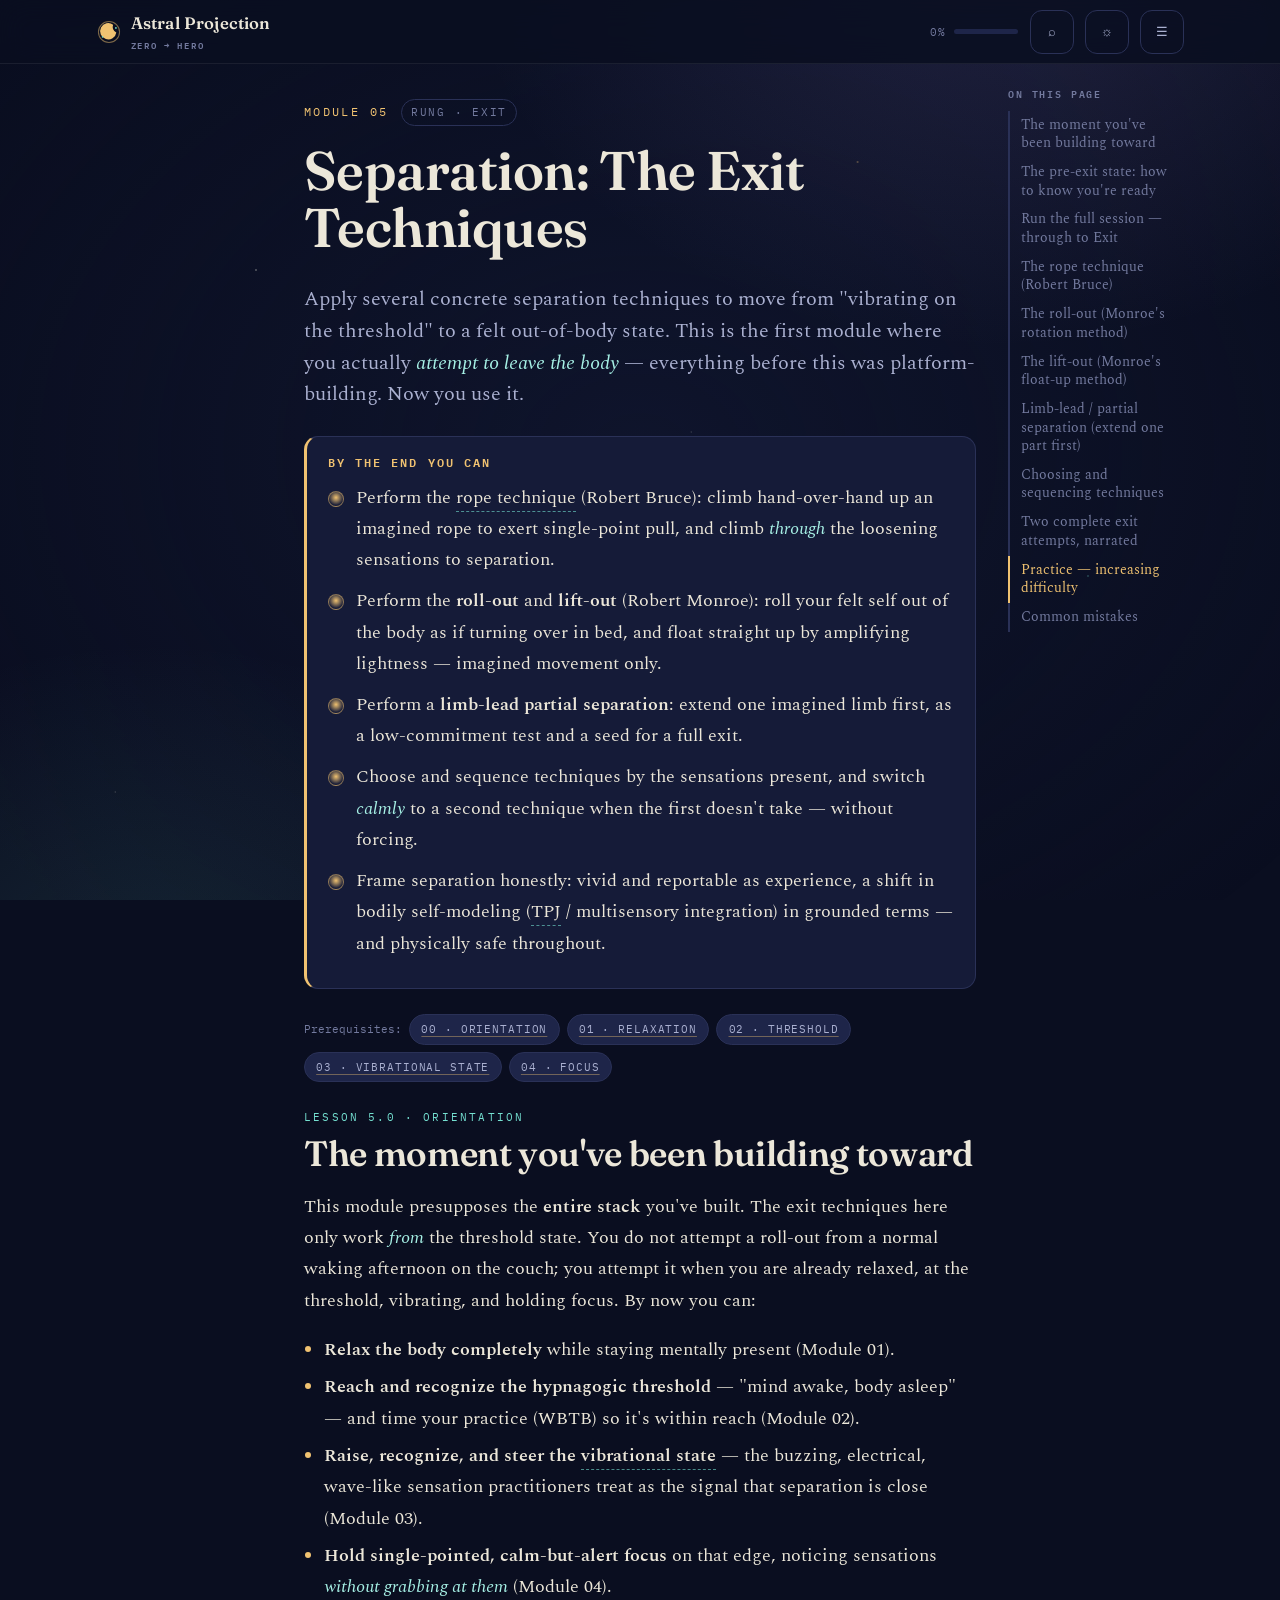
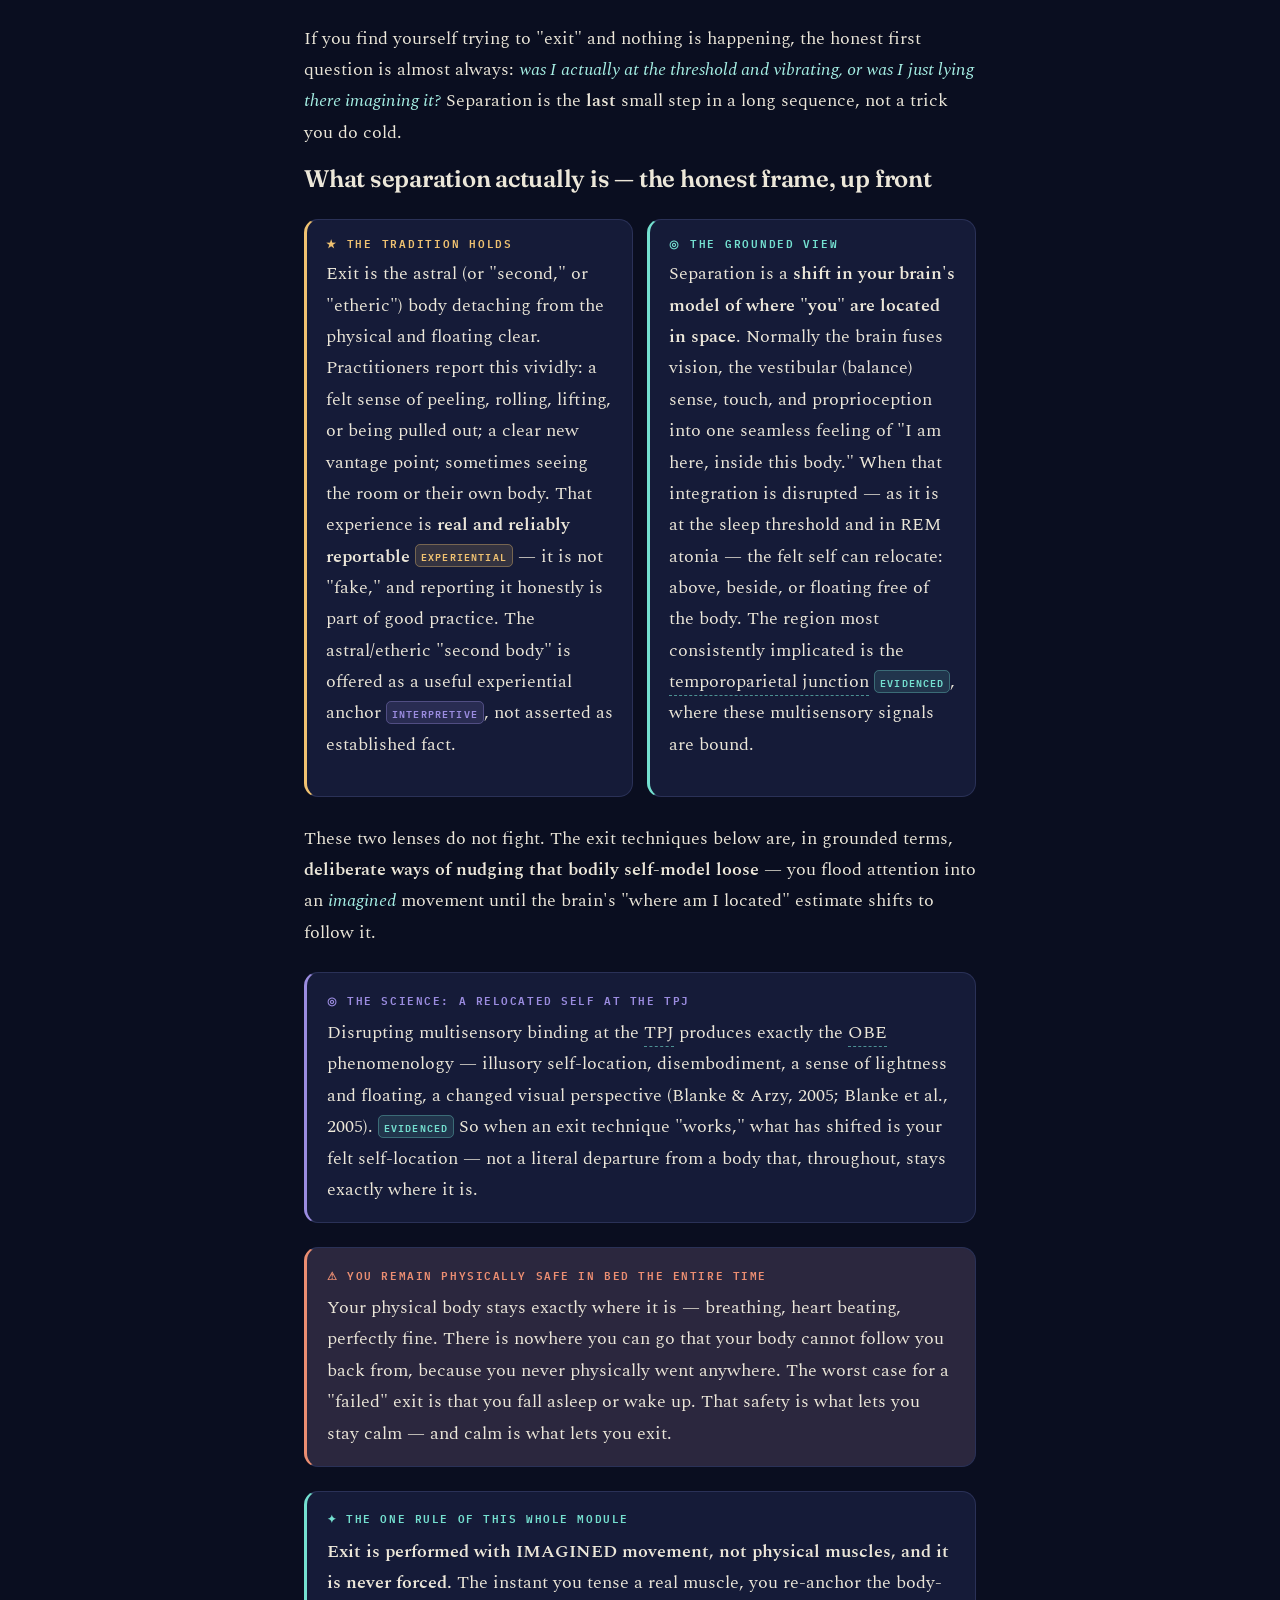
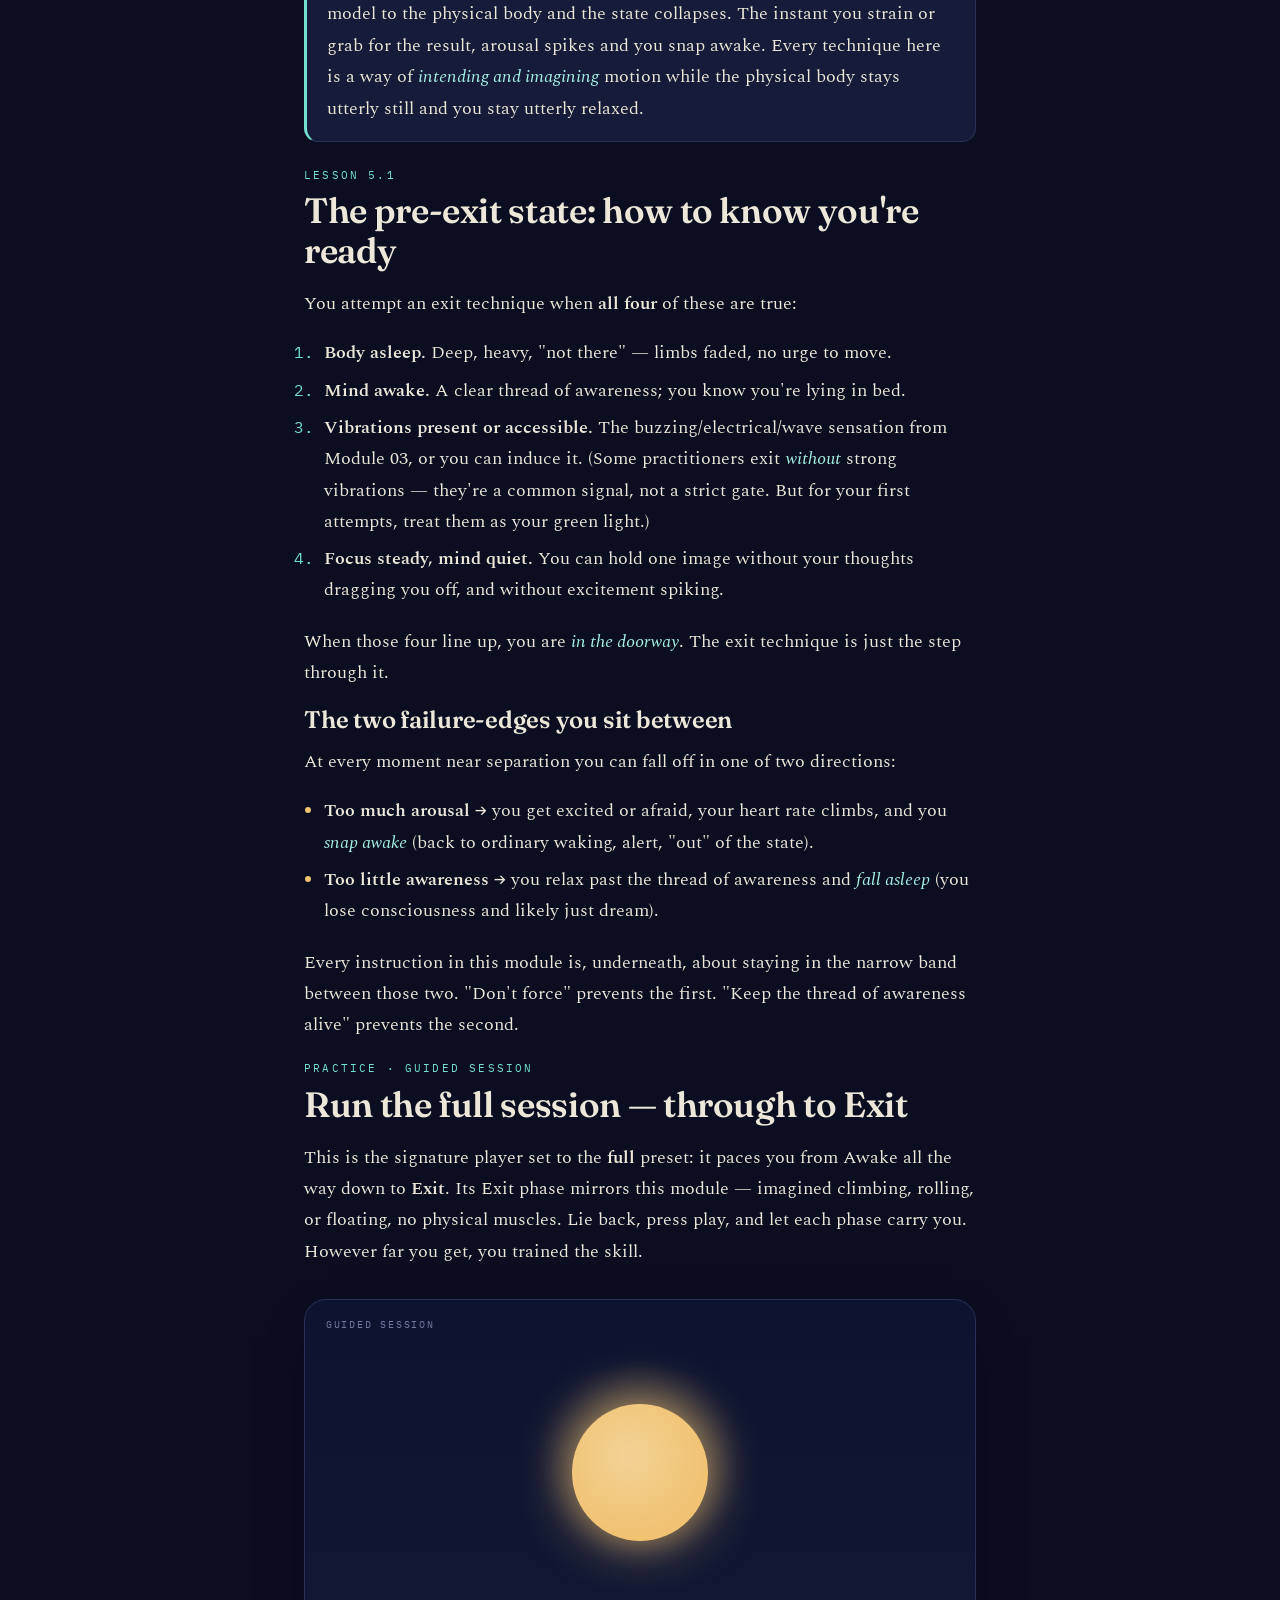
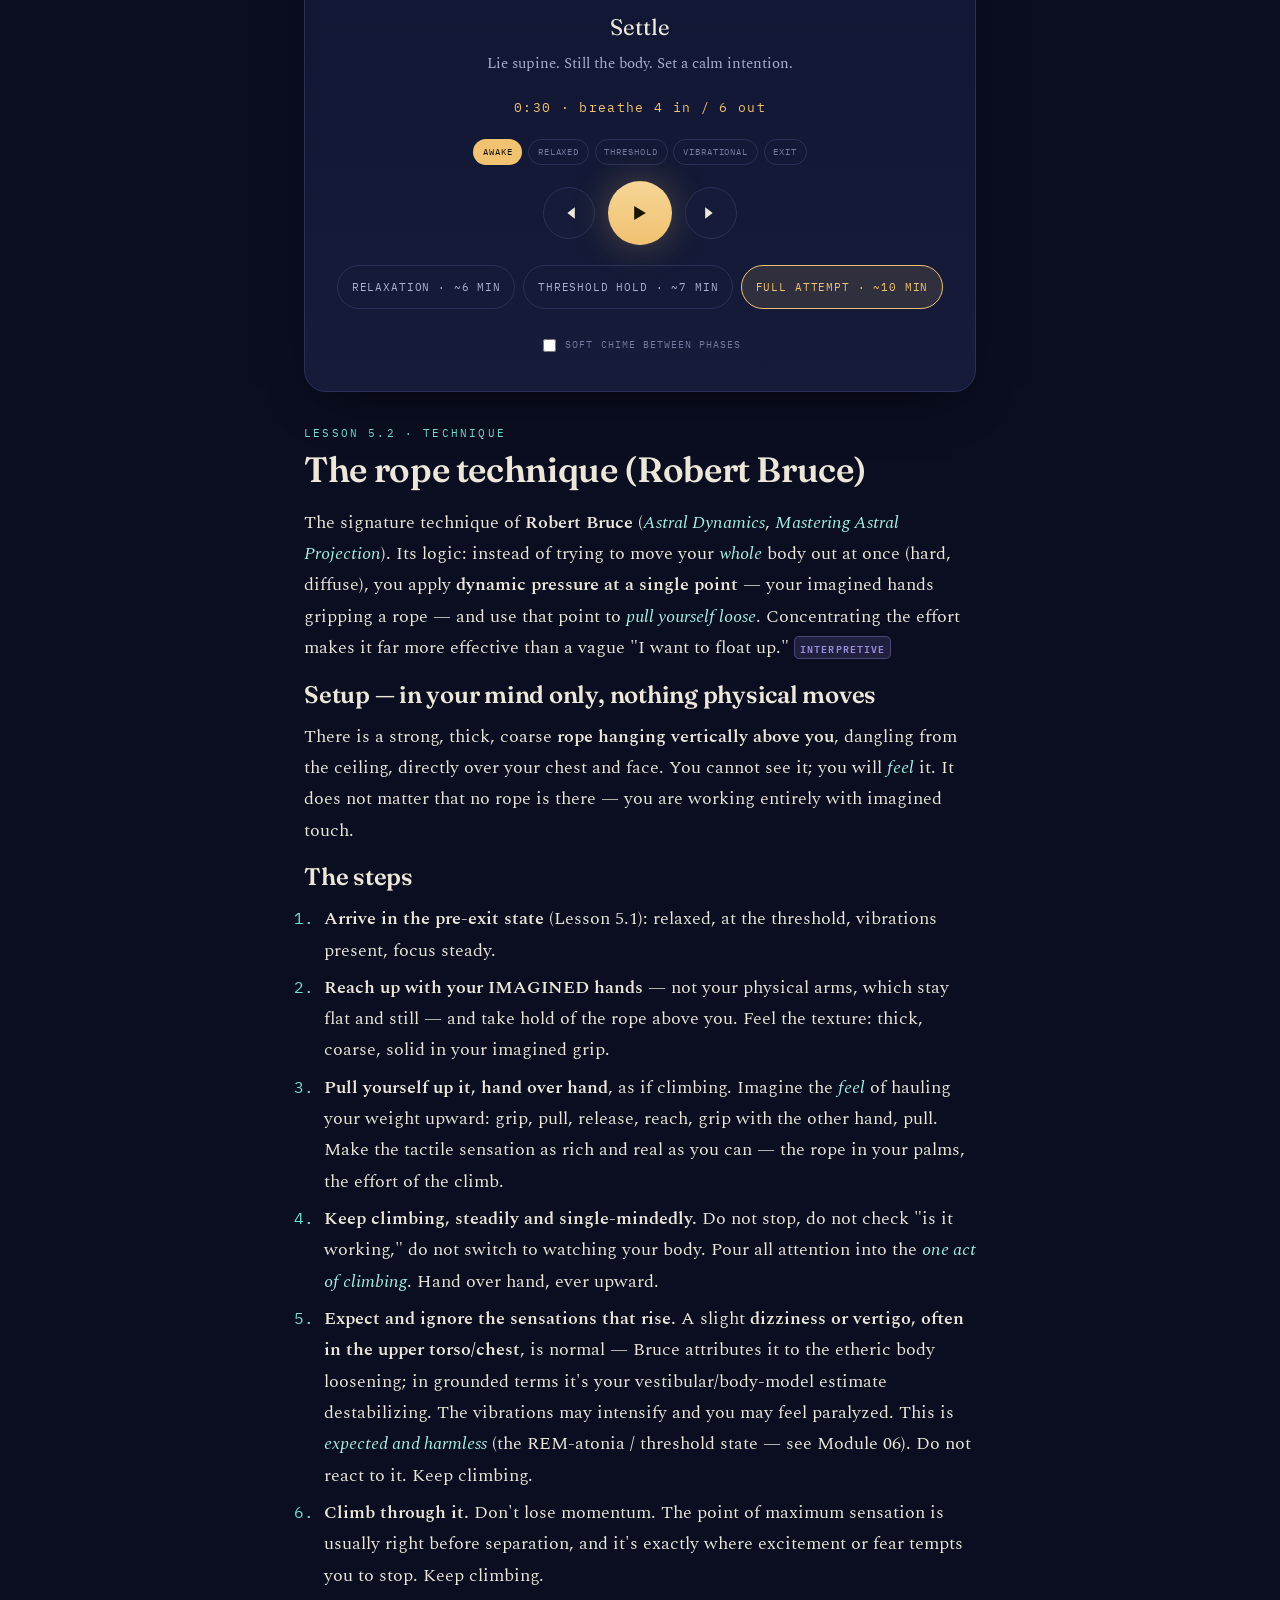
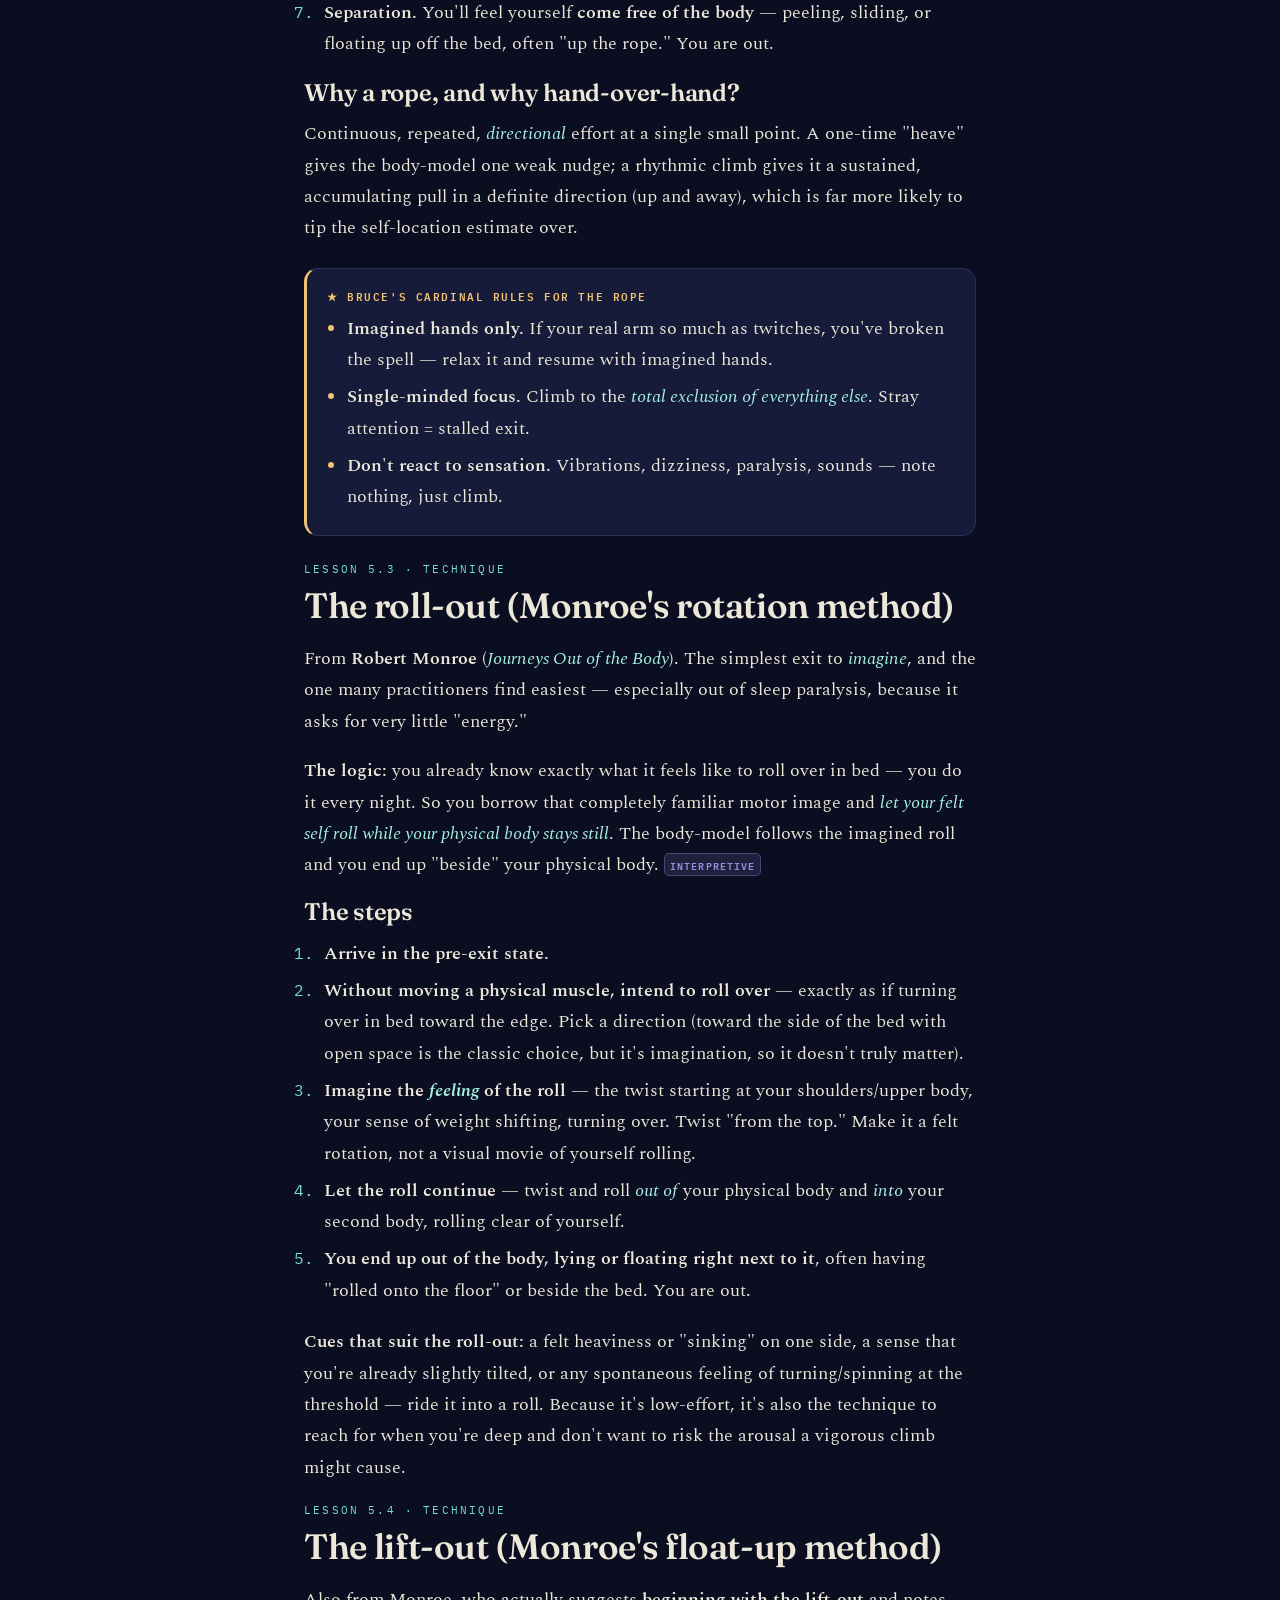
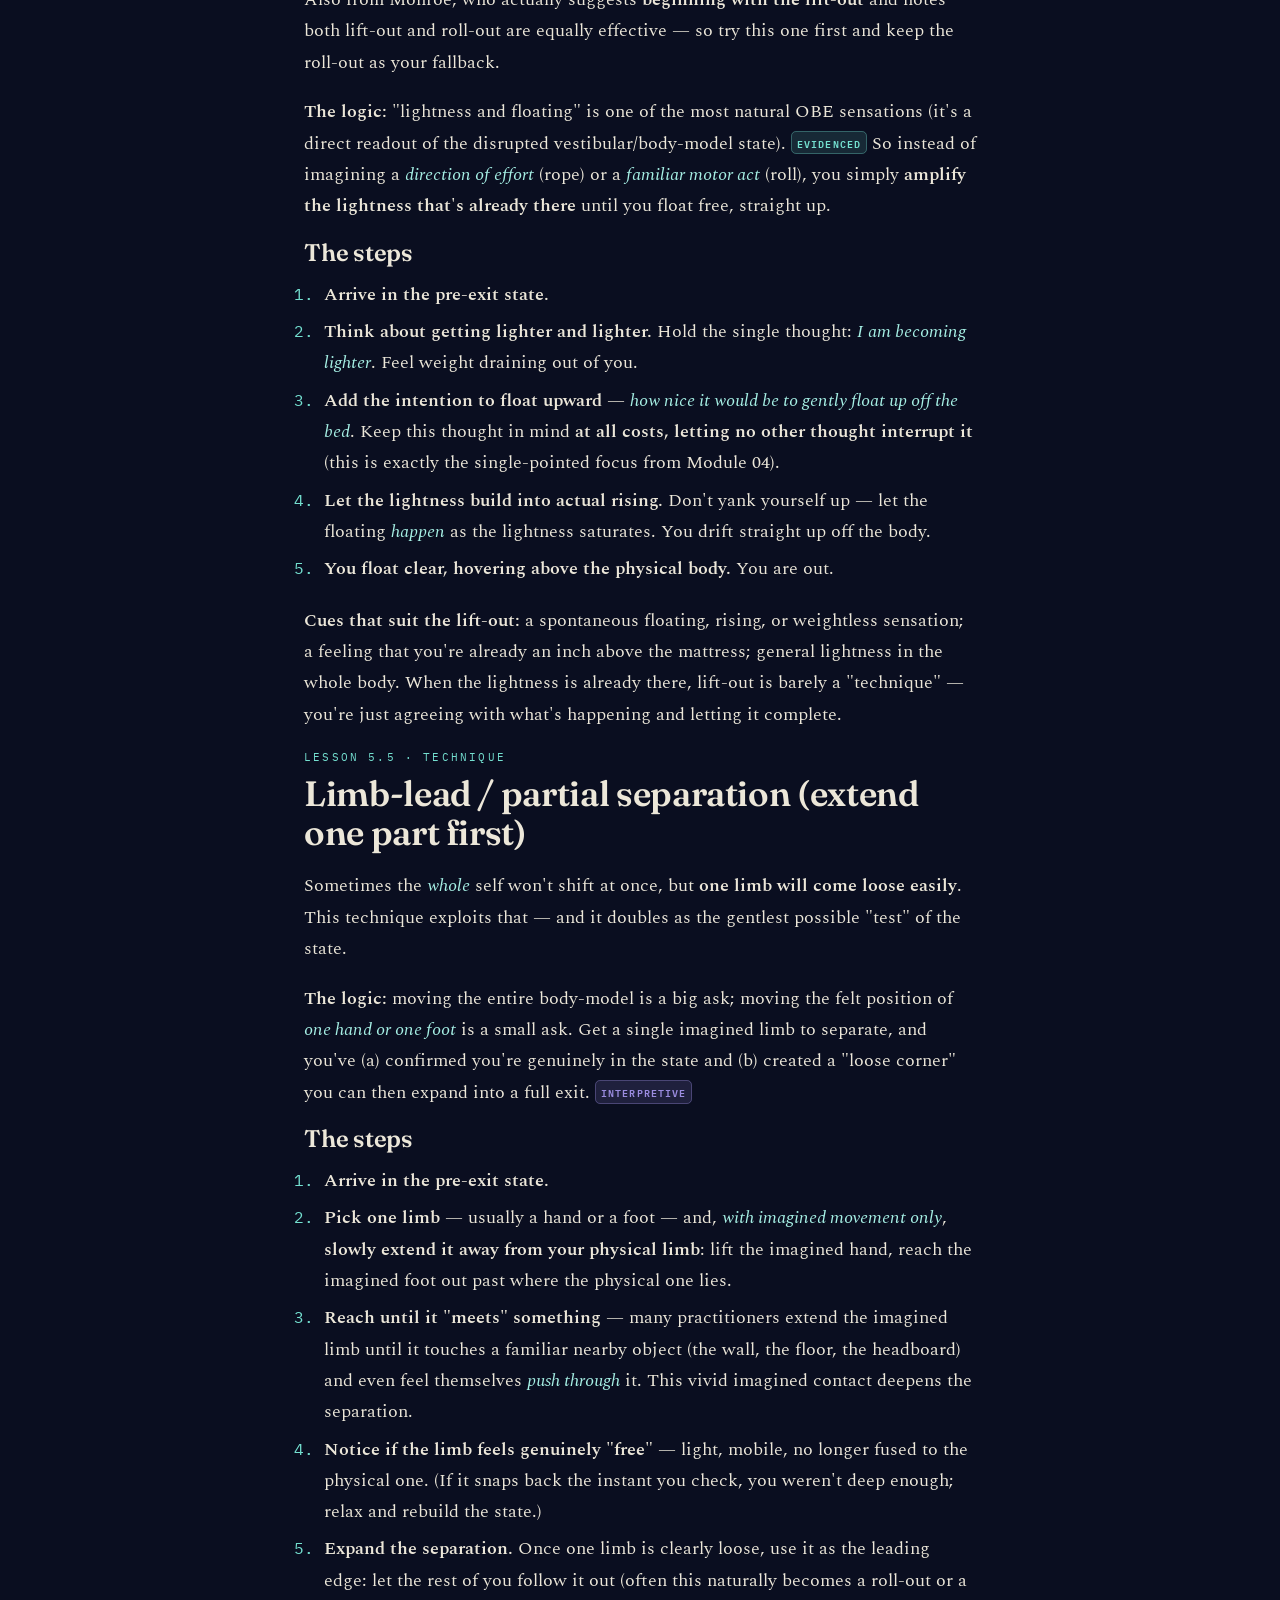
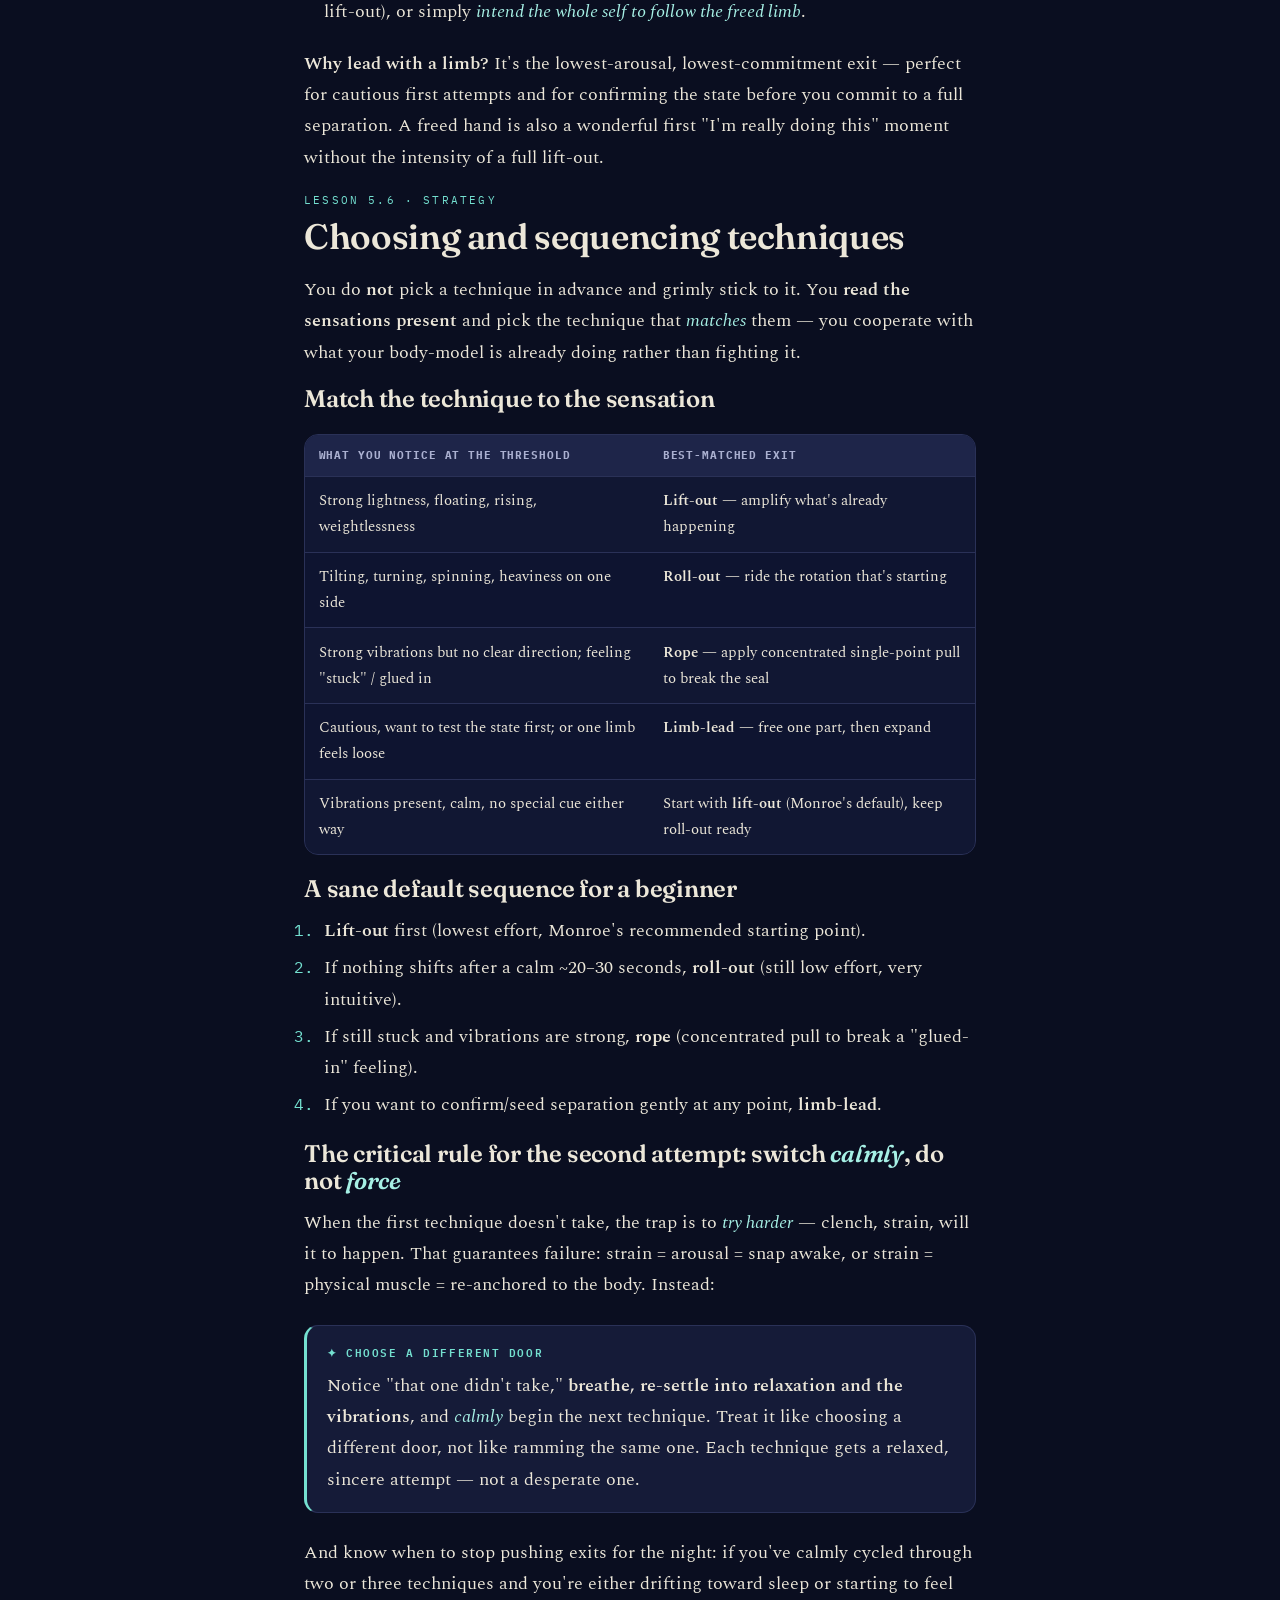
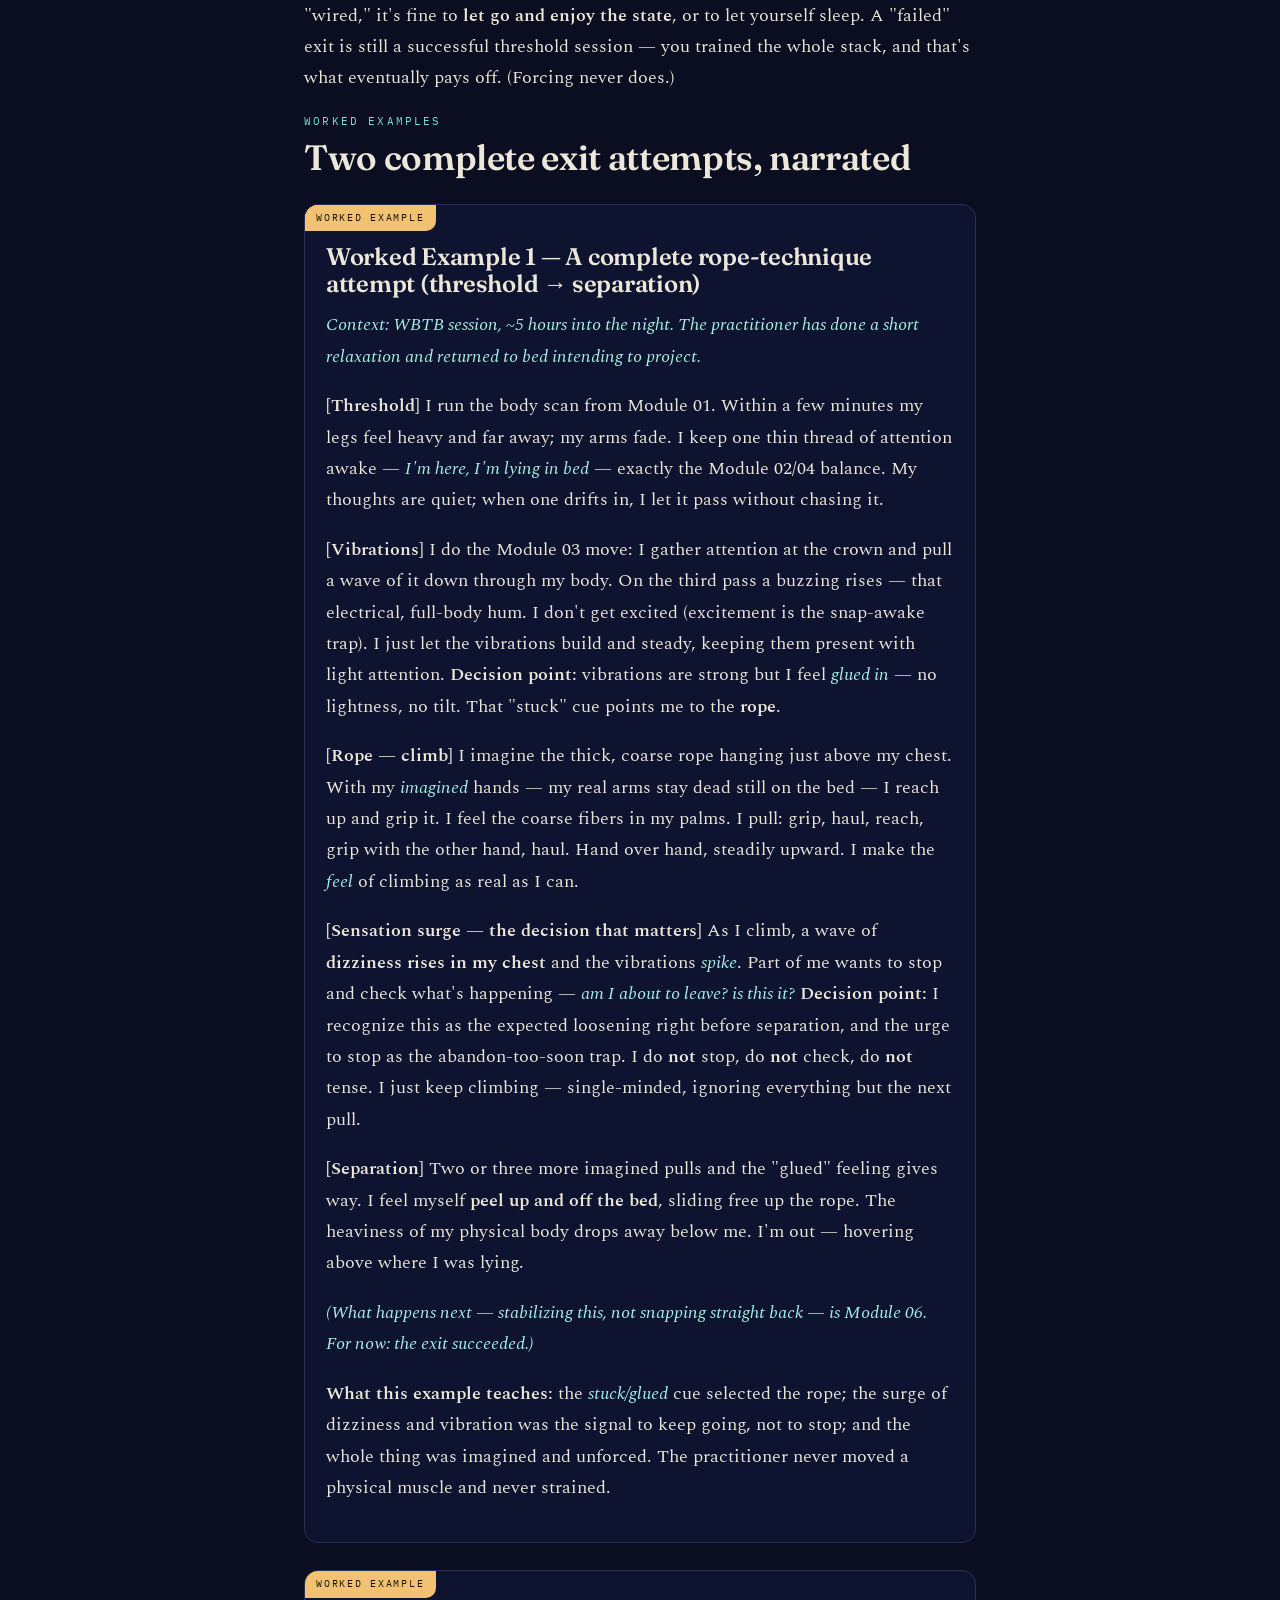
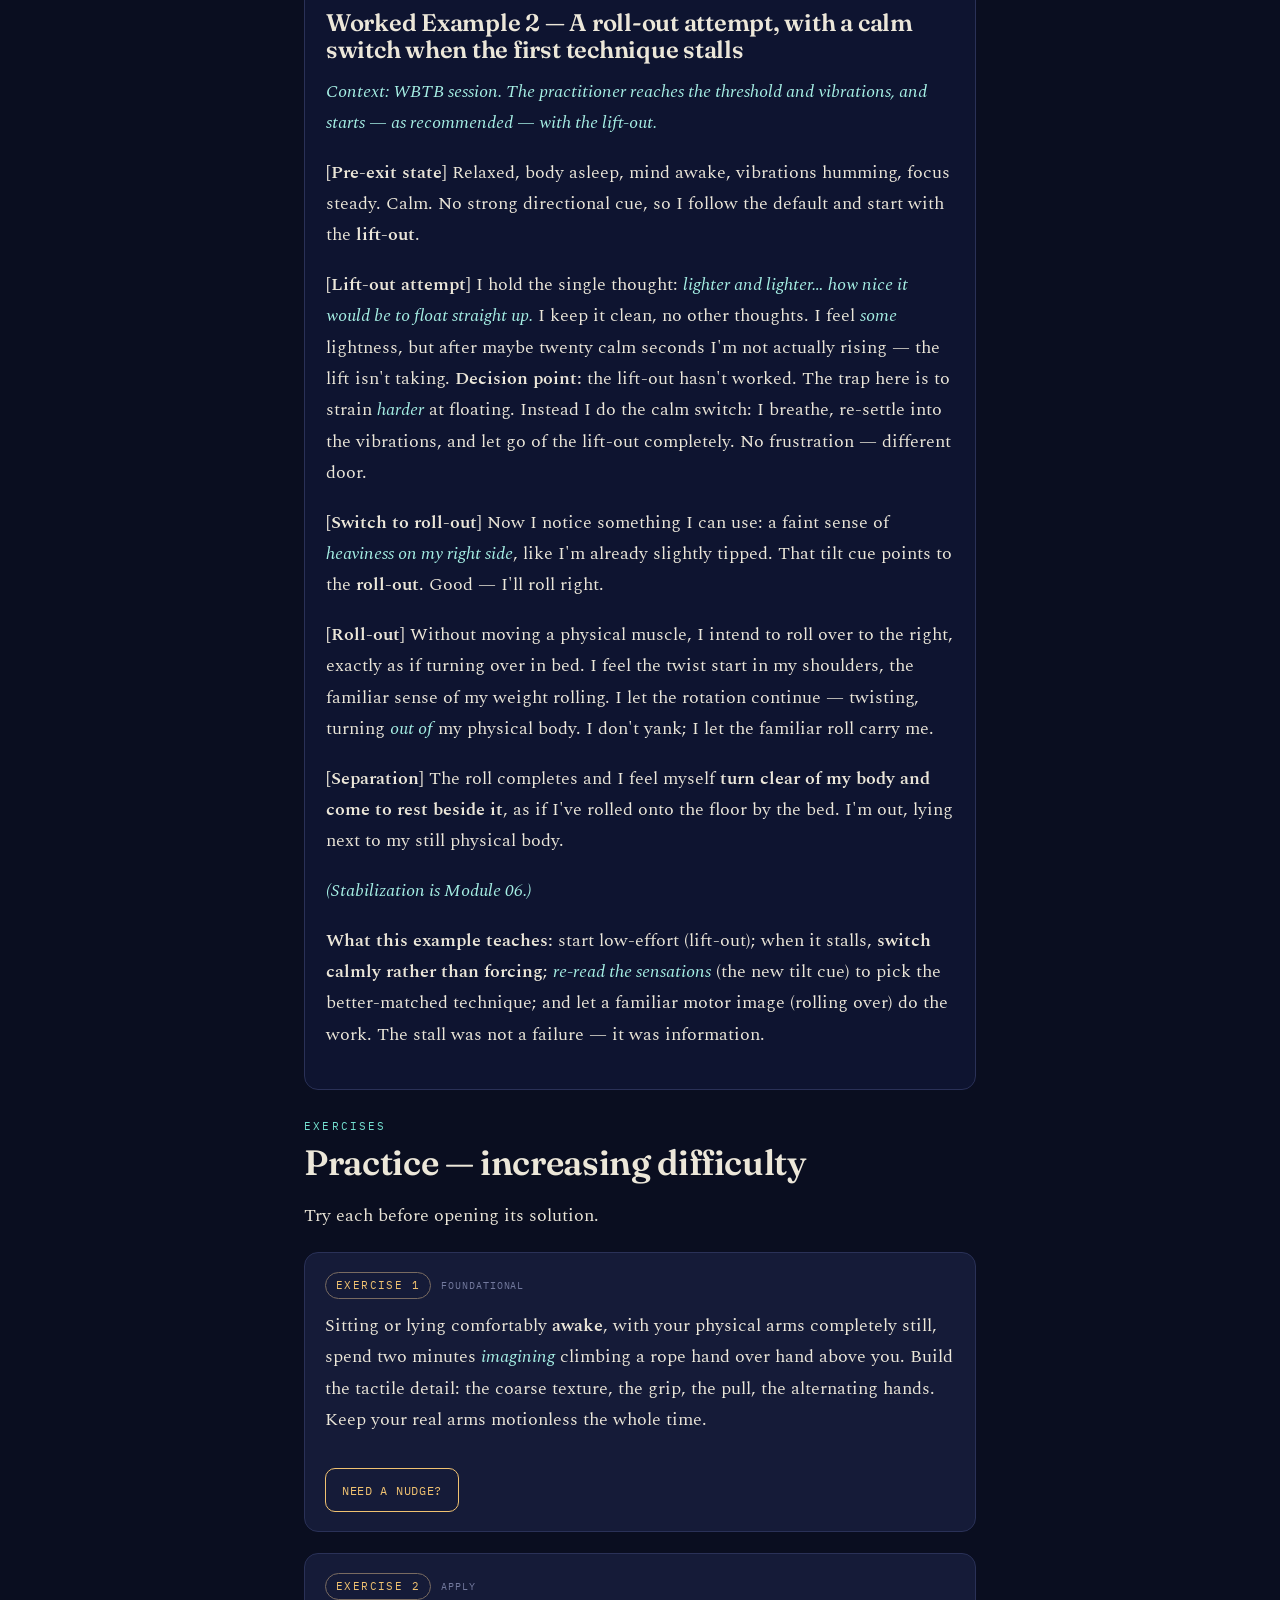
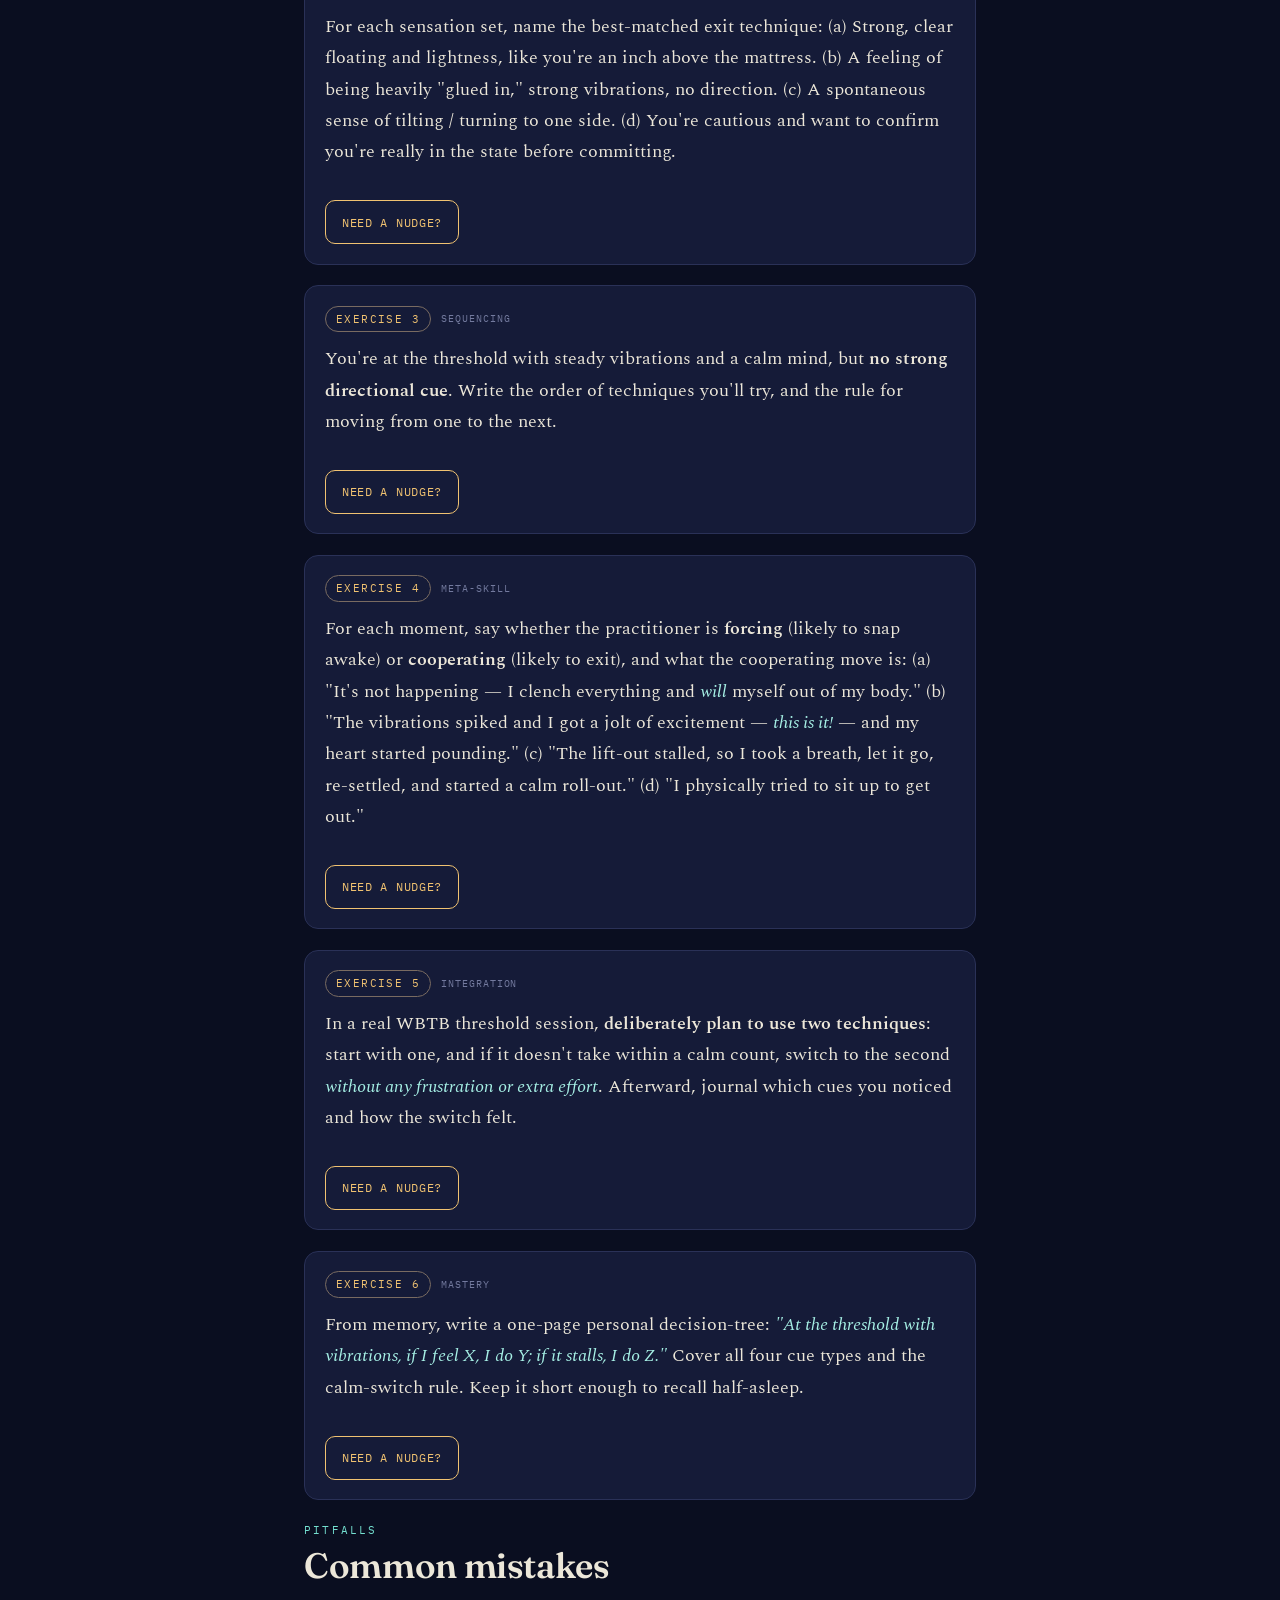
<file: docs/05-separation-and-exit-techniques.html>
<!doctype html>
<html lang="en" data-theme="dark">
<head>
  <meta charset="utf-8">
  <meta name="viewport" content="width=device-width, initial-scale=1, viewport-fit=cover">
  <title>05 · Separation: The Exit Techniques — Astral Projection</title>
  <meta name="description" content="Concrete separation techniques — the rope, the roll-out, the lift-out, and the limb-lead — for moving from the vibrational threshold to a felt out-of-body state, taught faithfully and grounded in the science of bodily self-modeling.">
  <link rel="preconnect" href="https://fonts.googleapis.com">
  <link rel="preconnect" href="https://fonts.gstatic.com" crossorigin>
  <link rel="stylesheet" href="assets/css/main.css">
  <link rel="icon" href="favicon.svg" type="image/svg+xml">
  <style>
    /* Cue→technique table — main.css has no table rules; scoped here, using design vars. */
    .content .table-wrap{overflow-x:auto;-webkit-overflow-scrolling:touch;margin:1.3rem 0;
      border:1px solid var(--border);border-radius:var(--radius);background:var(--bg-raised)}
    .content .table-wrap table{border-collapse:collapse;width:100%;min-width:32rem;
      font-family:var(--font-body);font-size:.95rem}
    .content .table-wrap th,.content .table-wrap td{text-align:left;vertical-align:top;
      padding:.7rem .85rem;border-bottom:1px solid var(--border)}
    .content .table-wrap thead th{font-family:var(--font-mono);text-transform:uppercase;
      letter-spacing:.08em;font-size:.68rem;color:var(--text-soft);background:var(--surface-2)}
    .content .table-wrap tbody tr:last-child td{border-bottom:none}
    .content .table-wrap tbody tr:nth-child(odd) td{background:color-mix(in srgb,var(--surface) 45%,transparent)}
  </style>
</head>
<body data-module="05-separation-and-exit-techniques">
  <div class="skyfield"></div>
  <a class="skip-link" href="#main">Skip to content</a>

  <header class="site-header"><div class="site-header__bar">
    <a class="brand" href="index.html" aria-label="Astral Projection — home">
      <span class="brand__mark" aria-hidden="true">
        <svg viewBox="0 0 32 32" fill="none"><circle cx="16" cy="16" r="13" stroke="var(--accent)" stroke-width="1.3" opacity=".5"/><path d="M21 7a10 10 0 1 0 4 9.5A8 8 0 0 1 21 7Z" fill="var(--accent)"/><circle cx="24.5" cy="11" r="1.1" fill="var(--accent-2)"/><circle cx="8" cy="22" r="1" fill="var(--accent-2)"/></svg>
      </span>
      <span>Astral Projection<small>Zero → Hero</small></span>
    </a>
    <span class="header-spring"></span>
    <span class="header-progress"><span class="label" data-mini-pct>0%</span>
      <span class="mini-track"><span class="mini-fill" data-mini-fill></span></span></span>
    <button class="icon-btn" data-search-open aria-label="Search the course">⌕</button>
    <button class="icon-btn" data-theme-toggle aria-label="Toggle light or dark theme"><span data-theme-icon>☼</span></button>
    <button class="icon-btn" data-nav-open aria-label="Open module menu">☰</button>
  </div></header>

  <!-- nav sheet -->
  <div class="navsheet" aria-hidden="true">
    <div class="navsheet__scrim" data-nav-close></div>
    <nav class="navsheet__panel" aria-label="Course modules">
      <div style="display:flex;justify-content:space-between;align-items:center">
        <h3 style="margin-top:0">Course map</h3>
        <button class="icon-btn" data-nav-close aria-label="Close menu">✕</button>
      </div>
      <a data-module="home" href="index.html"><span class="num"><span>◆</span></span> Course home</a>
      <h3>Start here</h3>
      <a data-module="00-orientation" href="00-orientation.html"><span class="num"><span>00</span></span> Orientation</a>
      <h3>Modules</h3>
      <a data-module="01-relaxation-and-body-awareness" href="01-relaxation-and-body-awareness.html"><span class="num"><span>01</span></span> Relaxation & Body Awareness</a>
      <a data-module="02-threshold-and-sleep-timing" href="02-threshold-and-sleep-timing.html"><span class="num"><span>02</span></span> The Threshold & Timing</a>
      <a data-module="03-energy-and-vibrational-state" href="03-energy-and-vibrational-state.html"><span class="num"><span>03</span></span> Energy & the Vibrational State</a>
      <a data-module="04-focus-and-quieting-the-mind" href="04-focus-and-quieting-the-mind.html"><span class="num"><span>04</span></span> Focus & Quieting the Mind</a>
      <a data-module="05-separation-and-exit-techniques" href="05-separation-and-exit-techniques.html" aria-current="page"><span class="num"><span>05</span></span> The Exit Techniques</a>
      <a data-module="06-stabilizing-and-fear-management" href="06-stabilizing-and-fear-management.html"><span class="num"><span>06</span></span> Stabilization & Fear</a>
      <a data-module="07-navigation-and-the-environment" href="07-navigation-and-the-environment.html"><span class="num"><span>07</span></span> Navigation & the Environment</a>
      <a data-module="08-return-grounding-and-journaling" href="08-return-grounding-and-journaling.html"><span class="num"><span>08</span></span> Return, Grounding & Journaling</a>
      <a data-module="09-troubleshooting-and-reliable-practice" href="09-troubleshooting-and-reliable-practice.html"><span class="num"><span>09</span></span> Troubleshooting & Practice</a>
      <a data-module="10-advanced-practice-tradition-and-science" href="10-advanced-practice-tradition-and-science.html"><span class="num"><span>10</span></span> Advanced Practice & Science</a>
      <h3>Finish</h3>
      <a data-module="capstone" href="capstone.html"><span class="num"><span>★</span></span> Capstone: 30-Day Practice</a>
      <a data-module="reference" href="reference.html"><span class="num"><span>✦</span></span> Reference & Flashcards</a>
    </nav>
  </div>

  <!-- search -->
  <div class="searchbox" role="dialog" aria-modal="true" aria-label="Search">
    <div class="search-panel">
      <input type="search" placeholder="Search modules…  (press / anywhere)" aria-label="Search modules">
      <div class="search-results"></div>
    </div>
  </div>

  <main id="main" class="wrap">
    <div class="layout">
      <article class="content">

        <!-- ============================== MODULE HEADER ============================== -->
        <header class="module-header">
          <p class="kicker"><span class="module-no">Module 05</span> <span class="module-rung">Rung · Exit</span></p>
          <h1>Separation: The Exit Techniques</h1>
          <p class="module-promise">Apply several concrete separation techniques to move from "vibrating on the threshold" to a felt out-of-body state. This is the first module where you actually <em>attempt to leave the body</em> — everything before this was platform-building. Now you use it.</p>
          <div class="objectives">
            <h2>By the end you can</h2>
            <ul>
              <li>Perform the <span class="term" data-term="rope technique">rope technique</span> (Robert Bruce): climb hand-over-hand up an imagined rope to exert single-point pull, and climb <em>through</em> the loosening sensations to separation.</li>
              <li>Perform the <strong>roll-out</strong> and <strong>lift-out</strong> (Robert Monroe): roll your felt self out of the body as if turning over in bed, and float straight up by amplifying lightness — imagined movement only.</li>
              <li>Perform a <strong>limb-lead partial separation</strong>: extend one imagined limb first, as a low-commitment test and a seed for a full exit.</li>
              <li>Choose and sequence techniques by the sensations present, and switch <em>calmly</em> to a second technique when the first doesn't take — without forcing.</li>
              <li>Frame separation honestly: vivid and reportable as experience, a shift in bodily self-modeling (<span class="term" data-term="tpj">TPJ</span> / multisensory integration) in grounded terms — and physically safe throughout.</li>
            </ul>
          </div>
          <p class="prereq-row">Prerequisites:
            <a class="chip" href="00-orientation.html">00 · Orientation</a>
            <a class="chip" href="01-relaxation-and-body-awareness.html">01 · Relaxation</a>
            <a class="chip" href="02-threshold-and-sleep-timing.html">02 · Threshold</a>
            <a class="chip" href="03-energy-and-vibrational-state.html">03 · Vibrational State</a>
            <a class="chip" href="04-focus-and-quieting-the-mind.html">04 · Focus</a>
          </p>
        </header>

        <!-- ============================== LESSON: THE MOMENT ============================== -->
        <section id="the-moment-youve-been-building-toward" data-track-section="the-moment-youve-been-building-toward">
          <p class="lesson-eyebrow">Lesson 5.0 · Orientation</p>
          <h2>The moment you've been building toward</h2>
          <p>This module presupposes the <strong>entire stack</strong> you've built. The exit techniques here only work <em>from</em> the threshold state. You do not attempt a roll-out from a normal waking afternoon on the couch; you attempt it when you are already relaxed, at the threshold, vibrating, and holding focus. By now you can:</p>
          <ul>
            <li><strong>Relax the body completely</strong> while staying mentally present (Module 01).</li>
            <li><strong>Reach and recognize the hypnagogic threshold</strong> — "mind awake, body asleep" — and time your practice (WBTB) so it's within reach (Module 02).</li>
            <li><strong>Raise, recognize, and steer the <span class="term" data-term="vibrational state">vibrational state</span></strong> — the buzzing, electrical, wave-like sensation practitioners treat as the signal that separation is close (Module 03).</li>
            <li><strong>Hold single-pointed, calm-but-alert focus</strong> on that edge, noticing sensations <em>without grabbing at them</em> (Module 04).</li>
          </ul>
          <p>If you find yourself trying to "exit" and nothing is happening, the honest first question is almost always: <em>was I actually at the threshold and vibrating, or was I just lying there imagining it?</em> Separation is the <strong>last</strong> small step in a long sequence, not a trick you do cold.</p>

          <h3>What separation actually is — the honest frame, up front</h3>
          <div class="lenses">
            <div class="lens lens-tradition">
              <h4>★ The tradition holds</h4>
              <p>Exit is the astral (or "second," or "etheric") body detaching from the physical and floating clear. Practitioners report this vividly: a felt sense of peeling, rolling, lifting, or being pulled out; a clear new vantage point; sometimes seeing the room or their own body. That experience is <strong>real and reliably reportable</strong> <span class="tag tag-experiential">experiential</span> — it is not "fake," and reporting it honestly is part of good practice. The astral/etheric "second body" is offered as a useful experiential anchor <span class="tag tag-interpretive">interpretive</span>, not asserted as established fact.</p>
            </div>
            <div class="lens lens-grounded">
              <h4>◎ The grounded view</h4>
              <p>Separation is a <strong>shift in your brain's model of where "you" are located in space</strong>. Normally the brain fuses vision, the vestibular (balance) sense, touch, and proprioception into one seamless feeling of "I am here, inside this body." When that integration is disrupted — as it is at the sleep threshold and in REM atonia — the felt self can relocate: above, beside, or floating free of the body. The region most consistently implicated is the <span class="term" data-term="temporoparietal junction">temporoparietal junction</span> <span class="tag tag-evidenced">evidenced</span>, where these multisensory signals are bound.</p>
            </div>
          </div>
          <p>These two lenses do not fight. The exit techniques below are, in grounded terms, <strong>deliberate ways of nudging that bodily self-model loose</strong> — you flood attention into an <em>imagined</em> movement until the brain's "where am I located" estimate shifts to follow it.</p>

          <div class="callout callout-science">
            <p class="callout-title">◎ The science: a relocated self at the TPJ</p>
            <p>Disrupting multisensory binding at the <span class="term" data-term="tpj">TPJ</span> produces exactly the <span class="term" data-term="obe">OBE</span> phenomenology — illusory self-location, disembodiment, a sense of lightness and floating, a changed visual perspective (Blanke &amp; Arzy, 2005; Blanke et al., 2005). <span class="tag tag-evidenced">evidenced</span> So when an exit technique "works," what has shifted is your felt self-location — not a literal departure from a body that, throughout, stays exactly where it is.</p>
          </div>

          <div class="callout callout-safety">
            <p class="callout-title">⚠ You remain physically safe in bed the entire time</p>
            <p>Your physical body stays exactly where it is — breathing, heart beating, perfectly fine. There is nowhere you can go that your body cannot follow you back from, because you never physically went anywhere. The worst case for a "failed" exit is that you fall asleep or wake up. That safety is what lets you stay calm — and calm is what lets you exit.</p>
          </div>

          <div class="callout callout-note">
            <p class="callout-title">✦ The one rule of this whole module</p>
            <p><strong>Exit is performed with IMAGINED movement, not physical muscles, and it is never forced.</strong> The instant you tense a real muscle, you re-anchor the body-model to the physical body and the state collapses. The instant you strain or grab for the result, arousal spikes and you snap awake. Every technique here is a way of <em>intending and imagining</em> motion while the physical body stays utterly still and you stay utterly relaxed.</p>
          </div>
        </section>

        <!-- ============================== LESSON 5.1 ============================== -->
        <section id="the-pre-exit-state" data-track-section="the-pre-exit-state">
          <p class="lesson-eyebrow">Lesson 5.1</p>
          <h2>The pre-exit state: how to know you're ready</h2>
          <p>You attempt an exit technique when <strong>all four</strong> of these are true:</p>
          <ol>
            <li><strong>Body asleep.</strong> Deep, heavy, "not there" — limbs faded, no urge to move.</li>
            <li><strong>Mind awake.</strong> A clear thread of awareness; you know you're lying in bed.</li>
            <li><strong>Vibrations present or accessible.</strong> The buzzing/electrical/wave sensation from Module 03, or you can induce it. (Some practitioners exit <em>without</em> strong vibrations — they're a common signal, not a strict gate. But for your first attempts, treat them as your green light.)</li>
            <li><strong>Focus steady, mind quiet.</strong> You can hold one image without your thoughts dragging you off, and without excitement spiking.</li>
          </ol>
          <p>When those four line up, you are <em>in the doorway</em>. The exit technique is just the step through it.</p>

          <h3>The two failure-edges you sit between</h3>
          <p>At every moment near separation you can fall off in one of two directions:</p>
          <ul>
            <li><strong>Too much arousal</strong> → you get excited or afraid, your heart rate climbs, and you <em>snap awake</em> (back to ordinary waking, alert, "out" of the state).</li>
            <li><strong>Too little awareness</strong> → you relax past the thread of awareness and <em>fall asleep</em> (you lose consciousness and likely just dream).</li>
          </ul>
          <p>Every instruction in this module is, underneath, about staying in the narrow band between those two. "Don't force" prevents the first. "Keep the thread of awareness alive" prevents the second.</p>
        </section>

        <!-- ============================== GUIDED SESSION PLAYER ============================== -->
        <section id="guided-full-session" data-track-section="guided-full-session">
          <p class="lesson-eyebrow">Practice · Guided session</p>
          <h2>Run the full session — through to Exit</h2>
          <p>This is the signature player set to the <strong>full</strong> preset: it paces you from Awake all the way down to <strong>Exit</strong>. Its Exit phase mirrors this module — imagined climbing, rolling, or floating, no physical muscles. Lie back, press play, and let each phase carry you. However far you get, you trained the skill.</p>
          <div data-session-player="full"></div>
        </section>

        <!-- ============================== LESSON 5.2 — ROPE ============================== -->
        <section id="rope-technique" data-track-section="rope-technique">
          <p class="lesson-eyebrow">Lesson 5.2 · Technique</p>
          <h2>The rope technique (Robert Bruce)</h2>
          <p>The signature technique of <strong>Robert Bruce</strong> (<em>Astral Dynamics</em>, <em>Mastering Astral Projection</em>). Its logic: instead of trying to move your <em>whole</em> body out at once (hard, diffuse), you apply <strong>dynamic pressure at a single point</strong> — your imagined hands gripping a rope — and use that point to <em>pull yourself loose</em>. Concentrating the effort makes it far more effective than a vague "I want to float up." <span class="tag tag-interpretive">interpretive</span></p>

          <h3>Setup — in your mind only, nothing physical moves</h3>
          <p>There is a strong, thick, coarse <strong>rope hanging vertically above you</strong>, dangling from the ceiling, directly over your chest and face. You cannot see it; you will <em>feel</em> it. It does not matter that no rope is there — you are working entirely with imagined touch.</p>

          <h3>The steps</h3>
          <ol>
            <li><strong>Arrive in the pre-exit state</strong> (Lesson 5.1): relaxed, at the threshold, vibrations present, focus steady.</li>
            <li><strong>Reach up with your IMAGINED hands</strong> — not your physical arms, which stay flat and still — and take hold of the rope above you. Feel the texture: thick, coarse, solid in your imagined grip.</li>
            <li><strong>Pull yourself up it, hand over hand</strong>, as if climbing. Imagine the <em>feel</em> of hauling your weight upward: grip, pull, release, reach, grip with the other hand, pull. Make the tactile sensation as rich and real as you can — the rope in your palms, the effort of the climb.</li>
            <li><strong>Keep climbing, steadily and single-mindedly.</strong> Do not stop, do not check "is it working," do not switch to watching your body. Pour all attention into the <em>one act of climbing</em>. Hand over hand, ever upward.</li>
            <li><strong>Expect and ignore the sensations that rise.</strong> A slight <strong>dizziness or vertigo, often in the upper torso/chest</strong>, is normal — Bruce attributes it to the etheric body loosening; in grounded terms it's your vestibular/body-model estimate destabilizing. The vibrations may intensify and you may feel paralyzed. This is <em>expected and harmless</em> (the REM-atonia / threshold state — see Module 06). Do not react to it. Keep climbing.</li>
            <li><strong>Climb through it.</strong> Don't lose momentum. The point of maximum sensation is usually right before separation, and it's exactly where excitement or fear tempts you to stop. Keep climbing.</li>
            <li><strong>Separation.</strong> You'll feel yourself <strong>come free of the body</strong> — peeling, sliding, or floating up off the bed, often "up the rope." You are out.</li>
          </ol>

          <h3>Why a rope, and why hand-over-hand?</h3>
          <p>Continuous, repeated, <em>directional</em> effort at a single small point. A one-time "heave" gives the body-model one weak nudge; a rhythmic climb gives it a sustained, accumulating pull in a definite direction (up and away), which is far more likely to tip the self-location estimate over.</p>

          <div class="callout callout-tradition">
            <p class="callout-title">★ Bruce's cardinal rules for the rope</p>
            <ul>
              <li><strong>Imagined hands only.</strong> If your real arm so much as twitches, you've broken the spell — relax it and resume with imagined hands.</li>
              <li><strong>Single-minded focus.</strong> Climb to the <em>total exclusion of everything else</em>. Stray attention = stalled exit.</li>
              <li><strong>Don't react to sensation.</strong> Vibrations, dizziness, paralysis, sounds — note nothing, just climb.</li>
            </ul>
          </div>
        </section>

        <!-- ============================== LESSON 5.3 — ROLL-OUT ============================== -->
        <section id="roll-out" data-track-section="roll-out">
          <p class="lesson-eyebrow">Lesson 5.3 · Technique</p>
          <h2>The roll-out (Monroe's rotation method)</h2>
          <p>From <strong>Robert Monroe</strong> (<em>Journeys Out of the Body</em>). The simplest exit to <em>imagine</em>, and the one many practitioners find easiest — especially out of sleep paralysis, because it asks for very little "energy."</p>
          <p><strong>The logic:</strong> you already know exactly what it feels like to roll over in bed — you do it every night. So you borrow that completely familiar motor image and <em>let your felt self roll while your physical body stays still</em>. The body-model follows the imagined roll and you end up "beside" your physical body. <span class="tag tag-interpretive">interpretive</span></p>

          <h3>The steps</h3>
          <ol>
            <li><strong>Arrive in the pre-exit state.</strong></li>
            <li><strong>Without moving a physical muscle, intend to roll over</strong> — exactly as if turning over in bed toward the edge. Pick a direction (toward the side of the bed with open space is the classic choice, but it's imagination, so it doesn't truly matter).</li>
            <li><strong>Imagine the <em>feeling</em> of the roll</strong> — the twist starting at your shoulders/upper body, your sense of weight shifting, turning over. Twist "from the top." Make it a felt rotation, not a visual movie of yourself rolling.</li>
            <li><strong>Let the roll continue</strong> — twist and roll <em>out of</em> your physical body and <em>into</em> your second body, rolling clear of yourself.</li>
            <li><strong>You end up out of the body, lying or floating right next to it</strong>, often having "rolled onto the floor" or beside the bed. You are out.</li>
          </ol>
          <p><strong>Cues that suit the roll-out:</strong> a felt heaviness or "sinking" on one side, a sense that you're already slightly tilted, or any spontaneous feeling of turning/spinning at the threshold — ride it into a roll. Because it's low-effort, it's also the technique to reach for when you're deep and don't want to risk the arousal a vigorous climb might cause.</p>
        </section>

        <!-- ============================== LESSON 5.4 — LIFT-OUT ============================== -->
        <section id="lift-out" data-track-section="lift-out">
          <p class="lesson-eyebrow">Lesson 5.4 · Technique</p>
          <h2>The lift-out (Monroe's float-up method)</h2>
          <p>Also from Monroe, who actually suggests <strong>beginning with the lift-out</strong> and notes both lift-out and roll-out are equally effective — so try this one first and keep the roll-out as your fallback.</p>
          <p><strong>The logic:</strong> "lightness and floating" is one of the most natural OBE sensations (it's a direct readout of the disrupted vestibular/body-model state). <span class="tag tag-evidenced">evidenced</span> So instead of imagining a <em>direction of effort</em> (rope) or a <em>familiar motor act</em> (roll), you simply <strong>amplify the lightness that's already there</strong> until you float free, straight up.</p>

          <h3>The steps</h3>
          <ol>
            <li><strong>Arrive in the pre-exit state.</strong></li>
            <li><strong>Think about getting lighter and lighter.</strong> Hold the single thought: <em>I am becoming lighter</em>. Feel weight draining out of you.</li>
            <li><strong>Add the intention to float upward</strong> — <em>how nice it would be to gently float up off the bed</em>. Keep this thought in mind <strong>at all costs, letting no other thought interrupt it</strong> (this is exactly the single-pointed focus from Module 04).</li>
            <li><strong>Let the lightness build into actual rising.</strong> Don't yank yourself up — let the floating <em>happen</em> as the lightness saturates. You drift straight up off the body.</li>
            <li><strong>You float clear, hovering above the physical body.</strong> You are out.</li>
          </ol>
          <p><strong>Cues that suit the lift-out:</strong> a spontaneous floating, rising, or weightless sensation; a feeling that you're already an inch above the mattress; general lightness in the whole body. When the lightness is already there, lift-out is barely a "technique" — you're just agreeing with what's happening and letting it complete.</p>
        </section>

        <!-- ============================== LESSON 5.5 — LIMB-LEAD ============================== -->
        <section id="limb-lead" data-track-section="limb-lead">
          <p class="lesson-eyebrow">Lesson 5.5 · Technique</p>
          <h2>Limb-lead / partial separation (extend one part first)</h2>
          <p>Sometimes the <em>whole</em> self won't shift at once, but <strong>one limb will come loose easily</strong>. This technique exploits that — and it doubles as the gentlest possible "test" of the state.</p>
          <p><strong>The logic:</strong> moving the entire body-model is a big ask; moving the felt position of <em>one hand or one foot</em> is a small ask. Get a single imagined limb to separate, and you've (a) confirmed you're genuinely in the state and (b) created a "loose corner" you can then expand into a full exit. <span class="tag tag-interpretive">interpretive</span></p>

          <h3>The steps</h3>
          <ol>
            <li><strong>Arrive in the pre-exit state.</strong></li>
            <li><strong>Pick one limb</strong> — usually a hand or a foot — and, <em>with imagined movement only</em>, <strong>slowly extend it away from your physical limb</strong>: lift the imagined hand, reach the imagined foot out past where the physical one lies.</li>
            <li><strong>Reach until it "meets" something</strong> — many practitioners extend the imagined limb until it touches a familiar nearby object (the wall, the floor, the headboard) and even feel themselves <em>push through</em> it. This vivid imagined contact deepens the separation.</li>
            <li><strong>Notice if the limb feels genuinely "free"</strong> — light, mobile, no longer fused to the physical one. (If it snaps back the instant you check, you weren't deep enough; relax and rebuild the state.)</li>
            <li><strong>Expand the separation.</strong> Once one limb is clearly loose, use it as the leading edge: let the rest of you follow it out (often this naturally becomes a roll-out or a lift-out), or simply <em>intend the whole self to follow the freed limb</em>.</li>
          </ol>
          <p><strong>Why lead with a limb?</strong> It's the lowest-arousal, lowest-commitment exit — perfect for cautious first attempts and for confirming the state before you commit to a full separation. A freed hand is also a wonderful first "I'm really doing this" moment without the intensity of a full lift-out.</p>
        </section>

        <!-- ============================== LESSON 5.6 — CHOOSING ============================== -->
        <section id="choosing-and-sequencing" data-track-section="choosing-and-sequencing">
          <p class="lesson-eyebrow">Lesson 5.6 · Strategy</p>
          <h2>Choosing and sequencing techniques</h2>
          <p>You do <strong>not</strong> pick a technique in advance and grimly stick to it. You <strong>read the sensations present</strong> and pick the technique that <em>matches</em> them — you cooperate with what your body-model is already doing rather than fighting it.</p>

          <h3>Match the technique to the sensation</h3>
          <div class="table-wrap">
            <table>
              <thead>
                <tr><th scope="col">What you notice at the threshold</th><th scope="col">Best-matched exit</th></tr>
              </thead>
              <tbody>
                <tr><td>Strong lightness, floating, rising, weightlessness</td><td><strong>Lift-out</strong> — amplify what's already happening</td></tr>
                <tr><td>Tilting, turning, spinning, heaviness on one side</td><td><strong>Roll-out</strong> — ride the rotation that's starting</td></tr>
                <tr><td>Strong vibrations but no clear direction; feeling "stuck" / glued in</td><td><strong>Rope</strong> — apply concentrated single-point pull to break the seal</td></tr>
                <tr><td>Cautious, want to test the state first; or one limb feels loose</td><td><strong>Limb-lead</strong> — free one part, then expand</td></tr>
                <tr><td>Vibrations present, calm, no special cue either way</td><td>Start with <strong>lift-out</strong> (Monroe's default), keep roll-out ready</td></tr>
              </tbody>
            </table>
          </div>

          <h3>A sane default sequence for a beginner</h3>
          <ol>
            <li><strong>Lift-out</strong> first (lowest effort, Monroe's recommended starting point).</li>
            <li>If nothing shifts after a calm ~20–30 seconds, <strong>roll-out</strong> (still low effort, very intuitive).</li>
            <li>If still stuck and vibrations are strong, <strong>rope</strong> (concentrated pull to break a "glued-in" feeling).</li>
            <li>If you want to confirm/seed separation gently at any point, <strong>limb-lead</strong>.</li>
          </ol>

          <h3>The critical rule for the second attempt: switch <em>calmly</em>, do not <em>force</em></h3>
          <p>When the first technique doesn't take, the trap is to <em>try harder</em> — clench, strain, will it to happen. That guarantees failure: strain = arousal = snap awake, or strain = physical muscle = re-anchored to the body. Instead:</p>
          <div class="callout callout-note">
            <p class="callout-title">✦ Choose a different door</p>
            <p>Notice "that one didn't take," <strong>breathe, re-settle into relaxation and the vibrations</strong>, and <em>calmly</em> begin the next technique. Treat it like choosing a different door, not like ramming the same one. Each technique gets a relaxed, sincere attempt — not a desperate one.</p>
          </div>
          <p>And know when to stop pushing exits for the night: if you've calmly cycled through two or three techniques and you're either drifting toward sleep or starting to feel "wired," it's fine to <strong>let go and enjoy the state</strong>, or to let yourself sleep. A "failed" exit is still a successful threshold session — you trained the whole stack, and that's what eventually pays off. (Forcing never does.)</p>
        </section>

        <!-- ============================== WORKED EXAMPLES ============================== -->
        <section id="worked-examples" data-track-section="worked-examples">
          <p class="lesson-eyebrow">Worked examples</p>
          <h2>Two complete exit attempts, narrated</h2>

          <div class="worked-example">
            <h3>Worked Example 1 — A complete rope-technique attempt (threshold → separation)</h3>
            <p class="muted"><em>Context: WBTB session, ~5 hours into the night. The practitioner has done a short relaxation and returned to bed intending to project.</em></p>
            <p><strong>[Threshold]</strong> I run the body scan from Module 01. Within a few minutes my legs feel heavy and far away; my arms fade. I keep one thin thread of attention awake — <em>I'm here, I'm lying in bed</em> — exactly the Module 02/04 balance. My thoughts are quiet; when one drifts in, I let it pass without chasing it.</p>
            <p><strong>[Vibrations]</strong> I do the Module 03 move: I gather attention at the crown and pull a wave of it down through my body. On the third pass a buzzing rises — that electrical, full-body hum. I don't get excited (excitement is the snap-awake trap). I just let the vibrations build and steady, keeping them present with light attention. <strong>Decision point:</strong> vibrations are strong but I feel <em>glued in</em> — no lightness, no tilt. That "stuck" cue points me to the <strong>rope</strong>.</p>
            <p><strong>[Rope — climb]</strong> I imagine the thick, coarse rope hanging just above my chest. With my <em>imagined</em> hands — my real arms stay dead still on the bed — I reach up and grip it. I feel the coarse fibers in my palms. I pull: grip, haul, reach, grip with the other hand, haul. Hand over hand, steadily upward. I make the <em>feel</em> of climbing as real as I can.</p>
            <p><strong>[Sensation surge — the decision that matters]</strong> As I climb, a wave of <strong>dizziness rises in my chest</strong> and the vibrations <em>spike</em>. Part of me wants to stop and check what's happening — <em>am I about to leave? is this it?</em> <strong>Decision point:</strong> I recognize this as the expected loosening right before separation, and the urge to stop as the abandon-too-soon trap. I do <strong>not</strong> stop, do <strong>not</strong> check, do <strong>not</strong> tense. I just keep climbing — single-minded, ignoring everything but the next pull.</p>
            <p><strong>[Separation]</strong> Two or three more imagined pulls and the "glued" feeling gives way. I feel myself <strong>peel up and off the bed</strong>, sliding free up the rope. The heaviness of my physical body drops away below me. I'm out — hovering above where I was lying.</p>
            <p class="muted"><em>(What happens next — stabilizing this, not snapping straight back — is Module 06. For now: the exit succeeded.)</em></p>
            <p><strong>What this example teaches:</strong> the <em>stuck/glued</em> cue selected the rope; the surge of dizziness and vibration was the signal to keep going, not to stop; and the whole thing was imagined and unforced. The practitioner never moved a physical muscle and never strained.</p>
          </div>

          <div class="worked-example">
            <h3>Worked Example 2 — A roll-out attempt, with a calm switch when the first technique stalls</h3>
            <p class="muted"><em>Context: WBTB session. The practitioner reaches the threshold and vibrations, and starts — as recommended — with the lift-out.</em></p>
            <p><strong>[Pre-exit state]</strong> Relaxed, body asleep, mind awake, vibrations humming, focus steady. Calm. No strong directional cue, so I follow the default and start with the <strong>lift-out</strong>.</p>
            <p><strong>[Lift-out attempt]</strong> I hold the single thought: <em>lighter and lighter… how nice it would be to float straight up.</em> I keep it clean, no other thoughts. I feel <em>some</em> lightness, but after maybe twenty calm seconds I'm not actually rising — the lift isn't taking. <strong>Decision point:</strong> the lift-out hasn't worked. The trap here is to strain <em>harder</em> at floating. Instead I do the calm switch: I breathe, re-settle into the vibrations, and let go of the lift-out completely. No frustration — different door.</p>
            <p><strong>[Switch to roll-out]</strong> Now I notice something I can use: a faint sense of <em>heaviness on my right side</em>, like I'm already slightly tipped. That tilt cue points to the <strong>roll-out</strong>. Good — I'll roll right.</p>
            <p><strong>[Roll-out]</strong> Without moving a physical muscle, I intend to roll over to the right, exactly as if turning over in bed. I feel the twist start in my shoulders, the familiar sense of my weight rolling. I let the rotation continue — twisting, turning <em>out of</em> my physical body. I don't yank; I let the familiar roll carry me.</p>
            <p><strong>[Separation]</strong> The roll completes and I feel myself <strong>turn clear of my body and come to rest beside it</strong>, as if I've rolled onto the floor by the bed. I'm out, lying next to my still physical body.</p>
            <p class="muted"><em>(Stabilization is Module 06.)</em></p>
            <p><strong>What this example teaches:</strong> start low-effort (lift-out); when it stalls, <strong>switch calmly rather than forcing</strong>; <em>re-read the sensations</em> (the new tilt cue) to pick the better-matched technique; and let a familiar motor image (rolling over) do the work. The stall was not a failure — it was information.</p>
          </div>
        </section>

        <!-- ============================== EXERCISES ============================== -->
        <section id="exercises" data-track-section="exercises">
          <p class="lesson-eyebrow">Exercises</p>
          <h2>Practice — increasing difficulty</h2>
          <p>Try each before opening its solution.</p>

          <div class="exercise" data-hints>
            <div class="exercise-head"><span class="exercise-no">Exercise 1</span><span class="exercise-diff">Foundational</span></div>
            <p class="exercise-q">Sitting or lying comfortably <strong>awake</strong>, with your physical arms completely still, spend two minutes <em>imagining</em> climbing a rope hand over hand above you. Build the tactile detail: the coarse texture, the grip, the pull, the alternating hands. Keep your real arms motionless the whole time.</p>
            <div class="hint-step" data-step="hint">Aim the attention at <em>touch</em>, not at a picture. Don't watch yourself climb from outside — feel the rope in your palms and the haul in your grip.</div>
            <div class="hint-step" data-step="hint">If a real arm keeps twitching, that's the thing to catch. Deliberately relax it and let the climb live <em>only</em> in imagination — that act of relaxing-and-resuming is the skill.</div>
            <div class="hint-step" data-step="solution">You should be able to produce a rich, continuous <em>felt</em> climbing sensation — palms gripping, weight hauling upward — with zero physical movement. If your real arms kept twitching, deliberately relax them and keep the motion in imagination alone. <em>Why:</em> the rope technique fails for beginners mainly because they default to physical muscles or can't sustain a vivid imagined motion. Rehearsing <strong>awake</strong> builds the imagined-movement skill with no pressure, so that in the actual threshold state the climb is automatic — you're not learning the motion and trying to exit at the same time. You're training the one rule of the module — imagined, not physical — in isolation.</div>
          </div>

          <div class="exercise" data-hints>
            <div class="exercise-head"><span class="exercise-no">Exercise 2</span><span class="exercise-diff">Apply</span></div>
            <p class="exercise-q">For each sensation set, name the best-matched exit technique: (a) Strong, clear floating and lightness, like you're an inch above the mattress. (b) A feeling of being heavily "glued in," strong vibrations, no direction. (c) A spontaneous sense of tilting / turning to one side. (d) You're cautious and want to confirm you're really in the state before committing.</p>
            <div class="hint-step" data-step="hint">Each cue names the technique that <em>cooperates</em> with it. Ask: what is the body-model already doing, and which technique amplifies that exact thing?</div>
            <div class="hint-step" data-step="solution">(a) <strong>Lift-out</strong> — amplify the lightness that's already present. (b) <strong>Rope</strong> — concentrated single-point pull to break the "glued" seal. (c) <strong>Roll-out</strong> — ride the rotation that's already starting. (d) <strong>Limb-lead</strong> — free one hand or foot first as a low-commitment test. <em>Why:</em> exit works best when you cooperate with the body-model shift already underway instead of imposing an arbitrary technique. Reading the cue and matching the technique is the core skill of Lesson 5.6 — the difference between fighting the state and riding it.</div>
          </div>

          <div class="exercise" data-hints>
            <div class="exercise-head"><span class="exercise-no">Exercise 3</span><span class="exercise-diff">Sequencing</span></div>
            <p class="exercise-q">You're at the threshold with steady vibrations and a calm mind, but <strong>no strong directional cue</strong>. Write the order of techniques you'll try, and the rule for moving from one to the next.</p>
            <div class="hint-step" data-step="hint">Order by <em>effort</em>, lowest first — so each step risks less arousal than the one after it.</div>
            <div class="hint-step" data-step="hint">The rule for moving on is not "try harder." It's a calm reset between attempts. Name what you reset <em>into</em>.</div>
            <div class="hint-step" data-step="solution">(1) <strong>Lift-out</strong> first (lowest effort, Monroe's default). (2) If nothing shifts after a calm ~20–30 seconds, <strong>roll-out</strong>. (3) If still stuck and vibrations are strong, <strong>rope</strong>. (4) Use <strong>limb-lead</strong> any time you want to gently seed or confirm separation. <strong>Rule for moving on:</strong> when a technique doesn't take, <em>breathe, re-settle into relaxation and the vibrations, and calmly begin the next one</em> — switch like choosing a different door, never by trying the same one harder. <em>Why:</em> a pre-planned, escalation-by-effort sequence keeps you from freezing or panicking when the first technique stalls — you already know your next move, so you can stay calm. And the explicit "switch calmly, don't force" rule is what prevents the stall from cascading into a snap-awake.</div>
          </div>

          <div class="exercise" data-hints>
            <div class="exercise-head"><span class="exercise-no">Exercise 4</span><span class="exercise-diff">Meta-skill</span></div>
            <p class="exercise-q">For each moment, say whether the practitioner is <strong>forcing</strong> (likely to snap awake) or <strong>cooperating</strong> (likely to exit), and what the cooperating move is: (a) "It's not happening — I clench everything and <em>will</em> myself out of my body." (b) "The vibrations spiked and I got a jolt of excitement — <em>this is it!</em> — and my heart started pounding." (c) "The lift-out stalled, so I took a breath, let it go, re-settled, and started a calm roll-out." (d) "I physically tried to sit up to get out."</p>
            <div class="hint-step" data-step="hint">Forcing has two disguises: physical effort (a real muscle) and emotional arousal (excitement or fear). Both spike arousal or re-anchor the body. Tag each moment by which, if any, is present.</div>
            <div class="hint-step" data-step="solution">(a) <strong>Forcing.</strong> Clenching adds physical-muscle tension and strain → re-anchors to the body and spikes arousal. Cooperating move: relax, let go of the willing, return to imagined movement only. (b) <strong>Forcing</strong> (via arousal). Excitement is as destabilizing as fear — the pounding heart is the snap-awake mechanism. Cooperating move: meet the surge with the Module 04 "notice without grabbing" calm; keep the technique steady and let the spike pass. (c) <strong>Cooperating.</strong> This is the textbook calm switch — exactly right. (d) <strong>Forcing</strong> (the cardinal error). Using physical muscles ends the state instantly. Cooperating move: keep the body utterly still and "sit up" only with an <em>imagined</em> body (or better, lift-out / roll-out). <em>Why:</em> the single most common reason beginners fail to exit isn't a bad technique — it's <em>forcing</em>, in its two disguises. Recognizing forcing <em>in the moment</em> is what lets you abort it and return to cooperation. This is the meta-skill the whole module rests on.</div>
          </div>

          <div class="exercise" data-hints>
            <div class="exercise-head"><span class="exercise-no">Exercise 5</span><span class="exercise-diff">Integration</span></div>
            <p class="exercise-q">In a real WBTB threshold session, <strong>deliberately plan to use two techniques</strong>: start with one, and if it doesn't take within a calm count, switch to the second <em>without any frustration or extra effort</em>. Afterward, journal which cues you noticed and how the switch felt.</p>
            <div class="hint-step" data-step="hint">Decide before you lie down what "success" means here — and notice that it is <em>not</em> "did I exit."</div>
            <div class="hint-step" data-step="solution">Success here is <strong>not</strong> measured by whether you exited. It's measured by whether you (1) tried the first technique sincerely but calmly, (2) recognized the stall without frustration, (3) re-settled into relaxation/vibrations, and (4) began the second technique calmly. If you did all four — even with no exit — you succeeded at this exercise. <em>Why:</em> this rehearses the exact skill of Worked Example 2 under real conditions, while removing outcome pressure (which is itself a form of forcing). Detaching "success" from "did I exit" is essential — outcome-craving spikes arousal and <em>prevents</em> exit. You're training the calm, patient stance that makes exits possible, and building journal data (Modules 08/09) on which cues and techniques work for <em>you</em>.</div>
          </div>

          <div class="exercise" data-hints>
            <div class="exercise-head"><span class="exercise-no">Exercise 6</span><span class="exercise-diff">Mastery</span></div>
            <p class="exercise-q">From memory, write a one-page personal decision-tree: <em>"At the threshold with vibrations, if I feel X, I do Y; if it stalls, I do Z."</em> Cover all four cue types and the calm-switch rule. Keep it short enough to recall half-asleep.</p>
            <div class="hint-step" data-step="hint">Make it scannable: one short line per cue, plus one universal stall-rule line at the bottom. If it's too long to hold in mind at 5 a.m., trim it.</div>
            <div class="hint-step" data-step="solution"><strong>Model answer:</strong><br><em>Lightness/floating?</em> → Lift-out (amplify it).<br><em>Tilting/turning?</em> → Roll-out (ride it).<br><em>Glued-in + strong vibrations, no direction?</em> → Rope (climb, single-point pull).<br><em>Cautious / want to test?</em> → Limb-lead (free a hand/foot first).<br><em>No clear cue?</em> → Lift-out → roll-out → rope, in that order.<br><em>Any stall?</em> → breathe, re-settle into relaxation + vibrations, calmly start the next. <strong>Never force. Imagined movement only. A failed exit is still a good session.</strong><br><em>Why:</em> encoding the decision-tree until it's <em>recallable while half-asleep</em> is what makes it usable in the actual state, where you have very little spare cognition. This is the difference between "knowing" the techniques and being able to <em>run</em> them at 5 a.m. on the threshold — the mastery bar for this module.</div>
          </div>
        </section>

        <!-- ============================== COMMON MISTAKES ============================== -->
        <section id="common-mistakes" data-track-section="common-mistakes">
          <p class="lesson-eyebrow">Pitfalls</p>
          <h2>Common mistakes</h2>
          <div class="callout callout-mistakes">
            <p class="callout-title">⚠ Common mistakes</p>
            <ol>
              <li><strong>Using physical muscles instead of imagined movement.</strong> The single biggest error. The instant a real arm, leg, or torso engages, you re-anchor the body-model to the physical body and the state ends. <em>Fix:</em> every exit is imagined-only; if a real muscle fires, relax it and resume with your imagined body.</li>
              <li><strong>Forcing / straining.</strong> Clenching, "willing" yourself out, trying <em>harder</em> when it stalls. Strain spikes arousal and tension, which collapses the state. <em>Fix:</em> each technique gets a relaxed, sincere attempt; when one stalls, switch <em>calmly</em> — never push the same door harder.</li>
              <li><strong>Getting excited and snapping awake.</strong> "This is it!" — heart pounds, you're suddenly wide awake. Excitement is as destabilizing as fear. <em>Fix:</em> meet surges (of vibration, of the felt exit) with the Module 04 "notice without grabbing" calm; keep the technique steady and let the spike pass.</li>
              <li><strong>Abandoning too fast.</strong> Bailing the moment sensations intensify — exactly when separation is closest, since the sensation peak usually <em>precedes</em> the exit. <em>Fix:</em> expect the surge of dizziness/vibration/paralysis right before separation, recognize it as the doorway, and keep going through it.</li>
              <li><strong>Fear at the edge.</strong> A flash of fear, a sensed "presence," chest pressure, or the paralysis itself can make you want to abort. <em>Fix (for now):</em> remember you are <strong>physically safe in bed the entire time</strong> — nothing here can harm you, and the paralysis is the normal REM-atonia state that passes on its own. (Full fear- and sleep-paralysis management is Module 06; for this module, the calming anchor is the safety fact.)</li>
              <li><strong>Attempting an exit without the full stack.</strong> Trying to "exit" from ordinary wakefulness, or before you're genuinely at the threshold and vibrating. There's nothing to separate from yet. <em>Fix:</em> confirm the four pre-exit conditions (Lesson 5.1) first; if they're not there, the job is to build the state, not to exit.</li>
              <li><strong>Treating a "failed" exit as a wasted session.</strong> Demoralizing, and it adds outcome-pressure that itself prevents exits. <em>Fix:</em> reframe — every threshold session trains the whole stack and builds journal data; the practice rewards consistency, not strain.</li>
            </ol>
          </div>
        </section>

        <!-- ============================== QUIZ ============================== -->
        <section id="checkpoint" data-track-section="checkpoint">
          <div class="quiz" data-quiz="05-separation-and-exit-techniques">
            <div class="quiz-head"><p class="eyebrow">Checkpoint</p></div>

            <div class="question" data-type="mcq" data-answer="c">
              <p class="q-text">In the rope technique, what is doing the climbing, and what must your physical body be doing?</p>
              <ul class="options">
                <li><button class="option" data-value="a">Your physical arms climb; the body-model is dragged along behind them.</button></li>
                <li><button class="option" data-value="b">Your imagined hands climb while your physical arms gently mirror the motion.</button></li>
                <li><button class="option" data-value="c">Your imagined hands climb hand-over-hand; the physical body stays completely still and relaxed.</button></li>
                <li><button class="option" data-value="d">It doesn't matter, as long as you climb vigorously enough.</button></li>
              </ul>
              <div class="q-feedback" hidden><p>Why: the climb is purely imagined; engaging real muscles re-anchors the body-model to the physical body and ends the state. Imagined hands only — the cardinal rule of the technique.</p></div>
            </div>

            <div class="question" data-type="mcq" data-answer="b">
              <p class="q-text">You're at the threshold with strong vibrations but feel "glued in," with no sense of lightness or tilt. Which exit best matches?</p>
              <ul class="options">
                <li><button class="option" data-value="a">Lift-out — there's plenty of energy to float on.</button></li>
                <li><button class="option" data-value="b">Rope — concentrated single-point pull to break the "stuck" seal.</button></li>
                <li><button class="option" data-value="c">Roll-out — rotate out toward the open side of the bed.</button></li>
                <li><button class="option" data-value="d">Stop and wait for a lightness cue to appear.</button></li>
              </ul>
              <div class="q-feedback" hidden><p>Why: the rope applies concentrated single-point pull, well-suited to breaking a "glued-in" feeling. Lift-out and roll-out rely on lightness or rotation cues that aren't present here.</p></div>
            </div>

            <div class="question" data-type="fill" data-answer="calmly|switch calmly|calm switch|calmly switch|breathe and switch">
              <p class="q-text">Your first technique stalls. The correct next move is to breathe, re-settle into the vibrations, and begin a <em>different</em> technique ___ — never by trying the same one harder. (one word for the manner)</p>
              <input class="fill-input" placeholder="type your answer">
              <div class="q-feedback" hidden><p>Why: forcing — trying the same door harder — spikes arousal and tension and snaps you awake. Switching <em>calmly</em> to a different technique preserves the state.</p></div>
            </div>

            <div class="question" data-type="mcq" data-answer="a">
              <p class="q-text">Just before separation you feel dizziness in your chest and the vibrations spike sharply. What's happening, and what should you do?</p>
              <ul class="options">
                <li><button class="option" data-value="a">It's the expected loosening right before separation — keep going, don't stop, check, or tense.</button></li>
                <li><button class="option" data-value="b">Something is going wrong — stop immediately and open your eyes.</button></li>
                <li><button class="option" data-value="c">You've gone too deep — tense a muscle to pull yourself back to safety.</button></li>
                <li><button class="option" data-value="d">It means the exit already failed — restart from full relaxation.</button></li>
              </ul>
              <div class="q-feedback" hidden><p>Why: the surge is the body-model destabilizing (the REM-atonia / threshold state). The sensation peak usually <em>precedes</em> the exit, so bailing now means abandoning right at the doorway. Keep going.</p></div>
            </div>

            <div class="question" data-type="mcq" data-answer="b">
              <p class="q-text">In grounded terms, what <em>is</em> the felt sensation of leaving the body — and are you in physical danger?</p>
              <ul class="options">
                <li><button class="option" data-value="a">Your consciousness literally exits the body and could fail to return; some risk exists.</button></li>
                <li><button class="option" data-value="b">A shift in the brain's model of where the self is located (multisensory integration / TPJ); no danger — the body stays safe in bed.</button></li>
                <li><button class="option" data-value="c">A dream with no relationship to brain or body state; harmless but meaningless.</button></li>
                <li><button class="option" data-value="d">A drop in oxygen to the brain that must be monitored carefully.</button></li>
              </ul>
              <div class="q-feedback" hidden><p>Why: it's a disruption of multisensory integration (visual / vestibular / somatosensory / proprioceptive) associated with the <span class="term" data-term="tpj">TPJ</span>, producing felt disembodiment and a relocated perspective. You never physically went anywhere, so there's nowhere your body can't follow you back from.</p></div>
            </div>

            <div class="question" data-type="true-false" data-answer="a">
              <p class="q-text">True or false: starting with the limb-lead is a good choice for a cautious first attempt, because it's the lowest-effort, lowest-commitment exit and confirms the state before you commit.</p>
              <ul class="options">
                <li><button class="option" data-value="a">True</button></li>
                <li><button class="option" data-value="b">False</button></li>
              </ul>
              <div class="q-feedback" hidden><p>Why: freeing one imagined hand or foot both confirms you're genuinely in the state and creates a "loose corner" to expand from — without the intensity (and arousal risk) of a full lift-out. Lower arousal = less chance of snapping awake on a first try.</p></div>
            </div>

            <div class="question" data-type="order" data-answer="liftout,rollout,rope,limblead">
              <p class="q-text">Order the beginner's default sequence by escalating effort, lowest first (with limb-lead as the gentle confirm/seed at the end).</p>
              <ul class="order-list">
                <li class="order-item" data-key="liftout">Lift-out — amplify lightness (Monroe's default starting point)</li>
                <li class="order-item" data-key="rollout">Roll-out — ride a familiar rotation, still low-effort</li>
                <li class="order-item" data-key="rope">Rope — concentrated pull to break a "glued-in" feeling</li>
                <li class="order-item" data-key="limblead">Limb-lead — gently confirm or seed separation</li>
              </ul>
              <div class="q-feedback" hidden><p>Why: ordering by effort keeps arousal lowest for as long as possible — you escalate only when a gentler technique stalls. Limb-lead is the low-commitment confirm/seed you can reach for at any point.</p></div>
            </div>
          </div>
        </section>

        <!-- ============================== CONFIDENCE / COMPLETE / NOTES ============================== -->
        <section id="wrap-up" data-track-section="wrap-up">
          <div class="confidence" data-confidence><span class="c-label">How solid do you feel?</span></div>
          <div class="mark-complete" data-mark-complete><span class="mc-label" data-mc-text>Not yet complete</span><button class="btn btn-ghost">Mark module complete</button></div>
          <div class="notes-box" data-notes="05-separation-and-exit-techniques"><label>Your notes for this module</label><textarea placeholder="Which cues did you notice? Which technique took? How did the calm switch feel? What to try next…"></textarea></div>

          <div class="callout callout-note">
            <p class="callout-title">✦ You can now</p>
            <ul>
              <li><strong>Perform the rope technique</strong> — reach with imagined hands, climb hand-over-hand to exert single-point pull, ignore the loosening sensations, and climb through to separation.</li>
              <li><strong>Perform the roll-out and lift-out</strong> — roll your felt self out as if turning over in bed (Monroe's rotation), and float straight up by amplifying lightness (Monroe's lift-out), using imagined movement only.</li>
              <li><strong>Perform a limb-lead partial separation</strong> — extend an imagined arm or leg first, as a low-commitment test and seed for a full exit.</li>
              <li><strong>Choose and sequence techniques by sensation</strong> — lightness → lift-out, tilt → roll-out, glued-in → rope, cautious → limb-lead — and <strong>switch calmly</strong> to a second technique when the first doesn't take, without forcing.</li>
              <li><strong>Frame exit honestly</strong> — the felt sensation of leaving is vivid and reportable, the grounded view is a shift in bodily self-modeling (<span class="term" data-term="tpj">TPJ</span> / multisensory integration), and you remain physically safe in bed throughout.</li>
            </ul>
          </div>

          <div class="callout callout-tradition">
            <p class="callout-title">★ Next</p>
            <p>You can now get <em>out</em>. Module 06 — <strong>Stabilizing &amp; Fear Management</strong> — teaches you to <em>stay</em> out past the first few seconds, and to meet the sleep-paralysis edge (the sensed presence, the chest pressure, the paralysis itself) calmly instead of with panic.</p>
          </div>
        </section>

        <!-- ============================== MODULE NAV ============================== -->
        <nav class="module-nav">
          <a class="prev" href="04-focus-and-quieting-the-mind.html"><span class="dir">← Previous</span><span class="ttl">Focus &amp; Quieting the Mind</span></a>
          <a class="next" href="06-stabilizing-and-fear-management.html"><span class="dir">Next →</span><span class="ttl">Stabilization &amp; Fear Management</span></a>
        </nav>

      </article>

      <nav class="toc" data-toc><h4>On this page</h4><div data-toc-list></div></nav>
    </div>
  </main>

  <footer class="site-footer">
    <p class="mono" style="letter-spacing:.14em;text-transform:uppercase;font-size:.7rem">Astral Projection · Zero → Hero</p>
    <p class="foot-disc">This course teaches astral projection / out-of-body experience as a practice of attention and sleep states. It is not medical or psychological treatment and makes no claims that you travel to real, externally verifiable places. Practitioner reports are treated as experiential; the science is presented as evidenced; metaphysical framing is presented as interpretive — and these are never blurred. If intensive practice causes persistent distress, stop and seek support.</p>
  </footer>

  <script src="assets/js/main.js"></script>
</body>
</html>
</file>
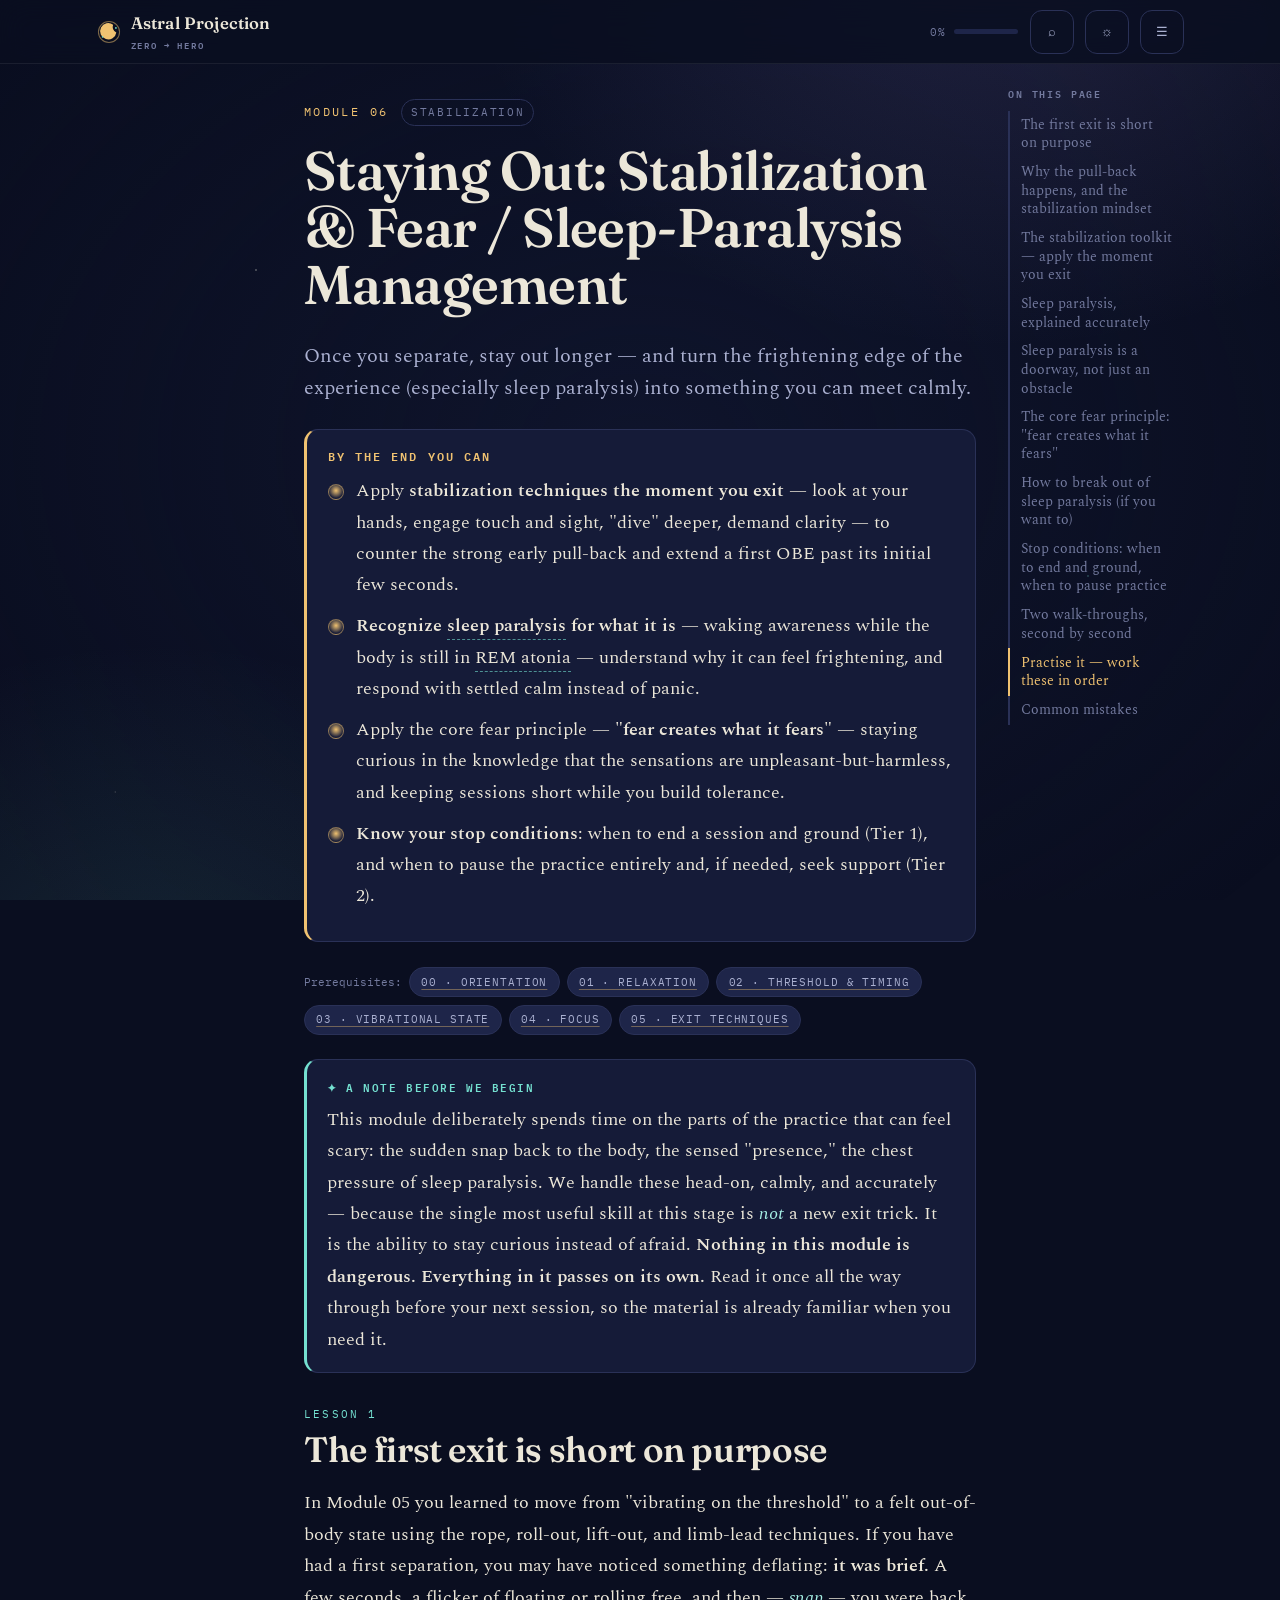
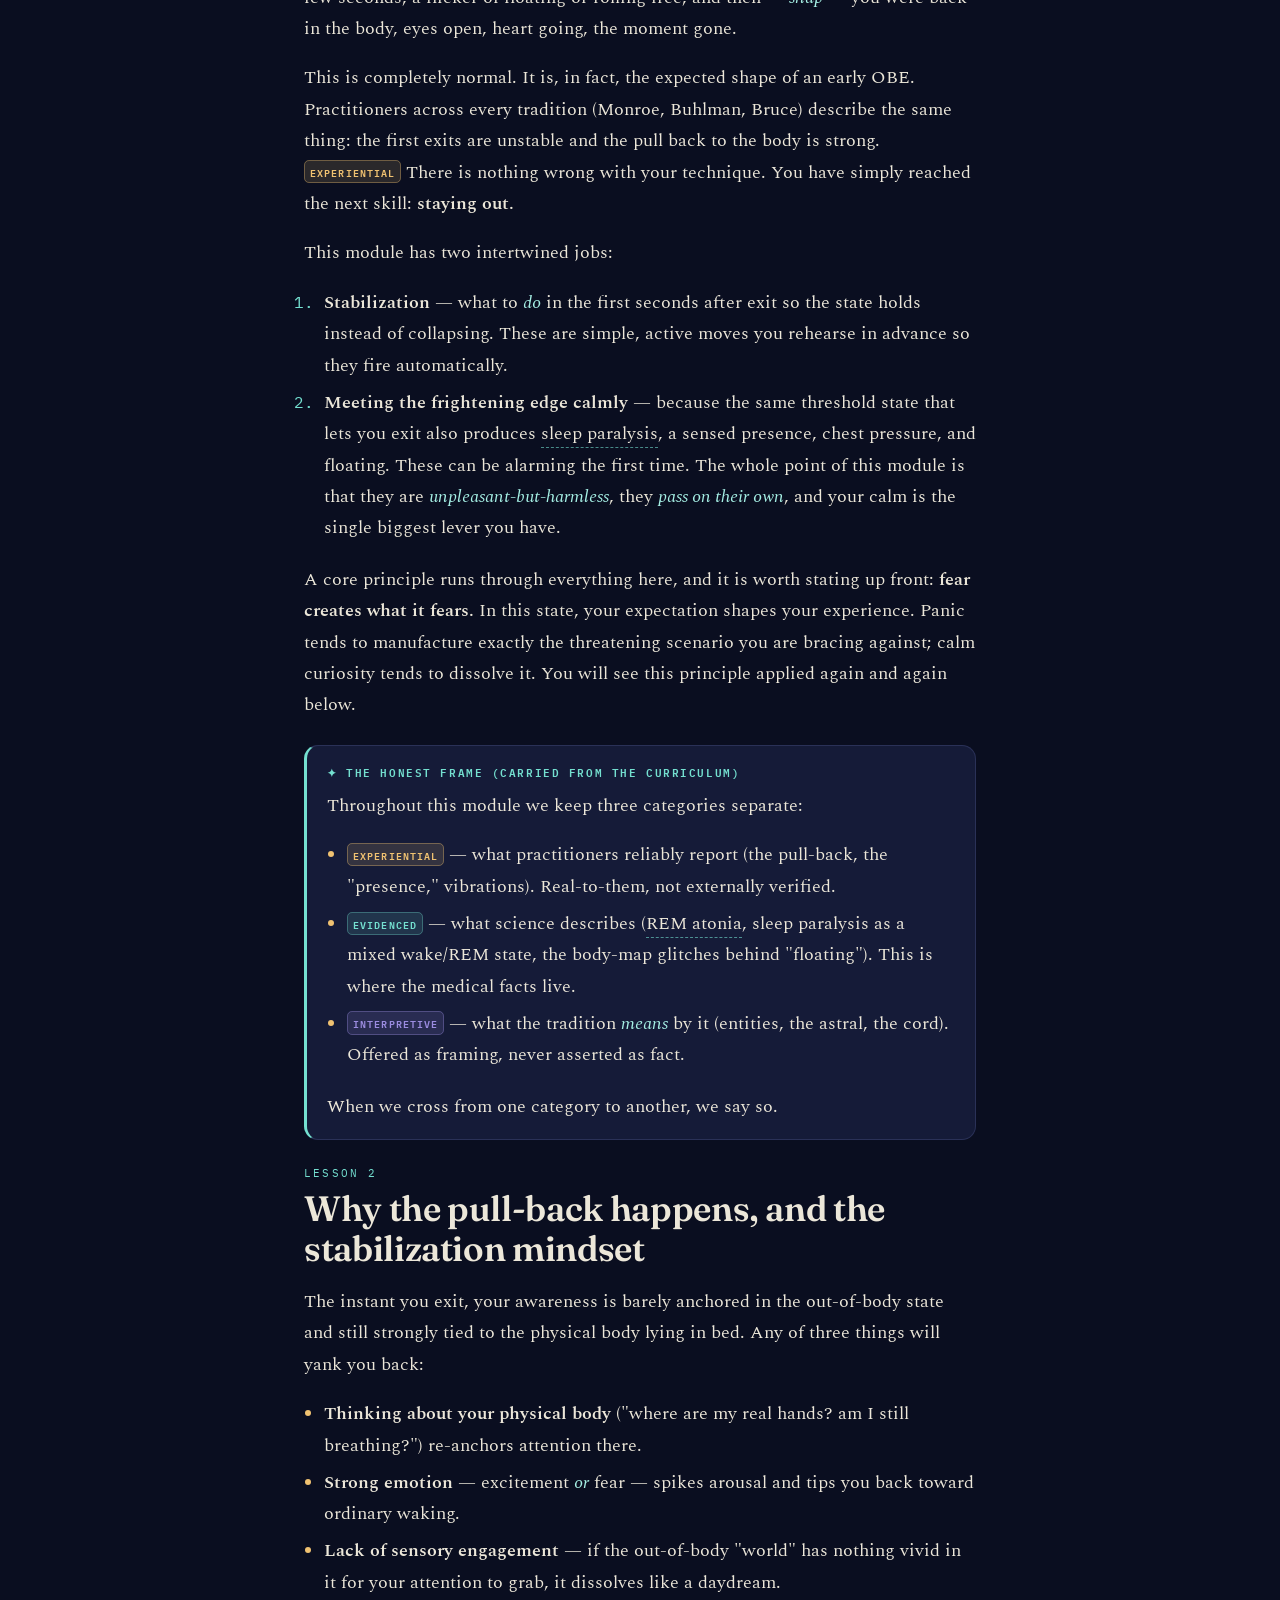
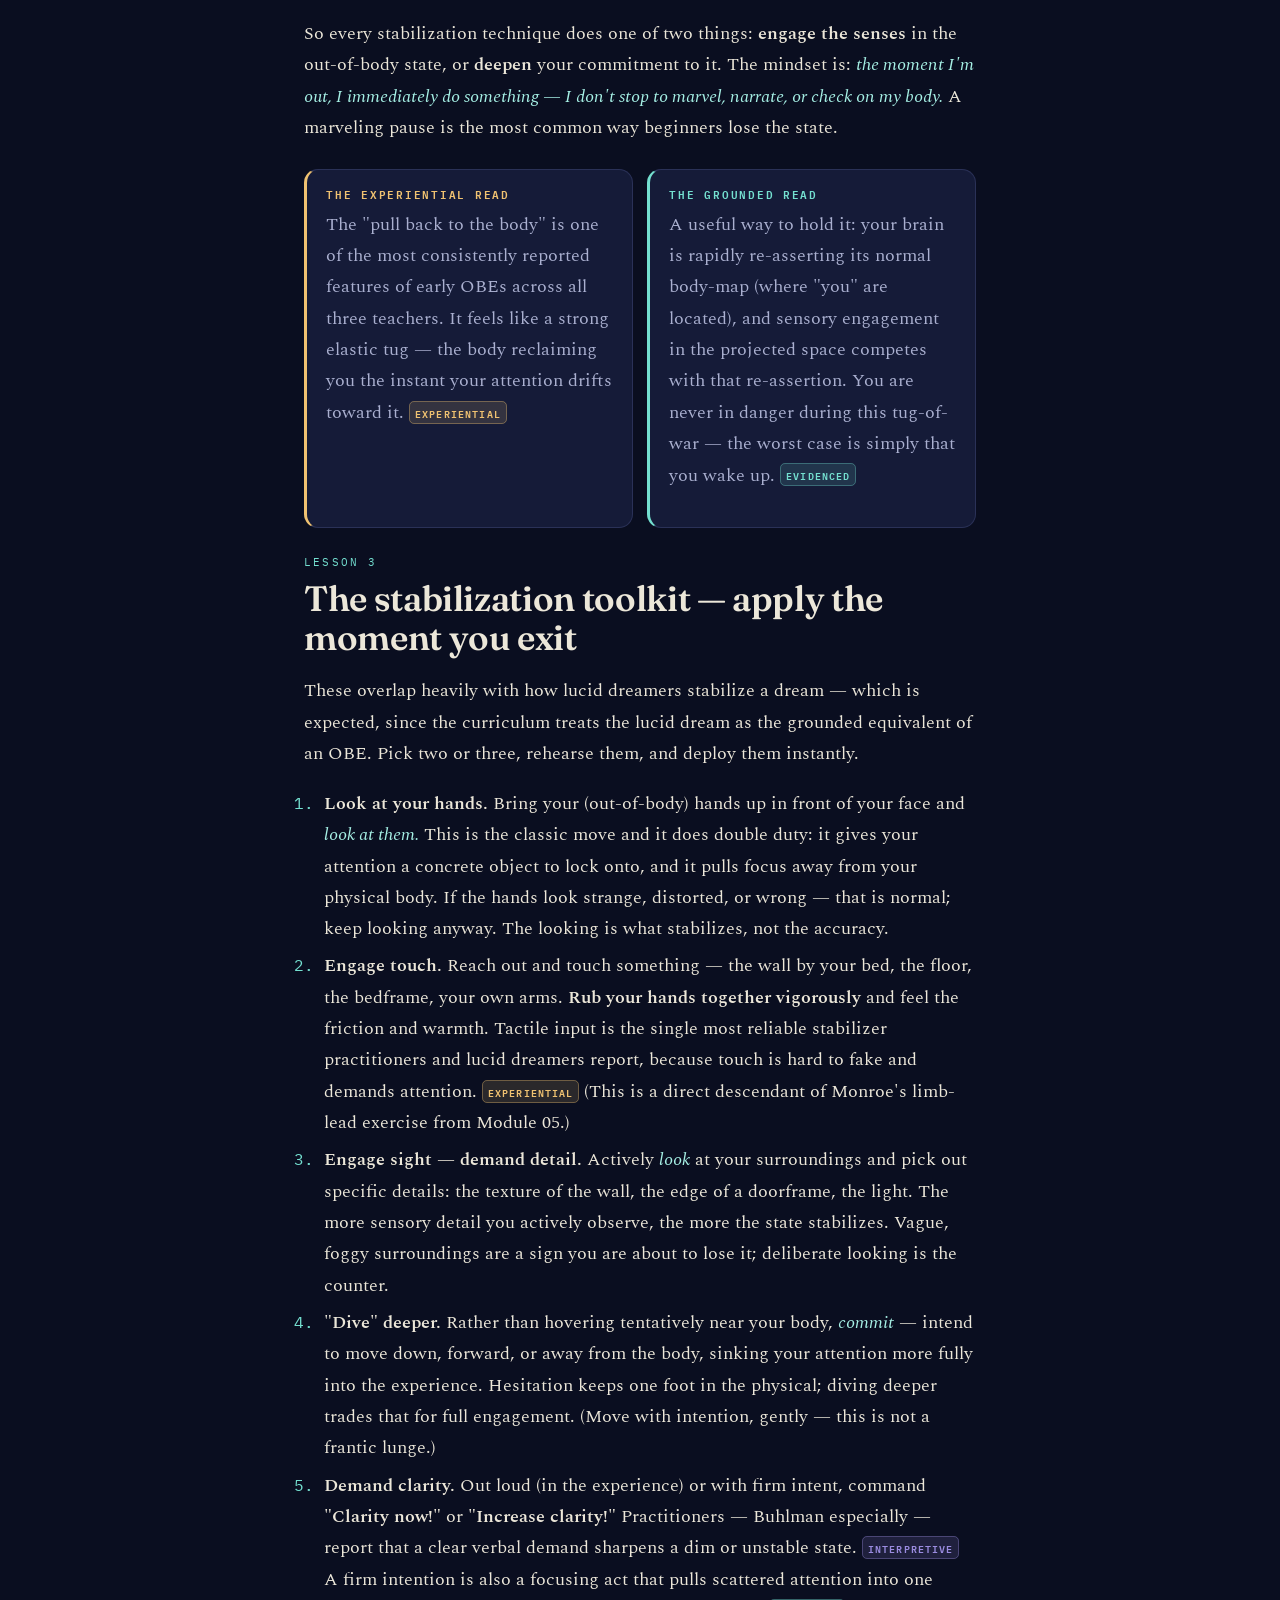
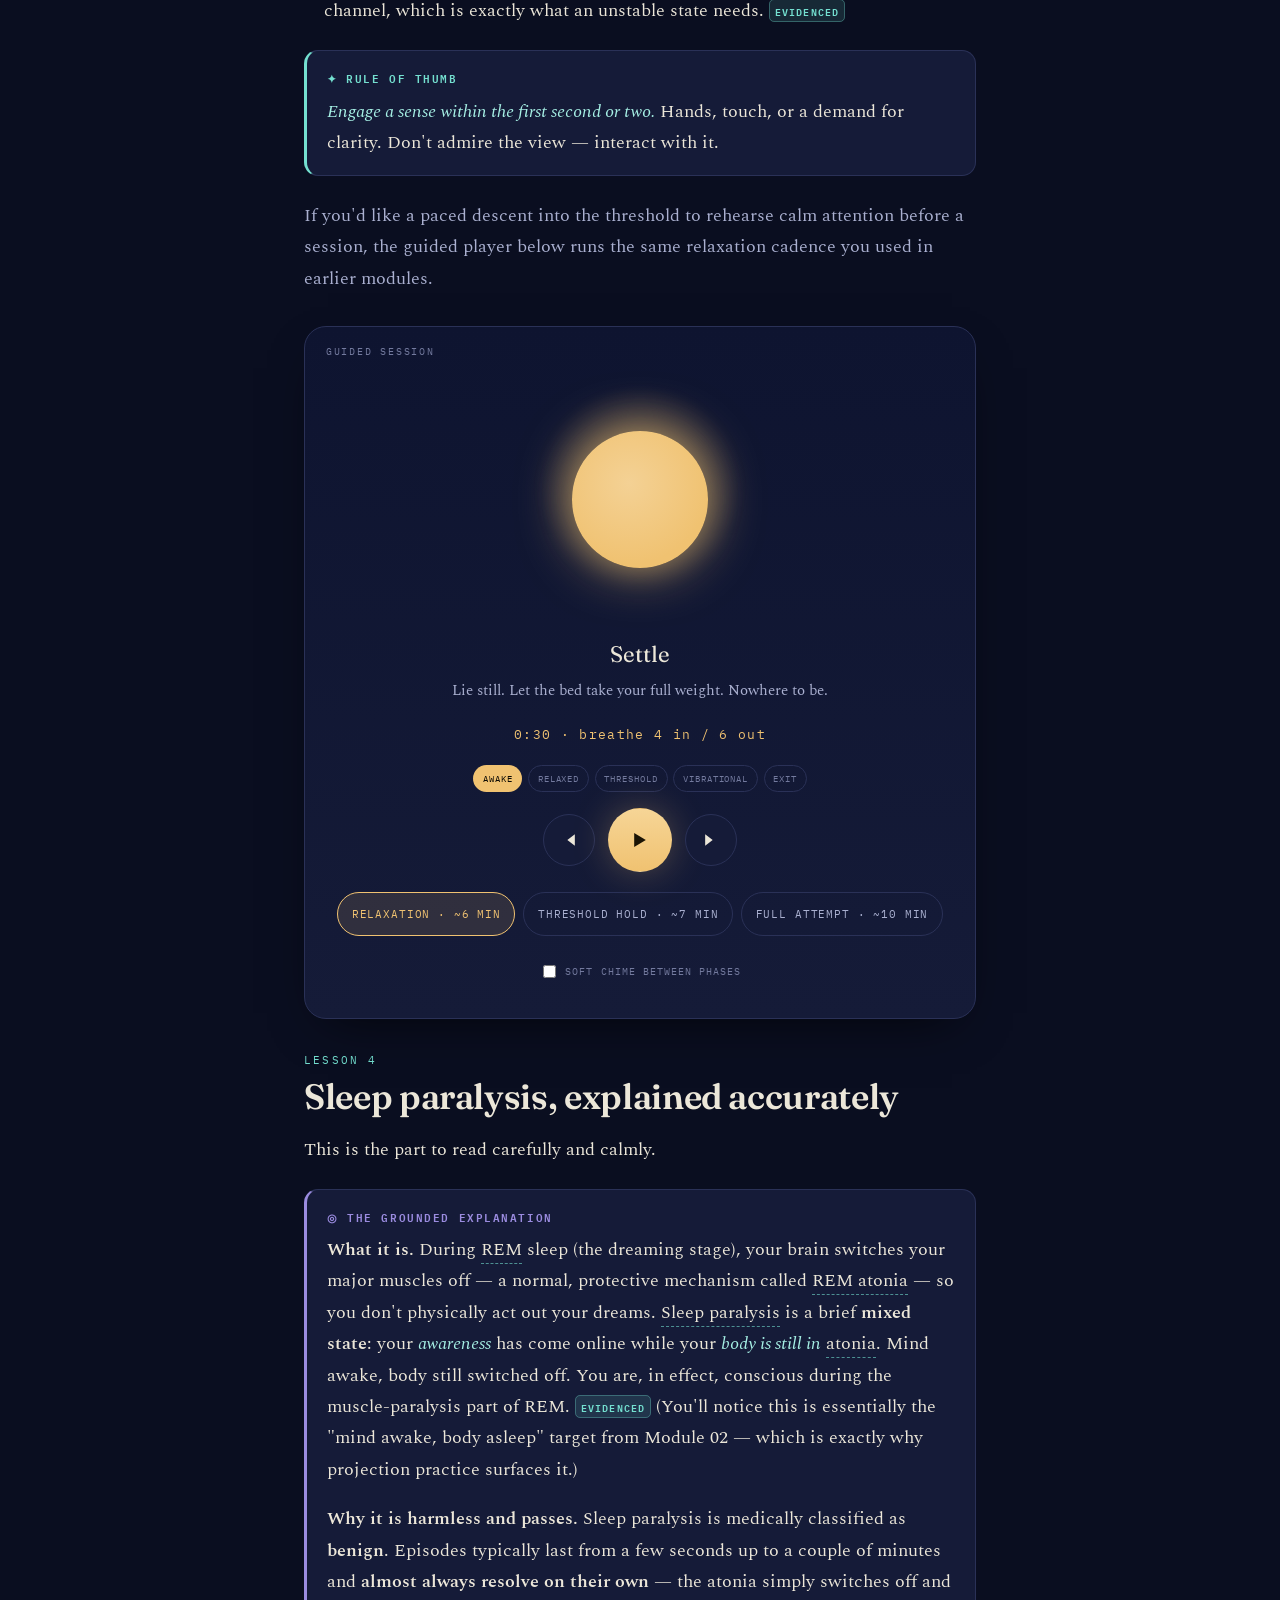
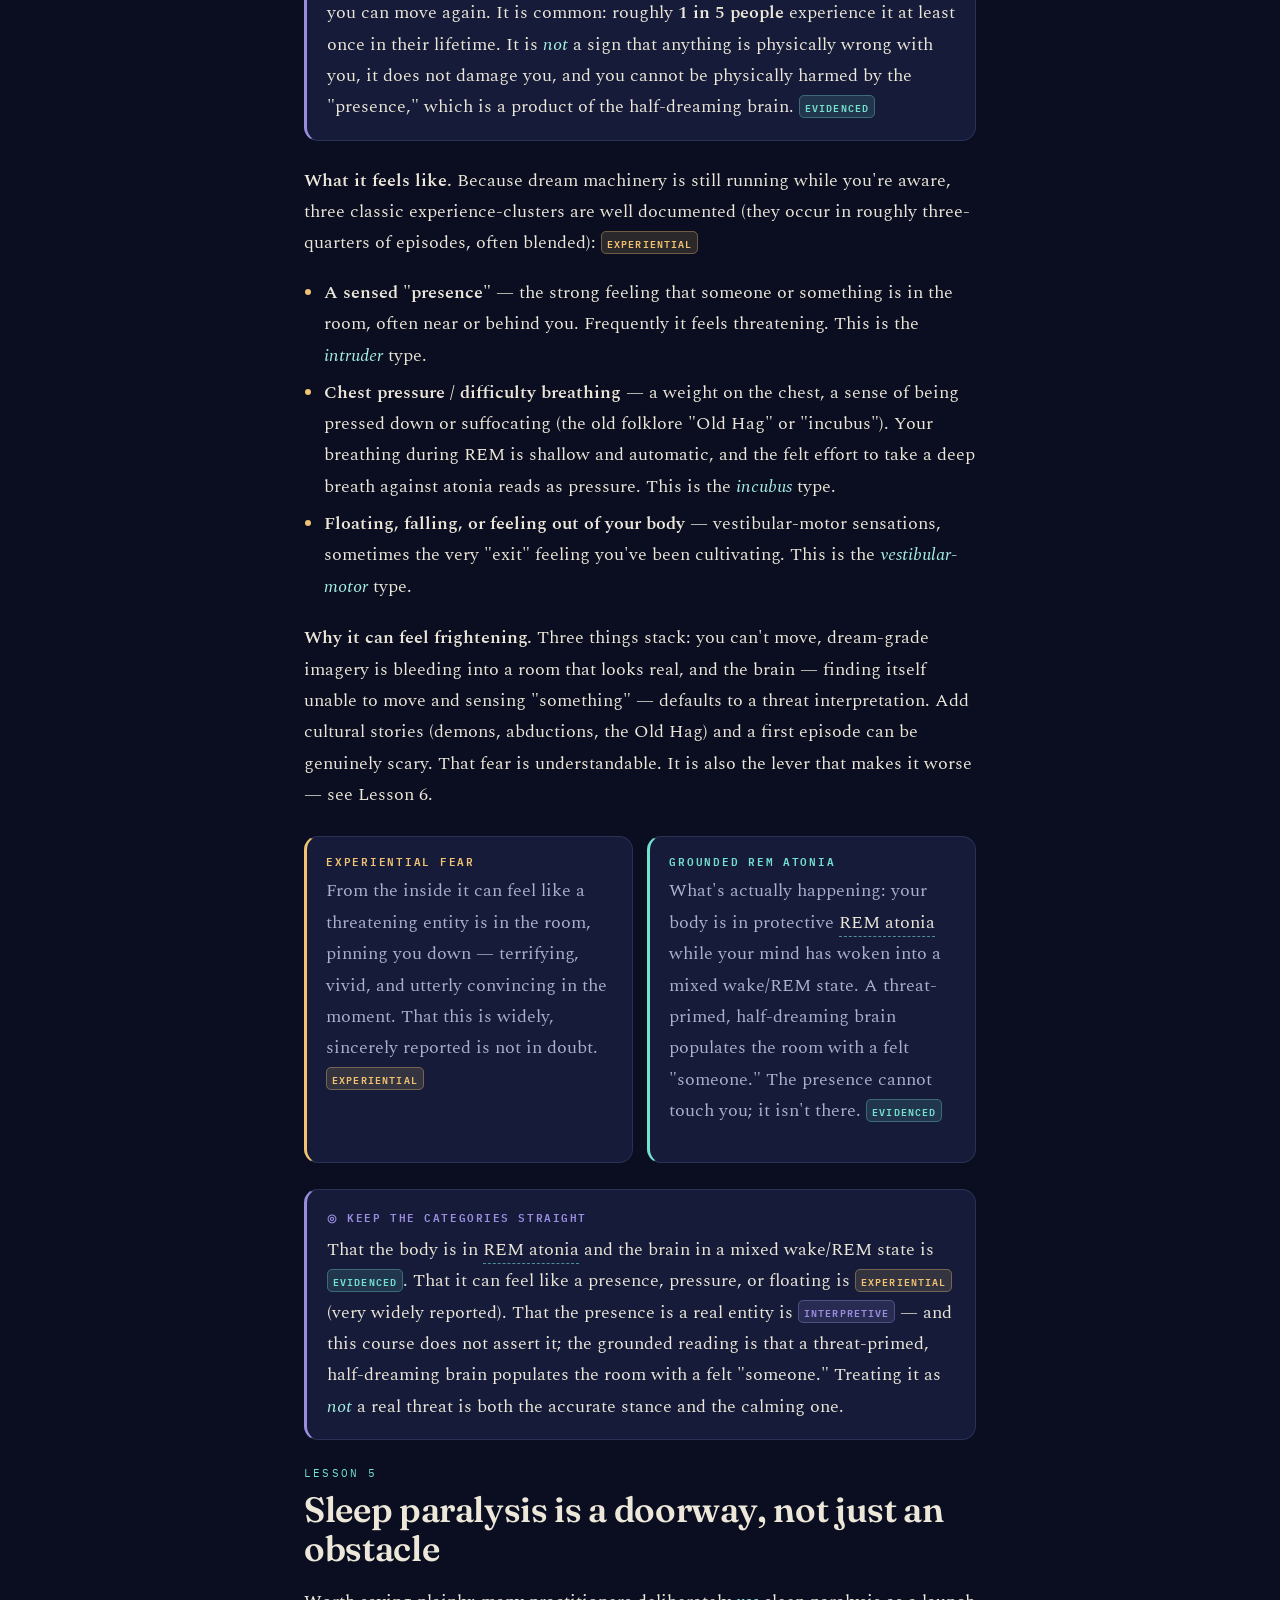
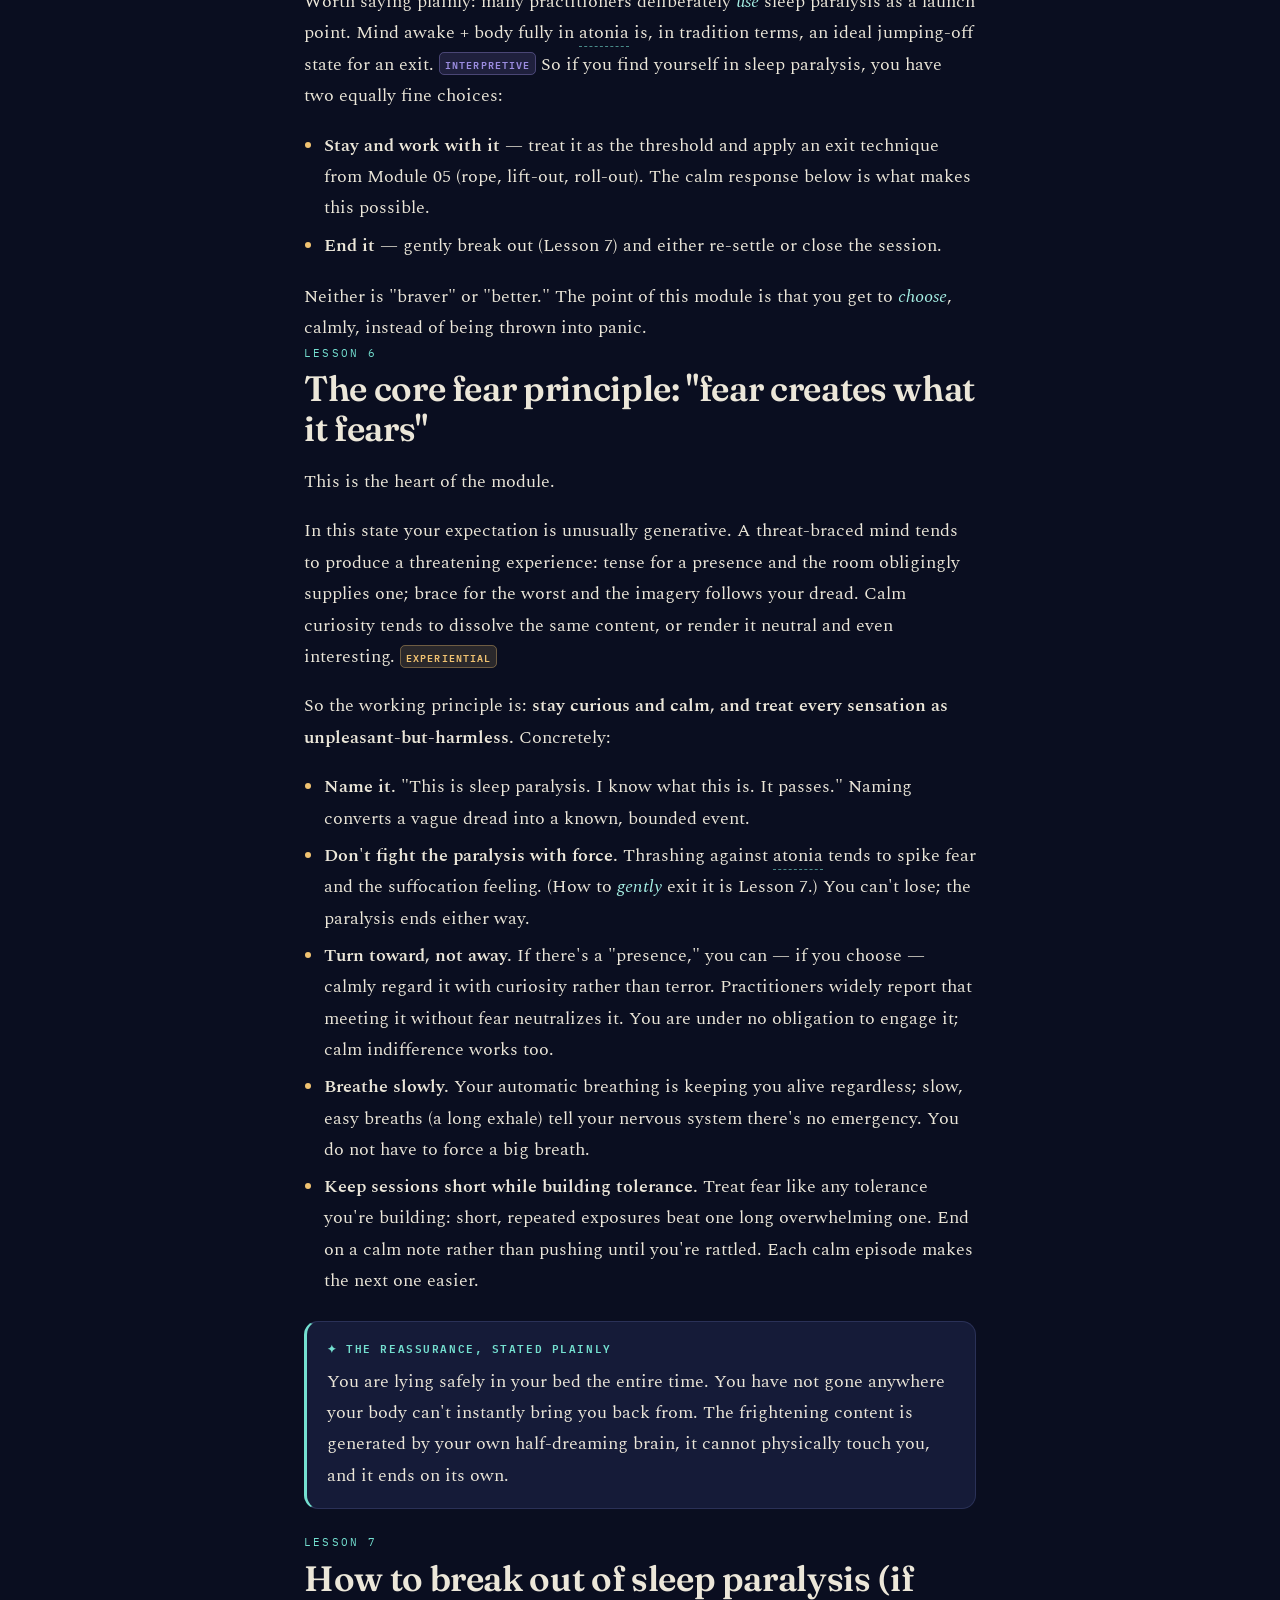
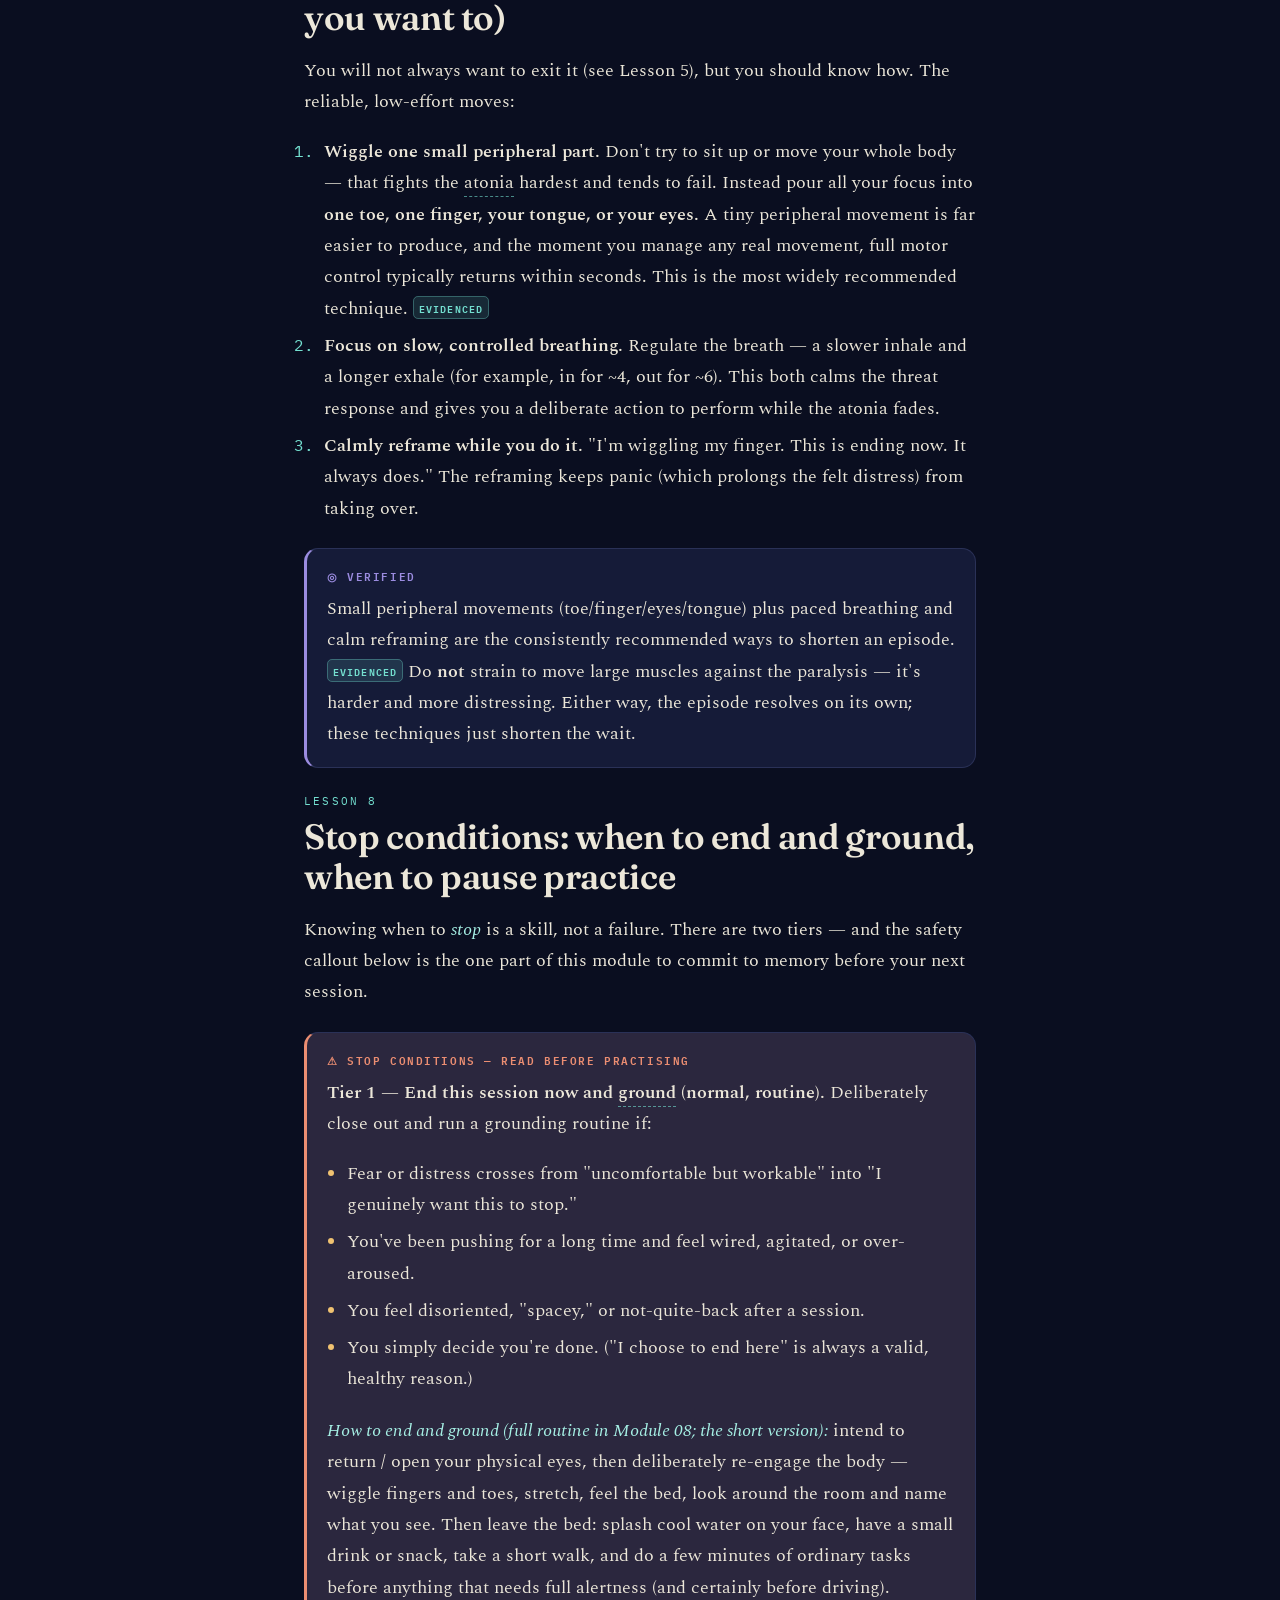
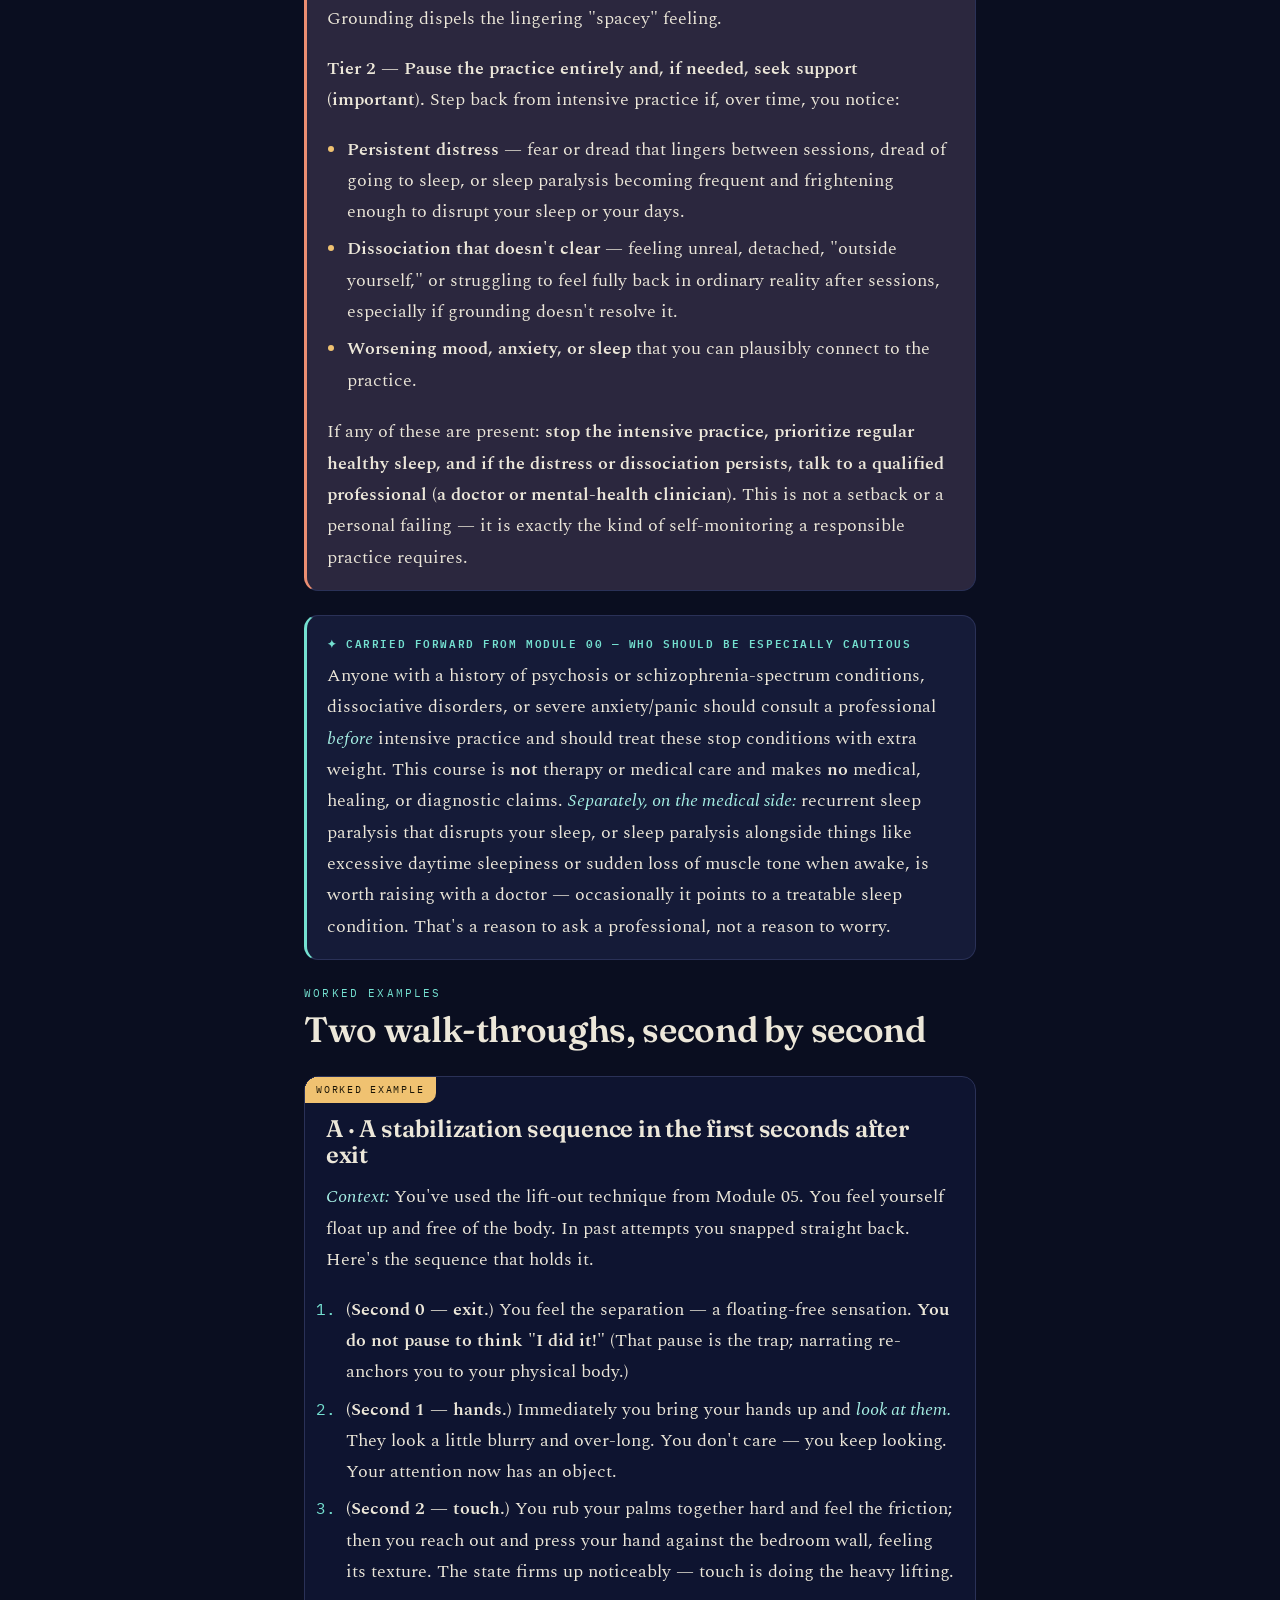
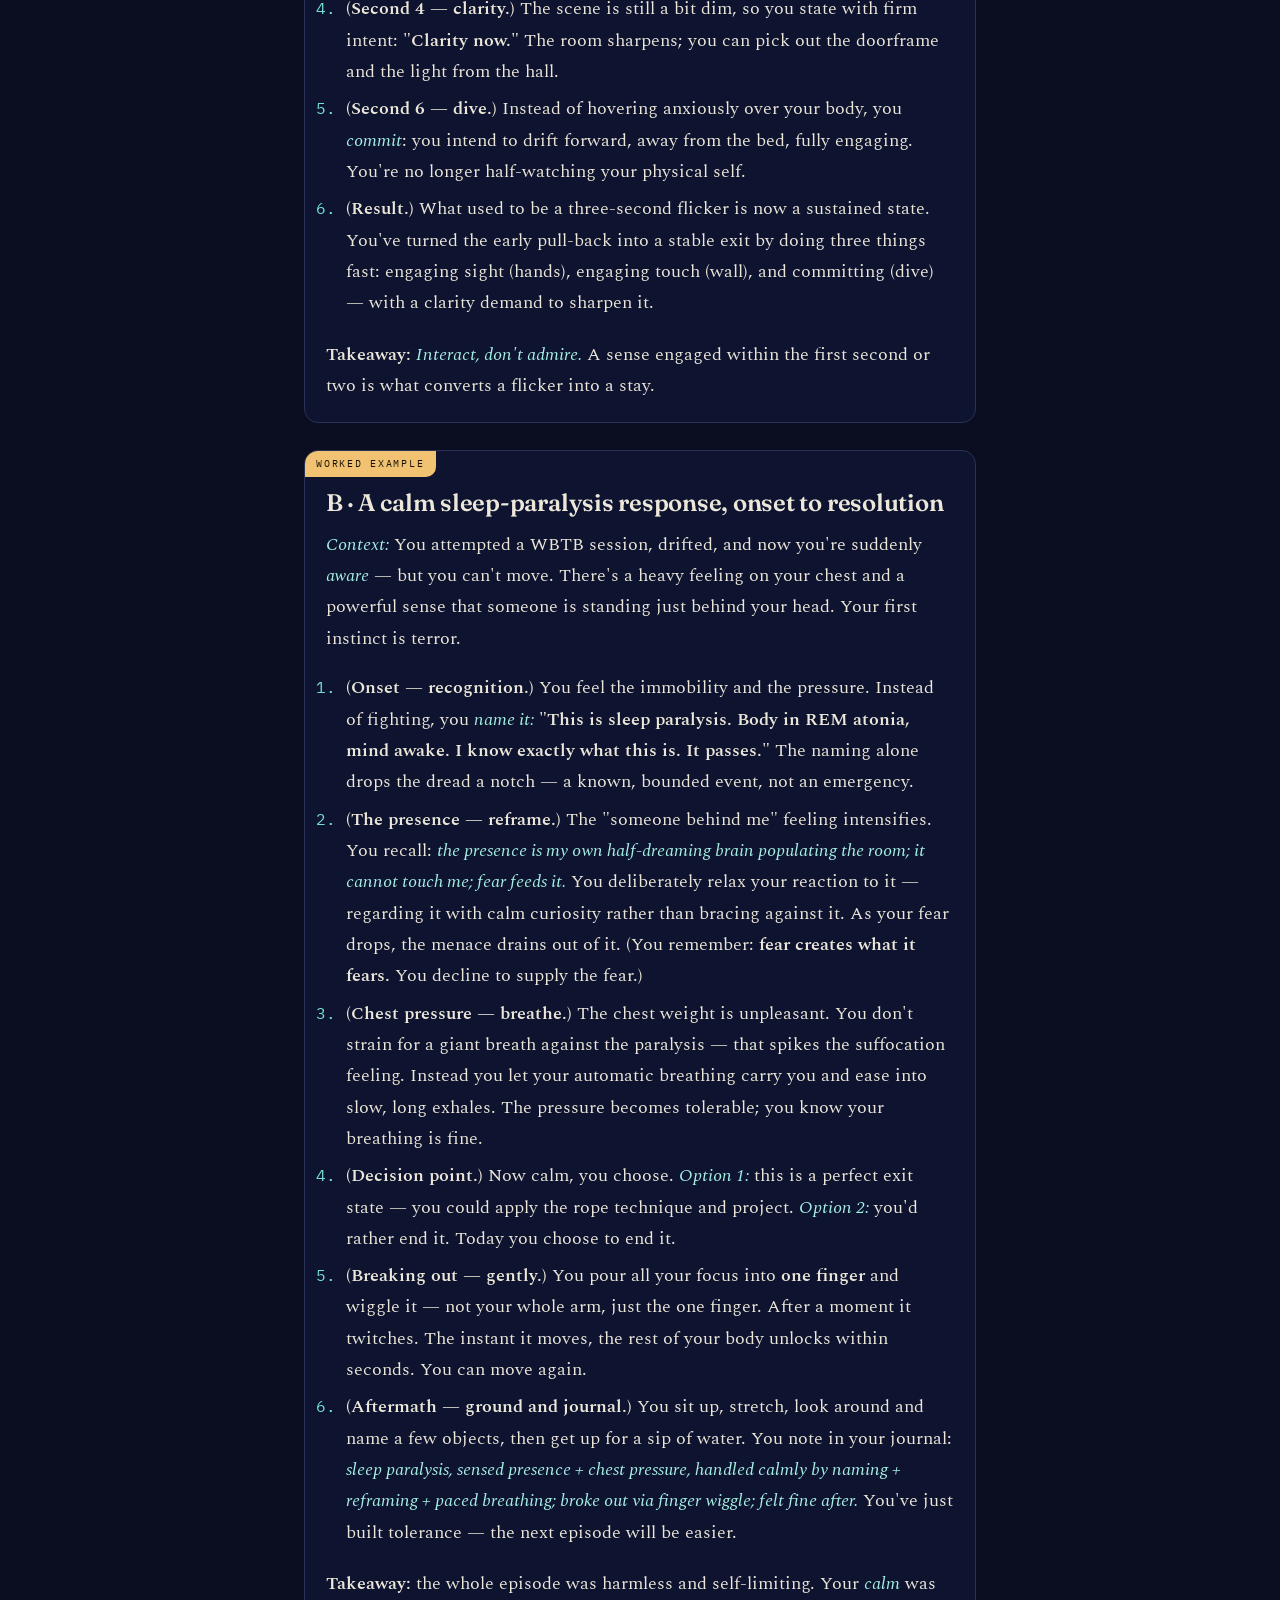
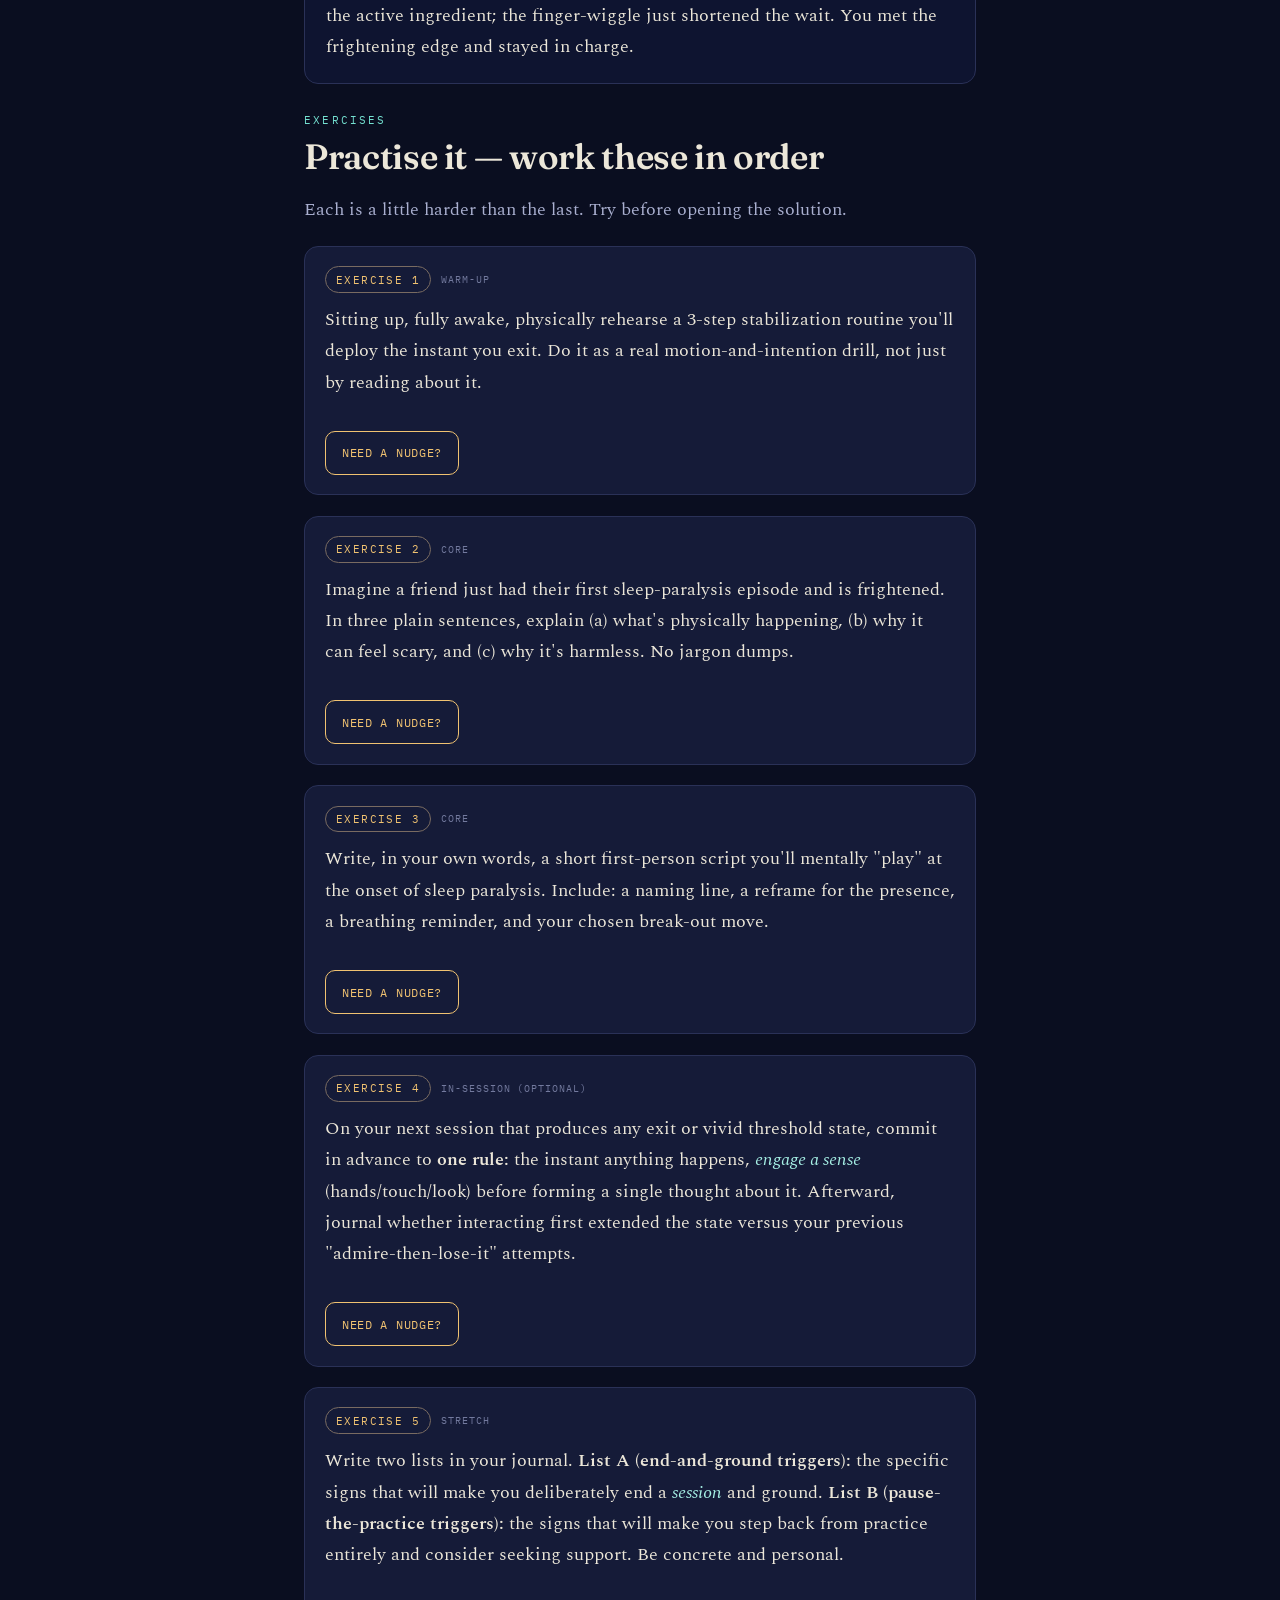
<file: docs/06-stabilizing-and-fear-management.html>
<!doctype html>
<html lang="en" data-theme="dark">
<head>
  <meta charset="utf-8">
  <meta name="viewport" content="width=device-width, initial-scale=1, viewport-fit=cover">
  <title>06 · Stabilization & Fear / Sleep-Paralysis Management — Astral Projection</title>
  <meta name="description" content="Stay out longer after separation, and meet the frightening edge of the experience — especially sleep paralysis — calmly and safely. Stabilization techniques, the grounded explanation of REM atonia, a calm-response script, and clear stop conditions.">
  <link rel="preconnect" href="https://fonts.googleapis.com">
  <link rel="preconnect" href="https://fonts.gstatic.com" crossorigin>
  <link rel="stylesheet" href="assets/css/main.css">
  <link rel="icon" href="favicon.svg" type="image/svg+xml">
</head>
<body data-module="06-stabilizing-and-fear-management">
  <div class="skyfield"></div>
  <a class="skip-link" href="#main">Skip to content</a>

  <header class="site-header"><div class="site-header__bar">
    <a class="brand" href="index.html" aria-label="Astral Projection — home">
      <span class="brand__mark" aria-hidden="true">
        <svg viewBox="0 0 32 32" fill="none"><circle cx="16" cy="16" r="13" stroke="var(--accent)" stroke-width="1.3" opacity=".5"/><path d="M21 7a10 10 0 1 0 4 9.5A8 8 0 0 1 21 7Z" fill="var(--accent)"/><circle cx="24.5" cy="11" r="1.1" fill="var(--accent-2)"/><circle cx="8" cy="22" r="1" fill="var(--accent-2)"/></svg>
      </span>
      <span>Astral Projection<small>Zero → Hero</small></span>
    </a>
    <span class="header-spring"></span>
    <span class="header-progress"><span class="label" data-mini-pct>0%</span>
      <span class="mini-track"><span class="mini-fill" data-mini-fill></span></span></span>
    <button class="icon-btn" data-search-open aria-label="Search the course">⌕</button>
    <button class="icon-btn" data-theme-toggle aria-label="Toggle light or dark theme"><span data-theme-icon>☼</span></button>
    <button class="icon-btn" data-nav-open aria-label="Open module menu">☰</button>
  </div></header>

  <!-- nav sheet -->
  <div class="navsheet" aria-hidden="true">
    <div class="navsheet__scrim" data-nav-close></div>
    <nav class="navsheet__panel" aria-label="Course modules">
      <div style="display:flex;justify-content:space-between;align-items:center">
        <h3 style="margin-top:0">Course map</h3>
        <button class="icon-btn" data-nav-close aria-label="Close menu">✕</button>
      </div>
      <a data-module="home" href="index.html"><span class="num"><span>◆</span></span> Course home</a>
      <h3>Start here</h3>
      <a data-module="00-orientation" href="00-orientation.html"><span class="num"><span>00</span></span> Orientation</a>
      <h3>Modules</h3>
      <a data-module="01-relaxation-and-body-awareness" href="01-relaxation-and-body-awareness.html"><span class="num"><span>01</span></span> Relaxation & Body Awareness</a>
      <a data-module="02-threshold-and-sleep-timing" href="02-threshold-and-sleep-timing.html"><span class="num"><span>02</span></span> The Threshold & Timing</a>
      <a data-module="03-energy-and-vibrational-state" href="03-energy-and-vibrational-state.html"><span class="num"><span>03</span></span> Energy & the Vibrational State</a>
      <a data-module="04-focus-and-quieting-the-mind" href="04-focus-and-quieting-the-mind.html"><span class="num"><span>04</span></span> Focus & Quieting the Mind</a>
      <a data-module="05-separation-and-exit-techniques" href="05-separation-and-exit-techniques.html"><span class="num"><span>05</span></span> The Exit Techniques</a>
      <a data-module="06-stabilizing-and-fear-management" href="06-stabilizing-and-fear-management.html" aria-current="page"><span class="num"><span>06</span></span> Stabilization & Fear</a>
      <a data-module="07-navigation-and-the-environment" href="07-navigation-and-the-environment.html"><span class="num"><span>07</span></span> Navigation & the Environment</a>
      <a data-module="08-return-grounding-and-journaling" href="08-return-grounding-and-journaling.html"><span class="num"><span>08</span></span> Return, Grounding & Journaling</a>
      <a data-module="09-troubleshooting-and-reliable-practice" href="09-troubleshooting-and-reliable-practice.html"><span class="num"><span>09</span></span> Troubleshooting & Practice</a>
      <a data-module="10-advanced-practice-tradition-and-science" href="10-advanced-practice-tradition-and-science.html"><span class="num"><span>10</span></span> Advanced Practice & Science</a>
      <h3>Finish</h3>
      <a data-module="capstone" href="capstone.html"><span class="num"><span>★</span></span> Capstone: 30-Day Practice</a>
      <a data-module="reference" href="reference.html"><span class="num"><span>✦</span></span> Reference & Flashcards</a>
    </nav>
  </div>

  <!-- search -->
  <div class="searchbox" role="dialog" aria-modal="true" aria-label="Search">
    <div class="search-panel">
      <input type="search" placeholder="Search modules…  (press / anywhere)" aria-label="Search modules">
      <div class="search-results"></div>
    </div>
  </div>

  <main id="main" class="wrap">
    <div class="layout">
      <article class="content">

        <header class="module-header">
          <p class="kicker"><span class="module-no">MODULE 06</span> <span class="module-rung">Stabilization</span></p>
          <h1>Staying Out: Stabilization &amp; Fear / Sleep-Paralysis Management</h1>
          <p class="module-promise">Once you separate, stay out longer — and turn the frightening edge of the experience (especially sleep paralysis) into something you can meet calmly.</p>

          <div class="objectives">
            <h2>By the end you can</h2>
            <ul>
              <li>Apply <strong>stabilization techniques the moment you exit</strong> — look at your hands, engage touch and sight, "dive" deeper, demand clarity — to counter the strong early pull-back and extend a first OBE past its initial few seconds.</li>
              <li><strong>Recognize <span class="term" data-term="sleep paralysis">sleep paralysis</span> for what it is</strong> — waking awareness while the body is still in <span class="term" data-term="rem atonia">REM atonia</span> — understand why it can feel frightening, and respond with settled calm instead of panic.</li>
              <li>Apply the core fear principle — <strong>"fear creates what it fears"</strong> — staying curious in the knowledge that the sensations are unpleasant-but-harmless, and keeping sessions short while you build tolerance.</li>
              <li><strong>Know your stop conditions</strong>: when to end a session and ground (Tier 1), and when to pause the practice entirely and, if needed, seek support (Tier 2).</li>
            </ul>
          </div>

          <p class="prereq-row">Prerequisites:
            <a class="chip" href="00-orientation.html">00 · Orientation</a>
            <a class="chip" href="01-relaxation-and-body-awareness.html">01 · Relaxation</a>
            <a class="chip" href="02-threshold-and-sleep-timing.html">02 · Threshold &amp; Timing</a>
            <a class="chip" href="03-energy-and-vibrational-state.html">03 · Vibrational State</a>
            <a class="chip" href="04-focus-and-quieting-the-mind.html">04 · Focus</a>
            <a class="chip" href="05-separation-and-exit-techniques.html">05 · Exit Techniques</a>
          </p>

          <div class="callout callout-note">
            <p class="callout-title">✦ A note before we begin</p>
            <p style="margin:0">This module deliberately spends time on the parts of the practice that can feel scary: the sudden snap back to the body, the sensed "presence," the chest pressure of sleep paralysis. We handle these head-on, calmly, and accurately — because the single most useful skill at this stage is <em>not</em> a new exit trick. It is the ability to stay curious instead of afraid. <strong>Nothing in this module is dangerous. Everything in it passes on its own.</strong> Read it once all the way through before your next session, so the material is already familiar when you need it.</p>
          </div>
        </header>

        <!-- ============== LESSON 1 ============== -->
        <section id="first-exit-is-short" data-track-section="first-exit-is-short">
          <p class="lesson-eyebrow">Lesson 1</p>
          <h2>The first exit is short on purpose</h2>
          <p>In Module 05 you learned to move from "vibrating on the threshold" to a felt out-of-body state using the rope, roll-out, lift-out, and limb-lead techniques. If you have had a first separation, you may have noticed something deflating: <strong>it was brief.</strong> A few seconds, a flicker of floating or rolling free, and then — <em>snap</em> — you were back in the body, eyes open, heart going, the moment gone.</p>
          <p>This is completely normal. It is, in fact, the expected shape of an early OBE. Practitioners across every tradition (Monroe, Buhlman, Bruce) describe the same thing: the first exits are unstable and the pull back to the body is strong. <span class="tag tag-experiential">experiential</span> There is nothing wrong with your technique. You have simply reached the next skill: <strong>staying out.</strong></p>
          <p>This module has two intertwined jobs:</p>
          <ol>
            <li><strong>Stabilization</strong> — what to <em>do</em> in the first seconds after exit so the state holds instead of collapsing. These are simple, active moves you rehearse in advance so they fire automatically.</li>
            <li><strong>Meeting the frightening edge calmly</strong> — because the same threshold state that lets you exit also produces <span class="term" data-term="sleep paralysis">sleep paralysis</span>, a sensed presence, chest pressure, and floating. These can be alarming the first time. The whole point of this module is that they are <em>unpleasant-but-harmless</em>, they <em>pass on their own</em>, and your calm is the single biggest lever you have.</li>
          </ol>
          <p>A core principle runs through everything here, and it is worth stating up front: <strong>fear creates what it fears.</strong> In this state, your expectation shapes your experience. Panic tends to manufacture exactly the threatening scenario you are bracing against; calm curiosity tends to dissolve it. You will see this principle applied again and again below.</p>

          <div class="callout callout-note">
            <p class="callout-title">✦ The honest frame (carried from the curriculum)</p>
            <p>Throughout this module we keep three categories separate:</p>
            <ul>
              <li><span class="tag tag-experiential">experiential</span> — what practitioners reliably report (the pull-back, the "presence," vibrations). Real-to-them, not externally verified.</li>
              <li><span class="tag tag-evidenced">evidenced</span> — what science describes (<span class="term" data-term="rem atonia">REM atonia</span>, sleep paralysis as a mixed wake/REM state, the body-map glitches behind "floating"). This is where the medical facts live.</li>
              <li><span class="tag tag-interpretive">interpretive</span> — what the tradition <em>means</em> by it (entities, the astral, the cord). Offered as framing, never asserted as fact.</li>
            </ul>
            <p style="margin:0">When we cross from one category to another, we say so.</p>
          </div>
        </section>

        <!-- ============== LESSON 2 ============== -->
        <section id="why-the-pull-back" data-track-section="why-the-pull-back">
          <p class="lesson-eyebrow">Lesson 2</p>
          <h2>Why the pull-back happens, and the stabilization mindset</h2>
          <p>The instant you exit, your awareness is barely anchored in the out-of-body state and still strongly tied to the physical body lying in bed. Any of three things will yank you back:</p>
          <ul>
            <li><strong>Thinking about your physical body</strong> ("where are my real hands? am I still breathing?") re-anchors attention there.</li>
            <li><strong>Strong emotion</strong> — excitement <em>or</em> fear — spikes arousal and tips you back toward ordinary waking.</li>
            <li><strong>Lack of sensory engagement</strong> — if the out-of-body "world" has nothing vivid in it for your attention to grab, it dissolves like a daydream.</li>
          </ul>
          <p>So every stabilization technique does one of two things: <strong>engage the senses</strong> in the out-of-body state, or <strong>deepen</strong> your commitment to it. The mindset is: <em>the moment I'm out, I immediately do something — I don't stop to marvel, narrate, or check on my body.</em> A marveling pause is the most common way beginners lose the state.</p>

          <div class="lenses">
            <div class="lens lens-tradition">
              <h4>The experiential read</h4>
              <p class="muted">The "pull back to the body" is one of the most consistently reported features of early OBEs across all three teachers. It feels like a strong elastic tug — the body reclaiming you the instant your attention drifts toward it. <span class="tag tag-experiential">experiential</span></p>
            </div>
            <div class="lens lens-grounded">
              <h4>The grounded read</h4>
              <p class="muted">A useful way to hold it: your brain is rapidly re-asserting its normal body-map (where "you" are located), and sensory engagement in the projected space competes with that re-assertion. You are never in danger during this tug-of-war — the worst case is simply that you wake up. <span class="tag tag-evidenced">evidenced</span></p>
            </div>
          </div>
        </section>

        <!-- ============== LESSON 3 ============== -->
        <section id="stabilization-toolkit" data-track-section="stabilization-toolkit">
          <p class="lesson-eyebrow">Lesson 3</p>
          <h2>The stabilization toolkit — apply the moment you exit</h2>
          <p>These overlap heavily with how lucid dreamers stabilize a dream — which is expected, since the curriculum treats the lucid dream as the grounded equivalent of an OBE. Pick two or three, rehearse them, and deploy them instantly.</p>

          <ol>
            <li><strong>Look at your hands.</strong> Bring your (out-of-body) hands up in front of your face and <em>look at them.</em> This is the classic move and it does double duty: it gives your attention a concrete object to lock onto, and it pulls focus away from your physical body. If the hands look strange, distorted, or wrong — that is normal; keep looking anyway. The looking is what stabilizes, not the accuracy.</li>
            <li><strong>Engage touch.</strong> Reach out and touch something — the wall by your bed, the floor, the bedframe, your own arms. <strong>Rub your hands together vigorously</strong> and feel the friction and warmth. Tactile input is the single most reliable stabilizer practitioners and lucid dreamers report, because touch is hard to fake and demands attention. <span class="tag tag-experiential">experiential</span> (This is a direct descendant of Monroe's limb-lead exercise from Module 05.)</li>
            <li><strong>Engage sight — demand detail.</strong> Actively <em>look</em> at your surroundings and pick out specific details: the texture of the wall, the edge of a doorframe, the light. The more sensory detail you actively observe, the more the state stabilizes. Vague, foggy surroundings are a sign you are about to lose it; deliberate looking is the counter.</li>
            <li><strong>"Dive" deeper.</strong> Rather than hovering tentatively near your body, <em>commit</em> — intend to move down, forward, or away from the body, sinking your attention more fully into the experience. Hesitation keeps one foot in the physical; diving deeper trades that for full engagement. (Move with intention, gently — this is not a frantic lunge.)</li>
            <li><strong>Demand clarity.</strong> Out loud (in the experience) or with firm intent, command <strong>"Clarity now!"</strong> or <strong>"Increase clarity!"</strong> Practitioners — Buhlman especially — report that a clear verbal demand sharpens a dim or unstable state. <span class="tag tag-interpretive">interpretive</span> A firm intention is also a focusing act that pulls scattered attention into one channel, which is exactly what an unstable state needs. <span class="tag tag-evidenced">evidenced</span></li>
          </ol>

          <div class="callout callout-note">
            <p class="callout-title">✦ Rule of thumb</p>
            <p style="margin:0"><em>Engage a sense within the first second or two.</em> Hands, touch, or a demand for clarity. Don't admire the view — interact with it.</p>
          </div>

          <p class="muted">If you'd like a paced descent into the threshold to rehearse calm attention before a session, the guided player below runs the same relaxation cadence you used in earlier modules.</p>
          <div data-session-player="relaxation"></div>
        </section>

        <!-- ============== LESSON 4 ============== -->
        <section id="sleep-paralysis-explained" data-track-section="sleep-paralysis-explained">
          <p class="lesson-eyebrow">Lesson 4</p>
          <h2>Sleep paralysis, explained accurately</h2>
          <p>This is the part to read carefully and calmly.</p>

          <div class="callout callout-science">
            <p class="callout-title">◎ The grounded explanation</p>
            <p><strong>What it is.</strong> During <span class="term" data-term="rem">REM</span> sleep (the dreaming stage), your brain switches your major muscles off — a normal, protective mechanism called <span class="term" data-term="rem atonia">REM atonia</span> — so you don't physically act out your dreams. <span class="term" data-term="sleep paralysis">Sleep paralysis</span> is a brief <strong>mixed state</strong>: your <em>awareness</em> has come online while your <em>body is still in</em> <span class="term" data-term="atonia">atonia</span>. Mind awake, body still switched off. You are, in effect, conscious during the muscle-paralysis part of REM. <span class="tag tag-evidenced">evidenced</span> (You'll notice this is essentially the "mind awake, body asleep" target from Module 02 — which is exactly why projection practice surfaces it.)</p>
            <p style="margin-bottom:0"><strong>Why it is harmless and passes.</strong> Sleep paralysis is medically classified as <strong>benign</strong>. Episodes typically last from a few seconds up to a couple of minutes and <strong>almost always resolve on their own</strong> — the atonia simply switches off and you can move again. It is common: roughly <strong>1 in 5 people</strong> experience it at least once in their lifetime. It is <em>not</em> a sign that anything is physically wrong with you, it does not damage you, and you cannot be physically harmed by the "presence," which is a product of the half-dreaming brain. <span class="tag tag-evidenced">evidenced</span></p>
          </div>

          <p><strong>What it feels like.</strong> Because dream machinery is still running while you're aware, three classic experience-clusters are well documented (they occur in roughly three-quarters of episodes, often blended): <span class="tag tag-experiential">experiential</span></p>
          <ul>
            <li><strong>A sensed "presence"</strong> — the strong feeling that someone or something is in the room, often near or behind you. Frequently it feels threatening. This is the <em>intruder</em> type.</li>
            <li><strong>Chest pressure / difficulty breathing</strong> — a weight on the chest, a sense of being pressed down or suffocating (the old folklore "Old Hag" or "incubus"). Your breathing during REM is shallow and automatic, and the felt effort to take a deep breath against atonia reads as pressure. This is the <em>incubus</em> type.</li>
            <li><strong>Floating, falling, or feeling out of your body</strong> — vestibular-motor sensations, sometimes the very "exit" feeling you've been cultivating. This is the <em>vestibular-motor</em> type.</li>
          </ul>

          <p><strong>Why it can feel frightening.</strong> Three things stack: you can't move, dream-grade imagery is bleeding into a room that looks real, and the brain — finding itself unable to move and sensing "something" — defaults to a threat interpretation. Add cultural stories (demons, abductions, the Old Hag) and a first episode can be genuinely scary. That fear is understandable. It is also the lever that makes it worse — see Lesson 6.</p>

          <div class="lenses">
            <div class="lens lens-tradition">
              <h4>Experiential fear</h4>
              <p class="muted">From the inside it can feel like a threatening entity is in the room, pinning you down — terrifying, vivid, and utterly convincing in the moment. That this is widely, sincerely reported is not in doubt. <span class="tag tag-experiential">experiential</span></p>
            </div>
            <div class="lens lens-grounded">
              <h4>Grounded REM atonia</h4>
              <p class="muted">What's actually happening: your body is in protective <span class="term" data-term="rem atonia">REM atonia</span> while your mind has woken into a mixed wake/REM state. A threat-primed, half-dreaming brain populates the room with a felt "someone." The presence cannot touch you; it isn't there. <span class="tag tag-evidenced">evidenced</span></p>
            </div>
          </div>

          <div class="callout callout-science">
            <p class="callout-title">◎ Keep the categories straight</p>
            <p style="margin:0">That the body is in <span class="term" data-term="rem atonia">REM atonia</span> and the brain in a mixed wake/REM state is <span class="tag tag-evidenced">evidenced</span>. That it can feel like a presence, pressure, or floating is <span class="tag tag-experiential">experiential</span> (very widely reported). That the presence is a real entity is <span class="tag tag-interpretive">interpretive</span> — and this course does not assert it; the grounded reading is that a threat-primed, half-dreaming brain populates the room with a felt "someone." Treating it as <em>not</em> a real threat is both the accurate stance and the calming one.</p>
          </div>
        </section>

        <!-- ============== LESSON 5 ============== -->
        <section id="doorway-not-obstacle" data-track-section="doorway-not-obstacle">
          <p class="lesson-eyebrow">Lesson 5</p>
          <h2>Sleep paralysis is a doorway, not just an obstacle</h2>
          <p>Worth saying plainly: many practitioners deliberately <em>use</em> sleep paralysis as a launch point. Mind awake + body fully in <span class="term" data-term="atonia">atonia</span> is, in tradition terms, an ideal jumping-off state for an exit. <span class="tag tag-interpretive">interpretive</span> So if you find yourself in sleep paralysis, you have two equally fine choices:</p>
          <ul>
            <li><strong>Stay and work with it</strong> — treat it as the threshold and apply an exit technique from Module 05 (rope, lift-out, roll-out). The calm response below is what makes this possible.</li>
            <li><strong>End it</strong> — gently break out (Lesson 7) and either re-settle or close the session.</li>
          </ul>
          <p style="margin-bottom:0">Neither is "braver" or "better." The point of this module is that you get to <em>choose</em>, calmly, instead of being thrown into panic.</p>
        </section>

        <!-- ============== LESSON 6 ============== -->
        <section id="fear-creates-what-it-fears" data-track-section="fear-creates-what-it-fears">
          <p class="lesson-eyebrow">Lesson 6</p>
          <h2>The core fear principle: "fear creates what it fears"</h2>
          <p>This is the heart of the module.</p>
          <p>In this state your expectation is unusually generative. A threat-braced mind tends to produce a threatening experience: tense for a presence and the room obligingly supplies one; brace for the worst and the imagery follows your dread. Calm curiosity tends to dissolve the same content, or render it neutral and even interesting. <span class="tag tag-experiential">experiential</span></p>
          <p>So the working principle is: <strong>stay curious and calm, and treat every sensation as unpleasant-but-harmless.</strong> Concretely:</p>
          <ul>
            <li><strong>Name it.</strong> "This is sleep paralysis. I know what this is. It passes." Naming converts a vague dread into a known, bounded event.</li>
            <li><strong>Don't fight the paralysis with force.</strong> Thrashing against <span class="term" data-term="atonia">atonia</span> tends to spike fear and the suffocation feeling. (How to <em>gently</em> exit it is Lesson 7.) You can't lose; the paralysis ends either way.</li>
            <li><strong>Turn toward, not away.</strong> If there's a "presence," you can — if you choose — calmly regard it with curiosity rather than terror. Practitioners widely report that meeting it without fear neutralizes it. You are under no obligation to engage it; calm indifference works too.</li>
            <li><strong>Breathe slowly.</strong> Your automatic breathing is keeping you alive regardless; slow, easy breaths (a long exhale) tell your nervous system there's no emergency. You do not have to force a big breath.</li>
            <li><strong>Keep sessions short while building tolerance.</strong> Treat fear like any tolerance you're building: short, repeated exposures beat one long overwhelming one. End on a calm note rather than pushing until you're rattled. Each calm episode makes the next one easier.</li>
          </ul>

          <div class="callout callout-note">
            <p class="callout-title">✦ The reassurance, stated plainly</p>
            <p style="margin:0">You are lying safely in your bed the entire time. You have not gone anywhere your body can't instantly bring you back from. The frightening content is generated by your own half-dreaming brain, it cannot physically touch you, and it ends on its own.</p>
          </div>
        </section>

        <!-- ============== LESSON 7 ============== -->
        <section id="breaking-out" data-track-section="breaking-out">
          <p class="lesson-eyebrow">Lesson 7</p>
          <h2>How to break out of sleep paralysis (if you want to)</h2>
          <p>You will not always want to exit it (see Lesson 5), but you should know how. The reliable, low-effort moves:</p>
          <ol>
            <li><strong>Wiggle one small peripheral part.</strong> Don't try to sit up or move your whole body — that fights the <span class="term" data-term="atonia">atonia</span> hardest and tends to fail. Instead pour all your focus into <strong>one toe, one finger, your tongue, or your eyes.</strong> A tiny peripheral movement is far easier to produce, and the moment you manage any real movement, full motor control typically returns within seconds. This is the most widely recommended technique. <span class="tag tag-evidenced">evidenced</span></li>
            <li><strong>Focus on slow, controlled breathing.</strong> Regulate the breath — a slower inhale and a longer exhale (for example, in for ~4, out for ~6). This both calms the threat response and gives you a deliberate action to perform while the atonia fades.</li>
            <li><strong>Calmly reframe while you do it.</strong> "I'm wiggling my finger. This is ending now. It always does." The reframing keeps panic (which prolongs the felt distress) from taking over.</li>
          </ol>
          <div class="callout callout-science">
            <p class="callout-title">◎ Verified</p>
            <p style="margin:0">Small peripheral movements (toe/finger/eyes/tongue) plus paced breathing and calm reframing are the consistently recommended ways to shorten an episode. <span class="tag tag-evidenced">evidenced</span> Do <strong>not</strong> strain to move large muscles against the paralysis — it's harder and more distressing. Either way, the episode resolves on its own; these techniques just shorten the wait.</p>
          </div>
        </section>

        <!-- ============== LESSON 8 — STOP CONDITIONS ============== -->
        <section id="stop-conditions" data-track-section="stop-conditions">
          <p class="lesson-eyebrow">Lesson 8</p>
          <h2>Stop conditions: when to end and ground, when to pause practice</h2>
          <p>Knowing when to <em>stop</em> is a skill, not a failure. There are two tiers — and the safety callout below is the one part of this module to commit to memory before your next session.</p>

          <div class="callout callout-safety">
            <p class="callout-title">⚠ STOP CONDITIONS — read before practising</p>

            <p><strong>Tier 1 — End this session now and <span class="term" data-term="grounding">ground</span> (normal, routine).</strong> Deliberately close out and run a grounding routine if:</p>
            <ul>
              <li>Fear or distress crosses from "uncomfortable but workable" into "I genuinely want this to stop."</li>
              <li>You've been pushing for a long time and feel wired, agitated, or over-aroused.</li>
              <li>You feel disoriented, "spacey," or not-quite-back after a session.</li>
              <li>You simply decide you're done. ("I choose to end here" is always a valid, healthy reason.)</li>
            </ul>
            <p><em>How to end and ground (full routine in Module 08; the short version):</em> intend to return / open your physical eyes, then deliberately re-engage the body — wiggle fingers and toes, stretch, feel the bed, look around the room and name what you see. Then leave the bed: splash cool water on your face, have a small drink or snack, take a short walk, and do a few minutes of ordinary tasks before anything that needs full alertness (and certainly before driving). Grounding dispels the lingering "spacey" feeling.</p>

            <p><strong>Tier 2 — Pause the practice entirely and, if needed, seek support (important).</strong> Step back from intensive practice if, over time, you notice:</p>
            <ul>
              <li><strong>Persistent distress</strong> — fear or dread that lingers between sessions, dread of going to sleep, or sleep paralysis becoming frequent and frightening enough to disrupt your sleep or your days.</li>
              <li><strong>Dissociation that doesn't clear</strong> — feeling unreal, detached, "outside yourself," or struggling to feel fully back in ordinary reality after sessions, especially if grounding doesn't resolve it.</li>
              <li><strong>Worsening mood, anxiety, or sleep</strong> that you can plausibly connect to the practice.</li>
            </ul>
            <p style="margin:0">If any of these are present: <strong>stop the intensive practice, prioritize regular healthy sleep, and if the distress or dissociation persists, talk to a qualified professional (a doctor or mental-health clinician).</strong> This is not a setback or a personal failing — it is exactly the kind of self-monitoring a responsible practice requires.</p>
          </div>

          <div class="callout callout-note">
            <p class="callout-title">✦ Carried forward from Module 00 — who should be especially cautious</p>
            <p style="margin:0">Anyone with a history of psychosis or schizophrenia-spectrum conditions, dissociative disorders, or severe anxiety/panic should consult a professional <em>before</em> intensive practice and should treat these stop conditions with extra weight. This course is <strong>not</strong> therapy or medical care and makes <strong>no</strong> medical, healing, or diagnostic claims. <em>Separately, on the medical side:</em> recurrent sleep paralysis that disrupts your sleep, or sleep paralysis alongside things like excessive daytime sleepiness or sudden loss of muscle tone when awake, is worth raising with a doctor — occasionally it points to a treatable sleep condition. That's a reason to ask a professional, not a reason to worry.</p>
          </div>
        </section>

        <!-- ============== WORKED EXAMPLES ============== -->
        <section id="worked-examples" data-track-section="worked-examples">
          <p class="lesson-eyebrow">Worked examples</p>
          <h2>Two walk-throughs, second by second</h2>

          <div class="worked-example">
            <h3>A · A stabilization sequence in the first seconds after exit</h3>
            <p><em>Context:</em> You've used the lift-out technique from Module 05. You feel yourself float up and free of the body. In past attempts you snapped straight back. Here's the sequence that holds it.</p>
            <ol>
              <li><strong>(Second 0 — exit.)</strong> You feel the separation — a floating-free sensation. <strong>You do not pause to think "I did it!"</strong> (That pause is the trap; narrating re-anchors you to your physical body.)</li>
              <li><strong>(Second 1 — hands.)</strong> Immediately you bring your hands up and <em>look at them.</em> They look a little blurry and over-long. You don't care — you keep looking. Your attention now has an object.</li>
              <li><strong>(Second 2 — touch.)</strong> You rub your palms together hard and feel the friction; then you reach out and press your hand against the bedroom wall, feeling its texture. The state firms up noticeably — touch is doing the heavy lifting.</li>
              <li><strong>(Second 4 — clarity.)</strong> The scene is still a bit dim, so you state with firm intent: <strong>"Clarity now."</strong> The room sharpens; you can pick out the doorframe and the light from the hall.</li>
              <li><strong>(Second 6 — dive.)</strong> Instead of hovering anxiously over your body, you <em>commit</em>: you intend to drift forward, away from the bed, fully engaging. You're no longer half-watching your physical self.</li>
              <li><strong>(Result.)</strong> What used to be a three-second flicker is now a sustained state. You've turned the early pull-back into a stable exit by doing three things fast: engaging sight (hands), engaging touch (wall), and committing (dive) — with a clarity demand to sharpen it.</li>
            </ol>
            <p style="margin-bottom:0"><strong>Takeaway:</strong> <em>Interact, don't admire.</em> A sense engaged within the first second or two is what converts a flicker into a stay.</p>
          </div>

          <div class="worked-example">
            <h3>B · A calm sleep-paralysis response, onset to resolution</h3>
            <p><em>Context:</em> You attempted a WBTB session, drifted, and now you're suddenly <em>aware</em> — but you can't move. There's a heavy feeling on your chest and a powerful sense that someone is standing just behind your head. Your first instinct is terror.</p>
            <ol>
              <li><strong>(Onset — recognition.)</strong> You feel the immobility and the pressure. Instead of fighting, you <em>name it:</em> <strong>"This is sleep paralysis. Body in REM atonia, mind awake. I know exactly what this is. It passes."</strong> The naming alone drops the dread a notch — a known, bounded event, not an emergency.</li>
              <li><strong>(The presence — reframe.)</strong> The "someone behind me" feeling intensifies. You recall: <em>the presence is my own half-dreaming brain populating the room; it cannot touch me; fear feeds it.</em> You deliberately relax your reaction to it — regarding it with calm curiosity rather than bracing against it. As your fear drops, the menace drains out of it. (You remember: <strong>fear creates what it fears.</strong> You decline to supply the fear.)</li>
              <li><strong>(Chest pressure — breathe.)</strong> The chest weight is unpleasant. You don't strain for a giant breath against the paralysis — that spikes the suffocation feeling. Instead you let your automatic breathing carry you and ease into slow, long exhales. The pressure becomes tolerable; you know your breathing is fine.</li>
              <li><strong>(Decision point.)</strong> Now calm, you choose. <em>Option 1:</em> this is a perfect exit state — you could apply the rope technique and project. <em>Option 2:</em> you'd rather end it. Today you choose to end it.</li>
              <li><strong>(Breaking out — gently.)</strong> You pour all your focus into <strong>one finger</strong> and wiggle it — not your whole arm, just the one finger. After a moment it twitches. The instant it moves, the rest of your body unlocks within seconds. You can move again.</li>
              <li><strong>(Aftermath — ground and journal.)</strong> You sit up, stretch, look around and name a few objects, then get up for a sip of water. You note in your journal: <em>sleep paralysis, sensed presence + chest pressure, handled calmly by naming + reframing + paced breathing; broke out via finger wiggle; felt fine after.</em> You've just built tolerance — the next episode will be easier.</li>
            </ol>
            <p style="margin-bottom:0"><strong>Takeaway:</strong> the whole episode was harmless and self-limiting. Your <em>calm</em> was the active ingredient; the finger-wiggle just shortened the wait. You met the frightening edge and stayed in charge.</p>
          </div>
        </section>

        <!-- ============== EXERCISES ============== -->
        <section id="exercises" data-track-section="exercises">
          <p class="lesson-eyebrow">Exercises</p>
          <h2>Practise it — work these in order</h2>
          <p class="muted">Each is a little harder than the last. Try before opening the solution.</p>

          <div class="exercise" data-hints>
            <div class="exercise-head"><span class="exercise-no">Exercise 1</span><span class="exercise-diff">Warm-up</span></div>
            <p class="exercise-q">Sitting up, fully awake, physically rehearse a 3-step stabilization routine you'll deploy the instant you exit. Do it as a real motion-and-intention drill, not just by reading about it.</p>
            <div class="hint-step" data-step="hint">A good routine combines an act of <em>sight</em>, an act of <em>touch</em>, and a <em>command</em>. Which three of the toolkit moves fit those slots?</div>
            <div class="hint-step" data-step="hint">Don't just visualize it — actually raise your hands, actually rub your palms, actually say the command out loud with intent. The point is to build a motor habit.</div>
            <div class="hint-step" data-step="solution">A solid default routine: <strong>(1) look at your hands → (2) rub palms together and touch a surface → (3) demand "Clarity now."</strong> Physically act each step now: raise and look at your hands, rub your palms and press them to the wall, then say "Clarity now" with intent. <em>Why:</em> stabilization has to fire <strong>automatically</strong> in the first second or two after exit — there's no time to recall instructions when it's actually happening, and any pause to think re-anchors you to your body. Rehearsing while awake builds the motor-and-intention habit so it deploys on its own. You're pre-loading the response.</div>
          </div>

          <div class="exercise" data-hints>
            <div class="exercise-head"><span class="exercise-no">Exercise 2</span><span class="exercise-diff">Core</span></div>
            <p class="exercise-q">Imagine a friend just had their first sleep-paralysis episode and is frightened. In three plain sentences, explain (a) what's physically happening, (b) why it can feel scary, and (c) why it's harmless. No jargon dumps.</p>
            <div class="hint-step" data-step="hint">Sentence (a) is the mechanism: mind awake, body still in the muscle-off mode of dreaming. Keep it plain — no need to say "REM atonia" to a scared friend.</div>
            <div class="hint-step" data-step="hint">Sentence (b) is why the brain invents a presence or chest weight; sentence (c) is the reassurance — benign, common, self-resolving, and how to speed it up.</div>
            <div class="hint-step" data-step="solution">Example: <em>"Your mind woke up while your body was still in the muscle-off mode it uses during dreaming — that's why you couldn't move. Because dreaming machinery was still running, your half-asleep brain can invent a scary 'presence' or a weight on your chest, which feels real but isn't. It's medically harmless, it happens to about 1 in 5 people, and it always passes on its own within a minute or two — you can even speed it up by wiggling one finger."</em> <em>Why:</em> if you can explain it calmly and accurately to someone else, you've internalized it for yourself — and the explanation <em>is</em> the calm-response script. Naming the mechanism converts dread into a known, bounded event, which is the core defusing move.</div>
          </div>

          <div class="exercise" data-hints>
            <div class="exercise-head"><span class="exercise-no">Exercise 3</span><span class="exercise-diff">Core</span></div>
            <p class="exercise-q">Write, in your own words, a short first-person script you'll mentally "play" at the onset of sleep paralysis. Include: a naming line, a reframe for the presence, a breathing reminder, and your chosen break-out move.</p>
            <div class="hint-step" data-step="hint">Four beats: name it → reframe the presence (it's your own brain; fear feeds it) → breathing (slow, easy, no forced big breath) → break-out (one finger/toe).</div>
            <div class="hint-step" data-step="hint">Keep it in your own voice and short enough to recall under pressure. End with the reassurance: you're safe in your bed the whole time.</div>
            <div class="hint-step" data-step="solution">A model script (yours should be in your own voice and live in your journal): <em>"This is sleep paralysis. Mind awake, body in REM atonia — I know exactly what this is, and it passes. Any 'presence' is my own half-dreaming brain; it can't touch me, and fear only feeds it, so I stay curious and calm. I let my breathing stay slow and easy; I don't fight for a big breath. When I want out, I focus everything on wiggling one finger, and my body unlocks within seconds. I'm safe in my bed the whole time."</em> <em>Why:</em> writing it in advance means you're not composing calm under pressure — you're <em>recalling</em> it. A pre-written script is the practical form of "stay curious and calm"; it's the difference between being thrown into panic and stepping through a routine you already own.</div>
          </div>

          <div class="exercise" data-hints>
            <div class="exercise-head"><span class="exercise-no">Exercise 4</span><span class="exercise-diff">In-session (optional)</span></div>
            <p class="exercise-q">On your next session that produces any exit or vivid threshold state, commit in advance to <strong>one rule:</strong> the instant anything happens, <em>engage a sense</em> (hands/touch/look) before forming a single thought about it. Afterward, journal whether interacting first extended the state versus your previous "admire-then-lose-it" attempts.</p>
            <div class="hint-step" data-step="hint">There's no graded "right answer" here — success is <em>applying the rule and observing the result.</em> Pick your one sense-engagement move before the session so there's no deciding mid-state.</div>
            <div class="hint-step" data-step="solution">There's no single "right" outcome — success is applying the rule and observing the result. Most people find that interacting first (looking at hands, touching a surface) measurably extends the state compared to pausing to marvel or narrate. <em>Why:</em> the marveling/narrating pause is the #1 way beginners lose the state, because narration re-anchors attention on the physical body. This drill trains the reflex that matters most at this stage — <em>engage before you evaluate</em> — and your journal note turns it into evidence you'll trust next time.</div>
          </div>

          <div class="exercise" data-hints>
            <div class="exercise-head"><span class="exercise-no">Exercise 5</span><span class="exercise-diff">Stretch</span></div>
            <p class="exercise-q">Write two lists in your journal. <strong>List A (end-and-ground triggers):</strong> the specific signs that will make you deliberately end a <em>session</em> and ground. <strong>List B (pause-the-practice triggers):</strong> the signs that will make you step back from practice entirely and consider seeking support. Be concrete and personal.</p>
            <div class="hint-step" data-step="hint">List A maps to the Tier-1 conditions (in-session: workable→unwanted fear, wired/spacey, "I'm done"). List B maps to Tier-2 (between-session: lingering dread, dissociation that won't clear, worsening mood/sleep).</div>
            <div class="hint-step" data-step="solution"><em>List A (end and ground):</em> fear tips from "workable" to "I want this to stop"; I feel wired/agitated after pushing too long; I feel spacey or not-quite-back; or I simply decide I'm done. <em>List B (pause practice / seek support):</em> fear or dread that lingers <em>between</em> sessions or makes me dread sleep; sleep paralysis becoming frequent enough to disrupt my sleep or days; dissociation/feeling-unreal that grounding doesn't clear; or worsening mood, anxiety, or sleep I can tie to the practice. Action: stop intensive practice, prioritize healthy sleep, and if it persists, talk to a doctor or mental-health professional. <em>Why:</em> stop conditions defined <em>in advance, in calm</em> are ones you'll actually honor in the moment; decided mid-distress, they're easy to override. Writing them down makes "I choose to stop" a planned, healthy skill rather than a failure.</div>
          </div>

          <div class="exercise" data-hints>
            <div class="exercise-head"><span class="exercise-no">Exercise 6</span><span class="exercise-diff">Advanced (mental)</span></div>
            <p class="exercise-q">Mentally rehearse arriving in sleep paralysis and <em>calmly choosing</em> between the two valid options: (a) treat it as a launch state and apply an exit technique from Module 05, or (b) gently break out. Walk through each path in your imagination, start to finish.</p>
            <div class="hint-step" data-step="hint">Both paths share the same opening two beats — name it, then calm the fear. Only after that do the paths diverge.</div>
            <div class="hint-step" data-step="solution"><em>Path A (work with it):</em> name it → calm the fear → apply rope/lift-out from the paralysis as your threshold → stabilize with hands/touch/clarity. <em>Path B (break out):</em> name it → calm the fear → slow breathing → focus on one finger/toe until it moves → ground. <em>Why:</em> rehearsing <em>choice</em> is what replaces panic with agency. The fear of sleep paralysis largely comes from feeling trapped and out of control; pre-deciding that you have two calm, valid options — and that either is fine — removes the trapped feeling before it starts. You're never stuck; you're choosing.</div>
          </div>
        </section>

        <!-- ============== COMMON MISTAKES ============== -->
        <section id="common-mistakes" data-track-section="common-mistakes">
          <p class="lesson-eyebrow">Watch out</p>
          <h2>Common mistakes</h2>
          <div class="callout callout-mistakes">
            <p class="callout-title">⚠ Common mistakes</p>
            <ul>
              <li><strong>Panicking — the master mistake.</strong> Panic spikes arousal, re-anchors you to the body, <em>and</em> (per "fear creates what it fears") tends to manufacture the very threat you dread. <em>Antidote:</em> name what's happening and run your pre-written script.</li>
              <li><strong>Fighting the paralysis hard.</strong> Thrashing to move large muscles against <span class="term" data-term="rem atonia">REM atonia</span> is the <em>hardest</em> path out and tends to worsen the chest-pressure/suffocation feeling. <em>Antidote:</em> stop straining; pour focus into one toe or finger, breathe slowly — it unlocks far more easily.</li>
              <li><strong>Interpreting the "presence" as a real, external threat.</strong> It is a product of a threat-primed, half-dreaming brain, not an entity that can harm you. Treating it as real both contradicts the grounded view and feeds the fear that prolongs it. <em>Antidote:</em> regard it with calm curiosity, or calm indifference; it drains as your fear does.</li>
              <li><strong>Admiring instead of interacting after exit.</strong> Pausing to marvel or narrate ("I'm really out!") is the #1 way beginners lose the state. <em>Antidote:</em> engage a sense — hands, touch, clarity — within the first second.</li>
              <li><strong>Pushing too long.</strong> Marathon sessions tend to leave you wired, over-aroused, or spacey, and erode the calm you're building. <em>Antidote:</em> keep early sessions short, end on a calm note, build tolerance in small repeated doses.</li>
              <li><strong>Ignoring distress signals.</strong> Dismissing lingering fear, dread of sleep, or dissociation that doesn't clear — pushing on anyway — is the one mistake that actually matters for your wellbeing. <em>Antidote:</em> honor your Tier-2 stop conditions; pausing the practice and, if needed, seeking support is responsible, not weak.</li>
            </ul>
          </div>
        </section>

        <!-- ============== QUIZ ============== -->
        <section id="checkpoint" data-track-section="checkpoint">
          <div class="quiz" data-quiz="06-stabilizing-and-fear-management">
            <div class="quiz-head"><p class="eyebrow">Checkpoint</p></div>

            <div class="question" data-type="mcq" data-answer="c">
              <p class="q-text">Q1. Your first exit lasts about three seconds, then you snap back. What does this tell you about your technique?</p>
              <ul class="options">
                <li><button class="option" data-value="a">Your exit technique is wrong — switch to a different one.</button></li>
                <li><button class="option" data-value="b">You went too deep, too fast, and need to slow down.</button></li>
                <li><button class="option" data-value="c">Nothing is wrong — brief, unstable first exits are normal; the next skill is stabilization.</button></li>
                <li><button class="option" data-value="d">You are probably not actually exiting at all.</button></li>
              </ul>
              <div class="q-feedback" hidden><p>Why: brief, unstable first exits are the expected shape of an early OBE across all traditions. The short duration is the prompt to <em>engage the senses immediately</em> (stabilize), not evidence of a failed technique.</p></div>
            </div>

            <div class="question" data-type="mcq" data-answer="b">
              <p class="q-text">Q2. Which category of stabilization technique is the single most reliable one practitioners report?</p>
              <ul class="options">
                <li><button class="option" data-value="a">Narrating what you see out loud.</button></li>
                <li><button class="option" data-value="b">Engaging touch — e.g. rubbing your hands together or pressing a hand to the wall.</button></li>
                <li><button class="option" data-value="c">Checking on your physical body to stay oriented.</button></li>
                <li><button class="option" data-value="d">Holding perfectly still and waiting for the state to settle.</button></li>
              </ul>
              <div class="q-feedback" hidden><p>Why: tactile input is hard to fake and strongly commands attention — exactly what an unstable state needs. Narrating and checking the body both re-anchor you to the physical; holding still gives attention nothing to grab.</p></div>
            </div>

            <div class="question" data-type="fill" data-answer="rem atonia|atonia|rem-atonia">
              <p class="q-text" id="q3-text">Q3. Sleep paralysis is your awareness waking up while your body is still in the protective muscle-off state of dreaming. What is that state called?</p>
              <input class="fill-input" placeholder="type your answer" aria-labelledby="q3-text">
              <div class="q-feedback" hidden><p>Why: REM atonia is the normal mechanism that switches your major muscles off during REM so you don't act out dreams. In sleep paralysis, your mind comes online while the body is still in it — a mixed wake/REM state. It is benign and almost always passes on its own.</p></div>
            </div>

            <div class="question" data-type="mcq" data-answer="a">
              <p class="q-text">Q4. You're in sleep paralysis and want out. What's the recommended move?</p>
              <ul class="options">
                <li><button class="option" data-value="a">Pour all your focus into one small peripheral part — a single toe, finger, the eyes — plus slow breathing.</button></li>
                <li><button class="option" data-value="b">Strain with everything you have to sit straight up.</button></li>
                <li><button class="option" data-value="c">Take the biggest, hardest breath you can to break the chest pressure.</button></li>
                <li><button class="option" data-value="d">Shout for help until your body responds.</button></li>
              </ul>
              <div class="q-feedback" hidden><p>Why: small peripheral movements break the atonia signal with far less effort and distress, and the moment any real movement happens, full control returns within seconds. Straining large muscles is the hardest path and worsens the suffocation feeling.</p></div>
            </div>

            <div class="question" data-type="true-false" data-answer="a">
              <p class="q-text">Q5. True or false: in this state, bracing fearfully for a threatening presence tends to <em>produce</em> exactly that threatening experience, while calm curiosity tends to dissolve it.</p>
              <ul class="options">
                <li><button class="option" data-value="a">True</button></li>
                <li><button class="option" data-value="b">False</button></li>
              </ul>
              <div class="q-feedback" hidden><p>Why: this is the "fear creates what it fears" principle. Expectation is unusually generative here, so your <strong>calm is the active ingredient</strong> — declining to supply the fear is what defuses the content.</p></div>
            </div>

            <div class="question" data-type="order" data-answer="name,reframe,breathe,wiggle,ground">
              <p class="q-text">Q6. Put the steps of a calm break-out from sleep paralysis into their best order.</p>
              <ul class="order-list">
                <li class="order-item" data-key="name">Name it: "This is sleep paralysis. It passes."</li>
                <li class="order-item" data-key="reframe">Reframe the presence as your own half-dreaming brain — fear feeds it.</li>
                <li class="order-item" data-key="breathe">Let breathing stay slow and easy; don't force a big breath.</li>
                <li class="order-item" data-key="wiggle">Pour focus into one finger or toe until it moves.</li>
                <li class="order-item" data-key="ground">Sit up, stretch, ground, and journal it.</li>
              </ul>
              <div class="q-feedback" hidden><p>Why: you defuse the fear first (name → reframe → breathe) because calm is the active ingredient and panic prolongs the episode; only then perform the low-effort peripheral movement to break out; and you always close with grounding so the lingering "spacey" feeling clears.</p></div>
            </div>

            <div class="question" data-type="mcq" data-answer="d">
              <p class="q-text">Q7. Which of these is a <strong>Tier-2</strong> sign — meaning pause the practice entirely and consider seeking support — rather than a routine Tier-1 "end this session and ground" trigger?</p>
              <ul class="options">
                <li><button class="option" data-value="a">You feel a bit spacey right after a session.</button></li>
                <li><button class="option" data-value="b">Mid-session, you simply decide you're done.</button></li>
                <li><button class="option" data-value="c">You felt wired after pushing a long session.</button></li>
                <li><button class="option" data-value="d">Dread that lingers between sessions, or dissociation that grounding doesn't clear.</button></li>
              </ul>
              <div class="q-feedback" hidden><p>Why: Tier-1 triggers are in-session and resolve with ending and grounding (spacey, wired, "I'm done"). Tier-2 signs persist <em>between</em> sessions — lingering dread, unclearing dissociation, worsening mood/sleep — and call for pausing intensive practice, protecting sleep, and seeking a professional if they continue.</p></div>
            </div>
          </div>
        </section>

        <!-- ============== CONFIDENCE / COMPLETE / NOTES ============== -->
        <section id="wrap-up" data-track-section="wrap-up">
          <div class="confidence" data-confidence><span class="c-label">How solid do you feel?</span></div>
          <div class="mark-complete" data-mark-complete><span class="mc-label" data-mc-text>Not yet complete</span><button class="btn btn-ghost">Mark module complete</button></div>
          <div class="notes-box" data-notes="06-stabilizing-and-fear-management"><label>Your notes for this module</label><textarea placeholder="Jot what worked, questions, what to try next…"></textarea></div>

          <div class="callout callout-note">
            <p class="callout-title">✦ You can now</p>
            <ul>
              <li><strong>Apply stabilization techniques the moment you exit</strong> — looking at your hands, engaging touch and sight, "diving" deeper, and demanding clarity — to counter the strong early pull-back and extend a first OBE beyond its initial few seconds. You know the governing rule: <em>interact, don't admire.</em></li>
              <li><strong>Recognize <span class="term" data-term="sleep paralysis">sleep paralysis</span> for what it is</strong> — waking awareness while the body is still in <span class="term" data-term="rem atonia">REM atonia</span>, often with a sensed presence, chest pressure, or floating — understand <em>why</em> it can feel frightening, and respond with a settled "this is expected, it passes" instead of panic. You can also choose to use it as a launch state.</li>
              <li><strong>Apply the core fear principle</strong> — "fear creates what it fears" — staying curious and calm in the knowledge that the sensations are unpleasant-but-harmless, and keeping sessions short while you build tolerance.</li>
              <li><strong>Know your stop conditions</strong> — when to end a session and <span class="term" data-term="grounding">ground</span> (Tier 1), and when to pause the practice entirely and, if needed, seek support (Tier 2) — and you've written your personal versions of both down.</li>
            </ul>
          </div>
        </section>

        <nav class="module-nav">
          <a class="prev" href="05-separation-and-exit-techniques.html"><span class="dir">← Previous</span><span class="ttl">The Exit Techniques</span></a>
          <a class="next" href="07-navigation-and-the-environment.html"><span class="dir">Next →</span><span class="ttl">Navigation &amp; the Environment</span></a>
        </nav>

      </article>

      <nav class="toc" data-toc><h4>On this page</h4><div data-toc-list></div></nav>
    </div>
  </main>

  <footer class="site-footer">
    <p class="mono" style="letter-spacing:.14em;text-transform:uppercase;font-size:.7rem">Astral Projection · Zero → Hero</p>
    <p class="foot-disc">This course teaches astral projection / out-of-body experience as a practice of attention and sleep states. It is not medical or psychological treatment and makes no claims that you travel to real, externally verifiable places. Practitioner reports are treated as experiential; the science is presented as evidenced; metaphysical framing is presented as interpretive — and these are never blurred. If intensive practice causes persistent distress, stop and seek support.</p>
  </footer>

  <script src="assets/js/main.js"></script>
</body>
</html>
</file>
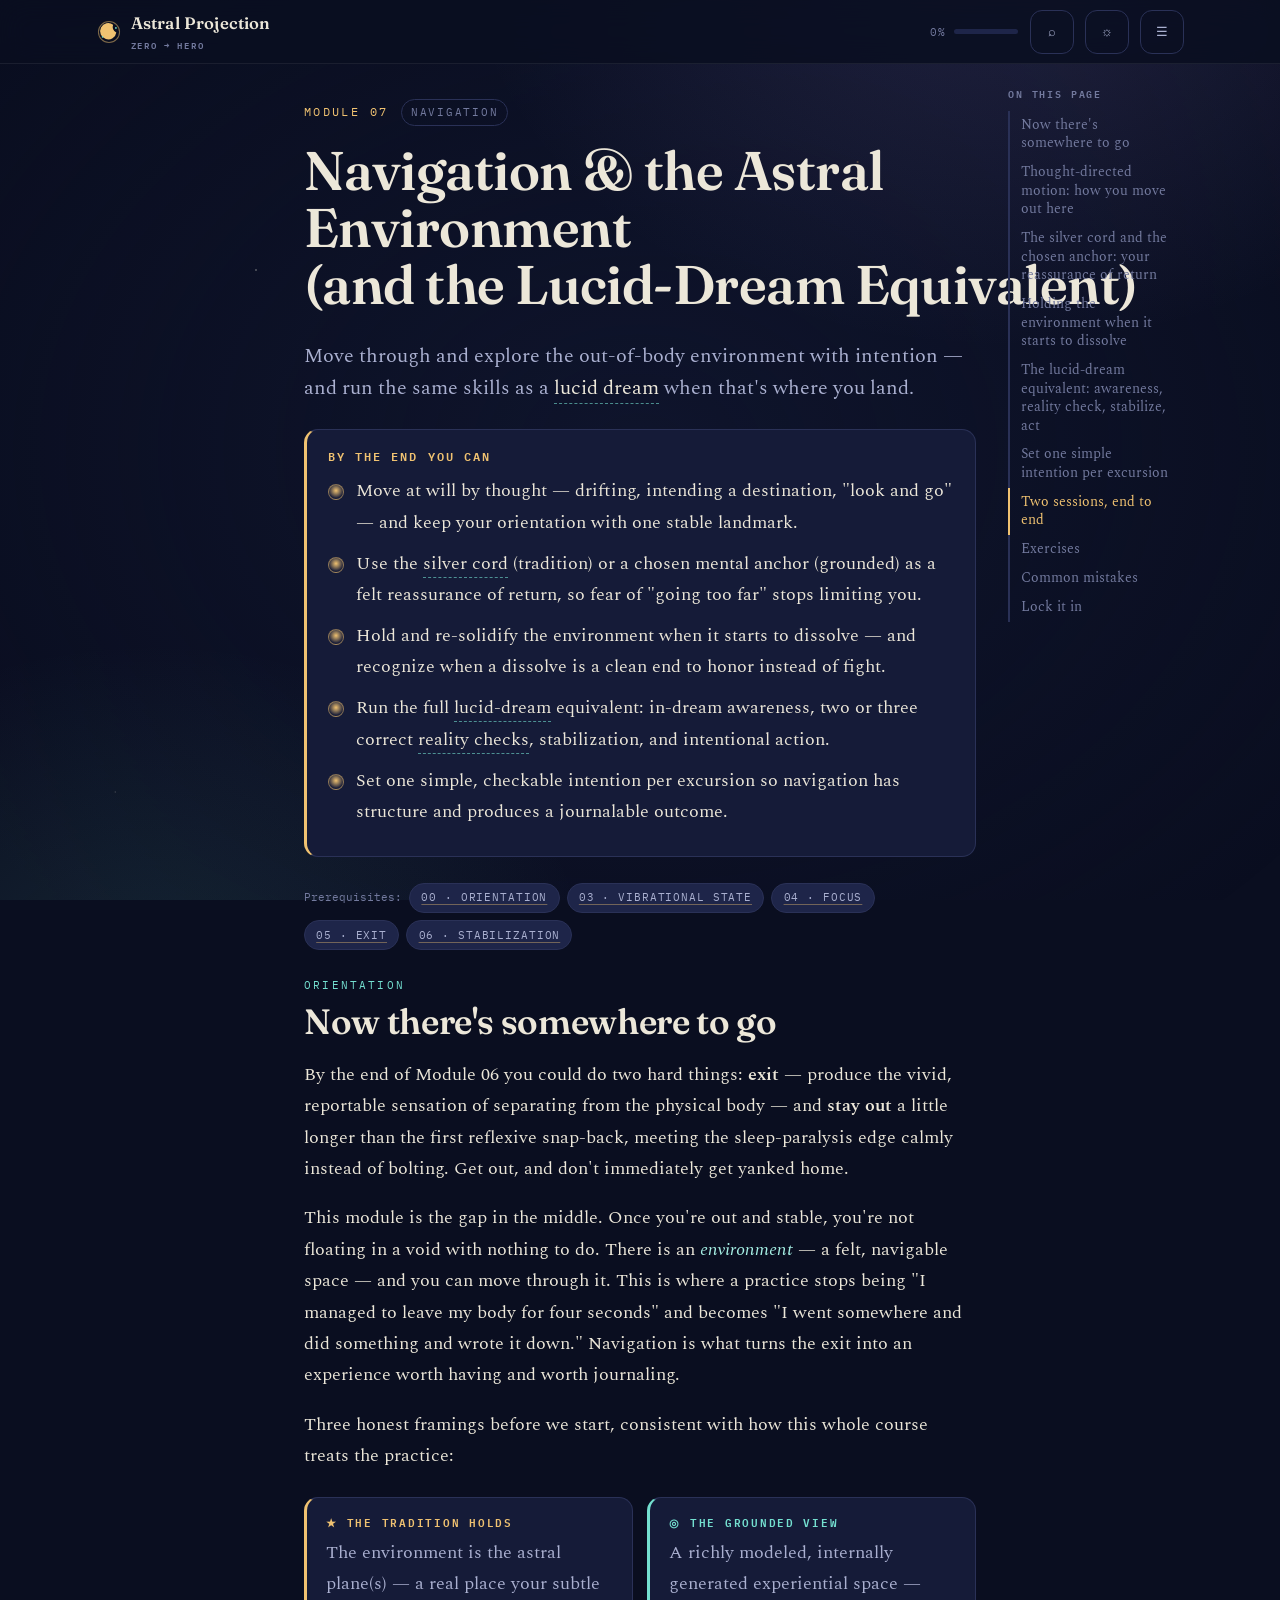
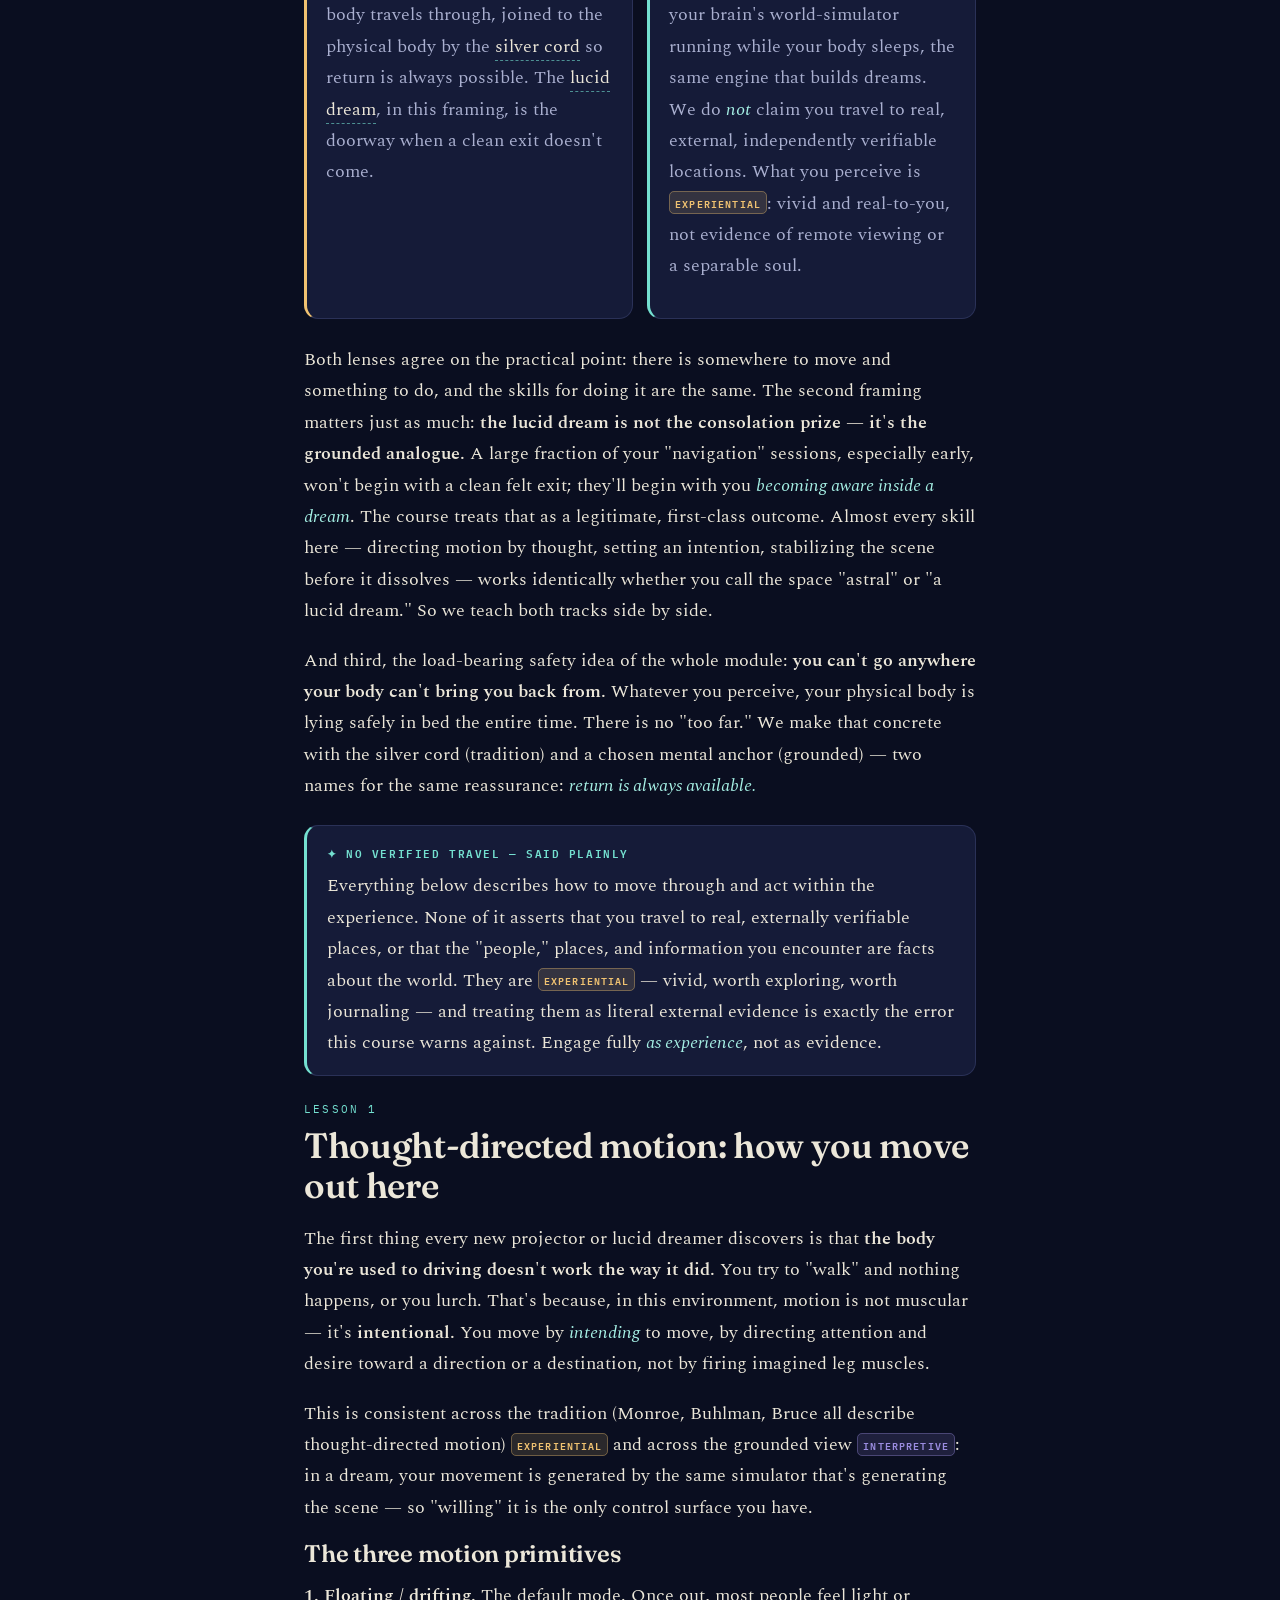
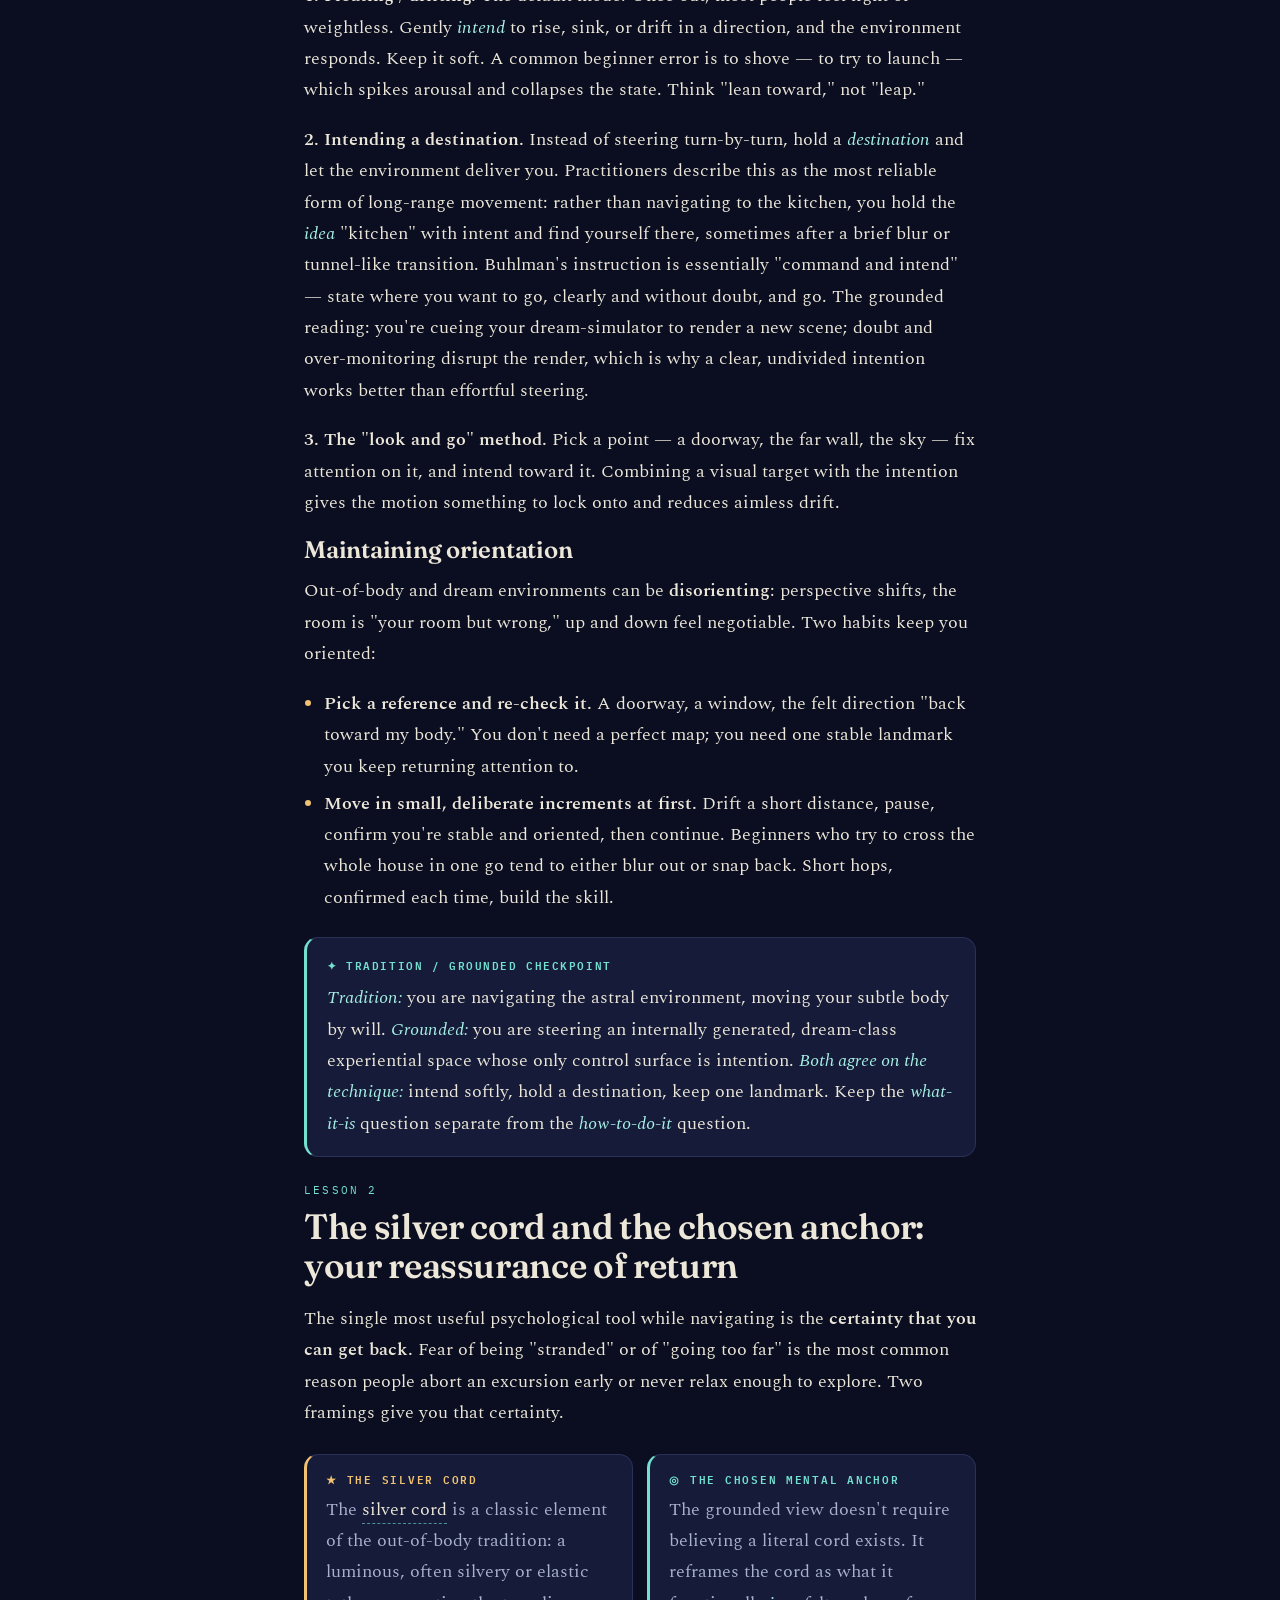
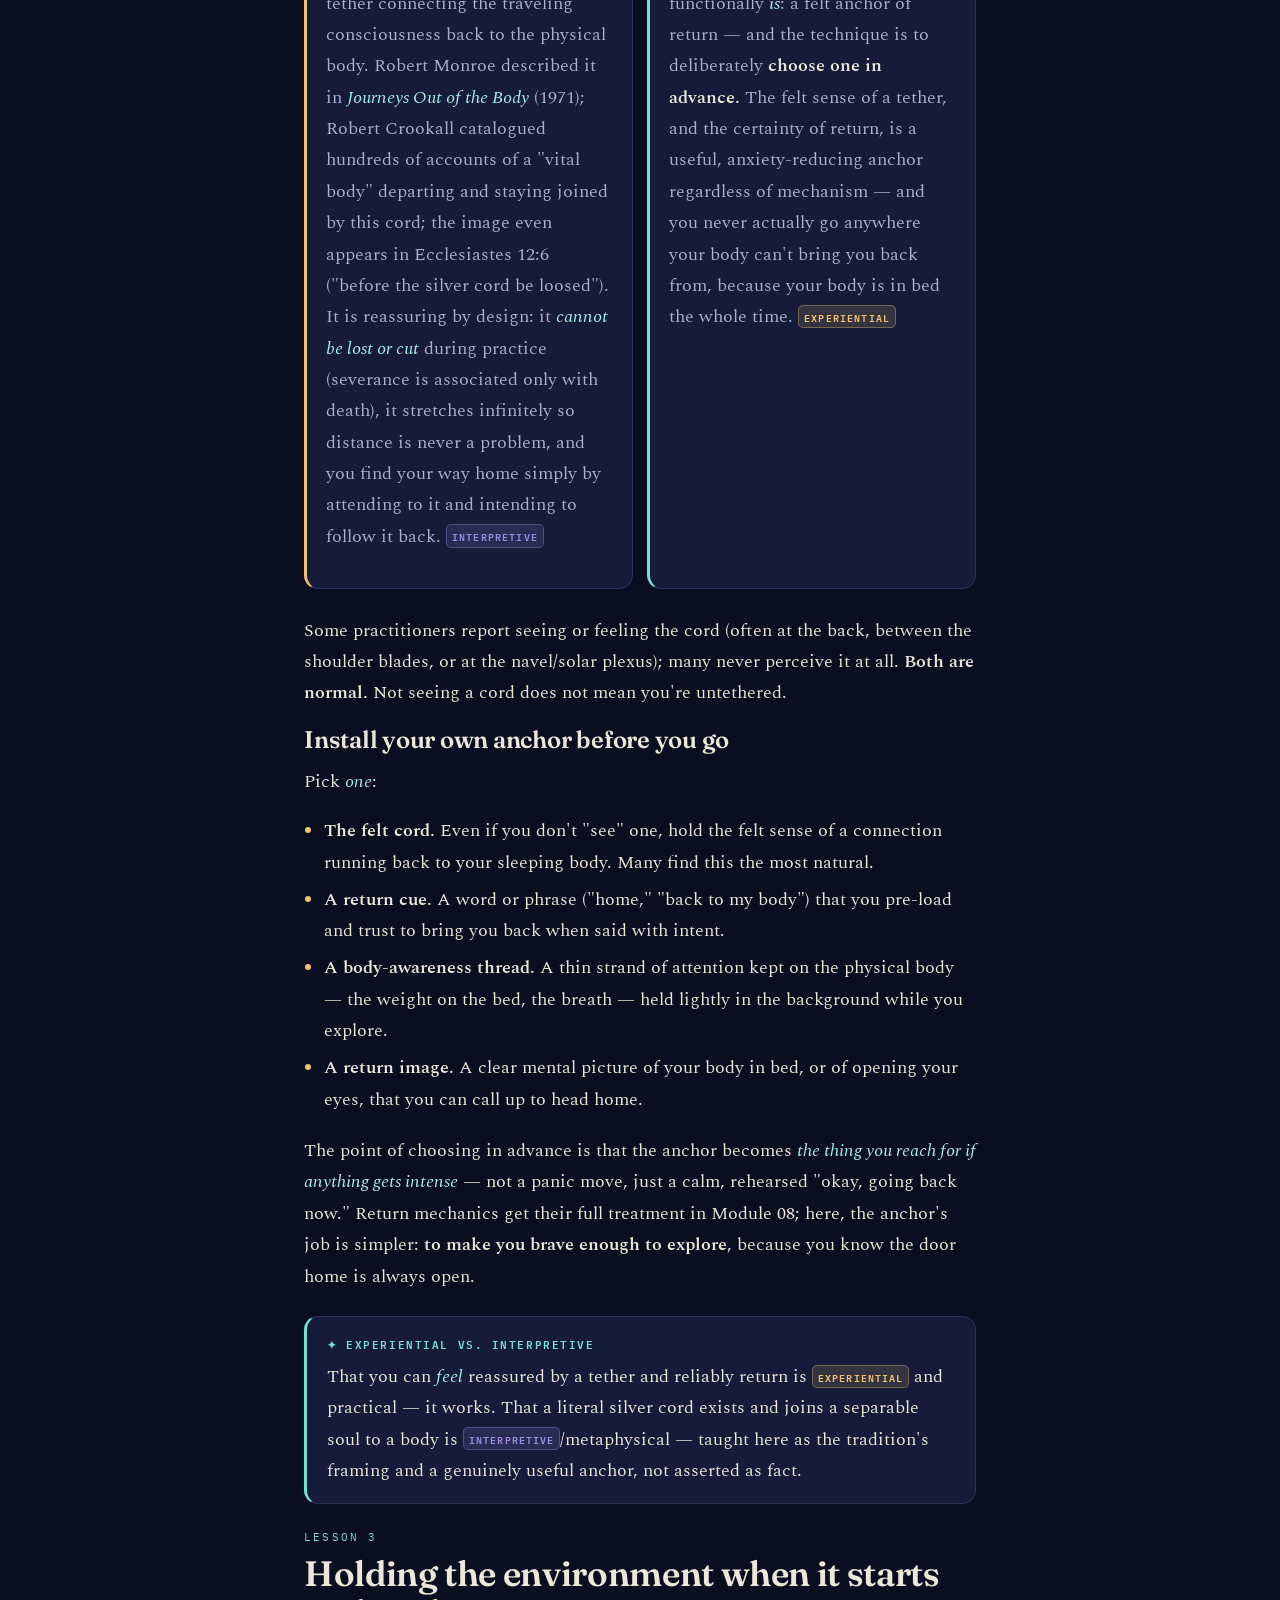
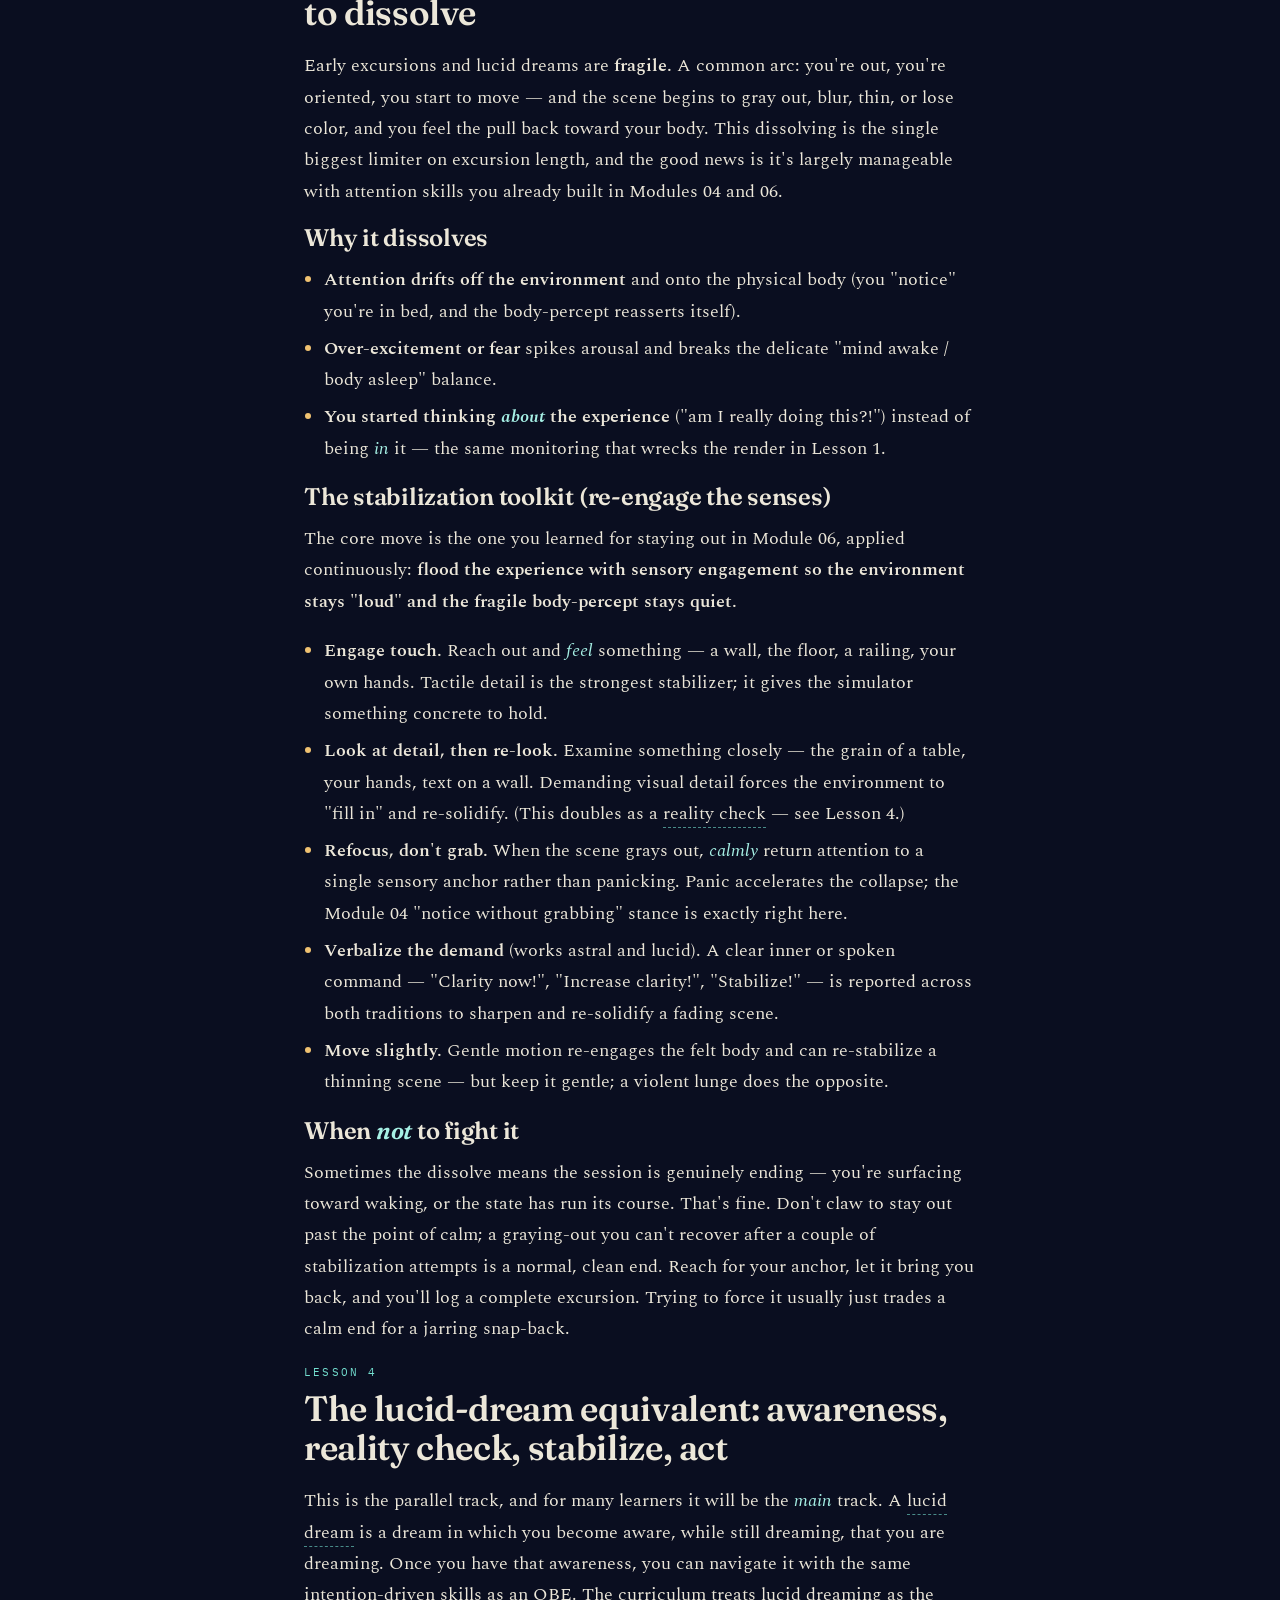
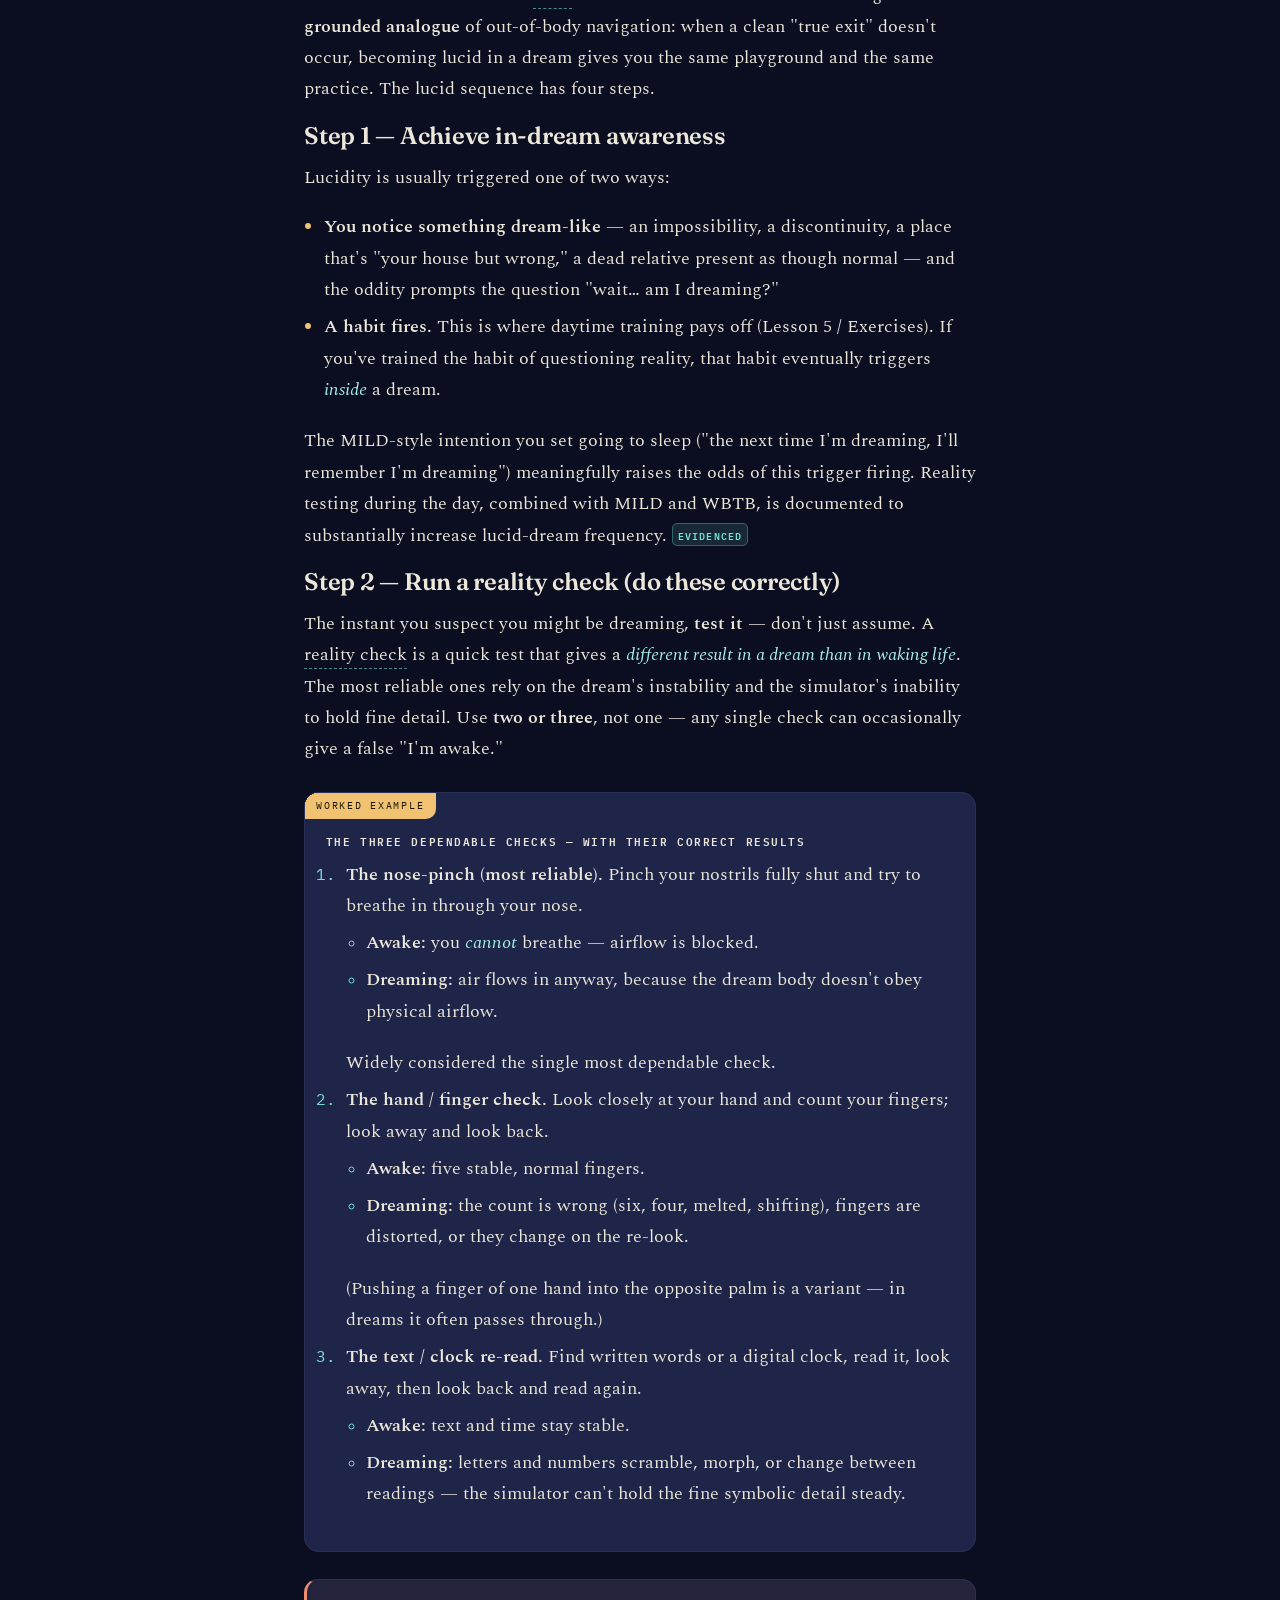
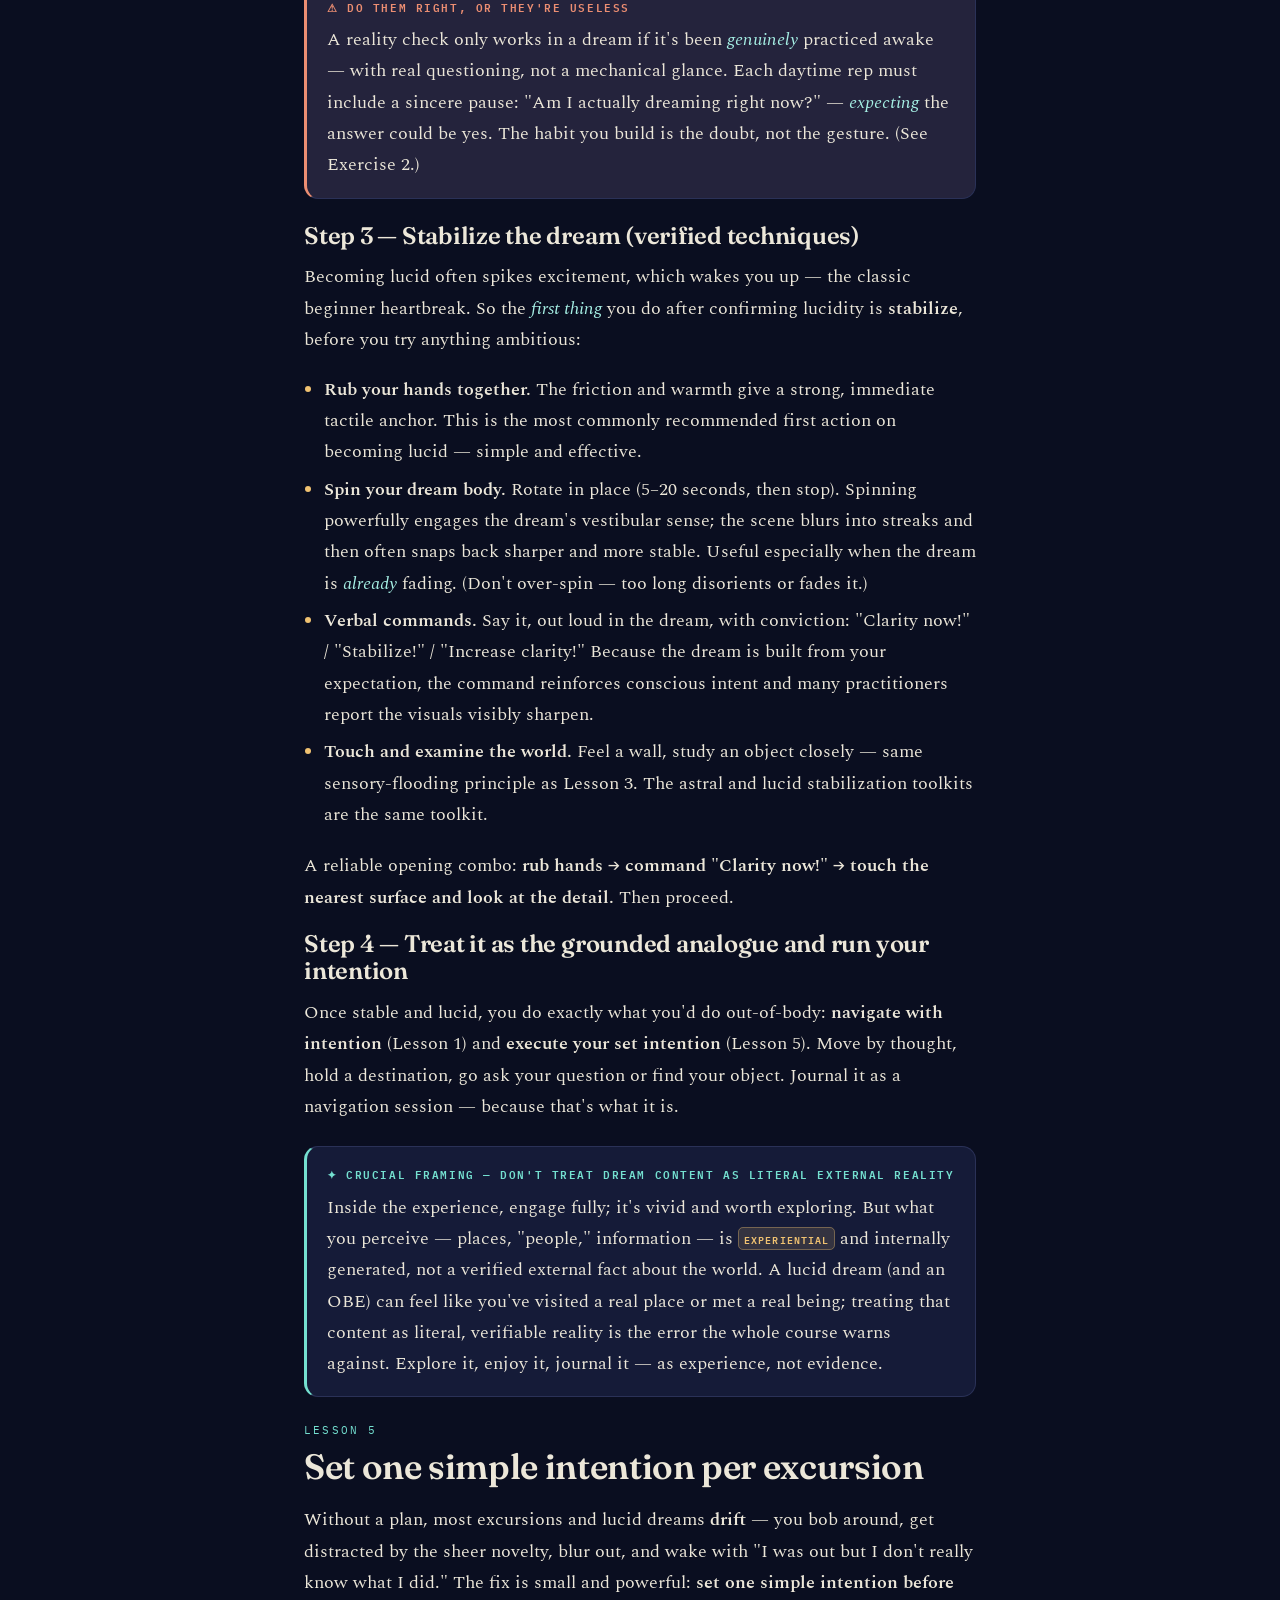
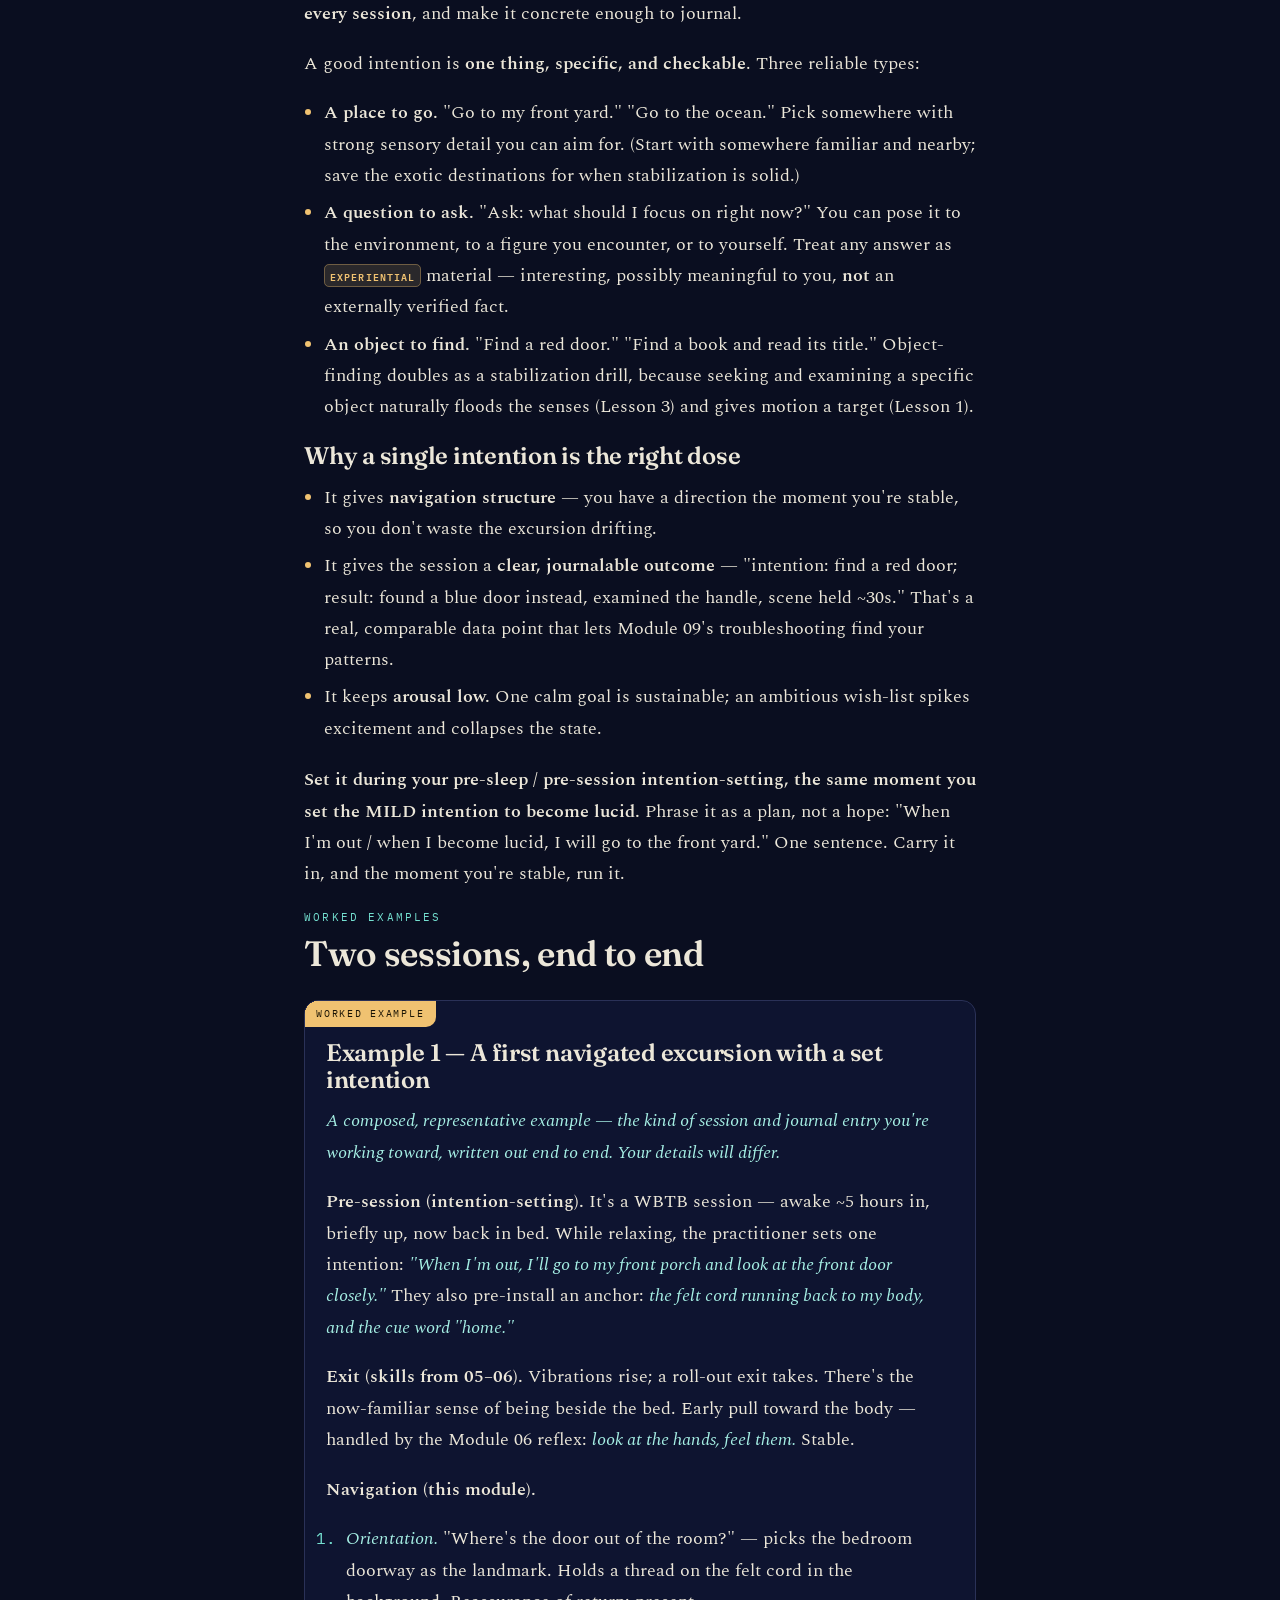
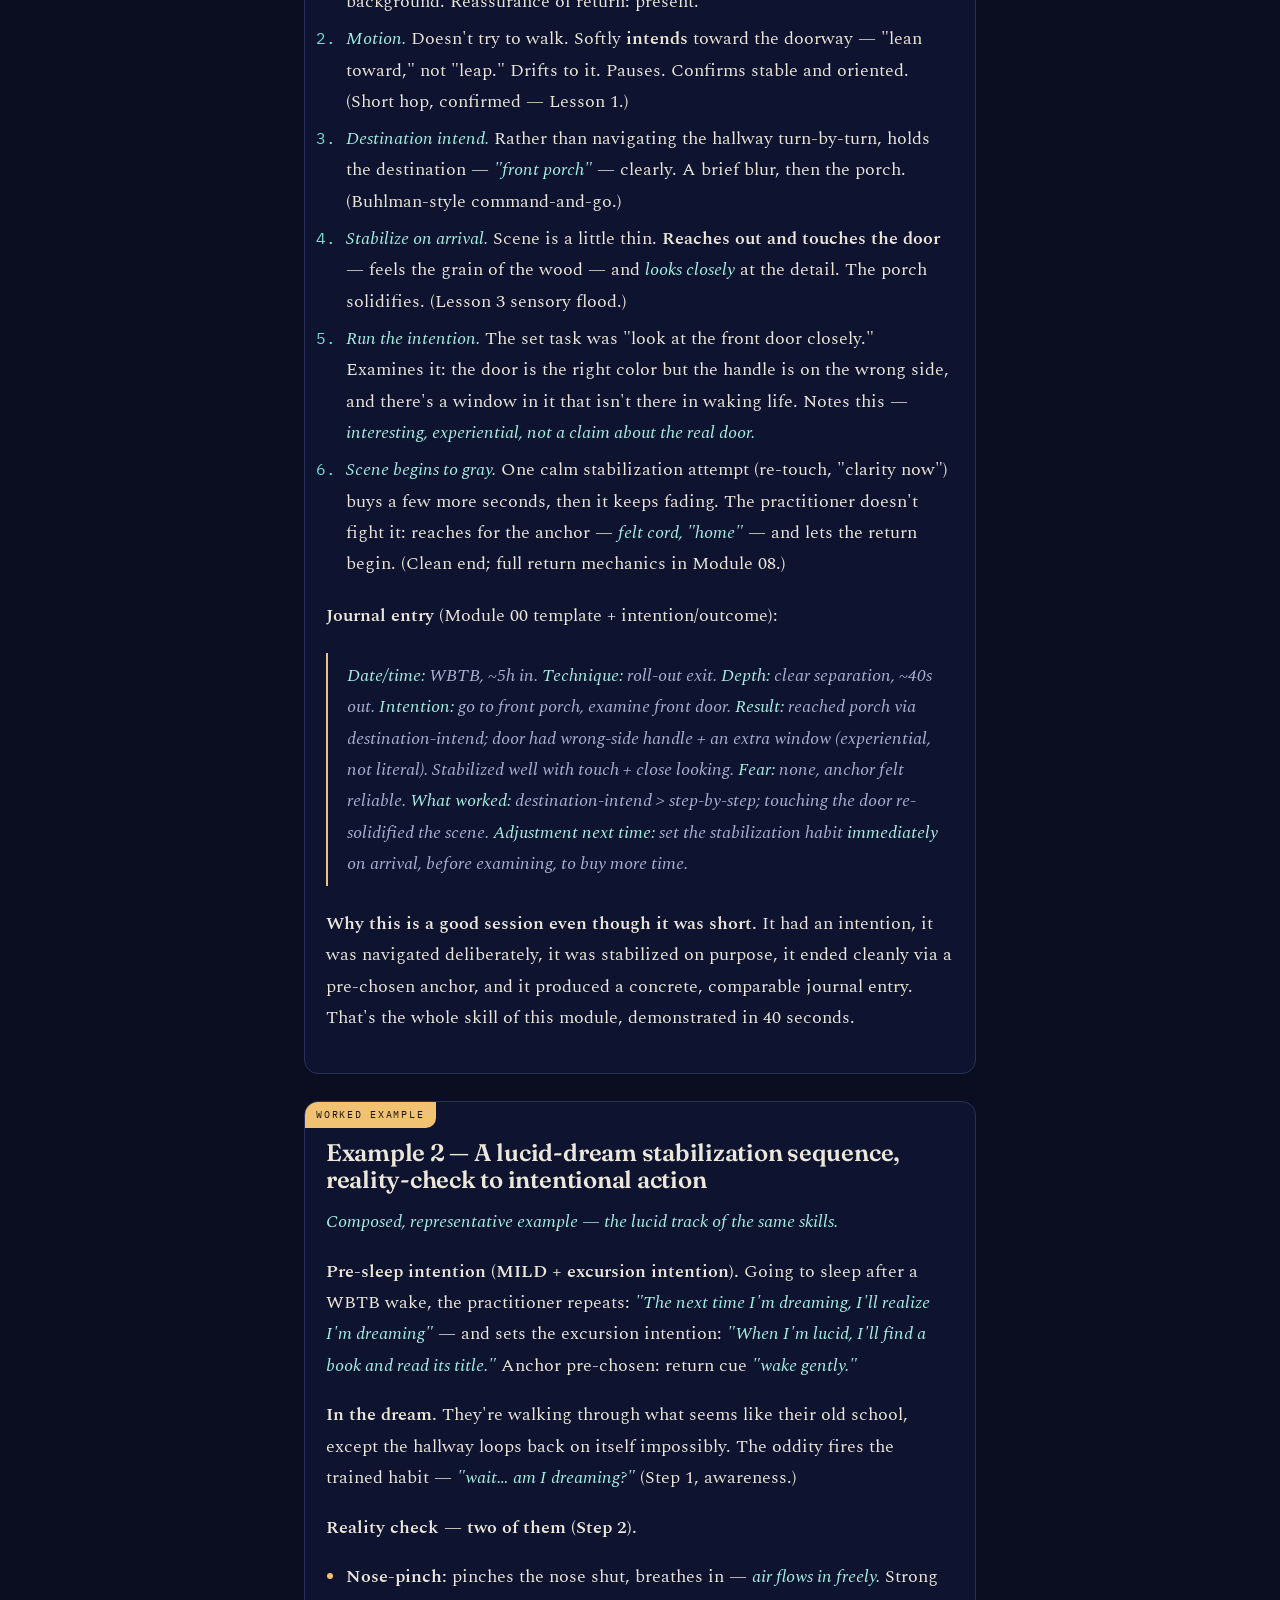
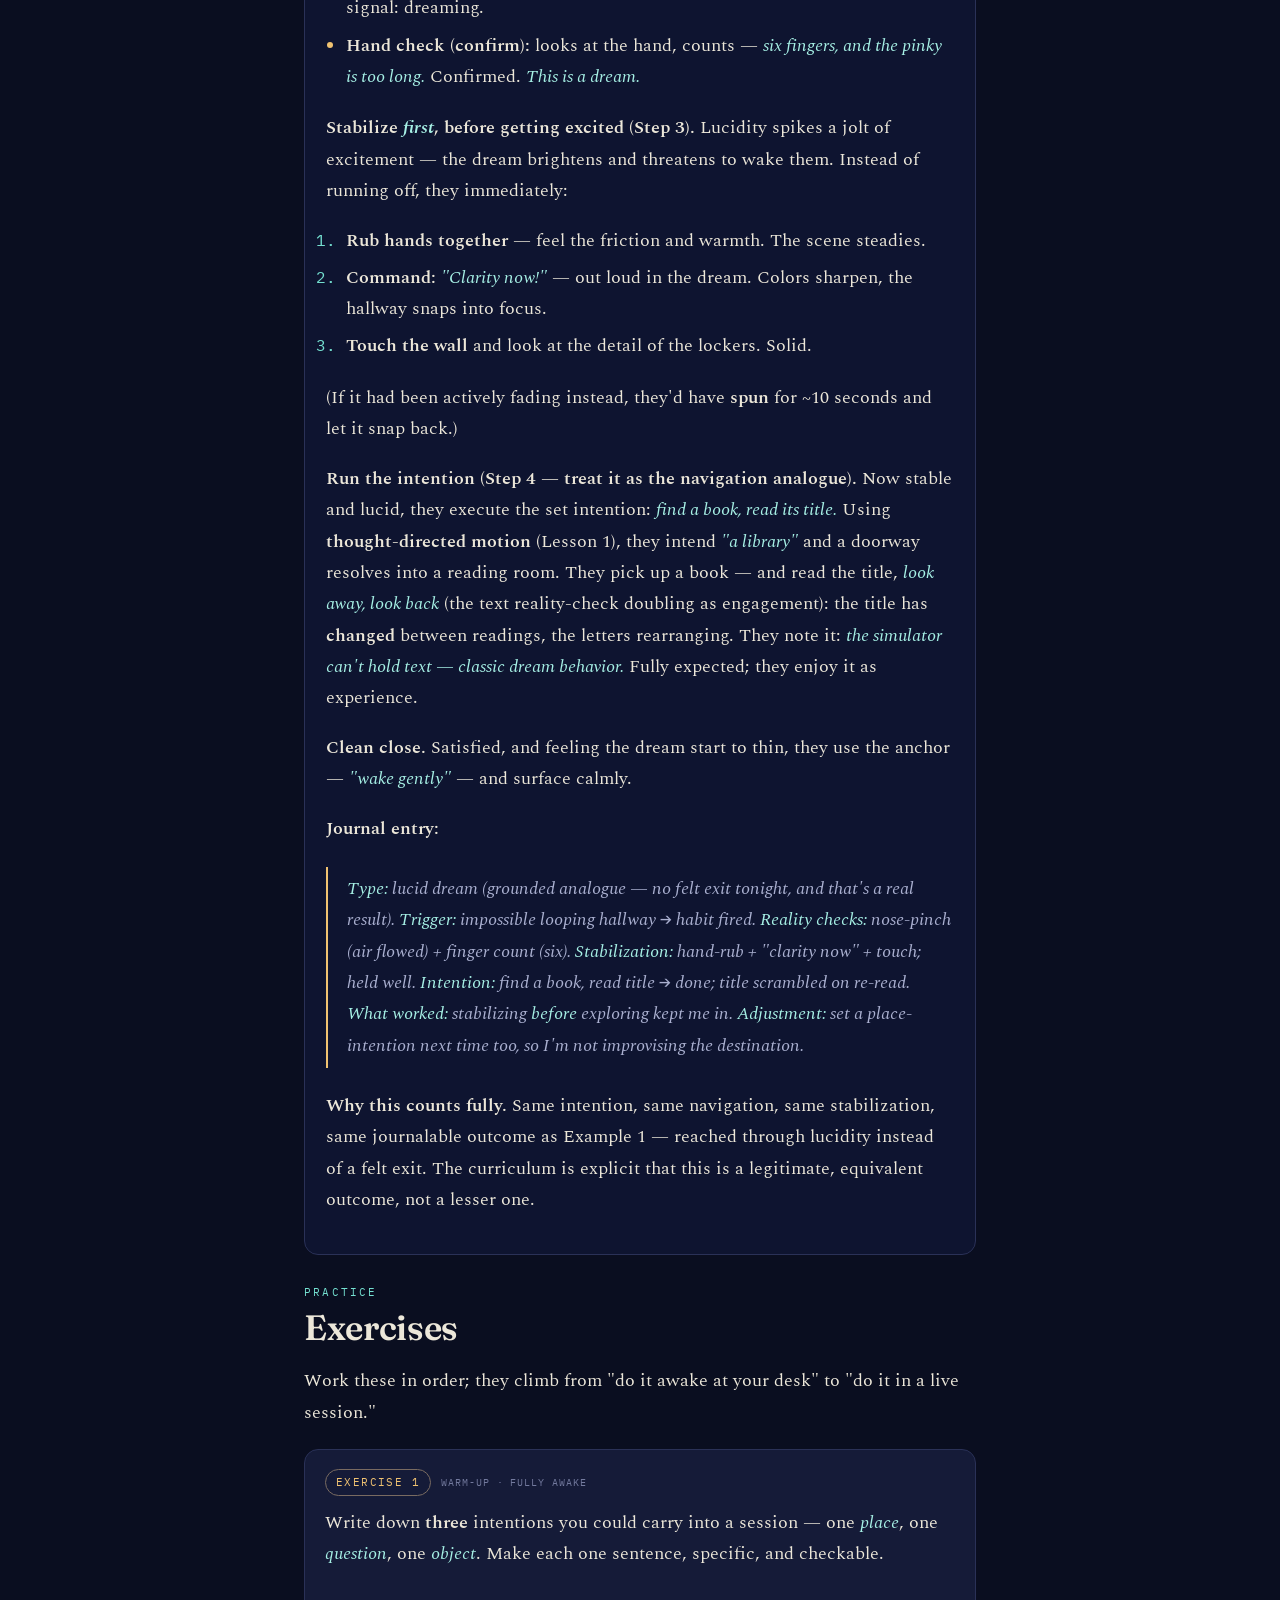
<file: docs/07-navigation-and-the-environment.html>
<!doctype html>
<html lang="en" data-theme="dark">
<head>
  <meta charset="utf-8">
  <meta name="viewport" content="width=device-width, initial-scale=1, viewport-fit=cover">
  <title>07 · Navigation & the Astral Environment — Astral Projection</title>
  <meta name="description" content="Move through the out-of-body environment with intention — thought-directed motion, the silver cord and a chosen anchor, stabilizing a dissolving scene, and the full lucid-dream equivalent with correct reality checks.">
  <link rel="preconnect" href="https://fonts.googleapis.com">
  <link rel="preconnect" href="https://fonts.gstatic.com" crossorigin>
  <link rel="stylesheet" href="assets/css/main.css">
  <link rel="icon" href="favicon.svg" type="image/svg+xml">
</head>
<body data-module="07-navigation-and-the-environment">
  <div class="skyfield"></div>
  <a class="skip-link" href="#main">Skip to content</a>

  <header class="site-header"><div class="site-header__bar">
    <a class="brand" href="index.html" aria-label="Astral Projection — home">
      <span class="brand__mark" aria-hidden="true">
        <svg viewBox="0 0 32 32" fill="none"><circle cx="16" cy="16" r="13" stroke="var(--accent)" stroke-width="1.3" opacity=".5"/><path d="M21 7a10 10 0 1 0 4 9.5A8 8 0 0 1 21 7Z" fill="var(--accent)"/><circle cx="24.5" cy="11" r="1.1" fill="var(--accent-2)"/><circle cx="8" cy="22" r="1" fill="var(--accent-2)"/></svg>
      </span>
      <span>Astral Projection<small>Zero → Hero</small></span>
    </a>
    <span class="header-spring"></span>
    <span class="header-progress"><span class="label" data-mini-pct>0%</span>
      <span class="mini-track"><span class="mini-fill" data-mini-fill></span></span></span>
    <button class="icon-btn" data-search-open aria-label="Search the course">⌕</button>
    <button class="icon-btn" data-theme-toggle aria-label="Toggle light or dark theme"><span data-theme-icon>☼</span></button>
    <button class="icon-btn" data-nav-open aria-label="Open module menu">☰</button>
  </div></header>

  <!-- nav sheet -->
  <div class="navsheet" aria-hidden="true">
    <div class="navsheet__scrim" data-nav-close></div>
    <nav class="navsheet__panel" aria-label="Course modules">
      <div style="display:flex;justify-content:space-between;align-items:center">
        <h3 style="margin-top:0">Course map</h3>
        <button class="icon-btn" data-nav-close aria-label="Close menu">✕</button>
      </div>
      <a data-module="home" href="index.html"><span class="num"><span>◆</span></span> Course home</a>
      <h3>Start here</h3>
      <a data-module="00-orientation" href="00-orientation.html"><span class="num"><span>00</span></span> Orientation</a>
      <h3>Modules</h3>
      <a data-module="01-relaxation-and-body-awareness" href="01-relaxation-and-body-awareness.html"><span class="num"><span>01</span></span> Relaxation & Body Awareness</a>
      <a data-module="02-threshold-and-sleep-timing" href="02-threshold-and-sleep-timing.html"><span class="num"><span>02</span></span> The Threshold & Timing</a>
      <a data-module="03-energy-and-vibrational-state" href="03-energy-and-vibrational-state.html"><span class="num"><span>03</span></span> Energy & the Vibrational State</a>
      <a data-module="04-focus-and-quieting-the-mind" href="04-focus-and-quieting-the-mind.html"><span class="num"><span>04</span></span> Focus & Quieting the Mind</a>
      <a data-module="05-separation-and-exit-techniques" href="05-separation-and-exit-techniques.html"><span class="num"><span>05</span></span> The Exit Techniques</a>
      <a data-module="06-stabilizing-and-fear-management" href="06-stabilizing-and-fear-management.html"><span class="num"><span>06</span></span> Stabilization & Fear</a>
      <a data-module="07-navigation-and-the-environment" href="07-navigation-and-the-environment.html" aria-current="page"><span class="num"><span>07</span></span> Navigation & the Environment</a>
      <a data-module="08-return-grounding-and-journaling" href="08-return-grounding-and-journaling.html"><span class="num"><span>08</span></span> Return, Grounding & Journaling</a>
      <a data-module="09-troubleshooting-and-reliable-practice" href="09-troubleshooting-and-reliable-practice.html"><span class="num"><span>09</span></span> Troubleshooting & Practice</a>
      <a data-module="10-advanced-practice-tradition-and-science" href="10-advanced-practice-tradition-and-science.html"><span class="num"><span>10</span></span> Advanced Practice & Science</a>
      <h3>Finish</h3>
      <a data-module="capstone" href="capstone.html"><span class="num"><span>★</span></span> Capstone: 30-Day Practice</a>
      <a data-module="reference" href="reference.html"><span class="num"><span>✦</span></span> Reference & Flashcards</a>
    </nav>
  </div>

  <!-- search -->
  <div class="searchbox" role="dialog" aria-modal="true" aria-label="Search">
    <div class="search-panel">
      <input type="search" placeholder="Search modules…  (press / anywhere)" aria-label="Search modules">
      <div class="search-results"></div>
    </div>
  </div>

  <main id="main" class="wrap">
    <div class="layout">
      <article class="content">

        <header class="module-header">
          <p class="kicker"><span class="module-no">MODULE 07</span> <span class="module-rung">Navigation</span></p>
          <h1>Navigation &amp; the Astral Environment <span style="white-space:nowrap">(and the Lucid-Dream Equivalent)</span></h1>
          <p class="module-promise">Move through and explore the out-of-body environment with intention — and run the same skills as a <span class="term" data-term="lucid dream">lucid dream</span> when that's where you land.</p>
          <div class="objectives">
            <h2>By the end you can</h2>
            <ul>
              <li>Move at will by thought — drifting, intending a destination, "look and go" — and keep your orientation with one stable landmark.</li>
              <li>Use the <span class="term" data-term="silver cord">silver cord</span> (tradition) or a chosen mental anchor (grounded) as a felt reassurance of return, so fear of "going too far" stops limiting you.</li>
              <li>Hold and re-solidify the environment when it starts to dissolve — and recognize when a dissolve is a clean end to honor instead of fight.</li>
              <li>Run the full <span class="term" data-term="lucid dream">lucid-dream</span> equivalent: in-dream awareness, two or three correct <span class="term" data-term="reality check">reality checks</span>, stabilization, and intentional action.</li>
              <li>Set one simple, checkable intention per excursion so navigation has structure and produces a journalable outcome.</li>
            </ul>
          </div>
          <p class="prereq-row">Prerequisites:
            <a class="chip" href="00-orientation.html">00 · Orientation</a>
            <a class="chip" href="03-energy-and-vibrational-state.html">03 · Vibrational State</a>
            <a class="chip" href="04-focus-and-quieting-the-mind.html">04 · Focus</a>
            <a class="chip" href="05-separation-and-exit-techniques.html">05 · Exit</a>
            <a class="chip" href="06-stabilizing-and-fear-management.html">06 · Stabilization</a>
          </p>
        </header>

        <section id="intro" data-track-section="intro">
          <p class="lesson-eyebrow">Orientation</p>
          <h2>Now there's somewhere to go</h2>
          <p>By the end of Module 06 you could do two hard things: <strong>exit</strong> — produce the vivid, reportable sensation of separating from the physical body — and <strong>stay out</strong> a little longer than the first reflexive snap-back, meeting the sleep-paralysis edge calmly instead of bolting. Get out, and don't immediately get yanked home.</p>
          <p>This module is the gap in the middle. Once you're out and stable, you're not floating in a void with nothing to do. There is an <em>environment</em> — a felt, navigable space — and you can move through it. This is where a practice stops being "I managed to leave my body for four seconds" and becomes "I went somewhere and did something and wrote it down." Navigation is what turns the exit into an experience worth having and worth journaling.</p>

          <p>Three honest framings before we start, consistent with how this whole course treats the practice:</p>
          <div class="lenses">
            <div class="lens lens-tradition">
              <h4>★ The tradition holds</h4>
              <p class="muted">The environment is the astral plane(s) — a real place your subtle body travels through, joined to the physical body by the <span class="term" data-term="silver cord">silver cord</span> so return is always possible. The <span class="term" data-term="lucid dream">lucid dream</span>, in this framing, is the doorway when a clean exit doesn't come.</p>
            </div>
            <div class="lens lens-grounded">
              <h4>◎ The grounded view</h4>
              <p class="muted">A richly modeled, internally generated experiential space — your brain's world-simulator running while your body sleeps, the same engine that builds dreams. We do <em>not</em> claim you travel to real, external, independently verifiable locations. What you perceive is <span class="tag tag-experiential">experiential</span>: vivid and real-to-you, not evidence of remote viewing or a separable soul.</p>
            </div>
          </div>
          <p>Both lenses agree on the practical point: there is somewhere to move and something to do, and the skills for doing it are the same. The second framing matters just as much: <strong>the lucid dream is not the consolation prize — it's the grounded analogue.</strong> A large fraction of your "navigation" sessions, especially early, won't begin with a clean felt exit; they'll begin with you <em>becoming aware inside a dream</em>. The course treats that as a legitimate, first-class outcome. Almost every skill here — directing motion by thought, setting an intention, stabilizing the scene before it dissolves — works identically whether you call the space "astral" or "a lucid dream." So we teach both tracks side by side.</p>
          <p>And third, the load-bearing safety idea of the whole module: <strong>you can't go anywhere your body can't bring you back from.</strong> Whatever you perceive, your physical body is lying safely in bed the entire time. There is no "too far." We make that concrete with the silver cord (tradition) and a chosen mental anchor (grounded) — two names for the same reassurance: <em>return is always available.</em></p>
          <div class="callout callout-note">
            <p class="callout-title">✦ No verified travel — said plainly</p>
            <p style="margin:0">Everything below describes how to move through and act within the experience. None of it asserts that you travel to real, externally verifiable places, or that the "people," places, and information you encounter are facts about the world. They are <span class="tag tag-experiential">experiential</span> — vivid, worth exploring, worth journaling — and treating them as literal external evidence is exactly the error this course warns against. Engage fully <em>as experience</em>, not as evidence.</p>
          </div>
        </section>

        <section id="thought-directed-motion" data-track-section="thought-directed-motion">
          <p class="lesson-eyebrow">Lesson 1</p>
          <h2>Thought-directed motion: how you move out here</h2>
          <p>The first thing every new projector or lucid dreamer discovers is that <strong>the body you're used to driving doesn't work the way it did.</strong> You try to "walk" and nothing happens, or you lurch. That's because, in this environment, motion is not muscular — it's <strong>intentional.</strong> You move by <em>intending</em> to move, by directing attention and desire toward a direction or a destination, not by firing imagined leg muscles.</p>
          <p>This is consistent across the tradition (Monroe, Buhlman, Bruce all describe thought-directed motion) <span class="tag tag-experiential">experiential</span> and across the grounded view <span class="tag tag-interpretive">interpretive</span>: in a dream, your movement is generated by the same simulator that's generating the scene — so "willing" it is the only control surface you have.</p>

          <h3>The three motion primitives</h3>
          <p><strong>1. Floating / drifting.</strong> The default mode. Once out, most people feel light or weightless. Gently <em>intend</em> to rise, sink, or drift in a direction, and the environment responds. Keep it soft. A common beginner error is to shove — to try to launch — which spikes arousal and collapses the state. Think "lean toward," not "leap."</p>
          <p><strong>2. Intending a destination.</strong> Instead of steering turn-by-turn, hold a <em>destination</em> and let the environment deliver you. Practitioners describe this as the most reliable form of long-range movement: rather than navigating to the kitchen, you hold the <em>idea</em> "kitchen" with intent and find yourself there, sometimes after a brief blur or tunnel-like transition. Buhlman's instruction is essentially "command and intend" — state where you want to go, clearly and without doubt, and go. The grounded reading: you're cueing your dream-simulator to render a new scene; doubt and over-monitoring disrupt the render, which is why a clear, undivided intention works better than effortful steering.</p>
          <p><strong>3. The "look and go" method.</strong> Pick a point — a doorway, the far wall, the sky — fix attention on it, and intend toward it. Combining a visual target with the intention gives the motion something to lock onto and reduces aimless drift.</p>

          <h3>Maintaining orientation</h3>
          <p>Out-of-body and dream environments can be <strong>disorienting</strong>: perspective shifts, the room is "your room but wrong," up and down feel negotiable. Two habits keep you oriented:</p>
          <ul>
            <li><strong>Pick a reference and re-check it.</strong> A doorway, a window, the felt direction "back toward my body." You don't need a perfect map; you need one stable landmark you keep returning attention to.</li>
            <li><strong>Move in small, deliberate increments at first.</strong> Drift a short distance, pause, confirm you're stable and oriented, then continue. Beginners who try to cross the whole house in one go tend to either blur out or snap back. Short hops, confirmed each time, build the skill.</li>
          </ul>
          <div class="callout callout-note">
            <p class="callout-title">✦ Tradition / grounded checkpoint</p>
            <p style="margin:0"><em>Tradition:</em> you are navigating the astral environment, moving your subtle body by will. <em>Grounded:</em> you are steering an internally generated, dream-class experiential space whose only control surface is intention. <em>Both agree on the technique:</em> intend softly, hold a destination, keep one landmark. Keep the <em>what-it-is</em> question separate from the <em>how-to-do-it</em> question.</p>
          </div>
        </section>

        <section id="silver-cord-and-anchor" data-track-section="silver-cord-and-anchor">
          <p class="lesson-eyebrow">Lesson 2</p>
          <h2>The silver cord and the chosen anchor: your reassurance of return</h2>
          <p>The single most useful psychological tool while navigating is the <strong>certainty that you can get back.</strong> Fear of being "stranded" or of "going too far" is the most common reason people abort an excursion early or never relax enough to explore. Two framings give you that certainty.</p>

          <div class="lenses">
            <div class="lens lens-tradition">
              <h4>★ The silver cord</h4>
              <p class="muted">The <span class="term" data-term="silver cord">silver cord</span> is a classic element of the out-of-body tradition: a luminous, often silvery or elastic tether connecting the traveling consciousness back to the physical body. Robert Monroe described it in <em>Journeys Out of the Body</em> (1971); Robert Crookall catalogued hundreds of accounts of a "vital body" departing and staying joined by this cord; the image even appears in Ecclesiastes 12:6 ("before the silver cord be loosed"). It is reassuring by design: it <em>cannot be lost or cut</em> during practice (severance is associated only with death), it stretches infinitely so distance is never a problem, and you find your way home simply by attending to it and intending to follow it back. <span class="tag tag-interpretive">interpretive</span></p>
            </div>
            <div class="lens lens-grounded">
              <h4>◎ The chosen mental anchor</h4>
              <p class="muted">The grounded view doesn't require believing a literal cord exists. It reframes the cord as what it functionally <em>is</em>: a felt anchor of return — and the technique is to deliberately <strong>choose one in advance.</strong> The felt sense of a tether, and the certainty of return, is a useful, anxiety-reducing anchor regardless of mechanism — and you never actually go anywhere your body can't bring you back from, because your body is in bed the whole time. <span class="tag tag-experiential">experiential</span></p>
            </div>
          </div>

          <p>Some practitioners report seeing or feeling the cord (often at the back, between the shoulder blades, or at the navel/solar plexus); many never perceive it at all. <strong>Both are normal.</strong> Not seeing a cord does not mean you're untethered.</p>

          <h3>Install your own anchor before you go</h3>
          <p>Pick <em>one</em>:</p>
          <ul>
            <li><strong>The felt cord.</strong> Even if you don't "see" one, hold the felt sense of a connection running back to your sleeping body. Many find this the most natural.</li>
            <li><strong>A return cue.</strong> A word or phrase ("home," "back to my body") that you pre-load and trust to bring you back when said with intent.</li>
            <li><strong>A body-awareness thread.</strong> A thin strand of attention kept on the physical body — the weight on the bed, the breath — held lightly in the background while you explore.</li>
            <li><strong>A return image.</strong> A clear mental picture of your body in bed, or of opening your eyes, that you can call up to head home.</li>
          </ul>
          <p>The point of choosing in advance is that the anchor becomes <em>the thing you reach for if anything gets intense</em> — not a panic move, just a calm, rehearsed "okay, going back now." Return mechanics get their full treatment in Module 08; here, the anchor's job is simpler: <strong>to make you brave enough to explore</strong>, because you know the door home is always open.</p>
          <div class="callout callout-note">
            <p class="callout-title">✦ Experiential vs. interpretive</p>
            <p style="margin:0">That you can <em>feel</em> reassured by a tether and reliably return is <span class="tag tag-experiential">experiential</span> and practical — it works. That a literal silver cord exists and joins a separable soul to a body is <span class="tag tag-interpretive">interpretive</span>/metaphysical — taught here as the tradition's framing and a genuinely useful anchor, not asserted as fact.</p>
          </div>
        </section>

        <section id="holding-the-environment" data-track-section="holding-the-environment">
          <p class="lesson-eyebrow">Lesson 3</p>
          <h2>Holding the environment when it starts to dissolve</h2>
          <p>Early excursions and lucid dreams are <strong>fragile.</strong> A common arc: you're out, you're oriented, you start to move — and the scene begins to gray out, blur, thin, or lose color, and you feel the pull back toward your body. This dissolving is the single biggest limiter on excursion length, and the good news is it's largely manageable with attention skills you already built in Modules 04 and 06.</p>

          <h3>Why it dissolves</h3>
          <ul>
            <li><strong>Attention drifts off the environment</strong> and onto the physical body (you "notice" you're in bed, and the body-percept reasserts itself).</li>
            <li><strong>Over-excitement or fear</strong> spikes arousal and breaks the delicate "mind awake / body asleep" balance.</li>
            <li><strong>You started thinking <em>about</em> the experience</strong> ("am I really doing this?!") instead of being <em>in</em> it — the same monitoring that wrecks the render in Lesson 1.</li>
          </ul>

          <h3>The stabilization toolkit (re-engage the senses)</h3>
          <p>The core move is the one you learned for staying out in Module 06, applied continuously: <strong>flood the experience with sensory engagement so the environment stays "loud" and the fragile body-percept stays quiet.</strong></p>
          <ul>
            <li><strong>Engage touch.</strong> Reach out and <em>feel</em> something — a wall, the floor, a railing, your own hands. Tactile detail is the strongest stabilizer; it gives the simulator something concrete to hold.</li>
            <li><strong>Look at detail, then re-look.</strong> Examine something closely — the grain of a table, your hands, text on a wall. Demanding visual detail forces the environment to "fill in" and re-solidify. (This doubles as a <span class="term" data-term="reality check">reality check</span> — see Lesson 4.)</li>
            <li><strong>Refocus, don't grab.</strong> When the scene grays out, <em>calmly</em> return attention to a single sensory anchor rather than panicking. Panic accelerates the collapse; the Module 04 "notice without grabbing" stance is exactly right here.</li>
            <li><strong>Verbalize the demand</strong> (works astral and lucid). A clear inner or spoken command — "Clarity now!", "Increase clarity!", "Stabilize!" — is reported across both traditions to sharpen and re-solidify a fading scene.</li>
            <li><strong>Move slightly.</strong> Gentle motion re-engages the felt body and can re-stabilize a thinning scene — but keep it gentle; a violent lunge does the opposite.</li>
          </ul>

          <h3>When <em>not</em> to fight it</h3>
          <p>Sometimes the dissolve means the session is genuinely ending — you're surfacing toward waking, or the state has run its course. That's fine. Don't claw to stay out past the point of calm; a graying-out you can't recover after a couple of stabilization attempts is a normal, clean end. Reach for your anchor, let it bring you back, and you'll log a complete excursion. Trying to force it usually just trades a calm end for a jarring snap-back.</p>
        </section>

        <section id="lucid-dream-equivalent" data-track-section="lucid-dream-equivalent">
          <p class="lesson-eyebrow">Lesson 4</p>
          <h2>The lucid-dream equivalent: awareness, reality check, stabilize, act</h2>
          <p>This is the parallel track, and for many learners it will be the <em>main</em> track. A <span class="term" data-term="lucid dream">lucid dream</span> is a dream in which you become aware, while still dreaming, that you are dreaming. Once you have that awareness, you can navigate it with the same intention-driven skills as an <span class="term" data-term="obe">OBE</span>. The curriculum treats lucid dreaming as the <strong>grounded analogue</strong> of out-of-body navigation: when a clean "true exit" doesn't occur, becoming lucid in a dream gives you the same playground and the same practice. The lucid sequence has four steps.</p>

          <h3>Step 1 — Achieve in-dream awareness</h3>
          <p>Lucidity is usually triggered one of two ways:</p>
          <ul>
            <li><strong>You notice something dream-like</strong> — an impossibility, a discontinuity, a place that's "your house but wrong," a dead relative present as though normal — and the oddity prompts the question "wait… am I dreaming?"</li>
            <li><strong>A habit fires.</strong> This is where daytime training pays off (Lesson 5 / Exercises). If you've trained the habit of questioning reality, that habit eventually triggers <em>inside</em> a dream.</li>
          </ul>
          <p>The MILD-style intention you set going to sleep ("the next time I'm dreaming, I'll remember I'm dreaming") meaningfully raises the odds of this trigger firing. Reality testing during the day, combined with MILD and WBTB, is documented to substantially increase lucid-dream frequency. <span class="tag tag-evidenced">evidenced</span></p>

          <h3>Step 2 — Run a reality check (do these correctly)</h3>
          <p>The instant you suspect you might be dreaming, <strong>test it</strong> — don't just assume. A <span class="term" data-term="reality check">reality check</span> is a quick test that gives a <em>different result in a dream than in waking life</em>. The most reliable ones rely on the dream's instability and the simulator's inability to hold fine detail. Use <strong>two or three</strong>, not one — any single check can occasionally give a false "I'm awake."</p>
          <div class="worked-example worked-example--alt">
            <p class="callout-title">The three dependable checks — with their correct results</p>
            <ol>
              <li><strong>The nose-pinch (most reliable).</strong> Pinch your nostrils fully shut and try to breathe in through your nose.
                <ul>
                  <li><strong>Awake:</strong> you <em>cannot</em> breathe — airflow is blocked.</li>
                  <li><strong>Dreaming:</strong> air flows in anyway, because the dream body doesn't obey physical airflow.</li>
                </ul>
                Widely considered the single most dependable check.</li>
              <li><strong>The hand / finger check.</strong> Look closely at your hand and count your fingers; look away and look back.
                <ul>
                  <li><strong>Awake:</strong> five stable, normal fingers.</li>
                  <li><strong>Dreaming:</strong> the count is wrong (six, four, melted, shifting), fingers are distorted, or they change on the re-look.</li>
                </ul>
                (Pushing a finger of one hand into the opposite palm is a variant — in dreams it often passes through.)</li>
              <li><strong>The text / clock re-read.</strong> Find written words or a digital clock, read it, look away, then look back and read again.
                <ul>
                  <li><strong>Awake:</strong> text and time stay stable.</li>
                  <li><strong>Dreaming:</strong> letters and numbers scramble, morph, or change between readings — the simulator can't hold the fine symbolic detail steady.</li>
                </ul>
              </li>
            </ol>
          </div>
          <div class="callout callout-mistakes">
            <p class="callout-title">⚠ Do them right, or they're useless</p>
            <p style="margin:0">A reality check only works in a dream if it's been <em>genuinely</em> practiced awake — with real questioning, not a mechanical glance. Each daytime rep must include a sincere pause: "Am I actually dreaming right now?" — <em>expecting</em> the answer could be yes. The habit you build is the doubt, not the gesture. (See Exercise 2.)</p>
          </div>

          <h3>Step 3 — Stabilize the dream (verified techniques)</h3>
          <p>Becoming lucid often spikes excitement, which wakes you up — the classic beginner heartbreak. So the <em>first thing</em> you do after confirming lucidity is <strong>stabilize</strong>, before you try anything ambitious:</p>
          <ul>
            <li><strong>Rub your hands together.</strong> The friction and warmth give a strong, immediate tactile anchor. This is the most commonly recommended first action on becoming lucid — simple and effective.</li>
            <li><strong>Spin your dream body.</strong> Rotate in place (5–20 seconds, then stop). Spinning powerfully engages the dream's vestibular sense; the scene blurs into streaks and then often snaps back sharper and more stable. Useful especially when the dream is <em>already</em> fading. (Don't over-spin — too long disorients or fades it.)</li>
            <li><strong>Verbal commands.</strong> Say it, out loud in the dream, with conviction: "Clarity now!" / "Stabilize!" / "Increase clarity!" Because the dream is built from your expectation, the command reinforces conscious intent and many practitioners report the visuals visibly sharpen.</li>
            <li><strong>Touch and examine the world.</strong> Feel a wall, study an object closely — same sensory-flooding principle as Lesson 3. The astral and lucid stabilization toolkits are the same toolkit.</li>
          </ul>
          <p>A reliable opening combo: <strong>rub hands → command "Clarity now!" → touch the nearest surface and look at the detail.</strong> Then proceed.</p>

          <h3>Step 4 — Treat it as the grounded analogue and run your intention</h3>
          <p>Once stable and lucid, you do exactly what you'd do out-of-body: <strong>navigate with intention</strong> (Lesson 1) and <strong>execute your set intention</strong> (Lesson 5). Move by thought, hold a destination, go ask your question or find your object. Journal it as a navigation session — because that's what it is.</p>
          <div class="callout callout-note">
            <p class="callout-title">✦ Crucial framing — don't treat dream content as literal external reality</p>
            <p style="margin:0">Inside the experience, engage fully; it's vivid and worth exploring. But what you perceive — places, "people," information — is <span class="tag tag-experiential">experiential</span> and internally generated, not a verified external fact about the world. A lucid dream (and an OBE) can feel like you've visited a real place or met a real being; treating that content as literal, verifiable reality is the error the whole course warns against. Explore it, enjoy it, journal it — as experience, not evidence.</p>
          </div>
        </section>

        <section id="one-intention" data-track-section="one-intention">
          <p class="lesson-eyebrow">Lesson 5</p>
          <h2>Set one simple intention per excursion</h2>
          <p>Without a plan, most excursions and lucid dreams <strong>drift</strong> — you bob around, get distracted by the sheer novelty, blur out, and wake with "I was out but I don't really know what I did." The fix is small and powerful: <strong>set one simple intention before every session</strong>, and make it concrete enough to journal.</p>
          <p>A good intention is <strong>one thing, specific, and checkable</strong>. Three reliable types:</p>
          <ul>
            <li><strong>A place to go.</strong> "Go to my front yard." "Go to the ocean." Pick somewhere with strong sensory detail you can aim for. (Start with somewhere familiar and nearby; save the exotic destinations for when stabilization is solid.)</li>
            <li><strong>A question to ask.</strong> "Ask: what should I focus on right now?" You can pose it to the environment, to a figure you encounter, or to yourself. Treat any answer as <span class="tag tag-experiential">experiential</span> material — interesting, possibly meaningful to you, <strong>not</strong> an externally verified fact.</li>
            <li><strong>An object to find.</strong> "Find a red door." "Find a book and read its title." Object-finding doubles as a stabilization drill, because seeking and examining a specific object naturally floods the senses (Lesson 3) and gives motion a target (Lesson 1).</li>
          </ul>
          <h3>Why a single intention is the right dose</h3>
          <ul>
            <li>It gives <strong>navigation structure</strong> — you have a direction the moment you're stable, so you don't waste the excursion drifting.</li>
            <li>It gives the session a <strong>clear, journalable outcome</strong> — "intention: find a red door; result: found a blue door instead, examined the handle, scene held ~30s." That's a real, comparable data point that lets Module 09's troubleshooting find your patterns.</li>
            <li>It keeps <strong>arousal low.</strong> One calm goal is sustainable; an ambitious wish-list spikes excitement and collapses the state.</li>
          </ul>
          <p><strong>Set it during your pre-sleep / pre-session intention-setting, the same moment you set the MILD intention to become lucid.</strong> Phrase it as a plan, not a hope: "When I'm out / when I become lucid, I will go to the front yard." One sentence. Carry it in, and the moment you're stable, run it.</p>
        </section>

        <section id="worked-examples" data-track-section="worked-examples">
          <p class="lesson-eyebrow">Worked examples</p>
          <h2>Two sessions, end to end</h2>

          <div class="worked-example">
            <h3>Example 1 — A first navigated excursion with a set intention</h3>
            <p><em>A composed, representative example — the kind of session and journal entry you're working toward, written out end to end. Your details will differ.</em></p>
            <p><strong>Pre-session (intention-setting).</strong> It's a WBTB session — awake ~5 hours in, briefly up, now back in bed. While relaxing, the practitioner sets one intention: <em>"When I'm out, I'll go to my front porch and look at the front door closely."</em> They also pre-install an anchor: <em>the felt cord running back to my body, and the cue word "home."</em></p>
            <p><strong>Exit (skills from 05–06).</strong> Vibrations rise; a roll-out exit takes. There's the now-familiar sense of being beside the bed. Early pull toward the body — handled by the Module 06 reflex: <em>look at the hands, feel them.</em> Stable.</p>
            <p><strong>Navigation (this module).</strong></p>
            <ol>
              <li><em>Orientation.</em> "Where's the door out of the room?" — picks the bedroom doorway as the landmark. Holds a thread on the felt cord in the background. Reassurance of return: present.</li>
              <li><em>Motion.</em> Doesn't try to walk. Softly <strong>intends</strong> toward the doorway — "lean toward," not "leap." Drifts to it. Pauses. Confirms stable and oriented. (Short hop, confirmed — Lesson 1.)</li>
              <li><em>Destination intend.</em> Rather than navigating the hallway turn-by-turn, holds the destination — <em>"front porch"</em> — clearly. A brief blur, then the porch. (Buhlman-style command-and-go.)</li>
              <li><em>Stabilize on arrival.</em> Scene is a little thin. <strong>Reaches out and touches the door</strong> — feels the grain of the wood — and <em>looks closely</em> at the detail. The porch solidifies. (Lesson 3 sensory flood.)</li>
              <li><em>Run the intention.</em> The set task was "look at the front door closely." Examines it: the door is the right color but the handle is on the wrong side, and there's a window in it that isn't there in waking life. Notes this — <em>interesting, experiential, not a claim about the real door.</em></li>
              <li><em>Scene begins to gray.</em> One calm stabilization attempt (re-touch, "clarity now") buys a few more seconds, then it keeps fading. The practitioner doesn't fight it: reaches for the anchor — <em>felt cord, "home"</em> — and lets the return begin. (Clean end; full return mechanics in Module 08.)</li>
            </ol>
            <p><strong>Journal entry</strong> (Module 00 template + intention/outcome):</p>
            <blockquote><em>Date/time:</em> WBTB, ~5h in. <em>Technique:</em> roll-out exit. <em>Depth:</em> clear separation, ~40s out. <em>Intention:</em> go to front porch, examine front door. <em>Result:</em> reached porch via destination-intend; door had wrong-side handle + an extra window (experiential, not literal). Stabilized well with touch + close looking. <em>Fear:</em> none, anchor felt reliable. <em>What worked:</em> destination-intend &gt; step-by-step; touching the door re-solidified the scene. <em>Adjustment next time:</em> set the stabilization habit <em>immediately</em> on arrival, before examining, to buy more time.</blockquote>
            <p><strong>Why this is a good session even though it was short.</strong> It had an intention, it was navigated deliberately, it was stabilized on purpose, it ended cleanly via a pre-chosen anchor, and it produced a concrete, comparable journal entry. That's the whole skill of this module, demonstrated in 40 seconds.</p>
          </div>

          <div class="worked-example">
            <h3>Example 2 — A lucid-dream stabilization sequence, reality-check to intentional action</h3>
            <p><em>Composed, representative example — the lucid track of the same skills.</em></p>
            <p><strong>Pre-sleep intention (MILD + excursion intention).</strong> Going to sleep after a WBTB wake, the practitioner repeats: <em>"The next time I'm dreaming, I'll realize I'm dreaming"</em> — and sets the excursion intention: <em>"When I'm lucid, I'll find a book and read its title."</em> Anchor pre-chosen: return cue <em>"wake gently."</em></p>
            <p><strong>In the dream.</strong> They're walking through what seems like their old school, except the hallway loops back on itself impossibly. The oddity fires the trained habit — <em>"wait… am I dreaming?"</em> (Step 1, awareness.)</p>
            <p><strong>Reality check — two of them (Step 2).</strong></p>
            <ul>
              <li><strong>Nose-pinch:</strong> pinches the nose shut, breathes in — <em>air flows in freely.</em> Strong signal: dreaming.</li>
              <li><strong>Hand check (confirm):</strong> looks at the hand, counts — <em>six fingers, and the pinky is too long.</em> Confirmed. <em>This is a dream.</em></li>
            </ul>
            <p><strong>Stabilize <em>first</em>, before getting excited (Step 3).</strong> Lucidity spikes a jolt of excitement — the dream brightens and threatens to wake them. Instead of running off, they immediately:</p>
            <ol>
              <li><strong>Rub hands together</strong> — feel the friction and warmth. The scene steadies.</li>
              <li><strong>Command:</strong> <em>"Clarity now!"</em> — out loud in the dream. Colors sharpen, the hallway snaps into focus.</li>
              <li><strong>Touch the wall</strong> and look at the detail of the lockers. Solid.</li>
            </ol>
            <p>(If it had been actively fading instead, they'd have <strong>spun</strong> for ~10 seconds and let it snap back.)</p>
            <p><strong>Run the intention (Step 4 — treat it as the navigation analogue).</strong> Now stable and lucid, they execute the set intention: <em>find a book, read its title.</em> Using <strong>thought-directed motion</strong> (Lesson 1), they intend <em>"a library"</em> and a doorway resolves into a reading room. They pick up a book — and read the title, <em>look away, look back</em> (the text reality-check doubling as engagement): the title has <strong>changed</strong> between readings, the letters rearranging. They note it: <em>the simulator can't hold text — classic dream behavior.</em> Fully expected; they enjoy it as experience.</p>
            <p><strong>Clean close.</strong> Satisfied, and feeling the dream start to thin, they use the anchor — <em>"wake gently"</em> — and surface calmly.</p>
            <p><strong>Journal entry:</strong></p>
            <blockquote><em>Type:</em> lucid dream (grounded analogue — no felt exit tonight, and that's a real result). <em>Trigger:</em> impossible looping hallway → habit fired. <em>Reality checks:</em> nose-pinch (air flowed) + finger count (six). <em>Stabilization:</em> hand-rub + "clarity now" + touch; held well. <em>Intention:</em> find a book, read title → done; title scrambled on re-read. <em>What worked:</em> stabilizing <em>before</em> exploring kept me in. <em>Adjustment:</em> set a place-intention next time too, so I'm not improvising the destination.</blockquote>
            <p><strong>Why this counts fully.</strong> Same intention, same navigation, same stabilization, same journalable outcome as Example 1 — reached through lucidity instead of a felt exit. The curriculum is explicit that this is a legitimate, equivalent outcome, not a lesser one.</p>
          </div>
        </section>

        <section id="exercises" data-track-section="exercises">
          <p class="lesson-eyebrow">Practice</p>
          <h2>Exercises</h2>
          <p>Work these in order; they climb from "do it awake at your desk" to "do it in a live session."</p>

          <div class="exercise" data-hints>
            <div class="exercise-head"><span class="exercise-no">Exercise 1</span><span class="exercise-diff">Warm-up · fully awake</span></div>
            <p class="exercise-q">Write down <strong>three</strong> intentions you could carry into a session — one <em>place</em>, one <em>question</em>, one <em>object</em>. Make each one sentence, specific, and checkable.</p>
            <div class="hint-step" data-step="hint">Re-read Lesson 5's three types. The test for each: is it one thing, specific, and could you write a clear "result" line about it afterward?</div>
            <div class="hint-step" data-step="hint">For the question, decide in advance how you'll treat the answer — as experiential material, not verified fact. For the object/place, pick something with strong sensory detail so examining it also stabilizes the scene.</div>
            <div class="hint-step" data-step="solution">
              <p>Examples that meet the bar:</p>
              <ul>
                <li><strong>Place:</strong> "Go to my front yard and look at the sky." (Familiar, nearby, strong sensory target.)</li>
                <li><strong>Question:</strong> "Ask: what's one thing I've been avoiding? — and treat any answer as experiential." (Concrete, self-directed, framed honestly.)</li>
                <li><strong>Object:</strong> "Find a mirror and look at my reflection." (Specific, examinable, naturally stabilizing because looking closely floods the senses.)</li>
              </ul>
              <p><em>Why:</em> Intentions decided <em>in advance</em> are what stop excursions from dissolving into aimless drift. They give navigation a direction the instant you're stable and produce a concrete, comparable journal outcome (Lesson 5). Picking one of each type means whatever kind of session you land in, you already have a plan to reach for — and the object/place intentions double as stabilizers, because examining a specific thing <em>is</em> sensory engagement.</p>
            </div>
          </div>

          <div class="exercise" data-hints>
            <div class="exercise-head"><span class="exercise-no">Exercise 2</span><span class="exercise-diff">Builds the lucid trigger</span></div>
            <p class="exercise-q">For one week, do a proper reality check <strong>10–15 times a day</strong>, each time pairing <strong>two</strong> checks (nose-pinch + finger count <em>or</em> + text re-read) with a <em>sincere</em> pause asking "Am I actually dreaming right now?" — genuinely expecting the answer might be yes. Tie checks to recurring cues (every doorway, every time you check your phone).</p>
            <div class="hint-step" data-step="hint">The gesture is the easy part. The thing that actually transfers into a dream is the <em>attitude</em> — real doubt. If you already "know" you're awake while you do it, you're building nothing.</div>
            <div class="hint-step" data-step="hint">Use two independent checks because any single one can occasionally give a false "I'm awake." Tying them to cues you hit many times a day is how you reach 10–15 reps without trying to remember.</div>
            <div class="hint-step" data-step="solution">
              <p><strong>Correct execution:</strong> At each cue, <em>stop</em>, genuinely entertain that this could be a dream, then run two checks: pinch your nose and try to breathe (should be blocked — you're awake), and read some text, look away, look back (should be stable). The <em>attitude</em> is the point — real doubt, not a mechanical glance.</p>
              <p><em>Why two checks and why sincerity:</em> Any single check can misfire (a dream can occasionally fake an "awake" result), so two independent checks catch more dreams. And the habit that transfers into dreams is the <strong>questioning</strong>, not the gesture — mechanical checks done while <em>knowing</em> you're awake build nothing. Reality testing done sincerely, combined with MILD and WBTB, is documented to substantially raise lucid-dream frequency. This exercise is literally installing the Lesson 4, Step 1 trigger into your nervous system.</p>
              <p><strong>Common failure:</strong> glancing at your hand 15 times a day on autopilot. It won't transfer. Slow down and mean it — fewer times if needed.</p>
            </div>
          </div>

          <div class="exercise" data-hints>
            <div class="exercise-head"><span class="exercise-no">Exercise 3</span><span class="exercise-diff">Rehearsal</span></div>
            <p class="exercise-q">Sitting quietly, <em>rehearse the full lucid sequence in imagination</em>: vividly imagine becoming aware in a dream, running a nose-pinch (imagine air flowing in), confirming with a finger count (imagine six fingers), then immediately rubbing your hands and commanding "Clarity now!", then running one of your Exercise-1 intentions.</p>
            <div class="hint-step" data-step="hint">Rehearse the exact <em>order</em>: notice → check (×2) → stabilize <em>before</em> exploring → run intention. The order is the thing you're memorizing.</div>
            <div class="hint-step" data-step="hint">Imagine the dreaming results specifically — air flowing through the pinched nose, the wrong finger count — so your mind links those results to "this is a dream → act," not to confusion.</div>
            <div class="hint-step" data-step="solution">
              <p><strong>What you're doing:</strong> mentally rehearsing the exact order — <em>notice → check (×2) → stabilize before exploring → run intention.</em> Imagine the dream-result of each check (air flows through the pinched nose; the finger count is wrong) so your mind associates those results with "this is a dream → act."</p>
              <p><em>Why it works:</em> The most common lucid failure isn't <em>failing to become lucid</em> — it's becoming lucid and instantly waking from excitement, or freezing and forgetting the steps. Rehearsing the sequence so it's automatic means that when lucidity actually hits (a high-arousal moment), you reach for <strong>stabilize-first</strong> by reflex instead of bolting off and waking up (Lesson 4, Step 3). You're pre-loading the muscle memory for the moment you can't afford to be figuring it out.</p>
            </div>
          </div>

          <div class="exercise" data-hints>
            <div class="exercise-head"><span class="exercise-no">Exercise 4</span><span class="exercise-diff">Live · in a session or lucid dream</span></div>
            <p class="exercise-q">In your next session where you're out or lucid, <strong>ignore your destination intention entirely</strong> and do <em>only</em> this: stabilize and hold the environment as long as you calmly can. Touch a surface and feel its texture. Look at fine detail and re-look. Say "Clarity now!" If lucid and it fades, spin for ~10 seconds. Just practice <em>holding.</em></p>
            <div class="hint-step" data-step="hint">The instinct will be to <em>do something</em>. Resisting that is the whole exercise — the only goal here is duration, not accomplishment.</div>
            <div class="hint-step" data-step="hint">Run the sensory-flooding toolkit on a loop with the Module 04 "notice without grabbing" calm. Note which technique held the scene longest for you — that's data.</div>
            <div class="hint-step" data-step="solution">
              <p><strong>Correct execution:</strong> The moment you're stable, run the sensory-flooding toolkit on a loop — touch, examine, command, (spin if lucid and fading) — with the Module 04 "notice without grabbing" calm. Don't try to go anywhere or accomplish anything; the <em>only</em> goal is duration. When it grays out past recovery, reach for your anchor and end cleanly.</p>
              <p><em>Why isolate stabilization:</em> Excursion length is the rate-limiter on everything else in this module — you can't navigate or run an intention if you blur out in four seconds. By removing the goal and practicing <em>only</em> holding, you build the one skill that makes every other skill usable, without the arousal spike a goal adds. Hand-rubbing, spinning, verbal commands, and touch-and-examine are all verified stabilizers; this drill is where you find out which work best <em>for you.</em> Journal which technique held longest — that's data for Module 09.</p>
              <p><strong>Why it's harder than it looks:</strong> the instinct is to <em>do something.</em> Resisting that, and just patiently re-engaging the senses, is the actual discipline.</p>
            </div>
          </div>

          <div class="exercise" data-hints>
            <div class="exercise-head"><span class="exercise-no">Exercise 5</span><span class="exercise-diff">Live readiness</span></div>
            <p class="exercise-q">Before your next session, <strong>choose one</strong> return anchor (felt cord / cue word / body-awareness thread / return image) and rehearse it awake until it's automatic. In the session, hold it lightly in the background the whole time, and at the <em>end</em> — even a successful end — practice using it to head back deliberately.</p>
            <div class="hint-step" data-step="hint">Pick <em>one</em> and commit; don't switch anchors mid-session. The goal is for the association to be built before you need it.</div>
            <div class="hint-step" data-step="hint">Rehearse awake the way you'd rehearse anything you want automatic: e.g. say "home" while vividly imagining returning to your body, several times. In-session, trigger it deliberately to end — rather than waiting to be snapped back.</div>
            <div class="hint-step" data-step="solution">
              <p><strong>Correct execution:</strong> Pick <em>one</em> anchor and don't switch mid-session. Rehearse awake — say your cue word "home" while vividly imagining returning to your body, several times, so the association is built. In-session, keep a thin thread of it in the background (a calm "the way back is right here"), and deliberately trigger it to end rather than waiting to be snapped back.</p>
              <p><em>Why it matters:</em> This is the <strong>bravery enabler</strong> of the whole module (Lesson 2). Fear of being "stranded" or "going too far" is what keeps people from relaxing enough to explore — and that fear is groundless, because your body is in bed the entire time and there's nowhere you can't return from. A <em>rehearsed, trusted</em> anchor converts that abstract fact into a felt certainty, which lets you actually explore. It also sets you up for Module 08, where deliberate return becomes the main event. <em>Tradition:</em> you're attending to the silver cord. <em>Grounded:</em> you're using a chosen felt anchor of return. Same move, two names.</p>
            </div>
          </div>

          <div class="exercise" data-hints>
            <div class="exercise-head"><span class="exercise-no">Exercise 6</span><span class="exercise-diff">Hardest · integrative</span></div>
            <p class="exercise-q">Run a complete session: pre-set <strong>one</strong> intention and your anchor; reach the state and exit <em>or</em> become lucid; orient; stabilize; navigate with thought-directed motion to run your intention; then end cleanly via your anchor — and journal it with intention + outcome.</p>
            <div class="hint-step" data-step="hint">This is Worked Example 1 or 2, done by you. Chain the skills in order; don't skip the "stabilize immediately on arrival" step.</div>
            <div class="hint-step" data-step="hint">Grade yourself on process, not duration or vividness: did I have an intention, navigate deliberately, stabilize on purpose, end calmly, and journal it?</div>
            <div class="hint-step" data-step="solution">
              <p><strong>Correct execution:</strong> The sequence: <em>intention + anchor set in advance → exit/lucidity (Modules 05–06 / Lesson 4) → orient with one landmark (Lesson 1) → stabilize immediately with touch/look/command (Lesson 3) → move by intending softly / holding a destination (Lesson 1) → run the single intention → calm anchor-assisted close (Lesson 2) → journal intention vs. outcome (Lesson 5).</em></p>
              <p><em>Why this is the capstone of the module:</em> it chains every skill here into one continuous arc, and it's the exact thing the course capstone's Week 4 asks for ("a navigated excursion or lucid dream with a set intention; clean deliberate return; journaled"). Expect it to be short and imperfect the first few times — a 30-second, partly-blurry excursion that still hit its intention and ended cleanly is a <em>complete success</em> by this module's standard. Don't grade yourself on duration or vividness; grade yourself on: did I have an intention, navigate deliberately, stabilize on purpose, end calmly, and journal it? If yes — you've got it.</p>
            </div>
          </div>
        </section>

        <section id="common-mistakes" data-track-section="common-mistakes">
          <p class="lesson-eyebrow">Watch out</p>
          <h2>Common mistakes</h2>
          <div class="callout callout-mistakes">
            <p class="callout-title">⚠ Common mistakes</p>
            <ol>
              <li><strong>Over-excitement collapsing the state.</strong> The most common killer, both out-of-body and on becoming lucid. The jolt of "it's working!" spikes arousal and breaks the mind-awake/body-asleep balance, and you snap back or wake. <em>Fix:</em> expect the excitement, and make <strong>stabilize-first</strong> your reflex (rub hands / touch / "clarity now") <em>before</em> doing anything ambitious. Carry the Module 04 "notice without grabbing" calm into the experience.</li>
              <li><strong>No intention — aimless drifting.</strong> Without a plan you bob around, get distracted by novelty, blur out, and wake with "I was out but did nothing I can describe." <em>Fix:</em> set <strong>one</strong> simple, checkable intention in advance (Lesson 5), and run it the moment you're stable.</li>
              <li><strong>Forgetting to stabilize.</strong> Trying to <em>go</em> and <em>do</em> before the environment is solid, so it dissolves under you within seconds. <em>Fix:</em> stabilize <em>first, on arrival</em>, every time — sensory flooding (touch, look, command) before navigation. Exercise 4 builds this in isolation.</li>
              <li><strong>Treating dream/OBE content as literal external reality.</strong> The experience can feel utterly real — a real place visited, a real being met, real information received. Treating that content as a <em>verified external fact</em> is the central error this course warns against. <em>Fix:</em> engage fully <em>as experience</em>; journal it as experiential, not as evidence. (And it's <em>why</em> reality checks work: the environment can't hold up to scrutiny — fingers miscount, text scrambles.)</li>
              <li><strong>Fear of "going too far."</strong> Worrying you'll get lost, stranded, or unable to return — which keeps you from relaxing enough to explore, or aborts the session early. <em>Fix:</em> internalize the load-bearing fact: <strong>your body is in bed the whole time and there is nowhere you can't return from.</strong> Pre-install and rehearse a return anchor (Lesson 2 / Exercise 5) so that certainty is <em>felt</em>, not just known. <em>Tradition:</em> the cord can't be lost. <em>Grounded:</em> you never left the room.</li>
              <li><strong>Fighting a genuine dissolve.</strong> Clawing to stay out past the point of calm, trading a clean end for a jarring snap-back. <em>Fix:</em> try stabilizing once or twice; if it keeps fading, reach for your anchor and end cleanly. A complete, calmly-ended short excursion beats a forced, jarring long one.</li>
            </ol>
          </div>
        </section>

        <section id="checkpoint" data-track-section="checkpoint">
          <div class="quiz" data-quiz="07-navigation-and-the-environment">
            <div class="quiz-head"><p class="eyebrow">Checkpoint</p></div>

            <div class="question" data-type="mcq" data-answer="b">
              <p class="q-text">You've just become lucid in a dream and feel a rush of excitement. What is the <em>first</em> thing you should do?</p>
              <ul class="options">
                <li><button class="option" data-value="a">Immediately fly off to run your set intention before the dream ends.</button></li>
                <li><button class="option" data-value="b">Stabilize — rub your hands together, touch a surface, command "Clarity now!" — before doing anything ambitious.</button></li>
                <li><button class="option" data-value="c">Spin as fast and as long as you can to lock the dream in place.</button></li>
                <li><button class="option" data-value="d">Pinch your nose again to be completely sure you're dreaming.</button></li>
              </ul>
              <div class="q-feedback" hidden><p>Why: the excitement spike of becoming lucid is the most common cause of waking up immediately. Stabilizing first holds the state so you can actually use it; only then do you run the intention. (Lesson 4, Step 3.)</p></div>
            </div>

            <div class="question" data-type="fill" data-answer="nose-pinch|nose pinch|pinch your nose|nose|the nose-pinch|nose pinch reality check">
              <p class="q-text">Which single reality check is widely considered the <em>most reliable</em> — the one where you cannot breathe if awake but air flows in if dreaming?</p>
              <input class="fill-input" placeholder="type your answer">
              <div class="q-feedback" hidden><p>Why: the nose-pinch. Pinch your nostrils shut and try to inhale — <em>awake:</em> airflow is blocked; <em>dreaming:</em> air flows in anyway, because the dream body doesn't obey physical airflow. Still pair it with a second check, since any one check can occasionally misfire. (Lesson 4, Step 2.)</p></div>
            </div>

            <div class="question" data-type="mcq" data-answer="c">
              <p class="q-text">How do you move through the out-of-body environment, and what's the most common beginner error?</p>
              <ul class="options">
                <li><button class="option" data-value="a">By firing imagined leg muscles; the error is not "pushing off" hard enough.</button></li>
                <li><button class="option" data-value="b">By waiting passively for the environment to carry you; the error is intending at all.</button></li>
                <li><button class="option" data-value="c">By thought/intention — intend softly toward a direction or hold a destination; the error is shoving/trying to launch, which collapses the state.</button></li>
                <li><button class="option" data-value="d">By opening your physical eyes to look where you want to go.</button></li>
              </ul>
              <div class="q-feedback" hidden><p>Why: motion here is intentional, not muscular — intend softly ("lean toward," not "leap") or hold a destination and let the environment deliver you. Shoving spikes arousal and collapses the state. (Lesson 1.)</p></div>
            </div>

            <div class="question" data-type="mcq" data-answer="b">
              <p class="q-text">A learner says: "I don't believe in a literal silver cord, so I have no way to feel safe about returning." What's the grounded reframe?</p>
              <ul class="options">
                <li><button class="option" data-value="a">They're right — without the cord there's a real risk of being stranded, so they shouldn't practice.</button></li>
                <li><button class="option" data-value="b">You don't need the literal cord; choose a mental anchor (felt connection, cue word, body-awareness thread, or return image) — the certainty of return does the work, and your body is in bed the whole time anyway.</button></li>
                <li><button class="option" data-value="c">They must adopt the tradition's belief in the cord or they can't return safely.</button></li>
                <li><button class="option" data-value="d">Return isn't something you can prepare; you just have to hope you snap back.</button></li>
              </ul>
              <div class="q-feedback" hidden><p>Why: the cord and the chosen anchor are the same move under two names. The felt certainty of return is what reduces fear and enables exploration — and the underlying fact is solid either way: your body never leaves the room, so there's nowhere you can't return from. (Lesson 2.)</p></div>
            </div>

            <div class="question" data-type="mcq" data-answer="d">
              <p class="q-text">Your scene starts to gray out and thin. Which of these is the situation where you should <em>stop</em> trying to hold it?</p>
              <ul class="options">
                <li><button class="option" data-value="a">The moment it thins at all — never try to stabilize a fading scene.</button></li>
                <li><button class="option" data-value="b">Whenever you feel any excitement, regardless of the scene.</button></li>
                <li><button class="option" data-value="c">Only if you haven't yet run your intention — otherwise force it indefinitely.</button></li>
                <li><button class="option" data-value="d">When it keeps fading after a couple of calm stabilization attempts — that's a genuine end; reach for your anchor and return cleanly.</button></li>
              </ul>
              <div class="q-feedback" hidden><p>Why: try a couple of calm stabilizers first (touch, re-look at detail, "Clarity now!", gentle movement, or spinning if lucid). If it keeps fading, that's a real end — honor it with a clean anchor-assisted return rather than clawing to stay and getting a jarring snap-back. (Lesson 3.)</p></div>
            </div>

            <div class="question" data-type="mcq" data-answer="b">
              <p class="q-text">True or false: "If I become aware inside a dream instead of having a clean felt exit, the session is wasted."</p>
              <ul class="options">
                <li><button class="option" data-value="a">True — only a felt OBE exit counts as real navigation practice.</button></li>
                <li><button class="option" data-value="b">False — a lucid dream is the grounded analogue of OBE navigation: same skills, a legitimate equivalent outcome.</button></li>
              </ul>
              <div class="q-feedback" hidden><p>Why: false. The course treats lucid dreaming as the grounded analogue, not a failure. You navigate by intention, stabilize, run your set intention, and journal it — the same practice. Many navigation sessions will be lucid dreams. (Intro; Lesson 4.)</p></div>
            </div>

            <div class="question" data-type="order" data-answer="aware,check,stabilize,intend">
              <p class="q-text">Put the lucid-dream sequence in the correct order, from first to last.</p>
              <ul class="order-list">
                <li class="order-item" data-key="aware">Become aware you might be dreaming ("wait… am I dreaming?")</li>
                <li class="order-item" data-key="check">Run two or three reality checks to confirm</li>
                <li class="order-item" data-key="stabilize">Stabilize the dream — rub hands, "Clarity now!", touch</li>
                <li class="order-item" data-key="intend">Navigate with intention and run your set intention</li>
              </ul>
              <div class="q-feedback" hidden><p>Why: awareness → confirm with checks → <em>stabilize before doing anything</em> → then act. Stabilizing before exploring is the step beginners skip, and it's why they wake from excitement instead of running the intention. (Lesson 4.)</p></div>
            </div>

            <div class="question" data-type="fill" data-answer="one|1|a single|single|just one">
              <p class="q-text">How many intentions should you set per excursion to give navigation structure and a journalable outcome while keeping arousal low?</p>
              <input class="fill-input" placeholder="type your answer">
              <div class="q-feedback" hidden><p>Why: one. A single calm, specific, checkable intention gives you a direction the moment you're stable and a comparable journal result, while an ambitious wish-list spikes excitement and collapses the state. (Lesson 5.)</p></div>
            </div>
          </div>
        </section>

        <section id="reflect" data-track-section="reflect">
          <p class="lesson-eyebrow">Reflect &amp; record</p>
          <h2>Lock it in</h2>
          <div class="confidence" data-confidence><span class="c-label">How solid do you feel?</span></div>
          <div class="mark-complete" data-mark-complete><span class="mc-label" data-mc-text>Not yet complete</span><button class="btn btn-ghost">Mark module complete</button></div>
          <div class="notes-box" data-notes="07-navigation-and-the-environment"><label>Your notes for this module</label><textarea placeholder="Jot what worked, questions, what to try next…"></textarea></div>

          <div class="callout callout-note">
            <p class="callout-title">✦ You can now</p>
            <ul>
              <li><strong>Move at will and maintain orientation</strong> — drift/float, intend a destination, "look and go," keep one landmark, and use short confirmed hops instead of over-reaching. (Lesson 1; Worked Examples; Exercises 4, 6.)</li>
              <li><strong>Use the silver cord (tradition) or a chosen mental anchor (grounded)</strong> as felt reassurance of return — install and rehearse it in advance and hold it lightly while you explore, knowing your body never leaves the room, so fear of "going too far" no longer limits you. (Lesson 2; Exercise 5.)</li>
              <li><strong>Hold and stabilize the environment when it dissolves</strong> — flood the experience with touch, look-and-re-look, verbal commands, and gentle motion to re-solidify a fading scene, and recognize a clean end to honor rather than fight. (Lesson 3; Exercise 4.)</li>
              <li><strong>Run the lucid-dream equivalent</strong> — recognize in-dream awareness, confirm with two or three correct reality checks (nose-pinch, finger count, text re-read), stabilize the dream (hand-rubbing, spinning, verbal commands), and treat it as the legitimate grounded analogue — without mistaking dream content for literal external reality. (Lesson 4; Worked Example 2; Exercises 2, 3.)</li>
              <li><strong>Set a simple intention per excursion</strong> so navigation has structure and is journalable — one specific, checkable place, question, or object, set during pre-session intention-setting and run the moment you're stable. (Lesson 5; Exercises 1, 6.)</li>
            </ul>
          </div>
        </section>

        <nav class="module-nav">
          <a class="prev" href="06-stabilizing-and-fear-management.html"><span class="dir">← Previous</span><span class="ttl">Stabilization &amp; Fear Management</span></a>
          <a class="next" href="08-return-grounding-and-journaling.html"><span class="dir">Next →</span><span class="ttl">Return, Grounding &amp; Journaling</span></a>
        </nav>

      </article>

      <nav class="toc" data-toc><h4>On this page</h4><div data-toc-list></div></nav>
    </div>
  </main>

  <footer class="site-footer">
    <p class="mono" style="letter-spacing:.14em;text-transform:uppercase;font-size:.7rem">Astral Projection · Zero → Hero</p>
    <p class="foot-disc">This course teaches astral projection / out-of-body experience as a practice of attention and sleep states. It is not medical or psychological treatment and makes no claims that you travel to real, externally verifiable places. Practitioner reports are treated as experiential; the science is presented as evidenced; metaphysical framing is presented as interpretive — and these are never blurred. If intensive practice causes persistent distress, stop and seek support.</p>
  </footer>

  <script src="assets/js/main.js"></script>
</body>
</html>
</file>
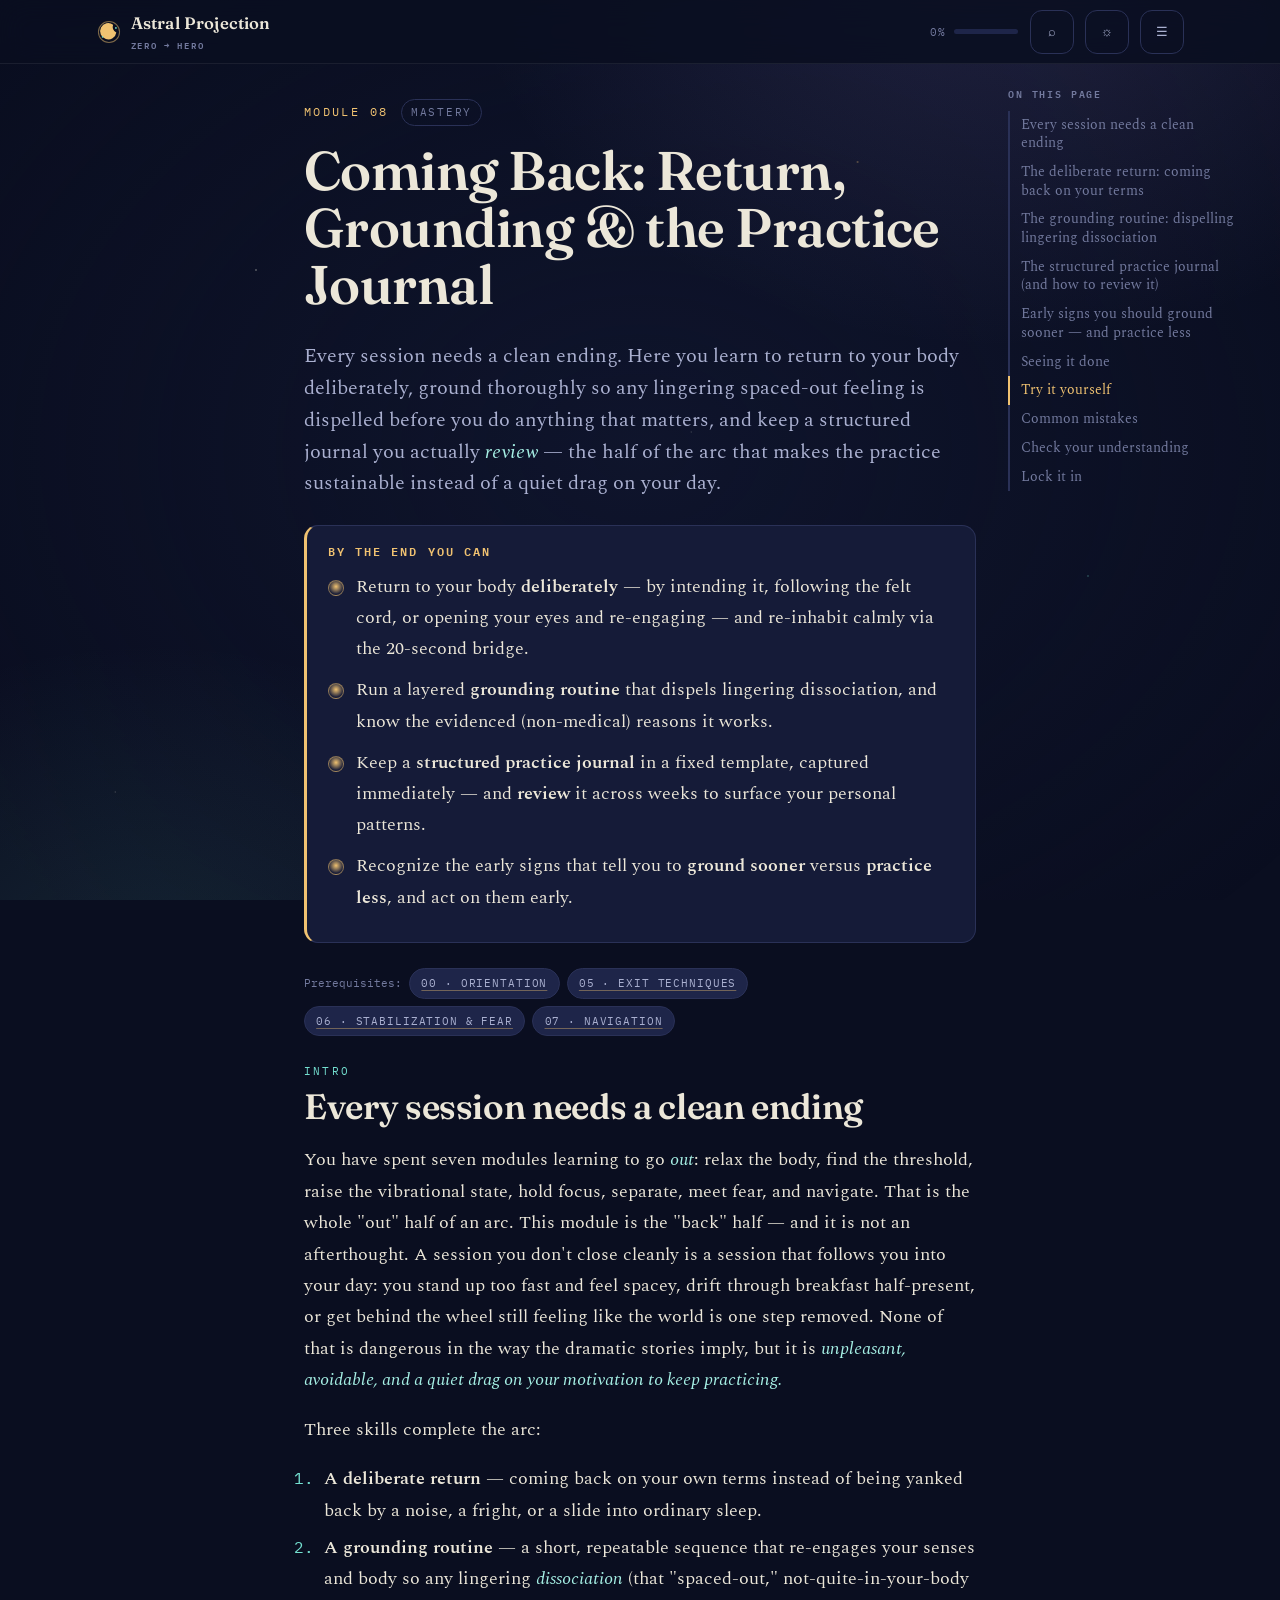
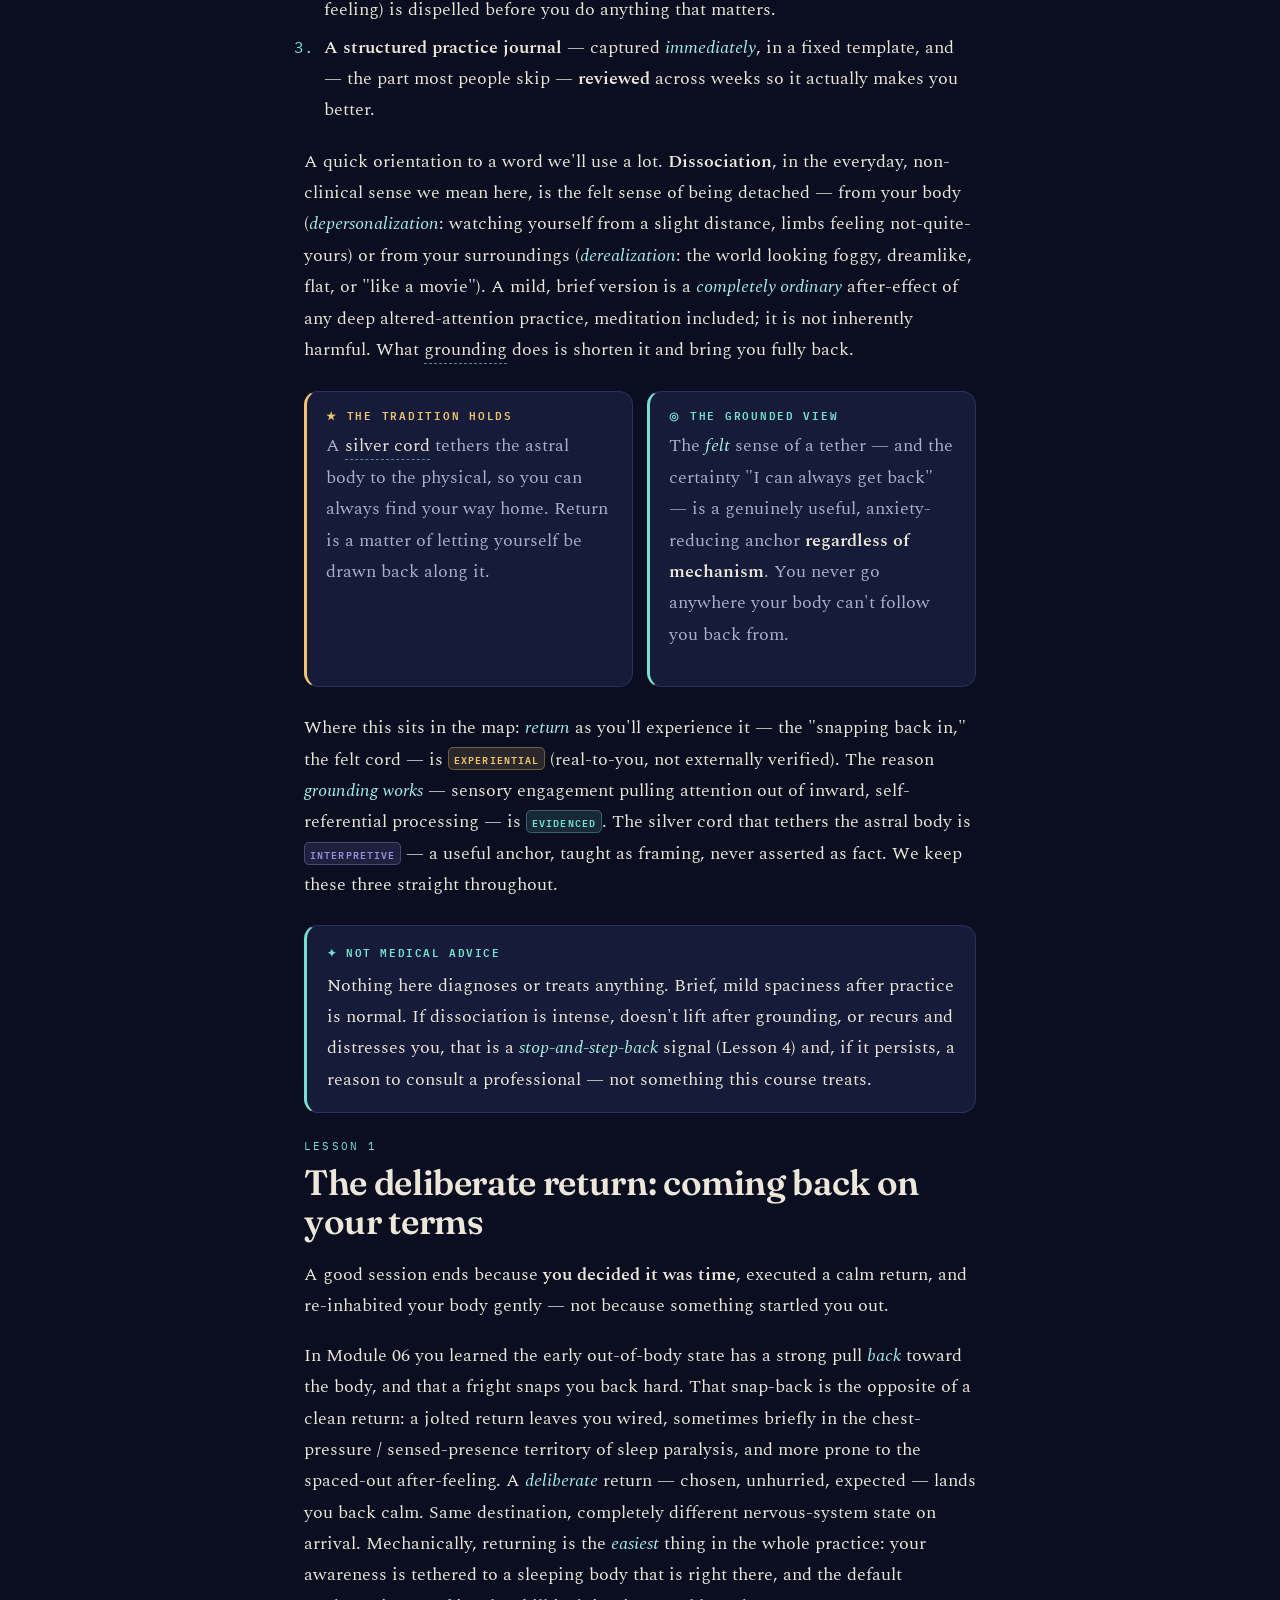
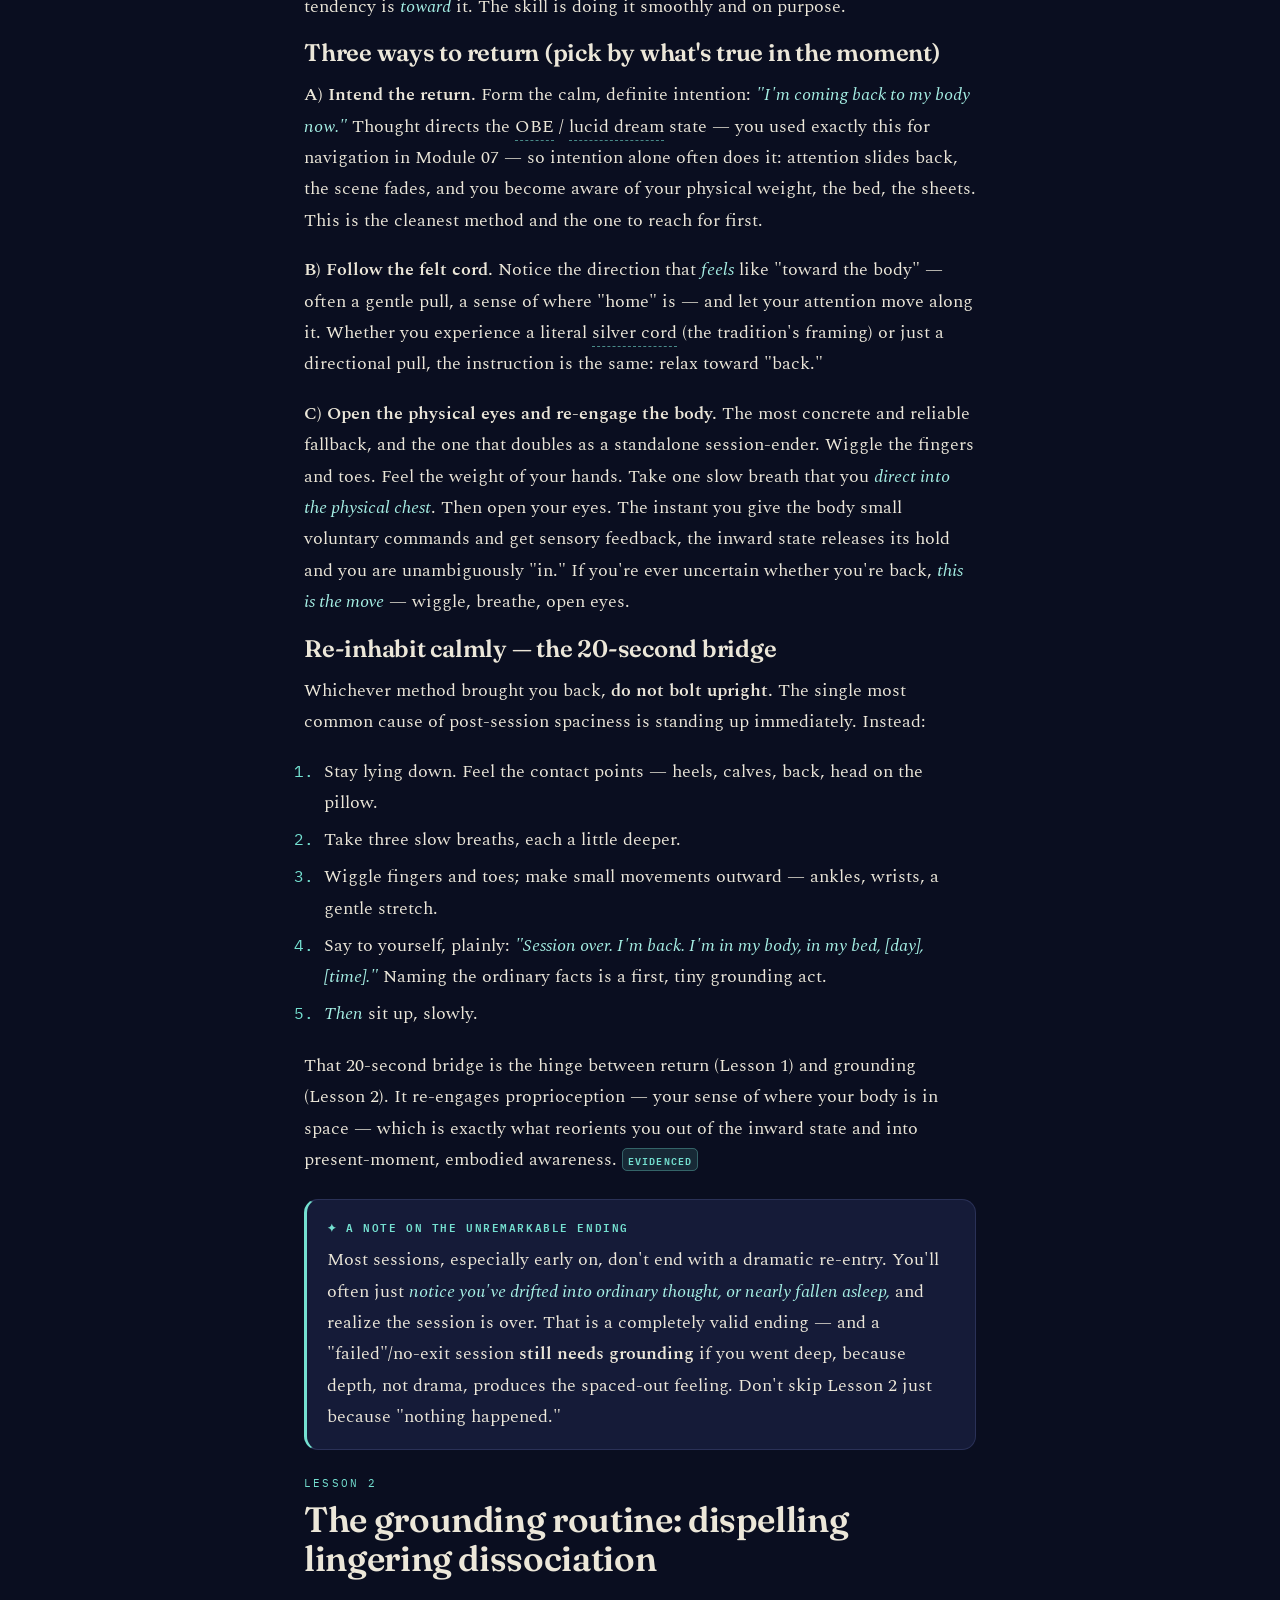
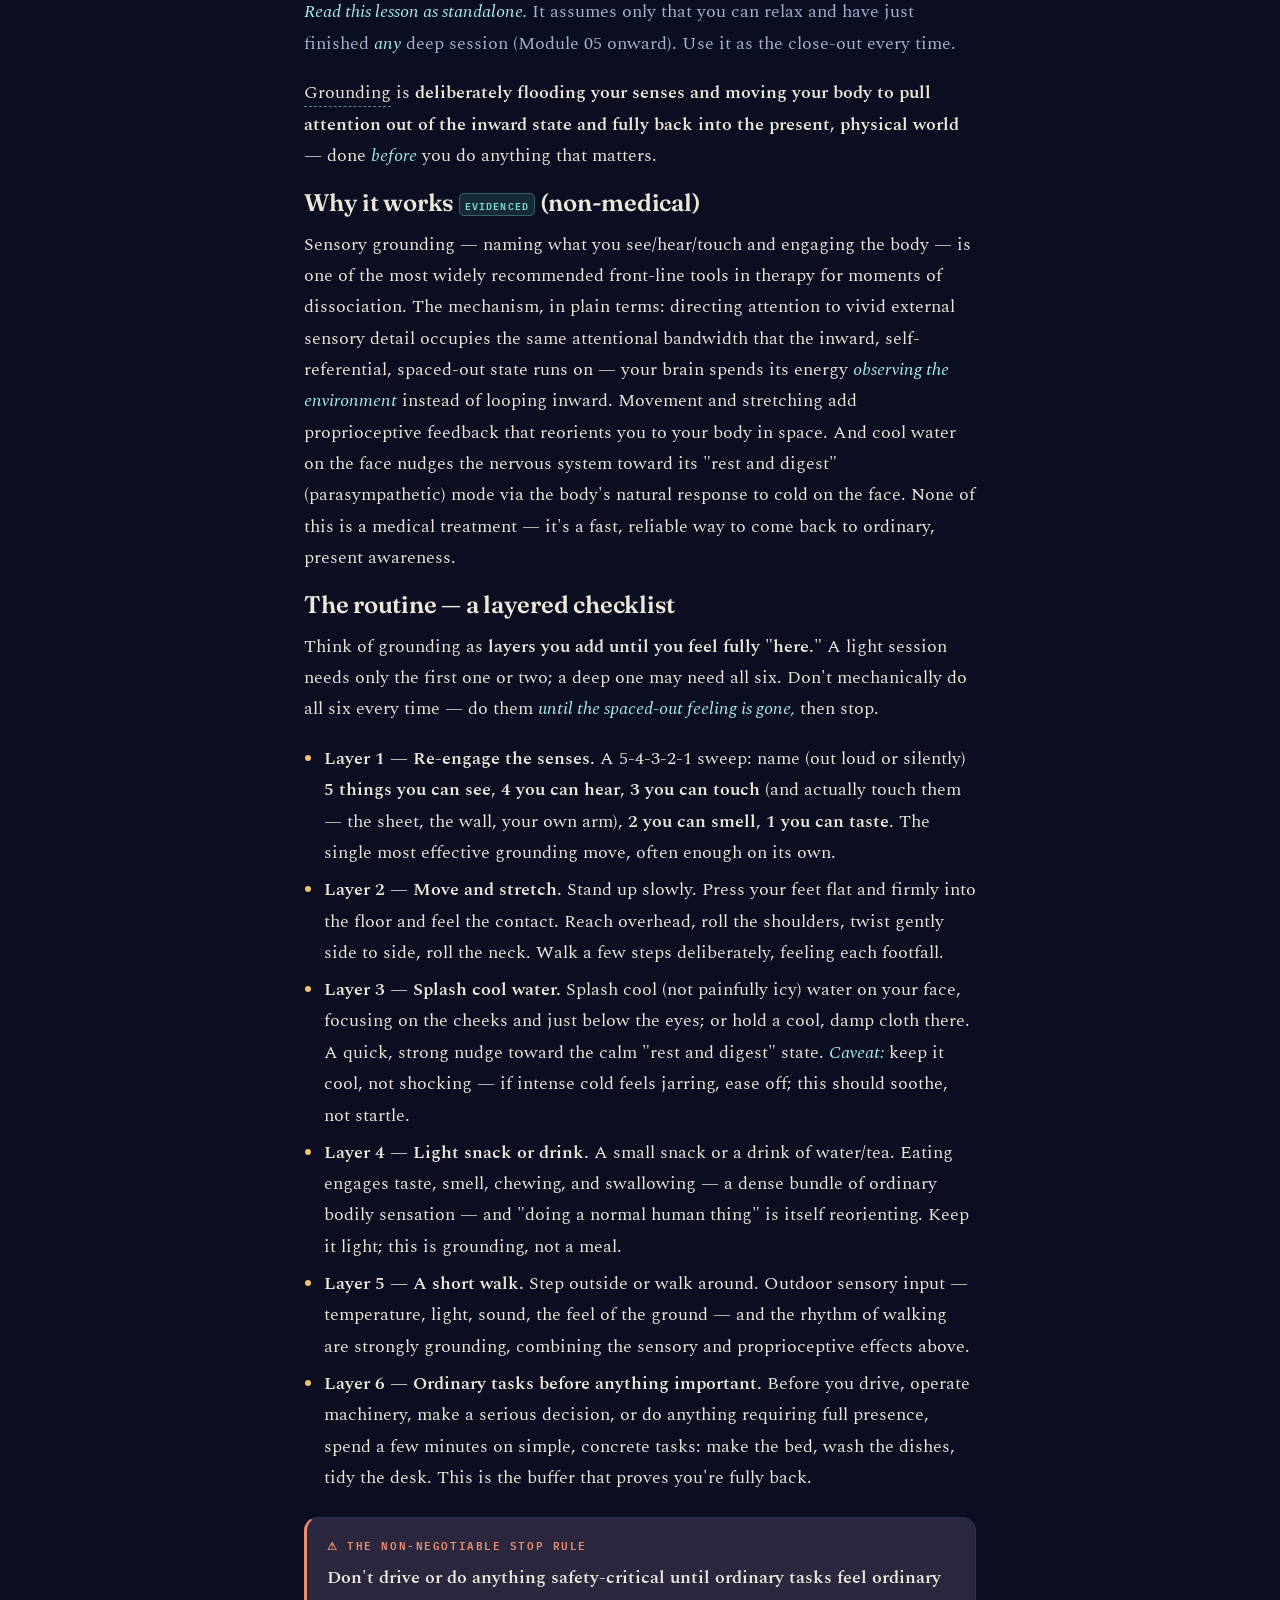
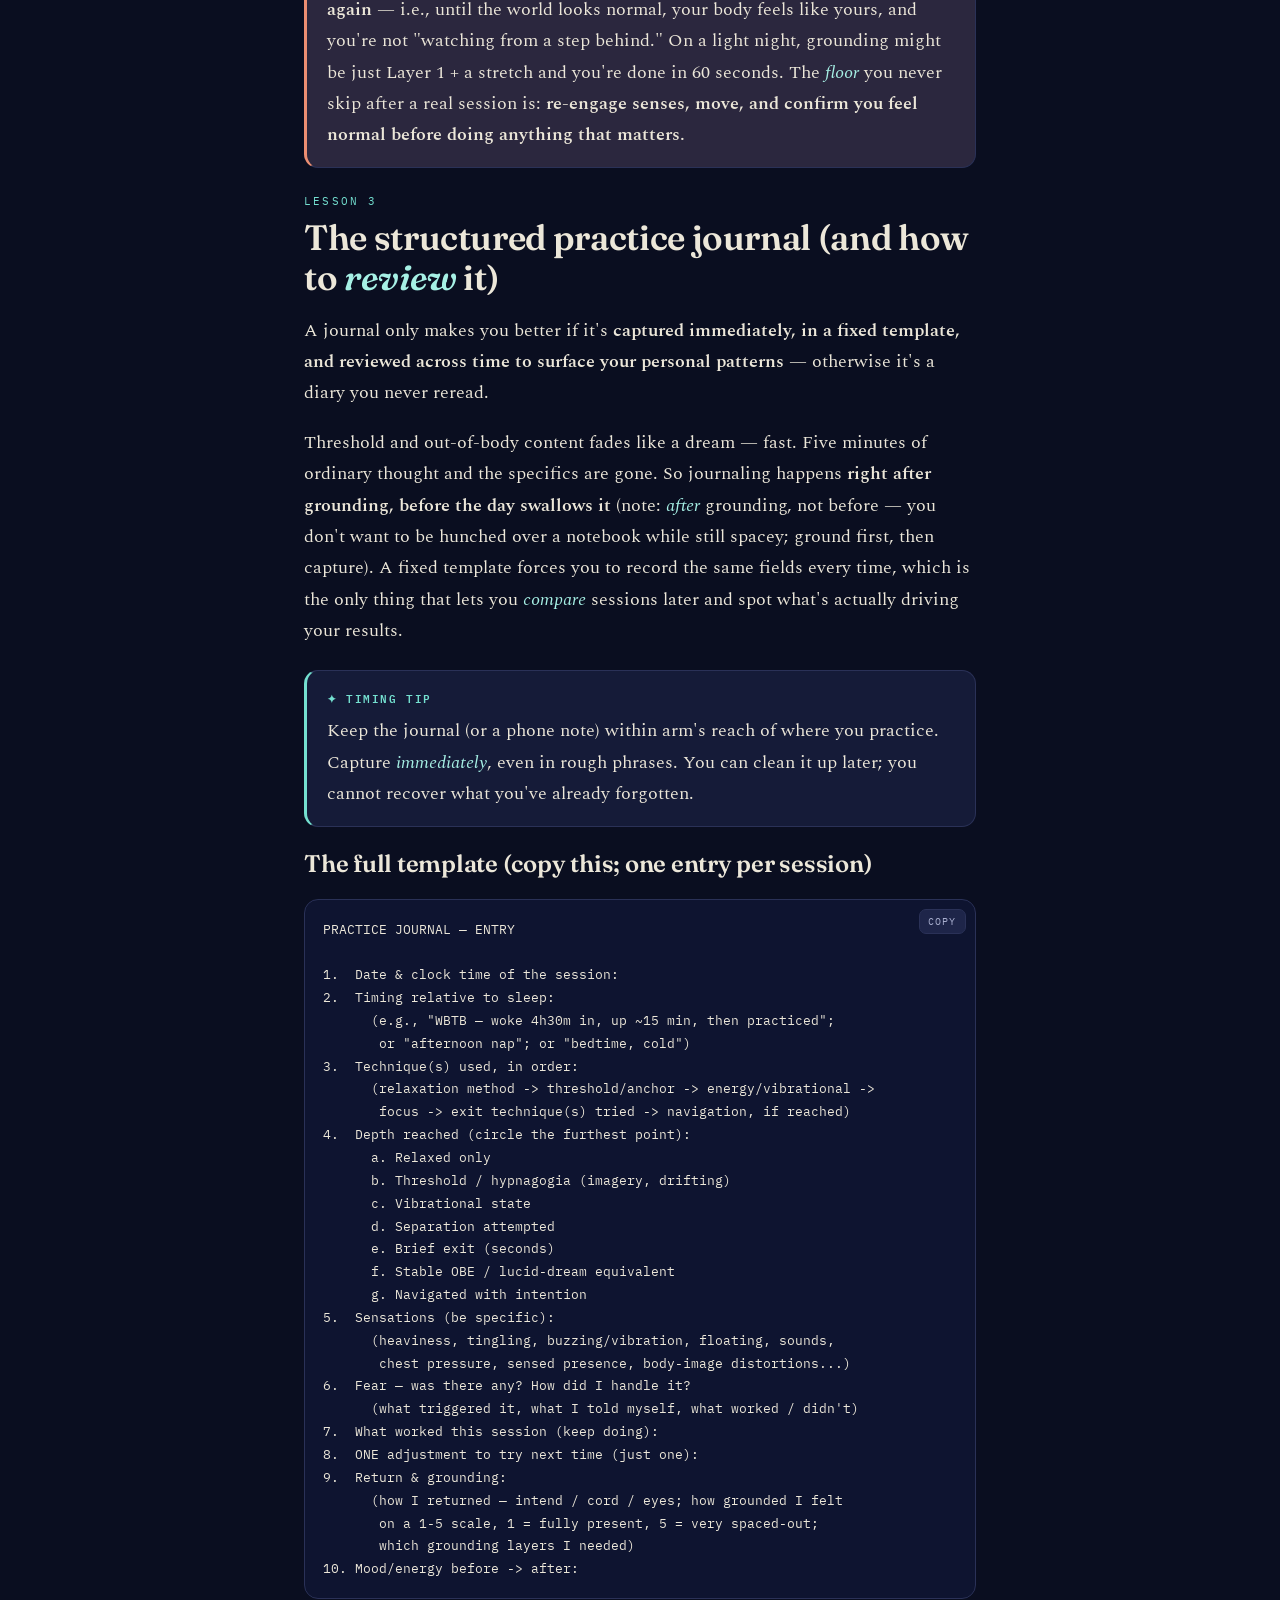
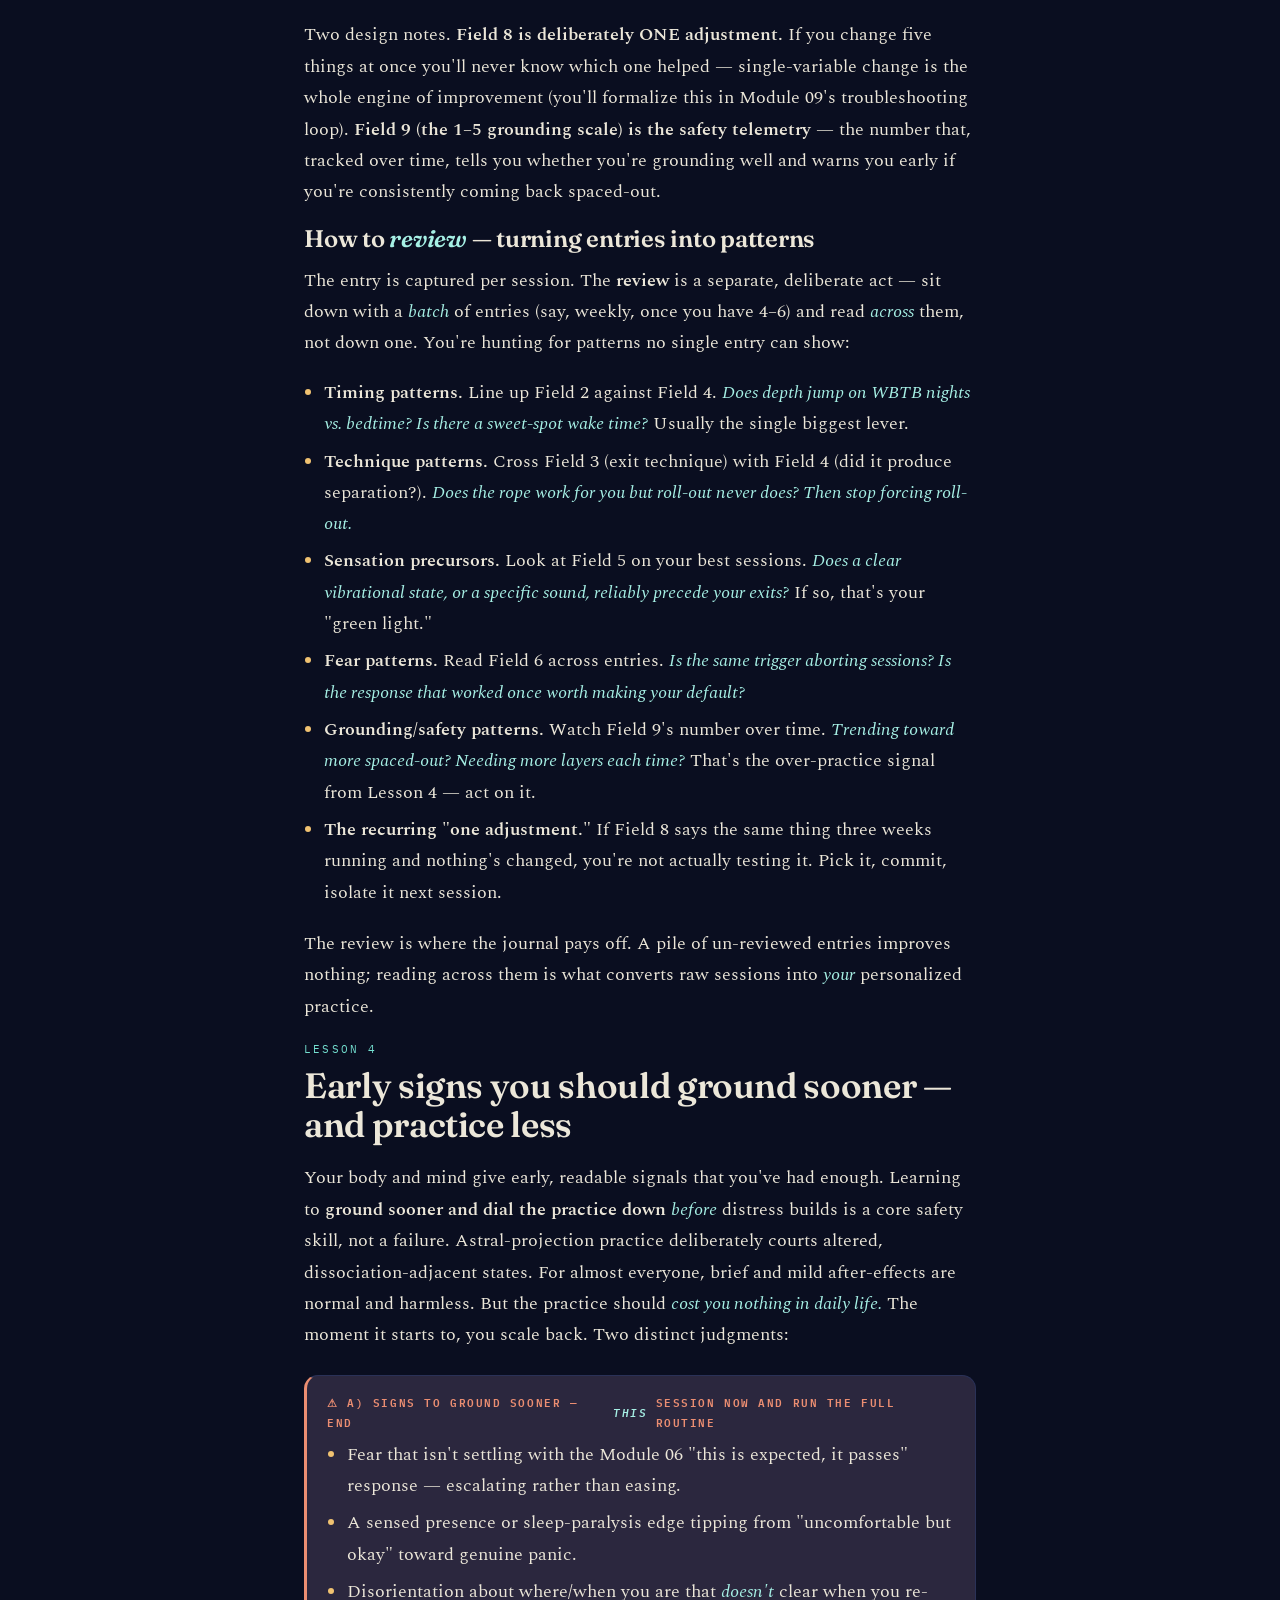
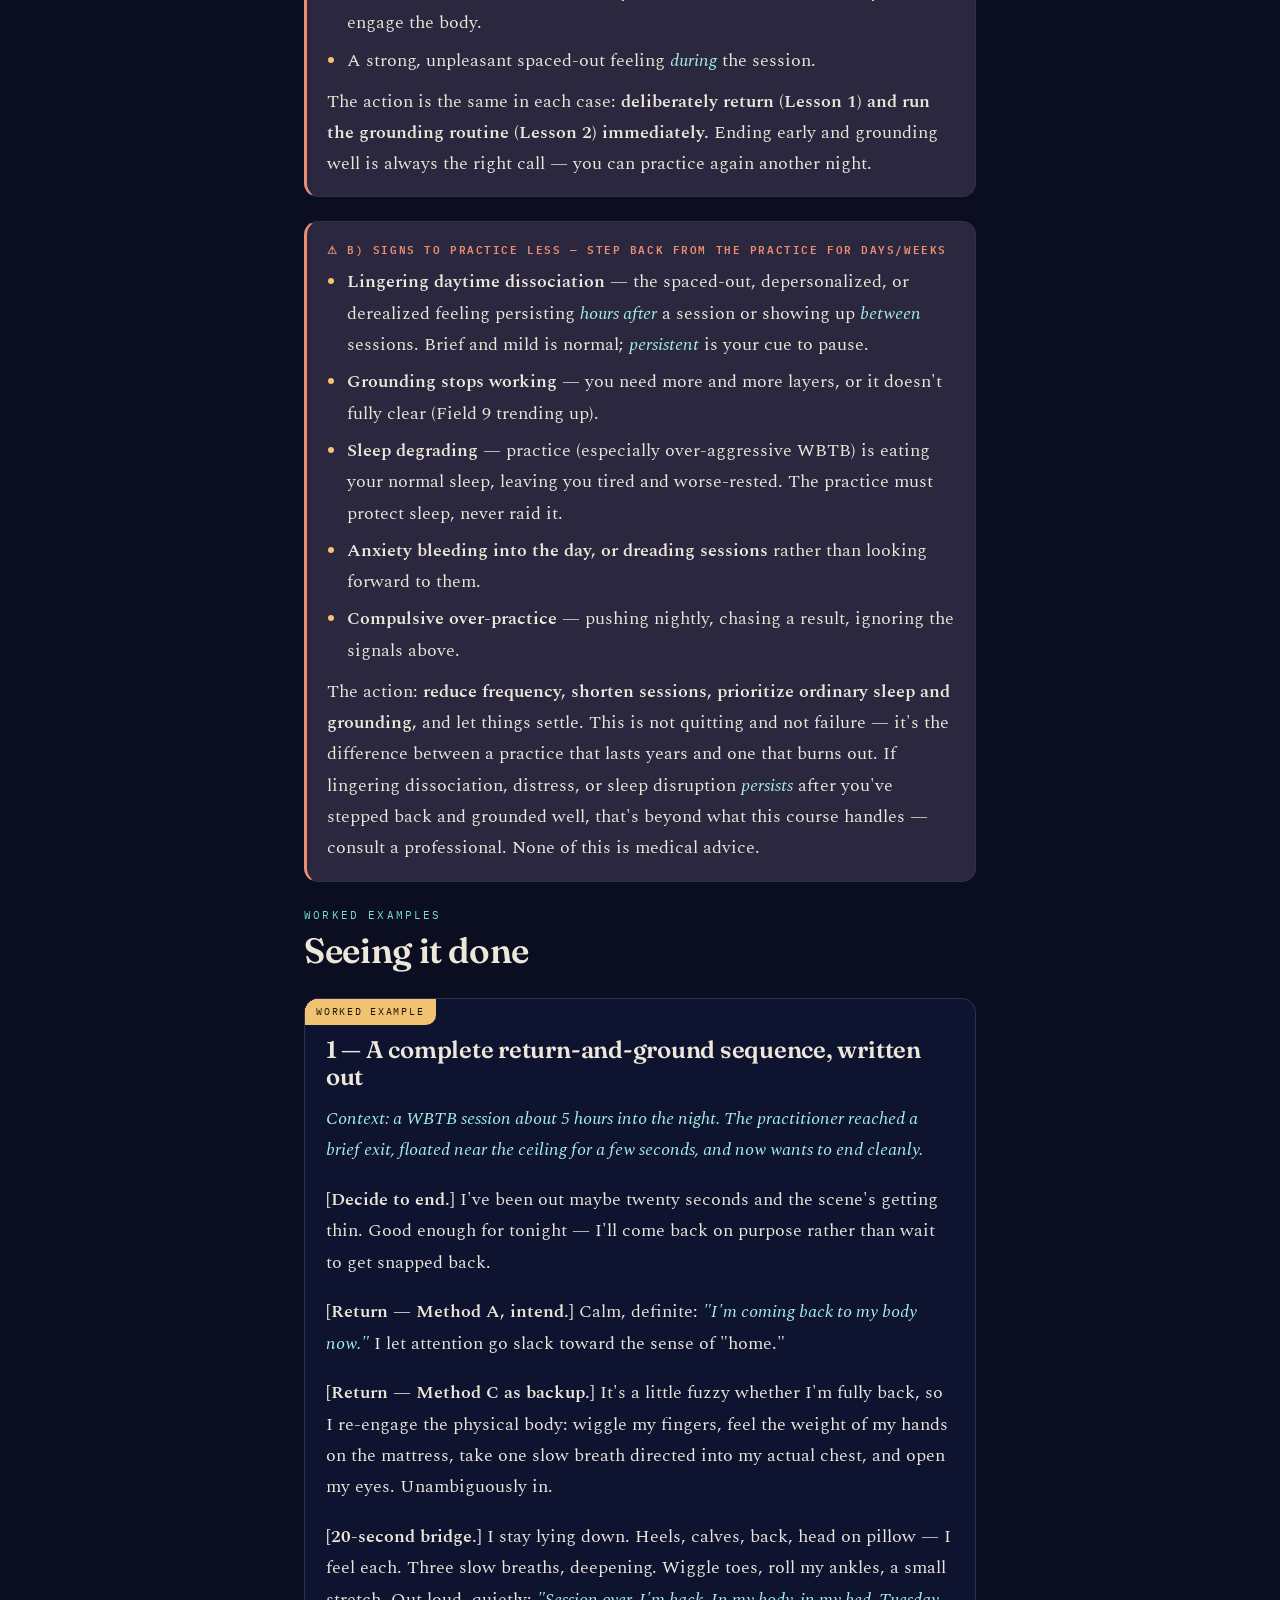
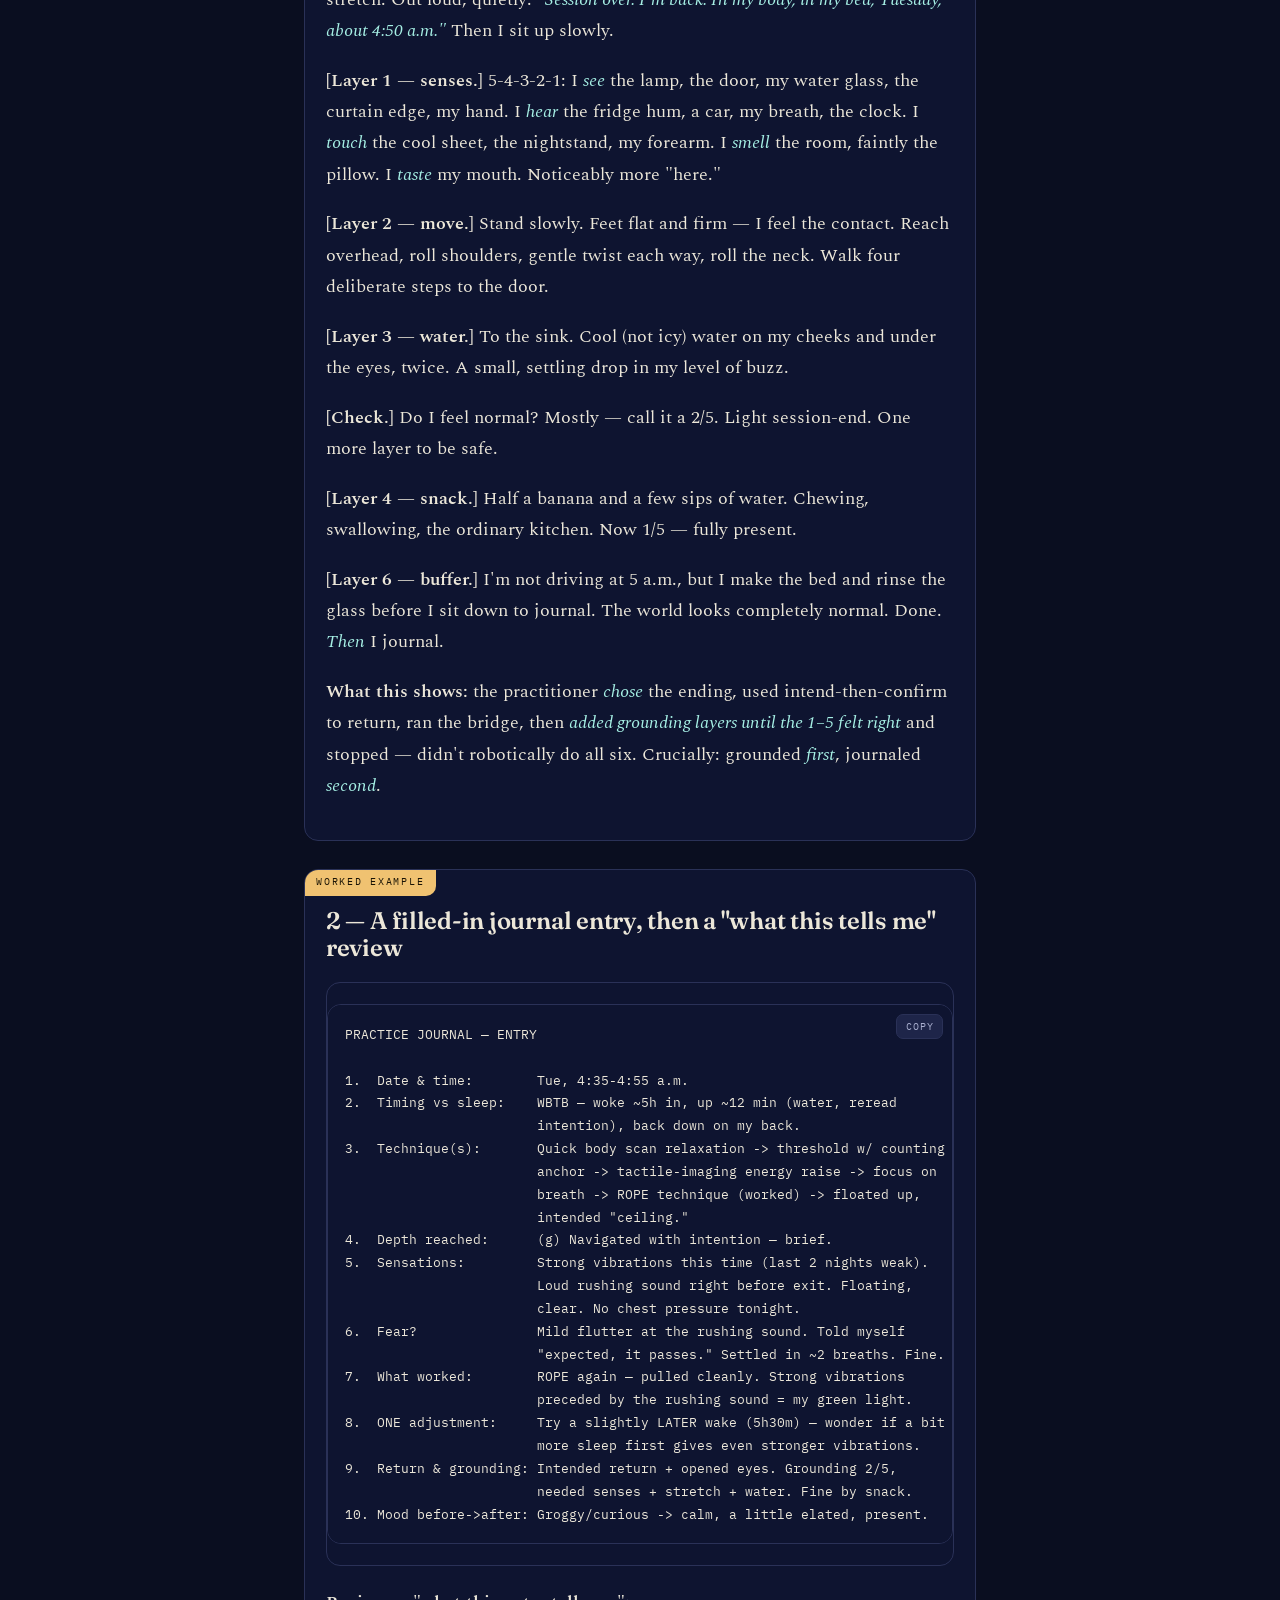
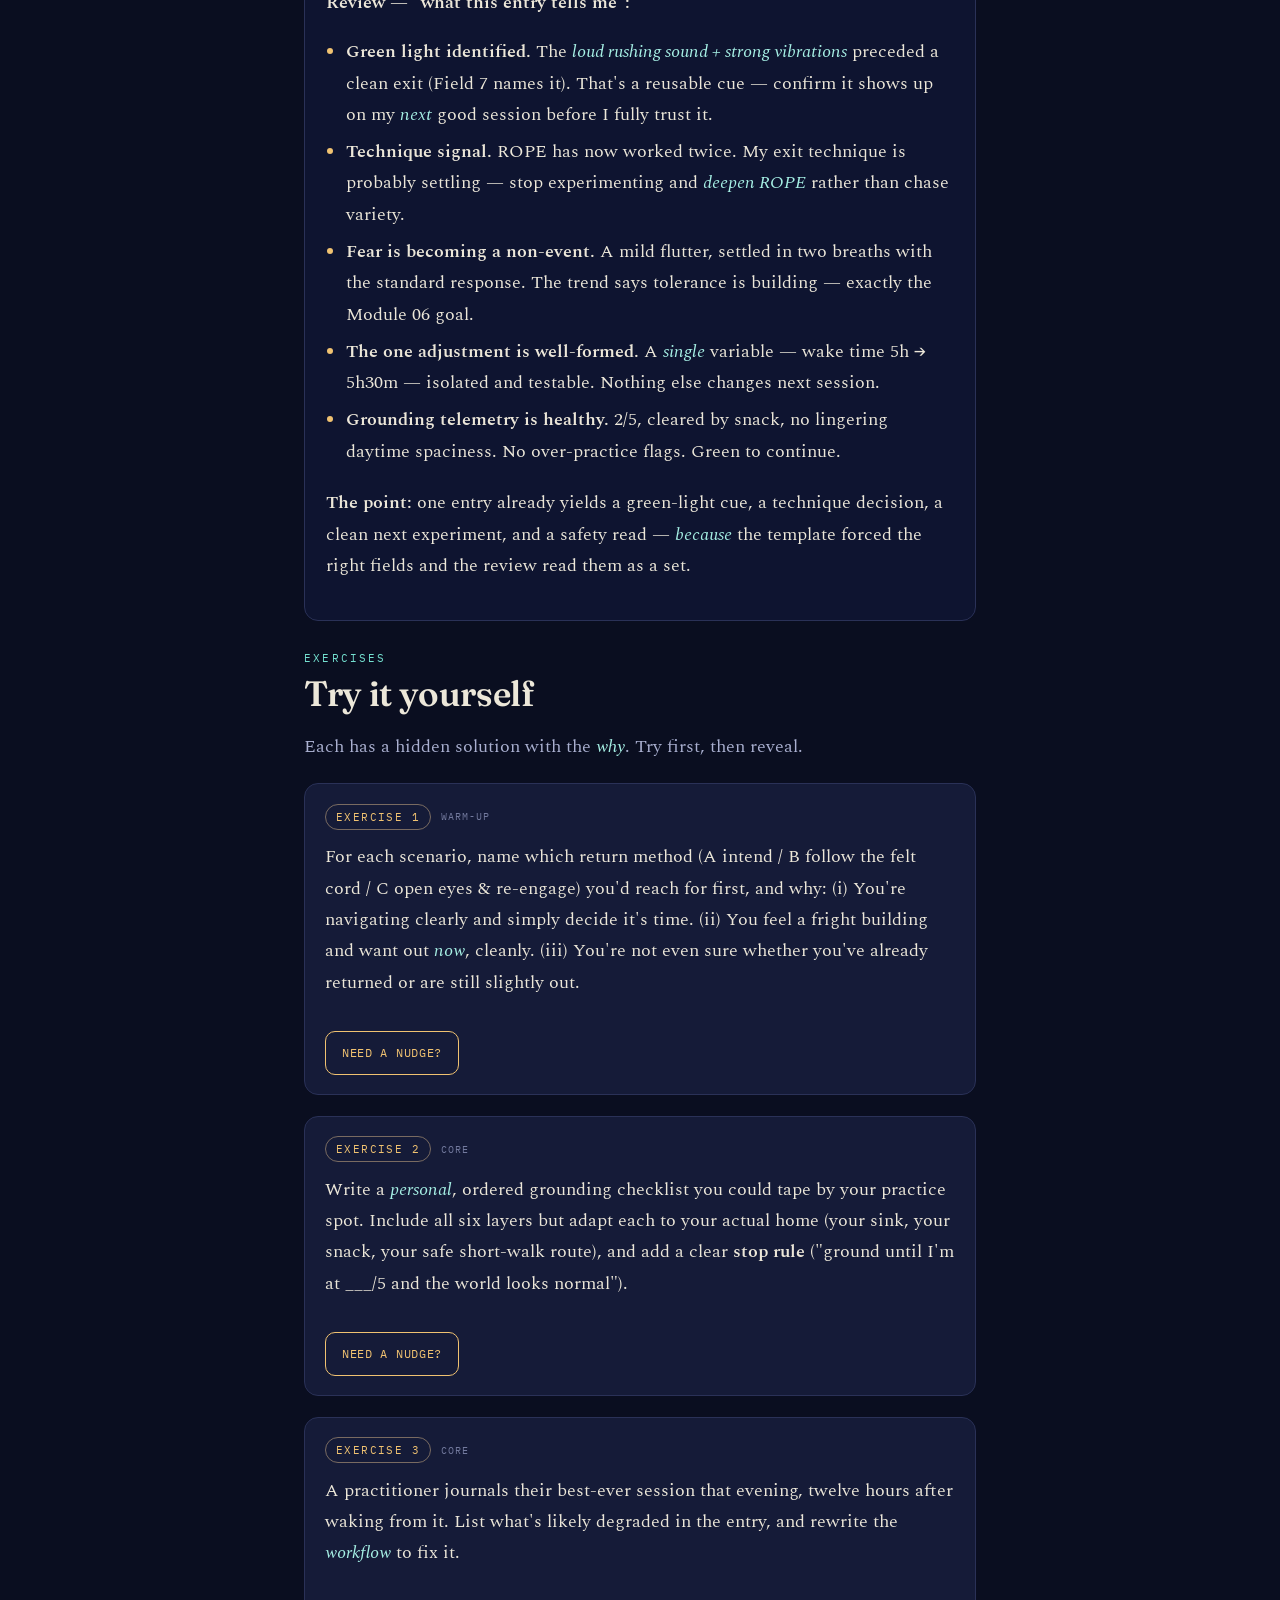
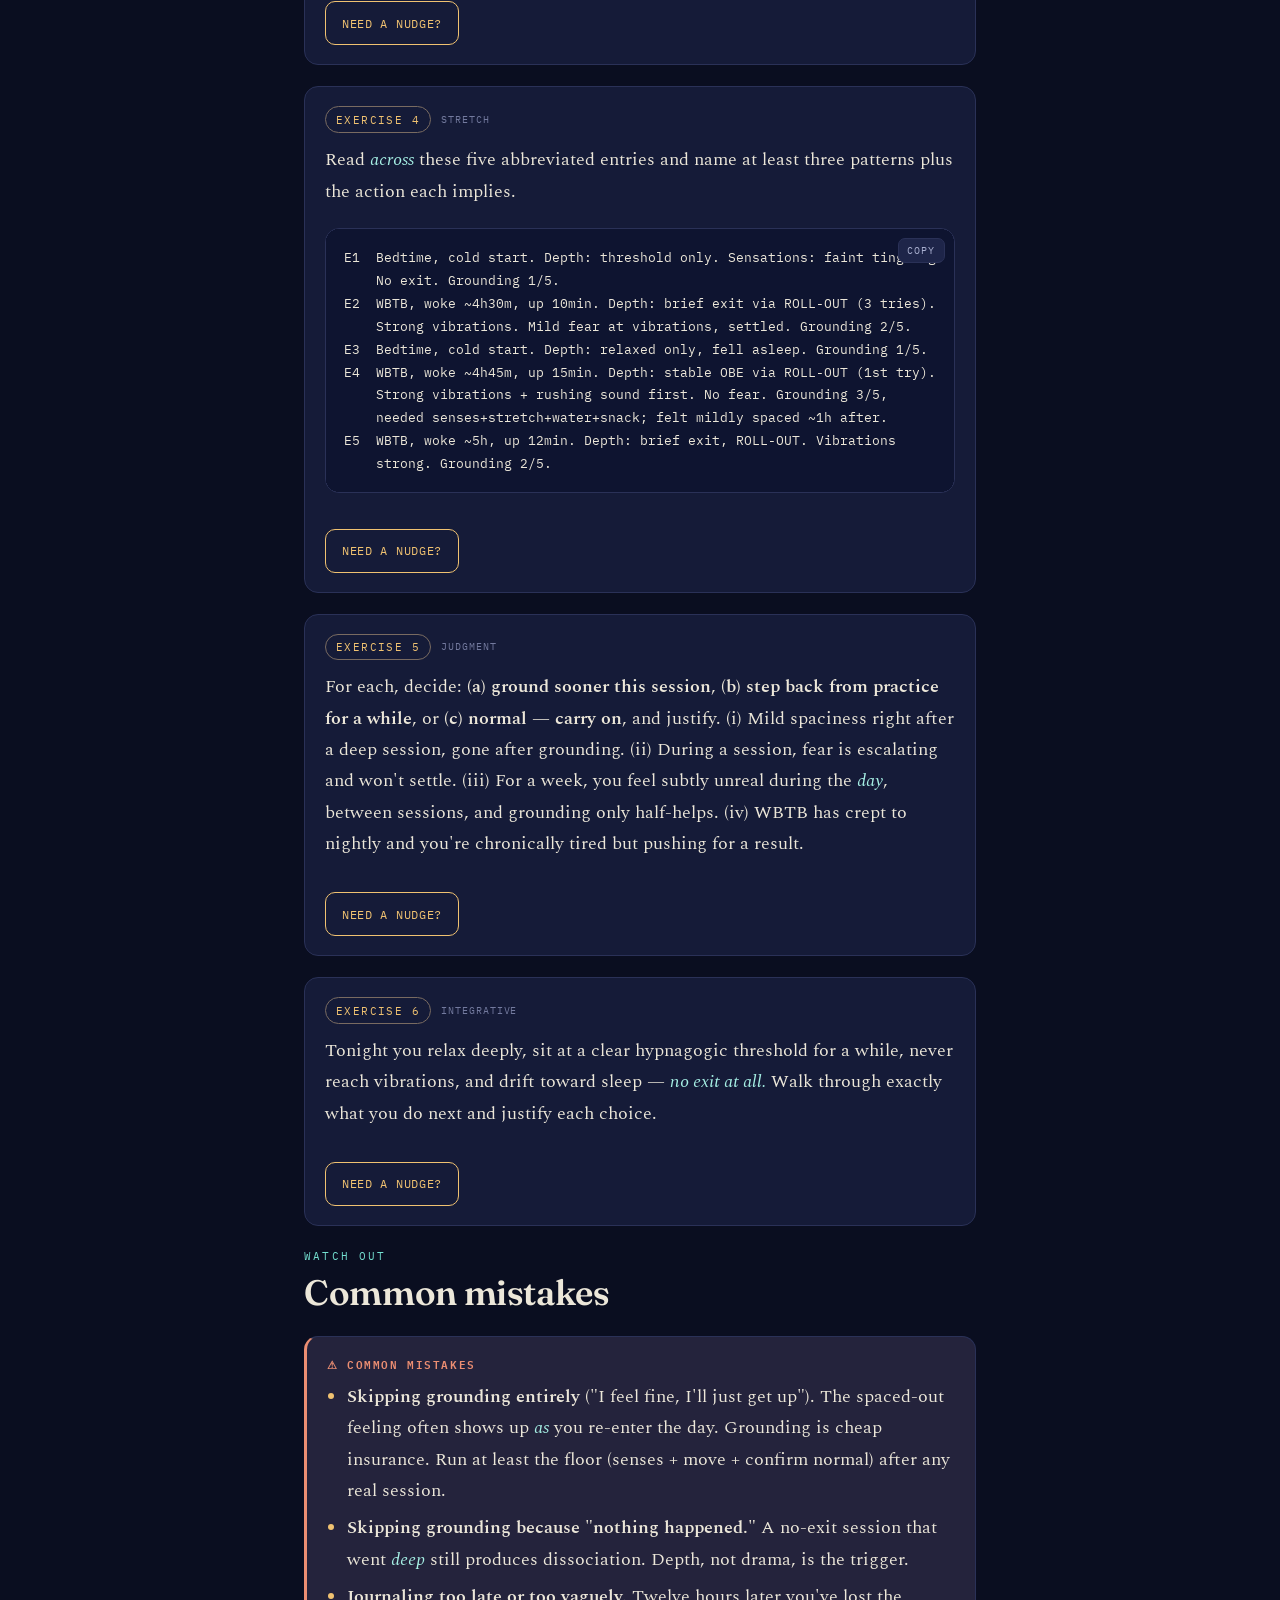
<file: docs/08-return-grounding-and-journaling.html>
<!doctype html>
<html lang="en" data-theme="dark">
<head>
  <meta charset="utf-8">
  <meta name="viewport" content="width=device-width, initial-scale=1, viewport-fit=cover">
  <title>08 · Return, Grounding & Journaling — Astral Projection</title>
  <meta name="description" content="End every session cleanly: a deliberate return to the body, a layered grounding routine that dispels lingering dissociation, a structured practice journal you actually review, and the early signs to ground sooner or practice less.">
  <link rel="preconnect" href="https://fonts.googleapis.com">
  <link rel="preconnect" href="https://fonts.gstatic.com" crossorigin>
  <link rel="stylesheet" href="assets/css/main.css">
  <link rel="icon" href="favicon.svg" type="image/svg+xml">
</head>
<body data-module="08-return-grounding-and-journaling">
  <div class="skyfield"></div>
  <a class="skip-link" href="#main">Skip to content</a>

  <header class="site-header"><div class="site-header__bar">
    <a class="brand" href="index.html" aria-label="Astral Projection — home">
      <span class="brand__mark" aria-hidden="true">
        <svg viewBox="0 0 32 32" fill="none"><circle cx="16" cy="16" r="13" stroke="var(--accent)" stroke-width="1.3" opacity=".5"/><path d="M21 7a10 10 0 1 0 4 9.5A8 8 0 0 1 21 7Z" fill="var(--accent)"/><circle cx="24.5" cy="11" r="1.1" fill="var(--accent-2)"/><circle cx="8" cy="22" r="1" fill="var(--accent-2)"/></svg>
      </span>
      <span>Astral Projection<small>Zero → Hero</small></span>
    </a>
    <span class="header-spring"></span>
    <span class="header-progress"><span class="label" data-mini-pct>0%</span>
      <span class="mini-track"><span class="mini-fill" data-mini-fill></span></span></span>
    <button class="icon-btn" data-search-open aria-label="Search the course">⌕</button>
    <button class="icon-btn" data-theme-toggle aria-label="Toggle light or dark theme"><span data-theme-icon>☼</span></button>
    <button class="icon-btn" data-nav-open aria-label="Open module menu">☰</button>
  </div></header>

  <!-- nav sheet -->
  <div class="navsheet" aria-hidden="true">
    <div class="navsheet__scrim" data-nav-close></div>
    <nav class="navsheet__panel" aria-label="Course modules">
      <div style="display:flex;justify-content:space-between;align-items:center">
        <h3 style="margin-top:0">Course map</h3>
        <button class="icon-btn" data-nav-close aria-label="Close menu">✕</button>
      </div>
      <a data-module="home" href="index.html"><span class="num"><span>◆</span></span> Course home</a>
      <h3>Start here</h3>
      <a data-module="00-orientation" href="00-orientation.html"><span class="num"><span>00</span></span> Orientation</a>
      <h3>Modules</h3>
      <a data-module="01-relaxation-and-body-awareness" href="01-relaxation-and-body-awareness.html"><span class="num"><span>01</span></span> Relaxation & Body Awareness</a>
      <a data-module="02-threshold-and-sleep-timing" href="02-threshold-and-sleep-timing.html"><span class="num"><span>02</span></span> The Threshold & Timing</a>
      <a data-module="03-energy-and-vibrational-state" href="03-energy-and-vibrational-state.html"><span class="num"><span>03</span></span> Energy & the Vibrational State</a>
      <a data-module="04-focus-and-quieting-the-mind" href="04-focus-and-quieting-the-mind.html"><span class="num"><span>04</span></span> Focus & Quieting the Mind</a>
      <a data-module="05-separation-and-exit-techniques" href="05-separation-and-exit-techniques.html"><span class="num"><span>05</span></span> The Exit Techniques</a>
      <a data-module="06-stabilizing-and-fear-management" href="06-stabilizing-and-fear-management.html"><span class="num"><span>06</span></span> Stabilization & Fear</a>
      <a data-module="07-navigation-and-the-environment" href="07-navigation-and-the-environment.html"><span class="num"><span>07</span></span> Navigation & the Environment</a>
      <a data-module="08-return-grounding-and-journaling" href="08-return-grounding-and-journaling.html" aria-current="page"><span class="num"><span>08</span></span> Return, Grounding & Journaling</a>
      <a data-module="09-troubleshooting-and-reliable-practice" href="09-troubleshooting-and-reliable-practice.html"><span class="num"><span>09</span></span> Troubleshooting & Practice</a>
      <a data-module="10-advanced-practice-tradition-and-science" href="10-advanced-practice-tradition-and-science.html"><span class="num"><span>10</span></span> Advanced Practice & Science</a>
      <h3>Finish</h3>
      <a data-module="capstone" href="capstone.html"><span class="num"><span>★</span></span> Capstone: 30-Day Practice</a>
      <a data-module="reference" href="reference.html"><span class="num"><span>✦</span></span> Reference & Flashcards</a>
    </nav>
  </div>

  <!-- search -->
  <div class="searchbox" role="dialog" aria-modal="true" aria-label="Search">
    <div class="search-panel">
      <input type="search" placeholder="Search modules…  (press / anywhere)" aria-label="Search modules">
      <div class="search-results"></div>
    </div>
  </div>

  <main id="main">
    <div class="layout">
      <article class="content">

        <header class="module-header">
          <p class="kicker"><span class="module-no">Module 08</span> <span class="module-rung">Mastery</span></p>
          <h1>Coming Back: Return, Grounding &amp; the Practice Journal</h1>
          <p class="module-promise">Every session needs a clean ending. Here you learn to return to your body deliberately, ground thoroughly so any lingering spaced-out feeling is dispelled before you do anything that matters, and keep a structured journal you actually <em>review</em> — the half of the arc that makes the practice sustainable instead of a quiet drag on your day.</p>

          <div class="objectives">
            <h2>By the end you can</h2>
            <ul>
              <li>Return to your body <strong>deliberately</strong> — by intending it, following the felt cord, or opening your eyes and re-engaging — and re-inhabit calmly via the 20-second bridge.</li>
              <li>Run a layered <strong>grounding routine</strong> that dispels lingering dissociation, and know the evidenced (non-medical) reasons it works.</li>
              <li>Keep a <strong>structured practice journal</strong> in a fixed template, captured immediately — and <strong>review</strong> it across weeks to surface your personal patterns.</li>
              <li>Recognize the early signs that tell you to <strong>ground sooner</strong> versus <strong>practice less</strong>, and act on them early.</li>
            </ul>
          </div>

          <p class="prereq-row">Prerequisites:
            <a class="chip" href="00-orientation.html">00 · Orientation</a>
            <a class="chip" href="05-separation-and-exit-techniques.html">05 · Exit Techniques</a>
            <a class="chip" href="06-stabilizing-and-fear-management.html">06 · Stabilization &amp; Fear</a>
            <a class="chip" href="07-navigation-and-the-environment.html">07 · Navigation</a>
          </p>
        </header>

        <section id="why-a-clean-ending" data-track-section="why-a-clean-ending">
          <p class="lesson-eyebrow">Intro</p>
          <h2>Every session needs a clean ending</h2>
          <p>You have spent seven modules learning to go <em>out</em>: relax the body, find the threshold, raise the vibrational state, hold focus, separate, meet fear, and navigate. That is the whole "out" half of an arc. This module is the "back" half — and it is not an afterthought. A session you don't close cleanly is a session that follows you into your day: you stand up too fast and feel spacey, drift through breakfast half-present, or get behind the wheel still feeling like the world is one step removed. None of that is dangerous in the way the dramatic stories imply, but it is <em>unpleasant, avoidable, and a quiet drag on your motivation to keep practicing.</em></p>

          <p>Three skills complete the arc:</p>
          <ol>
            <li><strong>A deliberate return</strong> — coming back on your own terms instead of being yanked back by a noise, a fright, or a slide into ordinary sleep.</li>
            <li><strong>A grounding routine</strong> — a short, repeatable sequence that re-engages your senses and body so any lingering <em>dissociation</em> (that "spaced-out," not-quite-in-your-body feeling) is dispelled before you do anything that matters.</li>
            <li><strong>A structured practice journal</strong> — captured <em>immediately</em>, in a fixed template, and — the part most people skip — <strong>reviewed</strong> across weeks so it actually makes you better.</li>
          </ol>

          <p>A quick orientation to a word we'll use a lot. <strong>Dissociation</strong>, in the everyday, non-clinical sense we mean here, is the felt sense of being detached — from your body (<em>depersonalization</em>: watching yourself from a slight distance, limbs feeling not-quite-yours) or from your surroundings (<em>derealization</em>: the world looking foggy, dreamlike, flat, or "like a movie"). A mild, brief version is a <em>completely ordinary</em> after-effect of any deep altered-attention practice, meditation included; it is not inherently harmful. What <span class="term" data-term="grounding">grounding</span> does is shorten it and bring you fully back.</p>

          <div class="lenses">
            <div class="lens lens-tradition">
              <h4>★ The tradition holds</h4>
              <p class="muted">A <span class="term" data-term="silver cord">silver cord</span> tethers the astral body to the physical, so you can always find your way home. Return is a matter of letting yourself be drawn back along it.</p>
            </div>
            <div class="lens lens-grounded">
              <h4>◎ The grounded view</h4>
              <p class="muted">The <em>felt</em> sense of a tether — and the certainty "I can always get back" — is a genuinely useful, anxiety-reducing anchor <strong>regardless of mechanism</strong>. You never go anywhere your body can't follow you back from.</p>
            </div>
          </div>

          <p>Where this sits in the map: <em>return</em> as you'll experience it — the "snapping back in," the felt cord — is <span class="tag tag-experiential">experiential</span> (real-to-you, not externally verified). The reason <em>grounding works</em> — sensory engagement pulling attention out of inward, self-referential processing — is <span class="tag tag-evidenced">evidenced</span>. The silver cord that tethers the astral body is <span class="tag tag-interpretive">interpretive</span> — a useful anchor, taught as framing, never asserted as fact. We keep these three straight throughout.</p>

          <div class="callout callout-note">
            <p class="callout-title">✦ Not medical advice</p>
            <p style="margin:0">Nothing here diagnoses or treats anything. Brief, mild spaciness after practice is normal. If dissociation is intense, doesn't lift after grounding, or recurs and distresses you, that is a <em>stop-and-step-back</em> signal (Lesson 4) and, if it persists, a reason to consult a professional — not something this course treats.</p>
          </div>
        </section>

        <section id="deliberate-return" data-track-section="deliberate-return">
          <p class="lesson-eyebrow">Lesson 1</p>
          <h2>The deliberate return: coming back on your terms</h2>
          <p>A good session ends because <strong>you decided it was time</strong>, executed a calm return, and re-inhabited your body gently — not because something startled you out.</p>

          <p>In Module 06 you learned the early out-of-body state has a strong pull <em>back</em> toward the body, and that a fright snaps you back hard. That snap-back is the opposite of a clean return: a jolted return leaves you wired, sometimes briefly in the chest-pressure / sensed-presence territory of sleep paralysis, and more prone to the spaced-out after-feeling. A <em>deliberate</em> return — chosen, unhurried, expected — lands you back calm. Same destination, completely different nervous-system state on arrival. Mechanically, returning is the <em>easiest</em> thing in the whole practice: your awareness is tethered to a sleeping body that is right there, and the default tendency is <em>toward</em> it. The skill is doing it smoothly and on purpose.</p>

          <h3>Three ways to return (pick by what's true in the moment)</h3>
          <p><strong>A) Intend the return.</strong> Form the calm, definite intention: <em>"I'm coming back to my body now."</em> Thought directs the <span class="term" data-term="obe">OBE</span> / <span class="term" data-term="lucid dream">lucid dream</span> state — you used exactly this for navigation in Module 07 — so intention alone often does it: attention slides back, the scene fades, and you become aware of your physical weight, the bed, the sheets. This is the cleanest method and the one to reach for first.</p>

          <p><strong>B) Follow the felt cord.</strong> Notice the direction that <em>feels</em> like "toward the body" — often a gentle pull, a sense of where "home" is — and let your attention move along it. Whether you experience a literal <span class="term" data-term="silver cord">silver cord</span> (the tradition's framing) or just a directional pull, the instruction is the same: relax toward "back."</p>

          <p><strong>C) Open the physical eyes and re-engage the body.</strong> The most concrete and reliable fallback, and the one that doubles as a standalone session-ender. Wiggle the fingers and toes. Feel the weight of your hands. Take one slow breath that you <em>direct into the physical chest</em>. Then open your eyes. The instant you give the body small voluntary commands and get sensory feedback, the inward state releases its hold and you are unambiguously "in." If you're ever uncertain whether you're back, <em>this is the move</em> — wiggle, breathe, open eyes.</p>

          <h3>Re-inhabit calmly — the 20-second bridge</h3>
          <p>Whichever method brought you back, <strong>do not bolt upright.</strong> The single most common cause of post-session spaciness is standing up immediately. Instead:</p>
          <ol>
            <li>Stay lying down. Feel the contact points — heels, calves, back, head on the pillow.</li>
            <li>Take three slow breaths, each a little deeper.</li>
            <li>Wiggle fingers and toes; make small movements outward — ankles, wrists, a gentle stretch.</li>
            <li>Say to yourself, plainly: <em>"Session over. I'm back. I'm in my body, in my bed, [day], [time]."</em> Naming the ordinary facts is a first, tiny grounding act.</li>
            <li><em>Then</em> sit up, slowly.</li>
          </ol>
          <p>That 20-second bridge is the hinge between return (Lesson 1) and grounding (Lesson 2). It re-engages proprioception — your sense of where your body is in space — which is exactly what reorients you out of the inward state and into present-moment, embodied awareness. <span class="tag tag-evidenced">evidenced</span></p>

          <div class="callout callout-note">
            <p class="callout-title">✦ A note on the unremarkable ending</p>
            <p style="margin:0">Most sessions, especially early on, don't end with a dramatic re-entry. You'll often just <em>notice you've drifted into ordinary thought, or nearly fallen asleep,</em> and realize the session is over. That is a completely valid ending — and a "failed"/no-exit session <strong>still needs grounding</strong> if you went deep, because depth, not drama, produces the spaced-out feeling. Don't skip Lesson 2 just because "nothing happened."</p>
          </div>
        </section>

        <section id="grounding-routine" data-track-section="grounding-routine">
          <p class="lesson-eyebrow">Lesson 2</p>
          <h2>The grounding routine: dispelling lingering dissociation</h2>
          <p class="muted"><em>Read this lesson as standalone.</em> It assumes only that you can relax and have just finished <em>any</em> deep session (Module 05 onward). Use it as the close-out every time.</p>

          <p><span class="term" data-term="grounding">Grounding</span> is <strong>deliberately flooding your senses and moving your body to pull attention out of the inward state and fully back into the present, physical world</strong> — done <em>before</em> you do anything that matters.</p>

          <h3>Why it works <span class="tag tag-evidenced">evidenced</span> (non-medical)</h3>
          <p>Sensory grounding — naming what you see/hear/touch and engaging the body — is one of the most widely recommended front-line tools in therapy for moments of dissociation. The mechanism, in plain terms: directing attention to vivid external sensory detail occupies the same attentional bandwidth that the inward, self-referential, spaced-out state runs on — your brain spends its energy <em>observing the environment</em> instead of looping inward. Movement and stretching add proprioceptive feedback that reorients you to your body in space. And cool water on the face nudges the nervous system toward its "rest and digest" (parasympathetic) mode via the body's natural response to cold on the face. None of this is a medical treatment — it's a fast, reliable way to come back to ordinary, present awareness.</p>

          <h3>The routine — a layered checklist</h3>
          <p>Think of grounding as <strong>layers you add until you feel fully "here."</strong> A light session needs only the first one or two; a deep one may need all six. Don't mechanically do all six every time — do them <em>until the spaced-out feeling is gone,</em> then stop.</p>

          <ul class="checklist">
            <li><strong>Layer 1 — Re-engage the senses.</strong> A 5-4-3-2-1 sweep: name (out loud or silently) <strong>5 things you can see</strong>, <strong>4 you can hear</strong>, <strong>3 you can touch</strong> (and actually touch them — the sheet, the wall, your own arm), <strong>2 you can smell</strong>, <strong>1 you can taste</strong>. The single most effective grounding move, often enough on its own.</li>
            <li><strong>Layer 2 — Move and stretch.</strong> Stand up slowly. Press your feet flat and firmly into the floor and feel the contact. Reach overhead, roll the shoulders, twist gently side to side, roll the neck. Walk a few steps deliberately, feeling each footfall.</li>
            <li><strong>Layer 3 — Splash cool water.</strong> Splash cool (not painfully icy) water on your face, focusing on the cheeks and just below the eyes; or hold a cool, damp cloth there. A quick, strong nudge toward the calm "rest and digest" state. <em>Caveat:</em> keep it cool, not shocking — if intense cold feels jarring, ease off; this should soothe, not startle.</li>
            <li><strong>Layer 4 — Light snack or drink.</strong> A small snack or a drink of water/tea. Eating engages taste, smell, chewing, and swallowing — a dense bundle of ordinary bodily sensation — and "doing a normal human thing" is itself reorienting. Keep it light; this is grounding, not a meal.</li>
            <li><strong>Layer 5 — A short walk.</strong> Step outside or walk around. Outdoor sensory input — temperature, light, sound, the feel of the ground — and the rhythm of walking are strongly grounding, combining the sensory and proprioceptive effects above.</li>
            <li><strong>Layer 6 — Ordinary tasks before anything important.</strong> Before you drive, operate machinery, make a serious decision, or do anything requiring full presence, spend a few minutes on simple, concrete tasks: make the bed, wash the dishes, tidy the desk. This is the buffer that proves you're fully back.</li>
          </ul>

          <div class="callout callout-safety">
            <p class="callout-title">⚠ The non-negotiable stop rule</p>
            <p style="margin:0"><strong>Don't drive or do anything safety-critical until ordinary tasks feel ordinary again</strong> — i.e., until the world looks normal, your body feels like yours, and you're not "watching from a step behind." On a light night, grounding might be just Layer 1 + a stretch and you're done in 60 seconds. The <em>floor</em> you never skip after a real session is: <strong>re-engage senses, move, and confirm you feel normal before doing anything that matters.</strong></p>
          </div>
        </section>

        <section id="practice-journal" data-track-section="practice-journal">
          <p class="lesson-eyebrow">Lesson 3</p>
          <h2>The structured practice journal (and how to <em>review</em> it)</h2>
          <p>A journal only makes you better if it's <strong>captured immediately, in a fixed template, and reviewed across time to surface your personal patterns</strong> — otherwise it's a diary you never reread.</p>

          <p>Threshold and out-of-body content fades like a dream — fast. Five minutes of ordinary thought and the specifics are gone. So journaling happens <strong>right after grounding, before the day swallows it</strong> (note: <em>after</em> grounding, not before — you don't want to be hunched over a notebook while still spacey; ground first, then capture). A fixed template forces you to record the same fields every time, which is the only thing that lets you <em>compare</em> sessions later and spot what's actually driving your results.</p>

          <div class="callout callout-note">
            <p class="callout-title">✦ Timing tip</p>
            <p style="margin:0">Keep the journal (or a phone note) within arm's reach of where you practice. Capture <em>immediately</em>, even in rough phrases. You can clean it up later; you cannot recover what you've already forgotten.</p>
          </div>

          <h3>The full template (copy this; one entry per session)</h3>
<pre>PRACTICE JOURNAL — ENTRY

1.  Date &amp; clock time of the session:
2.  Timing relative to sleep:
      (e.g., "WBTB — woke 4h30m in, up ~15 min, then practiced";
       or "afternoon nap"; or "bedtime, cold")
3.  Technique(s) used, in order:
      (relaxation method -&gt; threshold/anchor -&gt; energy/vibrational -&gt;
       focus -&gt; exit technique(s) tried -&gt; navigation, if reached)
4.  Depth reached (circle the furthest point):
      a. Relaxed only
      b. Threshold / hypnagogia (imagery, drifting)
      c. Vibrational state
      d. Separation attempted
      e. Brief exit (seconds)
      f. Stable OBE / lucid-dream equivalent
      g. Navigated with intention
5.  Sensations (be specific):
      (heaviness, tingling, buzzing/vibration, floating, sounds,
       chest pressure, sensed presence, body-image distortions...)
6.  Fear — was there any? How did I handle it?
      (what triggered it, what I told myself, what worked / didn't)
7.  What worked this session (keep doing):
8.  ONE adjustment to try next time (just one):
9.  Return &amp; grounding:
      (how I returned — intend / cord / eyes; how grounded I felt
       on a 1-5 scale, 1 = fully present, 5 = very spaced-out;
       which grounding layers I needed)
10. Mood/energy before -&gt; after:</pre>

          <p>Two design notes. <strong>Field 8 is deliberately ONE adjustment.</strong> If you change five things at once you'll never know which one helped — single-variable change is the whole engine of improvement (you'll formalize this in Module 09's troubleshooting loop). <strong>Field 9 (the 1–5 grounding scale) is the safety telemetry</strong> — the number that, tracked over time, tells you whether you're grounding well and warns you early if you're consistently coming back spaced-out.</p>

          <h3>How to <em>review</em> — turning entries into patterns</h3>
          <p>The entry is captured per session. The <strong>review</strong> is a separate, deliberate act — sit down with a <em>batch</em> of entries (say, weekly, once you have 4–6) and read <em>across</em> them, not down one. You're hunting for patterns no single entry can show:</p>
          <ul>
            <li><strong>Timing patterns.</strong> Line up Field 2 against Field 4. <em>Does depth jump on WBTB nights vs. bedtime? Is there a sweet-spot wake time?</em> Usually the single biggest lever.</li>
            <li><strong>Technique patterns.</strong> Cross Field 3 (exit technique) with Field 4 (did it produce separation?). <em>Does the rope work for you but roll-out never does? Then stop forcing roll-out.</em></li>
            <li><strong>Sensation precursors.</strong> Look at Field 5 on your best sessions. <em>Does a clear vibrational state, or a specific sound, reliably precede your exits?</em> If so, that's your "green light."</li>
            <li><strong>Fear patterns.</strong> Read Field 6 across entries. <em>Is the same trigger aborting sessions? Is the response that worked once worth making your default?</em></li>
            <li><strong>Grounding/safety patterns.</strong> Watch Field 9's number over time. <em>Trending toward more spaced-out? Needing more layers each time?</em> That's the over-practice signal from Lesson 4 — act on it.</li>
            <li><strong>The recurring "one adjustment."</strong> If Field 8 says the same thing three weeks running and nothing's changed, you're not actually testing it. Pick it, commit, isolate it next session.</li>
          </ul>
          <p>The review is where the journal pays off. A pile of un-reviewed entries improves nothing; reading across them is what converts raw sessions into <em>your</em> personalized practice.</p>
        </section>

        <section id="ground-sooner-practice-less" data-track-section="ground-sooner-practice-less">
          <p class="lesson-eyebrow">Lesson 4</p>
          <h2>Early signs you should ground sooner — and practice less</h2>
          <p>Your body and mind give early, readable signals that you've had enough. Learning to <strong>ground sooner and dial the practice down</strong> <em>before</em> distress builds is a core safety skill, not a failure. Astral-projection practice deliberately courts altered, dissociation-adjacent states. For almost everyone, brief and mild after-effects are normal and harmless. But the practice should <em>cost you nothing in daily life.</em> The moment it starts to, you scale back. Two distinct judgments:</p>

          <div class="callout callout-safety">
            <p class="callout-title">⚠ A) Signs to ground SOONER — end <em>this</em> session now and run the full routine</p>
            <ul style="margin:.4rem 0 .6rem">
              <li>Fear that isn't settling with the Module 06 "this is expected, it passes" response — escalating rather than easing.</li>
              <li>A sensed presence or sleep-paralysis edge tipping from "uncomfortable but okay" toward genuine panic.</li>
              <li>Disorientation about where/when you are that <em>doesn't</em> clear when you re-engage the body.</li>
              <li>A strong, unpleasant spaced-out feeling <em>during</em> the session.</li>
            </ul>
            <p style="margin:0">The action is the same in each case: <strong>deliberately return (Lesson 1) and run the grounding routine (Lesson 2) immediately.</strong> Ending early and grounding well is always the right call — you can practice again another night.</p>
          </div>

          <div class="callout callout-safety">
            <p class="callout-title">⚠ B) Signs to PRACTICE LESS — step back from the practice for days/weeks</p>
            <ul style="margin:.4rem 0 .6rem">
              <li><strong>Lingering daytime dissociation</strong> — the spaced-out, depersonalized, or derealized feeling persisting <em>hours after</em> a session or showing up <em>between</em> sessions. Brief and mild is normal; <em>persistent</em> is your cue to pause.</li>
              <li><strong>Grounding stops working</strong> — you need more and more layers, or it doesn't fully clear (Field 9 trending up).</li>
              <li><strong>Sleep degrading</strong> — practice (especially over-aggressive WBTB) is eating your normal sleep, leaving you tired and worse-rested. The practice must protect sleep, never raid it.</li>
              <li><strong>Anxiety bleeding into the day, or dreading sessions</strong> rather than looking forward to them.</li>
              <li><strong>Compulsive over-practice</strong> — pushing nightly, chasing a result, ignoring the signals above.</li>
            </ul>
            <p style="margin:0">The action: <strong>reduce frequency, shorten sessions, prioritize ordinary sleep and grounding,</strong> and let things settle. This is not quitting and not failure — it's the difference between a practice that lasts years and one that burns out. If lingering dissociation, distress, or sleep disruption <em>persists</em> after you've stepped back and grounded well, that's beyond what this course handles — consult a professional. None of this is medical advice.</p>
          </div>
        </section>

        <section id="worked-examples" data-track-section="worked-examples">
          <p class="lesson-eyebrow">Worked examples</p>
          <h2>Seeing it done</h2>

          <div class="worked-example">
            <h3>1 — A complete return-and-ground sequence, written out</h3>
            <p class="muted"><em>Context: a WBTB session about 5 hours into the night. The practitioner reached a brief exit, floated near the ceiling for a few seconds, and now wants to end cleanly.</em></p>
            <p><strong>[Decide to end.]</strong> I've been out maybe twenty seconds and the scene's getting thin. Good enough for tonight — I'll come back on purpose rather than wait to get snapped back.</p>
            <p><strong>[Return — Method A, intend.]</strong> Calm, definite: <em>"I'm coming back to my body now."</em> I let attention go slack toward the sense of "home."</p>
            <p><strong>[Return — Method C as backup.]</strong> It's a little fuzzy whether I'm fully back, so I re-engage the physical body: wiggle my fingers, feel the weight of my hands on the mattress, take one slow breath directed into my actual chest, and open my eyes. Unambiguously in.</p>
            <p><strong>[20-second bridge.]</strong> I stay lying down. Heels, calves, back, head on pillow — I feel each. Three slow breaths, deepening. Wiggle toes, roll my ankles, a small stretch. Out loud, quietly: <em>"Session over. I'm back. In my body, in my bed, Tuesday, about 4:50 a.m."</em> Then I sit up slowly.</p>
            <p><strong>[Layer 1 — senses.]</strong> 5-4-3-2-1: I <em>see</em> the lamp, the door, my water glass, the curtain edge, my hand. I <em>hear</em> the fridge hum, a car, my breath, the clock. I <em>touch</em> the cool sheet, the nightstand, my forearm. I <em>smell</em> the room, faintly the pillow. I <em>taste</em> my mouth. Noticeably more "here."</p>
            <p><strong>[Layer 2 — move.]</strong> Stand slowly. Feet flat and firm — I feel the contact. Reach overhead, roll shoulders, gentle twist each way, roll the neck. Walk four deliberate steps to the door.</p>
            <p><strong>[Layer 3 — water.]</strong> To the sink. Cool (not icy) water on my cheeks and under the eyes, twice. A small, settling drop in my level of buzz.</p>
            <p><strong>[Check.]</strong> Do I feel normal? Mostly — call it a 2/5. Light session-end. One more layer to be safe.</p>
            <p><strong>[Layer 4 — snack.]</strong> Half a banana and a few sips of water. Chewing, swallowing, the ordinary kitchen. Now 1/5 — fully present.</p>
            <p><strong>[Layer 6 — buffer.]</strong> I'm not driving at 5 a.m., but I make the bed and rinse the glass before I sit down to journal. The world looks completely normal. Done. <em>Then</em> I journal.</p>
            <p><strong>What this shows:</strong> the practitioner <em>chose</em> the ending, used intend-then-confirm to return, ran the bridge, then <em>added grounding layers until the 1–5 felt right</em> and stopped — didn't robotically do all six. Crucially: grounded <em>first</em>, journaled <em>second</em>.</p>
          </div>

          <div class="worked-example">
            <h3>2 — A filled-in journal entry, then a "what this tells me" review</h3>
<div class="table-wrap"><pre>PRACTICE JOURNAL — ENTRY

1.  Date &amp; time:        Tue, 4:35-4:55 a.m.
2.  Timing vs sleep:    WBTB — woke ~5h in, up ~12 min (water, reread
                        intention), back down on my back.
3.  Technique(s):       Quick body scan relaxation -&gt; threshold w/ counting
                        anchor -&gt; tactile-imaging energy raise -&gt; focus on
                        breath -&gt; ROPE technique (worked) -&gt; floated up,
                        intended "ceiling."
4.  Depth reached:      (g) Navigated with intention — brief.
5.  Sensations:         Strong vibrations this time (last 2 nights weak).
                        Loud rushing sound right before exit. Floating,
                        clear. No chest pressure tonight.
6.  Fear?               Mild flutter at the rushing sound. Told myself
                        "expected, it passes." Settled in ~2 breaths. Fine.
7.  What worked:        ROPE again — pulled cleanly. Strong vibrations
                        preceded by the rushing sound = my green light.
8.  ONE adjustment:     Try a slightly LATER wake (5h30m) — wonder if a bit
                        more sleep first gives even stronger vibrations.
9.  Return &amp; grounding: Intended return + opened eyes. Grounding 2/5,
                        needed senses + stretch + water. Fine by snack.
10. Mood before-&gt;after: Groggy/curious -&gt; calm, a little elated, present.</pre></div>
            <p><strong>Review — "what this entry tells me":</strong></p>
            <ul>
              <li><strong>Green light identified.</strong> The <em>loud rushing sound + strong vibrations</em> preceded a clean exit (Field 7 names it). That's a reusable cue — confirm it shows up on my <em>next</em> good session before I fully trust it.</li>
              <li><strong>Technique signal.</strong> ROPE has now worked twice. My exit technique is probably settling — stop experimenting and <em>deepen ROPE</em> rather than chase variety.</li>
              <li><strong>Fear is becoming a non-event.</strong> A mild flutter, settled in two breaths with the standard response. The trend says tolerance is building — exactly the Module 06 goal.</li>
              <li><strong>The one adjustment is well-formed.</strong> A <em>single</em> variable — wake time 5h → 5h30m — isolated and testable. Nothing else changes next session.</li>
              <li><strong>Grounding telemetry is healthy.</strong> 2/5, cleared by snack, no lingering daytime spaciness. No over-practice flags. Green to continue.</li>
            </ul>
            <p><strong>The point:</strong> one entry already yields a green-light cue, a technique decision, a clean next experiment, and a safety read — <em>because</em> the template forced the right fields and the review read them as a set.</p>
          </div>
        </section>

        <section id="exercises" data-track-section="exercises">
          <p class="lesson-eyebrow">Exercises</p>
          <h2>Try it yourself</h2>
          <p class="muted">Each has a hidden solution with the <em>why</em>. Try first, then reveal.</p>

          <div class="exercise" data-hints>
            <div class="exercise-head"><span class="exercise-no">Exercise 1</span><span class="exercise-diff">Warm-up</span></div>
            <p class="exercise-q">For each scenario, name which return method (A intend / B follow the felt cord / C open eyes &amp; re-engage) you'd reach for first, and why: (i) You're navigating clearly and simply decide it's time. (ii) You feel a fright building and want out <em>now</em>, cleanly. (iii) You're not even sure whether you've already returned or are still slightly out.</p>
            <div class="hint-step" data-step="hint">Match the method to your <em>state</em>, not to a fixed routine. Are you calm, or do you need certainty?</div>
            <div class="hint-step" data-step="hint">Method A (intend) is cleanest when calm. Method C (re-engage the body) is the unambiguous "am I back?" test when you need certainty.</div>
            <div class="hint-step" data-step="solution">(i) <strong>A — intend</strong> ("I'm coming back now"); thought directs the state, cleanest when calm. (ii) <strong>C — open eyes &amp; re-engage</strong> (wiggle, breath into the physical chest, open eyes); most concrete and reliable, and you want certainty under a fright rather than a subtle intention — then immediately ground (Lesson 4A). (iii) <strong>C again</strong> — re-engaging the physical body is the unambiguous "am I back?" test; the instant the body answers a voluntary command, you're in. <em>Why: matching method to state — intend when calm, re-engage the body when you need certainty — is the whole skill of a deliberate return.</em></div>
          </div>

          <div class="exercise" data-hints>
            <div class="exercise-head"><span class="exercise-no">Exercise 2</span><span class="exercise-diff">Core</span></div>
            <p class="exercise-q">Write a <em>personal</em>, ordered grounding checklist you could tape by your practice spot. Include all six layers but adapt each to your actual home (your sink, your snack, your safe short-walk route), and add a clear <strong>stop rule</strong> ("ground until I'm at ___/5 and the world looks normal").</p>
            <div class="hint-step" data-step="hint">Start with the 20-second bridge, then walk the six layers in order, swapping in your real locations.</div>
            <div class="hint-step" data-step="hint">The stop rule is the safety gate — it must name a number <em>and</em> "the world looks normal," and forbid driving until then.</div>
            <div class="hint-step" data-step="solution">Example (yours will differ):<br>
              <strong>MY GROUNDING CHECKLIST</strong> (run top-down; stop when I'm 1/5 and everything looks normal)<br>
              1. Lie still — 20-sec bridge: feel contact points, 3 deep breaths, wiggle, name day/time, sit up slow.<br>
              2. <strong>Senses:</strong> 5-4-3-2-1, actually touching 3 things.<br>
              3. <strong>Move:</strong> stand, feet firm, overhead reach + shoulder rolls + twist + neck roll, walk to the kitchen.<br>
              4. <strong>Water:</strong> cool splash on cheeks/under-eyes at the bathroom sink (cool, not icy).<br>
              5. <strong>Snack:</strong> the banana/crackers + glass of water I leave out the night before.<br>
              6. <strong>Walk:</strong> out the back door, around the yard once (if before dawn, just stand outside a minute).<br>
              7. <strong>Buffer:</strong> make the bed + rinse the glass before sitting to journal.<br>
              <strong>STOP RULE:</strong> continue layers until I'm a solid 1–2/5 <em>and</em> the world looks completely normal. Do not drive or do anything safety-critical until then.<br>
              <em>Why: a checklist removes decision-making while you're still spacey (when judgment is poorest), home-specific details make it actually get done, and the explicit stop rule is the safety gate before driving/important tasks.</em></div>
          </div>

          <div class="exercise" data-hints>
            <div class="exercise-head"><span class="exercise-no">Exercise 3</span><span class="exercise-diff">Core</span></div>
            <p class="exercise-q">A practitioner journals their best-ever session that evening, twelve hours after waking from it. List what's likely degraded in the entry, and rewrite the <em>workflow</em> to fix it.</p>
            <div class="hint-step" data-step="hint">Which fields hold dream-like content that fades within minutes? Those are the casualties.</div>
            <div class="hint-step" data-step="solution"><strong>Degraded:</strong> the specific <em>sensations</em> (Field 5 — exact sounds, the order of events), the <em>fear detail and self-talk</em> (Field 6), and subtle precursors — all dream-like content that fades within minutes, let alone twelve hours. What survives is a vague, generalized memory useless for pattern-spotting. <strong>Fixed workflow:</strong> keep journal/phone within arm's reach of the practice spot; immediately after <em>grounding</em>, capture every field in rough phrases (clean up later); never let the day start first. <em>Why: threshold/OBE content fades like a dream; the journal's value is in the specifics the review cross-references, and specifics only survive immediate capture. Ground first, then journal — don't write while spacey.</em></div>
          </div>

          <div class="exercise" data-hints>
            <div class="exercise-head"><span class="exercise-no">Exercise 4</span><span class="exercise-diff">Stretch</span></div>
            <p class="exercise-q">Read <em>across</em> these five abbreviated entries and name at least three patterns plus the action each implies.</p>
<pre>E1  Bedtime, cold start. Depth: threshold only. Sensations: faint tingling.
    No exit. Grounding 1/5.
E2  WBTB, woke ~4h30m, up 10min. Depth: brief exit via ROLL-OUT (3 tries).
    Strong vibrations. Mild fear at vibrations, settled. Grounding 2/5.
E3  Bedtime, cold start. Depth: relaxed only, fell asleep. Grounding 1/5.
E4  WBTB, woke ~4h45m, up 15min. Depth: stable OBE via ROLL-OUT (1st try).
    Strong vibrations + rushing sound first. No fear. Grounding 3/5,
    needed senses+stretch+water+snack; felt mildly spaced ~1h after.
E5  WBTB, woke ~5h, up 12min. Depth: brief exit, ROLL-OUT. Vibrations
    strong. Grounding 2/5.</pre>
            <div class="hint-step" data-step="hint">Line up timing (bedtime vs WBTB) against depth. Then look at which exit technique recurs. Then scan for what's unique to the <em>best</em> session.</div>
            <div class="hint-step" data-step="solution">
              1. <strong>Timing is the master lever.</strong> Every exit (E2, E4, E5) is a WBTB night; both cold-start bedtime nights (E1, E3) reached only threshold or sleep. <strong>Action:</strong> concentrate exit attempts on WBTB nights; stop expecting cold-start bedtime to produce exits.<br>
              2. <strong>ROLL-OUT is this person's working exit</strong> (E2, E4, E5; E4 hit a <em>stable</em> OBE first-try). <strong>Action:</strong> standardize on ROLL-OUT, deepen it, stop hunting for other techniques.<br>
              3. <strong>A green-light precursor is emerging.</strong> E4 — the best session — uniquely notes <em>strong vibrations + a rushing sound first</em>; E2/E5 had strong vibrations but no rushing sound and only brief exits. <strong>Action:</strong> treat the rushing sound as a candidate "go" cue; confirm next session.<br>
              4. <strong>A grounding/safety flag on E4.</strong> The deepest session needed the most layers (3/5) and left mild spaciness ~1 hour later. One instance is fine, but <strong>action:</strong> watch Field 9 — if deeper sessions keep trending toward lingering dissociation, that's the Lesson 4B "deeper-but-rarer with more grounding" signal.<br>
              <em>Why: no single entry shows any of these; reading across a batch — the whole point of review — converts five sessions into a timing rule, a technique decision, a green-light hypothesis, and an early safety read.</em></div>
          </div>

          <div class="exercise" data-hints>
            <div class="exercise-head"><span class="exercise-no">Exercise 5</span><span class="exercise-diff">Judgment</span></div>
            <p class="exercise-q">For each, decide: <strong>(a) ground sooner this session</strong>, <strong>(b) step back from practice for a while</strong>, or <strong>(c) normal — carry on</strong>, and justify. (i) Mild spaciness right after a deep session, gone after grounding. (ii) During a session, fear is escalating and won't settle. (iii) For a week, you feel subtly unreal during the <em>day</em>, between sessions, and grounding only half-helps. (iv) WBTB has crept to nightly and you're chronically tired but pushing for a result.</p>
            <div class="hint-step" data-step="hint">Distinguish three buckets: normal-and-harmless, "end this session now," and "step back from the practice." The deciding factors are <em>timing</em> (during vs. between sessions) and <em>whether grounding clears it</em>.</div>
            <div class="hint-step" data-step="solution">(i) <strong>(c) Normal</strong> — brief, mild, clears with grounding is the expected after-effect; carry on. (ii) <strong>(a) Ground sooner</strong> — escalating, non-settling fear is a clear "end this session now and run the full routine" trigger (Lesson 4A). (iii) <strong>(b) Step back</strong> — persistent <em>daytime</em> derealization between sessions that grounding only half-fixes is the lingering-dissociation signal to reduce/pause and, if it persists, consult a professional (Lesson 4B). (iv) <strong>(b) Step back</strong> — sleep degrading + compulsive nightly over-practice chasing a result is textbook over-practice; cut frequency and protect sleep. <em>Why: the safety skill is distinguishing normal-and-harmless (i) from "ground sooner" (ii) from "practice less" (iii, iv) — and acting early, before distress compounds.</em></div>
          </div>

          <div class="exercise" data-hints>
            <div class="exercise-head"><span class="exercise-no">Exercise 6</span><span class="exercise-diff">Integrative</span></div>
            <p class="exercise-q">Tonight you relax deeply, sit at a clear hypnagogic threshold for a while, never reach vibrations, and drift toward sleep — <em>no exit at all.</em> Walk through exactly what you do next and justify each choice.</p>
            <div class="hint-step" data-step="hint">Does "nothing happened" mean you can skip grounding and journaling? Recall what actually drives the spaced-out feeling.</div>
            <div class="hint-step" data-step="hint">Depth, not drama, is the trigger. A sustained deep threshold counts as deep.</div>
            <div class="hint-step" data-step="solution"><strong>Return:</strong> likely nothing dramatic — I notice I've drifted into near-sleep, so I <em>decide</em> the session's over and re-engage: wiggle fingers/toes, breath into the chest, open eyes (Method C), then the 20-second bridge. <strong>Ground anyway:</strong> even with no exit, I went <em>deep</em> (sustained threshold), and depth — not drama — drives spaciness, so I run grounding to taste: senses (Layer 1) + a stretch (Layer 2), check the 1–5; add water/snack only if needed. <strong>Journal:</strong> immediately after grounding, full template — Depth = (b) threshold; Field 7 "what worked" = the relaxation and threshold-holding <em>did</em> work even without vibrations; Field 8 one adjustment (e.g., "add the energy-raising step earlier / try on a WBTB night"). <strong>Carry on:</strong> a no-exit session is a <em>valid, skill-building</em> session, not a failure. <em>Why: every deep session — exit or not — needs a deliberate return, grounding to taste, and an immediate journal entry; the "nothing happened, skip grounding/journaling" instinct is exactly the common mistake to avoid.</em></div>
          </div>
        </section>

        <section id="common-mistakes" data-track-section="common-mistakes">
          <p class="lesson-eyebrow">Watch out</p>
          <h2>Common mistakes</h2>
          <div class="callout callout-mistakes">
            <p class="callout-title">⚠ Common mistakes</p>
            <ul>
              <li><strong>Skipping grounding entirely</strong> ("I feel fine, I'll just get up"). The spaced-out feeling often shows up <em>as</em> you re-enter the day. Grounding is cheap insurance. Run at least the floor (senses + move + confirm normal) after any real session.</li>
              <li><strong>Skipping grounding because "nothing happened."</strong> A no-exit session that went <em>deep</em> still produces dissociation. Depth, not drama, is the trigger.</li>
              <li><strong>Journaling too late or too vaguely.</strong> Twelve hours later you've lost the specifics the review uses; "good session, felt floaty" is unreviewable. Capture <em>immediately</em> (after grounding), in the template, with concrete detail.</li>
              <li><strong>Driving or doing safety-critical tasks while still spacey.</strong> Re-engage senses, move, and do a few ordinary tasks <em>until the world looks normal and your body feels like yours</em> before you drive or make a serious decision.</li>
              <li><strong>Never reviewing the journal.</strong> A pile of un-reread entries improves nothing. The <em>review</em> — reading across a batch — is where the journal pays off. Schedule it weekly.</li>
              <li><strong>Changing many things at once.</strong> Adjust five variables and no entry can tell you which one mattered. Field 8 is <em>one</em> adjustment for a reason.</li>
              <li><strong>Ignoring over-practice signals.</strong> Trending-up grounding scores, daytime unreality, degrading sleep, dread, compulsive pushing — these mean <em>practice less</em>, not push harder.</li>
              <li><strong>A jolted, undeliberate return every time.</strong> Always waiting to get snapped back leaves you wired and spaced. Decide to end, return on purpose, run the bridge.</li>
            </ul>
          </div>
        </section>

        <section id="checkpoint" data-track-section="checkpoint">
          <p class="lesson-eyebrow">Checkpoint</p>
          <h2>Check your understanding</h2>
          <div class="quiz" data-quiz="08-return-grounding-and-journaling">
            <div class="quiz-head"><p class="eyebrow">Checkpoint</p></div>

            <div class="question" data-type="mcq" data-answer="c">
              <p class="q-text">You've just had a clear OBE and want certainty you're actually back. Which return method gives the most certainty, and what's the concrete move?</p>
              <ul class="options">
                <li><button class="option" data-value="a" type="button">A — intend the return ("I'm coming back now") and wait for the scene to fade.</button></li>
                <li><button class="option" data-value="b" type="button">B — follow the felt silver cord toward the sense of "home."</button></li>
                <li><button class="option" data-value="c" type="button">C — open the eyes and re-engage the body: wiggle fingers/toes, breath into the physical chest, open eyes.</button></li>
                <li><button class="option" data-value="d" type="button">Lie still and let ordinary sleep return you on its own.</button></li>
              </ul>
              <div class="q-feedback" hidden><p>Why: Method C is the unambiguous "am I back?" test — the instant the body answers a voluntary command with sensory feedback, you're in. Intention (A) and the felt cord (B) are cleaner when calm, but C gives certainty.</p></div>
            </div>

            <div class="question" data-type="fill" data-answer="parasympathetic|rest and digest|rest-and-digest|diving reflex|dive reflex">
              <p class="q-text">Cool water splashed on the face helps you come down because it nudges the nervous system toward which mode? (Name the mode — its clinical name or its plain "rest and ___" name.)</p>
              <input class="fill-input" placeholder="type your answer">
              <div class="q-feedback" hidden><p>Why: cool water on the face triggers the body's natural cold-on-the-face response, shifting toward the parasympathetic "rest and digest" state — a quick, reliable calming lever, used gently (cool, not shocking), not a medical treatment.</p></div>
            </div>

            <div class="question" data-type="mcq" data-answer="b">
              <p class="q-text">Why must journal Field 8 be limited to <em>one</em> adjustment for next session?</p>
              <ul class="options">
                <li><button class="option" data-value="a" type="button">To keep the entry short so you'll actually finish it.</button></li>
                <li><button class="option" data-value="b" type="button">So you can isolate cause and effect — change five things and no entry can tell you which one helped.</button></li>
                <li><button class="option" data-value="c" type="button">Because the tradition forbids changing more than one variable per session.</button></li>
                <li><button class="option" data-value="d" type="button">To leave room for the grounding and mood fields.</button></li>
              </ul>
              <div class="q-feedback" hidden><p>Why: single-variable change is what makes the journal a real feedback loop. Change five things at once and the review can't attribute the result to any one of them.</p></div>
            </div>

            <div class="question" data-type="mcq" data-answer="b">
              <p class="q-text">True or false: a session where you reached the threshold but never separated doesn't need grounding.</p>
              <ul class="options">
                <li><button class="option" data-value="a" type="button">True — no exit means nothing to ground from.</button></li>
                <li><button class="option" data-value="b" type="button">False — depth, not drama, drives the spaced-out feeling, so a deep no-exit session still needs grounding.</button></li>
              </ul>
              <div class="q-feedback" hidden><p>Why: False. Depth, not drama, drives the spaced-out after-feeling. A deep no-exit session can leave you just as dissociated, so it still needs a deliberate return and grounding.</p></div>
            </div>

            <div class="question" data-type="mcq" data-answer="c">
              <p class="q-text">For a week you've felt subtly "unreal" <em>during the day, between sessions,</em> and grounding only half-helps. What's the right call?</p>
              <ul class="options">
                <li><button class="option" data-value="a" type="button">Carry on — mild spaciness is always normal.</button></li>
                <li><button class="option" data-value="b" type="button">Ground sooner next session and push for a deeper exit.</button></li>
                <li><button class="option" data-value="c" type="button">Step back — reduce frequency, protect sleep, and if it persists consult a professional.</button></li>
                <li><button class="option" data-value="d" type="button">Add more grounding layers and keep the nightly schedule.</button></li>
              </ul>
              <div class="q-feedback" hidden><p>Why: persistent <em>daytime</em> dissociation between sessions that grounding doesn't fully clear is the over-practice / lingering-dissociation signal — reduce frequency and protect sleep, don't push.</p></div>
            </div>

            <div class="question" data-type="order" data-answer="end,return,bridge,ground,journal">
              <p class="q-text">Put a clean session close-out in the correct order, from the moment you decide to end.</p>
              <ul class="order-list">
                <li class="order-item" data-key="end">Decide the session is over (don't wait to be snapped back).</li>
                <li class="order-item" data-key="return">Return deliberately (intend / cord / open eyes &amp; re-engage).</li>
                <li class="order-item" data-key="bridge">Run the 20-second bridge — contact points, breaths, name day/time, sit up slow.</li>
                <li class="order-item" data-key="ground">Run grounding layers until you feel normal.</li>
                <li class="order-item" data-key="journal">Journal immediately — full template, while it's fresh.</li>
              </ul>
              <div class="q-feedback" hidden><p>Why: you decide → return → bridge → ground → journal. Grounding comes <em>before</em> journaling (you don't write while spacey), and the bridge sits between return and grounding to re-engage proprioception.</p></div>
            </div>

            <div class="question" data-type="mcq" data-answer="c">
              <p class="q-text">What's the difference between <em>making</em> a journal entry and <em>reviewing</em> the journal — and where does the improvement actually come from?</p>
              <ul class="options">
                <li><button class="option" data-value="a" type="button">There's no real difference; rereading an entry is the review.</button></li>
                <li><button class="option" data-value="b" type="button">An entry is the rough draft; a review is cleaning up its wording.</button></li>
                <li><button class="option" data-value="c" type="button">An entry captures one session in the template; a review reads <em>across</em> a batch for timing/technique/sensation/fear/grounding patterns — and that's where the improvement comes from.</button></li>
                <li><button class="option" data-value="d" type="button">An entry is for you; a review is for sharing with an instructor.</button></li>
              </ul>
              <div class="q-feedback" hidden><p>Why: the improvement comes from the review. Patterns — "exits only happen on WBTB nights," "rushing sound = green light" — are invisible in any single entry and only emerge when you read across a batch.</p></div>
            </div>
          </div>
        </section>

        <section id="wrap-up" data-track-section="wrap-up">
          <p class="lesson-eyebrow">Wrap-up</p>
          <h2>Lock it in</h2>

          <div class="confidence" data-confidence><span class="c-label">How solid do you feel?</span></div>

          <div class="mark-complete" data-mark-complete><span class="mc-label" data-mc-text>Not yet complete</span><button class="btn btn-ghost">Mark module complete</button></div>

          <div class="notes-box" data-notes="08-return-grounding-and-journaling"><label>Your notes for this module</label><textarea placeholder="Jot what worked, questions, what to try next…"></textarea></div>

          <div class="callout callout-note">
            <p class="callout-title">✦ You can now</p>
            <ul>
              <li><strong>Return to your body deliberately</strong> — by intending it, following the felt cord (the tradition's <span class="term" data-term="silver cord">silver cord</span>, held as a useful anchor regardless of mechanism), or opening your eyes and re-engaging — and re-inhabit calmly via the 20-second bridge, instead of being yanked back.</li>
              <li><strong>Run a grounding routine that dispels lingering dissociation</strong> — layering re-engaged senses (5-4-3-2-1), movement, a cool-water splash, a light snack, a short walk, and ordinary tasks — knowing the evidenced reasons it works and the rule to <em>not drive or do anything important until the world looks normal again.</em></li>
              <li><strong>Keep a structured practice journal</strong> with the full template, captured immediately — and <strong>review</strong> entries across time to surface your personal timing, technique, sensation, fear, and grounding patterns.</li>
              <li><strong>Recognize the early signs</strong> that tell you to <strong>ground sooner</strong> (end this session now) versus <strong>practice less</strong> (step back for a while), and act on them early.</li>
            </ul>
          </div>

          <p>The out-and-back arc is now complete: you can run a full session end to end <em>and</em> close it cleanly. Module 09 takes the journal you're now keeping and uses its accumulated data to diagnose plateaus and build a reliable, sustainable practice.</p>
        </section>

        <nav class="module-nav">
          <a class="prev" href="07-navigation-and-the-environment.html"><span class="dir">← Previous</span><span class="ttl">Navigation &amp; the Environment</span></a>
          <a class="next" href="09-troubleshooting-and-reliable-practice.html"><span class="dir">Next →</span><span class="ttl">Troubleshooting &amp; Reliable Practice</span></a>
        </nav>

      </article>

      <nav class="toc" data-toc><h4>On this page</h4><div data-toc-list></div></nav>
    </div>
  </main>

  <footer class="site-footer">
    <p class="mono">Astral Projection · Zero → Hero</p>
    <p class="foot-disc">This course teaches astral projection / out-of-body experience as a practice of attention and sleep states. It is not medical or psychological treatment and makes no claims that you travel to real, externally verifiable places. Practitioner reports are treated as experiential; the science is presented as evidenced; metaphysical framing is presented as interpretive — and these are never blurred. If intensive practice causes persistent distress, stop and seek support.</p>
  </footer>

  <script src="assets/js/main.js"></script>
</body>
</html>
</file>
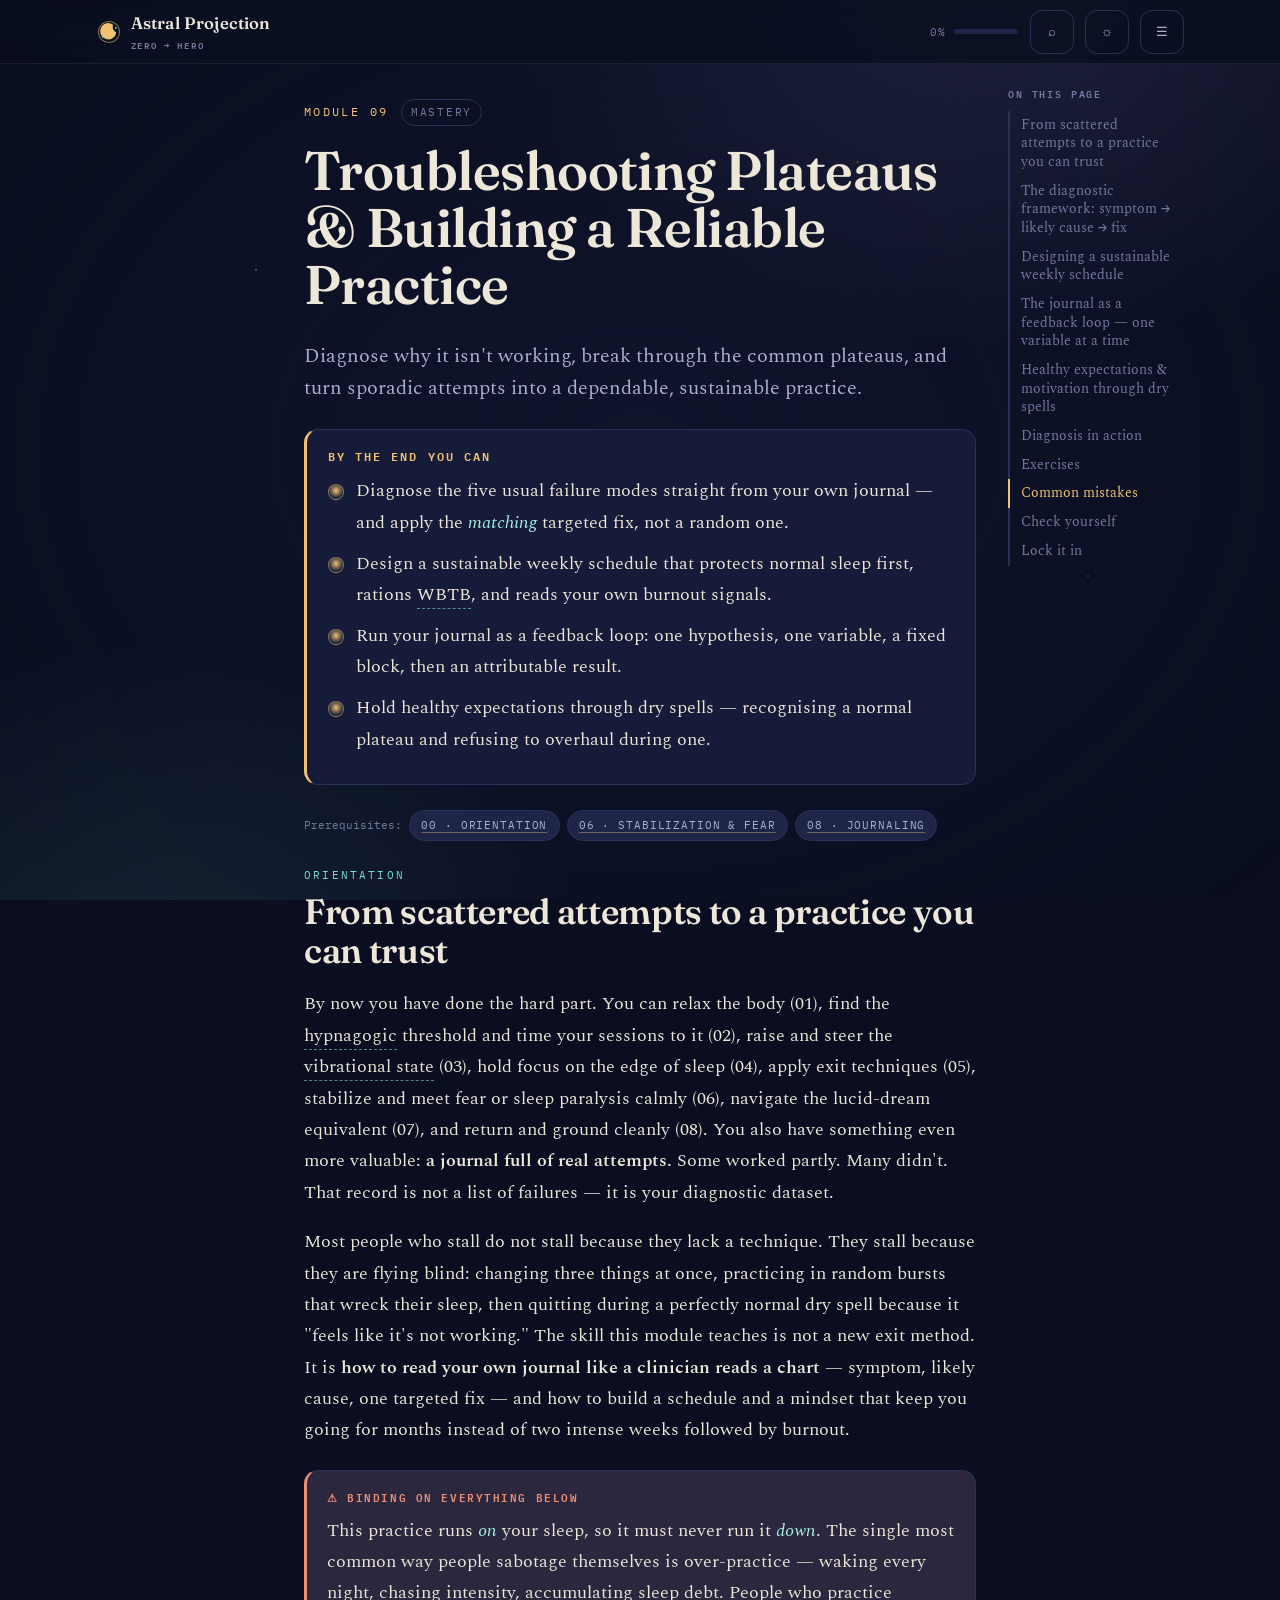
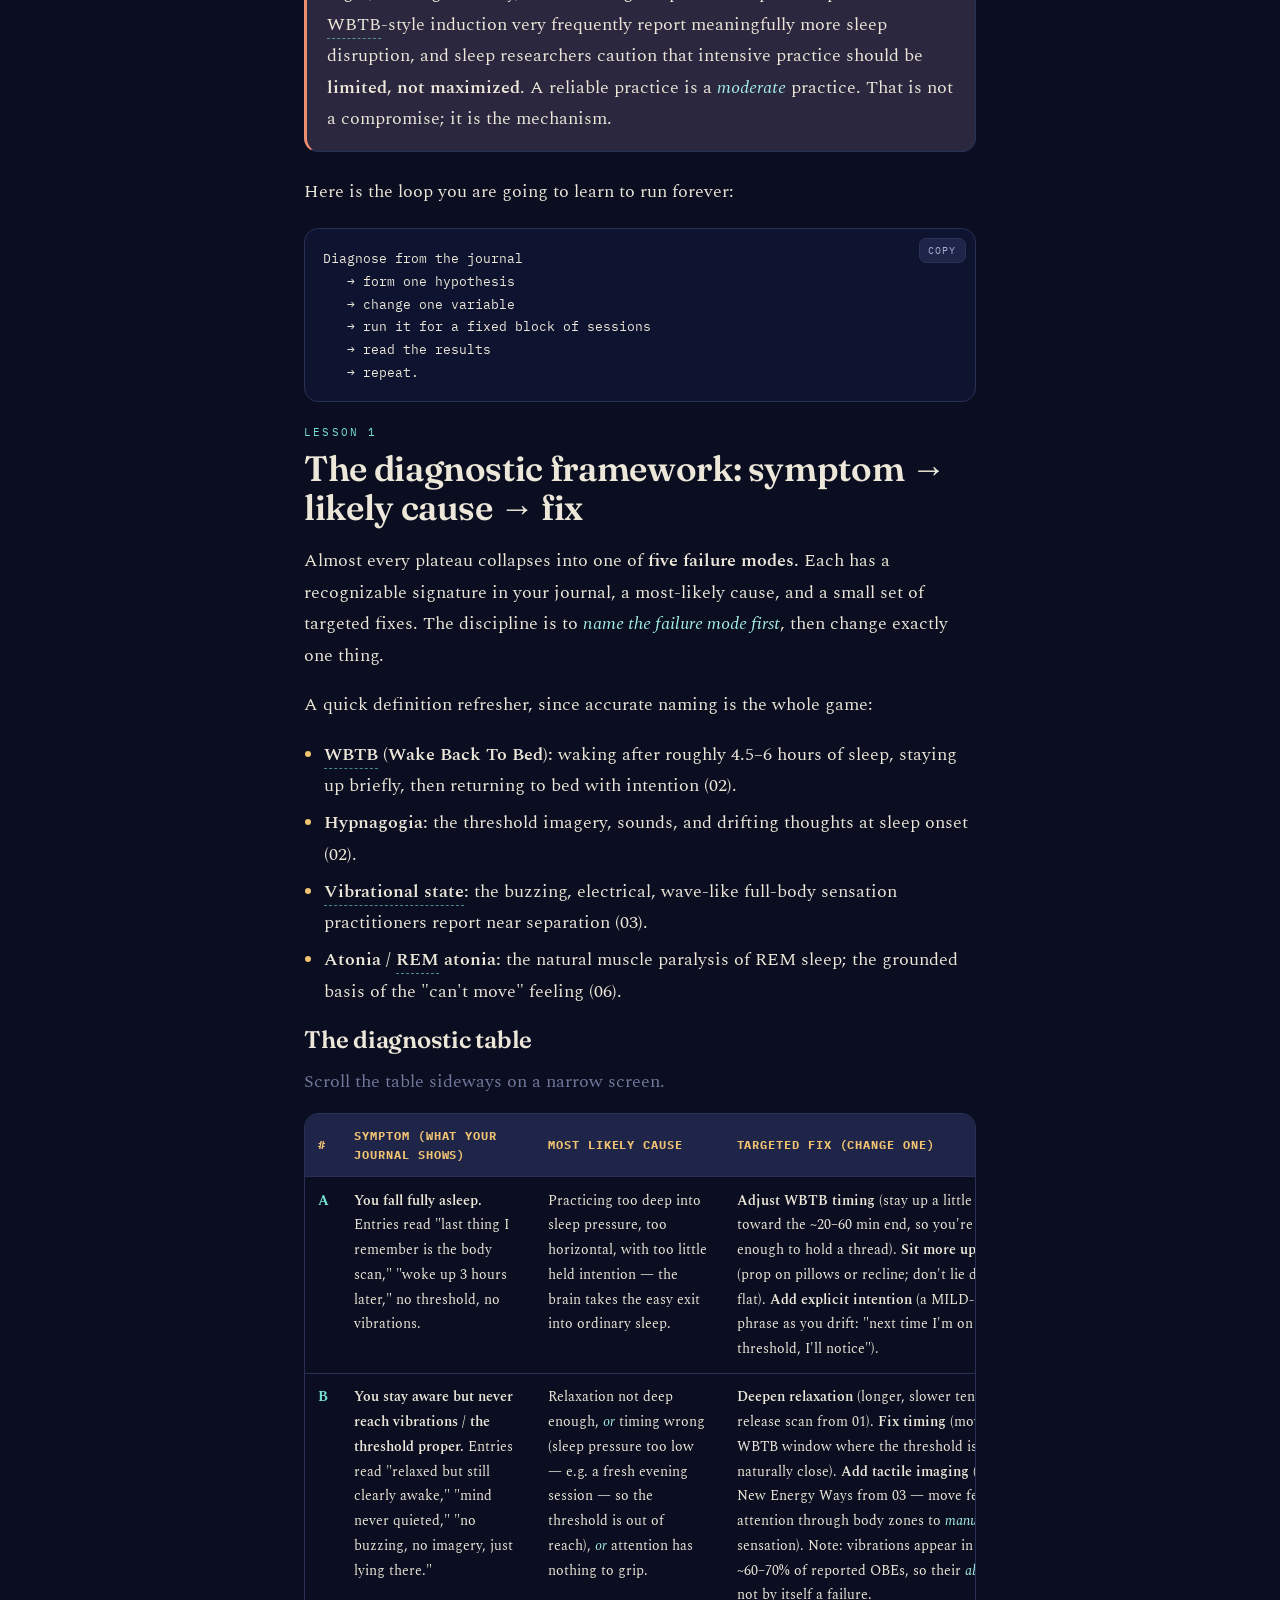
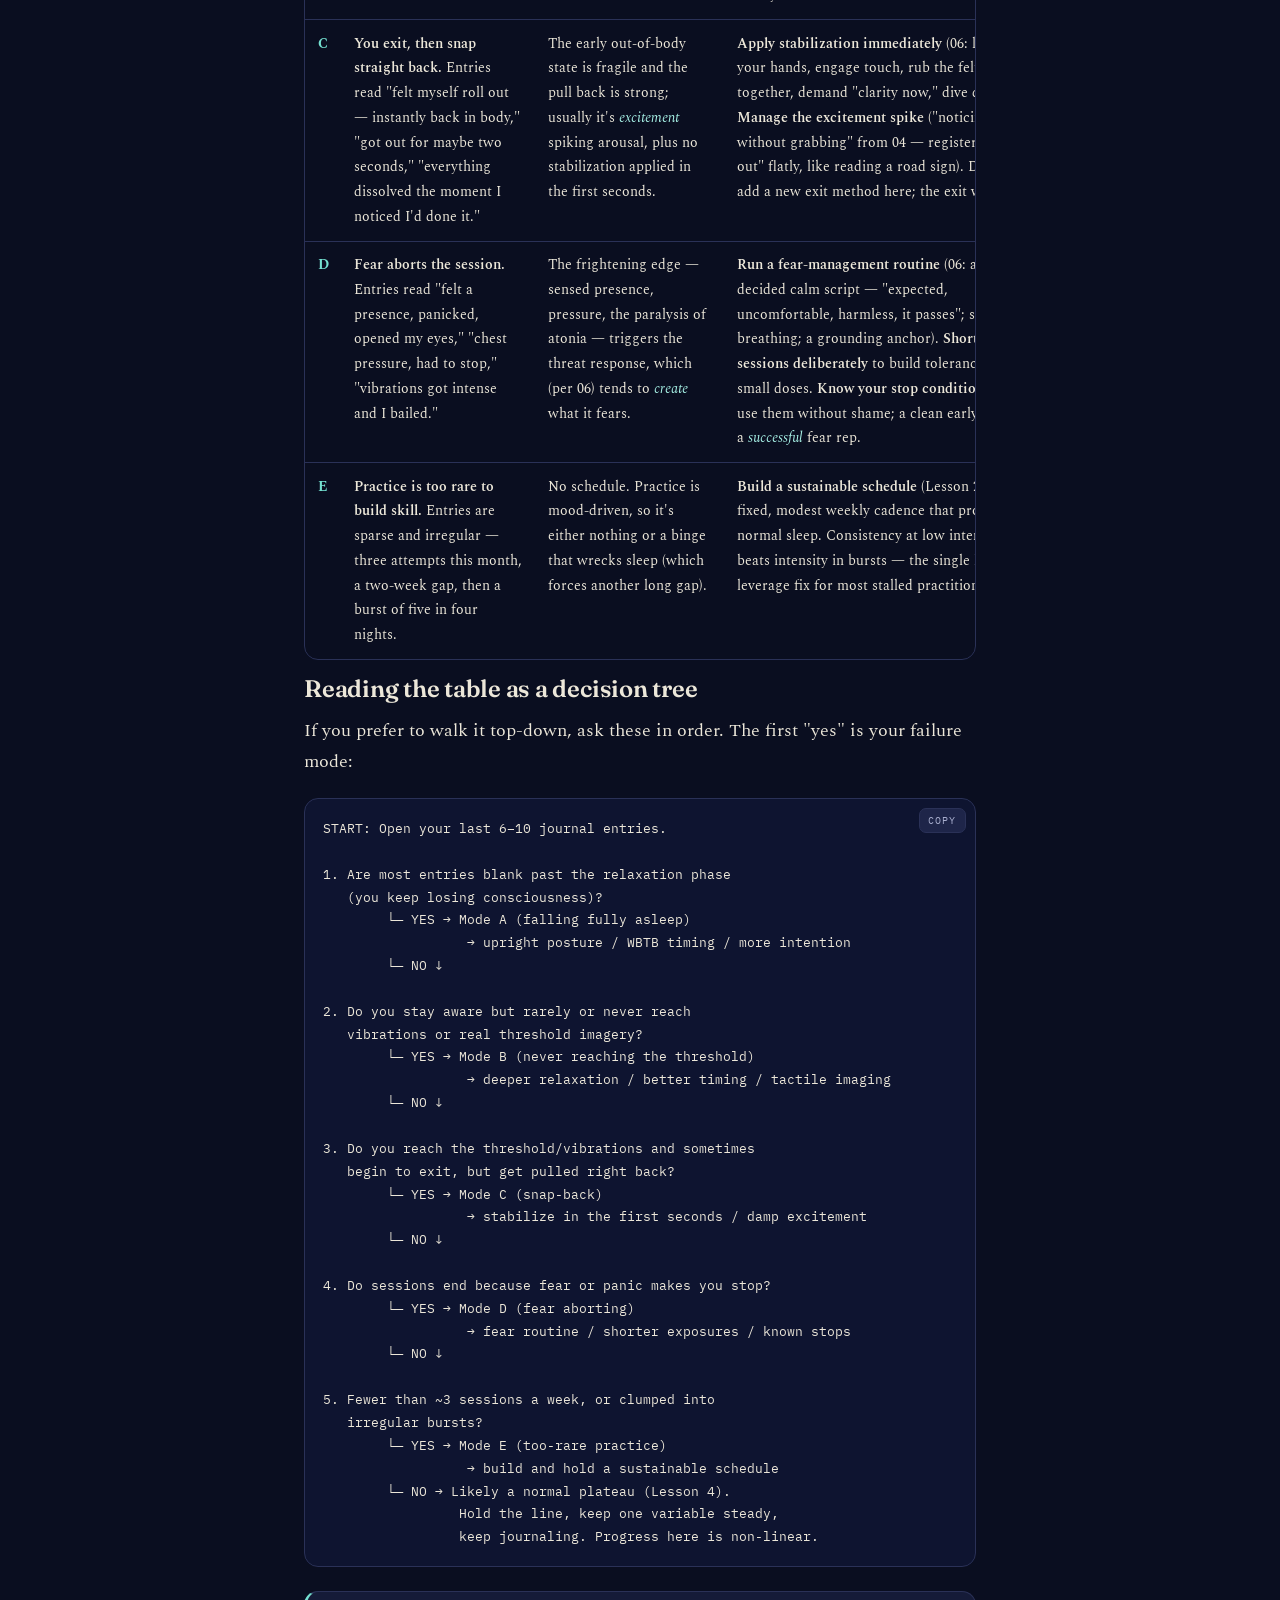
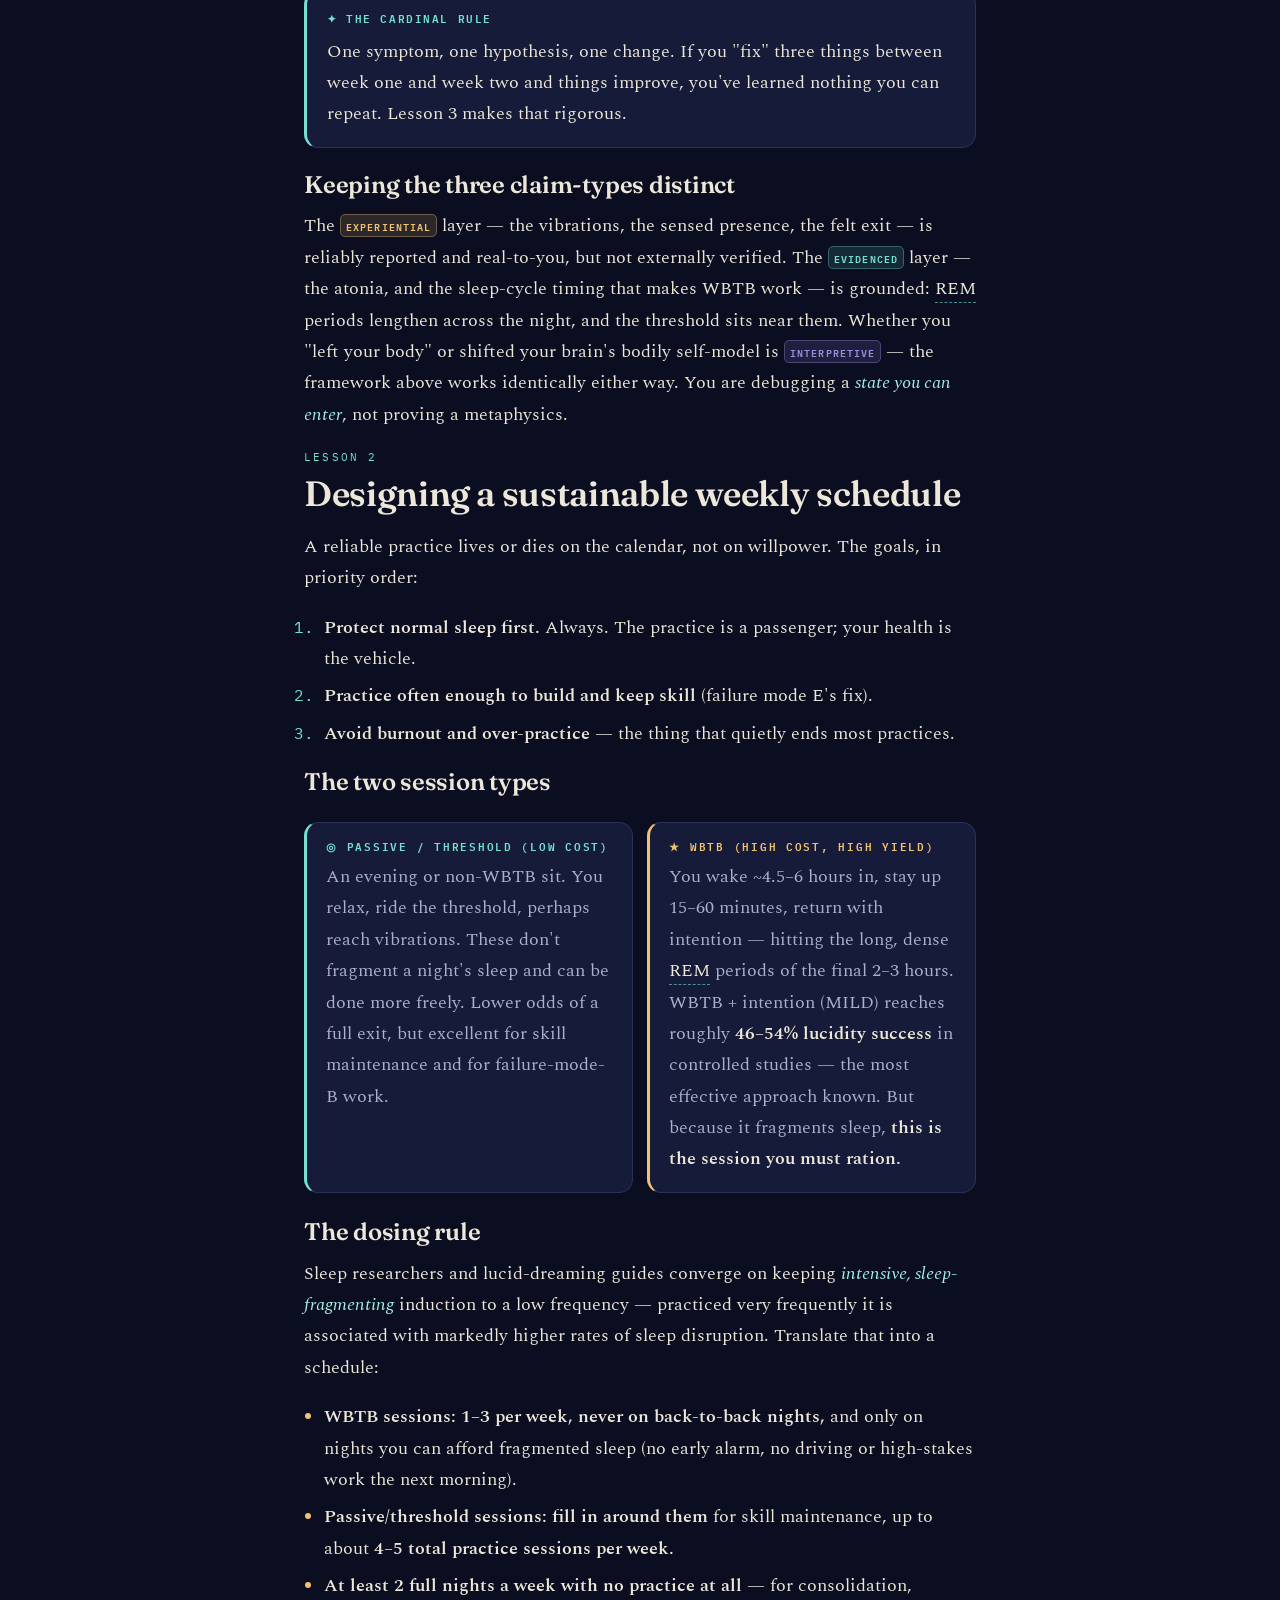
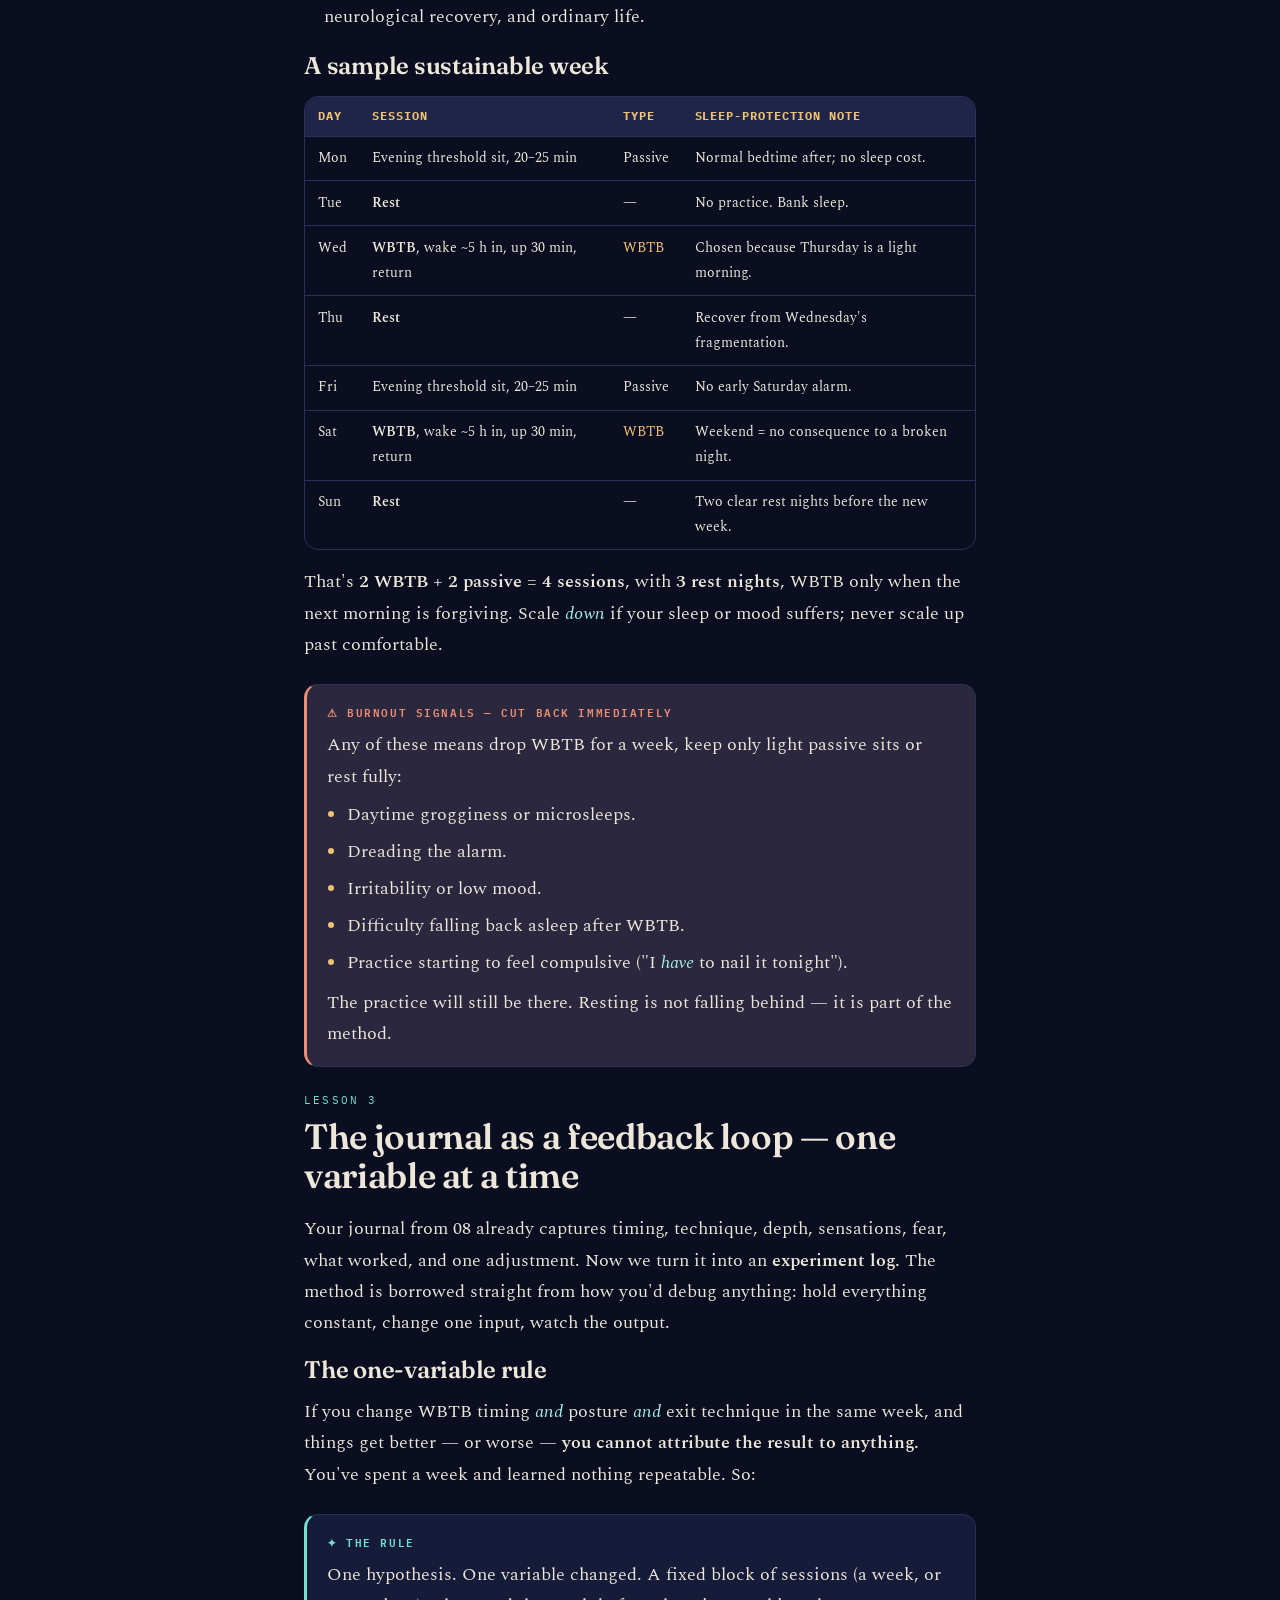
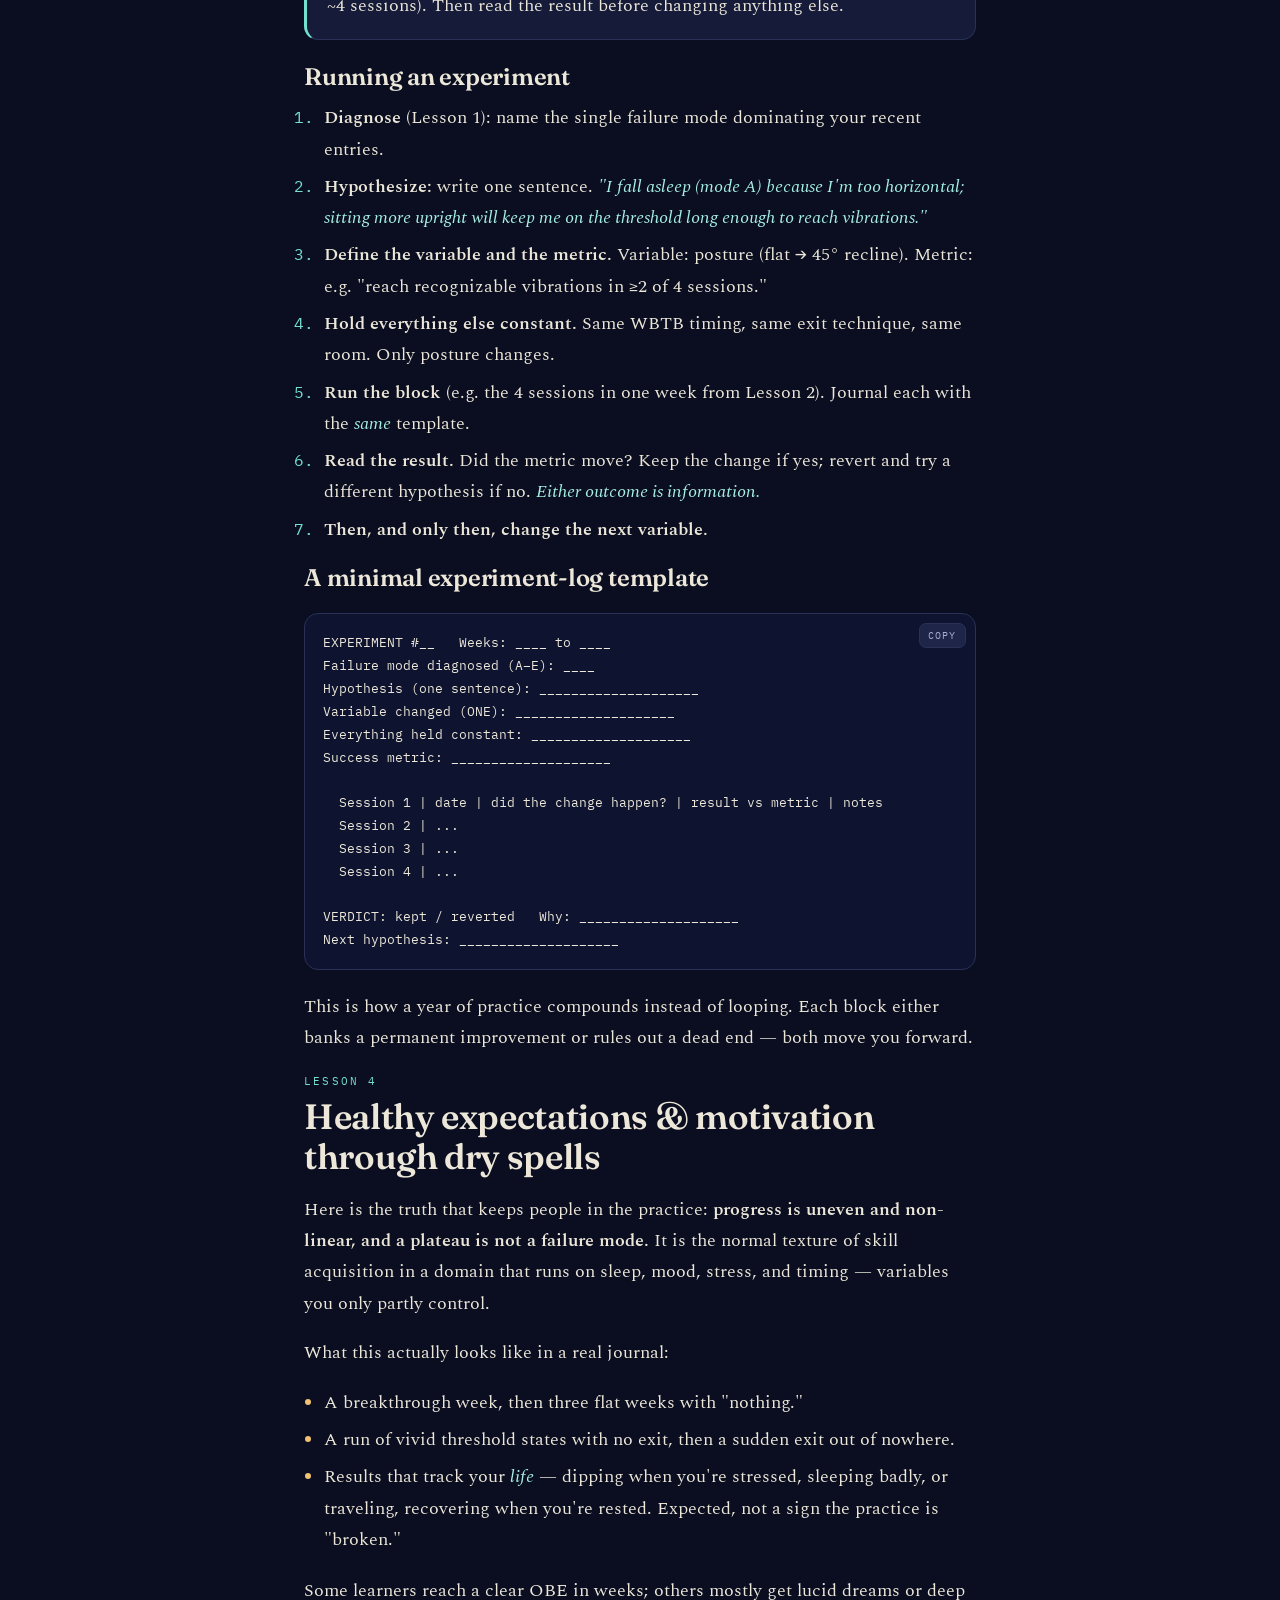
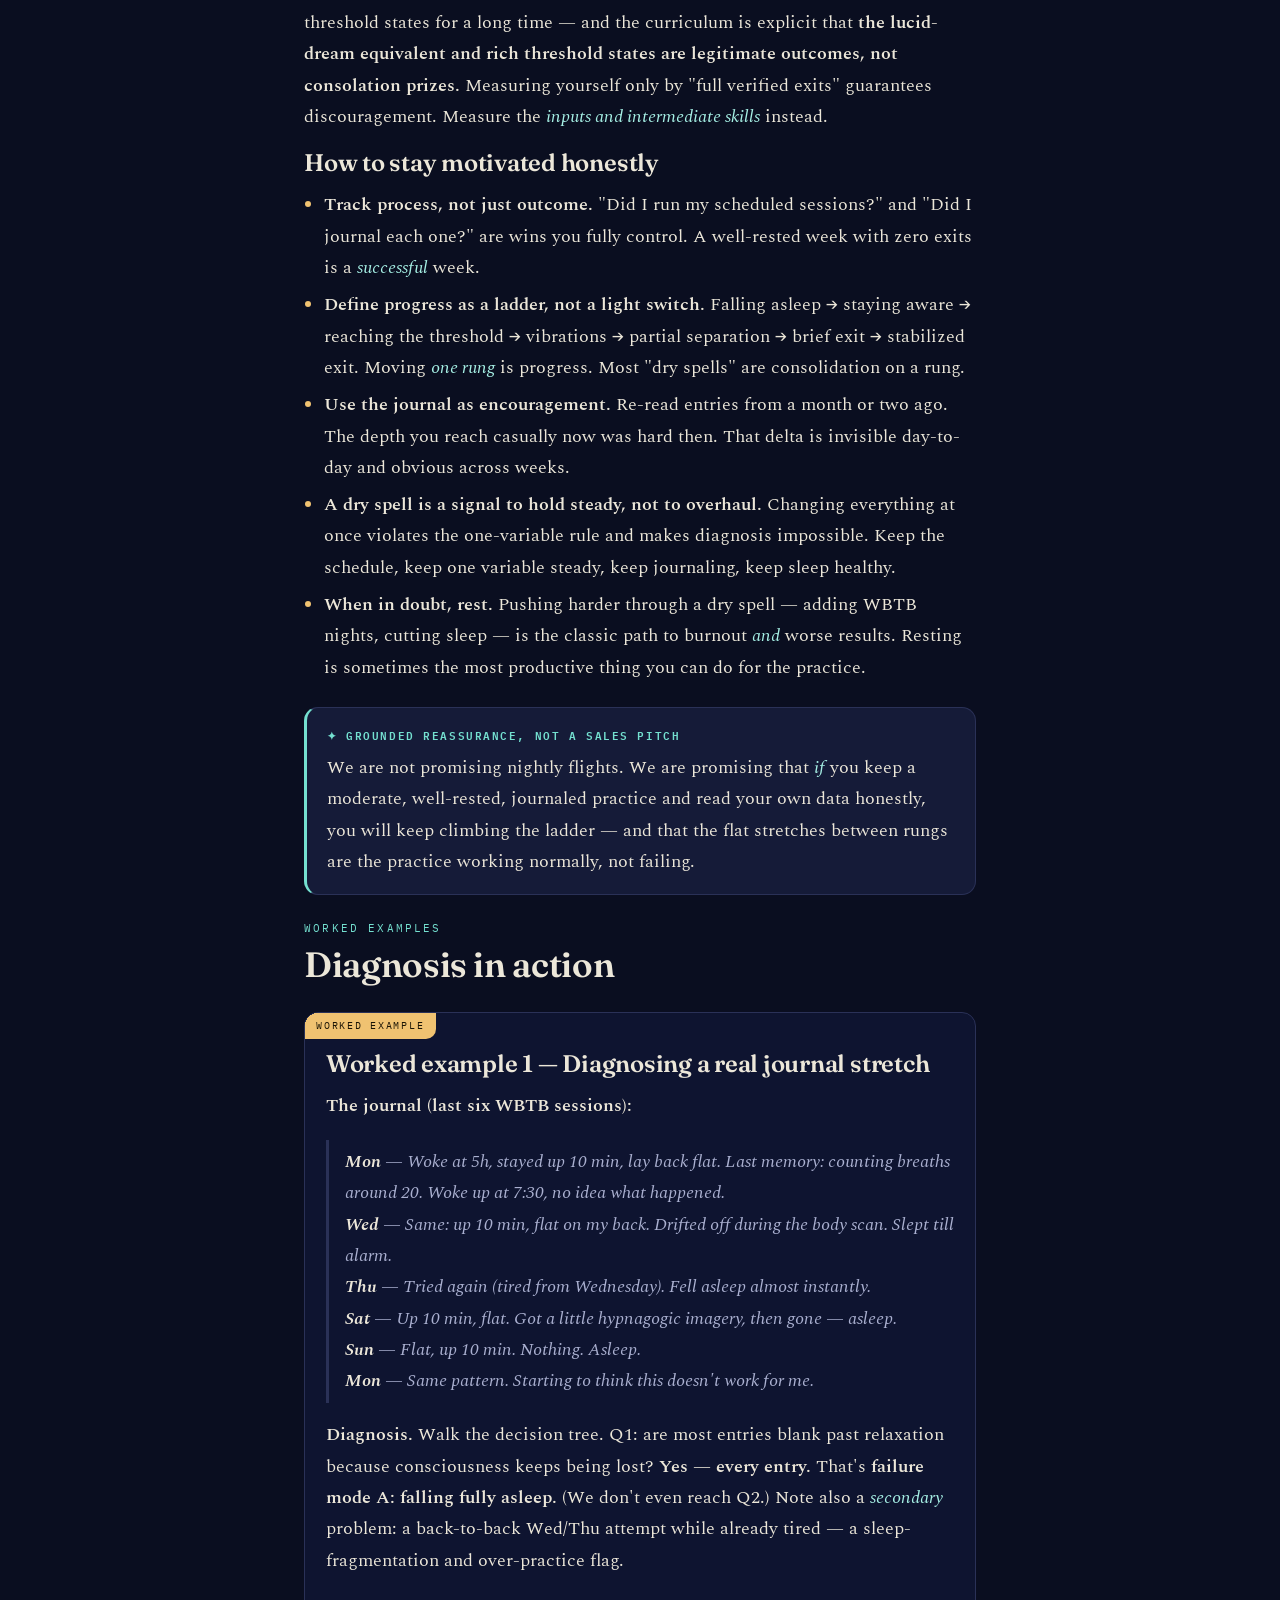
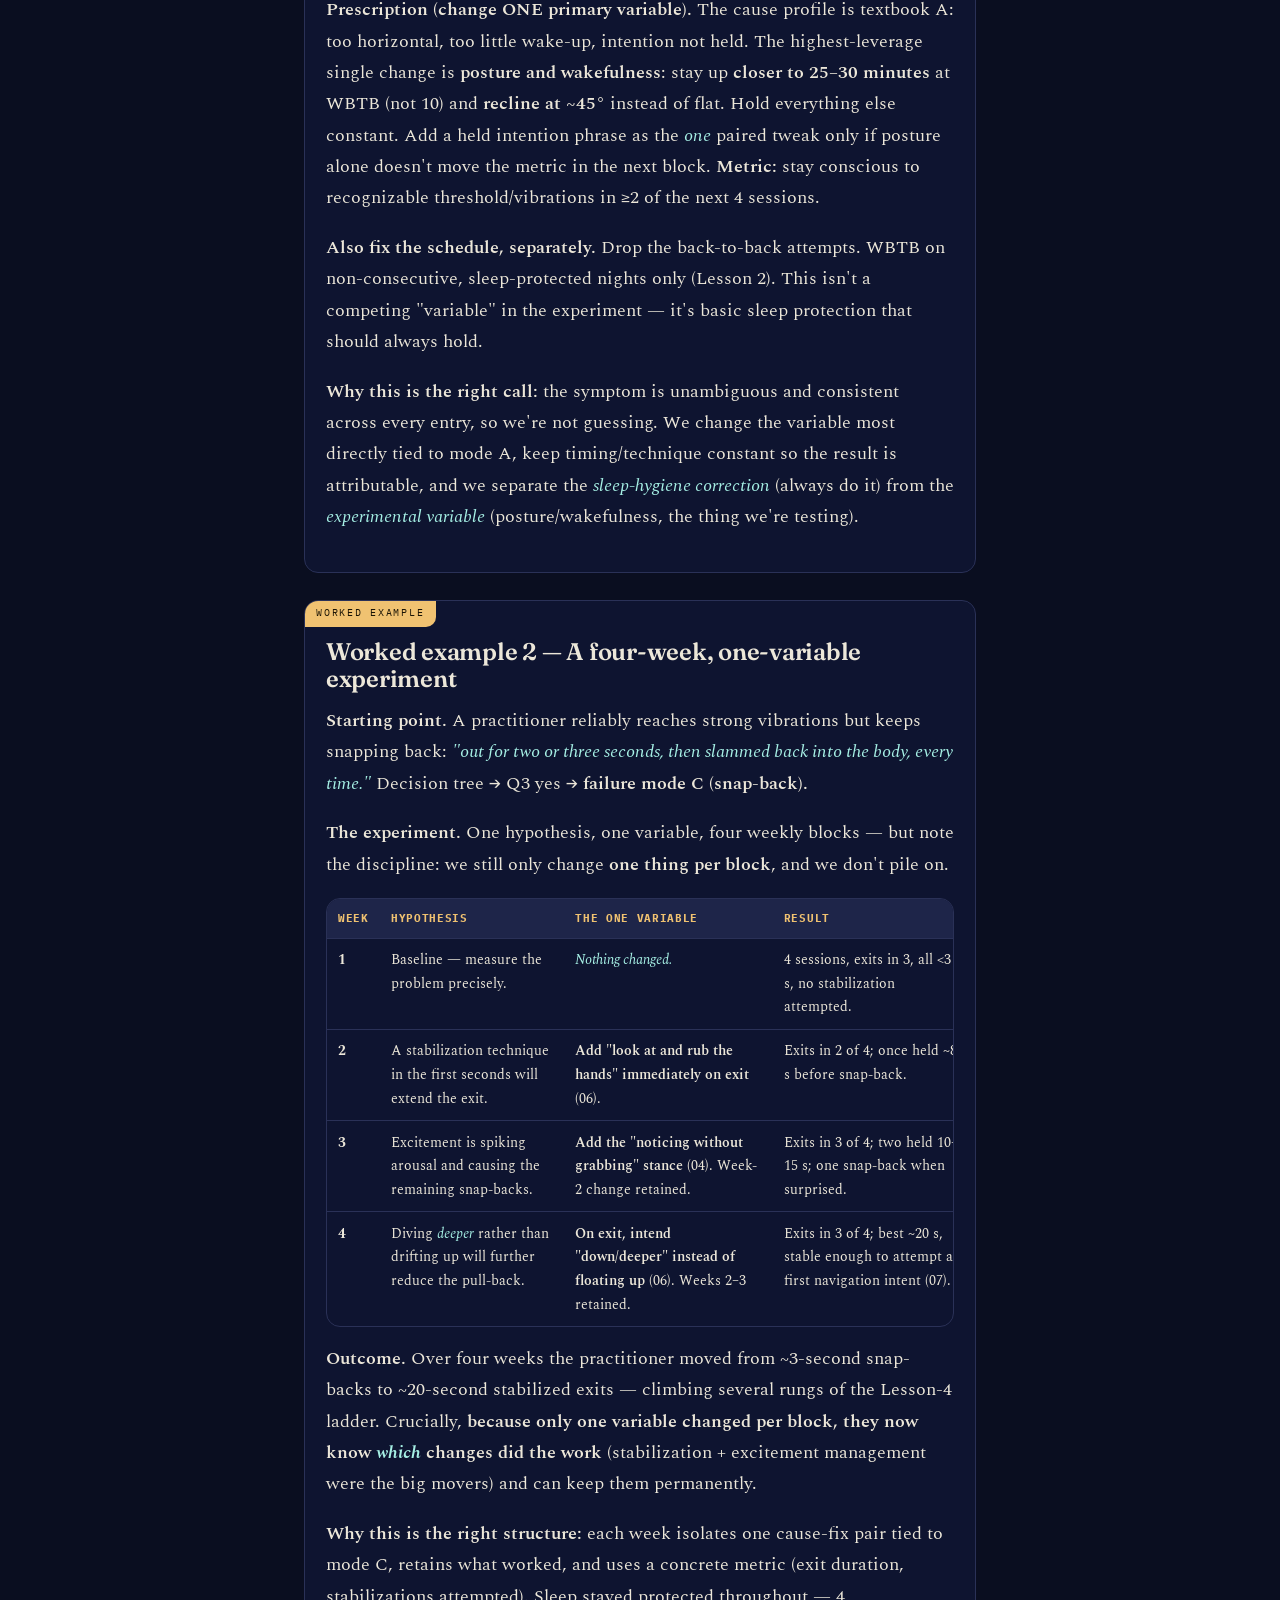
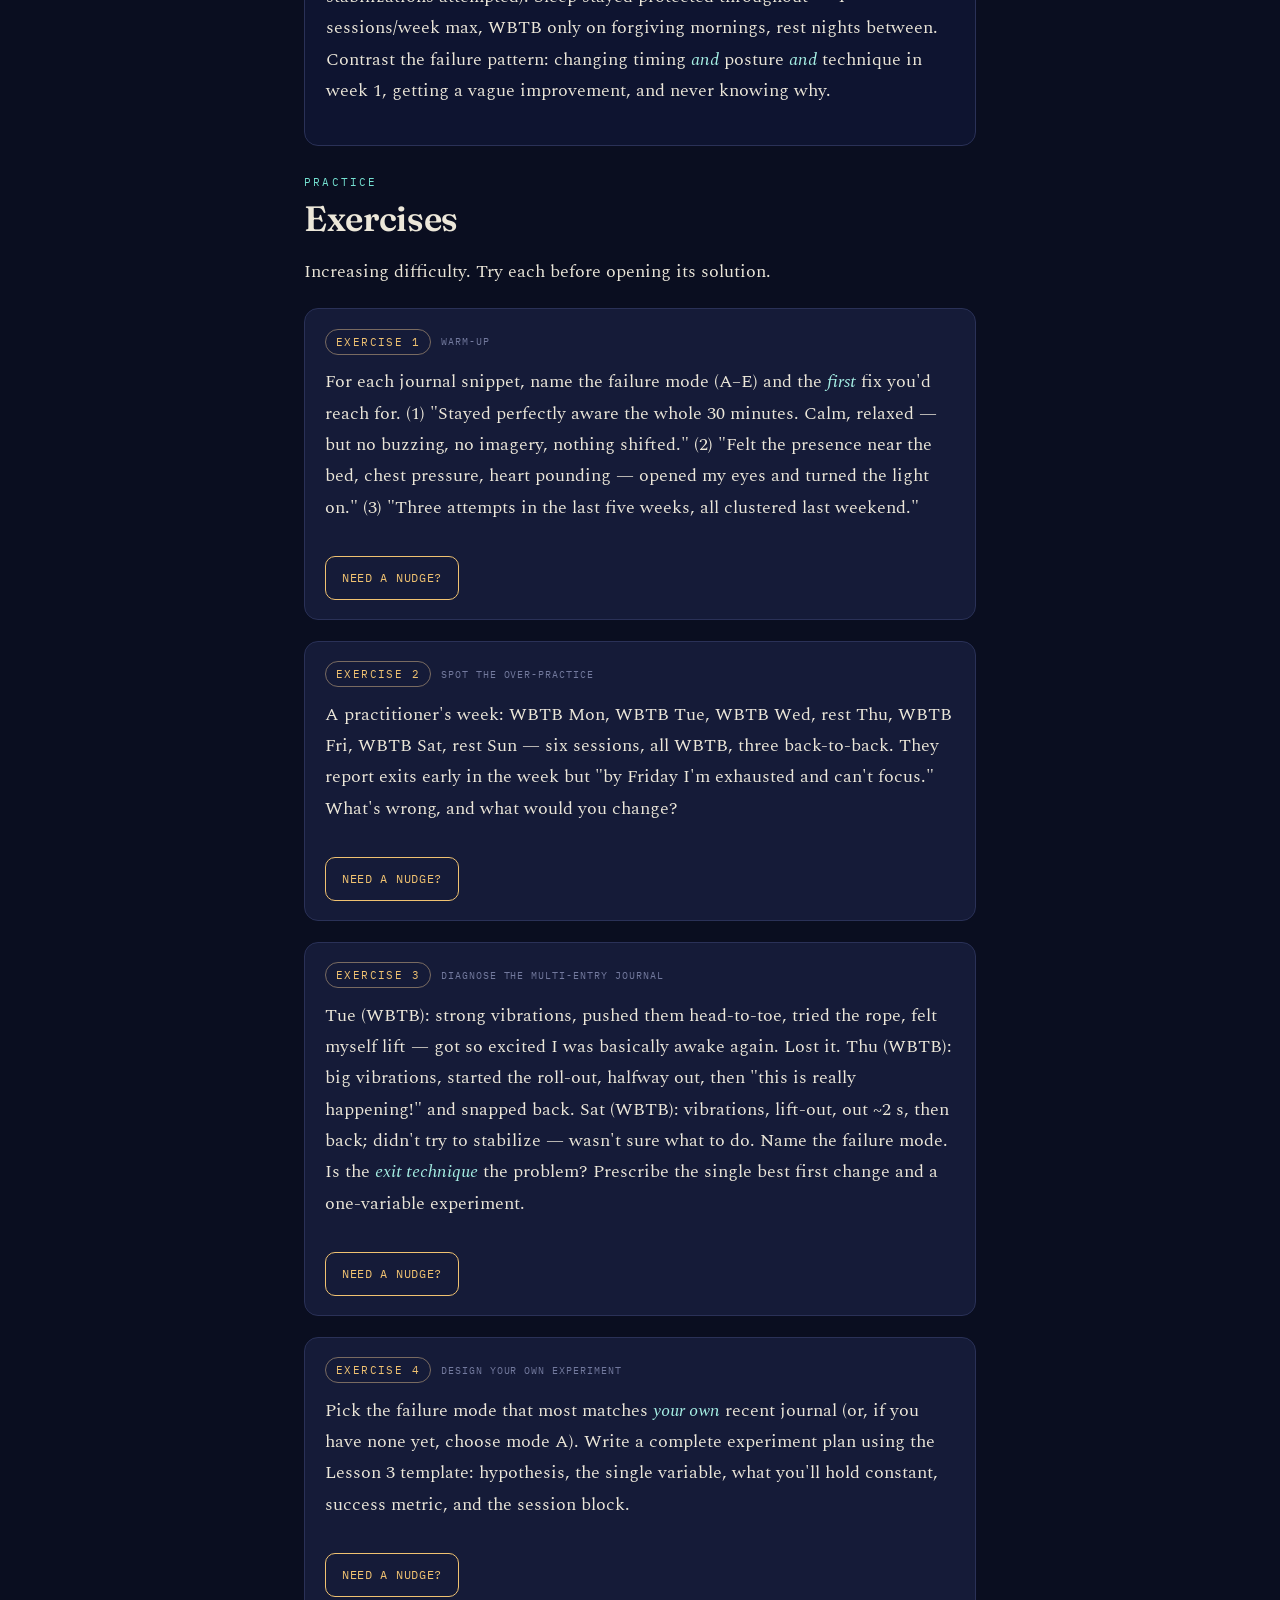
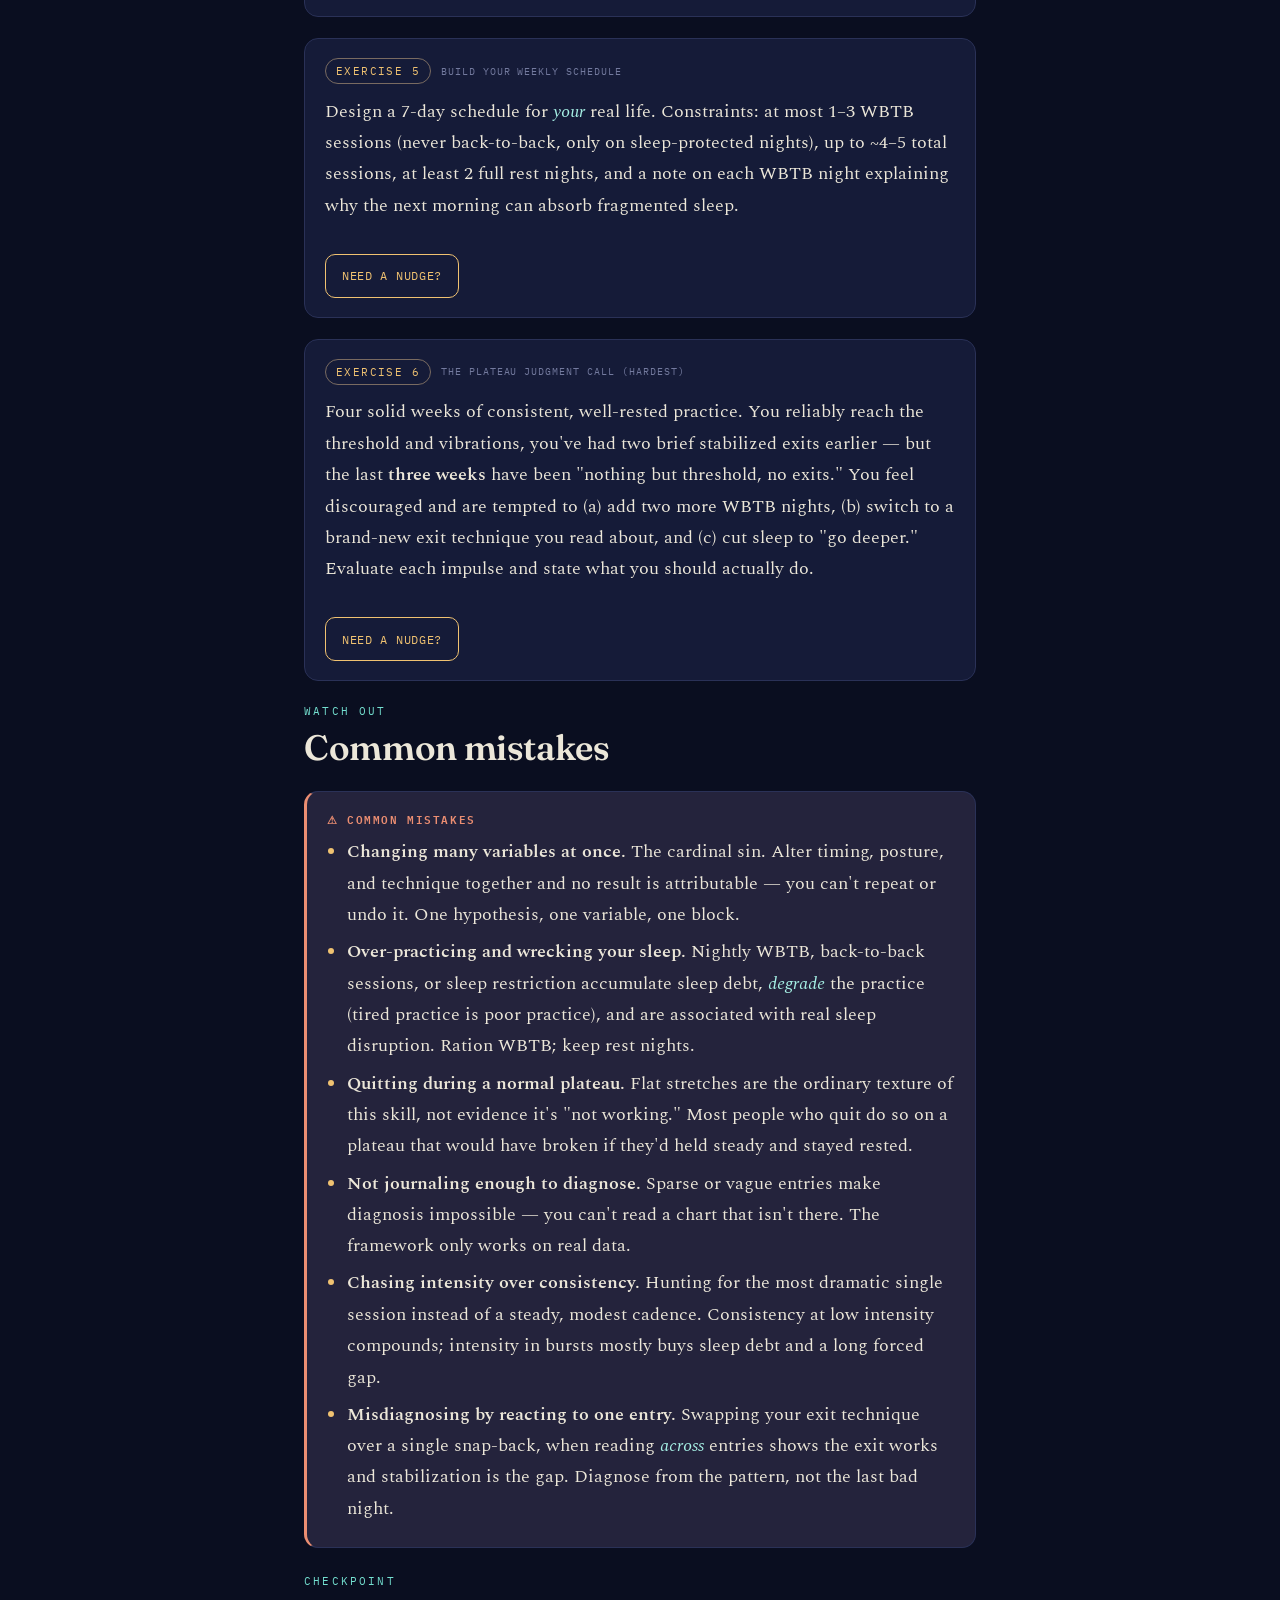
<file: docs/09-troubleshooting-and-reliable-practice.html>
<!doctype html>
<html lang="en" data-theme="dark">
<head>
  <meta charset="utf-8">
  <meta name="viewport" content="width=device-width, initial-scale=1, viewport-fit=cover">
  <title>09 · Troubleshooting Plateaus & Building a Reliable Practice — Astral Projection</title>
  <meta name="description" content="Diagnose why it isn't working with a symptom → cause → fix framework, break through plateaus, build a sustainable sleep-protecting schedule, and run your journal as a one-variable feedback loop.">
  <link rel="preconnect" href="https://fonts.googleapis.com">
  <link rel="preconnect" href="https://fonts.gstatic.com" crossorigin>
  <link rel="stylesheet" href="assets/css/main.css">
  <link rel="icon" href="favicon.svg" type="image/svg+xml">
</head>
<body data-module="09-troubleshooting-and-reliable-practice">
  <div class="skyfield"></div>
  <a class="skip-link" href="#main">Skip to content</a>

  <header class="site-header"><div class="site-header__bar">
    <a class="brand" href="index.html" aria-label="Astral Projection — home">
      <span class="brand__mark" aria-hidden="true">
        <svg viewBox="0 0 32 32" fill="none"><circle cx="16" cy="16" r="13" stroke="var(--accent)" stroke-width="1.3" opacity=".5"/><path d="M21 7a10 10 0 1 0 4 9.5A8 8 0 0 1 21 7Z" fill="var(--accent)"/><circle cx="24.5" cy="11" r="1.1" fill="var(--accent-2)"/><circle cx="8" cy="22" r="1" fill="var(--accent-2)"/></svg>
      </span>
      <span>Astral Projection<small>Zero → Hero</small></span>
    </a>
    <span class="header-spring"></span>
    <span class="header-progress"><span class="label" data-mini-pct>0%</span>
      <span class="mini-track"><span class="mini-fill" data-mini-fill></span></span></span>
    <button class="icon-btn" data-search-open aria-label="Search the course">⌕</button>
    <button class="icon-btn" data-theme-toggle aria-label="Toggle light or dark theme"><span data-theme-icon>☼</span></button>
    <button class="icon-btn" data-nav-open aria-label="Open module menu">☰</button>
  </div></header>

  <!-- nav sheet -->
  <div class="navsheet" aria-hidden="true">
    <div class="navsheet__scrim" data-nav-close></div>
    <nav class="navsheet__panel" aria-label="Course modules">
      <div style="display:flex;justify-content:space-between;align-items:center">
        <h3 style="margin-top:0">Course map</h3>
        <button class="icon-btn" data-nav-close aria-label="Close menu">✕</button>
      </div>
      <a data-module="home" href="index.html"><span class="num"><span>◆</span></span> Course home</a>
      <h3>Start here</h3>
      <a data-module="00-orientation" href="00-orientation.html"><span class="num"><span>00</span></span> Orientation</a>
      <h3>Modules</h3>
      <a data-module="01-relaxation-and-body-awareness" href="01-relaxation-and-body-awareness.html"><span class="num"><span>01</span></span> Relaxation & Body Awareness</a>
      <a data-module="02-threshold-and-sleep-timing" href="02-threshold-and-sleep-timing.html"><span class="num"><span>02</span></span> The Threshold & Timing</a>
      <a data-module="03-energy-and-vibrational-state" href="03-energy-and-vibrational-state.html"><span class="num"><span>03</span></span> Energy & the Vibrational State</a>
      <a data-module="04-focus-and-quieting-the-mind" href="04-focus-and-quieting-the-mind.html"><span class="num"><span>04</span></span> Focus & Quieting the Mind</a>
      <a data-module="05-separation-and-exit-techniques" href="05-separation-and-exit-techniques.html"><span class="num"><span>05</span></span> The Exit Techniques</a>
      <a data-module="06-stabilizing-and-fear-management" href="06-stabilizing-and-fear-management.html"><span class="num"><span>06</span></span> Stabilization & Fear</a>
      <a data-module="07-navigation-and-the-environment" href="07-navigation-and-the-environment.html"><span class="num"><span>07</span></span> Navigation & the Environment</a>
      <a data-module="08-return-grounding-and-journaling" href="08-return-grounding-and-journaling.html"><span class="num"><span>08</span></span> Return, Grounding & Journaling</a>
      <a data-module="09-troubleshooting-and-reliable-practice" href="09-troubleshooting-and-reliable-practice.html" aria-current="page"><span class="num"><span>09</span></span> Troubleshooting & Practice</a>
      <a data-module="10-advanced-practice-tradition-and-science" href="10-advanced-practice-tradition-and-science.html"><span class="num"><span>10</span></span> Advanced Practice & Science</a>
      <h3>Finish</h3>
      <a data-module="capstone" href="capstone.html"><span class="num"><span>★</span></span> Capstone: 30-Day Practice</a>
      <a data-module="reference" href="reference.html"><span class="num"><span>✦</span></span> Reference & Flashcards</a>
    </nav>
  </div>

  <!-- search -->
  <div class="searchbox" role="dialog" aria-modal="true" aria-label="Search">
    <div class="search-panel">
      <input type="search" placeholder="Search modules…  (press / anywhere)" aria-label="Search modules">
      <div class="search-results"></div>
    </div>
  </div>

  <main id="main" class="wrap">
    <div class="layout">
      <article class="content">

        <header class="module-header">
          <p class="kicker"><span class="module-no">Module 09</span> <span class="module-rung">Mastery</span></p>
          <h1>Troubleshooting Plateaus &amp; Building a Reliable Practice</h1>
          <p class="module-promise">Diagnose why it isn't working, break through the common plateaus, and turn sporadic attempts into a dependable, sustainable practice.</p>
          <div class="objectives">
            <h2>By the end you can</h2>
            <ul>
              <li>Diagnose the five usual failure modes straight from your own journal — and apply the <em>matching</em> targeted fix, not a random one.</li>
              <li>Design a sustainable weekly schedule that protects normal sleep first, rations <span class="term" data-term="wbtb">WBTB</span>, and reads your own burnout signals.</li>
              <li>Run your journal as a feedback loop: one hypothesis, one variable, a fixed block, then an attributable result.</li>
              <li>Hold healthy expectations through dry spells — recognising a normal plateau and refusing to overhaul during one.</li>
            </ul>
          </div>
          <p class="prereq-row">Prerequisites:
            <a class="chip" href="00-orientation.html">00 · Orientation</a>
            <a class="chip" href="06-stabilizing-and-fear-management.html">06 · Stabilization &amp; Fear</a>
            <a class="chip" href="08-return-grounding-and-journaling.html">08 · Journaling</a>
          </p>
        </header>

        <!-- ===================== INTRO ===================== -->
        <section id="from-attempts-to-practice" data-track-section="from-attempts-to-practice">
          <p class="lesson-eyebrow">Orientation</p>
          <h2>From scattered attempts to a practice you can trust</h2>
          <p>By now you have done the hard part. You can relax the body (01), find the <span class="term" data-term="hypnagogia">hypnagogic</span> threshold and time your sessions to it (02), raise and steer the <span class="term" data-term="vibrational state">vibrational state</span> (03), hold focus on the edge of sleep (04), apply exit techniques (05), stabilize and meet fear or sleep paralysis calmly (06), navigate the lucid-dream equivalent (07), and return and ground cleanly (08). You also have something even more valuable: <strong>a journal full of real attempts.</strong> Some worked partly. Many didn't. That record is not a list of failures — it is your diagnostic dataset.</p>
          <p>Most people who stall do not stall because they lack a technique. They stall because they are flying blind: changing three things at once, practicing in random bursts that wreck their sleep, then quitting during a perfectly normal dry spell because it "feels like it's not working." The skill this module teaches is not a new exit method. It is <strong>how to read your own journal like a clinician reads a chart</strong> — symptom, likely cause, one targeted fix — and how to build a schedule and a mindset that keep you going for months instead of two intense weeks followed by burnout.</p>
          <div class="callout callout-safety">
            <p class="callout-title">⚠ Binding on everything below</p>
            <p style="margin:0">This practice runs <em>on</em> your sleep, so it must never run it <em>down</em>. The single most common way people sabotage themselves is over-practice — waking every night, chasing intensity, accumulating sleep debt. People who practice <span class="term" data-term="wbtb">WBTB</span>-style induction very frequently report meaningfully more sleep disruption, and sleep researchers caution that intensive practice should be <strong>limited, not maximized</strong>. A reliable practice is a <em>moderate</em> practice. That is not a compromise; it is the mechanism.</p>
          </div>
          <p>Here is the loop you are going to learn to run forever:</p>
          <pre>Diagnose from the journal
   → form one hypothesis
   → change one variable
   → run it for a fixed block of sessions
   → read the results
   → repeat.</pre>
        </section>

        <!-- ===================== LESSON 1 ===================== -->
        <section id="diagnostic-framework" data-track-section="diagnostic-framework">
          <p class="lesson-eyebrow">Lesson 1</p>
          <h2>The diagnostic framework: symptom → likely cause → fix</h2>
          <p>Almost every plateau collapses into one of <strong>five failure modes.</strong> Each has a recognizable signature in your journal, a most-likely cause, and a small set of targeted fixes. The discipline is to <em>name the failure mode first</em>, then change exactly one thing.</p>
          <p>A quick definition refresher, since accurate naming is the whole game:</p>
          <ul>
            <li><strong><span class="term" data-term="wbtb">WBTB</span> (Wake Back To Bed):</strong> waking after roughly 4.5–6 hours of sleep, staying up briefly, then returning to bed with intention (02).</li>
            <li><strong>Hypnagogia:</strong> the threshold imagery, sounds, and drifting thoughts at sleep onset (02).</li>
            <li><strong><span class="term" data-term="vibrational state">Vibrational state</span>:</strong> the buzzing, electrical, wave-like full-body sensation practitioners report near separation (03).</li>
            <li><strong>Atonia / <span class="term" data-term="rem">REM</span> atonia:</strong> the natural muscle paralysis of REM sleep; the grounded basis of the "can't move" feeling (06).</li>
          </ul>

          <h3>The diagnostic table</h3>
          <p class="faint" style="margin:0 0 .5rem">Scroll the table sideways on a narrow screen.</p>
          <div style="overflow-x:auto;-webkit-overflow-scrolling:touch;border:1px solid var(--border);border-radius:var(--radius);margin:1rem 0">
            <table style="border-collapse:collapse;width:100%;min-width:46rem;font-size:.9rem">
              <thead>
                <tr style="text-align:left;background:var(--surface-2)">
                  <th style="padding:.7rem .8rem;border-bottom:1px solid var(--border);font-family:var(--font-mono);font-size:.72rem;letter-spacing:.08em;text-transform:uppercase;color:var(--accent)">#</th>
                  <th style="padding:.7rem .8rem;border-bottom:1px solid var(--border);font-family:var(--font-mono);font-size:.72rem;letter-spacing:.08em;text-transform:uppercase;color:var(--accent)">Symptom (what your journal shows)</th>
                  <th style="padding:.7rem .8rem;border-bottom:1px solid var(--border);font-family:var(--font-mono);font-size:.72rem;letter-spacing:.08em;text-transform:uppercase;color:var(--accent)">Most likely cause</th>
                  <th style="padding:.7rem .8rem;border-bottom:1px solid var(--border);font-family:var(--font-mono);font-size:.72rem;letter-spacing:.08em;text-transform:uppercase;color:var(--accent)">Targeted fix (change ONE)</th>
                </tr>
              </thead>
              <tbody>
                <tr style="vertical-align:top">
                  <td style="padding:.7rem .8rem;border-bottom:1px solid var(--border);font-weight:700;color:var(--accent-2)">A</td>
                  <td style="padding:.7rem .8rem;border-bottom:1px solid var(--border)"><strong>You fall fully asleep.</strong> Entries read "last thing I remember is the body scan," "woke up 3 hours later," no threshold, no vibrations.</td>
                  <td style="padding:.7rem .8rem;border-bottom:1px solid var(--border)">Practicing too deep into sleep pressure, too horizontal, with too little held intention — the brain takes the easy exit into ordinary sleep.</td>
                  <td style="padding:.7rem .8rem;border-bottom:1px solid var(--border)"><strong>Adjust WBTB timing</strong> (stay up a little longer, toward the ~20–60 min end, so you're awake enough to hold a thread). <strong>Sit more upright</strong> (prop on pillows or recline; don't lie dead-flat). <strong>Add explicit intention</strong> (a MILD-style phrase as you drift: "next time I'm on the threshold, I'll notice").</td>
                </tr>
                <tr style="vertical-align:top">
                  <td style="padding:.7rem .8rem;border-bottom:1px solid var(--border);font-weight:700;color:var(--accent-2)">B</td>
                  <td style="padding:.7rem .8rem;border-bottom:1px solid var(--border)"><strong>You stay aware but never reach vibrations / the threshold proper.</strong> Entries read "relaxed but still clearly awake," "mind never quieted," "no buzzing, no imagery, just lying there."</td>
                  <td style="padding:.7rem .8rem;border-bottom:1px solid var(--border)">Relaxation not deep enough, <em>or</em> timing wrong (sleep pressure too low — e.g. a fresh evening session — so the threshold is out of reach), <em>or</em> attention has nothing to grip.</td>
                  <td style="padding:.7rem .8rem;border-bottom:1px solid var(--border)"><strong>Deepen relaxation</strong> (longer, slower tension-release scan from 01). <strong>Fix timing</strong> (move into a WBTB window where the threshold is naturally close). <strong>Add tactile imaging</strong> (Bruce's New Energy Ways from 03 — move felt attention through body zones to <em>manufacture</em> sensation). Note: vibrations appear in only ~60–70% of reported OBEs, so their <em>absence</em> is not by itself a failure.</td>
                </tr>
                <tr style="vertical-align:top">
                  <td style="padding:.7rem .8rem;border-bottom:1px solid var(--border);font-weight:700;color:var(--accent-2)">C</td>
                  <td style="padding:.7rem .8rem;border-bottom:1px solid var(--border)"><strong>You exit, then snap straight back.</strong> Entries read "felt myself roll out — instantly back in body," "got out for maybe two seconds," "everything dissolved the moment I noticed I'd done it."</td>
                  <td style="padding:.7rem .8rem;border-bottom:1px solid var(--border)">The early out-of-body state is fragile and the pull back is strong; usually it's <em>excitement</em> spiking arousal, plus no stabilization applied in the first seconds.</td>
                  <td style="padding:.7rem .8rem;border-bottom:1px solid var(--border)"><strong>Apply stabilization immediately</strong> (06: look at your hands, engage touch, rub the felt hands together, demand "clarity now," dive deeper). <strong>Manage the excitement spike</strong> ("noticing without grabbing" from 04 — register "I'm out" flatly, like reading a road sign). Don't add a new exit method here; the exit worked.</td>
                </tr>
                <tr style="vertical-align:top">
                  <td style="padding:.7rem .8rem;border-bottom:1px solid var(--border);font-weight:700;color:var(--accent-2)">D</td>
                  <td style="padding:.7rem .8rem;border-bottom:1px solid var(--border)"><strong>Fear aborts the session.</strong> Entries read "felt a presence, panicked, opened my eyes," "chest pressure, had to stop," "vibrations got intense and I bailed."</td>
                  <td style="padding:.7rem .8rem;border-bottom:1px solid var(--border)">The frightening edge — sensed presence, pressure, the paralysis of atonia — triggers the threat response, which (per 06) tends to <em>create</em> what it fears.</td>
                  <td style="padding:.7rem .8rem;border-bottom:1px solid var(--border)"><strong>Run a fear-management routine</strong> (06: a pre-decided calm script — "expected, uncomfortable, harmless, it passes"; slow breathing; a grounding anchor). <strong>Shorten sessions deliberately</strong> to build tolerance in small doses. <strong>Know your stop conditions</strong> and use them without shame; a clean early exit is a <em>successful</em> fear rep.</td>
                </tr>
                <tr style="vertical-align:top">
                  <td style="padding:.7rem .8rem;font-weight:700;color:var(--accent-2)">E</td>
                  <td style="padding:.7rem .8rem"><strong>Practice is too rare to build skill.</strong> Entries are sparse and irregular — three attempts this month, a two-week gap, then a burst of five in four nights.</td>
                  <td style="padding:.7rem .8rem">No schedule. Practice is mood-driven, so it's either nothing or a binge that wrecks sleep (which forces another long gap).</td>
                  <td style="padding:.7rem .8rem"><strong>Build a sustainable schedule</strong> (Lesson 2): a fixed, modest weekly cadence that protects normal sleep. Consistency at low intensity beats intensity in bursts — the single highest-leverage fix for most stalled practitioners.</td>
                </tr>
              </tbody>
            </table>
          </div>

          <h3>Reading the table as a decision tree</h3>
          <p>If you prefer to walk it top-down, ask these in order. The first "yes" is your failure mode:</p>
          <pre>START: Open your last 6–10 journal entries.

1. Are most entries blank past the relaxation phase
   (you keep losing consciousness)?
        └─ YES → Mode A (falling fully asleep)
                  → upright posture / WBTB timing / more intention
        └─ NO ↓

2. Do you stay aware but rarely or never reach
   vibrations or real threshold imagery?
        └─ YES → Mode B (never reaching the threshold)
                  → deeper relaxation / better timing / tactile imaging
        └─ NO ↓

3. Do you reach the threshold/vibrations and sometimes
   begin to exit, but get pulled right back?
        └─ YES → Mode C (snap-back)
                  → stabilize in the first seconds / damp excitement
        └─ NO ↓

4. Do sessions end because fear or panic makes you stop?
        └─ YES → Mode D (fear aborting)
                  → fear routine / shorter exposures / known stops
        └─ NO ↓

5. Fewer than ~3 sessions a week, or clumped into
   irregular bursts?
        └─ YES → Mode E (too-rare practice)
                  → build and hold a sustainable schedule
        └─ NO → Likely a normal plateau (Lesson 4).
                 Hold the line, keep one variable steady,
                 keep journaling. Progress here is non-linear.</pre>
          <div class="callout callout-note">
            <p class="callout-title">✦ The cardinal rule</p>
            <p style="margin:0">One symptom, one hypothesis, one change. If you "fix" three things between week one and week two and things improve, you've learned nothing you can repeat. Lesson 3 makes that rigorous.</p>
          </div>
          <h3>Keeping the three claim-types distinct</h3>
          <p>The <span class="tag tag-experiential">experiential</span> layer — the vibrations, the sensed presence, the felt exit — is reliably reported and real-to-you, but not externally verified. The <span class="tag tag-evidenced">evidenced</span> layer — the atonia, and the sleep-cycle timing that makes WBTB work — is grounded: <span class="term" data-term="rem">REM</span> periods lengthen across the night, and the threshold sits near them. Whether you "left your body" or shifted your brain's bodily self-model is <span class="tag tag-interpretive">interpretive</span> — the framework above works identically either way. You are debugging a <em>state you can enter</em>, not proving a metaphysics.</p>
        </section>

        <!-- ===================== LESSON 2 ===================== -->
        <section id="sustainable-schedule" data-track-section="sustainable-schedule">
          <p class="lesson-eyebrow">Lesson 2</p>
          <h2>Designing a sustainable weekly schedule</h2>
          <p>A reliable practice lives or dies on the calendar, not on willpower. The goals, in priority order:</p>
          <ol>
            <li><strong>Protect normal sleep first.</strong> Always. The practice is a passenger; your health is the vehicle.</li>
            <li><strong>Practice often enough to build and keep skill</strong> (failure mode E's fix).</li>
            <li><strong>Avoid burnout and over-practice</strong> — the thing that quietly ends most practices.</li>
          </ol>

          <h3>The two session types</h3>
          <div class="lenses">
            <div class="lens lens-grounded">
              <h4>◎ Passive / threshold (low cost)</h4>
              <p class="muted" style="margin:0">An evening or non-WBTB sit. You relax, ride the threshold, perhaps reach vibrations. These don't fragment a night's sleep and can be done more freely. Lower odds of a full exit, but excellent for skill maintenance and for failure-mode-B work.</p>
            </div>
            <div class="lens lens-tradition">
              <h4>★ WBTB (high cost, high yield)</h4>
              <p class="muted" style="margin:0">You wake ~4.5–6 hours in, stay up 15–60 minutes, return with intention — hitting the long, dense <span class="term" data-term="rem">REM</span> periods of the final 2–3 hours. WBTB + intention (MILD) reaches roughly <strong>46–54% lucidity success</strong> in controlled studies — the most effective approach known. But because it fragments sleep, <strong>this is the session you must ration.</strong></p>
            </div>
          </div>

          <h3>The dosing rule</h3>
          <p>Sleep researchers and lucid-dreaming guides converge on keeping <em>intensive, sleep-fragmenting</em> induction to a low frequency — practiced very frequently it is associated with markedly higher rates of sleep disruption. Translate that into a schedule:</p>
          <ul>
            <li><strong>WBTB sessions: 1–3 per week, never on back-to-back nights,</strong> and only on nights you can afford fragmented sleep (no early alarm, no driving or high-stakes work the next morning).</li>
            <li><strong>Passive/threshold sessions: fill in around them</strong> for skill maintenance, up to about <strong>4–5 total practice sessions per week.</strong></li>
            <li><strong>At least 2 full nights a week with no practice at all</strong> — for consolidation, neurological recovery, and ordinary life.</li>
          </ul>

          <h3>A sample sustainable week</h3>
          <div style="overflow-x:auto;-webkit-overflow-scrolling:touch;border:1px solid var(--border);border-radius:var(--radius);margin:1rem 0">
            <table style="border-collapse:collapse;width:100%;min-width:34rem;font-size:.9rem">
              <thead>
                <tr style="text-align:left;background:var(--surface-2)">
                  <th style="padding:.6rem .8rem;border-bottom:1px solid var(--border);font-family:var(--font-mono);font-size:.72rem;letter-spacing:.08em;text-transform:uppercase;color:var(--accent)">Day</th>
                  <th style="padding:.6rem .8rem;border-bottom:1px solid var(--border);font-family:var(--font-mono);font-size:.72rem;letter-spacing:.08em;text-transform:uppercase;color:var(--accent)">Session</th>
                  <th style="padding:.6rem .8rem;border-bottom:1px solid var(--border);font-family:var(--font-mono);font-size:.72rem;letter-spacing:.08em;text-transform:uppercase;color:var(--accent)">Type</th>
                  <th style="padding:.6rem .8rem;border-bottom:1px solid var(--border);font-family:var(--font-mono);font-size:.72rem;letter-spacing:.08em;text-transform:uppercase;color:var(--accent)">Sleep-protection note</th>
                </tr>
              </thead>
              <tbody>
                <tr style="vertical-align:top"><td style="padding:.6rem .8rem;border-bottom:1px solid var(--border)">Mon</td><td style="padding:.6rem .8rem;border-bottom:1px solid var(--border)">Evening threshold sit, 20–25 min</td><td style="padding:.6rem .8rem;border-bottom:1px solid var(--border)">Passive</td><td style="padding:.6rem .8rem;border-bottom:1px solid var(--border)">Normal bedtime after; no sleep cost.</td></tr>
                <tr style="vertical-align:top"><td style="padding:.6rem .8rem;border-bottom:1px solid var(--border)">Tue</td><td style="padding:.6rem .8rem;border-bottom:1px solid var(--border)"><strong>Rest</strong></td><td style="padding:.6rem .8rem;border-bottom:1px solid var(--border)">—</td><td style="padding:.6rem .8rem;border-bottom:1px solid var(--border)">No practice. Bank sleep.</td></tr>
                <tr style="vertical-align:top"><td style="padding:.6rem .8rem;border-bottom:1px solid var(--border)">Wed</td><td style="padding:.6rem .8rem;border-bottom:1px solid var(--border)"><strong>WBTB</strong>, wake ~5 h in, up 30 min, return</td><td style="padding:.6rem .8rem;border-bottom:1px solid var(--border);color:var(--accent)">WBTB</td><td style="padding:.6rem .8rem;border-bottom:1px solid var(--border)">Chosen because Thursday is a light morning.</td></tr>
                <tr style="vertical-align:top"><td style="padding:.6rem .8rem;border-bottom:1px solid var(--border)">Thu</td><td style="padding:.6rem .8rem;border-bottom:1px solid var(--border)"><strong>Rest</strong></td><td style="padding:.6rem .8rem;border-bottom:1px solid var(--border)">—</td><td style="padding:.6rem .8rem;border-bottom:1px solid var(--border)">Recover from Wednesday's fragmentation.</td></tr>
                <tr style="vertical-align:top"><td style="padding:.6rem .8rem;border-bottom:1px solid var(--border)">Fri</td><td style="padding:.6rem .8rem;border-bottom:1px solid var(--border)">Evening threshold sit, 20–25 min</td><td style="padding:.6rem .8rem;border-bottom:1px solid var(--border)">Passive</td><td style="padding:.6rem .8rem;border-bottom:1px solid var(--border)">No early Saturday alarm.</td></tr>
                <tr style="vertical-align:top"><td style="padding:.6rem .8rem;border-bottom:1px solid var(--border)">Sat</td><td style="padding:.6rem .8rem;border-bottom:1px solid var(--border)"><strong>WBTB</strong>, wake ~5 h in, up 30 min, return</td><td style="padding:.6rem .8rem;border-bottom:1px solid var(--border);color:var(--accent)">WBTB</td><td style="padding:.6rem .8rem;border-bottom:1px solid var(--border)">Weekend = no consequence to a broken night.</td></tr>
                <tr style="vertical-align:top"><td style="padding:.6rem .8rem">Sun</td><td style="padding:.6rem .8rem"><strong>Rest</strong></td><td style="padding:.6rem .8rem">—</td><td style="padding:.6rem .8rem">Two clear rest nights before the new week.</td></tr>
              </tbody>
            </table>
          </div>
          <p>That's <strong>2 WBTB + 2 passive = 4 sessions</strong>, with <strong>3 rest nights</strong>, WBTB only when the next morning is forgiving. Scale <em>down</em> if your sleep or mood suffers; never scale up past comfortable.</p>

          <div class="callout callout-safety">
            <p class="callout-title">⚠ Burnout signals — cut back immediately</p>
            <p style="margin:0 0 .4rem">Any of these means drop WBTB for a week, keep only light passive sits or rest fully:</p>
            <ul style="margin:0">
              <li>Daytime grogginess or microsleeps.</li>
              <li>Dreading the alarm.</li>
              <li>Irritability or low mood.</li>
              <li>Difficulty falling back asleep after WBTB.</li>
              <li>Practice starting to feel compulsive ("I <em>have</em> to nail it tonight").</li>
            </ul>
            <p style="margin:.5rem 0 0">The practice will still be there. Resting is not falling behind — it is part of the method.</p>
          </div>
        </section>

        <!-- ===================== LESSON 3 ===================== -->
        <section id="journal-feedback-loop" data-track-section="journal-feedback-loop">
          <p class="lesson-eyebrow">Lesson 3</p>
          <h2>The journal as a feedback loop — one variable at a time</h2>
          <p>Your journal from 08 already captures timing, technique, depth, sensations, fear, what worked, and one adjustment. Now we turn it into an <strong>experiment log.</strong> The method is borrowed straight from how you'd debug anything: hold everything constant, change one input, watch the output.</p>

          <h3>The one-variable rule</h3>
          <p>If you change WBTB timing <em>and</em> posture <em>and</em> exit technique in the same week, and things get better — or worse — <strong>you cannot attribute the result to anything.</strong> You've spent a week and learned nothing repeatable. So:</p>
          <div class="callout callout-note">
            <p class="callout-title">✦ The rule</p>
            <p style="margin:0">One hypothesis. One variable changed. A fixed block of sessions (a week, or ~4 sessions). Then read the result before changing anything else.</p>
          </div>

          <h3>Running an experiment</h3>
          <ol>
            <li><strong>Diagnose</strong> (Lesson 1): name the single failure mode dominating your recent entries.</li>
            <li><strong>Hypothesize:</strong> write one sentence. <em>"I fall asleep (mode A) because I'm too horizontal; sitting more upright will keep me on the threshold long enough to reach vibrations."</em></li>
            <li><strong>Define the variable and the metric.</strong> Variable: posture (flat → 45° recline). Metric: e.g. "reach recognizable vibrations in ≥2 of 4 sessions."</li>
            <li><strong>Hold everything else constant.</strong> Same WBTB timing, same exit technique, same room. Only posture changes.</li>
            <li><strong>Run the block</strong> (e.g. the 4 sessions in one week from Lesson 2). Journal each with the <em>same</em> template.</li>
            <li><strong>Read the result.</strong> Did the metric move? Keep the change if yes; revert and try a different hypothesis if no. <em>Either outcome is information.</em></li>
            <li><strong>Then, and only then, change the next variable.</strong></li>
          </ol>

          <h3>A minimal experiment-log template</h3>
          <pre>EXPERIMENT #__   Weeks: ____ to ____
Failure mode diagnosed (A–E): ____
Hypothesis (one sentence): ____________________
Variable changed (ONE): ____________________
Everything held constant: ____________________
Success metric: ____________________

  Session 1 | date | did the change happen? | result vs metric | notes
  Session 2 | ...
  Session 3 | ...
  Session 4 | ...

VERDICT: kept / reverted   Why: ____________________
Next hypothesis: ____________________</pre>
          <p>This is how a year of practice compounds instead of looping. Each block either banks a permanent improvement or rules out a dead end — both move you forward.</p>
        </section>

        <!-- ===================== LESSON 4 ===================== -->
        <section id="healthy-expectations" data-track-section="healthy-expectations">
          <p class="lesson-eyebrow">Lesson 4</p>
          <h2>Healthy expectations &amp; motivation through dry spells</h2>
          <p>Here is the truth that keeps people in the practice: <strong>progress is uneven and non-linear, and a plateau is not a failure mode.</strong> It is the normal texture of skill acquisition in a domain that runs on sleep, mood, stress, and timing — variables you only partly control.</p>
          <p>What this actually looks like in a real journal:</p>
          <ul>
            <li>A breakthrough week, then three flat weeks with "nothing."</li>
            <li>A run of vivid threshold states with no exit, then a sudden exit out of nowhere.</li>
            <li>Results that track your <em>life</em> — dipping when you're stressed, sleeping badly, or traveling, recovering when you're rested. Expected, not a sign the practice is "broken."</li>
          </ul>
          <p>Some learners reach a clear OBE in weeks; others mostly get lucid dreams or deep threshold states for a long time — and the curriculum is explicit that <strong>the lucid-dream equivalent and rich threshold states are legitimate outcomes, not consolation prizes.</strong> Measuring yourself only by "full verified exits" guarantees discouragement. Measure the <em>inputs and intermediate skills</em> instead.</p>

          <h3>How to stay motivated honestly</h3>
          <ul>
            <li><strong>Track process, not just outcome.</strong> "Did I run my scheduled sessions?" and "Did I journal each one?" are wins you fully control. A well-rested week with zero exits is a <em>successful</em> week.</li>
            <li><strong>Define progress as a ladder, not a light switch.</strong> Falling asleep → staying aware → reaching the threshold → vibrations → partial separation → brief exit → stabilized exit. Moving <em>one rung</em> is progress. Most "dry spells" are consolidation on a rung.</li>
            <li><strong>Use the journal as encouragement.</strong> Re-read entries from a month or two ago. The depth you reach casually now was hard then. That delta is invisible day-to-day and obvious across weeks.</li>
            <li><strong>A dry spell is a signal to hold steady, not to overhaul.</strong> Changing everything at once violates the one-variable rule and makes diagnosis impossible. Keep the schedule, keep one variable steady, keep journaling, keep sleep healthy.</li>
            <li><strong>When in doubt, rest.</strong> Pushing harder through a dry spell — adding WBTB nights, cutting sleep — is the classic path to burnout <em>and</em> worse results. Resting is sometimes the most productive thing you can do for the practice.</li>
          </ul>
          <div class="callout callout-note">
            <p class="callout-title">✦ Grounded reassurance, not a sales pitch</p>
            <p style="margin:0">We are not promising nightly flights. We are promising that <em>if</em> you keep a moderate, well-rested, journaled practice and read your own data honestly, you will keep climbing the ladder — and that the flat stretches between rungs are the practice working normally, not failing.</p>
          </div>
        </section>

        <!-- ===================== WORKED EXAMPLES ===================== -->
        <section id="worked-examples" data-track-section="worked-examples">
          <p class="lesson-eyebrow">Worked examples</p>
          <h2>Diagnosis in action</h2>

          <div class="worked-example">
            <h3>Worked example 1 — Diagnosing a real journal stretch</h3>
            <p><strong>The journal (last six WBTB sessions):</strong></p>
            <blockquote class="journal-entry">
              <strong>Mon</strong> — Woke at 5h, stayed up 10 min, lay back flat. Last memory: counting breaths around 20. Woke up at 7:30, no idea what happened.<br>
              <strong>Wed</strong> — Same: up 10 min, flat on my back. Drifted off during the body scan. Slept till alarm.<br>
              <strong>Thu</strong> — Tried again (tired from Wednesday). Fell asleep almost instantly.<br>
              <strong>Sat</strong> — Up 10 min, flat. Got a little hypnagogic imagery, then gone — asleep.<br>
              <strong>Sun</strong> — Flat, up 10 min. Nothing. Asleep.<br>
              <strong>Mon</strong> — Same pattern. Starting to think this doesn't work for me.
            </blockquote>
            <p><strong>Diagnosis.</strong> Walk the decision tree. Q1: are most entries blank past relaxation because consciousness keeps being lost? <strong>Yes — every entry.</strong> That's <strong>failure mode A: falling fully asleep.</strong> (We don't even reach Q2.) Note also a <em>secondary</em> problem: a back-to-back Wed/Thu attempt while already tired — a sleep-fragmentation and over-practice flag.</p>
            <p><strong>Prescription (change ONE primary variable).</strong> The cause profile is textbook A: too horizontal, too little wake-up, intention not held. The highest-leverage single change is <strong>posture and wakefulness</strong>: stay up <strong>closer to 25–30 minutes</strong> at WBTB (not 10) and <strong>recline at ~45°</strong> instead of flat. Hold everything else constant. Add a held intention phrase as the <em>one</em> paired tweak only if posture alone doesn't move the metric in the next block. <strong>Metric:</strong> stay conscious to recognizable threshold/vibrations in ≥2 of the next 4 sessions.</p>
            <p><strong>Also fix the schedule, separately.</strong> Drop the back-to-back attempts. WBTB on non-consecutive, sleep-protected nights only (Lesson 2). This isn't a competing "variable" in the experiment — it's basic sleep protection that should always hold.</p>
            <p><strong>Why this is the right call:</strong> the symptom is unambiguous and consistent across every entry, so we're not guessing. We change the variable most directly tied to mode A, keep timing/technique constant so the result is attributable, and we separate the <em>sleep-hygiene correction</em> (always do it) from the <em>experimental variable</em> (posture/wakefulness, the thing we're testing).</p>
          </div>

          <div class="worked-example">
            <h3>Worked example 2 — A four-week, one-variable experiment</h3>
            <p><strong>Starting point.</strong> A practitioner reliably reaches strong vibrations but keeps snapping back: <em>"out for two or three seconds, then slammed back into the body, every time."</em> Decision tree → Q3 yes → <strong>failure mode C (snap-back).</strong></p>
            <p><strong>The experiment.</strong> One hypothesis, one variable, four weekly blocks — but note the discipline: we still only change <strong>one thing per block</strong>, and we don't pile on.</p>
            <div style="overflow-x:auto;-webkit-overflow-scrolling:touch;border:1px solid var(--border);border-radius:var(--radius);margin:1rem 0">
              <table style="border-collapse:collapse;width:100%;min-width:48rem;font-size:.86rem">
                <thead>
                  <tr style="text-align:left;background:var(--surface-2)">
                    <th style="padding:.6rem .7rem;border-bottom:1px solid var(--border);font-family:var(--font-mono);font-size:.7rem;letter-spacing:.06em;text-transform:uppercase;color:var(--accent)">Week</th>
                    <th style="padding:.6rem .7rem;border-bottom:1px solid var(--border);font-family:var(--font-mono);font-size:.7rem;letter-spacing:.06em;text-transform:uppercase;color:var(--accent)">Hypothesis</th>
                    <th style="padding:.6rem .7rem;border-bottom:1px solid var(--border);font-family:var(--font-mono);font-size:.7rem;letter-spacing:.06em;text-transform:uppercase;color:var(--accent)">The ONE variable</th>
                    <th style="padding:.6rem .7rem;border-bottom:1px solid var(--border);font-family:var(--font-mono);font-size:.7rem;letter-spacing:.06em;text-transform:uppercase;color:var(--accent)">Result</th>
                    <th style="padding:.6rem .7rem;border-bottom:1px solid var(--border);font-family:var(--font-mono);font-size:.7rem;letter-spacing:.06em;text-transform:uppercase;color:var(--accent)">Verdict</th>
                  </tr>
                </thead>
                <tbody>
                  <tr style="vertical-align:top"><td style="padding:.6rem .7rem;border-bottom:1px solid var(--border);font-weight:700">1</td><td style="padding:.6rem .7rem;border-bottom:1px solid var(--border)">Baseline — measure the problem precisely.</td><td style="padding:.6rem .7rem;border-bottom:1px solid var(--border)"><em>Nothing changed.</em></td><td style="padding:.6rem .7rem;border-bottom:1px solid var(--border)">4 sessions, exits in 3, all &lt;3 s, no stabilization attempted.</td><td style="padding:.6rem .7rem;border-bottom:1px solid var(--border)">Confirms mode C. Baseline ~3 s.</td></tr>
                  <tr style="vertical-align:top"><td style="padding:.6rem .7rem;border-bottom:1px solid var(--border);font-weight:700">2</td><td style="padding:.6rem .7rem;border-bottom:1px solid var(--border)">A stabilization technique in the first seconds will extend the exit.</td><td style="padding:.6rem .7rem;border-bottom:1px solid var(--border)"><strong>Add "look at and rub the hands" immediately on exit</strong> (06).</td><td style="padding:.6rem .7rem;border-bottom:1px solid var(--border)">Exits in 2 of 4; once held ~8 s before snap-back.</td><td style="padding:.6rem .7rem;border-bottom:1px solid var(--border);color:var(--good)"><strong>Keep</strong> (3 s → 8 s).</td></tr>
                  <tr style="vertical-align:top"><td style="padding:.6rem .7rem;border-bottom:1px solid var(--border);font-weight:700">3</td><td style="padding:.6rem .7rem;border-bottom:1px solid var(--border)">Excitement is spiking arousal and causing the remaining snap-backs.</td><td style="padding:.6rem .7rem;border-bottom:1px solid var(--border)"><strong>Add the "noticing without grabbing" stance</strong> (04). Week-2 change retained.</td><td style="padding:.6rem .7rem;border-bottom:1px solid var(--border)">Exits in 3 of 4; two held 10–15 s; one snap-back when surprised.</td><td style="padding:.6rem .7rem;border-bottom:1px solid var(--border);color:var(--good)"><strong>Keep.</strong> Excitement was real.</td></tr>
                  <tr style="vertical-align:top"><td style="padding:.6rem .7rem;font-weight:700">4</td><td style="padding:.6rem .7rem">Diving <em>deeper</em> rather than drifting up will further reduce the pull-back.</td><td style="padding:.6rem .7rem"><strong>On exit, intend "down/deeper" instead of floating up</strong> (06). Weeks 2–3 retained.</td><td style="padding:.6rem .7rem">Exits in 3 of 4; best ~20 s, stable enough to attempt a first navigation intent (07).</td><td style="padding:.6rem .7rem;color:var(--good)"><strong>Keep.</strong> Ladder progress.</td></tr>
                </tbody>
              </table>
            </div>
            <p><strong>Outcome.</strong> Over four weeks the practitioner moved from ~3-second snap-backs to ~20-second stabilized exits — climbing several rungs of the Lesson-4 ladder. Crucially, <strong>because only one variable changed per block, they now know <em>which</em> changes did the work</strong> (stabilization + excitement management were the big movers) and can keep them permanently.</p>
            <p><strong>Why this is the right structure:</strong> each week isolates one cause-fix pair tied to mode C, retains what worked, and uses a concrete metric (exit duration, stabilizations attempted). Sleep stayed protected throughout — 4 sessions/week max, WBTB only on forgiving mornings, rest nights between. Contrast the failure pattern: changing timing <em>and</em> posture <em>and</em> technique in week 1, getting a vague improvement, and never knowing why.</p>
          </div>
        </section>

        <!-- ===================== EXERCISES ===================== -->
        <section id="exercises" data-track-section="exercises">
          <p class="lesson-eyebrow">Practice</p>
          <h2>Exercises</h2>
          <p>Increasing difficulty. Try each before opening its solution.</p>

          <div class="exercise" data-hints>
            <div class="exercise-head"><span class="exercise-no">Exercise 1</span><span class="exercise-diff">Warm-up</span></div>
            <p class="exercise-q">For each journal snippet, name the failure mode (A–E) and the <em>first</em> fix you'd reach for. (1) "Stayed perfectly aware the whole 30 minutes. Calm, relaxed — but no buzzing, no imagery, nothing shifted." (2) "Felt the presence near the bed, chest pressure, heart pounding — opened my eyes and turned the light on." (3) "Three attempts in the last five weeks, all clustered last weekend."</p>
            <div class="hint-step" data-step="hint">Match each to its dominant signature. "Aware but nothing shifts" is about reaching the threshold at all; "panic, light on" is about fear; "clustered, irregular" is about cadence.</div>
            <div class="hint-step" data-step="hint">One of these is a timing problem, one is a fear-routine problem, one is a scheduling problem. Name the mode <em>before</em> you name the fix.</div>
            <div class="hint-step" data-step="solution">(1) <strong>Mode B (never reaching the threshold).</strong> First fix: <strong>timing</strong> — a fully-awake, calm-but-no-shift session usually means sleep pressure is too low (e.g. evening), so the threshold is out of reach; move it into a WBTB window. (2) <strong>Mode D (fear aborting).</strong> First fix: a <strong>pre-decided fear script</strong> ("expected, harmless, it passes") plus deliberately <strong>shorter exposures.</strong> (3) <strong>Mode E (too-rare practice).</strong> First fix: <strong>a sustainable schedule</strong> instead of mood-driven binges. <em>Why: each snippet has one dominant signature. Naming it before reaching for a fix is the whole discipline — it stops you from, say, adding an exit technique to a mode-B problem where you never even reach exit.</em></div>
          </div>

          <div class="exercise" data-hints>
            <div class="exercise-head"><span class="exercise-no">Exercise 2</span><span class="exercise-diff">Spot the over-practice</span></div>
            <p class="exercise-q">A practitioner's week: WBTB Mon, WBTB Tue, WBTB Wed, rest Thu, WBTB Fri, WBTB Sat, rest Sun — six sessions, all WBTB, three back-to-back. They report exits early in the week but "by Friday I'm exhausted and can't focus." What's wrong, and what would you change?</p>
            <div class="hint-step" data-step="hint">Count the WBTB sessions against the dosing rule from Lesson 2. How many is the ceiling, and is "back-to-back" allowed?</div>
            <div class="hint-step" data-step="solution">Two problems, both sleep-protection violations. (1) <strong>Too many WBTB sessions</strong> — WBTB fragments sleep, so it should be rationed to ~1–3/week, not 4–6. (2) <strong>Back-to-back WBTB nights</strong> (Mon–Tue–Wed) accumulate sleep debt fast — exactly why focus collapses by Friday; sleep-deprived practice is <em>worse</em> practice. <strong>Fix:</strong> cut to <strong>2 WBTB on non-consecutive, sleep-protected nights</strong> (e.g. Wed + Sat), add <strong>1–2 passive evening sits</strong>, keep <strong>2–3 rest nights.</strong> Total ~4 sessions. <em>Why: the early-week exits are seductive but they're borrowing against sleep you then can't repay; the Friday crash is the bill. Reliability comes from a cadence you can hold for months, not a week you can't survive.</em></div>
          </div>

          <div class="exercise" data-hints>
            <div class="exercise-head"><span class="exercise-no">Exercise 3</span><span class="exercise-diff">Diagnose the multi-entry journal</span></div>
            <p class="exercise-q">Tue (WBTB): strong vibrations, pushed them head-to-toe, tried the rope, felt myself lift — got so excited I was basically awake again. Lost it. Thu (WBTB): big vibrations, started the roll-out, halfway out, then "this is really happening!" and snapped back. Sat (WBTB): vibrations, lift-out, out ~2 s, then back; didn't try to stabilize — wasn't sure what to do. Name the failure mode. Is the <em>exit technique</em> the problem? Prescribe the single best first change and a one-variable experiment.</p>
            <div class="hint-step" data-step="hint">Three different exit methods (rope, roll-out, lift-out) all <em>succeed</em> at producing separation. So the gap can't be the exit method itself — look at what happens in the seconds right after.</div>
            <div class="hint-step" data-step="hint">Two drivers recur across the entries: an arousal spike ("so excited," "this is really happening!") and an explicit absence ("didn't try to stabilize"). Fix the absence first.</div>
            <div class="hint-step" data-step="solution"><strong>Failure mode C (exit then snap-back).</strong> The exit technique is <strong>not</strong> the problem — vibrations and separation happen reliably across multiple methods; swapping methods would be a classic misdiagnosis. The real drivers are <strong>(1) an excitement/arousal spike</strong> at exit (Tue, Thu) and <strong>(2) no stabilization applied</strong> (Sat). <strong>Single best first change:</strong> apply a <strong>stabilization technique in the first seconds</strong> (look at the hands, rub them, demand clarity, dive deeper). <strong>One-variable experiment:</strong> Week 1 baseline (exit duration ~2 s). Week 2, change <em>only</em> "apply stabilization immediately," holding timing/posture/technique constant. Metric: exit duration up, or ≥2 of 4 stabilizations attempted. If excitement still dominates, the <em>next</em> block adds "noticing without grabbing" (04) — one new thing at a time. <em>Why: the journal points unambiguously at C, and the wrong move (swapping exit methods) is tempting precisely because the snap-back happens during the exit. Reading across entries reveals the exit works fine and the post-exit handling is the gap.</em></div>
          </div>

          <div class="exercise" data-hints>
            <div class="exercise-head"><span class="exercise-no">Exercise 4</span><span class="exercise-diff">Design your own experiment</span></div>
            <p class="exercise-q">Pick the failure mode that most matches <em>your own</em> recent journal (or, if you have none yet, choose mode A). Write a complete experiment plan using the Lesson 3 template: hypothesis, the single variable, what you'll hold constant, success metric, and the session block.</p>
            <div class="hint-step" data-step="hint">Start from the template. The hardest discipline is the "held constant" line — list everything you are <em>not</em> touching, so the one change is genuinely isolated.</div>
            <div class="hint-step" data-step="solution">A model answer for mode A:
<pre>EXPERIMENT #1   Weeks: Jun 22 – Jun 28
Failure mode diagnosed: A (falling fully asleep)
Hypothesis: I lose consciousness before the threshold because
            I'm flat and barely awake at WBTB; reclining ~45°
            and staying up longer will keep me on the threshold
            long enough to reach it.
Variable changed (ONE): posture + WBTB wakefulness
            (flat/10 min awake → ~45° recline / ~30 min awake)
Held constant: same WBTB timing (wake ~5 h in), same room,
            same relaxation routine, no exit-technique changes,
            same intention phrase as before.
Success metric: stay conscious to recognizable threshold
            imagery or vibrations in ≥2 of 4 sessions
            (vs 0 of 6 in baseline).

  Session 1 (Wed, WBTB)  | reclined, up 32 min | threshold ~5 min, faint imagery — WIN
  Session 2 (Fri, passive)| n/a — skill maintenance only
  Session 3 (Sat, WBTB)  | reclined, up 28 min | vibrations briefly — WIN
  Session 4 (Mon, WBTB)  | reclined, up 30 min | fell asleep again — miss

VERDICT: kept (2 of 3 WBTB sessions hit the metric)
Next hypothesis: snap-back now appearing → move to mode C work.</pre>
            <em>Why this is a good plan: exactly one experimental variable, everything else pinned, a concrete countable metric, a fixed block, and a schedule that keeps WBTB non-consecutive and sleep-protected. The verdict is attributable and it sets up the next experiment.</em></div>
          </div>

          <div class="exercise" data-hints>
            <div class="exercise-head"><span class="exercise-no">Exercise 5</span><span class="exercise-diff">Build your weekly schedule</span></div>
            <p class="exercise-q">Design a 7-day schedule for <em>your</em> real life. Constraints: at most 1–3 WBTB sessions (never back-to-back, only on sleep-protected nights), up to ~4–5 total sessions, at least 2 full rest nights, and a note on each WBTB night explaining why the next morning can absorb fragmented sleep.</p>
            <div class="hint-step" data-step="hint">Place the WBTB nights first — pin them to the two mornings in your real week that are most forgiving — then fill passive sits and rest nights around them.</div>
            <div class="hint-step" data-step="solution">A model answer (adapt the days to your own calendar; keep the ratios):
<pre>Mon  Rest            — Hard Tue morning; bank sleep.
Tue  Evening sit 20m — Passive; no sleep cost; maintains skill.
Wed  WBTB ~5h in     — Thu is work-from-home, flexible start.
Thu  Rest            — Recover from Wed fragmentation.
Fri  Evening sit 20m — Passive; no early Sat alarm.
Sat  WBTB ~5h in     — Weekend; a broken night has no cost.
Sun  Rest            — Two rest nights into the new week.</pre>
            2 WBTB + 2 passive = 4 sessions; 3 rest nights; WBTB non-consecutive and only before forgiving mornings. <em>Why: it satisfies every constraint and is honest about your week — the right schedule is the one whose WBTB nights land where a fragmented night genuinely won't hurt you.</em></div>
          </div>

          <div class="exercise" data-hints>
            <div class="exercise-head"><span class="exercise-no">Exercise 6</span><span class="exercise-diff">The plateau judgment call (hardest)</span></div>
            <p class="exercise-q">Four solid weeks of consistent, well-rested practice. You reliably reach the threshold and vibrations, you've had two brief stabilized exits earlier — but the last <strong>three weeks</strong> have been "nothing but threshold, no exits." You feel discouraged and are tempted to (a) add two more WBTB nights, (b) switch to a brand-new exit technique you read about, and (c) cut sleep to "go deeper." Evaluate each impulse and state what you should actually do.</p>
            <div class="hint-step" data-step="hint">Ask of each impulse: does it protect sleep, and does it respect the one-variable rule? Two of the three fail both tests.</div>
            <div class="hint-step" data-step="hint">You already had stabilized exits with your <em>current</em> approach. What does that tell you about whether the technique is "broken"?</div>
            <div class="hint-step" data-step="solution"><strong>(a) Add two more WBTB nights → No.</strong> Pushes you toward over-practice and sleep debt; sleep-deprived practice is <em>worse</em>, and it breaks the dosing rule. Discouragement is not a reason to fragment sleep further. <strong>(b) Switch exit technique → Not yet, not impulsively.</strong> You already had stabilized exits with the current approach, so the technique isn't broken. Switching mid-plateau also violates the one-variable rule and destroys attributability. <strong>(c) Cut sleep → Hard no.</strong> The single most counterproductive option — it degrades health and practice both, and the course explicitly rejects sleep restriction. <strong>What to actually do:</strong> recognise this as a <strong>normal, non-linear plateau</strong> (Lesson 4), not a failure mode. Hold the schedule steady, keep one variable constant, keep journaling, protect sleep, and re-read your two-months-ago entries to see how far you've come. If anything, take a <em>lighter</em> week. Plateaus like this commonly break on their own once you stop forcing. <em>Why: the hardest skill in this module is doing less at exactly the moment your instincts scream to do more. All three impulses trade long-term reliability for a short-term feeling of "trying harder," and two actively harm the sleep the whole practice runs on.</em></div>
          </div>
        </section>

        <!-- ===================== COMMON MISTAKES ===================== -->
        <section id="common-mistakes" data-track-section="common-mistakes">
          <p class="lesson-eyebrow">Watch out</p>
          <h2>Common mistakes</h2>
          <div class="callout callout-mistakes">
            <p class="callout-title">⚠ Common mistakes</p>
            <ul style="margin:0">
              <li><strong>Changing many variables at once.</strong> The cardinal sin. Alter timing, posture, and technique together and no result is attributable — you can't repeat or undo it. One hypothesis, one variable, one block.</li>
              <li><strong>Over-practicing and wrecking your sleep.</strong> Nightly WBTB, back-to-back sessions, or sleep restriction accumulate sleep debt, <em>degrade</em> the practice (tired practice is poor practice), and are associated with real sleep disruption. Ration WBTB; keep rest nights.</li>
              <li><strong>Quitting during a normal plateau.</strong> Flat stretches are the ordinary texture of this skill, not evidence it's "not working." Most people who quit do so on a plateau that would have broken if they'd held steady and stayed rested.</li>
              <li><strong>Not journaling enough to diagnose.</strong> Sparse or vague entries make diagnosis impossible — you can't read a chart that isn't there. The framework only works on real data.</li>
              <li><strong>Chasing intensity over consistency.</strong> Hunting for the most dramatic single session instead of a steady, modest cadence. Consistency at low intensity compounds; intensity in bursts mostly buys sleep debt and a long forced gap.</li>
              <li><strong>Misdiagnosing by reacting to one entry.</strong> Swapping your exit technique over a single snap-back, when reading <em>across</em> entries shows the exit works and stabilization is the gap. Diagnose from the pattern, not the last bad night.</li>
            </ul>
          </div>
        </section>

        <!-- ===================== QUIZ ===================== -->
        <section id="checkpoint" data-track-section="checkpoint">
          <p class="lesson-eyebrow">Checkpoint</p>
          <h2>Check yourself</h2>
          <div class="quiz" data-quiz="09-troubleshooting-and-reliable-practice">
            <div class="quiz-head"><p class="eyebrow">Checkpoint</p></div>

            <div class="question" data-type="mcq" data-answer="b">
              <p class="q-text">Your last eight journal entries are all blank past the relaxation phase — you keep losing consciousness before anything happens. Which failure mode, and what's the first fix?</p>
              <ul class="options">
                <li><button class="option" data-value="a">Mode C — switch your exit technique.</button></li>
                <li><button class="option" data-value="b">Mode A — sit more upright and stay awake longer at WBTB (and add held intention).</button></li>
                <li><button class="option" data-value="c">Mode B — add tactile imaging to manufacture vibrations.</button></li>
                <li><button class="option" data-value="d">Mode E — build a weekly schedule.</button></li>
              </ul>
              <div class="q-feedback" hidden><p>Why: losing consciousness before the threshold is mode A — the brain is taking the easy slide into ordinary sleep. Counter it with posture and wakefulness, not a new technique.</p></div>
            </div>

            <div class="question" data-type="mcq" data-answer="b">
              <p class="q-text">True or false: if you change three things at once and your results improve, that's an efficient way to make progress.</p>
              <ul class="options">
                <li><button class="option" data-value="a">True</button></li>
                <li><button class="option" data-value="b">False</button></li>
              </ul>
              <div class="q-feedback" hidden><p>Why: false. You can't attribute the improvement to any one change, so you've learned nothing repeatable — and can't undo it if results later drop. One variable per block is the rule.</p></div>
            </div>

            <div class="question" data-type="mcq" data-answer="c">
              <p class="q-text">Why must WBTB sessions in particular be rationed (e.g. 1–3/week, non-consecutive) rather than done nightly?</p>
              <ul class="options">
                <li><button class="option" data-value="a">Because the technique stops working if you repeat it too often.</button></li>
                <li><button class="option" data-value="b">Because it's against tradition to practice more than three nights.</button></li>
                <li><button class="option" data-value="c">Because WBTB fragments sleep; done very frequently it accumulates sleep debt, is linked to real sleep disruption, and makes the practice worse.</button></li>
                <li><button class="option" data-value="d">Because passive sits always have a higher exit rate.</button></li>
              </ul>
              <div class="q-feedback" hidden><p>Why: the practice runs on sleep. WBTB wakes you in the night and fragments it; protecting sleep is the mechanism of a reliable practice, not a compromise.</p></div>
            </div>

            <div class="question" data-type="mcq" data-answer="a">
              <p class="q-text">You reach vibrations and separate, but snap straight back within seconds, across many sessions. Should your first move be to switch exit techniques?</p>
              <ul class="options">
                <li><button class="option" data-value="a">No — this is mode C; the exit works. Apply stabilization in the first seconds and damp the excitement.</button></li>
                <li><button class="option" data-value="b">Yes — a different exit method will hold you out longer.</button></li>
                <li><button class="option" data-value="c">Yes — and also add two WBTB nights to get more reps.</button></li>
                <li><button class="option" data-value="d">No — stop practicing until the plateau passes on its own.</button></li>
              </ul>
              <div class="q-feedback" hidden><p>Why: the snap-back happens after a <em>successful</em> exit, so the exit isn't the gap. Stabilize immediately and manage the arousal spike; switching techniques misdiagnoses the problem.</p></div>
            </div>

            <div class="question" data-type="fill" data-answer="plateau|normal plateau|a plateau">
              <p class="q-text">Three weeks of consistent, well-rested practice with no exits, after earlier successes. This is not a failure mode — it is a normal, non-linear ______. Fill in the missing word.</p>
              <input class="fill-input" placeholder="type your answer">
              <div class="q-feedback" hidden><p>Why: with stable, healthy inputs the right response to a plateau is to hold steady, keep journaling, and protect sleep — not to overhaul everything (which would violate the one-variable rule).</p></div>
            </div>

            <div class="question" data-type="order" data-answer="diagnose,hypothesize,change,run,read">
              <p class="q-text">Put the one-variable feedback loop in the correct order.</p>
              <ul class="order-list">
                <li class="order-item" data-key="diagnose">Diagnose the dominant failure mode from the journal</li>
                <li class="order-item" data-key="hypothesize">Form one hypothesis</li>
                <li class="order-item" data-key="change">Change exactly one variable</li>
                <li class="order-item" data-key="run">Run a fixed block of sessions</li>
                <li class="order-item" data-key="read">Read the attributable result before changing anything else</li>
              </ul>
              <div class="q-feedback" hidden><p>Why: this is the loop that makes every block attributable — each either banks a permanent improvement or rules out a dead end, so a year of practice accumulates instead of looping.</p></div>
            </div>
          </div>
        </section>

        <!-- ===================== CONFIDENCE / COMPLETE / NOTES ===================== -->
        <section id="reflect" data-track-section="reflect">
          <p class="lesson-eyebrow">Reflect</p>
          <h2>Lock it in</h2>
          <div class="confidence" data-confidence><span class="c-label">How solid do you feel?</span></div>
          <div class="mark-complete" data-mark-complete><span class="mc-label" data-mc-text>Not yet complete</span><button class="btn btn-ghost">Mark module complete</button></div>
          <div class="notes-box" data-notes="09-troubleshooting-and-reliable-practice"><label>Your notes for this module</label><textarea placeholder="Jot what worked, questions, what to try next…"></textarea></div>
        </section>

        <!-- ===================== RECAP ===================== -->
        <div class="callout callout-note">
          <p class="callout-title">✦ You can now</p>
          <ul>
            <li><strong>Diagnose the five failure modes from your own journal</strong> — falling asleep (A), never reaching the threshold (B), snapping back (C), fear aborting (D), too-rare practice (E) — and apply the <em>matching</em> fix using the symptom → cause → fix table and decision tree.</li>
            <li><strong>Design a sustainable weekly schedule</strong> that protects sleep first — rationing WBTB to non-consecutive, sleep-protected nights, filling in with passive sits, keeping real rest nights, and reading the burnout signals that mean cut back.</li>
            <li><strong>Run your journal as a feedback loop</strong> — one hypothesis, one variable, everything else held constant, a fixed block, then an attributable result before the next change.</li>
            <li><strong>Hold healthy expectations through dry spells</strong> — knowing progress is non-linear, that plateaus are normal, that the lucid-dream equivalent and deep threshold states are legitimate outcomes, and that resting is often the most productive move.</li>
          </ul>
        </div>

        <p>You now have the meta-skill that keeps the whole practice alive: read your own data, change one thing at a time, protect your sleep, and keep climbing the ladder for the long haul. In <strong>Module 10</strong>, you'll place everything you can already <em>do</em> into the wider map — the Monroe Focus levels, Buhlman and Bruce, and the grounded science — and choose your own responsible next direction.</p>

        <!-- ===================== MODULE NAV ===================== -->
        <nav class="module-nav">
          <a class="prev" href="08-return-grounding-and-journaling.html"><span class="dir">← Previous</span><span class="ttl">Return, Grounding &amp; Journaling</span></a>
          <a class="next" href="10-advanced-practice-tradition-and-science.html"><span class="dir">Next →</span><span class="ttl">Advanced Practice, Tradition &amp; Science</span></a>
        </nav>

      </article>

      <nav class="toc" data-toc><h4>On this page</h4><div data-toc-list></div></nav>
    </div>
  </main>

  <footer class="site-footer">
    <p class="mono" style="letter-spacing:.14em;text-transform:uppercase;font-size:.7rem">Astral Projection · Zero → Hero</p>
    <p class="foot-disc">This course teaches astral projection / out-of-body experience as a practice of attention and sleep states. It is not medical or psychological treatment and makes no claims that you travel to real, externally verifiable places. Practitioner reports are treated as experiential; the science is presented as evidenced; metaphysical framing is presented as interpretive — and these are never blurred. If intensive practice causes persistent distress, stop and seek support.</p>
  </footer>

  <script src="assets/js/main.js"></script>
</body>
</html>
</file>
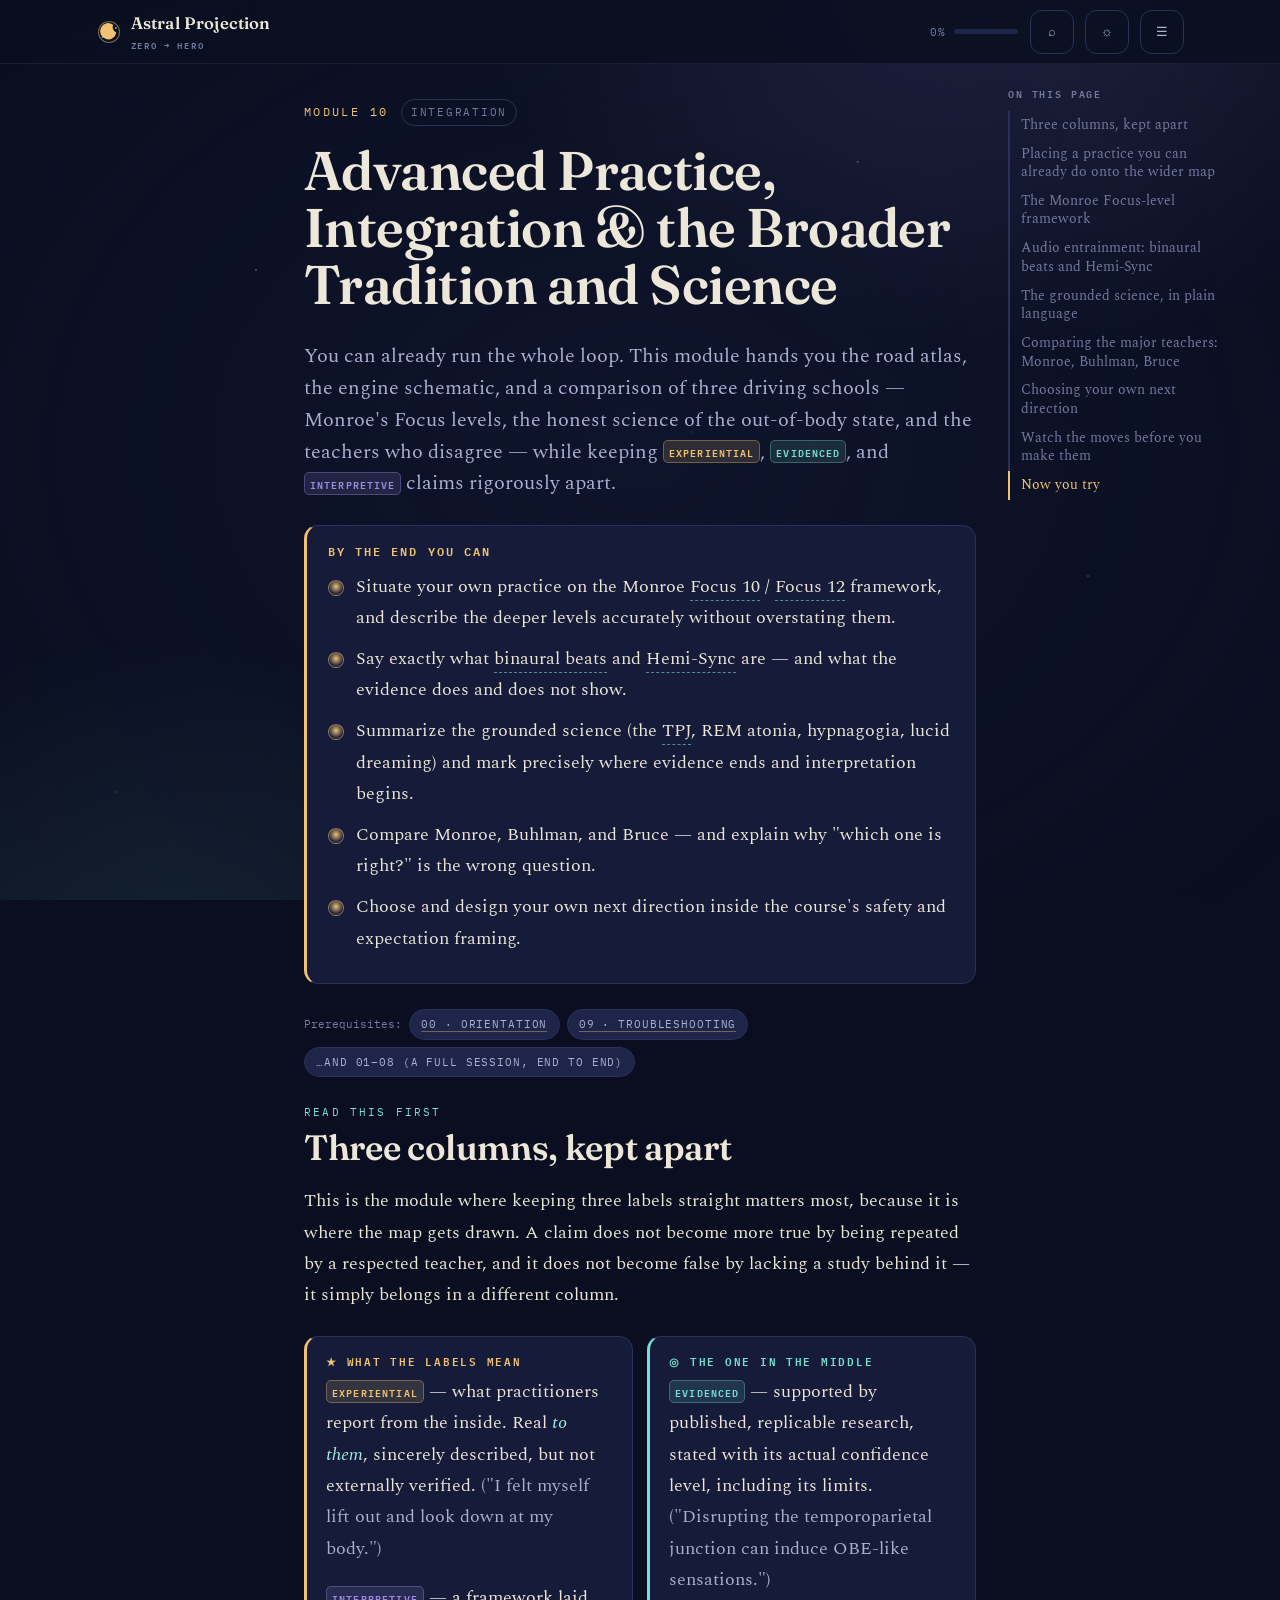
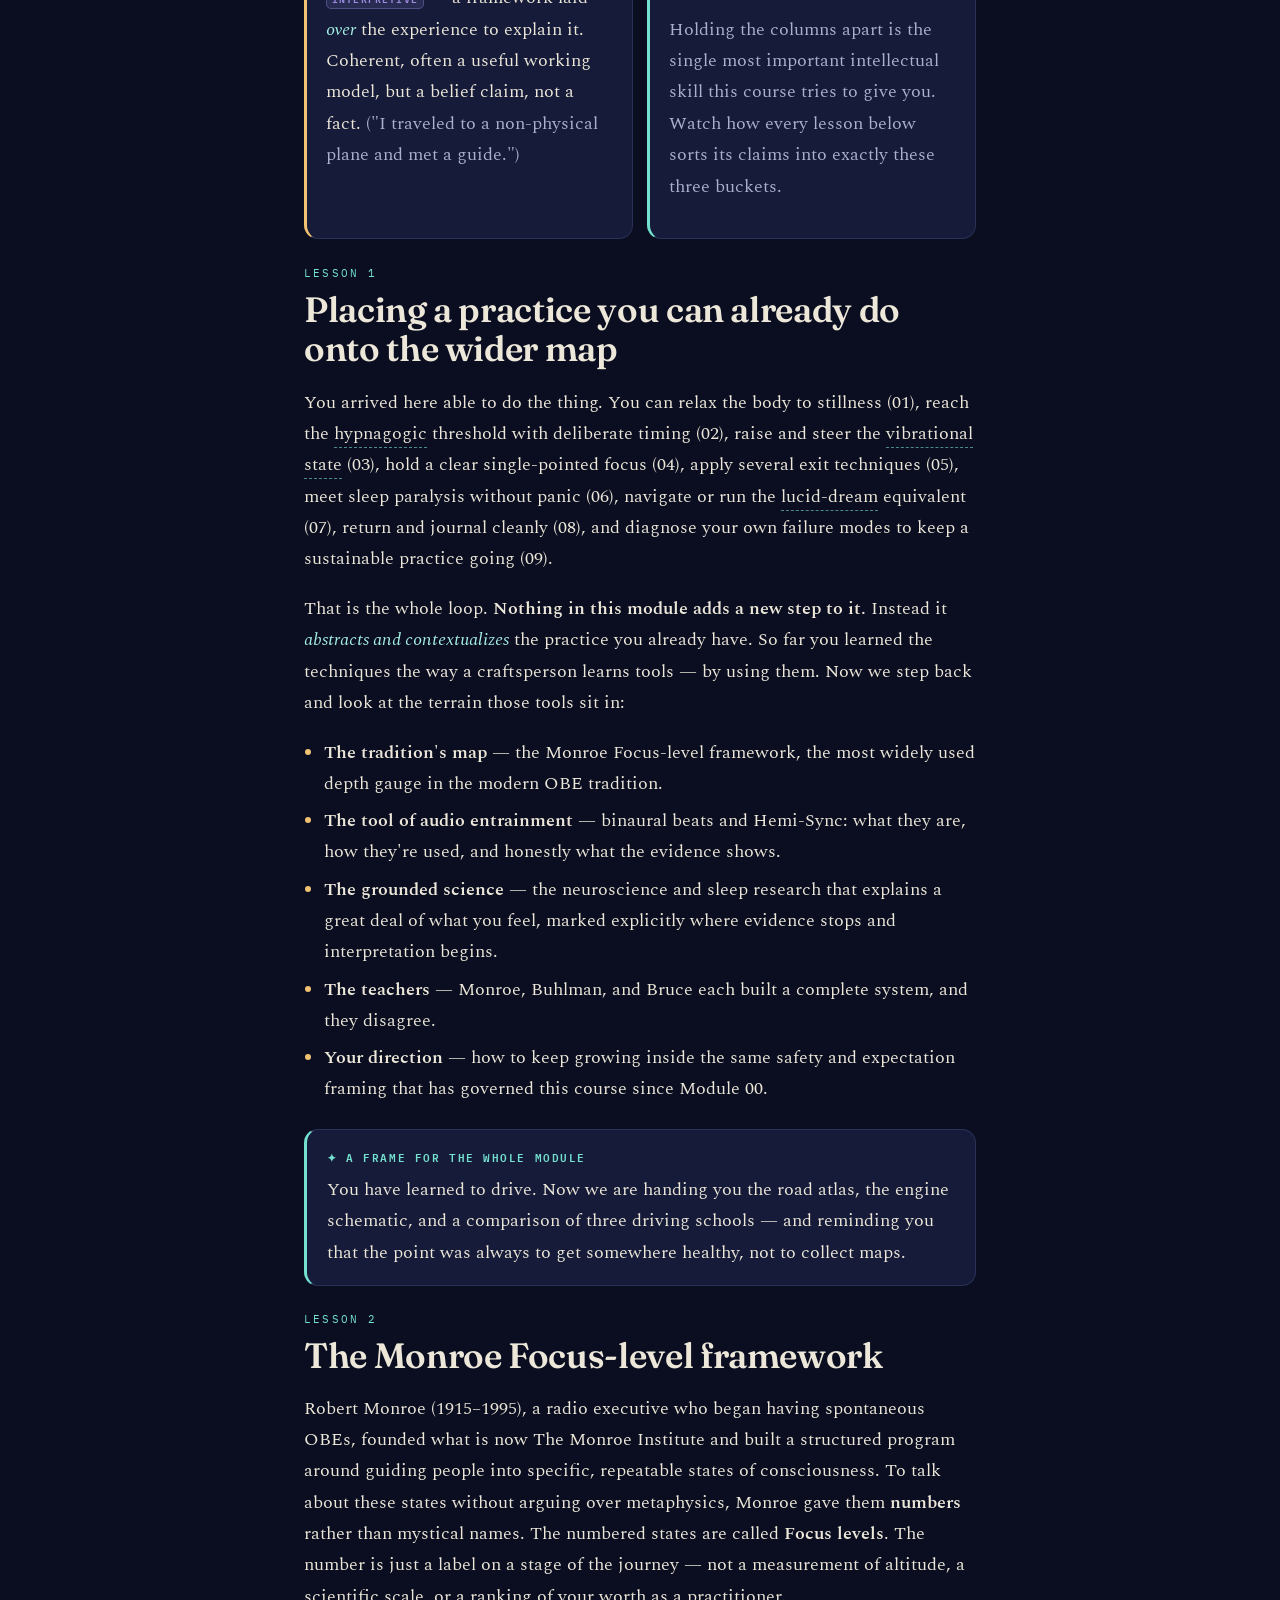
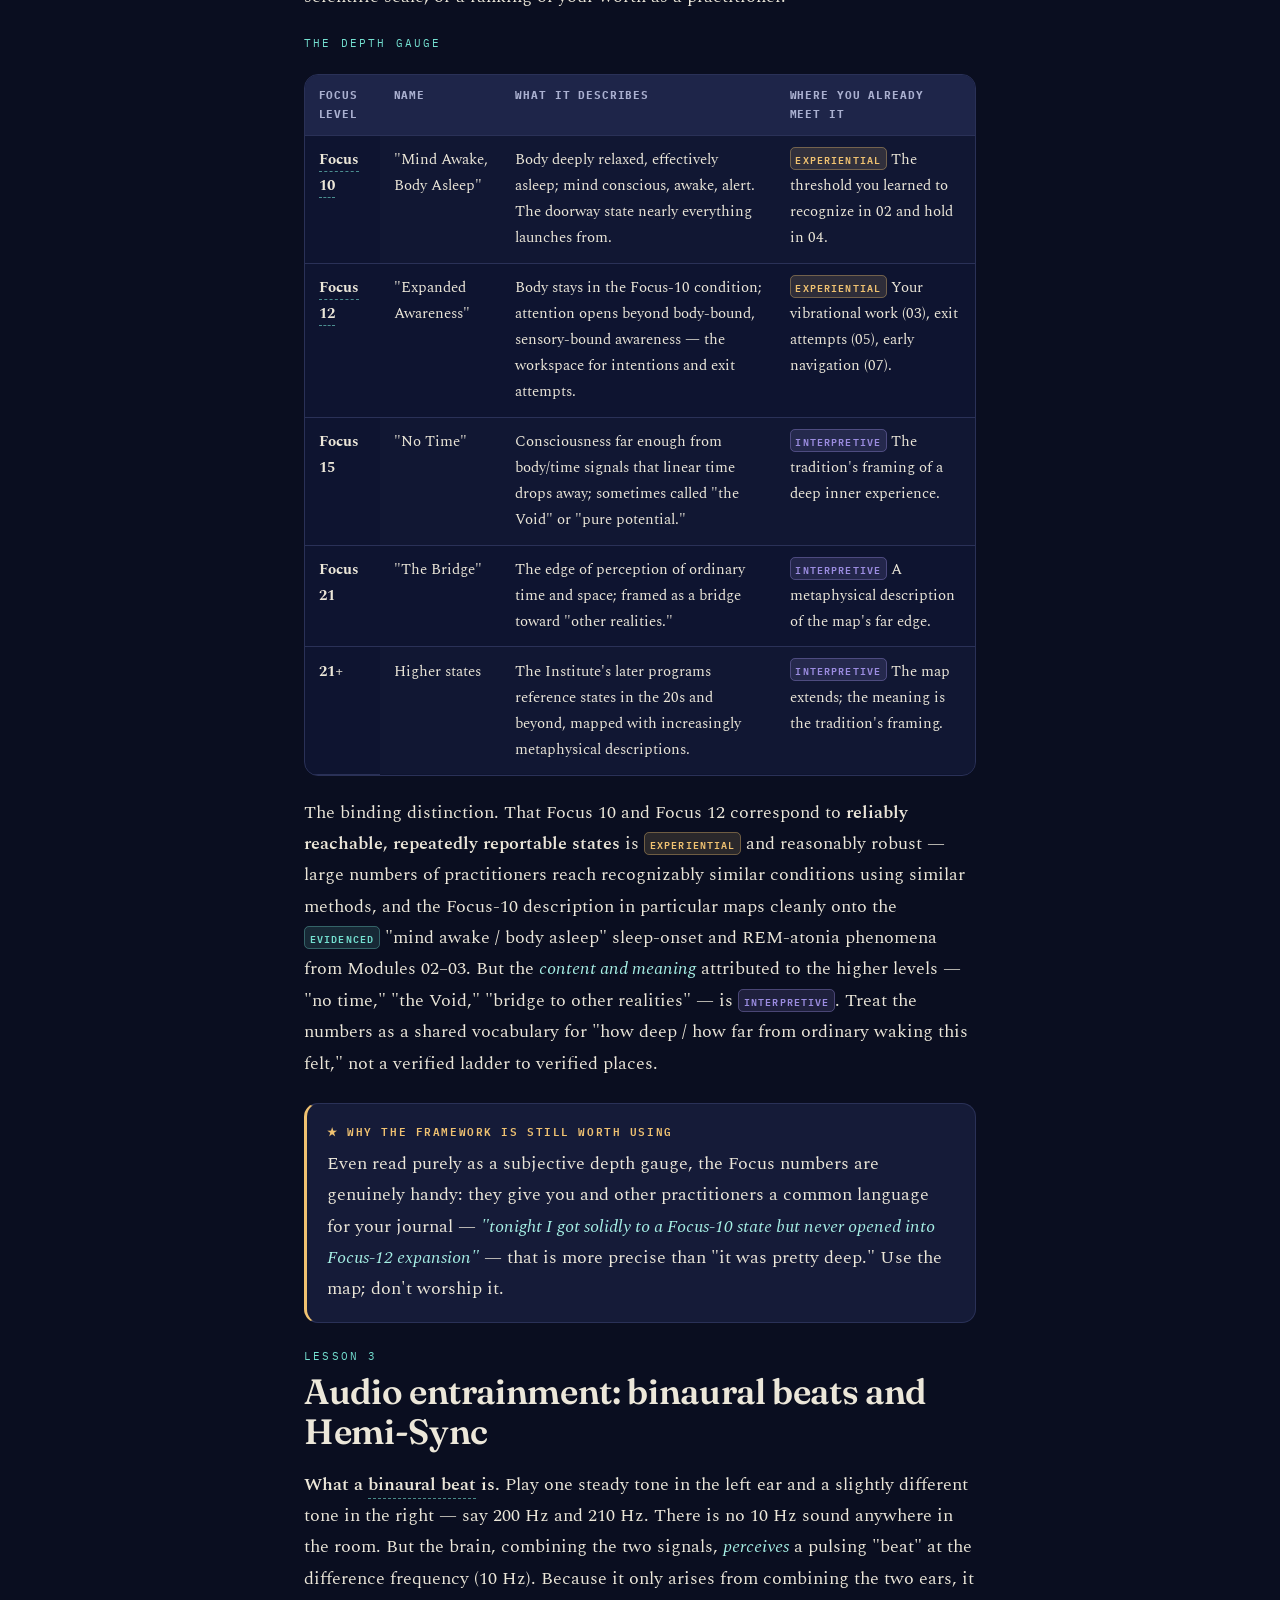
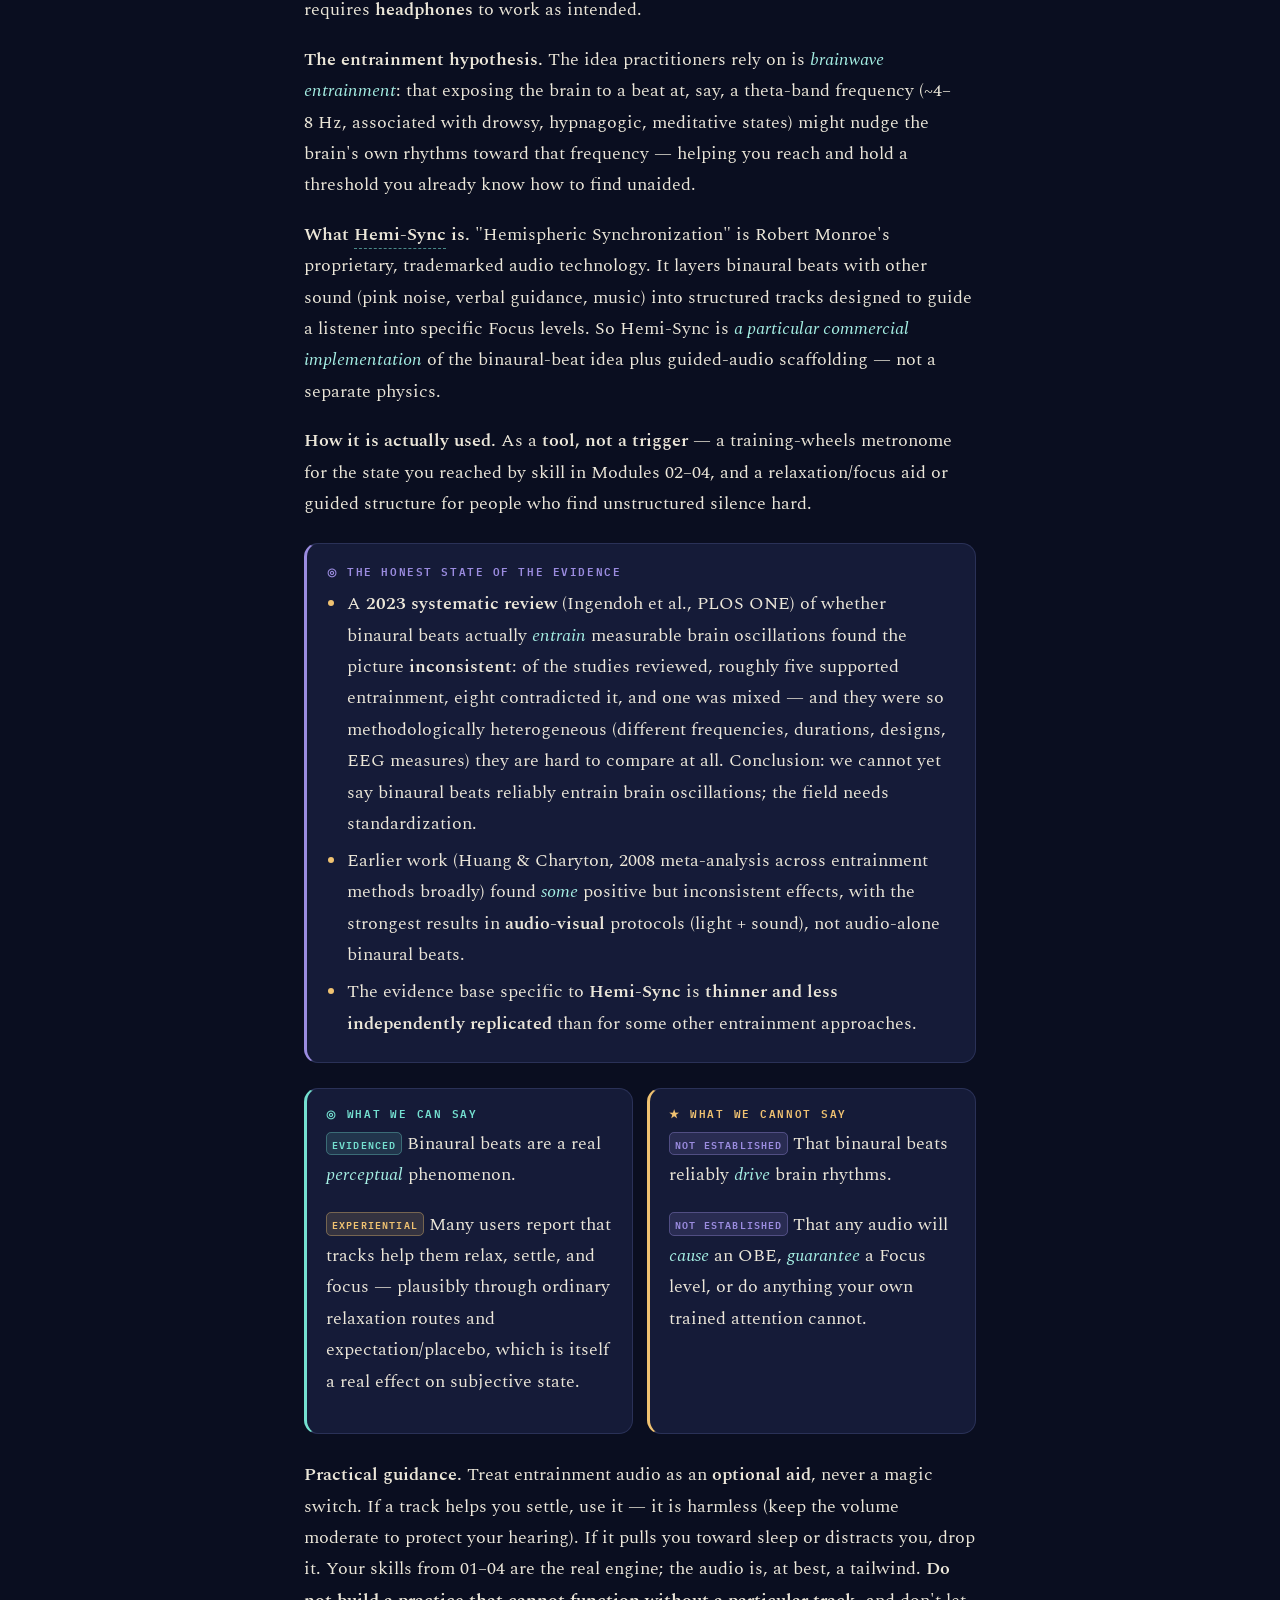
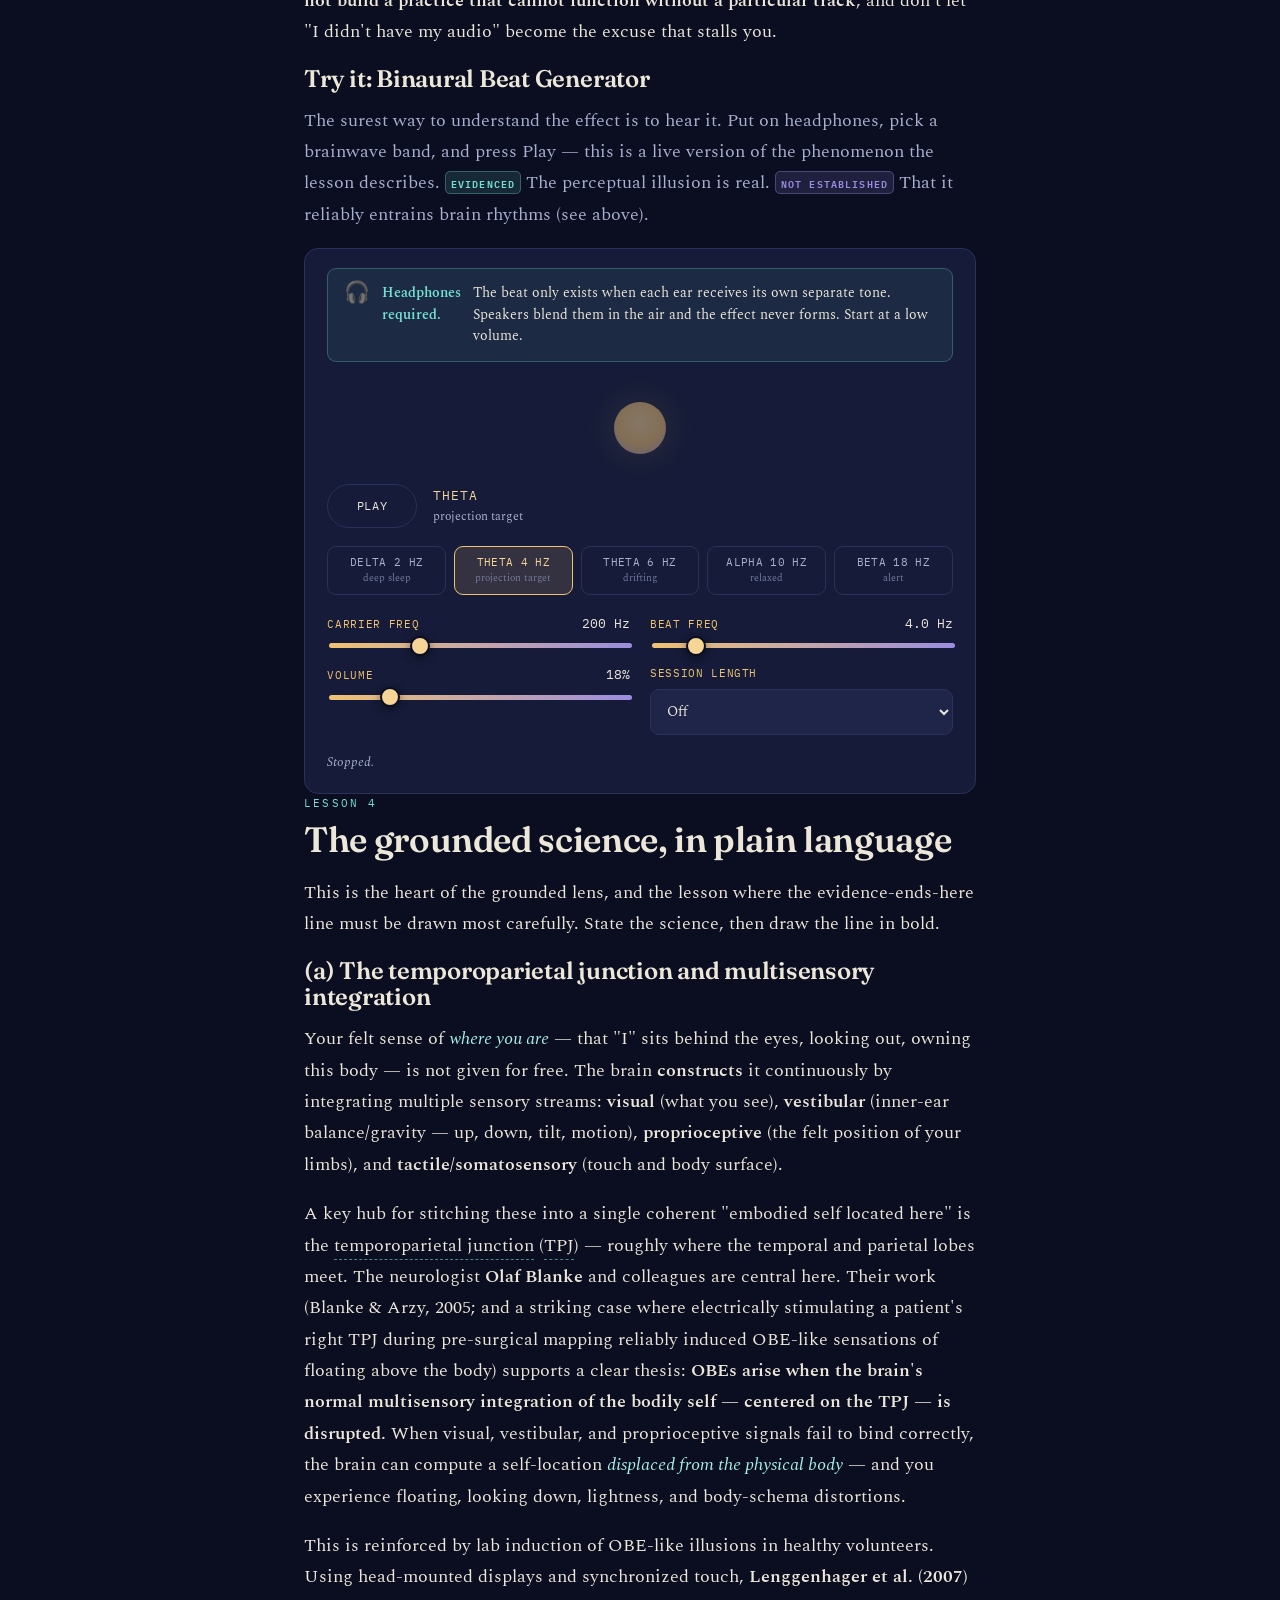
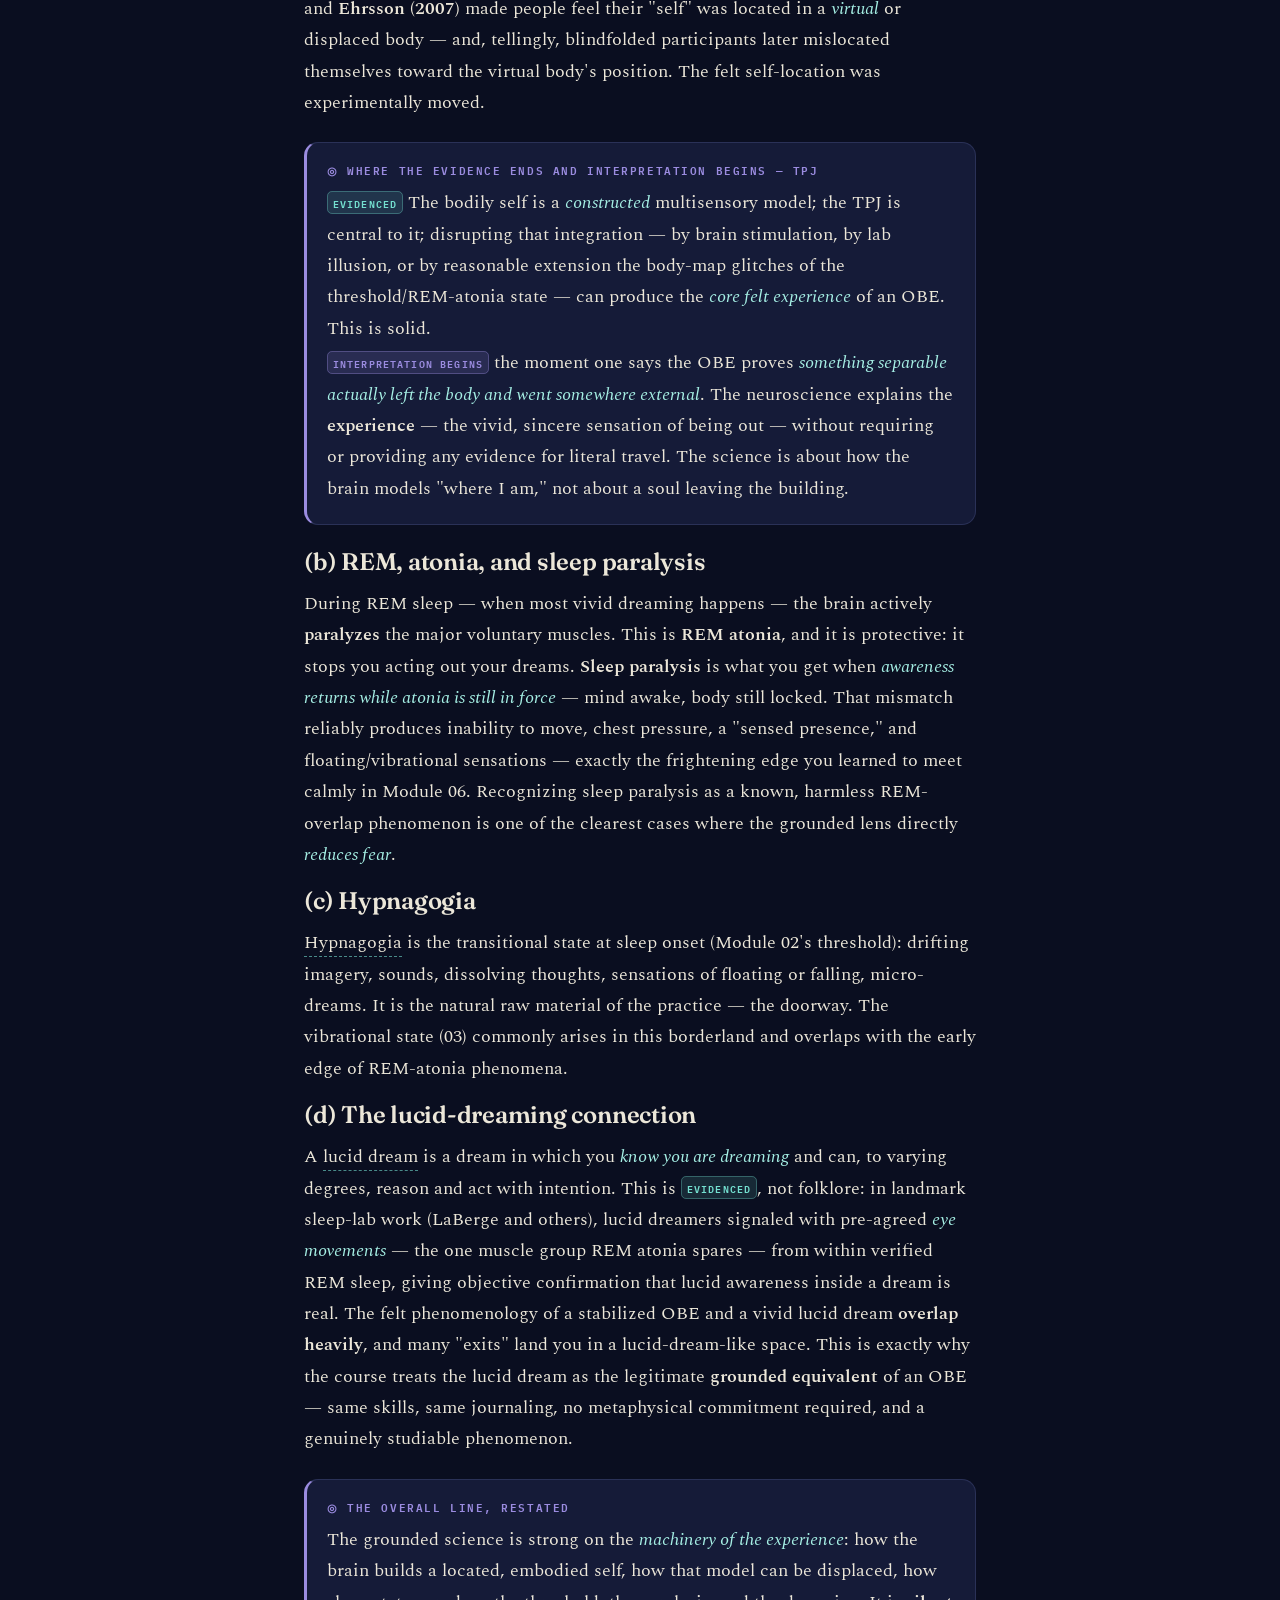
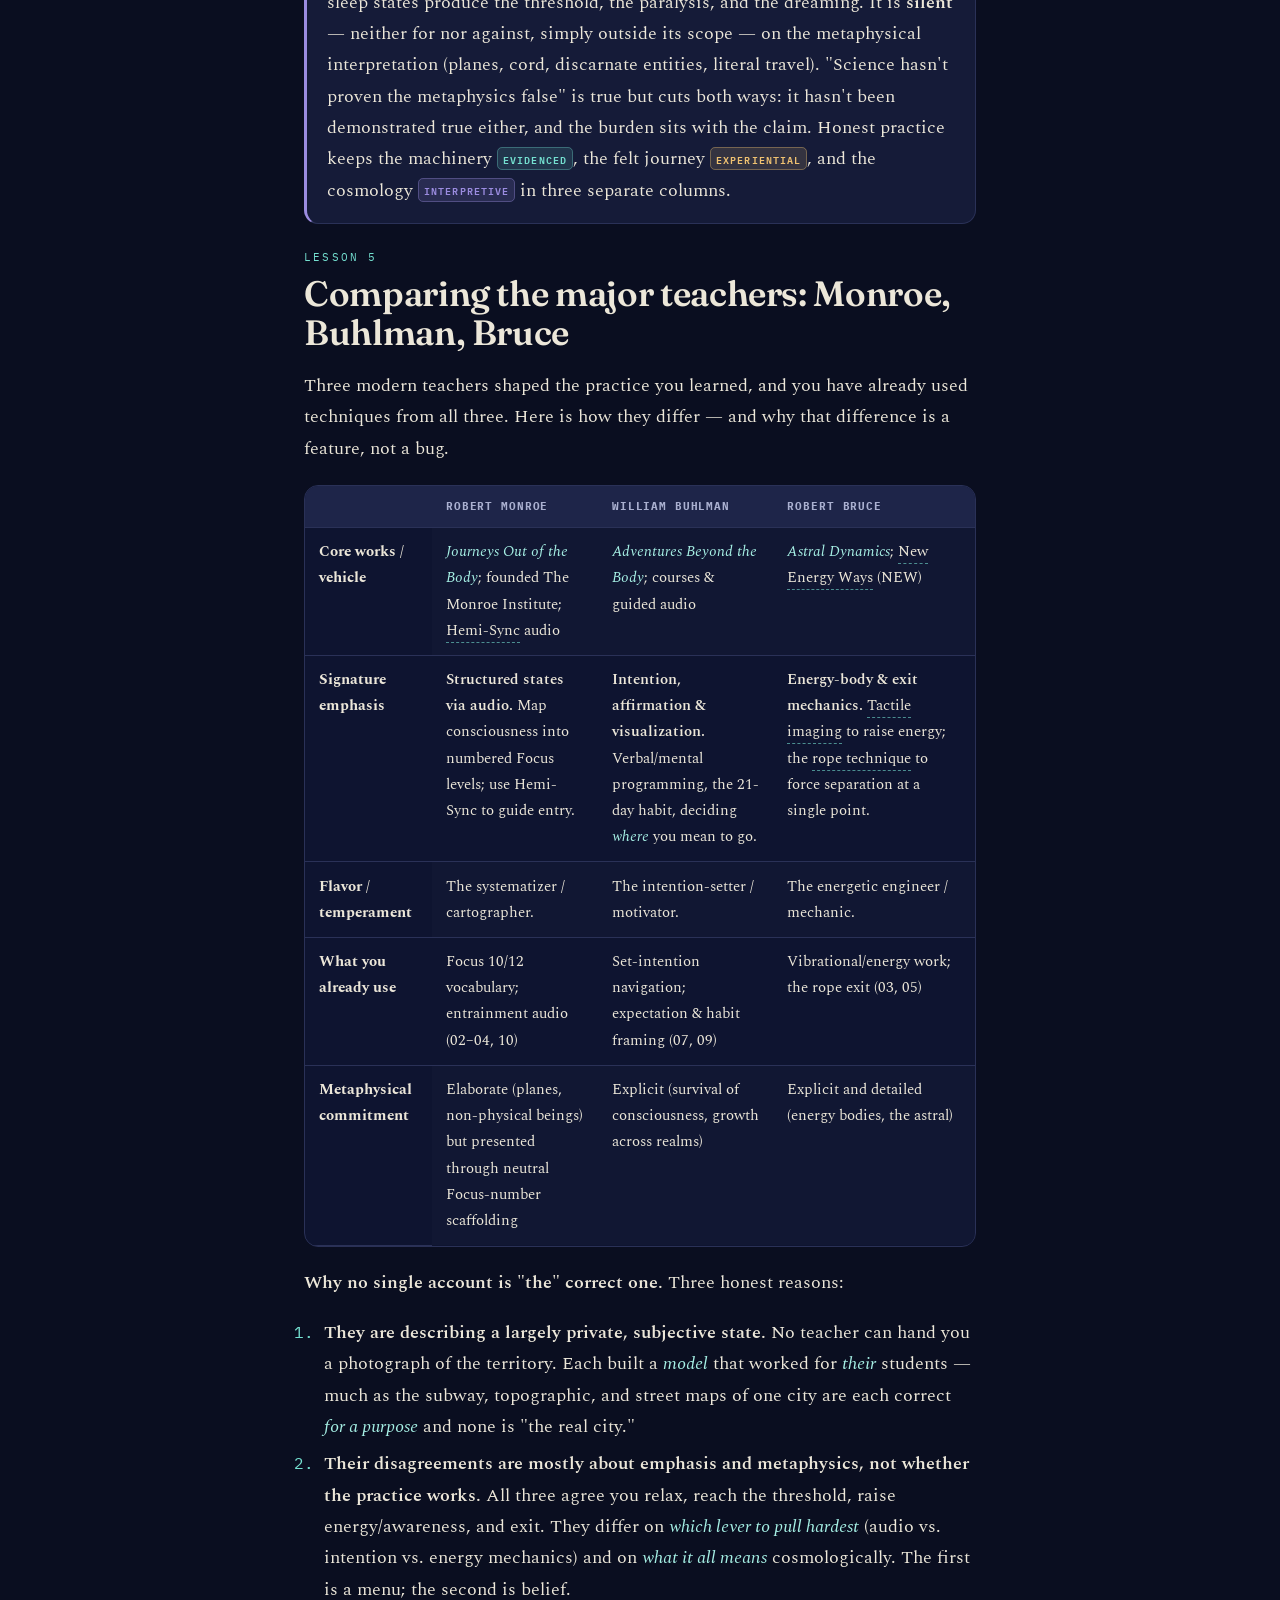
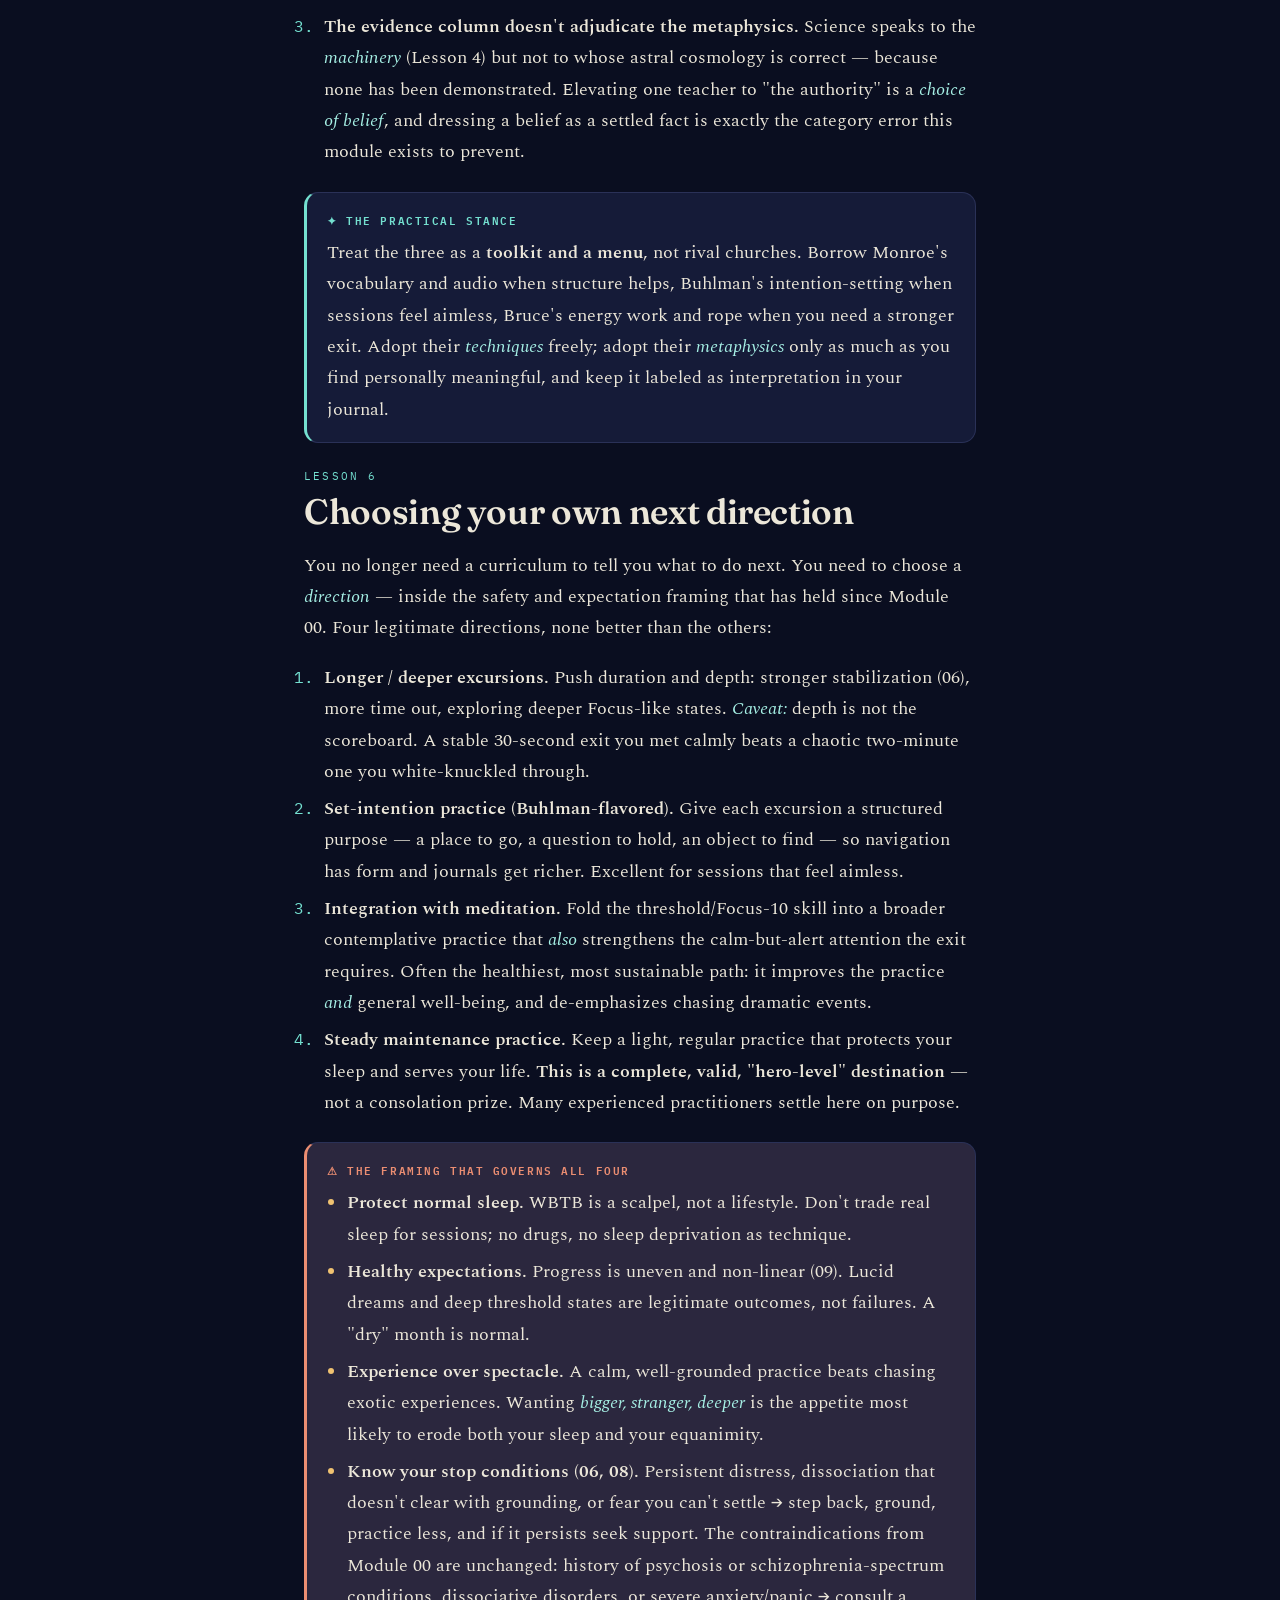
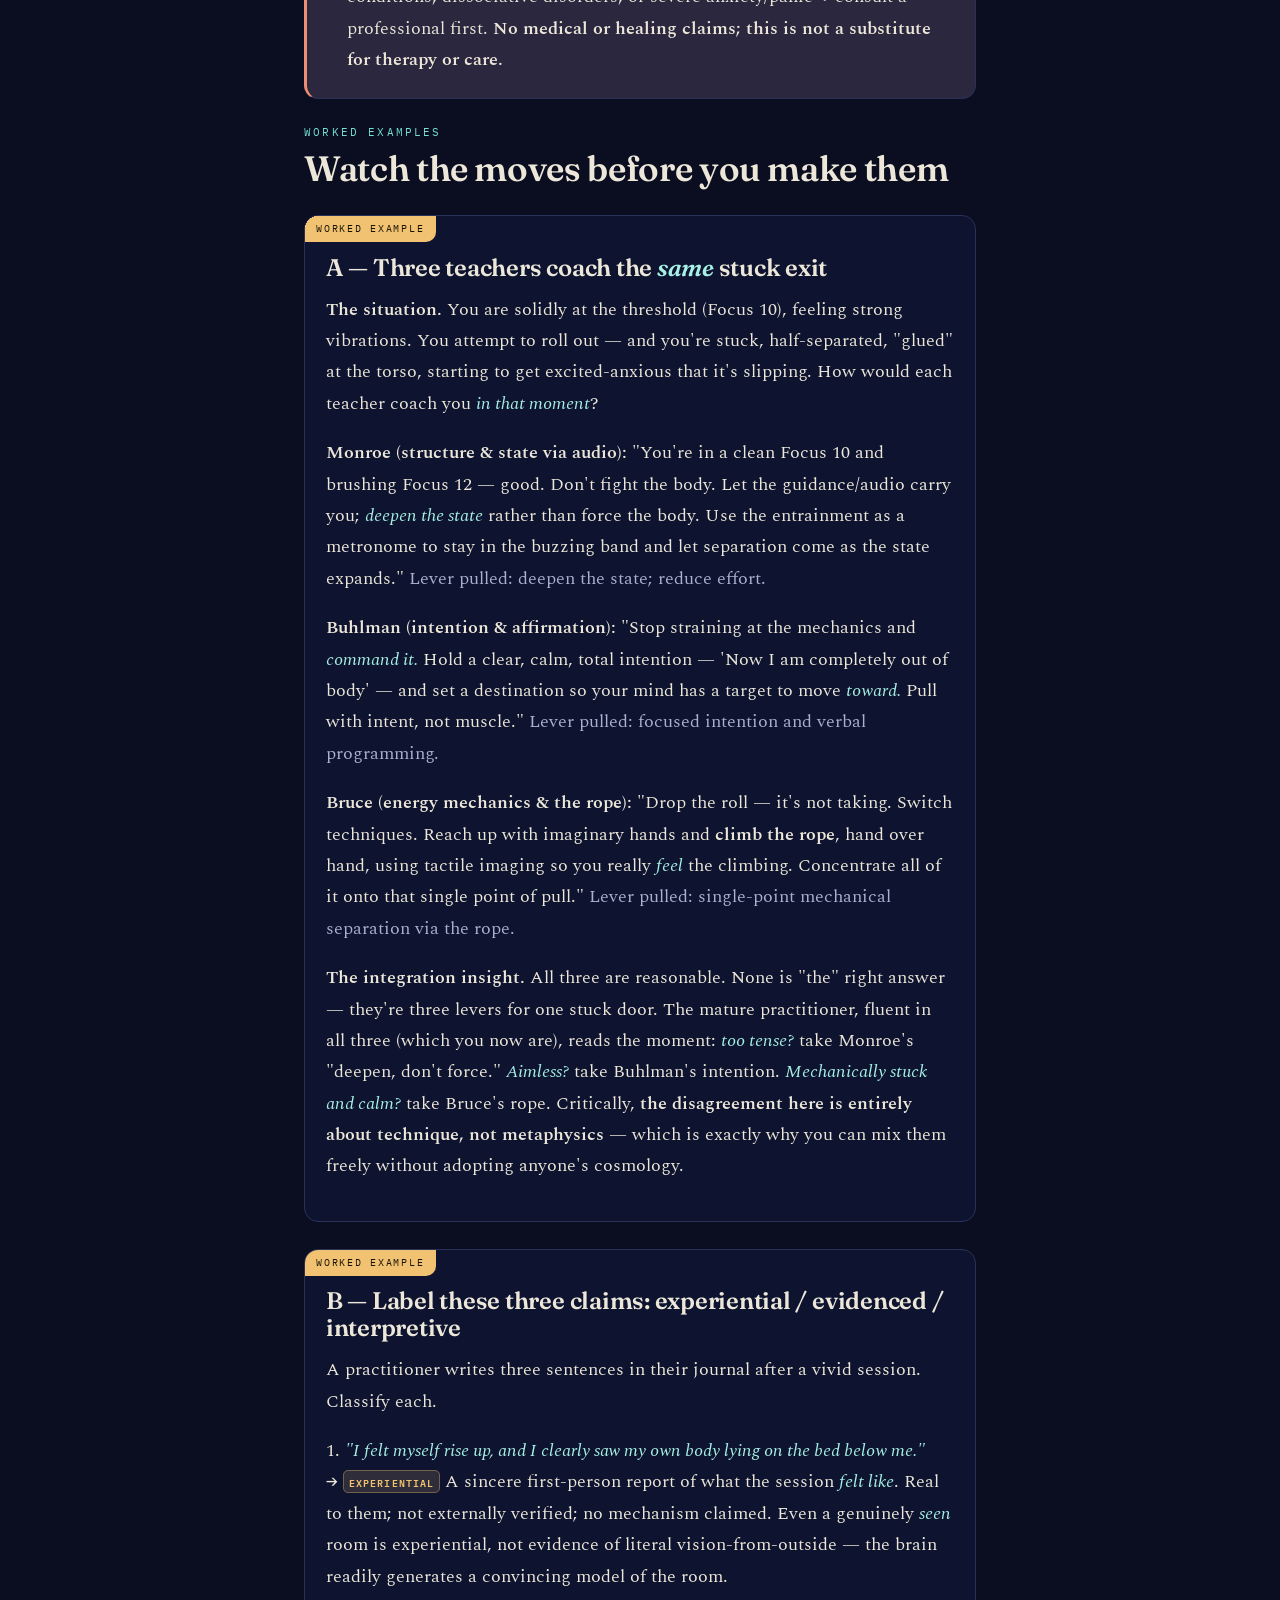
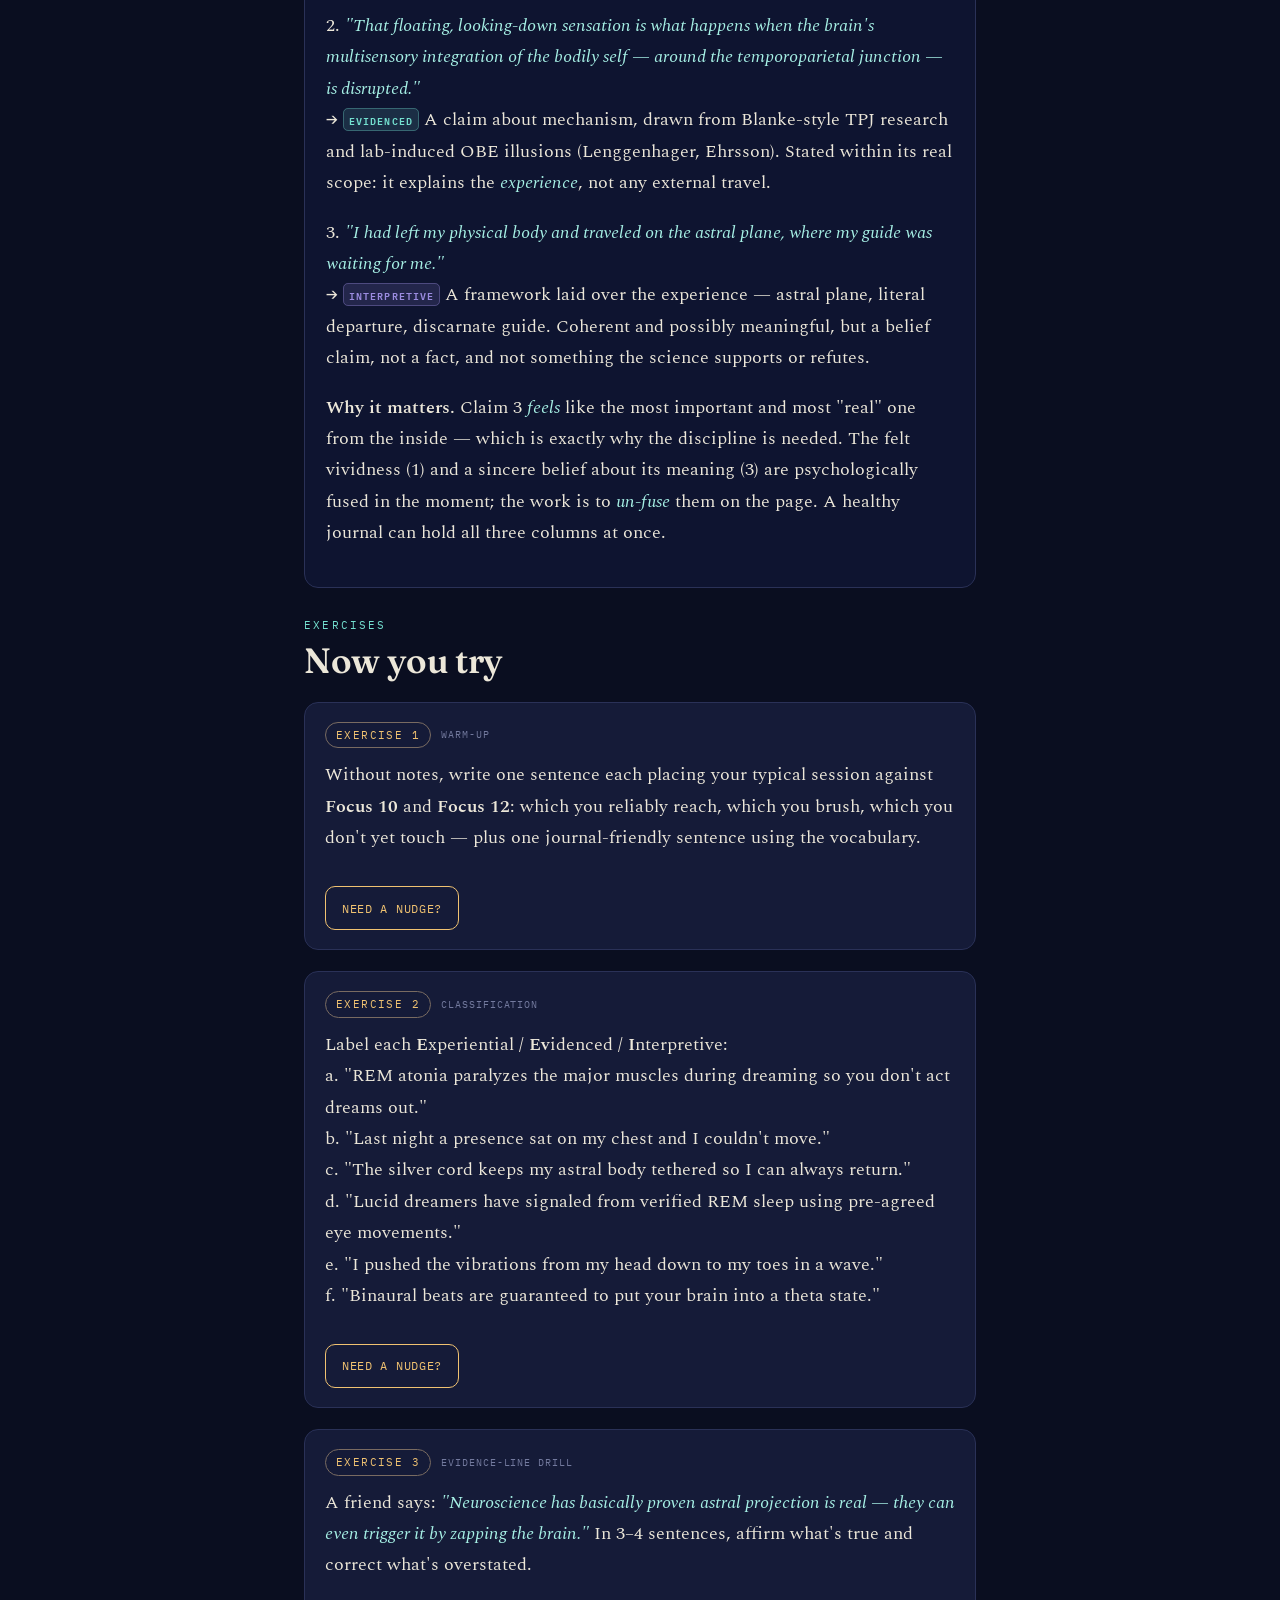
<file: docs/10-advanced-practice-tradition-and-science.html>
<!doctype html>
<html lang="en" data-theme="dark">
<head>
  <meta charset="utf-8">
  <meta name="viewport" content="width=device-width, initial-scale=1, viewport-fit=cover">
  <title>10 · Advanced Practice, Tradition &amp; Science — Astral Projection</title>
  <meta name="description" content="Place a practice you can already do onto the wider map: Monroe's Focus levels, audio entrainment, the grounded neuroscience of OBEs, the major teachers compared, and choosing your own next direction — keeping experiential, evidenced, and interpretive claims apart.">
  <link rel="preconnect" href="https://fonts.googleapis.com">
  <link rel="preconnect" href="https://fonts.gstatic.com" crossorigin>
  <link rel="stylesheet" href="assets/css/main.css">
  <style>.content .table-wrap{overflow-x:auto;-webkit-overflow-scrolling:touch;margin:1.3rem 0;border:1px solid var(--border);border-radius:var(--radius);background:var(--bg-raised)}.content .table-wrap table{border-collapse:collapse;width:100%;min-width:32rem;font-size:.95rem}.content .table-wrap th,.content .table-wrap td{text-align:left;vertical-align:top;padding:.7rem .85rem;border-bottom:1px solid var(--border)}.content .table-wrap thead th{font-family:var(--font-mono);text-transform:uppercase;letter-spacing:.08em;font-size:.68rem;color:var(--text-soft);background:var(--surface-2)}.content .table-wrap tbody tr:last-child td{border-bottom:none}.content .table-wrap tbody tr:nth-child(odd) td{background:color-mix(in srgb,var(--surface) 45%,transparent)}
  /* === Binaural Beat Generator === */
  .bb-headphones{display:flex;gap:12px;align-items:flex-start;background:color-mix(in srgb,var(--accent-2) 8%,transparent);border:1px solid color-mix(in srgb,var(--accent-2) 28%,transparent);border-radius:var(--radius-sm);padding:14px 16px;margin:0 0 18px;color:var(--text);font-size:.88rem;line-height:1.5}
  .bb-headphones strong{color:var(--accent-2)}
  .bb-hp-glyph{font-size:1.3rem;line-height:1;flex:0 0 auto}
  .bb-orb-wrap{display:flex;justify-content:center;align-items:center;height:96px;margin:4px 0}
  .bb-orb{display:block;width:52px;height:52px;border-radius:50%;background:radial-gradient(circle at 50% 40%,var(--accent-strong),var(--accent) 55%,var(--accent-3) 120%);box-shadow:var(--glow-gold);opacity:.5;transition:opacity .4s ease;will-change:transform,opacity}
  [data-binaural-beat].is-playing .bb-orb{opacity:1;animation:bbPulse var(--bb-period,1s) ease-in-out infinite}
  @keyframes bbPulse{0%,100%{transform:scale(1)}50%{transform:scale(1.2)}}
  .bb-transport{display:flex;align-items:center;gap:16px;flex-wrap:wrap;margin:8px 0 18px}
  .bb-play{min-height:44px;min-width:90px;display:inline-flex;align-items:center;justify-content:center;gap:8px;cursor:pointer;border:1px solid var(--border);font-family:var(--font-mono);font-size:.72rem;letter-spacing:.08em;text-transform:uppercase;padding:9px 20px;border-radius:40px;background:var(--surface);color:var(--text);transition:.2s}
  .bb-play:hover{border-color:var(--accent);color:var(--accent)}
  [data-binaural-beat].is-playing .bb-play{background:linear-gradient(180deg,var(--accent-2-strong),var(--accent-2));color:#04201c;border-color:transparent;box-shadow:var(--glow-cyan)}
  .bb-band-name{font-family:var(--font-mono);letter-spacing:.06em;text-transform:uppercase;font-size:.82rem;color:var(--accent-strong)}
  .bb-band-note{font-size:.72rem;color:var(--text-soft)}
  .bb-presets{display:flex;flex-wrap:wrap;gap:8px;margin:0 0 18px}
  .bb-preset{flex:1 1 calc(20% - 8px);min-width:76px;min-height:44px;display:flex;flex-direction:column;align-items:center;justify-content:center;gap:1px;font-family:var(--font-mono);letter-spacing:.03em;font-size:.68rem;text-transform:uppercase;color:var(--text-soft);background:var(--surface);border:1px solid var(--border);border-radius:var(--radius-sm);padding:8px 6px;cursor:pointer;transition:.2s}
  .bb-preset small{font-family:var(--font-body);letter-spacing:0;text-transform:none;font-size:.63rem;color:var(--text-faint)}
  .bb-preset:hover{border-color:var(--accent);color:var(--accent)}
  .bb-preset[aria-pressed="true"]{background:color-mix(in srgb,var(--accent) 14%,var(--surface));border-color:var(--accent);color:var(--accent-strong)}
  .bb-sliders{display:grid;grid-template-columns:1fr 1fr;gap:14px 20px}
  .bb-field{display:flex;flex-direction:column;gap:6px}
  .bb-field label{font-family:var(--font-mono);font-size:.68rem;letter-spacing:.06em;text-transform:uppercase;color:var(--accent);display:flex;justify-content:space-between;align-items:baseline;gap:8px}
  .bb-val{letter-spacing:0;text-transform:none;color:var(--text);font-size:.82rem;font-variant-numeric:tabular-nums}
  .bb-field input[type=range]{-webkit-appearance:none;appearance:none;width:100%;height:5px;border-radius:6px;background:linear-gradient(90deg,var(--accent),var(--accent-3));outline-offset:4px;cursor:pointer}
  .bb-field input[type=range]::-webkit-slider-thumb{-webkit-appearance:none;appearance:none;width:20px;height:20px;border-radius:50%;background:var(--accent-strong);border:2px solid var(--bg);box-shadow:0 2px 8px rgba(0,0,0,.45);cursor:pointer}
  .bb-field input[type=range]::-moz-range-thumb{width:18px;height:18px;border-radius:50%;background:var(--accent-strong);border:2px solid var(--bg);box-shadow:0 2px 8px rgba(0,0,0,.45);cursor:pointer}
  .bb-field select{font-family:var(--font-body);font-size:.88rem;color:var(--text);background:var(--surface-2);border:1px solid var(--border);border-radius:var(--radius-sm);padding:10px 12px;min-height:44px;cursor:pointer}
  .bb-status{margin:16px 0 0;color:var(--text-soft);font-size:.82rem;font-style:italic;font-family:var(--font-body)}
  @media(max-width:560px){.bb-sliders{grid-template-columns:1fr}.bb-preset{flex:1 1 calc(50% - 8px)}}
  @media(prefers-reduced-motion:reduce){[data-binaural-beat].is-playing .bb-orb{animation:none;opacity:1}.bb-preset:hover{transform:none}}
  </style>
  <link rel="icon" href="favicon.svg" type="image/svg+xml">
</head>
<body data-module="10-advanced-practice-tradition-and-science">
  <div class="skyfield"></div>
  <a class="skip-link" href="#main">Skip to content</a>

  <header class="site-header"><div class="site-header__bar">
    <a class="brand" href="index.html" aria-label="Astral Projection — home">
      <span class="brand__mark" aria-hidden="true">
        <svg viewBox="0 0 32 32" fill="none"><circle cx="16" cy="16" r="13" stroke="var(--accent)" stroke-width="1.3" opacity=".5"/><path d="M21 7a10 10 0 1 0 4 9.5A8 8 0 0 1 21 7Z" fill="var(--accent)"/><circle cx="24.5" cy="11" r="1.1" fill="var(--accent-2)"/><circle cx="8" cy="22" r="1" fill="var(--accent-2)"/></svg>
      </span>
      <span>Astral Projection<small>Zero → Hero</small></span>
    </a>
    <span class="header-spring"></span>
    <span class="header-progress"><span class="label" data-mini-pct>0%</span>
      <span class="mini-track"><span class="mini-fill" data-mini-fill></span></span></span>
    <button class="icon-btn" data-search-open aria-label="Search the course">⌕</button>
    <button class="icon-btn" data-theme-toggle aria-label="Toggle light or dark theme"><span data-theme-icon>☼</span></button>
    <button class="icon-btn" data-nav-open aria-label="Open module menu">☰</button>
  </div></header>

  <!-- nav sheet -->
  <div class="navsheet" aria-hidden="true">
    <div class="navsheet__scrim" data-nav-close></div>
    <nav class="navsheet__panel" aria-label="Course modules">
      <div style="display:flex;justify-content:space-between;align-items:center">
        <h3 style="margin-top:0">Course map</h3>
        <button class="icon-btn" data-nav-close aria-label="Close menu">✕</button>
      </div>
      <a data-module="home" href="index.html"><span class="num"><span>◆</span></span> Course home</a>
      <h3>Start here</h3>
      <a data-module="00-orientation" href="00-orientation.html"><span class="num"><span>00</span></span> Orientation</a>
      <h3>Modules</h3>
      <a data-module="01-relaxation-and-body-awareness" href="01-relaxation-and-body-awareness.html"><span class="num"><span>01</span></span> Relaxation &amp; Body Awareness</a>
      <a data-module="02-threshold-and-sleep-timing" href="02-threshold-and-sleep-timing.html"><span class="num"><span>02</span></span> The Threshold &amp; Timing</a>
      <a data-module="03-energy-and-vibrational-state" href="03-energy-and-vibrational-state.html"><span class="num"><span>03</span></span> Energy &amp; the Vibrational State</a>
      <a data-module="04-focus-and-quieting-the-mind" href="04-focus-and-quieting-the-mind.html"><span class="num"><span>04</span></span> Focus &amp; Quieting the Mind</a>
      <a data-module="05-separation-and-exit-techniques" href="05-separation-and-exit-techniques.html"><span class="num"><span>05</span></span> The Exit Techniques</a>
      <a data-module="06-stabilizing-and-fear-management" href="06-stabilizing-and-fear-management.html"><span class="num"><span>06</span></span> Stabilization &amp; Fear</a>
      <a data-module="07-navigation-and-the-environment" href="07-navigation-and-the-environment.html"><span class="num"><span>07</span></span> Navigation &amp; the Environment</a>
      <a data-module="08-return-grounding-and-journaling" href="08-return-grounding-and-journaling.html"><span class="num"><span>08</span></span> Return, Grounding &amp; Journaling</a>
      <a data-module="09-troubleshooting-and-reliable-practice" href="09-troubleshooting-and-reliable-practice.html"><span class="num"><span>09</span></span> Troubleshooting &amp; Practice</a>
      <a data-module="10-advanced-practice-tradition-and-science" href="10-advanced-practice-tradition-and-science.html" aria-current="page"><span class="num"><span>10</span></span> Advanced Practice &amp; Science</a>
      <h3>Finish</h3>
      <a data-module="capstone" href="capstone.html"><span class="num"><span>★</span></span> Capstone: 30-Day Practice</a>
      <a data-module="reference" href="reference.html"><span class="num"><span>✦</span></span> Reference &amp; Flashcards</a>
    </nav>
  </div>

  <!-- search -->
  <div class="searchbox" role="dialog" aria-modal="true" aria-label="Search">
    <div class="search-panel">
      <input type="search" placeholder="Search modules…  (press / anywhere)" aria-label="Search modules">
      <div class="search-results"></div>
    </div>
  </div>

  <main id="main">
    <div class="layout">
      <article class="content">

        <header class="module-header">
          <p class="kicker"><span class="module-no">Module 10</span> <span class="module-rung">Integration</span></p>
          <h1>Advanced Practice, Integration &amp; the Broader Tradition and Science</h1>
          <p class="module-promise">You can already run the whole loop. This module hands you the road atlas, the engine schematic, and a comparison of three driving schools — Monroe's Focus levels, the honest science of the out-of-body state, and the teachers who disagree — while keeping <span class="tag tag-experiential">experiential</span>, <span class="tag tag-evidenced">evidenced</span>, and <span class="tag tag-interpretive">interpretive</span> claims rigorously apart.</p>

          <div class="objectives">
            <h2>By the end you can</h2>
            <ul>
              <li>Situate your own practice on the Monroe <span class="term" data-term="focus 10">Focus 10</span> / <span class="term" data-term="focus 12">Focus 12</span> framework, and describe the deeper levels accurately without overstating them.</li>
              <li>Say exactly what <span class="term" data-term="binaural beats">binaural beats</span> and <span class="term" data-term="hemi-sync">Hemi-Sync</span> are — and what the evidence does and does not show.</li>
              <li>Summarize the grounded science (the <span class="term" data-term="tpj">TPJ</span>, REM atonia, hypnagogia, lucid dreaming) and mark precisely where evidence ends and interpretation begins.</li>
              <li>Compare Monroe, Buhlman, and Bruce — and explain why "which one is right?" is the wrong question.</li>
              <li>Choose and design your own next direction inside the course's safety and expectation framing.</li>
            </ul>
          </div>
          <p class="prereq-row">Prerequisites:
            <a class="chip" href="00-orientation.html">00 · Orientation</a>
            <a class="chip" href="09-troubleshooting-and-reliable-practice.html">09 · Troubleshooting</a>
            <span class="chip">…and 01–08 (a full session, end to end)</span>
          </p>
        </header>

        <!-- ============ LESSON 0: how to read this module ============ -->
        <section id="three-columns" data-track-section="three-columns">
          <p class="lesson-eyebrow">Read this first</p>
          <h2>Three columns, kept apart</h2>
          <p>This is the module where keeping three labels straight matters most, because it is where the map gets drawn. A claim does not become more true by being repeated by a respected teacher, and it does not become false by lacking a study behind it — it simply belongs in a different column.</p>
          <div class="lenses">
            <div class="lens lens-tradition">
              <h4>★ What the labels mean</h4>
              <p><span class="tag tag-experiential">experiential</span> — what practitioners report from the inside. Real <em>to them</em>, sincerely described, but not externally verified. <span class="muted">("I felt myself lift out and look down at my body.")</span></p>
              <p><span class="tag tag-interpretive">interpretive</span> — a framework laid <em>over</em> the experience to explain it. Coherent, often a useful working model, but a belief claim, not a fact. <span class="muted">("I traveled to a non-physical plane and met a guide.")</span></p>
            </div>
            <div class="lens lens-grounded">
              <h4>◎ The one in the middle</h4>
              <p><span class="tag tag-evidenced">evidenced</span> — supported by published, replicable research, stated with its actual confidence level, including its limits. <span class="muted">("Disrupting the temporoparietal junction can induce OBE-like sensations.")</span></p>
              <p class="muted">Holding the columns apart is the single most important intellectual skill this course tries to give you. Watch how every lesson below sorts its claims into exactly these three buckets.</p>
            </div>
          </div>
        </section>

        <!-- ============ LESSON 1: intro / placing the practice ============ -->
        <section id="placing-the-practice" data-track-section="placing-the-practice">
          <p class="lesson-eyebrow">Lesson 1</p>
          <h2>Placing a practice you can already do onto the wider map</h2>
          <p>You arrived here able to do the thing. You can relax the body to stillness (01), reach the <span class="term" data-term="hypnagogia">hypnagogic</span> threshold with deliberate timing (02), raise and steer the <span class="term" data-term="vibrational state">vibrational state</span> (03), hold a clear single-pointed focus (04), apply several exit techniques (05), meet sleep paralysis without panic (06), navigate or run the <span class="term" data-term="lucid dream">lucid-dream</span> equivalent (07), return and journal cleanly (08), and diagnose your own failure modes to keep a sustainable practice going (09).</p>
          <p>That is the whole loop. <strong>Nothing in this module adds a new step to it.</strong> Instead it <em>abstracts and contextualizes</em> the practice you already have. So far you learned the techniques the way a craftsperson learns tools — by using them. Now we step back and look at the terrain those tools sit in:</p>
          <ul>
            <li><strong>The tradition's map</strong> — the Monroe Focus-level framework, the most widely used depth gauge in the modern OBE tradition.</li>
            <li><strong>The tool of audio entrainment</strong> — binaural beats and Hemi-Sync: what they are, how they're used, and honestly what the evidence shows.</li>
            <li><strong>The grounded science</strong> — the neuroscience and sleep research that explains a great deal of what you feel, marked explicitly where evidence stops and interpretation begins.</li>
            <li><strong>The teachers</strong> — Monroe, Buhlman, and Bruce each built a complete system, and they disagree.</li>
            <li><strong>Your direction</strong> — how to keep growing inside the same safety and expectation framing that has governed this course since Module 00.</li>
          </ul>
          <div class="callout callout-note">
            <p class="callout-title">✦ A frame for the whole module</p>
            <p style="margin:0">You have learned to drive. Now we are handing you the road atlas, the engine schematic, and a comparison of three driving schools — and reminding you that the point was always to get somewhere healthy, not to collect maps.</p>
          </div>
        </section>

        <!-- ============ LESSON 2: Monroe Focus framework ============ -->
        <section id="focus-framework" data-track-section="focus-framework">
          <p class="lesson-eyebrow">Lesson 2</p>
          <h2>The Monroe Focus-level framework</h2>
          <p>Robert Monroe (1915–1995), a radio executive who began having spontaneous OBEs, founded what is now The Monroe Institute and built a structured program around guiding people into specific, repeatable states of consciousness. To talk about these states without arguing over metaphysics, Monroe gave them <strong>numbers</strong> rather than mystical names. The numbered states are called <strong>Focus levels</strong>. The number is just a label on a stage of the journey — not a measurement of altitude, a scientific scale, or a ranking of your worth as a practitioner.</p>

          <p class="lesson-eyebrow" style="margin-top:1.4rem">The depth gauge</p>
          <div class="table-wrap">
          <table>
            <thead>
              <tr><th scope="col">Focus level</th><th scope="col">Name</th><th scope="col">What it describes</th><th scope="col">Where you already meet it</th></tr>
            </thead>
            <tbody>
              <tr>
                <th scope="row"><span class="term" data-term="focus 10">Focus 10</span></th>
                <td>"Mind Awake, Body Asleep"</td>
                <td>Body deeply relaxed, effectively asleep; mind conscious, awake, alert. The doorway state nearly everything launches from.</td>
                <td><span class="tag tag-experiential">experiential</span> The threshold you learned to recognize in 02 and hold in 04.</td>
              </tr>
              <tr>
                <th scope="row"><span class="term" data-term="focus 12">Focus 12</span></th>
                <td>"Expanded Awareness"</td>
                <td>Body stays in the Focus-10 condition; attention opens beyond body-bound, sensory-bound awareness — the workspace for intentions and exit attempts.</td>
                <td><span class="tag tag-experiential">experiential</span> Your vibrational work (03), exit attempts (05), early navigation (07).</td>
              </tr>
              <tr>
                <th scope="row">Focus 15</th>
                <td>"No Time"</td>
                <td>Consciousness far enough from body/time signals that linear time drops away; sometimes called "the Void" or "pure potential."</td>
                <td><span class="tag tag-interpretive">interpretive</span> The tradition's framing of a deep inner experience.</td>
              </tr>
              <tr>
                <th scope="row">Focus 21</th>
                <td>"The Bridge"</td>
                <td>The edge of perception of ordinary time and space; framed as a bridge toward "other realities."</td>
                <td><span class="tag tag-interpretive">interpretive</span> A metaphysical description of the map's far edge.</td>
              </tr>
              <tr>
                <th scope="row">21+</th>
                <td>Higher states</td>
                <td>The Institute's later programs reference states in the 20s and beyond, mapped with increasingly metaphysical descriptions.</td>
                <td><span class="tag tag-interpretive">interpretive</span> The map extends; the meaning is the tradition's framing.</td>
              </tr>
            </tbody>
          </table>
          </div>

          <p>The binding distinction. That Focus 10 and Focus 12 correspond to <strong>reliably reachable, repeatedly reportable states</strong> is <span class="tag tag-experiential">experiential</span> and reasonably robust — large numbers of practitioners reach recognizably similar conditions using similar methods, and the Focus-10 description in particular maps cleanly onto the <span class="tag tag-evidenced">evidenced</span> "mind awake / body asleep" sleep-onset and REM-atonia phenomena from Modules 02–03. But the <em>content and meaning</em> attributed to the higher levels — "no time," "the Void," "bridge to other realities" — is <span class="tag tag-interpretive">interpretive</span>. Treat the numbers as a shared vocabulary for "how deep / how far from ordinary waking this felt," not a verified ladder to verified places.</p>

          <div class="callout callout-tradition">
            <p class="callout-title">★ Why the framework is still worth using</p>
            <p style="margin:0">Even read purely as a subjective depth gauge, the Focus numbers are genuinely handy: they give you and other practitioners a common language for your journal — <em>"tonight I got solidly to a Focus-10 state but never opened into Focus-12 expansion"</em> — that is more precise than "it was pretty deep." Use the map; don't worship it.</p>
          </div>
        </section>

        <!-- ============ LESSON 3: audio entrainment ============ -->
        <section id="audio-entrainment" data-track-section="audio-entrainment">
          <p class="lesson-eyebrow">Lesson 3</p>
          <h2>Audio entrainment: binaural beats and Hemi-Sync</h2>
          <p><strong>What a <span class="term" data-term="binaural beats">binaural beat</span> is.</strong> Play one steady tone in the left ear and a slightly different tone in the right — say 200&nbsp;Hz and 210&nbsp;Hz. There is no 10&nbsp;Hz sound anywhere in the room. But the brain, combining the two signals, <em>perceives</em> a pulsing "beat" at the difference frequency (10&nbsp;Hz). Because it only arises from combining the two ears, it requires <strong>headphones</strong> to work as intended.</p>
          <p><strong>The entrainment hypothesis.</strong> The idea practitioners rely on is <em>brainwave entrainment</em>: that exposing the brain to a beat at, say, a theta-band frequency (~4–8&nbsp;Hz, associated with drowsy, hypnagogic, meditative states) might nudge the brain's own rhythms toward that frequency — helping you reach and hold a threshold you already know how to find unaided.</p>
          <p><strong>What <span class="term" data-term="hemi-sync">Hemi-Sync</span> is.</strong> "Hemispheric Synchronization" is Robert Monroe's proprietary, trademarked audio technology. It layers binaural beats with other sound (pink noise, verbal guidance, music) into structured tracks designed to guide a listener into specific Focus levels. So Hemi-Sync is <em>a particular commercial implementation</em> of the binaural-beat idea plus guided-audio scaffolding — not a separate physics.</p>
          <p><strong>How it is actually used.</strong> As a <strong>tool, not a trigger</strong> — a training-wheels metronome for the state you reached by skill in Modules 02–04, and a relaxation/focus aid or guided structure for people who find unstructured silence hard.</p>

          <div class="callout callout-science">
            <p class="callout-title">◎ The honest state of the evidence</p>
            <ul style="margin:.2rem 0 0">
              <li>A <strong>2023 systematic review</strong> (Ingendoh et al., PLOS ONE) of whether binaural beats actually <em>entrain</em> measurable brain oscillations found the picture <strong>inconsistent</strong>: of the studies reviewed, roughly five supported entrainment, eight contradicted it, and one was mixed — and they were so methodologically heterogeneous (different frequencies, durations, designs, EEG measures) they are hard to compare at all. Conclusion: we cannot yet say binaural beats reliably entrain brain oscillations; the field needs standardization.</li>
              <li>Earlier work (Huang &amp; Charyton, 2008 meta-analysis across entrainment methods broadly) found <em>some</em> positive but inconsistent effects, with the strongest results in <strong>audio-visual</strong> protocols (light + sound), not audio-alone binaural beats.</li>
              <li>The evidence base specific to <strong>Hemi-Sync</strong> is <strong>thinner and less independently replicated</strong> than for some other entrainment approaches.</li>
            </ul>
          </div>

          <div class="lenses">
            <div class="lens lens-grounded">
              <h4>◎ What we can say</h4>
              <p><span class="tag tag-evidenced">evidenced</span> Binaural beats are a real <em>perceptual</em> phenomenon.</p>
              <p><span class="tag tag-experiential">experiential</span> Many users report that tracks help them relax, settle, and focus — plausibly through ordinary relaxation routes and expectation/placebo, which is itself a real effect on subjective state.</p>
            </div>
            <div class="lens lens-tradition">
              <h4>★ What we cannot say</h4>
              <p><span class="tag tag-interpretive">not established</span> That binaural beats reliably <em>drive</em> brain rhythms.</p>
              <p><span class="tag tag-interpretive">not established</span> That any audio will <em>cause</em> an OBE, <em>guarantee</em> a Focus level, or do anything your own trained attention cannot.</p>
            </div>
          </div>

          <p><strong>Practical guidance.</strong> Treat entrainment audio as an <strong>optional aid</strong>, never a magic switch. If a track helps you settle, use it — it is harmless (keep the volume moderate to protect your hearing). If it pulls you toward sleep or distracts you, drop it. Your skills from 01–04 are the real engine; the audio is, at best, a tailwind. <strong>Do not build a practice that cannot function without a particular track</strong>, and don't let "I didn't have my audio" become the excuse that stalls you.</p>

          <h3>Try it: Binaural Beat Generator</h3>
          <p class="muted">The surest way to understand the effect is to hear it. Put on headphones, pick a brainwave band, and press Play — this is a live version of the phenomenon the lesson describes. <span class="tag tag-evidenced">evidenced</span> The perceptual illusion is real. <span class="tag tag-interpretive">not established</span> That it reliably entrains brain rhythms (see above).</p>

          <div data-binaural-beat style="background:var(--surface);border:1px solid var(--border);border-radius:var(--radius);padding:1.2rem 1.4rem;margin:.8rem 0 0">
            <p class="bb-headphones" role="note">
              <span class="bb-hp-glyph" aria-hidden="true">🎧</span>
              <strong>Headphones required.</strong> The beat only exists when each ear receives its own separate tone. Speakers blend them in the air and the effect never forms. Start at a low volume.
            </p>

            <div class="bb-orb-wrap" aria-hidden="true"><span class="bb-orb"></span></div>

            <div class="bb-transport">
              <button type="button" class="bb-play" aria-pressed="false"><span class="bb-play-label">Play</span></button>
              <div aria-hidden="true">
                <div class="bb-band-name">Theta</div>
                <div class="bb-band-note">projection target</div>
              </div>
            </div>

            <div class="bb-presets" role="group" aria-label="Brainwave presets">
              <button type="button" class="bb-preset" data-carrier="200" data-beat="2" aria-pressed="false">Delta 2 Hz<small>deep sleep</small></button>
              <button type="button" class="bb-preset" data-carrier="200" data-beat="4" aria-pressed="true">Theta 4 Hz<small>projection target</small></button>
              <button type="button" class="bb-preset" data-carrier="200" data-beat="6" aria-pressed="false">Theta 6 Hz<small>drifting</small></button>
              <button type="button" class="bb-preset" data-carrier="200" data-beat="10" aria-pressed="false">Alpha 10 Hz<small>relaxed</small></button>
              <button type="button" class="bb-preset" data-carrier="200" data-beat="18" aria-pressed="false">Beta 18 Hz<small>alert</small></button>
            </div>

            <div class="bb-sliders">
              <div class="bb-field">
                <label for="bbCarrier">Carrier freq <span class="bb-val" id="bbCarrierVal">200&nbsp;Hz</span></label>
                <input type="range" id="bbCarrier" min="80" max="500" step="1" value="200">
              </div>
              <div class="bb-field">
                <label for="bbBeat">Beat freq <span class="bb-val" id="bbBeatVal">4.0&nbsp;Hz</span></label>
                <input type="range" id="bbBeat" min="0.5" max="30" step="0.5" value="4">
              </div>
              <div class="bb-field">
                <label for="bbVol">Volume <span class="bb-val" id="bbVolVal">18%</span></label>
                <input type="range" id="bbVol" min="0" max="100" step="1" value="18">
              </div>
              <div class="bb-field">
                <label for="bbTimer">Session length</label>
                <select id="bbTimer">
                  <option value="0" selected>Off</option>
                  <option value="5">5 minutes</option>
                  <option value="10">10 minutes</option>
                  <option value="20">20 minutes</option>
                </select>
              </div>
            </div>

            <p class="bb-status" role="status">Stopped.</p>
          </div>
        </section>

        <!-- ============ LESSON 4: the grounded science ============ -->
        <section id="grounded-science" data-track-section="grounded-science">
          <p class="lesson-eyebrow">Lesson 4</p>
          <h2>The grounded science, in plain language</h2>
          <p>This is the heart of the grounded lens, and the lesson where the evidence-ends-here line must be drawn most carefully. State the science, then draw the line in bold.</p>

          <h3>(a) The temporoparietal junction and multisensory integration</h3>
          <p>Your felt sense of <em>where you are</em> — that "I" sits behind the eyes, looking out, owning this body — is not given for free. The brain <strong>constructs</strong> it continuously by integrating multiple sensory streams: <strong>visual</strong> (what you see), <strong>vestibular</strong> (inner-ear balance/gravity — up, down, tilt, motion), <strong>proprioceptive</strong> (the felt position of your limbs), and <strong>tactile/somatosensory</strong> (touch and body surface).</p>
          <p>A key hub for stitching these into a single coherent "embodied self located here" is the <span class="term" data-term="temporoparietal junction">temporoparietal junction</span> (<span class="term" data-term="tpj">TPJ</span>) — roughly where the temporal and parietal lobes meet. The neurologist <strong>Olaf Blanke</strong> and colleagues are central here. Their work (Blanke &amp; Arzy, 2005; and a striking case where electrically stimulating a patient's right TPJ during pre-surgical mapping reliably induced OBE-like sensations of floating above the body) supports a clear thesis: <strong>OBEs arise when the brain's normal multisensory integration of the bodily self — centered on the TPJ — is disrupted.</strong> When visual, vestibular, and proprioceptive signals fail to bind correctly, the brain can compute a self-location <em>displaced from the physical body</em> — and you experience floating, looking down, lightness, and body-schema distortions.</p>
          <p>This is reinforced by lab induction of OBE-like illusions in healthy volunteers. Using head-mounted displays and synchronized touch, <strong>Lenggenhager et al. (2007)</strong> and <strong>Ehrsson (2007)</strong> made people feel their "self" was located in a <em>virtual</em> or displaced body — and, tellingly, blindfolded participants later mislocated themselves toward the virtual body's position. The felt self-location was experimentally moved.</p>

          <div class="callout callout-science">
            <p class="callout-title">◎ Where the evidence ends and interpretation begins — TPJ</p>
            <p style="margin:.2rem 0"><span class="tag tag-evidenced">evidenced</span> The bodily self is a <em>constructed</em> multisensory model; the TPJ is central to it; disrupting that integration — by brain stimulation, by lab illusion, or by reasonable extension the body-map glitches of the threshold/REM-atonia state — can produce the <em>core felt experience</em> of an OBE. This is solid.</p>
            <p style="margin:.2rem 0"><span class="tag tag-interpretive">interpretation begins</span> the moment one says the OBE proves <em>something separable actually left the body and went somewhere external</em>. The neuroscience explains the <strong>experience</strong> — the vivid, sincere sensation of being out — without requiring or providing any evidence for literal travel. The science is about how the brain models "where I am," not about a soul leaving the building.</p>
          </div>

          <h3>(b) REM, atonia, and sleep paralysis</h3>
          <p>During REM sleep — when most vivid dreaming happens — the brain actively <strong>paralyzes</strong> the major voluntary muscles. This is <strong>REM atonia</strong>, and it is protective: it stops you acting out your dreams. <strong>Sleep paralysis</strong> is what you get when <em>awareness returns while atonia is still in force</em> — mind awake, body still locked. That mismatch reliably produces inability to move, chest pressure, a "sensed presence," and floating/vibrational sensations — exactly the frightening edge you learned to meet calmly in Module 06. Recognizing sleep paralysis as a known, harmless REM-overlap phenomenon is one of the clearest cases where the grounded lens directly <em>reduces fear</em>.</p>

          <h3>(c) Hypnagogia</h3>
          <p><span class="term" data-term="hypnagogia">Hypnagogia</span> is the transitional state at sleep onset (Module 02's threshold): drifting imagery, sounds, dissolving thoughts, sensations of floating or falling, micro-dreams. It is the natural raw material of the practice — the doorway. The vibrational state (03) commonly arises in this borderland and overlaps with the early edge of REM-atonia phenomena.</p>

          <h3>(d) The lucid-dreaming connection</h3>
          <p>A <span class="term" data-term="lucid dream">lucid dream</span> is a dream in which you <em>know you are dreaming</em> and can, to varying degrees, reason and act with intention. This is <span class="tag tag-evidenced">evidenced</span>, not folklore: in landmark sleep-lab work (LaBerge and others), lucid dreamers signaled with pre-agreed <em>eye movements</em> — the one muscle group REM atonia spares — from within verified REM sleep, giving objective confirmation that lucid awareness inside a dream is real. The felt phenomenology of a stabilized OBE and a vivid lucid dream <strong>overlap heavily</strong>, and many "exits" land you in a lucid-dream-like space. This is exactly why the course treats the lucid dream as the legitimate <strong>grounded equivalent</strong> of an OBE — same skills, same journaling, no metaphysical commitment required, and a genuinely studiable phenomenon.</p>

          <div class="callout callout-science">
            <p class="callout-title">◎ The overall line, restated</p>
            <p style="margin:0">The grounded science is strong on the <em>machinery of the experience</em>: how the brain builds a located, embodied self, how that model can be displaced, how sleep states produce the threshold, the paralysis, and the dreaming. It is <strong>silent</strong> — neither for nor against, simply outside its scope — on the metaphysical interpretation (planes, cord, discarnate entities, literal travel). "Science hasn't proven the metaphysics false" is true but cuts both ways: it hasn't been demonstrated true either, and the burden sits with the claim. Honest practice keeps the machinery <span class="tag tag-evidenced">evidenced</span>, the felt journey <span class="tag tag-experiential">experiential</span>, and the cosmology <span class="tag tag-interpretive">interpretive</span> in three separate columns.</p>
          </div>
        </section>

        <!-- ============ LESSON 5: comparing the teachers ============ -->
        <section id="comparing-teachers" data-track-section="comparing-teachers">
          <p class="lesson-eyebrow">Lesson 5</p>
          <h2>Comparing the major teachers: Monroe, Buhlman, Bruce</h2>
          <p>Three modern teachers shaped the practice you learned, and you have already used techniques from all three. Here is how they differ — and why that difference is a feature, not a bug.</p>

          <div class="table-wrap">
          <table>
            <thead>
              <tr><th scope="col"><span class="sr-only">Category</span></th><th scope="col">Robert Monroe</th><th scope="col">William Buhlman</th><th scope="col">Robert Bruce</th></tr>
            </thead>
            <tbody>
              <tr>
                <th scope="row">Core works / vehicle</th>
                <td><em>Journeys Out of the Body</em>; founded The Monroe Institute; <span class="term" data-term="hemi-sync">Hemi-Sync</span> audio</td>
                <td><em>Adventures Beyond the Body</em>; courses &amp; guided audio</td>
                <td><em>Astral Dynamics</em>; <span class="term" data-term="new energy ways">New Energy Ways</span> (NEW)</td>
              </tr>
              <tr>
                <th scope="row">Signature emphasis</th>
                <td><strong>Structured states via audio.</strong> Map consciousness into numbered Focus levels; use Hemi-Sync to guide entry.</td>
                <td><strong>Intention, affirmation &amp; visualization.</strong> Verbal/mental programming, the 21-day habit, deciding <em>where</em> you mean to go.</td>
                <td><strong>Energy-body &amp; exit mechanics.</strong> <span class="term" data-term="tactile imaging">Tactile imaging</span> to raise energy; the <span class="term" data-term="rope technique">rope technique</span> to force separation at a single point.</td>
              </tr>
              <tr>
                <th scope="row">Flavor / temperament</th>
                <td>The systematizer / cartographer.</td>
                <td>The intention-setter / motivator.</td>
                <td>The energetic engineer / mechanic.</td>
              </tr>
              <tr>
                <th scope="row">What you already use</th>
                <td>Focus 10/12 vocabulary; entrainment audio (02–04, 10)</td>
                <td>Set-intention navigation; expectation &amp; habit framing (07, 09)</td>
                <td>Vibrational/energy work; the rope exit (03, 05)</td>
              </tr>
              <tr>
                <th scope="row">Metaphysical commitment</th>
                <td>Elaborate (planes, non-physical beings) but presented through neutral Focus-number scaffolding</td>
                <td>Explicit (survival of consciousness, growth across realms)</td>
                <td>Explicit and detailed (energy bodies, the astral)</td>
              </tr>
            </tbody>
          </table>
          </div>

          <p><strong>Why no single account is "the" correct one.</strong> Three honest reasons:</p>
          <ol>
            <li><strong>They are describing a largely private, subjective state.</strong> No teacher can hand you a photograph of the territory. Each built a <em>model</em> that worked for <em>their</em> students — much as the subway, topographic, and street maps of one city are each correct <em>for a purpose</em> and none is "the real city."</li>
            <li><strong>Their disagreements are mostly about emphasis and metaphysics, not whether the practice works.</strong> All three agree you relax, reach the threshold, raise energy/awareness, and exit. They differ on <em>which lever to pull hardest</em> (audio vs. intention vs. energy mechanics) and on <em>what it all means</em> cosmologically. The first is a menu; the second is belief.</li>
            <li><strong>The evidence column doesn't adjudicate the metaphysics.</strong> Science speaks to the <em>machinery</em> (Lesson 4) but not to whose astral cosmology is correct — because none has been demonstrated. Elevating one teacher to "the authority" is a <em>choice of belief</em>, and dressing a belief as a settled fact is exactly the category error this module exists to prevent.</li>
          </ol>
          <div class="callout callout-note">
            <p class="callout-title">✦ The practical stance</p>
            <p style="margin:0">Treat the three as a <strong>toolkit and a menu</strong>, not rival churches. Borrow Monroe's vocabulary and audio when structure helps, Buhlman's intention-setting when sessions feel aimless, Bruce's energy work and rope when you need a stronger exit. Adopt their <em>techniques</em> freely; adopt their <em>metaphysics</em> only as much as you find personally meaningful, and keep it labeled as interpretation in your journal.</p>
          </div>
        </section>

        <!-- ============ LESSON 6: choosing your direction ============ -->
        <section id="your-direction" data-track-section="your-direction">
          <p class="lesson-eyebrow">Lesson 6</p>
          <h2>Choosing your own next direction</h2>
          <p>You no longer need a curriculum to tell you what to do next. You need to choose a <em>direction</em> — inside the safety and expectation framing that has held since Module 00. Four legitimate directions, none better than the others:</p>
          <ol>
            <li><strong>Longer / deeper excursions.</strong> Push duration and depth: stronger stabilization (06), more time out, exploring deeper Focus-like states. <em>Caveat:</em> depth is not the scoreboard. A stable 30-second exit you met calmly beats a chaotic two-minute one you white-knuckled through.</li>
            <li><strong>Set-intention practice (Buhlman-flavored).</strong> Give each excursion a structured purpose — a place to go, a question to hold, an object to find — so navigation has form and journals get richer. Excellent for sessions that feel aimless.</li>
            <li><strong>Integration with meditation.</strong> Fold the threshold/Focus-10 skill into a broader contemplative practice that <em>also</em> strengthens the calm-but-alert attention the exit requires. Often the healthiest, most sustainable path: it improves the practice <em>and</em> general well-being, and de-emphasizes chasing dramatic events.</li>
            <li><strong>Steady maintenance practice.</strong> Keep a light, regular practice that protects your sleep and serves your life. <strong>This is a complete, valid, "hero-level" destination</strong> — not a consolation prize. Many experienced practitioners settle here on purpose.</li>
          </ol>

          <div class="callout callout-safety">
            <p class="callout-title">⚠ The framing that governs all four</p>
            <ul style="margin:.2rem 0 0">
              <li><strong>Protect normal sleep.</strong> WBTB is a scalpel, not a lifestyle. Don't trade real sleep for sessions; no drugs, no sleep deprivation as technique.</li>
              <li><strong>Healthy expectations.</strong> Progress is uneven and non-linear (09). Lucid dreams and deep threshold states are legitimate outcomes, not failures. A "dry" month is normal.</li>
              <li><strong>Experience over spectacle.</strong> A calm, well-grounded practice beats chasing exotic experiences. Wanting <em>bigger, stranger, deeper</em> is the appetite most likely to erode both your sleep and your equanimity.</li>
              <li><strong>Know your stop conditions (06, 08).</strong> Persistent distress, dissociation that doesn't clear with grounding, or fear you can't settle → step back, ground, practice less, and if it persists seek support. The contraindications from Module 00 are unchanged: history of psychosis or schizophrenia-spectrum conditions, dissociative disorders, or severe anxiety/panic → consult a professional first. <strong>No medical or healing claims; this is not a substitute for therapy or care.</strong></li>
            </ul>
          </div>
        </section>

        <!-- ============ WORKED EXAMPLES ============ -->
        <section id="worked-examples" data-track-section="worked-examples">
          <p class="lesson-eyebrow">Worked examples</p>
          <h2>Watch the moves before you make them</h2>

          <div class="worked-example">
            <h3>A — Three teachers coach the <em>same</em> stuck exit</h3>
            <p><strong>The situation.</strong> You are solidly at the threshold (Focus 10), feeling strong vibrations. You attempt to roll out — and you're stuck, half-separated, "glued" at the torso, starting to get excited-anxious that it's slipping. How would each teacher coach you <em>in that moment</em>?</p>
            <p><strong>Monroe (structure &amp; state via audio):</strong> "You're in a clean Focus 10 and brushing Focus 12 — good. Don't fight the body. Let the guidance/audio carry you; <em>deepen the state</em> rather than force the body. Use the entrainment as a metronome to stay in the buzzing band and let separation come as the state expands." <span class="muted">Lever pulled: deepen the state; reduce effort.</span></p>
            <p><strong>Buhlman (intention &amp; affirmation):</strong> "Stop straining at the mechanics and <em>command it.</em> Hold a clear, calm, total intention — 'Now I am completely out of body' — and set a destination so your mind has a target to move <em>toward.</em> Pull with intent, not muscle." <span class="muted">Lever pulled: focused intention and verbal programming.</span></p>
            <p><strong>Bruce (energy mechanics &amp; the rope):</strong> "Drop the roll — it's not taking. Switch techniques. Reach up with imaginary hands and <strong>climb the rope</strong>, hand over hand, using tactile imaging so you really <em>feel</em> the climbing. Concentrate all of it onto that single point of pull." <span class="muted">Lever pulled: single-point mechanical separation via the rope.</span></p>
            <p><strong>The integration insight.</strong> All three are reasonable. None is "the" right answer — they're three levers for one stuck door. The mature practitioner, fluent in all three (which you now are), reads the moment: <em>too tense?</em> take Monroe's "deepen, don't force." <em>Aimless?</em> take Buhlman's intention. <em>Mechanically stuck and calm?</em> take Bruce's rope. Critically, <strong>the disagreement here is entirely about technique, not metaphysics</strong> — which is exactly why you can mix them freely without adopting anyone's cosmology.</p>
          </div>

          <div class="worked-example">
            <h3>B — Label these three claims: experiential / evidenced / interpretive</h3>
            <p>A practitioner writes three sentences in their journal after a vivid session. Classify each.</p>
            <p>1. <em>"I felt myself rise up, and I clearly saw my own body lying on the bed below me."</em><br>
            → <span class="tag tag-experiential">experiential</span> A sincere first-person report of what the session <em>felt like</em>. Real to them; not externally verified; no mechanism claimed. Even a genuinely <em>seen</em> room is experiential, not evidence of literal vision-from-outside — the brain readily generates a convincing model of the room.</p>
            <p>2. <em>"That floating, looking-down sensation is what happens when the brain's multisensory integration of the bodily self — around the temporoparietal junction — is disrupted."</em><br>
            → <span class="tag tag-evidenced">evidenced</span> A claim about mechanism, drawn from Blanke-style TPJ research and lab-induced OBE illusions (Lenggenhager, Ehrsson). Stated within its real scope: it explains the <em>experience</em>, not any external travel.</p>
            <p>3. <em>"I had left my physical body and traveled on the astral plane, where my guide was waiting for me."</em><br>
            → <span class="tag tag-interpretive">interpretive</span> A framework laid over the experience — astral plane, literal departure, discarnate guide. Coherent and possibly meaningful, but a belief claim, not a fact, and not something the science supports or refutes.</p>
            <p><strong>Why it matters.</strong> Claim 3 <em>feels</em> like the most important and most "real" one from the inside — which is exactly why the discipline is needed. The felt vividness (1) and a sincere belief about its meaning (3) are psychologically fused in the moment; the work is to <em>un-fuse</em> them on the page. A healthy journal can hold all three columns at once.</p>
          </div>
        </section>

        <!-- ============ EXERCISES ============ -->
        <section id="exercises" data-track-section="exercises">
          <p class="lesson-eyebrow">Exercises</p>
          <h2>Now you try</h2>

          <div class="exercise" data-hints>
            <div class="exercise-head"><span class="exercise-no">Exercise 1</span><span class="exercise-diff">Warm-up</span></div>
            <p class="exercise-q">Without notes, write one sentence each placing your typical session against <strong>Focus 10</strong> and <strong>Focus 12</strong>: which you reliably reach, which you brush, which you don't yet touch — plus one journal-friendly sentence using the vocabulary.</p>
            <div class="hint-step" data-step="hint">Recall what each level <em>is</em>: Focus 10 = "mind awake, body asleep"; Focus 12 = "expanded awareness." Which earlier modules' skills map to each?</div>
            <div class="hint-step" data-step="hint">Focus 10 is your reliable threshold (02/04). Focus 12 is what you brush during vibrational/exit/early-navigation work (03/05/07). Write the journal sentence as a precise depth gauge, not a claim about real places.</div>
            <div class="hint-step" data-step="solution">A strong answer recognizes that <strong>Focus 10 = your "mind awake, body asleep" threshold</strong> (02/04) — the state you reach most reliably — and that <strong>Focus 12 = expanded awareness</strong>, brushed during vibrational/exit/early-navigation work (03/05/07). Example journal sentence: <em>"Reached a solid Focus 10 within 12 minutes after WBTB; touched Focus-12 expansion during the vibrations but didn't sustain it before snap-back."</em> <em>Why:</em> the value is using the numbers as a precise, shared depth gauge for your journal, not a verified ladder. If your sentence treated the numbers as proven external places rather than reportable states, that's the exact category slip the module guards against.</div>
          </div>

          <div class="exercise" data-hints>
            <div class="exercise-head"><span class="exercise-no">Exercise 2</span><span class="exercise-diff">Classification</span></div>
            <p class="exercise-q">Label each <strong>E</strong>xperiential / <strong>Ev</strong>idenced / <strong>I</strong>nterpretive:<br>
            a. "REM atonia paralyzes the major muscles during dreaming so you don't act dreams out."<br>
            b. "Last night a presence sat on my chest and I couldn't move."<br>
            c. "The silver cord keeps my astral body tethered so I can always return."<br>
            d. "Lucid dreamers have signaled from verified REM sleep using pre-agreed eye movements."<br>
            e. "I pushed the vibrations from my head down to my toes in a wave."<br>
            f. "Binaural beats are guaranteed to put your brain into a theta state."</p>
            <div class="hint-step" data-step="hint">Ask of each: is this a first-person report (experiential), a published replicable finding stated within scope (evidenced), or a meaning/framework laid over the experience (interpretive)? Watch (f) especially.</div>
            <div class="hint-step" data-step="hint">(f) is a trap: "guaranteed" turns a real perceptual phenomenon into a marketing over-claim. The honest evidenced version is "binaural beats are real, but reliable entrainment is not established."</div>
            <div class="hint-step" data-step="solution">a — <strong>Evidenced</strong> (well-established sleep science). b — <strong>Experiential</strong> (sincere first-person report; textbook sleep paralysis, but <em>as written</em> a report, not a mechanism claim). c — <strong>Interpretive</strong> (the silver cord is tradition framing / a felt anchor, not a demonstrated object). d — <strong>Evidenced</strong> (LaBerge-style eye-signaling from verified REM). e — <strong>Experiential</strong> (a reportable subjective sensation). f — <strong>False / over-claim</strong>: the honest evidenced statement is "binaural beats are a real perceptual phenomenon, but whether they reliably <em>entrain</em> brainwaves is <strong>not established</strong>." <em>Why:</em> (f) is the most important — collapsing "plausible aid" into "guaranteed mechanism" is the single most common evidence error in this space.</div>
          </div>

          <div class="exercise" data-hints>
            <div class="exercise-head"><span class="exercise-no">Exercise 3</span><span class="exercise-diff">Evidence-line drill</span></div>
            <p class="exercise-q">A friend says: <em>"Neuroscience has basically proven astral projection is real — they can even trigger it by zapping the brain."</em> In 3–4 sentences, affirm what's true and correct what's overstated.</p>
            <div class="hint-step" data-step="hint">Affirm the strong evidence (TPJ stimulation induces the <em>experience</em>; lab setups displace felt self-location) AND refuse the over-extension in the same breath.</div>
            <div class="hint-step" data-step="solution">Strong answer: "It's true that stimulating the temporoparietal junction can reliably induce the <em>experience</em> of being out of body (Blanke), and that lab setups can displace a person's felt self-location (Lenggenhager, Ehrsson) — so the <em>sensation</em> is real and has an understood brain basis. But that's the opposite of proving literal travel: it shows the brain <em>constructs</em> 'where I am,' and that this construction can be <em>displaced without anything leaving the body.</em> The science explains the experience; it neither proves nor was designed to test the metaphysical claim of an external astral plane — that remains interpretation." <em>Why:</em> the drill is to affirm the strong evidence and refuse the over-extension at once. Note the symmetry: science hasn't disproven the metaphysics either; the burden simply sits with the claim.</div>
          </div>

          <div class="exercise" data-hints>
            <div class="exercise-head"><span class="exercise-no">Exercise 4</span><span class="exercise-diff">Teacher fluency</span></div>
            <p class="exercise-q">Match each cue to Monroe / Buhlman / Bruce, and name the lever:<br>
            i. "Climb the rope hand over hand; feel it with tactile imaging."<br>
            ii. "Hold a clear intention and a destination; affirm you're out."<br>
            iii. "Don't force the body — deepen the state and let the audio carry you."</p>
            <div class="hint-step" data-step="hint">Map by signature emphasis: energy/mechanics, intention/affirmation, structured-state-via-audio.</div>
            <div class="hint-step" data-step="solution">i — <strong>Bruce</strong> (energy/mechanics: single-point separation via the rope + tactile imaging). ii — <strong>Buhlman</strong> (intention/affirmation + set destination). iii — <strong>Monroe</strong> (structured state + Hemi-Sync; deepen, don't force). <em>Why:</em> these are three levers for the same door, not three competing truths. Fluency means picking the lever the moment calls for — and noticing the differences are about <em>technique</em>, not metaphysics, which is why mixing is safe.</div>
          </div>

          <div class="exercise" data-hints>
            <div class="exercise-head"><span class="exercise-no">Exercise 5</span><span class="exercise-diff">Design</span></div>
            <p class="exercise-q">Pick <strong>one</strong> of the four directions from Lesson 6 (longer excursions / set-intention / integration with meditation / steady maintenance). Write a one-paragraph plan naming: the direction and <em>why it fits you</em>, a sustainable weekly cadence that <strong>protects your sleep</strong>, one measurable journal signal of progress, and one explicit stop condition.</p>
            <div class="hint-step" data-step="hint">A full-credit plan is sustainable, sleep-protecting, journal-measurable, and self-limiting. A maintenance-only answer is fully correct, not a lesser choice.</div>
            <div class="hint-step" data-step="solution">Model answer ("integration with meditation"): <em>"I'm choosing integration with meditation because my journal shows I snap awake from excitement at the exit — calm-but-alert attention is my limiting factor, and daily meditation trains exactly that while improving my baseline well-being. Cadence: 10 min of breath-focus meditation daily, plus two projection sessions/week, only one using WBTB, scheduled on nights I can sleep in — so normal sleep is protected. Progress signal: number of sessions where I hold the threshold 60+ seconds without snapping awake, tracked weekly. Stop condition: if I notice daytime dissociation that doesn't clear with grounding, or sleep quality drops two weeks running, I cut to maintenance-only and, if it persists, seek support."</em> <em>Why:</em> the four things Lesson 6's framing requires are sustainable, sleep-protecting, journal-measurable, and self-limiting. A maintenance-only answer is fully correct, not a lesser choice. An answer that maximizes depth/frequency at the cost of sleep, or omits a stop condition, misreads the module's entire safety frame.</div>
          </div>

          <div class="exercise" data-hints>
            <div class="exercise-head"><span class="exercise-no">Exercise 6</span><span class="exercise-diff">Synthesis · hardest</span></div>
            <p class="exercise-q">Take one real (or realistic) session and write a journal entry that <em>explicitly separates</em> the three columns: (1) what it felt like, (2) the grounded view of the machinery, (3) the meaning you're inclined to give it — clearly labeled as your interpretation.</p>
            <div class="hint-step" data-step="hint">Use three distinct headed blocks. Keep the evidenced block free of any claim that something left the body — that belongs only in the interpretive block, and labeled as belief.</div>
            <div class="hint-step" data-step="hint">End with a concrete, journal-driven adjustment for next time (Module 09) — that's what makes it a working entry, not just a classification exercise.</div>
            <div class="hint-step" data-step="solution">Model: <strong>Experiential:</strong> "After WBTB I reached the buzzing threshold fast, felt a wave roll head-to-toe, then a strong sense of lifting and tilting up out of the bed; I 'saw' the dim room from above for maybe 20 seconds before snapping back, heart pounding." <strong>Grounded (evidenced):</strong> "Classic threshold + early REM-atonia phenomenology. The lift/tilt and seeing-the-room reflect the brain's displaced self-location model — TPJ multisensory integration loosening — not external vision; the snap-back tracks the pull to re-integrate the body. The pounding heart was arousal, harmless." <strong>Interpretive (held as belief, not fact):</strong> "It <em>felt</em> like a real exit onto the astral, and I'm inclined to take it as one — but I'm logging that as my interpretation, not as something tonight proved." <strong>Adjustment:</strong> "Pre-commit to a calming stabilization cue at lift-off to reduce the arousal snap-back." <em>Why:</em> this is the capstone skill of the module — holding all three columns at once without collapsing them, on a real session, and still ending with a concrete adjustment. If your interpretive line leaked into the evidenced line ("the science shows I left my body"), that's the exact error to catch.</div>
          </div>
        </section>

        <!-- ============ COMMON MISTAKES ============ -->
        <div class="callout callout-mistakes">
          <p class="callout-title">⚠ Common mistakes</p>
          <ol style="margin:.2rem 0 0">
            <li><strong>Treating binaural beats / Hemi-Sync as a guaranteed magic switch.</strong> "Put on the theta track and it <em>will</em> drop you into the state / <em>cause</em> an OBE." Reality: binaural beats are a real perceptual effect, but reliable brainwave entrainment from them is <strong>not established</strong> (mixed, weak evidence), and no audio <em>causes</em> an OBE. Use entrainment as an optional aid; never let a track become a dependency or an excuse.</li>
            <li><strong>Collapsing evidenced and interpretive claims.</strong> The most important error in the module: "neuroscience proves astral projection is real," or letting "it felt like the astral plane" harden into "it <em>was</em> the astral plane, and science backs me up." Evidence explains the <em>experience and its machinery</em>; it does not establish the <em>metaphysics</em>. Keep the columns apart.</li>
            <li><strong>Dogmatically following one teacher.</strong> Treating Monroe, Buhlman, <em>or</em> Bruce as the one true authority and forcing every session through their lens. They built three models of a private state and disagree mostly on emphasis and metaphysics. Use all three as a toolkit; adopt cosmology only as personal meaning, and label it as such.</li>
            <li><strong>Chasing exotic experiences over a healthy practice.</strong> Hunting bigger/stranger/deeper states or higher Focus numbers at the cost of sleep, calm, and grounding. A stable, well-grounded, sleep-protecting practice is the actual mastery bar; spectacle is not the scoreboard.</li>
            <li><strong>Reading the Focus numbers as a verified ladder or a ranking.</strong> Higher number ≠ "better practitioner" or "more real place." The numbers are a shared vocabulary for subjective depth, useful for your journal — not a measured scale of external reality.</li>
          </ol>
        </div>

        <!-- ============ QUIZ ============ -->
        <div class="quiz" data-quiz="10-advanced-practice-tradition-and-science">
          <div class="quiz-head"><p class="eyebrow">Checkpoint</p></div>

          <div class="question" data-type="mcq" data-answer="b">
            <p class="q-text">What is Focus 10, and which earlier modules' skill does it correspond to?</p>
            <ul class="options">
              <li><button class="option" data-value="a">A deep dreamless sleep with no awareness — the goal of Module 06.</button></li>
              <li><button class="option" data-value="b">"Mind awake, body asleep" — the relaxed body with a conscious, alert mind: the threshold state from Modules 02/04.</button></li>
              <li><button class="option" data-value="c">A verified external "plane" you travel to once you've mastered the rope (Module 05).</button></li>
              <li><button class="option" data-value="d">The vibrational state at maximum intensity, only reachable with Hemi-Sync.</button></li>
            </ul>
            <div class="q-feedback" hidden><p>Why: Focus 10 is just the Monroe label for the doorway state — body asleep, mind awake — that you already hold from the threshold work in Modules 02 and 04. It is a reportable state, not an external place.</p></div>
          </div>

          <div class="question" data-type="mcq" data-answer="c">
            <p class="q-text">A friend says binaural beats are scientifically proven to entrain your brainwaves and trigger OBEs. What's the honest correction?</p>
            <ul class="options">
              <li><button class="option" data-value="a">They're right — Hemi-Sync is the most replicated finding in the field.</button></li>
              <li><button class="option" data-value="b">They're wrong because binaural beats aren't a real phenomenon at all.</button></li>
              <li><button class="option" data-value="c">Binaural beats are a real perceptual phenomenon, but whether they reliably <em>entrain</em> brain oscillations is not established (a 2023 review found mixed, methodologically weak evidence), and no audio <em>triggers</em> an OBE — it's at best an optional relaxation/focus aid.</button></li>
              <li><button class="option" data-value="d">They're wrong because audio can never affect the brain in any way.</button></li>
            </ul>
            <div class="q-feedback" hidden><p>Why: "real phenomenon" ≠ "proven mechanism" ≠ "guaranteed effect." The beat is real; reliable entrainment is unproven (Ingendoh et al., 2023); and nothing causes an OBE for you. Option b over-corrects — the perceptual beat itself is real.</p></div>
          </div>

          <div class="question" data-type="fill" data-answer="temporoparietal junction|tpj|temporo-parietal junction|temporo parietal junction">
            <p class="q-text">Name the brain region central to OBEs in Olaf Blanke's work — the multisensory hub whose disruption can induce the felt experience of being out of body. (Name or abbreviation accepted.)</p>
            <input class="fill-input" placeholder="type your answer" autocomplete="off">
            <div class="q-feedback" hidden><p>Why: the temporoparietal junction (TPJ) integrates visual, vestibular, and proprioceptive signals into a single located self. Disrupting it — by stimulation or lab illusion — can produce the OBE <em>experience</em>; it does <strong>not</strong> show anything literally leaves the body. That's the evidence-ends-here line, exactly.</p></div>
          </div>

          <div class="question" data-type="mcq" data-answer="b">
            <p class="q-text">Why is no single teacher (Monroe / Buhlman / Bruce) "the" correct one?</p>
            <ul class="options">
              <li><button class="option" data-value="a">Because two of them were proven wrong by a controlled study.</button></li>
              <li><button class="option" data-value="b">They built different <em>models</em> of a private, subjective state; they agree the practice works and differ mainly on emphasis (audio/state vs. intention vs. energy-mechanics) and on metaphysics — and science can't adjudicate whose cosmology is right.</button></li>
              <li><button class="option" data-value="c">Because their techniques are mutually exclusive and can never be combined.</button></li>
              <li><button class="option" data-value="d">Because only the one with the most published studies counts.</button></li>
            </ul>
            <div class="q-feedback" hidden><p>Why: different maps of one territory, each useful for a purpose. Their technique differences are a menu (mix freely); their metaphysical differences are belief, which the evidence column doesn't settle. Picking one as "the authority" is a belief choice, not a fact.</p></div>
          </div>

          <div class="question" data-type="mcq" data-answer="c">
            <p class="q-text">Classify: <em>"The silver cord lets me always find my way back."</em></p>
            <ul class="options">
              <li><button class="option" data-value="a">Evidenced — confirmed by sleep-lab measurement.</button></li>
              <li><button class="option" data-value="b">Experiential — a direct report of a sensation.</button></li>
              <li><button class="option" data-value="c">Interpretive / metaphysical — tradition framing and a useful felt anchor, not a demonstrated object.</button></li>
              <li><button class="option" data-value="d">False — there is no such thing as returning to the body.</button></li>
            </ul>
            <div class="q-feedback" hidden><p>Why: the silver cord is a meaning laid over the experience, not a reported sensation or an evidenced mechanism. It can be a comforting working model, but it belongs in the interpretive column.</p></div>
          </div>

          <div class="question" data-type="mcq" data-answer="b">
            <p class="q-text">Is "a steady maintenance practice" a lesser, consolation outcome?</p>
            <ul class="options">
              <li><button class="option" data-value="a">Yes — it means you failed to reach the higher Focus levels.</button></li>
              <li><button class="option" data-value="b">No — it's a complete, valid, hero-level destination, explicitly equal to the more ambitious directions.</button></li>
              <li><button class="option" data-value="c">Only if you use Hemi-Sync every session.</button></li>
              <li><button class="option" data-value="d">Yes — real practitioners always chase deeper states.</button></li>
            </ul>
            <div class="q-feedback" hidden><p>Why: the course measures mastery by a healthy, sustainable, well-grounded practice, not by spectacle or depth-chasing. Many experienced practitioners settle on maintenance on purpose.</p></div>
          </div>

          <div class="question" data-type="order" data-answer="f10,f12,f15,f21">
            <p class="q-text">Order the Monroe Focus levels from the shallowest doorway state to the most metaphysically described far edge.</p>
            <ul class="order-list">
              <li class="order-item" data-key="f15">Focus 15 — "No Time" (linear time drops away)</li>
              <li class="order-item" data-key="f10">Focus 10 — "Mind Awake, Body Asleep" (the doorway)</li>
              <li class="order-item" data-key="f21">Focus 21 — "the Bridge" (edge of the time–space continuum)</li>
              <li class="order-item" data-key="f12">Focus 12 — "Expanded Awareness" (attention opens beyond the body)</li>
            </ul>
            <div class="q-feedback" hidden><p>Why: 10 → 12 → 15 → 21. The first two (10, 12) are reliably reachable, reportable states you already meet; the higher two (15, 21) are described in increasingly interpretive, metaphysical terms. The order is the tradition's depth vocabulary, not a verified ladder to verified places.</p></div>
          </div>
        </div>

        <!-- ============ CONFIDENCE + MARK COMPLETE + NOTES ============ -->
        <div class="confidence" data-confidence><span class="c-label">How solid do you feel?</span></div>

        <div class="mark-complete" data-mark-complete>
          <span class="mc-label" data-mc-text>Not yet complete</span>
          <button class="btn btn-ghost">Mark module complete</button>
        </div>

        <div class="notes-box" data-notes="10-advanced-practice-tradition-and-science">
          <label>Your notes for this module</label>
          <textarea placeholder="Which Focus level you reliably reach; the direction you're choosing for the next 90 days; one claim you caught yourself collapsing across columns…"></textarea>
        </div>

        <!-- ============ YOU CAN NOW ============ -->
        <div class="callout callout-note">
          <p class="callout-title">✦ You can now</p>
          <ul>
            <li><strong>Situate your experience in the Monroe Focus-level framework</strong> — name Focus 10 ("mind awake, body asleep") and Focus 12 ("expanded awareness") as states you already reach, describe the deeper levels (15 "no time," 21 "the bridge," and beyond) accurately, and treat audio entrainment as an <em>optional tool</em>, not a trigger.</li>
            <li><strong>Summarize the grounded science in your own words</strong> — the TPJ and multisensory integration, REM/atonia and sleep paralysis, hypnagogia, and the lucid-dreaming connection — and articulate exactly where evidence ends and interpretation begins.</li>
            <li><strong>Compare Monroe, Buhlman, and Bruce</strong> — their signature emphases — and explain why no single account is "the" correct one.</li>
            <li><strong>Choose your own next direction</strong> and design a concrete, sustainable, sleep-protecting, self-limiting plan within the course's safety and expectation framing.</li>
            <li><strong>Carry all of this into the capstone.</strong> You've finished the taught curriculum — the next step is to <em>prove it</em>: the <a href="capstone.html">Capstone: a self-directed 30-day practice</a> that integrates every skill, journaled across all three columns. The maps are in your hands; now go somewhere healthy with them.</li>
          </ul>
        </div>

        <!-- ============ MODULE NAV ============ -->
        <nav class="module-nav">
          <a class="prev" href="09-troubleshooting-and-reliable-practice.html"><span class="dir">← Previous</span><span class="ttl">Troubleshooting &amp; Reliable Practice</span></a>
          <a class="next" href="capstone.html"><span class="dir">Next →</span><span class="ttl">Capstone: The 30-Day Practice</span></a>
        </nav>

      </article>

      <nav class="toc" data-toc><h4>On this page</h4><div data-toc-list></div></nav>
    </div>
  </main>

  <footer class="site-footer">
    <p class="mono" style="letter-spacing:.14em;text-transform:uppercase;font-size:.7rem">Astral Projection · Zero → Hero</p>
    <p class="foot-disc">This course teaches astral projection / out-of-body experience as a practice of attention and sleep states. It is not medical or psychological treatment and makes no claims that you travel to real, externally verifiable places. Practitioner reports are treated as experiential; the science is presented as evidenced; metaphysical framing is presented as interpretive — and these are never blurred. If intensive practice causes persistent distress, stop and seek support.</p>
  </footer>

  <script src="assets/js/main.js"></script>
</body>
</html>
</file>
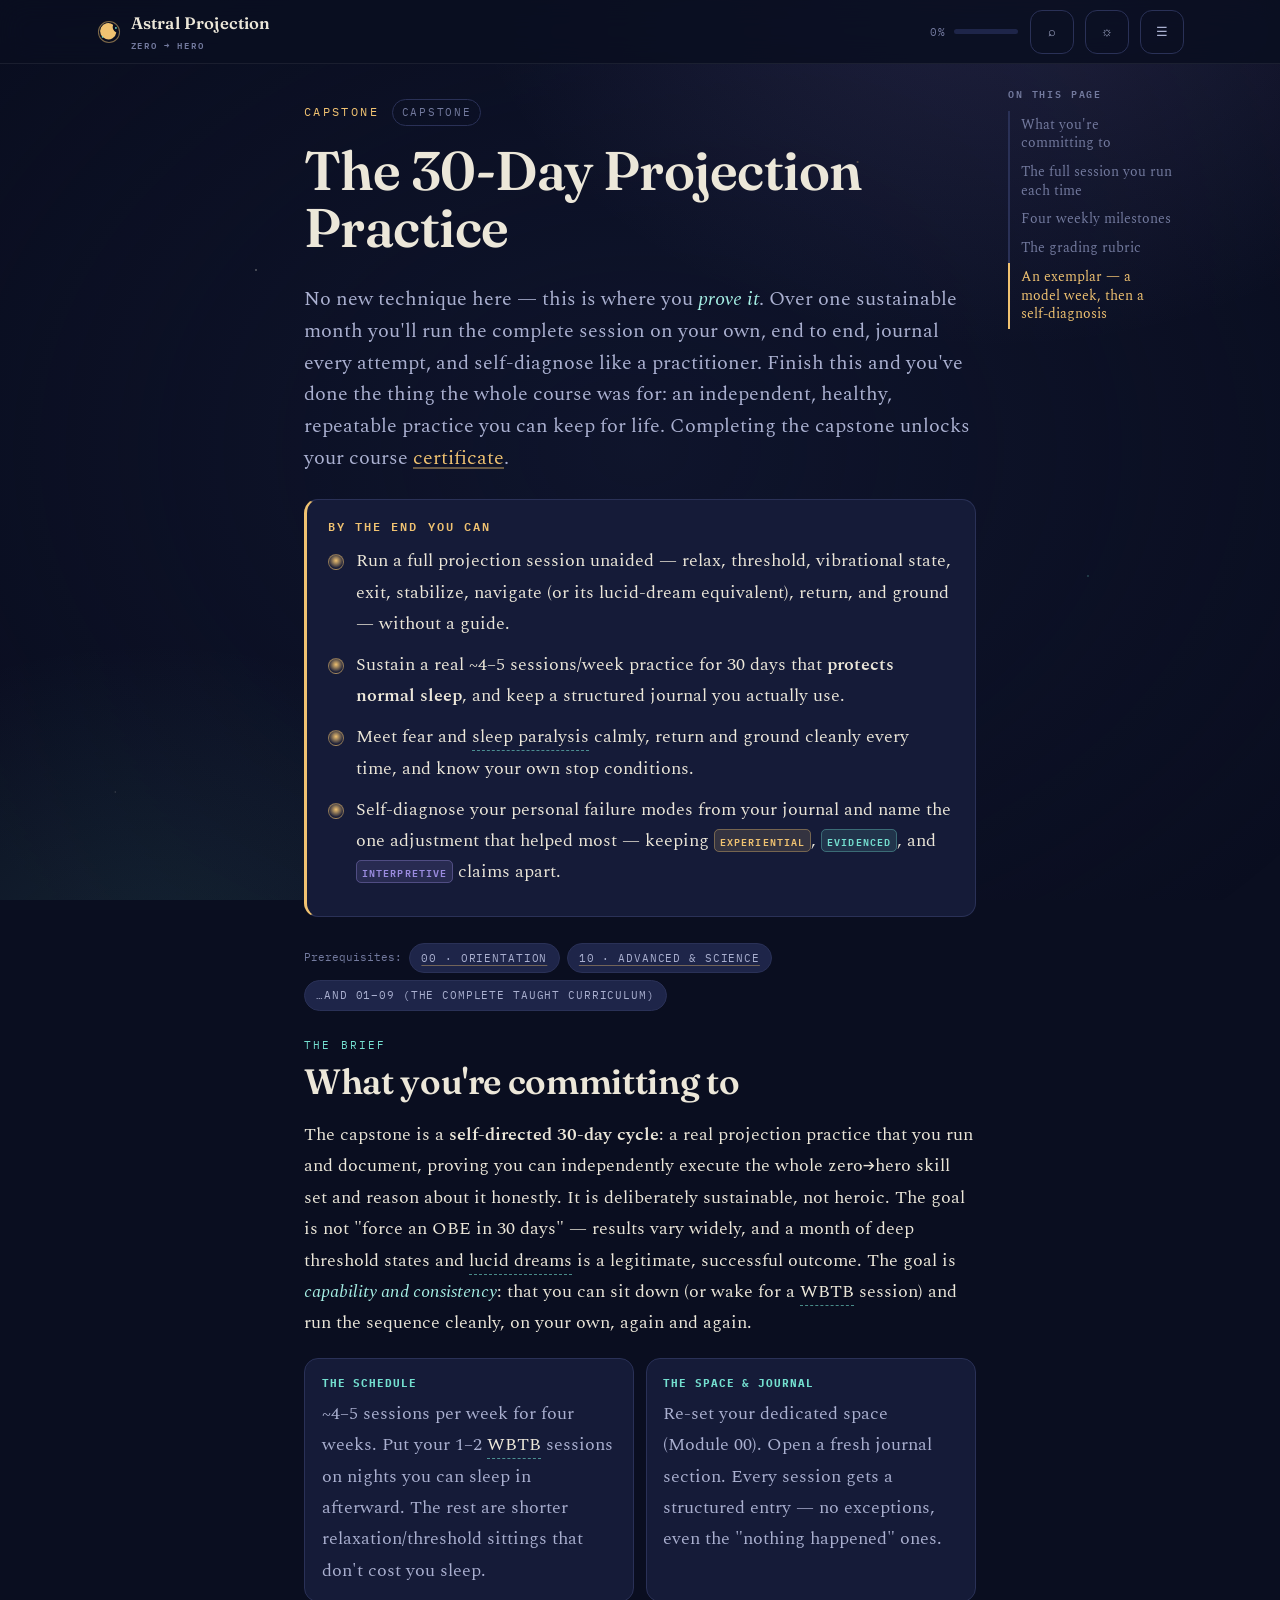
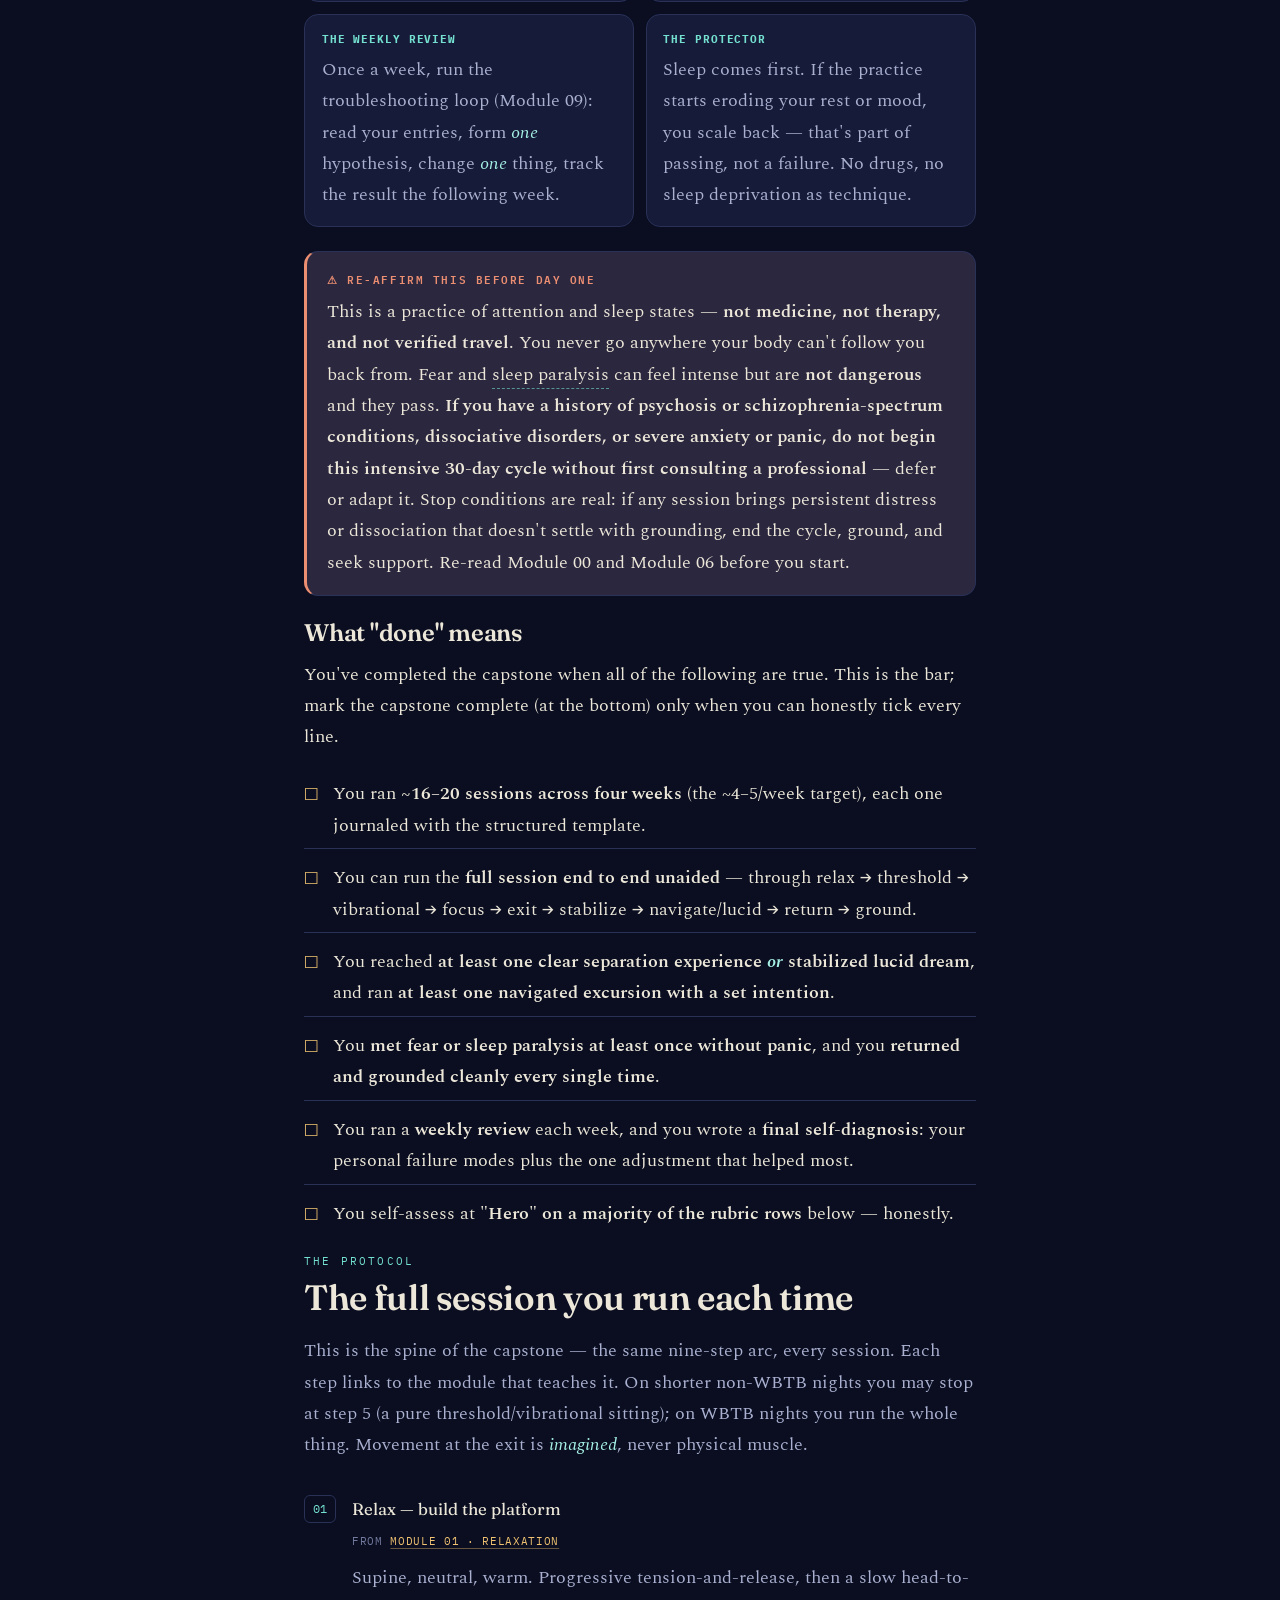
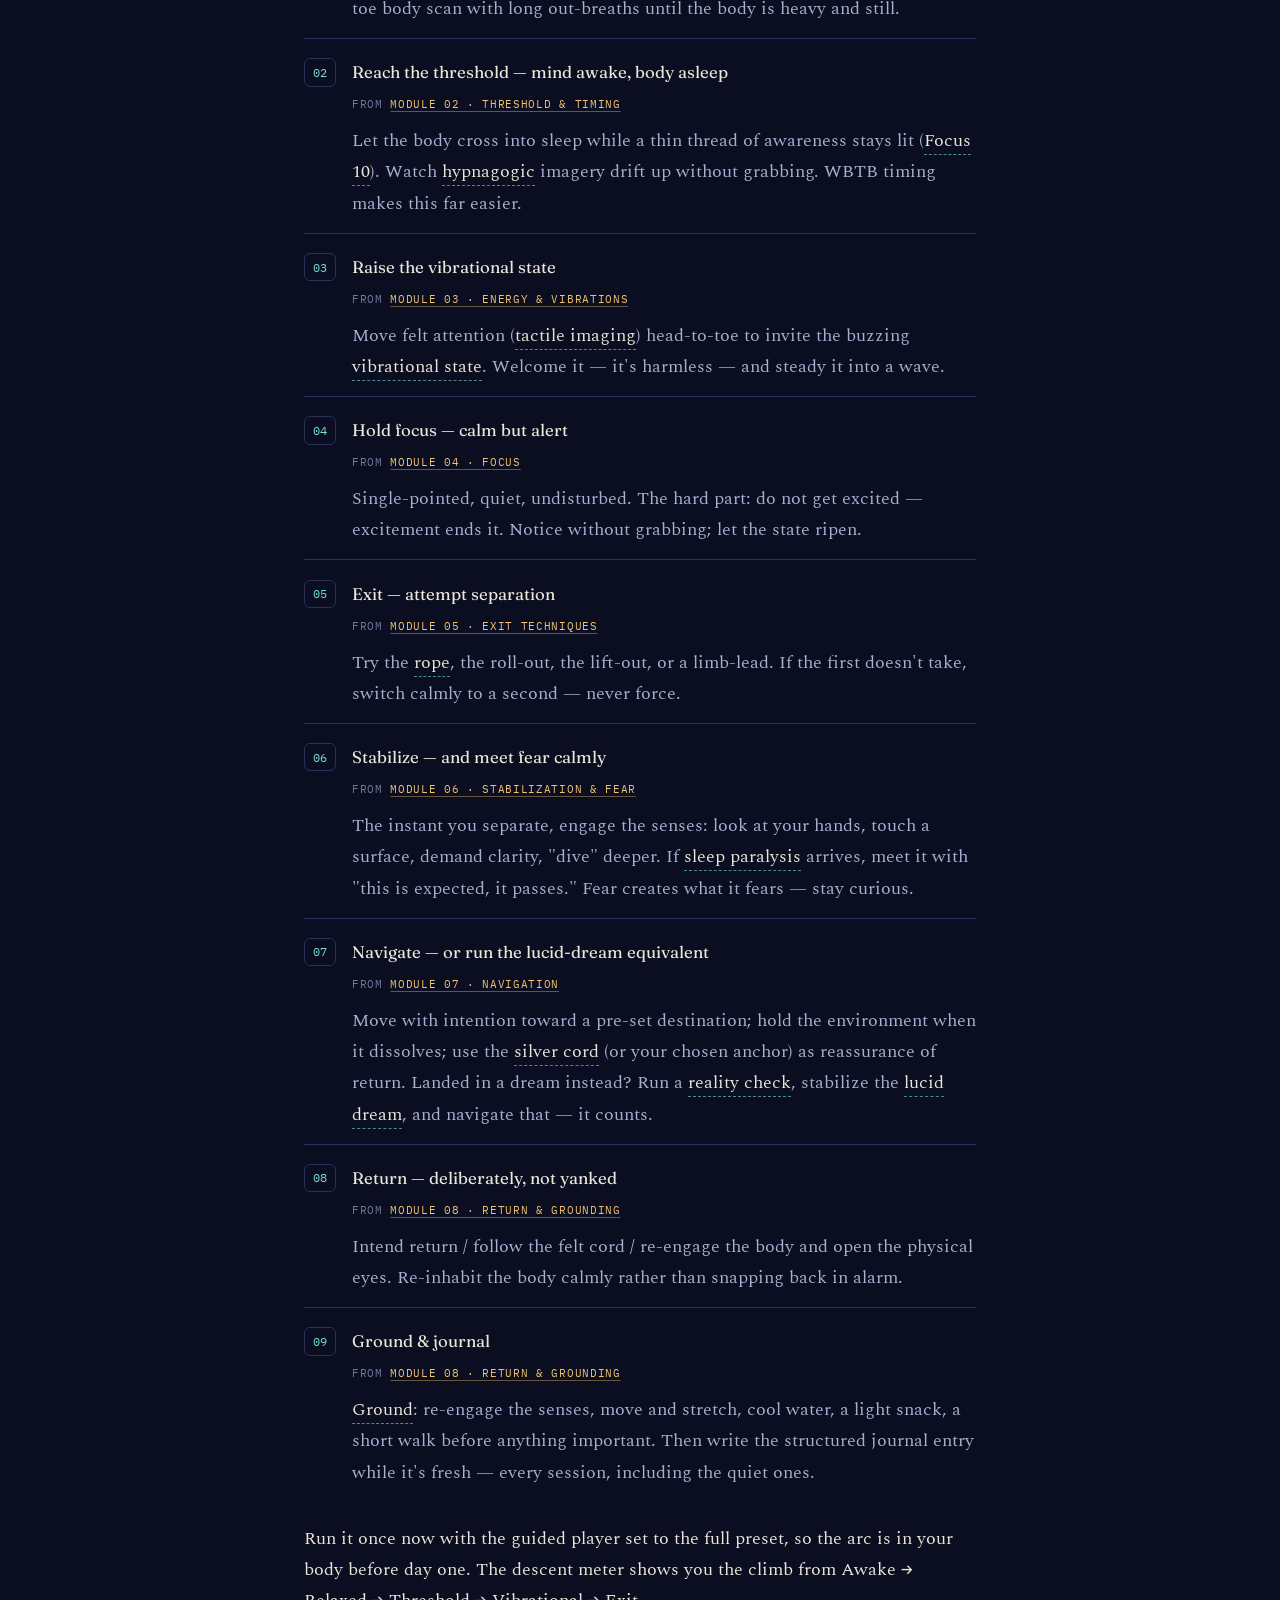
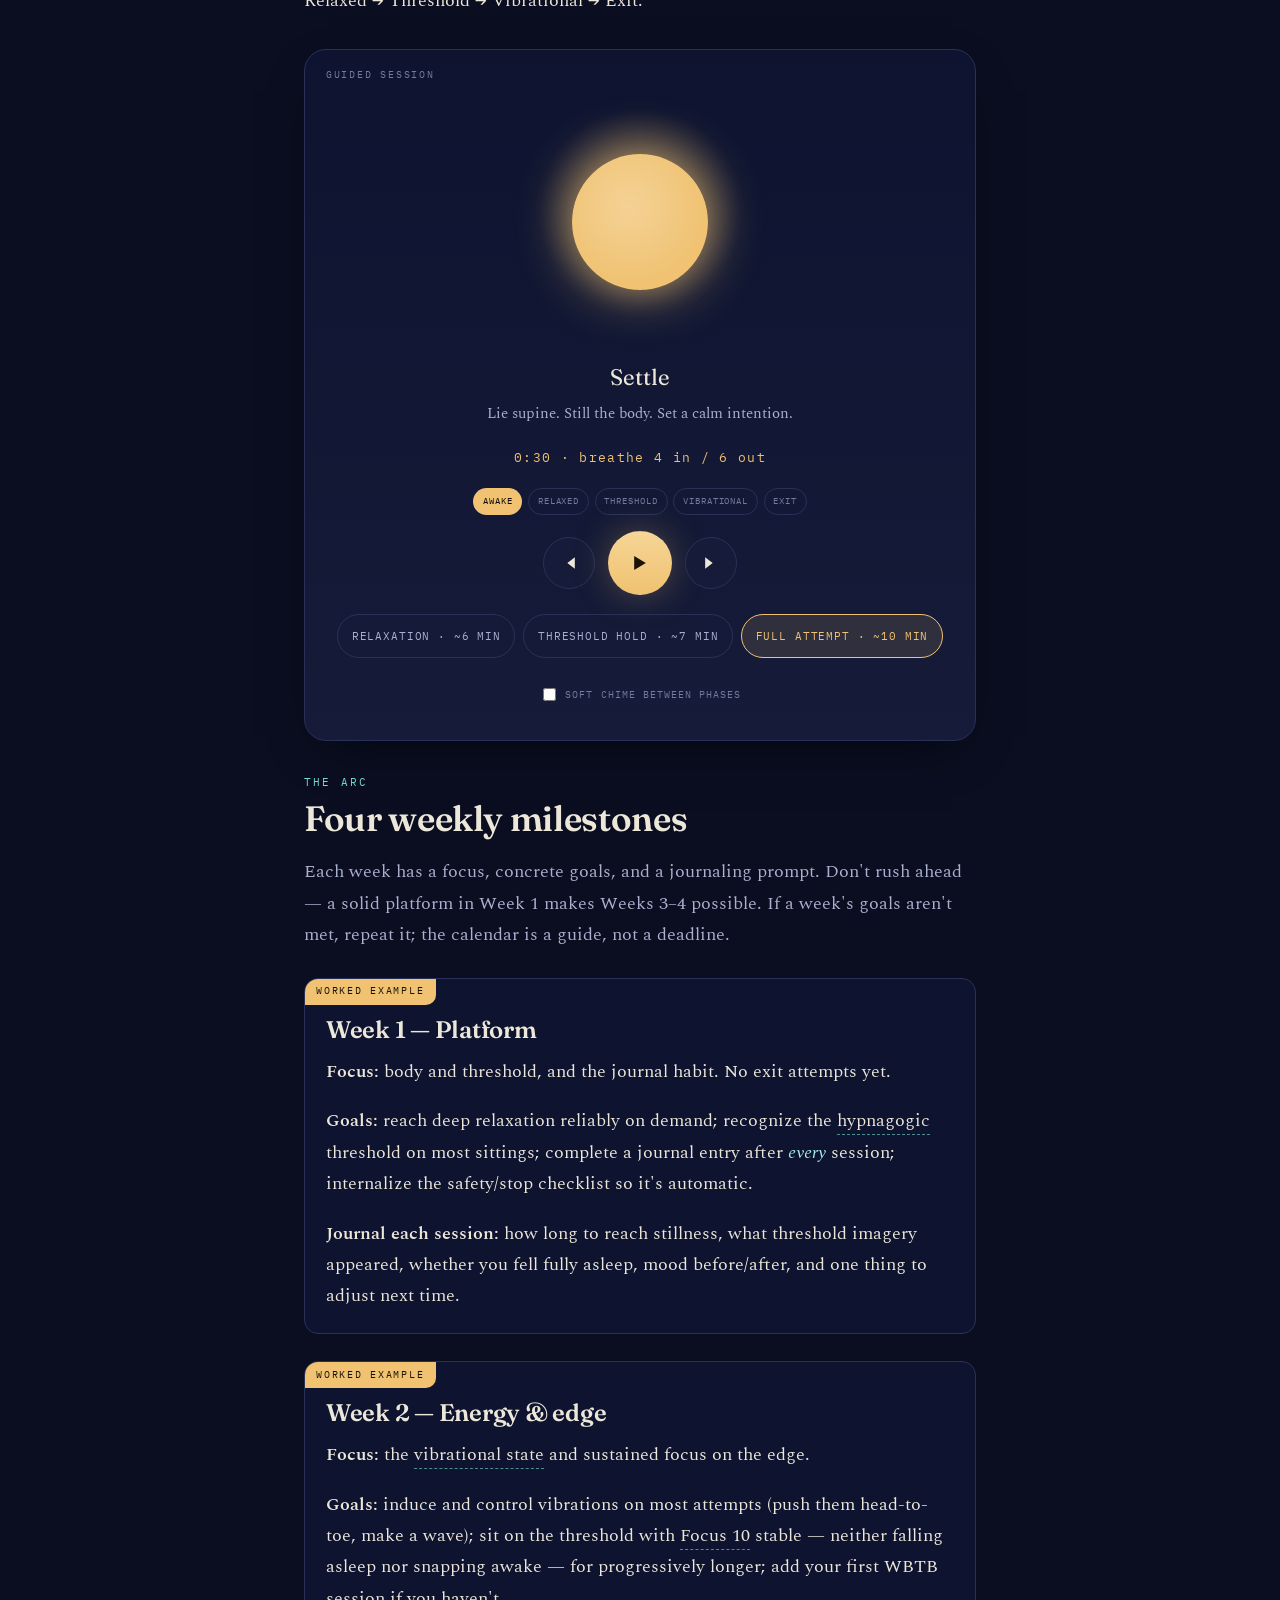
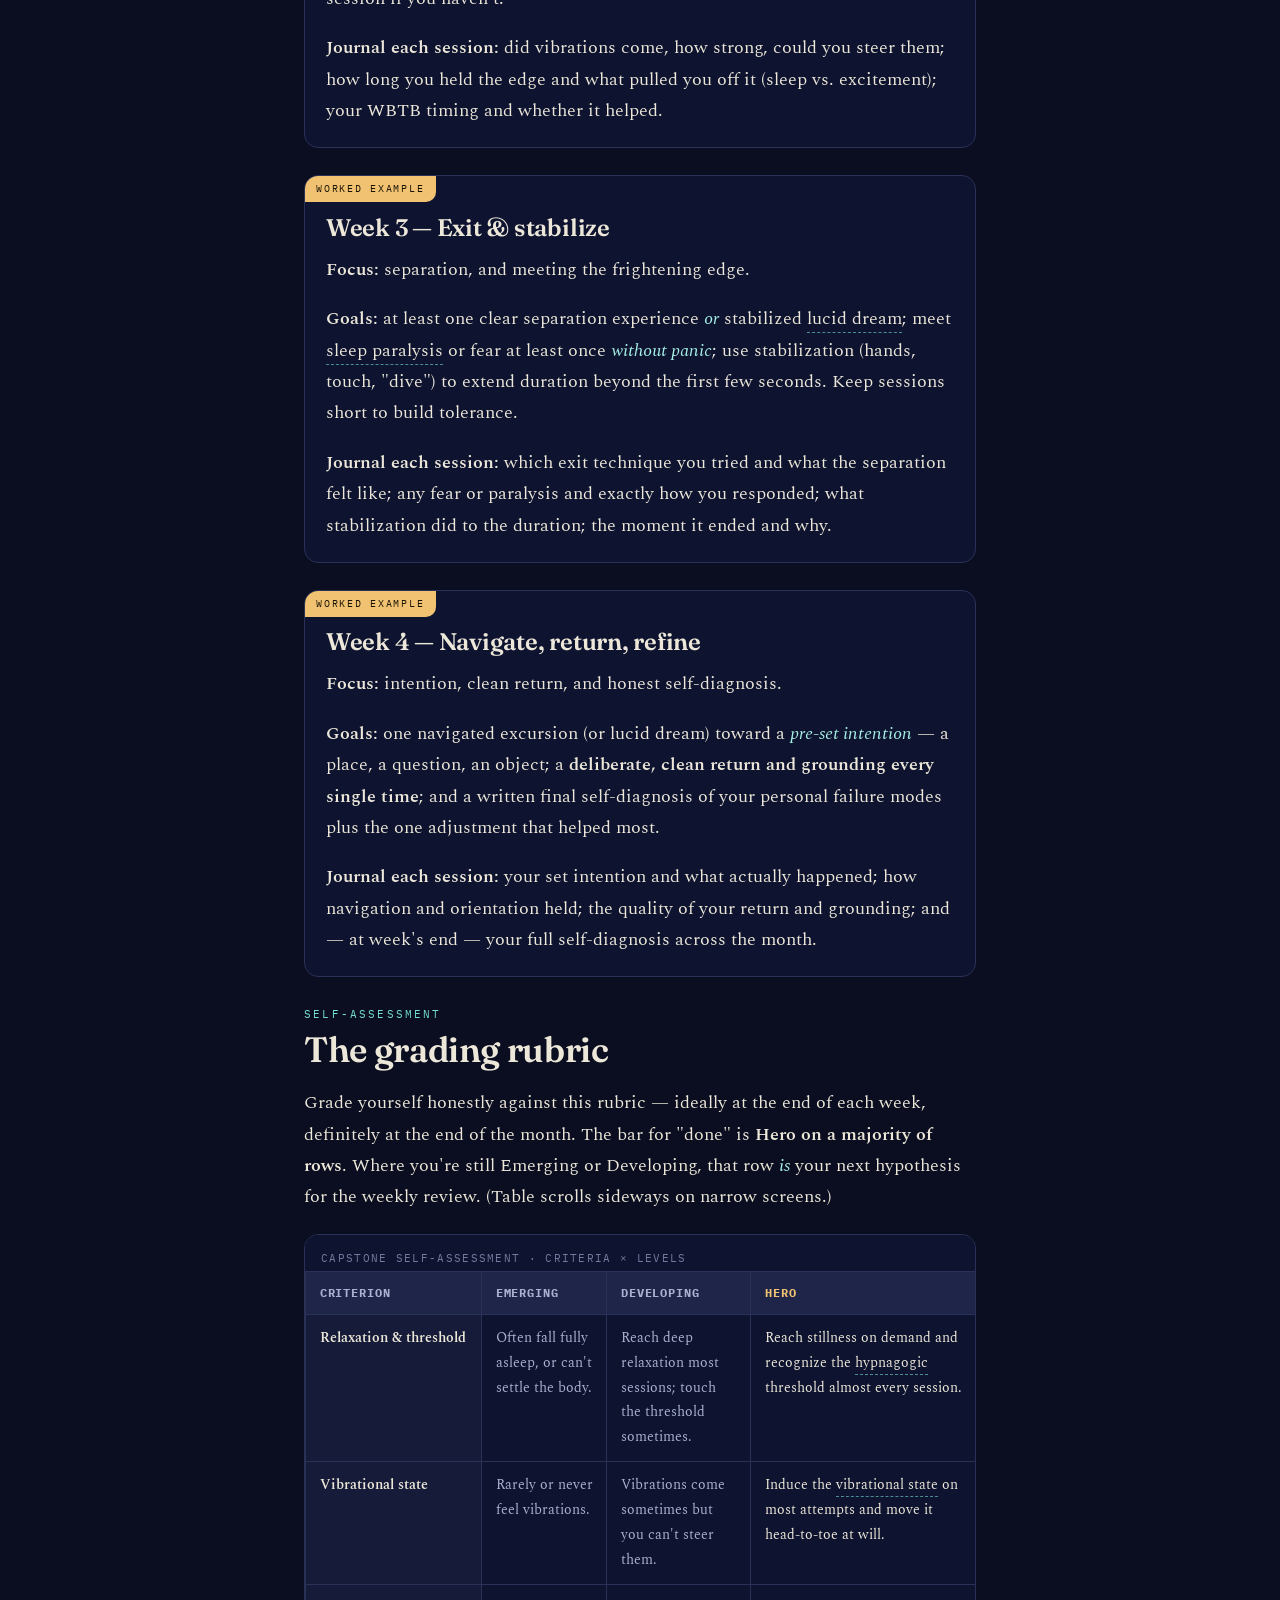
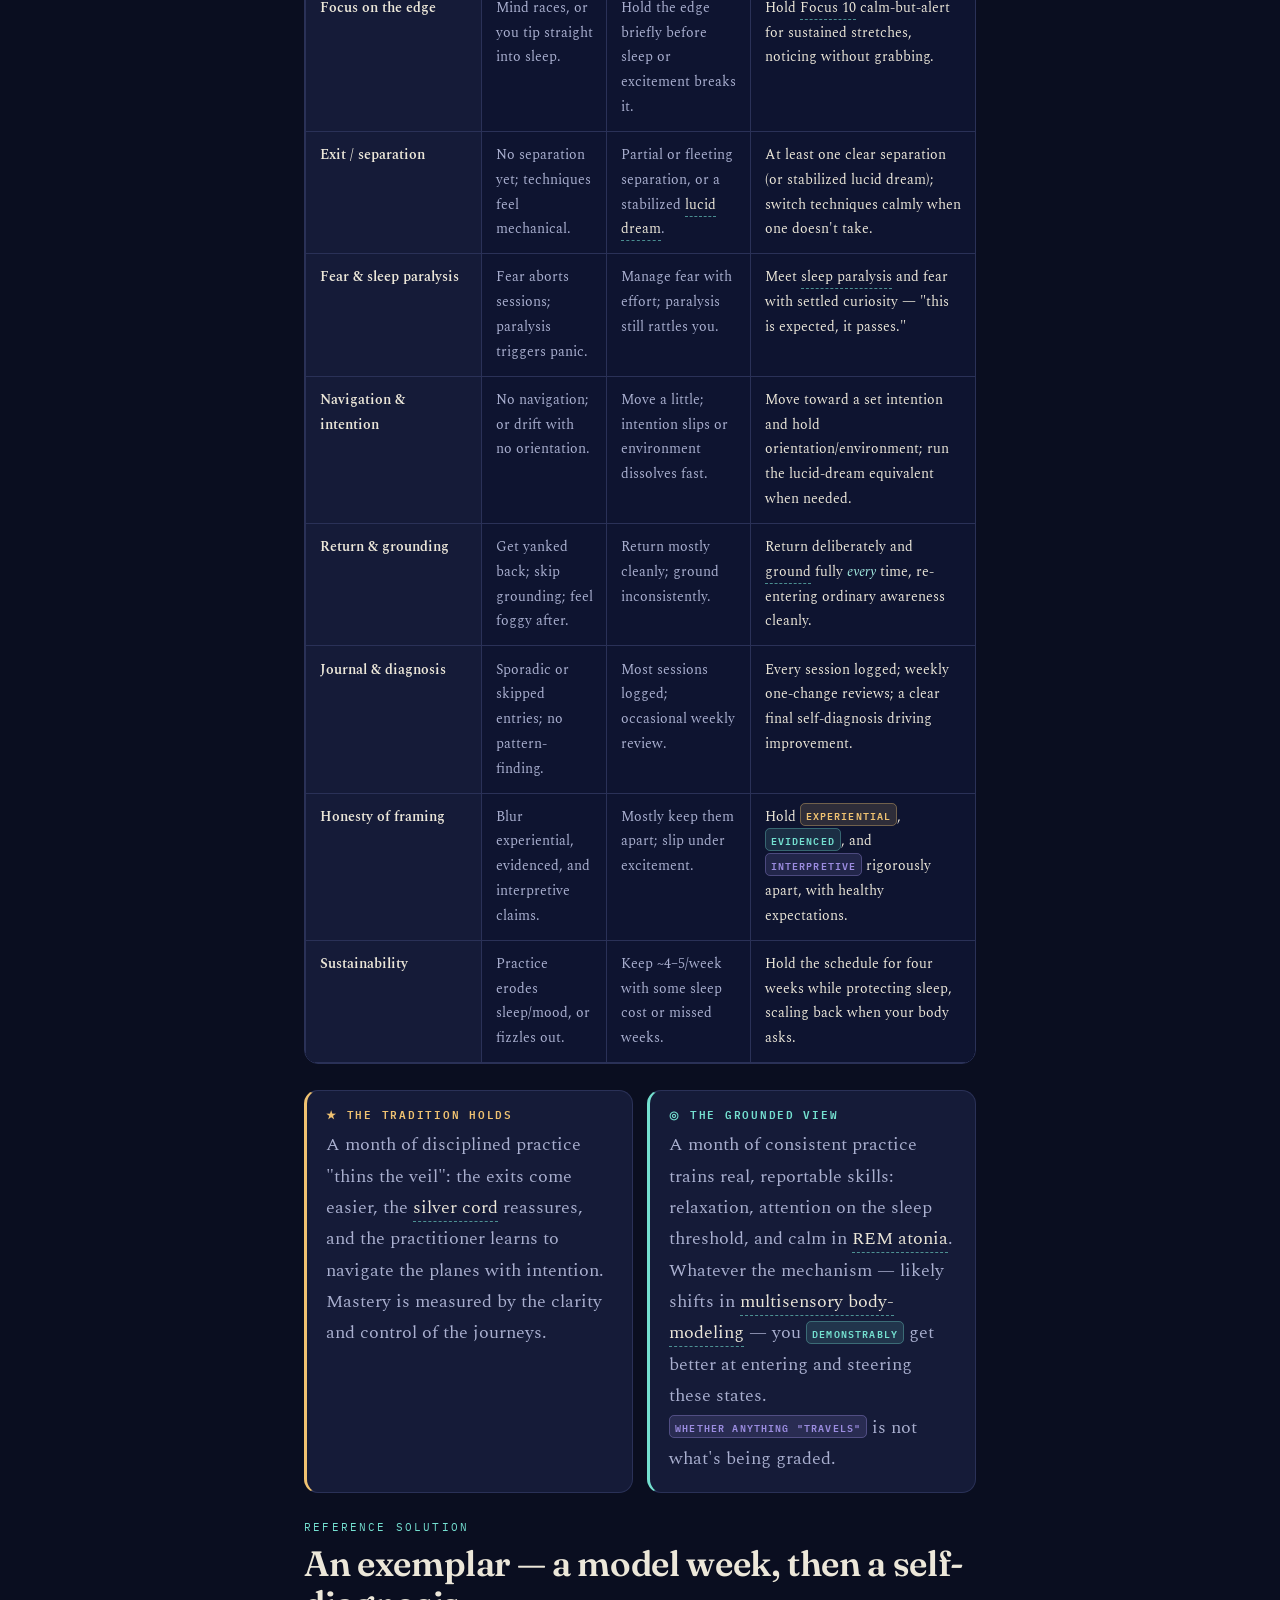
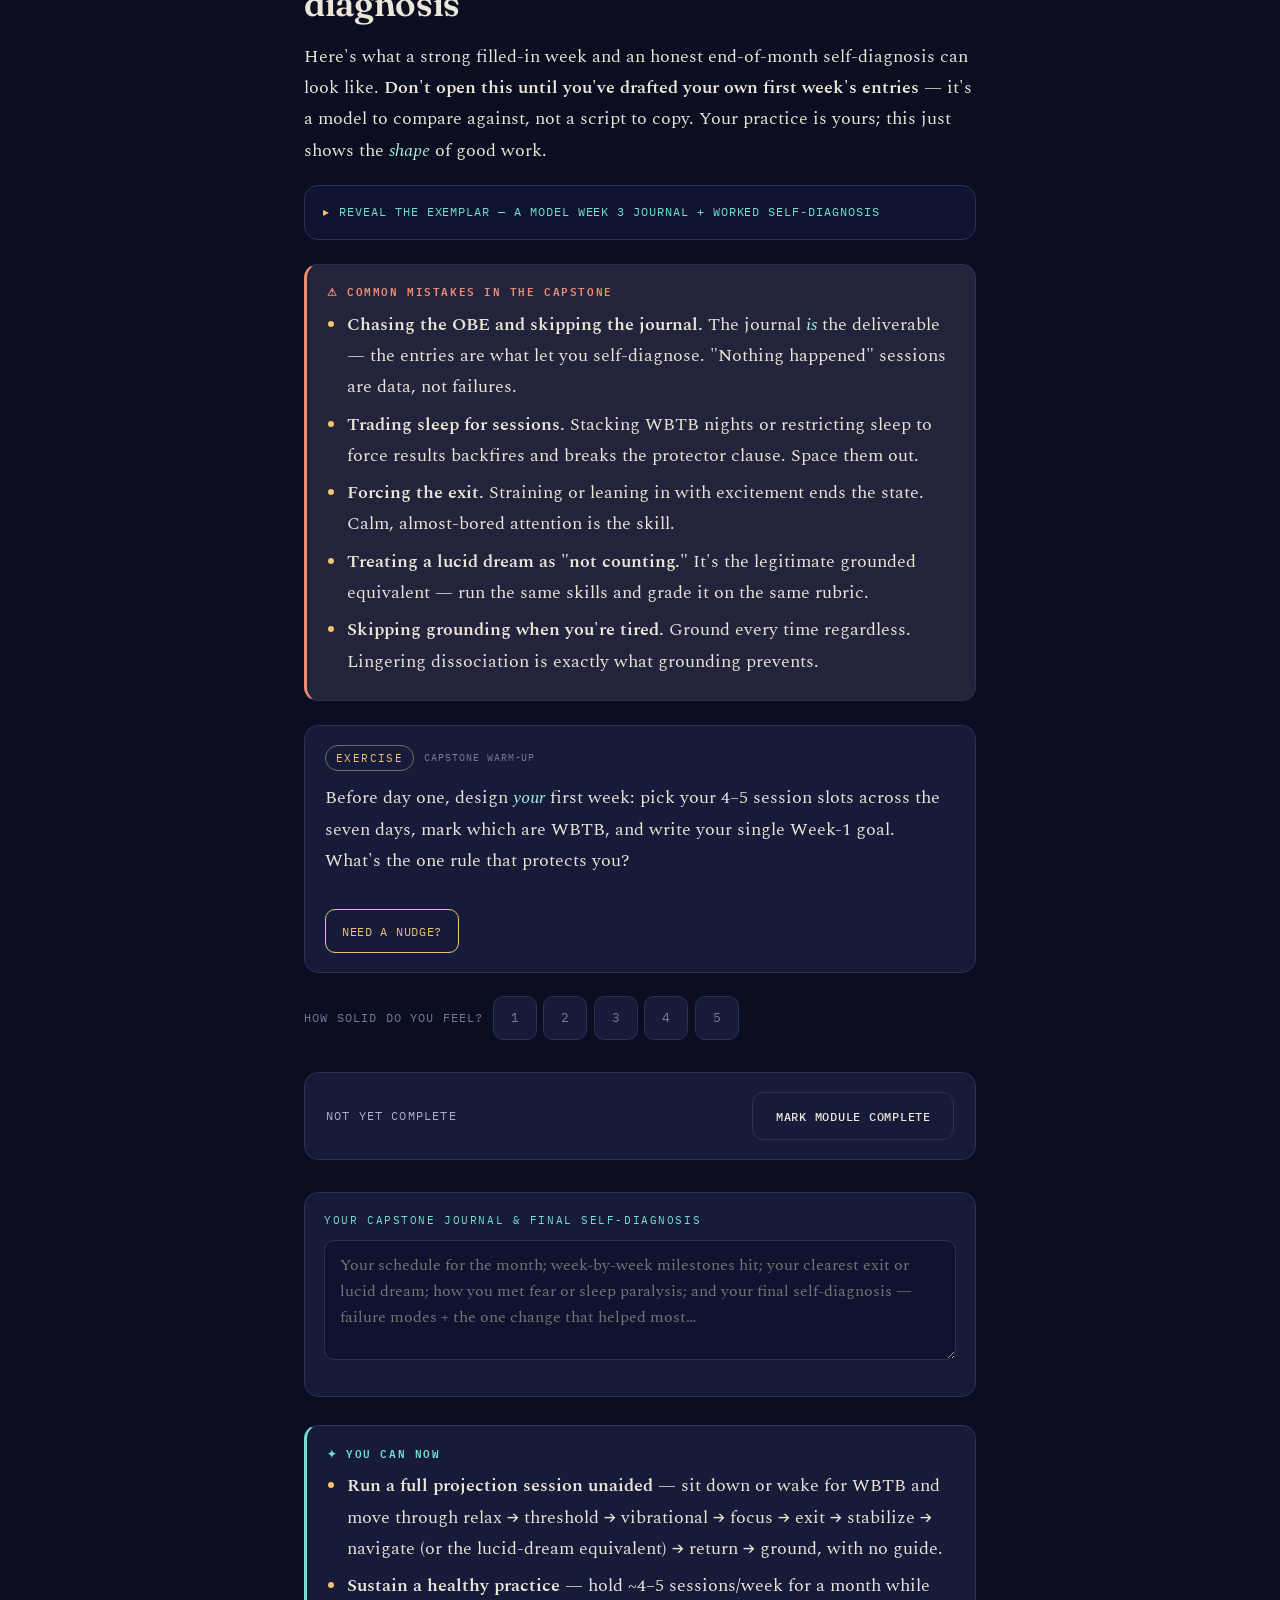
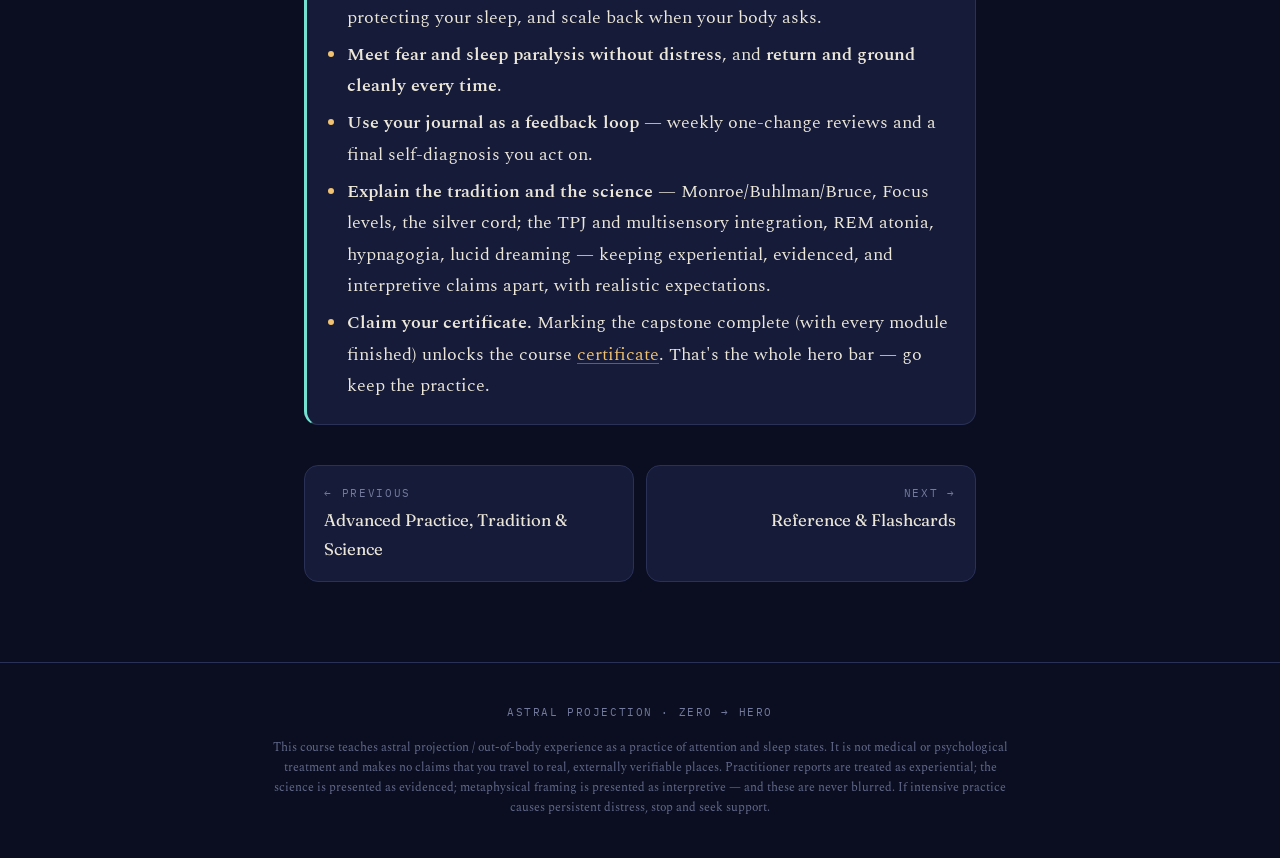
<file: docs/capstone.html>
<!doctype html>
<html lang="en" data-theme="dark">
<head>
  <meta charset="utf-8">
  <meta name="viewport" content="width=device-width, initial-scale=1, viewport-fit=cover">
  <title>★ Capstone · The 30-Day Projection Practice — Astral Projection</title>
  <meta name="description" content="The integrative capstone: a self-directed, sustainable 30-day projection practice that proves you can run the full session end to end, journal it honestly, and self-diagnose — unlocking the course certificate.">
  <link rel="preconnect" href="https://fonts.googleapis.com">
  <link rel="preconnect" href="https://fonts.gstatic.com" crossorigin>
  <link rel="stylesheet" href="assets/css/main.css">
  <link rel="icon" href="favicon.svg" type="image/svg+xml">
  <style>
    /* Scoped helpers for the capstone — all colours via CSS vars (brief-compliant) */
    .rubric-wrap{overflow-x:auto;-webkit-overflow-scrolling:touch;border:1px solid var(--border);
      border-radius:var(--radius);margin:1.3rem 0;background:var(--bg-raised)}
    table.rubric{border-collapse:collapse;width:100%;min-width:42rem;font-size:.9rem}
    table.rubric caption{caption-side:top;text-align:left;padding:.9rem 1rem .2rem;
      font-family:var(--font-mono);text-transform:uppercase;letter-spacing:.12em;
      font-size:.68rem;color:var(--text-faint)}
    table.rubric th,table.rubric td{padding:.7rem .85rem;border:1px solid var(--border);
      vertical-align:top;text-align:left}
    table.rubric thead th{background:var(--surface-2);font-family:var(--font-mono);
      font-size:.72rem;letter-spacing:.08em;text-transform:uppercase;color:var(--text-soft)}
    table.rubric tbody th{background:var(--surface);font-weight:600;color:var(--text);width:11rem}
    table.rubric tbody td{color:var(--text-soft)}
    table.rubric td.lvl-hero{color:var(--text)}
    table.rubric thead th.lvl-hero{color:var(--accent)}
    .proto{margin:1.3rem 0;padding-left:0;list-style:none;counter-reset:proto}
    .proto>li{position:relative;counter-increment:proto;padding:.85rem 0 .85rem 3rem;
      border-bottom:1px solid var(--border)}
    .proto>li:last-child{border-bottom:none}
    .proto>li::before{content:counter(proto,decimal-leading-zero);position:absolute;left:0;top:.85rem;
      font-family:var(--font-mono);font-size:.78rem;letter-spacing:.04em;color:var(--accent-2);
      border:1px solid var(--border);border-radius:6px;padding:.15rem .4rem;min-width:2rem;text-align:center}
    .proto .step-name{font-family:var(--font-display);font-size:1.05rem;display:block}
    .proto .step-mod{font-family:var(--font-mono);font-size:.7rem;letter-spacing:.06em;
      text-transform:uppercase;color:var(--text-faint)}
    .proto .step-mod a{color:var(--accent)}
    details.solution{margin:1.2rem 0;border:1px solid var(--border);border-radius:var(--radius);
      background:var(--bg-raised);overflow:hidden}
    details.solution>summary{cursor:pointer;list-style:none;padding:1rem 1.1rem;
      font-family:var(--font-mono);font-size:.74rem;letter-spacing:.08em;text-transform:uppercase;
      color:var(--accent-2);display:flex;align-items:center;gap:.6rem;min-height:44px}
    details.solution>summary::-webkit-details-marker{display:none}
    details.solution>summary::before{content:"▸";color:var(--accent)}
    details.solution[open]>summary::before{content:"▾"}
    details.solution>summary:hover{color:var(--accent)}
    details.solution .solution-body{padding:0 1.1rem 1.1rem;border-top:1px solid var(--border)}
    .journal-entry{border-left:2px solid var(--border);padding:.2rem 0 .2rem 1rem;margin:1rem 0}
    .journal-entry .je-meta{font-family:var(--font-mono);font-size:.72rem;letter-spacing:.04em;
      color:var(--text-faint);text-transform:uppercase}
    .commit-grid{display:grid;gap:.7rem;margin:1.2rem 0;grid-template-columns:1fr}
    @media (min-width:680px){.commit-grid{grid-template-columns:repeat(2,1fr)}}
    .commit-grid .commit-cell{border:1px solid var(--border);border-radius:var(--radius);
      padding:.95rem 1.05rem;background:var(--surface)}
    .commit-grid .commit-cell b{font-family:var(--font-mono);font-size:.7rem;letter-spacing:.08em;
      text-transform:uppercase;color:var(--accent-2);display:block;margin-bottom:.3rem}
    .done-list{list-style:none;padding-left:0;margin:1rem 0}
    .done-list li{padding:.45rem 0 .45rem 1.8rem;position:relative;border-bottom:1px solid var(--border)}
    .done-list li:last-child{border-bottom:none}
    .done-list li::before{content:"☐";position:absolute;left:0;top:.45rem;color:var(--accent)}
  </style>
</head>
<body data-module="capstone">
  <div class="skyfield"></div>
  <a class="skip-link" href="#main">Skip to content</a>

  <header class="site-header"><div class="site-header__bar">
    <a class="brand" href="index.html" aria-label="Astral Projection — home">
      <span class="brand__mark" aria-hidden="true">
        <svg viewBox="0 0 32 32" fill="none"><circle cx="16" cy="16" r="13" stroke="var(--accent)" stroke-width="1.3" opacity=".5"/><path d="M21 7a10 10 0 1 0 4 9.5A8 8 0 0 1 21 7Z" fill="var(--accent)"/><circle cx="24.5" cy="11" r="1.1" fill="var(--accent-2)"/><circle cx="8" cy="22" r="1" fill="var(--accent-2)"/></svg>
      </span>
      <span>Astral Projection<small>Zero → Hero</small></span>
    </a>
    <span class="header-spring"></span>
    <span class="header-progress"><span class="label" data-mini-pct>0%</span>
      <span class="mini-track"><span class="mini-fill" data-mini-fill></span></span></span>
    <button class="icon-btn" data-search-open aria-label="Search the course">⌕</button>
    <button class="icon-btn" data-theme-toggle aria-label="Toggle light or dark theme"><span data-theme-icon>☼</span></button>
    <button class="icon-btn" data-nav-open aria-label="Open module menu">☰</button>
  </div></header>

  <!-- nav sheet -->
  <div class="navsheet" aria-hidden="true">
    <div class="navsheet__scrim" data-nav-close></div>
    <nav class="navsheet__panel" aria-label="Course modules">
      <div style="display:flex;justify-content:space-between;align-items:center">
        <h3 style="margin-top:0">Course map</h3>
        <button class="icon-btn" data-nav-close aria-label="Close menu">✕</button>
      </div>
      <a data-module="home" href="index.html"><span class="num"><span>◆</span></span> Course home</a>
      <h3>Start here</h3>
      <a data-module="00-orientation" href="00-orientation.html"><span class="num"><span>00</span></span> Orientation</a>
      <h3>Modules</h3>
      <a data-module="01-relaxation-and-body-awareness" href="01-relaxation-and-body-awareness.html"><span class="num"><span>01</span></span> Relaxation & Body Awareness</a>
      <a data-module="02-threshold-and-sleep-timing" href="02-threshold-and-sleep-timing.html"><span class="num"><span>02</span></span> The Threshold & Timing</a>
      <a data-module="03-energy-and-vibrational-state" href="03-energy-and-vibrational-state.html"><span class="num"><span>03</span></span> Energy & the Vibrational State</a>
      <a data-module="04-focus-and-quieting-the-mind" href="04-focus-and-quieting-the-mind.html"><span class="num"><span>04</span></span> Focus & Quieting the Mind</a>
      <a data-module="05-separation-and-exit-techniques" href="05-separation-and-exit-techniques.html"><span class="num"><span>05</span></span> The Exit Techniques</a>
      <a data-module="06-stabilizing-and-fear-management" href="06-stabilizing-and-fear-management.html"><span class="num"><span>06</span></span> Stabilization & Fear</a>
      <a data-module="07-navigation-and-the-environment" href="07-navigation-and-the-environment.html"><span class="num"><span>07</span></span> Navigation & the Environment</a>
      <a data-module="08-return-grounding-and-journaling" href="08-return-grounding-and-journaling.html"><span class="num"><span>08</span></span> Return, Grounding & Journaling</a>
      <a data-module="09-troubleshooting-and-reliable-practice" href="09-troubleshooting-and-reliable-practice.html"><span class="num"><span>09</span></span> Troubleshooting & Practice</a>
      <a data-module="10-advanced-practice-tradition-and-science" href="10-advanced-practice-tradition-and-science.html"><span class="num"><span>10</span></span> Advanced Practice & Science</a>
      <h3>Finish</h3>
      <a data-module="capstone" href="capstone.html" aria-current="page"><span class="num"><span>★</span></span> Capstone: 30-Day Practice</a>
      <a data-module="reference" href="reference.html"><span class="num"><span>✦</span></span> Reference & Flashcards</a>
    </nav>
  </div>

  <!-- search -->
  <div class="searchbox" role="dialog" aria-modal="true" aria-label="Search">
    <div class="search-panel">
      <input type="search" placeholder="Search modules…  (press / anywhere)" aria-label="Search modules">
      <div class="search-results"></div>
    </div>
  </div>

  <main id="main" class="wrap">
    <div class="layout">
      <article class="content">

        <!-- ============ MODULE HEADER ============ -->
        <header class="module-header">
          <p class="kicker"><span class="module-no">CAPSTONE</span> <span class="module-rung">Capstone</span></p>
          <h1>The 30-Day Projection Practice</h1>
          <p class="module-promise">No new technique here — this is where you <em>prove it</em>. Over one sustainable month you'll run the complete session on your own, end to end, journal every attempt, and self-diagnose like a practitioner. Finish this and you've done the thing the whole course was for: an independent, healthy, repeatable practice you can keep for life. Completing the capstone unlocks your course <a href="reference.html">certificate</a>.</p>
          <div class="objectives">
            <h2>By the end you can</h2>
            <ul>
              <li>Run a full projection session unaided — relax, threshold, vibrational state, exit, stabilize, navigate (or its lucid-dream equivalent), return, and ground — without a guide.</li>
              <li>Sustain a real ~4–5 sessions/week practice for 30 days that <strong>protects normal sleep</strong>, and keep a structured journal you actually use.</li>
              <li>Meet fear and <span class="term" data-term="sleep paralysis">sleep paralysis</span> calmly, return and ground cleanly every time, and know your own stop conditions.</li>
              <li>Self-diagnose your personal failure modes from your journal and name the one adjustment that helped most — keeping <span class="tag tag-experiential">experiential</span>, <span class="tag tag-evidenced">evidenced</span>, and <span class="tag tag-interpretive">interpretive</span> claims apart.</li>
            </ul>
          </div>
          <p class="prereq-row">Prerequisites:
            <a class="chip" href="00-orientation.html">00 · Orientation</a>
            <a class="chip" href="10-advanced-practice-tradition-and-science.html">10 · Advanced & Science</a>
            <span class="chip">…and 01–09 (the complete taught curriculum)</span>
          </p>
        </header>

        <!-- ============ THE BRIEF ============ -->
        <section id="the-brief" data-track-section="the-brief">
          <p class="lesson-eyebrow">The brief</p>
          <h2>What you're committing to</h2>
          <p>The capstone is a <strong>self-directed 30-day cycle</strong>: a real projection practice that you run and document, proving you can independently execute the whole zero→hero skill set and reason about it honestly. It is deliberately sustainable, not heroic. The goal is not "force an OBE in 30 days" — results vary widely, and a month of deep threshold states and <span class="term" data-term="lucid dream">lucid dreams</span> is a legitimate, successful outcome. The goal is <em>capability and consistency</em>: that you can sit down (or wake for a <span class="term" data-term="wbtb">WBTB</span> session) and run the sequence cleanly, on your own, again and again.</p>

          <div class="commit-grid">
            <div class="commit-cell"><b>The schedule</b><p class="muted">~4–5 sessions per week for four weeks. Put your 1–2 <span class="term" data-term="wbtb">WBTB</span> sessions on nights you can sleep in afterward. The rest are shorter relaxation/threshold sittings that don't cost you sleep.</p></div>
            <div class="commit-cell"><b>The space &amp; journal</b><p class="muted">Re-set your dedicated space (Module 00). Open a fresh journal section. Every session gets a structured entry — no exceptions, even the "nothing happened" ones.</p></div>
            <div class="commit-cell"><b>The weekly review</b><p class="muted">Once a week, run the troubleshooting loop (Module 09): read your entries, form <em>one</em> hypothesis, change <em>one</em> thing, track the result the following week.</p></div>
            <div class="commit-cell"><b>The protector</b><p class="muted">Sleep comes first. If the practice starts eroding your rest or mood, you scale back — that's part of passing, not a failure. No drugs, no sleep deprivation as technique.</p></div>
          </div>

          <div class="callout callout-safety">
            <p class="callout-title">⚠ Re-affirm this before day one</p>
            <p>This is a practice of attention and sleep states — <strong>not medicine, not therapy, and not verified travel</strong>. You never go anywhere your body can't follow you back from. Fear and <span class="term" data-term="sleep paralysis">sleep paralysis</span> can feel intense but are <strong>not dangerous</strong> and they pass. <strong>If you have a history of psychosis or schizophrenia-spectrum conditions, dissociative disorders, or severe anxiety or panic, do not begin this intensive 30-day cycle without first consulting a professional</strong> — defer or adapt it. Stop conditions are real: if any session brings persistent distress or dissociation that doesn't settle with grounding, end the cycle, ground, and seek support. Re-read Module 00 and Module 06 before you start.</p>
          </div>

          <h3>What "done" means</h3>
          <p>You've completed the capstone when all of the following are true. This is the bar; mark the capstone complete (at the bottom) only when you can honestly tick every line.</p>
          <ul class="done-list">
            <li>You ran <strong>~16–20 sessions across four weeks</strong> (the ~4–5/week target), each one journaled with the structured template.</li>
            <li>You can run the <strong>full session end to end unaided</strong> — through relax → threshold → vibrational → focus → exit → stabilize → navigate/lucid → return → ground.</li>
            <li>You reached <strong>at least one clear separation experience <em>or</em> stabilized lucid dream</strong>, and ran <strong>at least one navigated excursion with a set intention</strong>.</li>
            <li>You <strong>met fear or sleep paralysis at least once without panic</strong>, and you <strong>returned and grounded cleanly every single time</strong>.</li>
            <li>You ran a <strong>weekly review</strong> each week, and you wrote a <strong>final self-diagnosis</strong>: your personal failure modes plus the one adjustment that helped most.</li>
            <li>You self-assess at <strong>"Hero" on a majority of the rubric rows</strong> below — honestly.</li>
          </ul>
        </section>

        <!-- ============ THE SESSION PROTOCOL ============ -->
        <section id="session-protocol" data-track-section="session-protocol">
          <p class="lesson-eyebrow">The protocol</p>
          <h2>The full session you run each time</h2>
          <p class="muted">This is the spine of the capstone — the same nine-step arc, every session. Each step links to the module that teaches it. On shorter non-WBTB nights you may stop at step 5 (a pure threshold/vibrational sitting); on WBTB nights you run the whole thing. Movement at the exit is <em>imagined</em>, never physical muscle.</p>

          <ol class="proto">
            <li>
              <span class="step-name">Relax — build the platform</span>
              <span class="step-mod">From <a href="01-relaxation-and-body-awareness.html">Module 01 · Relaxation</a></span>
              <p class="muted step-desc">Supine, neutral, warm. Progressive tension-and-release, then a slow head-to-toe body scan with long out-breaths until the body is heavy and still.</p>
            </li>
            <li>
              <span class="step-name">Reach the threshold — mind awake, body asleep</span>
              <span class="step-mod">From <a href="02-threshold-and-sleep-timing.html">Module 02 · Threshold &amp; Timing</a></span>
              <p class="muted step-desc">Let the body cross into sleep while a thin thread of awareness stays lit (<span class="term" data-term="focus 10">Focus 10</span>). Watch <span class="term" data-term="hypnagogia">hypnagogic</span> imagery drift up without grabbing. WBTB timing makes this far easier.</p>
            </li>
            <li>
              <span class="step-name">Raise the vibrational state</span>
              <span class="step-mod">From <a href="03-energy-and-vibrational-state.html">Module 03 · Energy &amp; Vibrations</a></span>
              <p class="muted step-desc">Move felt attention (<span class="term" data-term="tactile imaging">tactile imaging</span>) head-to-toe to invite the buzzing <span class="term" data-term="vibrational state">vibrational state</span>. Welcome it — it's harmless — and steady it into a wave.</p>
            </li>
            <li>
              <span class="step-name">Hold focus — calm but alert</span>
              <span class="step-mod">From <a href="04-focus-and-quieting-the-mind.html">Module 04 · Focus</a></span>
              <p class="muted step-desc">Single-pointed, quiet, undisturbed. The hard part: do not get excited — excitement ends it. Notice without grabbing; let the state ripen.</p>
            </li>
            <li>
              <span class="step-name">Exit — attempt separation</span>
              <span class="step-mod">From <a href="05-separation-and-exit-techniques.html">Module 05 · Exit Techniques</a></span>
              <p class="muted step-desc">Try the <span class="term" data-term="rope technique">rope</span>, the roll-out, the lift-out, or a limb-lead. If the first doesn't take, switch calmly to a second — never force.</p>
            </li>
            <li>
              <span class="step-name">Stabilize — and meet fear calmly</span>
              <span class="step-mod">From <a href="06-stabilizing-and-fear-management.html">Module 06 · Stabilization &amp; Fear</a></span>
              <p class="muted step-desc">The instant you separate, engage the senses: look at your hands, touch a surface, demand clarity, "dive" deeper. If <span class="term" data-term="sleep paralysis">sleep paralysis</span> arrives, meet it with "this is expected, it passes." Fear creates what it fears — stay curious.</p>
            </li>
            <li>
              <span class="step-name">Navigate — or run the lucid-dream equivalent</span>
              <span class="step-mod">From <a href="07-navigation-and-the-environment.html">Module 07 · Navigation</a></span>
              <p class="muted step-desc">Move with intention toward a pre-set destination; hold the environment when it dissolves; use the <span class="term" data-term="silver cord">silver cord</span> (or your chosen anchor) as reassurance of return. Landed in a dream instead? Run a <span class="term" data-term="reality check">reality check</span>, stabilize the <span class="term" data-term="lucid dream">lucid dream</span>, and navigate that — it counts.</p>
            </li>
            <li>
              <span class="step-name">Return — deliberately, not yanked</span>
              <span class="step-mod">From <a href="08-return-grounding-and-journaling.html">Module 08 · Return &amp; Grounding</a></span>
              <p class="muted step-desc">Intend return / follow the felt cord / re-engage the body and open the physical eyes. Re-inhabit the body calmly rather than snapping back in alarm.</p>
            </li>
            <li>
              <span class="step-name">Ground &amp; journal</span>
              <span class="step-mod">From <a href="08-return-grounding-and-journaling.html">Module 08 · Return &amp; Grounding</a></span>
              <p class="muted step-desc"><span class="term" data-term="grounding">Ground</span>: re-engage the senses, move and stretch, cool water, a light snack, a short walk before anything important. Then write the structured journal entry while it's fresh — every session, including the quiet ones.</p>
            </li>
          </ol>

          <p>Run it once now with the guided player set to the full preset, so the arc is in your body before day one. The descent meter shows you the climb from Awake → Relaxed → Threshold → Vibrational → Exit.</p>
          <div data-session-player="full"></div>
        </section>

        <!-- ============ WEEKLY MILESTONES ============ -->
        <section id="milestones" data-track-section="milestones">
          <p class="lesson-eyebrow">The arc</p>
          <h2>Four weekly milestones</h2>
          <p class="muted">Each week has a focus, concrete goals, and a journaling prompt. Don't rush ahead — a solid platform in Week 1 makes Weeks 3–4 possible. If a week's goals aren't met, repeat it; the calendar is a guide, not a deadline.</p>

          <div class="worked-example">
            <h3>Week 1 — Platform</h3>
            <p><strong>Focus:</strong> body and threshold, and the journal habit. No exit attempts yet.</p>
            <p><strong>Goals:</strong> reach deep relaxation reliably on demand; recognize the <span class="term" data-term="hypnagogia">hypnagogic</span> threshold on most sittings; complete a journal entry after <em>every</em> session; internalize the safety/stop checklist so it's automatic.</p>
            <p style="margin-bottom:0"><strong>Journal each session:</strong> how long to reach stillness, what threshold imagery appeared, whether you fell fully asleep, mood before/after, and one thing to adjust next time.</p>
          </div>

          <div class="worked-example">
            <h3>Week 2 — Energy &amp; edge</h3>
            <p><strong>Focus:</strong> the <span class="term" data-term="vibrational state">vibrational state</span> and sustained focus on the edge.</p>
            <p><strong>Goals:</strong> induce and control vibrations on most attempts (push them head-to-toe, make a wave); sit on the threshold with <span class="term" data-term="focus 10">Focus 10</span> stable — neither falling asleep nor snapping awake — for progressively longer; add your first WBTB session if you haven't.</p>
            <p style="margin-bottom:0"><strong>Journal each session:</strong> did vibrations come, how strong, could you steer them; how long you held the edge and what pulled you off it (sleep vs. excitement); your WBTB timing and whether it helped.</p>
          </div>

          <div class="worked-example">
            <h3>Week 3 — Exit &amp; stabilize</h3>
            <p><strong>Focus:</strong> separation, and meeting the frightening edge.</p>
            <p><strong>Goals:</strong> at least one clear separation experience <em>or</em> stabilized <span class="term" data-term="lucid dream">lucid dream</span>; meet <span class="term" data-term="sleep paralysis">sleep paralysis</span> or fear at least once <em>without panic</em>; use stabilization (hands, touch, "dive") to extend duration beyond the first few seconds. Keep sessions short to build tolerance.</p>
            <p style="margin-bottom:0"><strong>Journal each session:</strong> which exit technique you tried and what the separation felt like; any fear or paralysis and exactly how you responded; what stabilization did to the duration; the moment it ended and why.</p>
          </div>

          <div class="worked-example">
            <h3>Week 4 — Navigate, return, refine</h3>
            <p><strong>Focus:</strong> intention, clean return, and honest self-diagnosis.</p>
            <p><strong>Goals:</strong> one navigated excursion (or lucid dream) toward a <em>pre-set intention</em> — a place, a question, an object; a <strong>deliberate, clean return and grounding every single time</strong>; and a written final self-diagnosis of your personal failure modes plus the one adjustment that helped most.</p>
            <p style="margin-bottom:0"><strong>Journal each session:</strong> your set intention and what actually happened; how navigation and orientation held; the quality of your return and grounding; and — at week's end — your full self-diagnosis across the month.</p>
          </div>
        </section>

        <!-- ============ RUBRIC ============ -->
        <section id="rubric" data-track-section="rubric">
          <p class="lesson-eyebrow">Self-assessment</p>
          <h2>The grading rubric</h2>
          <p>Grade yourself honestly against this rubric — ideally at the end of each week, definitely at the end of the month. The bar for "done" is <strong>Hero on a majority of rows</strong>. Where you're still Emerging or Developing, that row <em>is</em> your next hypothesis for the weekly review. (Table scrolls sideways on narrow screens.)</p>

          <div class="rubric-wrap">
            <table class="rubric">
              <caption>Capstone self-assessment · criteria × levels</caption>
              <thead>
                <tr>
                  <th scope="col">Criterion</th>
                  <th scope="col">Emerging</th>
                  <th scope="col">Developing</th>
                  <th scope="col" class="lvl-hero">Hero</th>
                </tr>
              </thead>
              <tbody>
                <tr>
                  <th scope="row">Relaxation &amp; threshold</th>
                  <td>Often fall fully asleep, or can't settle the body.</td>
                  <td>Reach deep relaxation most sessions; touch the threshold sometimes.</td>
                  <td class="lvl-hero">Reach stillness on demand and recognize the <span class="term" data-term="hypnagogia">hypnagogic</span> threshold almost every session.</td>
                </tr>
                <tr>
                  <th scope="row">Vibrational state</th>
                  <td>Rarely or never feel vibrations.</td>
                  <td>Vibrations come sometimes but you can't steer them.</td>
                  <td class="lvl-hero">Induce the <span class="term" data-term="vibrational state">vibrational state</span> on most attempts and move it head-to-toe at will.</td>
                </tr>
                <tr>
                  <th scope="row">Focus on the edge</th>
                  <td>Mind races, or you tip straight into sleep.</td>
                  <td>Hold the edge briefly before sleep or excitement breaks it.</td>
                  <td class="lvl-hero">Hold <span class="term" data-term="focus 10">Focus 10</span> calm-but-alert for sustained stretches, noticing without grabbing.</td>
                </tr>
                <tr>
                  <th scope="row">Exit / separation</th>
                  <td>No separation yet; techniques feel mechanical.</td>
                  <td>Partial or fleeting separation, or a stabilized <span class="term" data-term="lucid dream">lucid dream</span>.</td>
                  <td class="lvl-hero">At least one clear separation (or stabilized lucid dream); switch techniques calmly when one doesn't take.</td>
                </tr>
                <tr>
                  <th scope="row">Fear &amp; sleep paralysis</th>
                  <td>Fear aborts sessions; paralysis triggers panic.</td>
                  <td>Manage fear with effort; paralysis still rattles you.</td>
                  <td class="lvl-hero">Meet <span class="term" data-term="sleep paralysis">sleep paralysis</span> and fear with settled curiosity — "this is expected, it passes."</td>
                </tr>
                <tr>
                  <th scope="row">Navigation &amp; intention</th>
                  <td>No navigation; or drift with no orientation.</td>
                  <td>Move a little; intention slips or environment dissolves fast.</td>
                  <td class="lvl-hero">Move toward a set intention and hold orientation/environment; run the lucid-dream equivalent when needed.</td>
                </tr>
                <tr>
                  <th scope="row">Return &amp; grounding</th>
                  <td>Get yanked back; skip grounding; feel foggy after.</td>
                  <td>Return mostly cleanly; ground inconsistently.</td>
                  <td class="lvl-hero">Return deliberately and <span class="term" data-term="grounding">ground</span> fully <em>every</em> time, re-entering ordinary awareness cleanly.</td>
                </tr>
                <tr>
                  <th scope="row">Journal &amp; diagnosis</th>
                  <td>Sporadic or skipped entries; no pattern-finding.</td>
                  <td>Most sessions logged; occasional weekly review.</td>
                  <td class="lvl-hero">Every session logged; weekly one-change reviews; a clear final self-diagnosis driving improvement.</td>
                </tr>
                <tr>
                  <th scope="row">Honesty of framing</th>
                  <td>Blur experiential, evidenced, and interpretive claims.</td>
                  <td>Mostly keep them apart; slip under excitement.</td>
                  <td class="lvl-hero">Hold <span class="tag tag-experiential">experiential</span>, <span class="tag tag-evidenced">evidenced</span>, and <span class="tag tag-interpretive">interpretive</span> rigorously apart, with healthy expectations.</td>
                </tr>
                <tr>
                  <th scope="row">Sustainability</th>
                  <td>Practice erodes sleep/mood, or fizzles out.</td>
                  <td>Keep ~4–5/week with some sleep cost or missed weeks.</td>
                  <td class="lvl-hero">Hold the schedule for four weeks while protecting sleep, scaling back when your body asks.</td>
                </tr>
              </tbody>
            </table>
          </div>

          <div class="lenses">
            <div class="lens lens-tradition">
              <h4>★ The tradition holds</h4>
              <p class="muted" style="margin:0">A month of disciplined practice "thins the veil": the exits come easier, the <span class="term" data-term="silver cord">silver cord</span> reassures, and the practitioner learns to navigate the planes with intention. Mastery is measured by the clarity and control of the journeys.</p>
            </div>
            <div class="lens lens-grounded">
              <h4>◎ The grounded view</h4>
              <p class="muted" style="margin:0">A month of consistent practice trains real, reportable skills: relaxation, attention on the sleep threshold, and calm in <span class="term" data-term="rem atonia">REM atonia</span>. Whatever the mechanism — likely shifts in <span class="term" data-term="tpj">multisensory body-modeling</span> — you <span class="tag tag-evidenced">demonstrably</span> get better at entering and steering these states. <span class="tag tag-interpretive">Whether anything "travels"</span> is not what's being graded.</p>
            </div>
          </div>
        </section>

        <!-- ============ REFERENCE SOLUTION / EXEMPLAR ============ -->
        <section id="exemplar" data-track-section="exemplar">
          <p class="lesson-eyebrow">Reference solution</p>
          <h2>An exemplar — a model week, then a self-diagnosis</h2>
          <p>Here's what a strong filled-in week and an honest end-of-month self-diagnosis can look like. <strong>Don't open this until you've drafted your own first week's entries</strong> — it's a model to compare against, not a script to copy. Your practice is yours; this just shows the <em>shape</em> of good work.</p>

          <details class="solution">
            <summary>Reveal the exemplar — a model Week 3 journal + worked self-diagnosis</summary>
            <div class="solution-body">
              <h3>Model journal — Week 3 (Exit &amp; stabilize)</h3>

              <div class="journal-entry">
                <p class="je-meta">Tue · WBTB, woke 4:50, up 15 min, back to bed 5:05 · technique: relax→threshold→vibrations→rope</p>
                <p style="margin:.3rem 0 0">Settled in ~6 min. Threshold clear, lots of drifting faces. Vibrations came strong at the chest — pushed them to the feet, got a half-wave. Tried the <span class="term" data-term="rope technique">rope</span>; felt a strong "peeling" at the shoulders but got excited and it collapsed. No exit. <strong>Worked:</strong> WBTB timing, vibrations on demand. <strong>Adjust:</strong> the excitement spike is my exit-killer — next time, greet the peeling with a long out-breath instead of leaning in.</p>
              </div>

              <div class="journal-entry">
                <p class="je-meta">Thu · WBTB, woke 5:10, back to bed 5:25 · technique: relax→threshold→vibrations→roll-out</p>
                <p style="margin:.3rem 0 0">Vibrations milder. Switched from rope to <strong>roll-out</strong> and felt myself tip sideways "out" — first clear separation. Lasted ~10 seconds: looked at my hands (blurry, two thumbs), grabbed the bedframe to stabilize. Then snapped back. No fear, just surprise. <span class="tag tag-experiential">Felt unmistakably like leaving</span>; <span class="tag tag-evidenced">grounded view: a vivid shift in body-modeling</span>. <strong>Worked:</strong> switching technique calmly; hands-look stabilizer. <strong>Adjust:</strong> stabilize <em>faster</em> — engage touch in the first second, not the third.</p>
              </div>

              <div class="journal-entry">
                <p class="je-meta">Sat · no-WBTB short sitting, 11pm · technique: relax→threshold only</p>
                <p style="margin:.3rem 0 0"><span class="term" data-term="sleep paralysis">Sleep paralysis</span> arrived unbidden near the threshold — chest pressure, a sensed "presence" by the door. Old me would've panicked; instead I told myself "expected, harmless, it passes," kept breathing slow, and it dissolved in maybe 20 seconds. Didn't push for exit — too tired. <strong>Worked:</strong> the settled response; it genuinely passed. <strong>Adjust:</strong> nothing — this was a win. Grounded with water and a short walk anyway.</p>
              </div>

              <div class="journal-entry">
                <p class="je-meta">Sun · WBTB, woke 5:00, back to bed 5:18 · technique: full sequence</p>
                <p style="margin:.3rem 0 0">Didn't reach exit — fell asleep at the vibrational stage twice. Landed instead in a <span class="term" data-term="lucid dream">lucid dream</span>: did a <span class="term" data-term="reality check">reality check</span> (nose-pinch, could breathe), stabilized by rubbing my hands, and explored a hallway with intention. Counted this as Week-3 navigation practice. <strong>Worked:</strong> the lucid path as a real fallback. <strong>Adjust:</strong> on tired WBTB nights I sleep through vibrations — try a slightly earlier wake so I'm less sleep-pressured.</p>
              </div>

              <h3 style="margin-top:1.6rem">Worked self-diagnosis (end of month)</h3>
              <p><strong>Pattern from the journal:</strong> across four weeks, my two recurring failure modes are (1) <em>excitement spikes</em> collapsing the state right at separation, and (2) <em>falling fully asleep</em> at the vibrational stage on over-tired WBTB nights.</p>
              <p><strong>One change I tested (Module 09 loop):</strong> I moved my WBTB wake 25 minutes earlier (less sleep pressure) <em>and</em> rehearsed greeting any "peeling/lifting" sensation with a long, bored out-breath. I changed only these and tracked the next week.</p>
              <p><strong>Result:</strong> sleeping-through dropped from ~half my WBTB sessions to one; I had two clean roll-out exits where the calm-breath stopped the excitement collapse. The single most useful adjustment was <strong>the bored out-breath at separation</strong> — it turned the moment of "it's happening!" from an off-switch into a doorway.</p>
              <p style="margin-bottom:0"><strong>Honest framing:</strong> I keep the categories apart — the exits <span class="tag tag-experiential">felt like leaving my body</span> (experiential), the skill of entering these states <span class="tag tag-evidenced">measurably improved</span> (evidenced), and I make <span class="tag tag-interpretive">no claim I went anywhere verifiable</span> (interpretive). Expectations stayed healthy; sleep stayed protected.</p>
            </div>
          </details>

          <div class="callout callout-mistakes">
            <p class="callout-title">⚠ Common mistakes in the capstone</p>
            <ul>
              <li><strong>Chasing the OBE and skipping the journal.</strong> The journal <em>is</em> the deliverable — the entries are what let you self-diagnose. "Nothing happened" sessions are data, not failures.</li>
              <li><strong>Trading sleep for sessions.</strong> Stacking WBTB nights or restricting sleep to force results backfires and breaks the protector clause. Space them out.</li>
              <li><strong>Forcing the exit.</strong> Straining or leaning in with excitement ends the state. Calm, almost-bored attention is the skill.</li>
              <li><strong>Treating a lucid dream as "not counting."</strong> It's the legitimate grounded equivalent — run the same skills and grade it on the same rubric.</li>
              <li><strong>Skipping grounding when you're tired.</strong> Ground every time regardless. Lingering dissociation is exactly what grounding prevents.</li>
            </ul>
          </div>

          <!-- Optional structured practice you can run right now, with progressive hints -->
          <div class="exercise" data-hints>
            <div class="exercise-head"><span class="exercise-no">Exercise</span><span class="exercise-diff">Capstone warm-up</span></div>
            <p class="exercise-q">Before day one, design <em>your</em> first week: pick your 4–5 session slots across the seven days, mark which are WBTB, and write your single Week-1 goal. What's the one rule that protects you?</p>
            <div class="hint-step" data-step="hint">Start from your real sleep schedule. Which 1–2 mornings can you afford to wake at ~4–6 hours and sleep in afterward? Those are your WBTB candidates.</div>
            <div class="hint-step" data-step="hint">Keep the other 2–3 sessions short (relaxation/threshold only, steps 1–4) so they don't cost sleep. Spread WBTB nights apart — never back to back.</div>
            <div class="hint-step" data-step="solution">A workable Week 1: <strong>Mon</strong> short threshold sitting (11pm); <strong>Wed</strong> WBTB (wake ~5am, back to bed); <strong>Thu</strong> short relaxation sitting; <strong>Sat</strong> WBTB (sleep in Sunday); <strong>Sun</strong> short body-scan sitting. <strong>Week-1 goal:</strong> reach deep relaxation on demand and recognize the threshold most sittings — <em>no exit attempts</em>. <strong>The protecting rule:</strong> if I lose sleep or my mood drops, I cut a session, not my sleep. <em>Why:</em> Week 1 is the platform; rushing to exits before relaxation and threshold are reliable is the single most common reason the month stalls — and the protector clause is what keeps a 30-day practice from collapsing into burnout.</div>
          </div>
        </section>

        <!-- ============ CONFIDENCE + MARK COMPLETE + NOTES ============ -->
        <div class="confidence" data-confidence><span class="c-label">How solid do you feel?</span></div>

        <div class="mark-complete" data-mark-complete>
          <span class="mc-label" data-mc-text>Not yet complete</span>
          <button class="btn btn-ghost">Mark capstone complete</button>
        </div>

        <div class="notes-box" data-notes="capstone">
          <label>Your capstone journal &amp; final self-diagnosis</label>
          <textarea placeholder="Your schedule for the month; week-by-week milestones hit; your clearest exit or lucid dream; how you met fear or sleep paralysis; and your final self-diagnosis — failure modes + the one change that helped most…"></textarea>
        </div>

        <!-- ============ YOU CAN NOW ============ -->
        <div class="callout callout-note">
          <p class="callout-title">✦ You can now</p>
          <ul>
            <li><strong>Run a full projection session unaided</strong> — sit down or wake for WBTB and move through relax → threshold → vibrational → focus → exit → stabilize → navigate (or the lucid-dream equivalent) → return → ground, with no guide.</li>
            <li><strong>Sustain a healthy practice</strong> — hold ~4–5 sessions/week for a month while protecting your sleep, and scale back when your body asks.</li>
            <li><strong>Meet fear and sleep paralysis without distress</strong>, and <strong>return and ground cleanly every time</strong>.</li>
            <li><strong>Use your journal as a feedback loop</strong> — weekly one-change reviews and a final self-diagnosis you act on.</li>
            <li><strong>Explain the tradition and the science</strong> — Monroe/Buhlman/Bruce, Focus levels, the silver cord; the TPJ and multisensory integration, REM atonia, hypnagogia, lucid dreaming — keeping experiential, evidenced, and interpretive claims apart, with realistic expectations.</li>
            <li><strong>Claim your certificate.</strong> Marking the capstone complete (with every module finished) unlocks the course <a href="reference.html">certificate</a>. That's the whole hero bar — go keep the practice.</li>
          </ul>
        </div>

        <!-- ============ MODULE NAV ============ -->
        <nav class="module-nav">
          <a class="prev" href="10-advanced-practice-tradition-and-science.html"><span class="dir">← Previous</span><span class="ttl">Advanced Practice, Tradition &amp; Science</span></a>
          <a class="next" href="reference.html"><span class="dir">Next →</span><span class="ttl">Reference &amp; Flashcards</span></a>
        </nav>

      </article>

      <nav class="toc" data-toc><h4>On this page</h4><div data-toc-list></div></nav>
    </div>
  </main>

  <footer class="site-footer">
    <p class="mono" style="letter-spacing:.14em;text-transform:uppercase;font-size:.7rem">Astral Projection · Zero → Hero</p>
    <p class="foot-disc">This course teaches astral projection / out-of-body experience as a practice of attention and sleep states. It is not medical or psychological treatment and makes no claims that you travel to real, externally verifiable places. Practitioner reports are treated as experiential; the science is presented as evidenced; metaphysical framing is presented as interpretive — and these are never blurred. If intensive practice causes persistent distress, stop and seek support.</p>
  </footer>

  <script src="assets/js/main.js"></script>
</body>
</html>
</file>
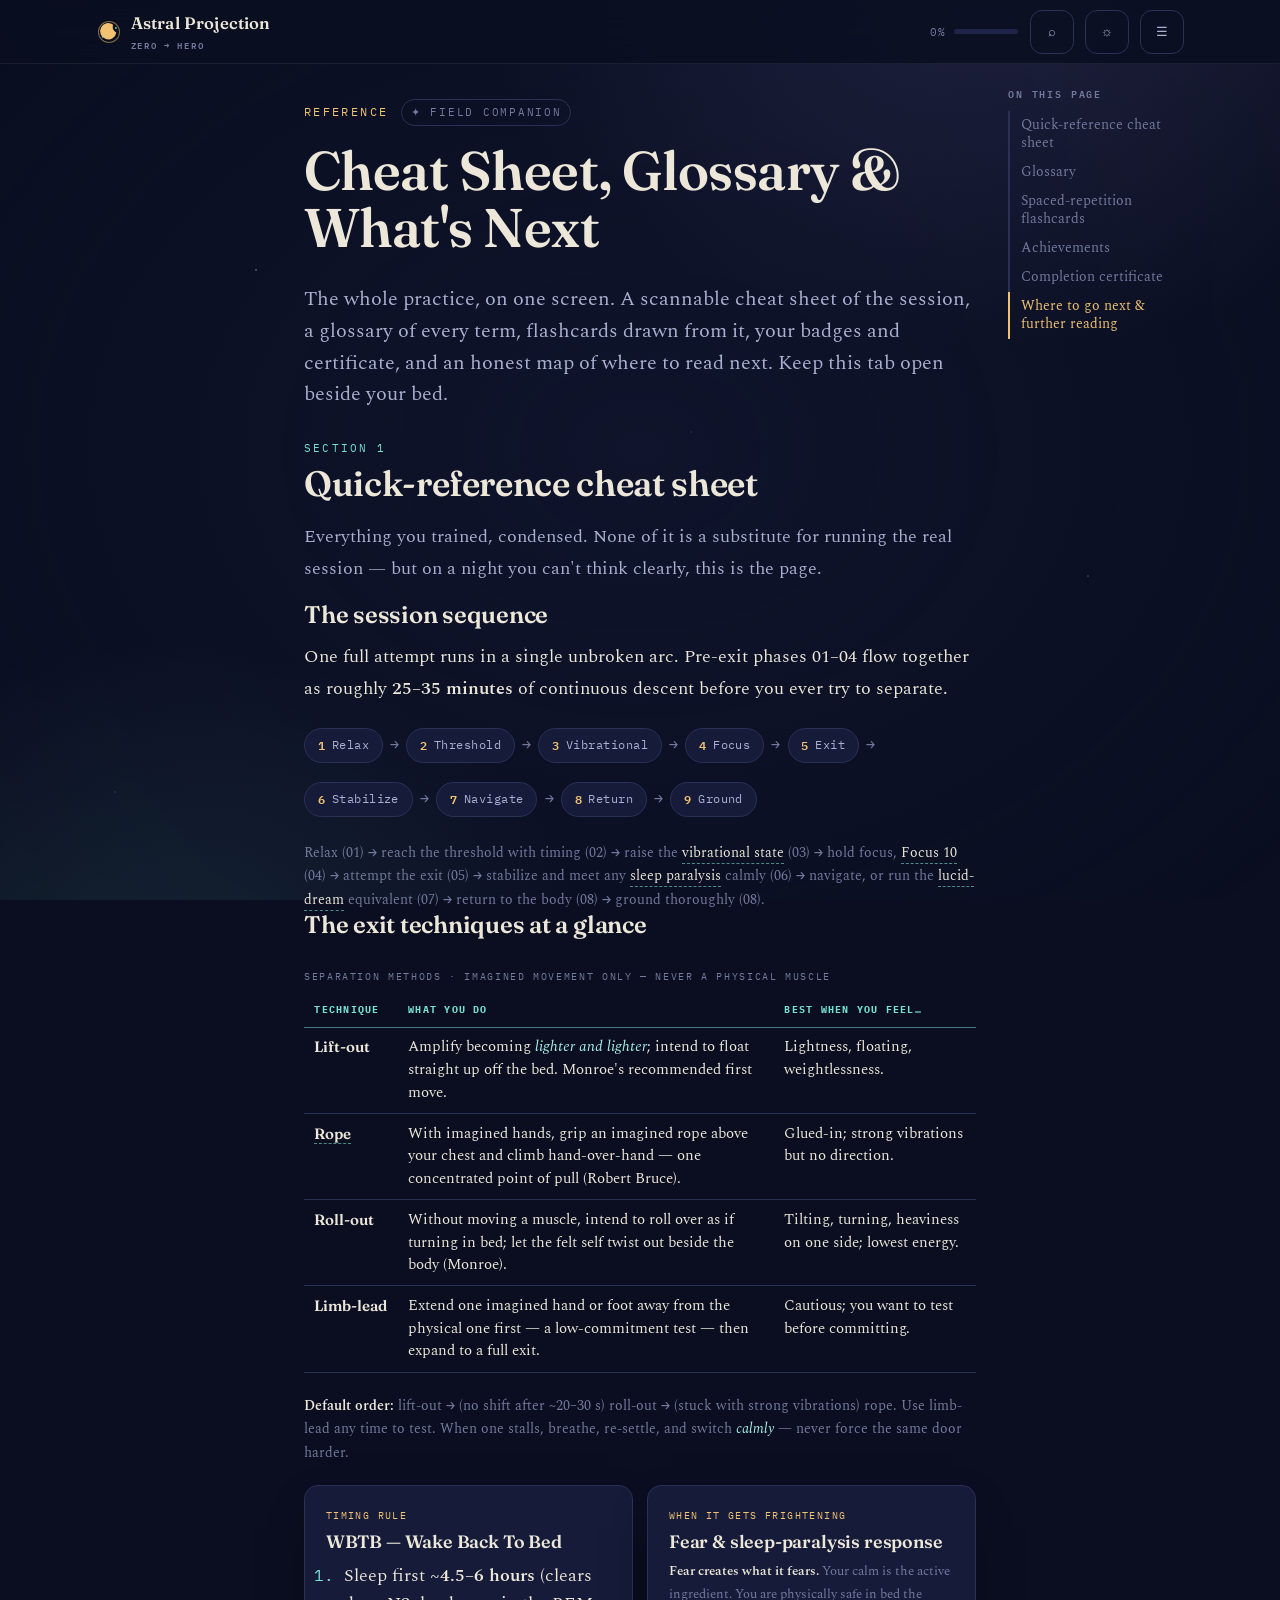
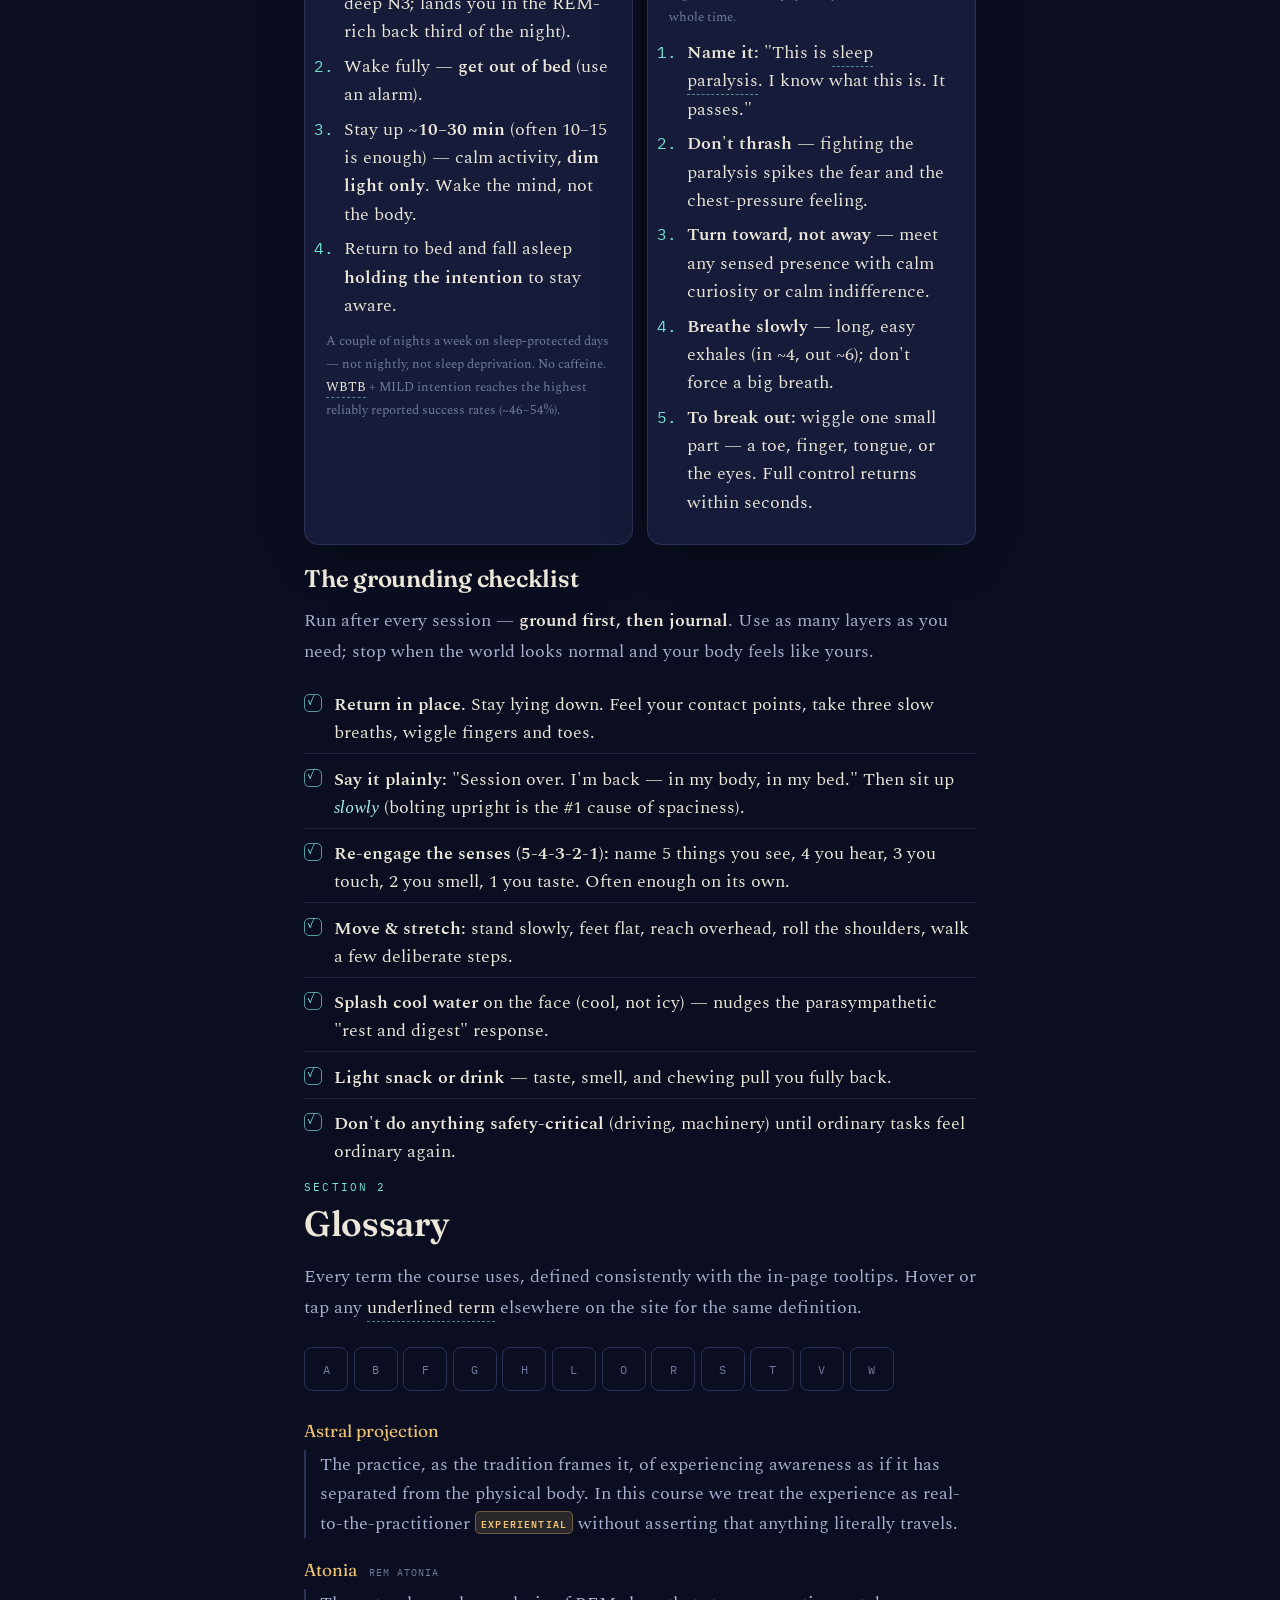
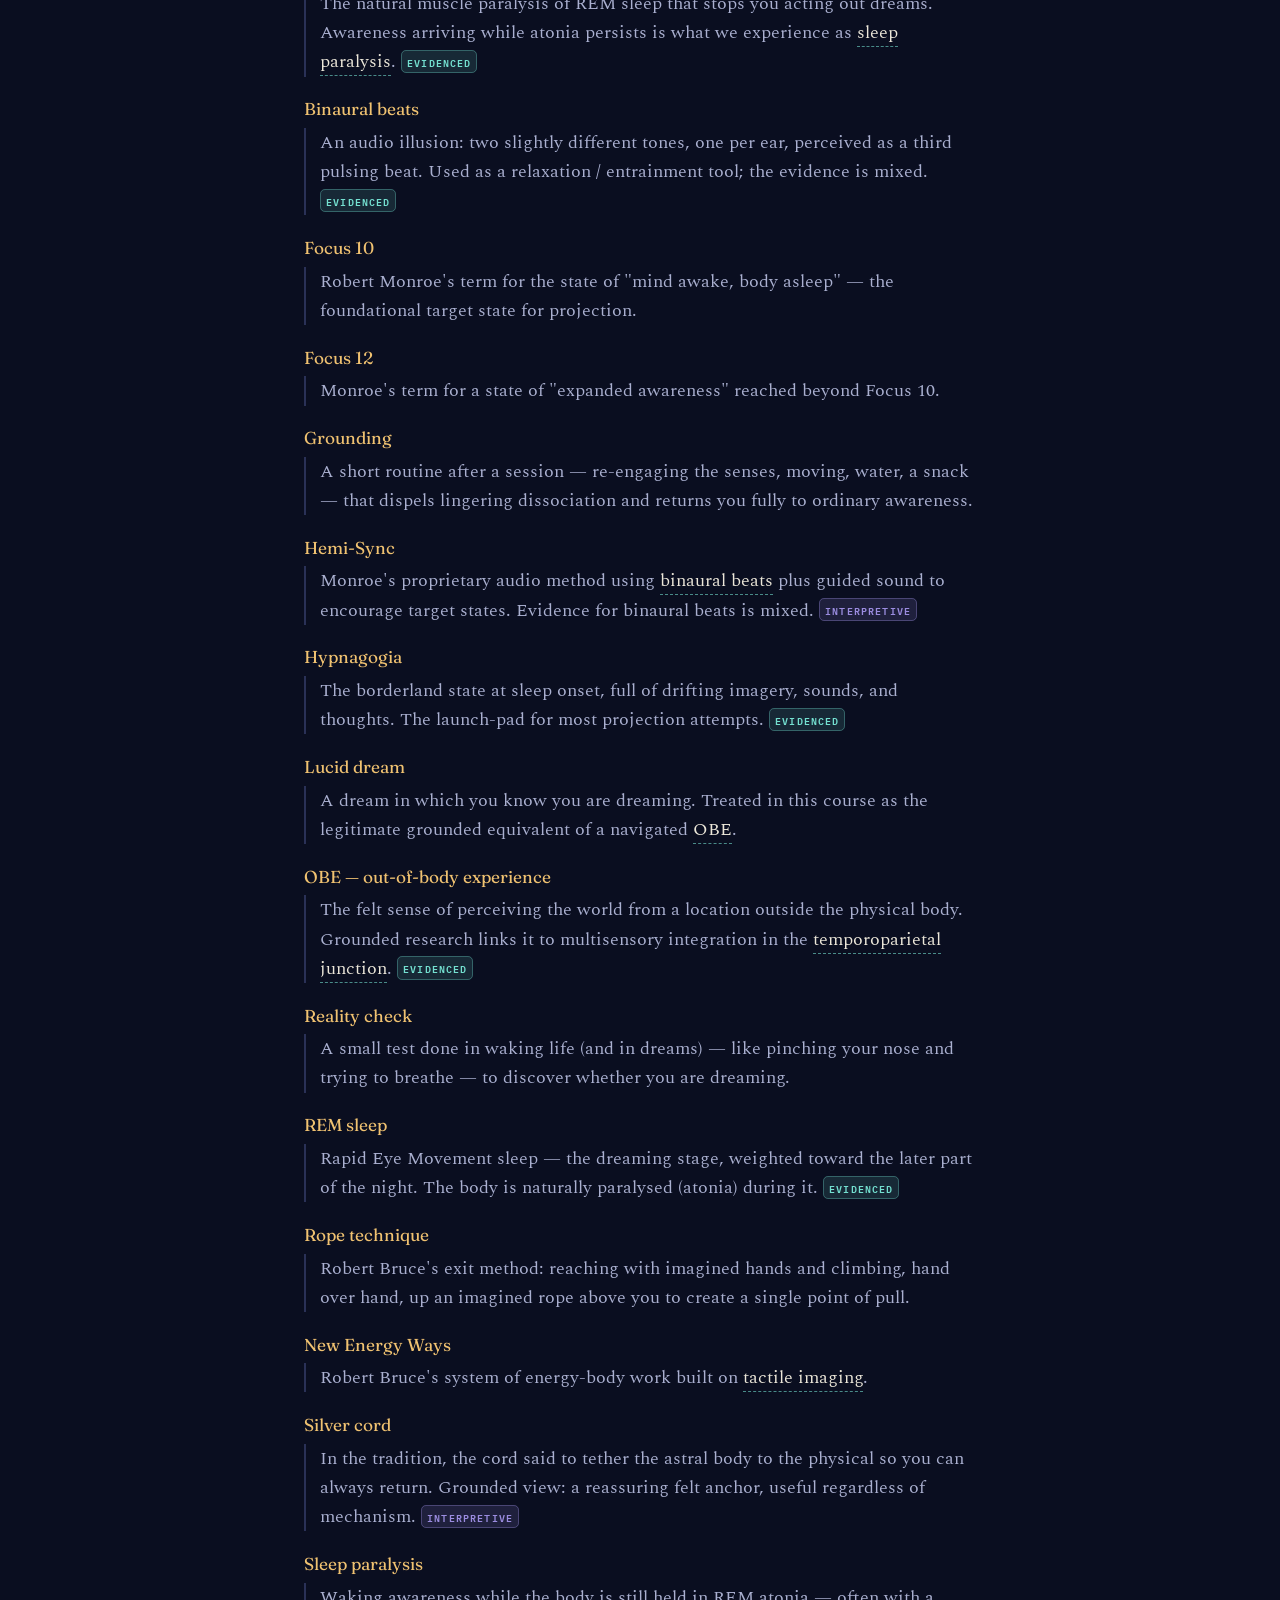
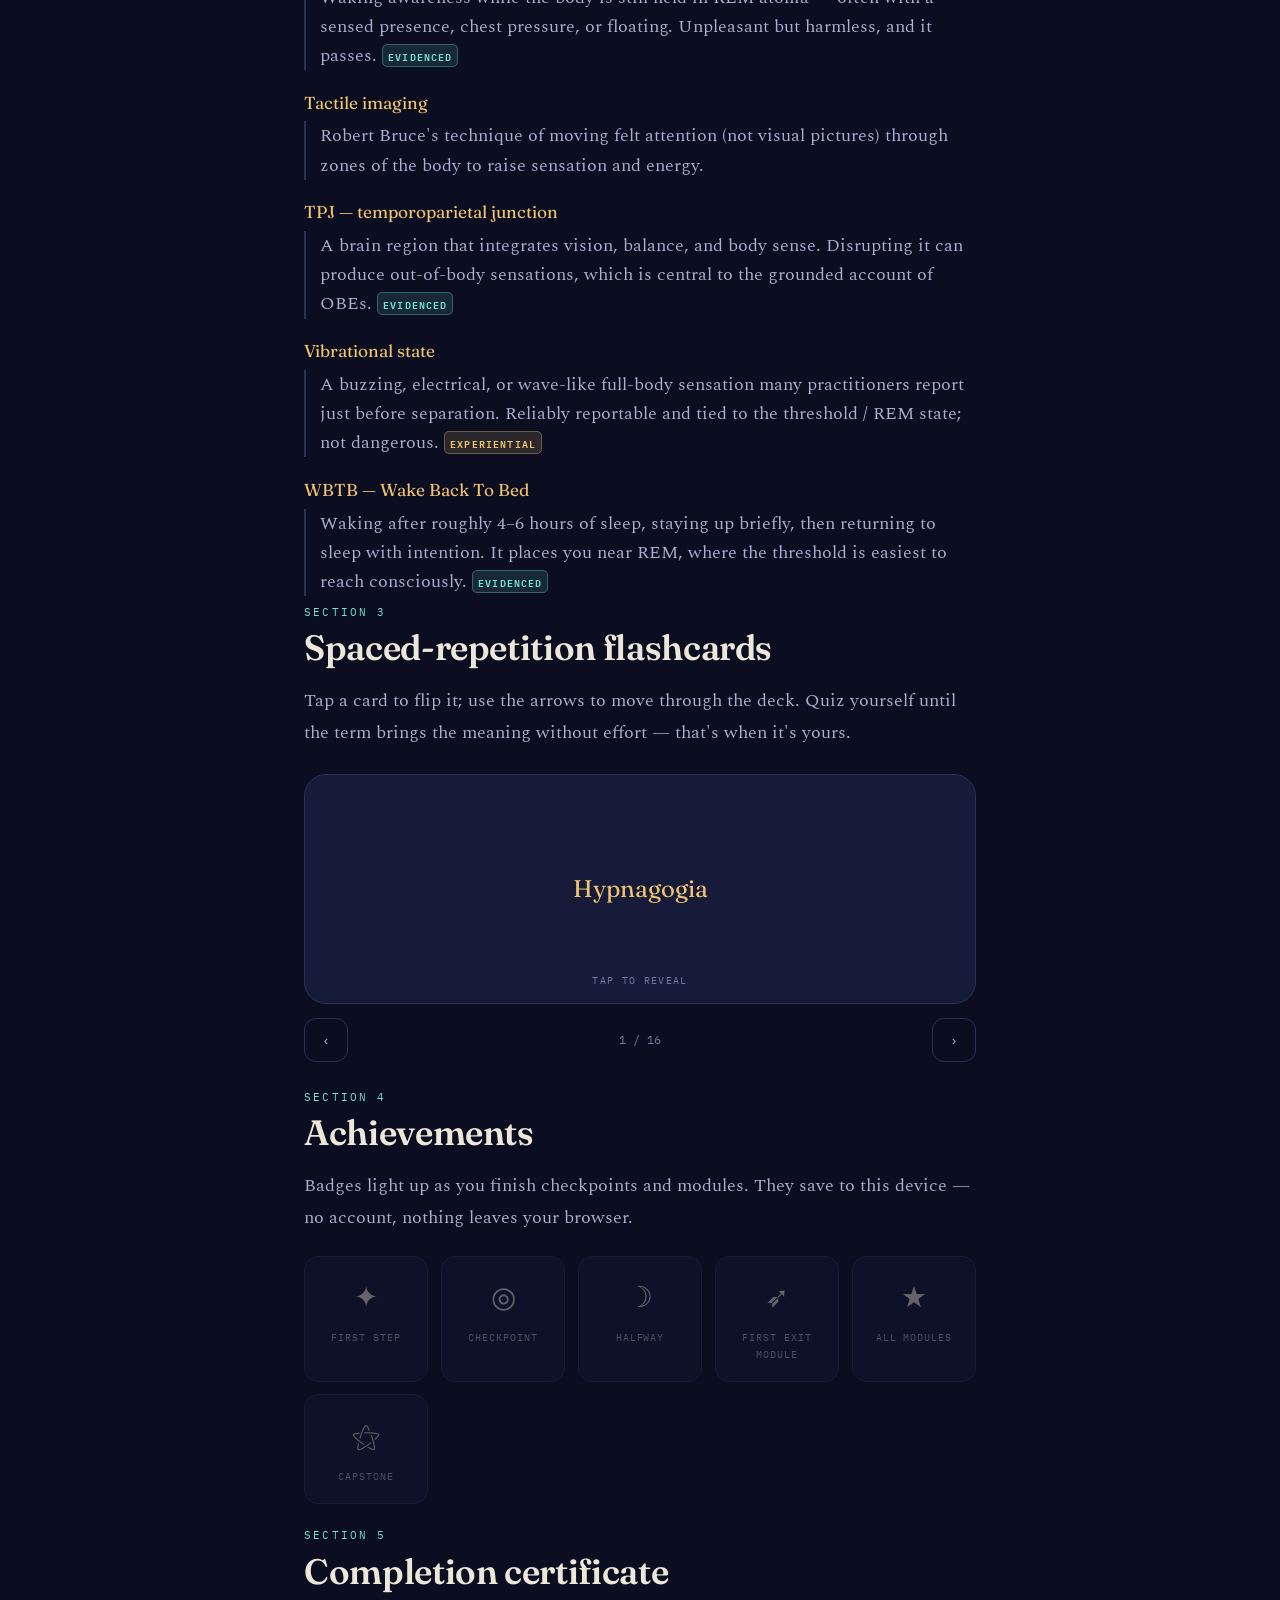
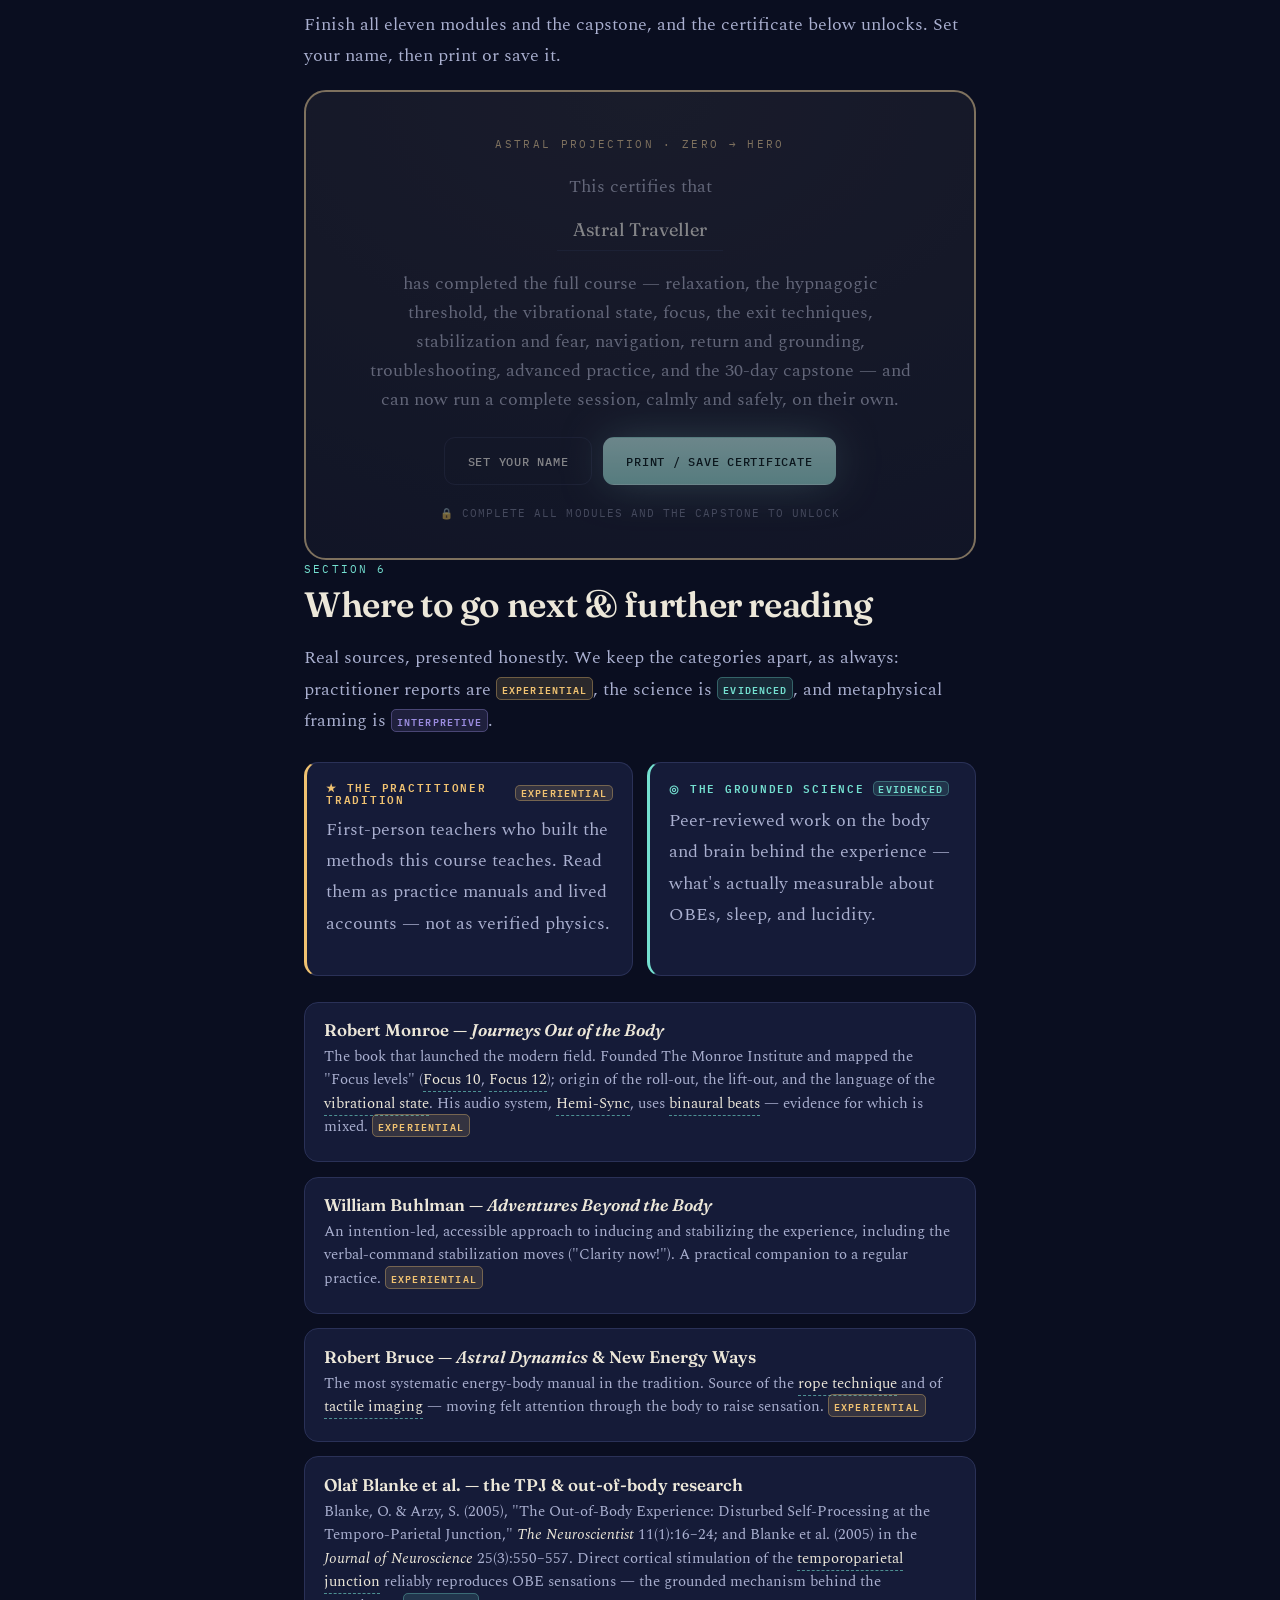
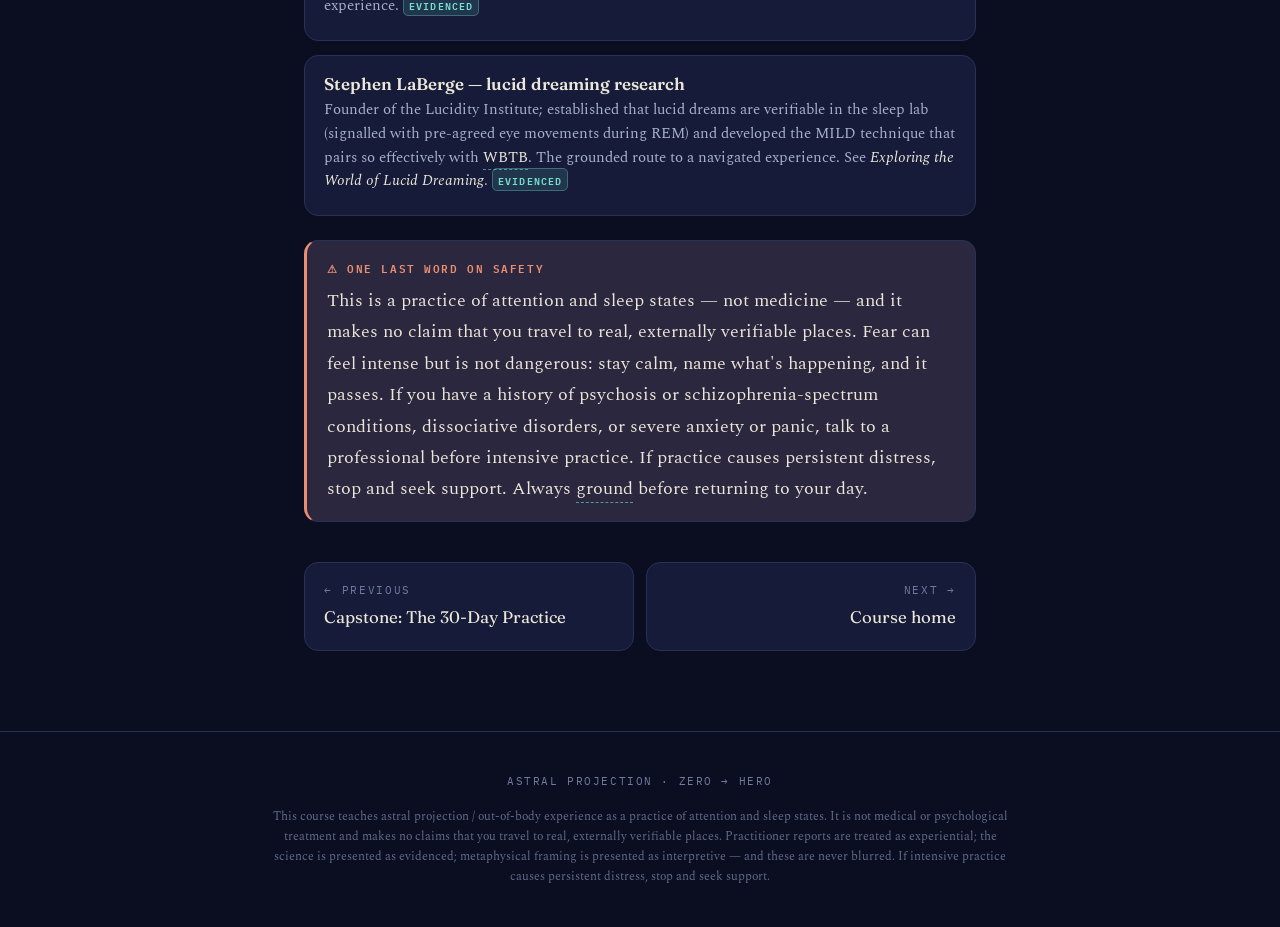
<file: docs/reference.html>
<!doctype html>
<html lang="en" data-theme="dark">
<head>
  <meta charset="utf-8">
  <meta name="viewport" content="width=device-width, initial-scale=1, viewport-fit=cover">
  <title>Reference · Cheat Sheet, Glossary & What's Next — Astral Projection</title>
  <meta name="description" content="The whole practice on one screen: a quick-reference cheat sheet, an alphabetical glossary, spaced-repetition flashcards, your achievements and certificate, and grounded further reading.">
  <link rel="preconnect" href="https://fonts.googleapis.com">
  <link rel="preconnect" href="https://fonts.gstatic.com" crossorigin>
  <link rel="stylesheet" href="assets/css/main.css">
  <link rel="icon" href="favicon.svg" type="image/svg+xml">
  <style>
    /* Reference-page-scoped additive styles (CSS vars only; mobile-first, no fixed widths) */
    .ref-table{width:100%;border-collapse:collapse;margin:1.1rem 0;font-size:.94rem}
    .ref-table caption{font-family:var(--font-mono);font-size:.64rem;letter-spacing:.16em;text-transform:uppercase;color:var(--text-faint);text-align:left;margin-bottom:.5rem}
    .ref-table th,.ref-table td{text-align:left;vertical-align:top;padding:.55rem .65rem;border-bottom:1px solid var(--border);line-height:1.5}
    .ref-table thead th{font-family:var(--font-mono);font-size:.64rem;letter-spacing:.12em;text-transform:uppercase;color:var(--accent-2);border-bottom:1px solid color-mix(in srgb,var(--accent-2) 40%,var(--border))}
    .ref-table tbody th{font-family:var(--font-display);font-weight:600;color:var(--text);white-space:nowrap}
    .ref-wrap{overflow-x:auto;-webkit-overflow-scrolling:touch}
    .seq{list-style:none;padding:0;margin:1.1rem 0;display:flex;flex-wrap:wrap;gap:.45rem;align-items:stretch}
    .seq li{display:flex;align-items:center;gap:.45rem}
    .seq .step{font-family:var(--font-mono);font-size:.74rem;letter-spacing:.04em;background:var(--surface);border:1px solid var(--border);border-radius:99px;padding:.4rem .8rem;color:var(--text-soft);min-height:34px;display:inline-flex;align-items:center}
    .seq .step b{color:var(--accent);font-weight:600;margin-right:.4rem;font-style:normal}
    .seq .arrow{color:var(--text-faint);font-size:.85rem}
    .ref-list{margin:.6rem 0 0;padding-left:1.15rem}
    .ref-list li{margin:.4rem 0;line-height:1.55}
    .checklist{list-style:none;padding:0;margin:.8rem 0 0}
    .checklist li{position:relative;padding:.35rem 0 .35rem 1.9rem;line-height:1.55;border-bottom:1px solid color-mix(in srgb,var(--border) 60%,transparent)}
    .checklist li:last-child{border-bottom:0}
    .checklist li::before{content:"";position:absolute;left:0;top:.55rem;width:18px;height:18px;border:1.5px solid color-mix(in srgb,var(--accent-2) 60%,var(--border));border-radius:5px}
    .checklist li::after{content:"✓";position:absolute;left:3px;top:.32rem;color:var(--accent-2);font-size:.82rem}
    .ref-grid{display:grid;gap:.9rem;margin:1.3rem 0}
    @media (min-width:680px){.ref-grid.two{grid-template-columns:1fr 1fr}}
    .ref-grid .card h3{margin:0 0 .5rem;font-family:var(--font-display);font-size:1.12rem}
    .ref-grid .card .mono-lead{font-family:var(--font-mono);font-size:.62rem;letter-spacing:.14em;text-transform:uppercase;color:var(--accent);display:block;margin-bottom:.5rem}
    .glossary-dl{margin:1.2rem 0 0}
    .glossary-dl dt{font-family:var(--font-display);font-size:1.08rem;color:var(--accent);margin:1.1rem 0 .25rem;scroll-margin-top:5.4rem}
    .glossary-dl dt .pron{font-family:var(--font-mono);font-size:.6rem;letter-spacing:.1em;color:var(--text-faint);text-transform:uppercase;margin-left:.5rem}
    .glossary-dl dd{margin:0 0 .4rem;color:var(--text-soft);line-height:1.6;border-left:2px solid var(--border);padding-left:.9rem}
    .gloss-jump{display:flex;flex-wrap:wrap;gap:.35rem;margin:1rem 0 0;list-style:none;padding:0}
    .gloss-jump a{font-family:var(--font-mono);font-size:.72rem;min-width:44px;min-height:44px;padding:.2rem;display:grid;place-items:center;border:1px solid var(--border);border-radius:8px;color:var(--text-faint);text-decoration:none;text-transform:uppercase}
    .gloss-jump a:hover{color:var(--accent);border-color:var(--accent)}
    .cert-actions{display:flex;flex-wrap:wrap;gap:.7rem;justify-content:center;margin-top:1.4rem}
    .cert-lock-note{display:block;font-family:var(--font-mono);font-size:.66rem;letter-spacing:.1em;text-transform:uppercase;color:var(--text-faint);margin-top:1.2rem}
    .ref-refs{margin:1.2rem 0 0;display:grid;gap:.9rem}
    .ref-refs .refcard{background:var(--surface);border:1px solid var(--border);border-radius:var(--radius);padding:1.1rem 1.2rem}
    .ref-refs .refcard h4{margin:0 0 .35rem;font-family:var(--font-display);font-size:1.06rem}
    .ref-refs .refcard p{margin:.3rem 0;color:var(--text-soft);line-height:1.55;font-size:.95rem}
    .ref-refs .refcard cite{color:var(--text);font-style:italic}
    @media print{.site-header,.navsheet,.searchbox,.toc,.module-nav,.site-footer,.skyfield,.skip-link{display:none!important}
      .certificate{page-break-inside:avoid}}
  </style>
</head>
<body data-module="reference">
  <div class="skyfield"></div>
  <a class="skip-link" href="#main">Skip to content</a>

  <header class="site-header"><div class="site-header__bar">
    <a class="brand" href="index.html" aria-label="Astral Projection — home">
      <span class="brand__mark" aria-hidden="true">
        <svg viewBox="0 0 32 32" fill="none"><circle cx="16" cy="16" r="13" stroke="var(--accent)" stroke-width="1.3" opacity=".5"/><path d="M21 7a10 10 0 1 0 4 9.5A8 8 0 0 1 21 7Z" fill="var(--accent)"/><circle cx="24.5" cy="11" r="1.1" fill="var(--accent-2)"/><circle cx="8" cy="22" r="1" fill="var(--accent-2)"/></svg>
      </span>
      <span>Astral Projection<small>Zero → Hero</small></span>
    </a>
    <span class="header-spring"></span>
    <span class="header-progress"><span class="label" data-mini-pct>0%</span>
      <span class="mini-track"><span class="mini-fill" data-mini-fill></span></span></span>
    <button class="icon-btn" data-search-open aria-label="Search the course">⌕</button>
    <button class="icon-btn" data-theme-toggle aria-label="Toggle light or dark theme"><span data-theme-icon>☼</span></button>
    <button class="icon-btn" data-nav-open aria-label="Open module menu">☰</button>
  </div></header>

  <!-- nav sheet -->
  <div class="navsheet" aria-hidden="true">
    <div class="navsheet__scrim" data-nav-close></div>
    <nav class="navsheet__panel" aria-label="Course modules">
      <div style="display:flex;justify-content:space-between;align-items:center">
        <h3 style="margin-top:0">Course map</h3>
        <button class="icon-btn" data-nav-close aria-label="Close menu">✕</button>
      </div>
      <a data-module="home" href="index.html"><span class="num"><span>◆</span></span> Course home</a>
      <h3>Start here</h3>
      <a data-module="00-orientation" href="00-orientation.html"><span class="num"><span>00</span></span> Orientation</a>
      <h3>Modules</h3>
      <a data-module="01-relaxation-and-body-awareness" href="01-relaxation-and-body-awareness.html"><span class="num"><span>01</span></span> Relaxation & Body Awareness</a>
      <a data-module="02-threshold-and-sleep-timing" href="02-threshold-and-sleep-timing.html"><span class="num"><span>02</span></span> The Threshold & Timing</a>
      <a data-module="03-energy-and-vibrational-state" href="03-energy-and-vibrational-state.html"><span class="num"><span>03</span></span> Energy & the Vibrational State</a>
      <a data-module="04-focus-and-quieting-the-mind" href="04-focus-and-quieting-the-mind.html"><span class="num"><span>04</span></span> Focus & Quieting the Mind</a>
      <a data-module="05-separation-and-exit-techniques" href="05-separation-and-exit-techniques.html"><span class="num"><span>05</span></span> The Exit Techniques</a>
      <a data-module="06-stabilizing-and-fear-management" href="06-stabilizing-and-fear-management.html"><span class="num"><span>06</span></span> Stabilization & Fear</a>
      <a data-module="07-navigation-and-the-environment" href="07-navigation-and-the-environment.html"><span class="num"><span>07</span></span> Navigation & the Environment</a>
      <a data-module="08-return-grounding-and-journaling" href="08-return-grounding-and-journaling.html"><span class="num"><span>08</span></span> Return, Grounding & Journaling</a>
      <a data-module="09-troubleshooting-and-reliable-practice" href="09-troubleshooting-and-reliable-practice.html"><span class="num"><span>09</span></span> Troubleshooting & Practice</a>
      <a data-module="10-advanced-practice-tradition-and-science" href="10-advanced-practice-tradition-and-science.html"><span class="num"><span>10</span></span> Advanced Practice & Science</a>
      <h3>Finish</h3>
      <a data-module="capstone" href="capstone.html"><span class="num"><span>★</span></span> Capstone: 30-Day Practice</a>
      <a data-module="reference" href="reference.html" aria-current="page"><span class="num"><span>✦</span></span> Reference & Flashcards</a>
    </nav>
  </div>

  <!-- search -->
  <div class="searchbox" role="dialog" aria-modal="true" aria-label="Search">
    <div class="search-panel">
      <input type="search" placeholder="Search modules…  (press / anywhere)" aria-label="Search modules">
      <div class="search-results"></div>
    </div>
  </div>

  <main id="main" class="wrap">
    <div class="layout">
      <article class="content">

        <header class="module-header">
          <div class="kicker">
            <span class="module-no">Reference</span>
            <span class="module-rung">✦ Field Companion</span>
          </div>
          <h1>Cheat Sheet, Glossary &amp; What's Next</h1>
          <p class="module-promise">The whole practice, on one screen. A scannable cheat sheet of the session, a glossary of every term, flashcards drawn from it, your badges and certificate, and an honest map of where to read next. Keep this tab open beside your bed.</p>
        </header>

        <!-- ============================================================= -->
        <!-- 1 · QUICK-REFERENCE CHEAT SHEET                                -->
        <!-- ============================================================= -->
        <section id="cheat-sheet">
          <p class="lesson-eyebrow">Section 1</p>
          <h2>Quick-reference cheat sheet</h2>
          <p class="muted">Everything you trained, condensed. None of it is a substitute for running the real session — but on a night you can't think clearly, this is the page.</p>

          <h3>The session sequence</h3>
          <p>One full attempt runs in a single unbroken arc. Pre-exit phases 01–04 flow together as roughly <strong>25–35 minutes</strong> of continuous descent before you ever try to separate.</p>
          <ol class="seq" aria-label="The full session sequence in order">
            <li><span class="step"><b>1</b> Relax</span><span class="arrow" aria-hidden="true">→</span></li>
            <li><span class="step"><b>2</b> Threshold</span><span class="arrow" aria-hidden="true">→</span></li>
            <li><span class="step"><b>3</b> Vibrational</span><span class="arrow" aria-hidden="true">→</span></li>
            <li><span class="step"><b>4</b> Focus</span><span class="arrow" aria-hidden="true">→</span></li>
            <li><span class="step"><b>5</b> Exit</span><span class="arrow" aria-hidden="true">→</span></li>
            <li><span class="step"><b>6</b> Stabilize</span><span class="arrow" aria-hidden="true">→</span></li>
            <li><span class="step"><b>7</b> Navigate</span><span class="arrow" aria-hidden="true">→</span></li>
            <li><span class="step"><b>8</b> Return</span><span class="arrow" aria-hidden="true">→</span></li>
            <li><span class="step"><b>9</b> Ground</span></li>
          </ol>
          <p class="faint" style="font-size:.86rem;margin:.2rem 0 0">Relax (01) → reach the threshold with timing (02) → raise the <span class="term" data-term="vibrational state">vibrational state</span> (03) → hold focus, <span class="term" data-term="focus 10">Focus&nbsp;10</span> (04) → attempt the exit (05) → stabilize and meet any <span class="term" data-term="sleep paralysis">sleep paralysis</span> calmly (06) → navigate, or run the <span class="term" data-term="lucid dream">lucid-dream</span> equivalent (07) → return to the body (08) → ground thoroughly (08).</p>

          <h3>The exit techniques at a glance</h3>
          <div class="ref-wrap">
            <table class="ref-table">
              <caption>Separation methods · imagined movement only — never a physical muscle</caption>
              <thead>
                <tr><th scope="col">Technique</th><th scope="col">What you do</th><th scope="col">Best when you feel…</th></tr>
              </thead>
              <tbody>
                <tr><th scope="row">Lift-out</th><td>Amplify becoming <em>lighter and lighter</em>; intend to float straight up off the bed. Monroe's recommended first move.</td><td>Lightness, floating, weightlessness.</td></tr>
                <tr><th scope="row"><span class="term" data-term="rope technique">Rope</span></th><td>With imagined hands, grip an imagined rope above your chest and climb hand-over-hand — one concentrated point of pull (Robert Bruce).</td><td>Glued-in; strong vibrations but no direction.</td></tr>
                <tr><th scope="row">Roll-out</th><td>Without moving a muscle, intend to roll over as if turning in bed; let the felt self twist out beside the body (Monroe).</td><td>Tilting, turning, heaviness on one side; lowest energy.</td></tr>
                <tr><th scope="row">Limb-lead</th><td>Extend one imagined hand or foot away from the physical one first — a low-commitment test — then expand to a full exit.</td><td>Cautious; you want to test before committing.</td></tr>
              </tbody>
            </table>
          </div>
          <p class="faint" style="font-size:.86rem;margin:.2rem 0 0"><strong>Default order:</strong> lift-out → (no shift after ~20–30&nbsp;s) roll-out → (stuck with strong vibrations) rope. Use limb-lead any time to test. When one stalls, breathe, re-settle, and switch <em>calmly</em> — never force the same door harder.</p>

          <div class="ref-grid two">
            <div class="card">
              <span class="mono-lead">Timing rule</span>
              <h3 style="margin-top:0">WBTB — Wake Back To Bed</h3>
              <ol class="ref-list">
                <li>Sleep first <strong>~4.5–6 hours</strong> (clears deep N3; lands you in the REM-rich back third of the night).</li>
                <li>Wake fully — <strong>get out of bed</strong> (use an alarm).</li>
                <li>Stay up <strong>~10–30 min</strong> (often 10–15 is enough) — calm activity, <strong>dim light only</strong>. Wake the mind, not the body.</li>
                <li>Return to bed and fall asleep <strong>holding the intention</strong> to stay aware.</li>
              </ol>
              <p class="faint" style="font-size:.84rem;margin:.6rem 0 0">A couple of nights a week on sleep-protected days — not nightly, not sleep deprivation. No caffeine. <span class="term" data-term="wbtb">WBTB</span> + MILD intention reaches the highest reliably reported success rates (~46–54%).</p>
            </div>
            <div class="card">
              <span class="mono-lead">When it gets frightening</span>
              <h3 style="margin-top:0">Fear &amp; sleep-paralysis response</h3>
              <p class="faint" style="font-size:.84rem;margin:0 0 .5rem"><strong>Fear creates what it fears.</strong> Your calm is the active ingredient. You are physically safe in bed the whole time.</p>
              <ol class="ref-list">
                <li><strong>Name it:</strong> "This is <span class="term" data-term="sleep paralysis">sleep paralysis</span>. I know what this is. It passes."</li>
                <li><strong>Don't thrash</strong> — fighting the paralysis spikes the fear and the chest-pressure feeling.</li>
                <li><strong>Turn toward, not away</strong> — meet any sensed presence with calm curiosity or calm indifference.</li>
                <li><strong>Breathe slowly</strong> — long, easy exhales (in ~4, out ~6); don't force a big breath.</li>
                <li><strong>To break out:</strong> wiggle one small part — a toe, finger, tongue, or the eyes. Full control returns within seconds.</li>
              </ol>
            </div>
          </div>

          <h3>The grounding checklist</h3>
          <p class="muted">Run after every session — <strong>ground first, then journal</strong>. Use as many layers as you need; stop when the world looks normal and your body feels like yours.</p>
          <ul class="checklist" aria-label="Grounding checklist">
            <li><strong>Return in place.</strong> Stay lying down. Feel your contact points, take three slow breaths, wiggle fingers and toes.</li>
            <li><strong>Say it plainly:</strong> "Session over. I'm back — in my body, in my bed." Then sit up <em>slowly</em> (bolting upright is the #1 cause of spaciness).</li>
            <li><strong>Re-engage the senses (5-4-3-2-1):</strong> name 5 things you see, 4 you hear, 3 you touch, 2 you smell, 1 you taste. Often enough on its own.</li>
            <li><strong>Move &amp; stretch:</strong> stand slowly, feet flat, reach overhead, roll the shoulders, walk a few deliberate steps.</li>
            <li><strong>Splash cool water</strong> on the face (cool, not icy) — nudges the parasympathetic "rest and digest" response.</li>
            <li><strong>Light snack or drink</strong> — taste, smell, and chewing pull you fully back.</li>
            <li><strong>Don't do anything safety-critical</strong> (driving, machinery) until ordinary tasks feel ordinary again.</li>
          </ul>
        </section>

        <!-- ============================================================= -->
        <!-- 2 · GLOSSARY                                                   -->
        <!-- ============================================================= -->
        <section id="glossary">
          <p class="lesson-eyebrow">Section 2</p>
          <h2>Glossary</h2>
          <p class="muted">Every term the course uses, defined consistently with the in-page tooltips. Hover or tap any <span class="term" data-term="hypnagogia">underlined term</span> elsewhere on the site for the same definition.</p>
          <ul class="gloss-jump" aria-label="Jump to glossary letter">
            <li><a href="#g-a">A</a></li><li><a href="#g-b">B</a></li><li><a href="#g-f">F</a></li>
            <li><a href="#g-g">G</a></li><li><a href="#g-h">H</a></li><li><a href="#g-l">L</a></li>
            <li><a href="#g-o">O</a></li><li><a href="#g-r">R</a></li><li><a href="#g-s">S</a></li>
            <li><a href="#g-t">T</a></li><li><a href="#g-v">V</a></li><li><a href="#g-w">W</a></li>
          </ul>

          <dl class="glossary-dl">
            <dt id="g-a">Astral projection</dt>
            <dd>The practice, as the tradition frames it, of experiencing awareness as if it has separated from the physical body. In this course we treat the experience as real-to-the-practitioner <span class="tag tag-experiential">experiential</span> without asserting that anything literally travels.</dd>

            <dt>Atonia <span class="pron">REM atonia</span></dt>
            <dd>The natural muscle paralysis of REM sleep that stops you acting out dreams. Awareness arriving while atonia persists is what we experience as <span class="term" data-term="sleep paralysis">sleep paralysis</span>. <span class="tag tag-evidenced">evidenced</span></dd>

            <dt id="g-b">Binaural beats</dt>
            <dd>An audio illusion: two slightly different tones, one per ear, perceived as a third pulsing beat. Used as a relaxation / entrainment tool; the evidence is mixed. <span class="tag tag-evidenced">evidenced</span></dd>

            <dt id="g-f">Focus 10</dt>
            <dd>Robert Monroe's term for the state of "mind awake, body asleep" — the foundational target state for projection.</dd>

            <dt>Focus 12</dt>
            <dd>Monroe's term for a state of "expanded awareness" reached beyond Focus&nbsp;10.</dd>

            <dt id="g-g">Grounding</dt>
            <dd>A short routine after a session — re-engaging the senses, moving, water, a snack — that dispels lingering dissociation and returns you fully to ordinary awareness.</dd>

            <dt id="g-h">Hemi-Sync</dt>
            <dd>Monroe's proprietary audio method using <span class="term" data-term="binaural beats">binaural beats</span> plus guided sound to encourage target states. Evidence for binaural beats is mixed. <span class="tag tag-interpretive">interpretive</span></dd>

            <dt>Hypnagogia</dt>
            <dd>The borderland state at sleep onset, full of drifting imagery, sounds, and thoughts. The launch-pad for most projection attempts. <span class="tag tag-evidenced">evidenced</span></dd>

            <dt id="g-l">Lucid dream</dt>
            <dd>A dream in which you know you are dreaming. Treated in this course as the legitimate grounded equivalent of a navigated <span class="term" data-term="obe">OBE</span>.</dd>

            <dt id="g-o">OBE — out-of-body experience</dt>
            <dd>The felt sense of perceiving the world from a location outside the physical body. Grounded research links it to multisensory integration in the <span class="term" data-term="tpj">temporoparietal junction</span>. <span class="tag tag-evidenced">evidenced</span></dd>

            <dt id="g-r">Reality check</dt>
            <dd>A small test done in waking life (and in dreams) — like pinching your nose and trying to breathe — to discover whether you are dreaming.</dd>

            <dt>REM sleep</dt>
            <dd>Rapid Eye Movement sleep — the dreaming stage, weighted toward the later part of the night. The body is naturally paralysed (atonia) during it. <span class="tag tag-evidenced">evidenced</span></dd>

            <dt>Rope technique</dt>
            <dd>Robert Bruce's exit method: reaching with imagined hands and climbing, hand over hand, up an imagined rope above you to create a single point of pull.</dd>

            <dt>New Energy Ways</dt>
            <dd>Robert Bruce's system of energy-body work built on <span class="term" data-term="tactile imaging">tactile imaging</span>.</dd>

            <dt id="g-s">Silver cord</dt>
            <dd>In the tradition, the cord said to tether the astral body to the physical so you can always return. Grounded view: a reassuring felt anchor, useful regardless of mechanism. <span class="tag tag-interpretive">interpretive</span></dd>

            <dt>Sleep paralysis</dt>
            <dd>Waking awareness while the body is still held in REM atonia — often with a sensed presence, chest pressure, or floating. Unpleasant but harmless, and it passes. <span class="tag tag-evidenced">evidenced</span></dd>

            <dt id="g-t">Tactile imaging</dt>
            <dd>Robert Bruce's technique of moving felt attention (not visual pictures) through zones of the body to raise sensation and energy.</dd>

            <dt>TPJ — temporoparietal junction</dt>
            <dd>A brain region that integrates vision, balance, and body sense. Disrupting it can produce out-of-body sensations, which is central to the grounded account of OBEs. <span class="tag tag-evidenced">evidenced</span></dd>

            <dt id="g-v">Vibrational state</dt>
            <dd>A buzzing, electrical, or wave-like full-body sensation many practitioners report just before separation. Reliably reportable and tied to the threshold / REM state; not dangerous. <span class="tag tag-experiential">experiential</span></dd>

            <dt id="g-w">WBTB — Wake Back To Bed</dt>
            <dd>Waking after roughly 4–6 hours of sleep, staying up briefly, then returning to sleep with intention. It places you near REM, where the threshold is easiest to reach consciously. <span class="tag tag-evidenced">evidenced</span></dd>
          </dl>
        </section>

        <!-- ============================================================= -->
        <!-- 3 · FLASHCARDS                                                 -->
        <!-- ============================================================= -->
        <section id="flashcards">
          <p class="lesson-eyebrow">Section 3</p>
          <h2>Spaced-repetition flashcards</h2>
          <p class="muted">Tap a card to flip it; use the arrows to move through the deck. Quiz yourself until the term brings the meaning without effort — that's when it's yours.</p>

          <div class="flashdeck" data-flashdeck aria-label="Spaced-repetition flashcards">
            <div class="flashcard"><div class="flashcard__inner">
              <div class="flashcard__face flashcard__front"><span class="term-word">Hypnagogia</span></div>
              <div class="flashcard__face flashcard__back"><span class="def">The borderland state at sleep onset — drifting imagery, sounds, and thoughts. The launch-pad for most projection attempts.</span></div>
            </div></div>
            <div class="flashcard"><div class="flashcard__inner">
              <div class="flashcard__face flashcard__front"><span class="term-word">WBTB</span></div>
              <div class="flashcard__face flashcard__back"><span class="def">Wake Back To Bed — sleep ~4.5–6 h, wake fully and stay up briefly in dim light, then return to sleep with the intention to stay aware. Places you near REM.</span></div>
            </div></div>
            <div class="flashcard"><div class="flashcard__inner">
              <div class="flashcard__face flashcard__front"><span class="term-word">REM atonia</span></div>
              <div class="flashcard__face flashcard__back"><span class="def">The natural muscle paralysis of REM sleep that stops you acting out dreams. Awareness arriving while it persists is sleep paralysis.</span></div>
            </div></div>
            <div class="flashcard"><div class="flashcard__inner">
              <div class="flashcard__face flashcard__front"><span class="term-word">Sleep paralysis</span></div>
              <div class="flashcard__face flashcard__back"><span class="def">Waking awareness while the body is still held in REM atonia — often a sensed presence, chest pressure, or floating. Unpleasant but harmless, and it passes.</span></div>
            </div></div>
            <div class="flashcard"><div class="flashcard__inner">
              <div class="flashcard__face flashcard__front"><span class="term-word">Vibrational state</span></div>
              <div class="flashcard__face flashcard__back"><span class="def">A buzzing, electrical, wave-like full-body sensation many practitioners report just before separation. Tied to the threshold / REM state; not dangerous.</span></div>
            </div></div>
            <div class="flashcard"><div class="flashcard__inner">
              <div class="flashcard__face flashcard__front"><span class="term-word">Focus 10</span></div>
              <div class="flashcard__face flashcard__back"><span class="def">Robert Monroe's term for "mind awake, body asleep" — the foundational target state for projection.</span></div>
            </div></div>
            <div class="flashcard"><div class="flashcard__inner">
              <div class="flashcard__face flashcard__front"><span class="term-word">Focus 12</span></div>
              <div class="flashcard__face flashcard__back"><span class="def">Monroe's term for a state of "expanded awareness" reached beyond Focus 10.</span></div>
            </div></div>
            <div class="flashcard"><div class="flashcard__inner">
              <div class="flashcard__face flashcard__front"><span class="term-word">Tactile imaging</span></div>
              <div class="flashcard__face flashcard__back"><span class="def">Robert Bruce's technique of moving felt attention (not visual pictures) through zones of the body to raise sensation and energy.</span></div>
            </div></div>
            <div class="flashcard"><div class="flashcard__inner">
              <div class="flashcard__face flashcard__front"><span class="term-word">Rope technique</span></div>
              <div class="flashcard__face flashcard__back"><span class="def">Robert Bruce's exit method: reach with imagined hands and climb, hand over hand, up an imagined rope above you to create a single point of pull.</span></div>
            </div></div>
            <div class="flashcard"><div class="flashcard__inner">
              <div class="flashcard__face flashcard__front"><span class="term-word">Silver cord</span></div>
              <div class="flashcard__face flashcard__back"><span class="def">In the tradition, the cord said to tether the astral body to the physical. Grounded view: a reassuring felt anchor, useful regardless of mechanism.</span></div>
            </div></div>
            <div class="flashcard"><div class="flashcard__inner">
              <div class="flashcard__face flashcard__front"><span class="term-word">TPJ</span></div>
              <div class="flashcard__face flashcard__back"><span class="def">Temporoparietal junction — a brain region integrating vision, balance, and body sense. Disrupting it can produce out-of-body sensations; central to the grounded account of OBEs.</span></div>
            </div></div>
            <div class="flashcard"><div class="flashcard__inner">
              <div class="flashcard__face flashcard__front"><span class="term-word">Hemi-Sync</span></div>
              <div class="flashcard__face flashcard__back"><span class="def">Monroe's proprietary audio method using binaural beats plus guided sound to encourage target states. Evidence for binaural beats is mixed.</span></div>
            </div></div>
            <div class="flashcard"><div class="flashcard__inner">
              <div class="flashcard__face flashcard__front"><span class="term-word">Lucid dream</span></div>
              <div class="flashcard__face flashcard__back"><span class="def">A dream in which you know you are dreaming. Treated here as the legitimate grounded equivalent of a navigated OBE.</span></div>
            </div></div>
            <div class="flashcard"><div class="flashcard__inner">
              <div class="flashcard__face flashcard__front"><span class="term-word">Reality check</span></div>
              <div class="flashcard__face flashcard__back"><span class="def">A small test done in waking life and in dreams — like pinching your nose and trying to breathe — to discover whether you are dreaming.</span></div>
            </div></div>
            <div class="flashcard"><div class="flashcard__inner">
              <div class="flashcard__face flashcard__front"><span class="term-word">Grounding</span></div>
              <div class="flashcard__face flashcard__back"><span class="def">A short routine after a session — re-engaging the senses, moving, water, a snack — that dispels lingering dissociation and returns you fully to ordinary awareness.</span></div>
            </div></div>
            <div class="flashcard"><div class="flashcard__inner">
              <div class="flashcard__face flashcard__front"><span class="term-word">OBE</span></div>
              <div class="flashcard__face flashcard__back"><span class="def">Out-of-body experience — the felt sense of perceiving the world from a location outside the physical body. Grounded research links it to multisensory integration in the TPJ.</span></div>
            </div></div>
          </div>
        </section>

        <!-- ============================================================= -->
        <!-- 4 · ACHIEVEMENTS                                               -->
        <!-- ============================================================= -->
        <section id="achievements">
          <p class="lesson-eyebrow">Section 4</p>
          <h2>Achievements</h2>
          <p class="muted">Badges light up as you finish checkpoints and modules. They save to this device — no account, nothing leaves your browser.</p>
          <div class="badge-grid" data-badge-grid role="list" aria-label="Course badges"></div>
        </section>

        <!-- ============================================================= -->
        <!-- 5 · COMPLETION CERTIFICATE                                     -->
        <!-- ============================================================= -->
        <section id="certificate">
          <p class="lesson-eyebrow">Section 5</p>
          <h2>Completion certificate</h2>
          <p class="muted">Finish all eleven modules and the capstone, and the certificate below unlocks. Set your name, then print or save it.</p>

          <div class="certificate" data-certificate>
            <span class="cert-eyebrow">Astral Projection · Zero → Hero</span>
            <p style="margin:.8rem 0 .2rem;font-family:var(--font-body);color:var(--text-soft)">This certifies that</p>
            <span class="cert-name" data-cert-name>Astral Traveller</span>
            <p style="margin:.6rem auto 0;max-width:34rem;color:var(--text-soft);line-height:1.6">has completed the full course — relaxation, the hypnagogic threshold, the vibrational state, focus, the exit techniques, stabilization and fear, navigation, return and grounding, troubleshooting, advanced practice, and the 30-day capstone — and can now run a complete session, calmly and safely, on their own.</p>
            <div class="cert-actions">
              <button class="btn btn-ghost" type="button" data-cert-edit>Set your name</button>
              <button class="btn btn-cyan" type="button" data-cert-print>Print / save certificate</button>
            </div>
            <span class="cert-lock-note" data-cert-lock><span aria-hidden="true">🔒</span> Complete all modules and the capstone to unlock</span>
          </div>
        </section>

        <!-- ============================================================= -->
        <!-- 6 · WHERE TO GO NEXT / FURTHER READING                         -->
        <!-- ============================================================= -->
        <section id="further-reading">
          <p class="lesson-eyebrow">Section 6</p>
          <h2>Where to go next &amp; further reading</h2>
          <p class="muted">Real sources, presented honestly. We keep the categories apart, as always: practitioner reports are <span class="tag tag-experiential">experiential</span>, the science is <span class="tag tag-evidenced">evidenced</span>, and metaphysical framing is <span class="tag tag-interpretive">interpretive</span>.</p>

          <div class="lenses">
            <div class="lens lens-tradition">
              <h4>★ The practitioner tradition <span class="tag tag-experiential">experiential</span></h4>
              <p class="muted">First-person teachers who built the methods this course teaches. Read them as practice manuals and lived accounts — not as verified physics.</p>
            </div>
            <div class="lens lens-grounded">
              <h4>◎ The grounded science <span class="tag tag-evidenced">evidenced</span></h4>
              <p class="muted">Peer-reviewed work on the body and brain behind the experience — what's actually measurable about OBEs, sleep, and lucidity.</p>
            </div>
          </div>

          <div class="ref-refs">
            <div class="refcard">
              <h4>Robert Monroe — <cite>Journeys Out of the Body</cite></h4>
              <p>The book that launched the modern field. Founded The Monroe Institute and mapped the "Focus levels" (<span class="term" data-term="focus 10">Focus&nbsp;10</span>, <span class="term" data-term="focus 12">Focus&nbsp;12</span>); origin of the roll-out, the lift-out, and the language of the <span class="term" data-term="vibrational state">vibrational state</span>. His audio system, <span class="term" data-term="hemi-sync">Hemi-Sync</span>, uses <span class="term" data-term="binaural beats">binaural beats</span> — evidence for which is mixed. <span class="tag tag-experiential">experiential</span></p>
            </div>
            <div class="refcard">
              <h4>William Buhlman — <cite>Adventures Beyond the Body</cite></h4>
              <p>An intention-led, accessible approach to inducing and stabilizing the experience, including the verbal-command stabilization moves ("Clarity now!"). A practical companion to a regular practice. <span class="tag tag-experiential">experiential</span></p>
            </div>
            <div class="refcard">
              <h4>Robert Bruce — <cite>Astral Dynamics</cite> &amp; New Energy Ways</h4>
              <p>The most systematic energy-body manual in the tradition. Source of the <span class="term" data-term="rope technique">rope technique</span> and of <span class="term" data-term="tactile imaging">tactile imaging</span> — moving felt attention through the body to raise sensation. <span class="tag tag-experiential">experiential</span></p>
            </div>
            <div class="refcard">
              <h4>Olaf Blanke et&nbsp;al. — the TPJ &amp; out-of-body research</h4>
              <p>Blanke, O. &amp; Arzy, S. (2005), "The Out-of-Body Experience: Disturbed Self-Processing at the Temporo-Parietal Junction," <cite>The Neuroscientist</cite> 11(1):16–24; and Blanke et&nbsp;al. (2005) in the <cite>Journal of Neuroscience</cite> 25(3):550–557. Direct cortical stimulation of the <span class="term" data-term="tpj">temporoparietal junction</span> reliably reproduces OBE sensations — the grounded mechanism behind the experience. <span class="tag tag-evidenced">evidenced</span></p>
            </div>
            <div class="refcard">
              <h4>Stephen LaBerge — lucid dreaming research</h4>
              <p>Founder of the Lucidity Institute; established that lucid dreams are verifiable in the sleep lab (signalled with pre-agreed eye movements during REM) and developed the MILD technique that pairs so effectively with <span class="term" data-term="wbtb">WBTB</span>. The grounded route to a navigated experience. See <cite>Exploring the World of Lucid Dreaming</cite>. <span class="tag tag-evidenced">evidenced</span></p>
            </div>
          </div>

          <div class="callout callout-safety">
            <p class="callout-title">⚠ One last word on safety</p>
            <p style="margin:0">This is a practice of attention and sleep states — not medicine — and it makes no claim that you travel to real, externally verifiable places. Fear can feel intense but is not dangerous: stay calm, name what's happening, and it passes. If you have a history of psychosis or schizophrenia-spectrum conditions, dissociative disorders, or severe anxiety or panic, talk to a professional before intensive practice. If practice causes persistent distress, stop and seek support. Always <span class="term" data-term="grounding">ground</span> before returning to your day.</p>
          </div>
        </section>

        <nav class="module-nav" aria-label="Module navigation">
          <a class="prev" href="capstone.html"><span class="dir">← Previous</span><span class="ttl">Capstone: The 30-Day Practice</span></a>
          <a class="next" href="index.html"><span class="dir">Next →</span><span class="ttl">Course home</span></a>
        </nav>

      </article>

      <nav class="toc" data-toc aria-label="On this page"><h4>On this page</h4><div data-toc-list></div></nav>
    </div>
  </main>

  <footer class="site-footer">
    <p class="mono" style="letter-spacing:.14em;text-transform:uppercase;font-size:.7rem">Astral Projection · Zero → Hero</p>
    <p class="foot-disc">This course teaches astral projection / out-of-body experience as a practice of attention and sleep states. It is not medical or psychological treatment and makes no claims that you travel to real, externally verifiable places. Practitioner reports are treated as experiential; the science is presented as evidenced; metaphysical framing is presented as interpretive — and these are never blurred. If intensive practice causes persistent distress, stop and seek support.</p>
  </footer>

  <script src="assets/js/main.js"></script>
</body>
</html>
</file>
<file: docs/assets/css/main.css>
/* ============================================================================
   ASTRAL PROJECTION — "The Threshold" design system
   Nocturnal field guide. Mobile-first. Dark default + parchment "daybook" light.
   Type thesis: Fraunces (mystic serif) × IBM Plex Mono (clinical readout)
   ============================================================================ */

@import url('https://fonts.googleapis.com/css2?family=Fraunces:opsz,wght@9..144,400;9..144,500;9..144,600;9..144,700&family=Spectral:ital,wght@0,400;0,500;0,600;1,400&family=IBM+Plex+Mono:wght@400;500;600&display=swap');

/* ----- Tokens -------------------------------------------------------------- */
:root {
  /* nocturnal (default) */
  --bg:#0A0E20;
  --bg-raised:#0E1430;
  --surface:#151B38;
  --surface-2:#1E2549;
  --border:#2A3157;
  --border-soft:rgba(255,255,255,.07);
  --text:#ECE7D9;
  --text-soft:#AAB0D0;
  --text-faint:#737A9E;
  --accent:#F0C271;          /* phosphene gold */
  --accent-strong:#F6D596;
  --accent-2:#74E0D0;        /* vibrational cyan */
  --accent-2-strong:#A6F0E5;
  --accent-3:#9B8CE0;        /* deep-state violet */
  --danger:#EC8E72;          /* safety coral */
  --good:#8FD6A0;
  --shadow:0 18px 50px -24px rgba(0,0,0,.85);
  --shadow-lift:0 24px 60px -20px rgba(0,0,0,.9);
  --glow-gold:0 0 40px -6px rgba(240,194,113,.45);
  --glow-cyan:0 0 44px -6px rgba(116,224,208,.5);

  --font-display:"Fraunces",Georgia,"Times New Roman",serif;
  --font-body:"Spectral",Georgia,serif;
  --font-mono:"IBM Plex Mono",ui-monospace,SFMono-Regular,Menlo,monospace;

  --maxw:72rem;
  --readw:42rem;
  --radius:14px;
  --radius-sm:9px;
  --radius-lg:22px;
  --gap:clamp(1rem,4vw,1.6rem);
  --pad-x:clamp(1.1rem,5vw,2rem);

  --safe-t:env(safe-area-inset-top,0px);
  --safe-b:env(safe-area-inset-bottom,0px);
  --safe-l:env(safe-area-inset-left,0px);
  --safe-r:env(safe-area-inset-right,0px);

  --ease:cubic-bezier(.4,.1,.2,1);
}

[data-theme="light"] {
  /* parchment "daybook" */
  --bg:#E8E1D0;
  --bg-raised:#F1EBDC;
  --surface:#F6F1E4;
  --surface-2:#ECE4D2;
  --border:#D3C9B0;
  --border-soft:rgba(28,33,56,.1);
  --text:#1C2138;
  --text-soft:#4A4F6C;
  --text-faint:#7C7F93;
  --accent:#A8702A;          /* bronze */
  --accent-strong:#855420;
  --accent-2:#1A8576;        /* deep teal */
  --accent-2-strong:#0F6557;
  --accent-3:#6353B8;
  --danger:#B14B33;
  --good:#3C8557;
  --shadow:0 16px 40px -26px rgba(40,33,15,.5);
  --shadow-lift:0 22px 50px -22px rgba(40,33,15,.55);
  --glow-gold:0 0 0 0 transparent;
  --glow-cyan:0 0 0 0 transparent;
}

*,*::before,*::after{box-sizing:border-box}
html{-webkit-text-size-adjust:100%;scroll-behavior:smooth;overflow-x:clip}
@media (prefers-reduced-motion:reduce){html{scroll-behavior:auto}}

body{
  margin:0;
  font-family:var(--font-body);
  font-size:clamp(1.02rem,.97rem + .35vw,1.14rem);
  line-height:1.72;
  color:var(--text);
  background:var(--bg);
  -webkit-font-smoothing:antialiased;
  text-rendering:optimizeLegibility;
  padding-left:var(--safe-l);
  padding-right:var(--safe-r);
}

/* Ambient phosphene field (the dark behind the eyelids) */
.skyfield{position:fixed;inset:0;z-index:-2;background:
  radial-gradient(900px 700px at 78% -8%, rgba(155,140,224,.16), transparent 60%),
  radial-gradient(800px 600px at 12% 108%, rgba(116,224,208,.10), transparent 55%),
  radial-gradient(1200px 900px at 50% 50%, rgba(20,27,56,.5), transparent 70%);
}
[data-theme="light"] .skyfield{background:
  radial-gradient(900px 700px at 80% -10%, rgba(99,83,184,.10), transparent 60%),
  radial-gradient(800px 600px at 10% 110%, rgba(26,133,118,.08), transparent 55%);}
.skyfield::after{content:"";position:absolute;inset:0;
  background-image:
    radial-gradient(1.5px 1.5px at 20% 30%, rgba(236,231,217,.8), transparent),
    radial-gradient(1.5px 1.5px at 67% 18%, rgba(240,194,113,.7), transparent),
    radial-gradient(1px 1px at 41% 72%, rgba(236,231,217,.6), transparent),
    radial-gradient(1.5px 1.5px at 85% 64%, rgba(116,224,208,.6), transparent),
    radial-gradient(1px 1px at 9% 88%, rgba(236,231,217,.5), transparent),
    radial-gradient(1px 1px at 54% 48%, rgba(236,231,217,.45), transparent);
  opacity:.6;animation:drift 26s ease-in-out infinite alternate;}
[data-theme="light"] .skyfield::after{opacity:.18}
@keyframes drift{from{transform:translateY(0)}to{transform:translateY(-16px)}}
@media (prefers-reduced-motion:reduce){.skyfield::after{animation:none}}

/* ----- Layout primitives --------------------------------------------------- */
.wrap{width:100%;max-width:var(--maxw);margin-inline:auto;padding-inline:var(--pad-x)}
.stack>*+*{margin-top:1.1em}
.spacer{height:clamp(2.5rem,8vw,5rem)}
section{scroll-margin-top:5.5rem}

/* ----- Header / nav -------------------------------------------------------- */
.site-header{position:sticky;top:0;z-index:50;
  padding-top:var(--safe-t);
  background:color-mix(in srgb,var(--bg) 86%,transparent);
  backdrop-filter:blur(14px) saturate(1.2);
  -webkit-backdrop-filter:blur(14px) saturate(1.2);
  border-bottom:1px solid var(--border-soft);}
.site-header__bar{display:flex;align-items:center;gap:.7rem;
  max-width:var(--maxw);margin-inline:auto;padding:.55rem var(--pad-x);min-height:54px}
.brand{display:flex;align-items:center;gap:.55rem;font-family:var(--font-display);
  font-weight:600;font-size:1.04rem;color:var(--text);text-decoration:none;letter-spacing:.01em;white-space:nowrap}
.brand__mark{width:26px;height:26px;flex:none;display:grid;place-items:center}
.brand__mark svg{width:100%;height:100%}
.brand small{font-family:var(--font-mono);font-size:.58rem;letter-spacing:.18em;
  text-transform:uppercase;color:var(--text-faint);display:block;margin-top:1px}
.header-spring{flex:1 1 auto}
.icon-btn{appearance:none;background:transparent;border:1px solid var(--border);
  color:var(--text-soft);width:44px;height:44px;border-radius:12px;display:grid;place-items:center;
  cursor:pointer;transition:.18s var(--ease);flex:none}
.icon-btn:hover{color:var(--accent);border-color:var(--accent)}
.icon-btn svg{width:19px;height:19px}
.header-progress{display:flex;align-items:center;gap:.5rem;font-family:var(--font-mono);
  font-size:.66rem;letter-spacing:.1em;color:var(--text-faint);text-transform:uppercase}
.header-progress .mini-track{width:64px;height:5px;border-radius:99px;background:var(--surface-2);overflow:hidden}
.header-progress .mini-fill{height:100%;width:0;border-radius:99px;
  background:linear-gradient(90deg,var(--accent),var(--accent-2));transition:width .6s var(--ease)}
@media (max-width:560px){.header-progress{display:none}}
.brand{min-width:0}
@media (max-width:420px){.brand small{display:none}.site-header__bar{gap:.45rem}}

/* Slide-out module menu */
.navsheet{position:fixed;inset:0;z-index:60;visibility:hidden;pointer-events:none;overflow:hidden}
.navsheet[data-open]{visibility:visible;pointer-events:auto}
.navsheet__scrim{position:absolute;inset:0;background:rgba(5,7,18,.6);opacity:0;transition:.25s var(--ease)}
.navsheet[data-open] .navsheet__scrim{opacity:1}
.navsheet__panel{position:absolute;top:0;right:0;height:100%;width:min(90vw,360px);
  background:var(--bg-raised);border-left:1px solid var(--border);
  padding:calc(var(--safe-t) + 1.2rem) 1.3rem calc(var(--safe-b) + 1.2rem);
  overflow-y:auto;transform:translateX(100%);transition:transform .28s var(--ease);box-shadow:var(--shadow-lift)}
.navsheet[data-open] .navsheet__panel{transform:translateX(0)}
.navsheet h3{font-family:var(--font-mono);font-size:.64rem;letter-spacing:.2em;text-transform:uppercase;
  color:var(--text-faint);margin:1.4rem 0 .6rem}
.navsheet h3:first-of-type{margin-top:.3rem}
.navsheet a{display:flex;align-items:center;gap:.6rem;padding:.62rem .6rem;border-radius:9px;
  color:var(--text-soft);text-decoration:none;font-size:.95rem;line-height:1.3}
.navsheet a:hover{background:var(--surface);color:var(--text)}
.navsheet a[aria-current="page"]{color:var(--accent);background:var(--surface)}
.navsheet a .num{font-family:var(--font-mono);font-size:.72rem;color:var(--text-faint);width:1.6rem;flex:none}
.navsheet a.done .num::after{content:"✓";color:var(--good)}
.navsheet a.done .num span{display:none}

/* ----- Typography ---------------------------------------------------------- */
h1,h2,h3,h4{font-family:var(--font-display);font-weight:600;line-height:1.12;
  color:var(--text);letter-spacing:-.01em;margin:0 0 .5em}
h1{font-size:clamp(2.1rem,1.5rem + 3vw,3.4rem);font-weight:600;line-height:1.05}
h2{font-size:clamp(1.55rem,1.2rem + 1.7vw,2.2rem);margin-top:.2em}
h3{font-size:clamp(1.22rem,1.05rem + .8vw,1.5rem)}
h4{font-size:1.08rem;font-family:var(--font-body);font-weight:600;letter-spacing:0}
p{margin:0 0 1em}
a{color:var(--accent);text-decoration-color:color-mix(in srgb,var(--accent) 40%,transparent);
  text-underline-offset:3px}
a:hover{color:var(--accent-strong)}
strong{color:var(--text);font-weight:600}
em{color:var(--accent-2-strong)}
[data-theme="light"] em{color:var(--accent-2-strong)}
hr{border:none;border-top:1px solid var(--border);margin:2.4rem 0}
::selection{background:rgba(240,194,113,.28);color:var(--text)}

.eyebrow{font-family:var(--font-mono);font-size:.7rem;font-weight:500;letter-spacing:.24em;
  text-transform:uppercase;color:var(--accent);display:inline-flex;align-items:center;gap:.55rem;margin:0 0 .9rem}
.eyebrow::before{content:"";width:1.6rem;height:1px;background:currentColor;opacity:.55}
.lede{font-size:clamp(1.12rem,1.05rem + .5vw,1.32rem);line-height:1.6;color:var(--text-soft);font-weight:400}

ul,ol{padding-left:1.25rem;margin:0 0 1.1em}
li{margin:.32em 0}
ul li::marker{color:var(--accent)}
ol li::marker{color:var(--accent-2);font-family:var(--font-mono);font-size:.85em}

blockquote{margin:1.4rem 0;padding:.4rem 0 .4rem 1.2rem;border-left:2px solid var(--accent);
  font-style:italic;color:var(--text-soft)}
.journal-entry{border-left:3px solid var(--border);padding-left:1rem;margin:1rem 0;color:var(--text-soft)}

code{font-family:var(--font-mono);font-size:.86em;background:var(--surface-2);
  padding:.12em .42em;border-radius:6px;color:var(--accent-strong)}
[data-theme="light"] code{color:var(--accent-strong)}
pre{position:relative;background:var(--bg-raised);border:1px solid var(--border);
  border-radius:var(--radius);padding:1.1rem 1.1rem;overflow-x:auto;margin:1.3rem 0;
  font-family:var(--font-mono);font-size:.84rem;line-height:1.7;-webkit-overflow-scrolling:touch}
pre code{background:none;padding:0;color:var(--text);font-size:inherit}
.copy-btn{position:absolute;top:.55rem;right:.55rem;font-family:var(--font-mono);font-size:.62rem;
  letter-spacing:.1em;text-transform:uppercase;background:var(--surface-2);color:var(--text-soft);
  border:1px solid var(--border);border-radius:7px;padding:.32rem .55rem;cursor:pointer;transition:.16s}
.copy-btn:hover{color:var(--accent);border-color:var(--accent)}
.copy-btn.copied{color:var(--good);border-color:var(--good)}

/* ----- Buttons ------------------------------------------------------------- */
.btn{--bw:1px;display:inline-flex;align-items:center;justify-content:center;gap:.5rem;
  font-family:var(--font-mono);font-size:.78rem;font-weight:500;letter-spacing:.06em;text-transform:uppercase;
  padding:.85rem 1.4rem;min-height:48px;border-radius:11px;border:var(--bw) solid transparent;
  cursor:pointer;text-decoration:none;transition:.18s var(--ease);line-height:1}
.btn-primary{background:linear-gradient(180deg,var(--accent-strong),var(--accent));color:#1a1405;
  box-shadow:var(--glow-gold)}
.btn-primary:hover{transform:translateY(-2px);color:#1a1405;filter:brightness(1.05)}
.btn-ghost{background:transparent;border-color:var(--border);color:var(--text)}
.btn-ghost:hover{border-color:var(--accent);color:var(--accent)}
.btn-cyan{background:linear-gradient(180deg,var(--accent-2-strong),var(--accent-2));color:#04201c;box-shadow:var(--glow-cyan)}
.btn-cyan:hover{transform:translateY(-2px);filter:brightness(1.05);color:#04201c}
.btn:focus-visible,a:focus-visible,button:focus-visible,input:focus-visible,textarea:focus-visible,[tabindex]:focus-visible{
  outline:2px solid var(--accent-2);outline-offset:3px;border-radius:6px}

/* ----- Cards & surfaces ---------------------------------------------------- */
.card{background:var(--surface);border:1px solid var(--border);border-radius:var(--radius);padding:1.3rem;box-shadow:var(--shadow)}

.chip{display:inline-flex;align-items:center;gap:.4rem;font-family:var(--font-mono);font-size:.68rem;
  letter-spacing:.08em;text-transform:uppercase;color:var(--text-soft);background:var(--surface-2);
  border:1px solid var(--border);border-radius:99px;padding:.3rem .7rem}
.chip-accent{color:var(--accent);border-color:color-mix(in srgb,var(--accent) 45%,var(--border))}

/* claim-tag inline labels (experiential / evidenced / interpretive) */
.tag{font-family:var(--font-mono);font-size:.6rem;font-weight:600;letter-spacing:.12em;text-transform:uppercase;
  padding:.16em .5em;border-radius:5px;vertical-align:.08em;white-space:nowrap;border:1px solid transparent}
.tag-experiential{color:var(--accent);background:color-mix(in srgb,var(--accent) 14%,transparent);border-color:color-mix(in srgb,var(--accent) 35%,transparent)}
.tag-evidenced{color:var(--accent-2);background:color-mix(in srgb,var(--accent-2) 13%,transparent);border-color:color-mix(in srgb,var(--accent-2) 32%,transparent)}
.tag-interpretive{color:var(--accent-3);background:color-mix(in srgb,var(--accent-3) 15%,transparent);border-color:color-mix(in srgb,var(--accent-3) 35%,transparent)}

/* ----- Module header ------------------------------------------------------- */
.module-header{padding:2.2rem 0 .5rem}
.module-header .kicker{display:flex;flex-wrap:wrap;gap:.5rem .8rem;align-items:center;margin-bottom:1rem}
.module-no{font-family:var(--font-mono);font-size:.74rem;letter-spacing:.2em;text-transform:uppercase;color:var(--accent)}
.module-rung{font-family:var(--font-mono);font-size:.68rem;letter-spacing:.16em;text-transform:uppercase;
  color:var(--text-faint);padding:.18rem .55rem;border:1px solid var(--border);border-radius:99px}
.module-promise{font-size:clamp(1.1rem,1rem + .5vw,1.28rem);color:var(--text-soft);line-height:1.55;max-width:var(--readw)}
.objectives{background:var(--surface);border:1px solid var(--border);border-left:3px solid var(--accent);
  border-radius:var(--radius);padding:1.2rem 1.3rem;margin:1.6rem 0}
.objectives h2,.objectives h3{font-family:var(--font-mono);font-size:.72rem;letter-spacing:.18em;text-transform:uppercase;
  color:var(--accent);margin:0 0 .8rem}
.objectives ul{list-style:none;padding:0;margin:0}
.objectives li{position:relative;padding-left:1.75rem;margin:.6rem 0;color:var(--text)}
.objectives li::before{content:"";position:absolute;left:0;top:.5em;width:16px;height:16px;border-radius:50%;
  background:radial-gradient(circle at 50% 40%,var(--accent),transparent 70%);
  border:1px solid color-mix(in srgb,var(--accent) 50%,transparent)}
.prereq-row{display:flex;flex-wrap:wrap;gap:.45rem;align-items:center;margin:1.1rem 0;
  font-family:var(--font-mono);font-size:.7rem;color:var(--text-faint)}

/* ----- Content sections ---------------------------------------------------- */
.content{max-width:var(--readw);margin-inline:auto}
.content.wide{max-width:54rem}
.lesson{padding:1.4rem 0}
.lesson-eyebrow{font-family:var(--font-mono);font-size:.68rem;letter-spacing:.2em;text-transform:uppercase;
  color:var(--accent-2);margin-bottom:.4rem}
figure{margin:1.6rem 0}
figure img{width:100%;height:auto;border-radius:var(--radius);border:1px solid var(--border)}
figcaption{font-family:var(--font-mono);font-size:.72rem;color:var(--text-faint);margin-top:.5rem;text-align:center}

/* Two-lens block (tradition × grounded) */
.lenses{display:grid;gap:.9rem;margin:1.6rem 0}
@media (min-width:680px){.lenses{grid-template-columns:1fr 1fr}}
.lens{border-radius:var(--radius);padding:1.1rem 1.2rem;border:1px solid var(--border);background:var(--surface)}
.lens h4{font-family:var(--font-mono);font-size:.68rem;letter-spacing:.16em;text-transform:uppercase;margin:0 0 .55rem;display:flex;align-items:center;gap:.5rem}
.lens-tradition{border-left:3px solid var(--accent)}
.lens-tradition h4{color:var(--accent)}
.lens-grounded{border-left:3px solid var(--accent-2)}
.lens-grounded h4{color:var(--accent-2)}

/* Worked example */
.worked-example{background:var(--bg-raised);border:1px solid var(--border);border-radius:var(--radius);
  padding:1.3rem;margin:1.7rem 0;position:relative;overflow:hidden}
.worked-example::before{content:"Worked example";position:absolute;top:0;left:0;
  font-family:var(--font-mono);font-size:.6rem;letter-spacing:.18em;text-transform:uppercase;color:#1a1405;
  background:var(--accent);padding:.3rem .7rem;border-bottom-right-radius:10px}
.worked-example{padding-top:2.4rem}
.worked-example h3,.worked-example h4{margin-top:0}
.worked-example--alt{background:var(--surface-2)}

/* Callouts */
.callout{border-radius:var(--radius);padding:1.05rem 1.2rem 1.05rem 1.25rem;margin:1.5rem 0;
  border:1px solid var(--border);border-left:3px solid var(--text-faint);background:var(--surface)}
.callout > :first-child{margin-top:0}.callout > :last-child{margin-bottom:0}
.callout-title{font-family:var(--font-mono);font-size:.7rem;letter-spacing:.14em;text-transform:uppercase;
  display:flex;align-items:center;gap:.5rem;margin-bottom:.5rem;font-weight:600}
.callout-mistakes{border-left-color:var(--danger);background:color-mix(in srgb,var(--danger) 7%,var(--surface))}
.callout-mistakes .callout-title{color:var(--danger)}
.callout-safety{border-left-color:var(--danger);background:color-mix(in srgb,var(--danger) 10%,var(--surface))}
.callout-safety .callout-title{color:var(--danger)}
.callout-note{border-left-color:var(--accent-2)}
.callout-note .callout-title{color:var(--accent-2)}
.callout-tradition{border-left-color:var(--accent)}
.callout-tradition .callout-title{color:var(--accent)}
.callout-science{border-left-color:var(--accent-3)}
.callout-science .callout-title{color:var(--accent-3)}

/* ----- Exercises with progressive hints ----------------------------------- */
.exercise{background:var(--surface);border:1px solid var(--border);border-radius:var(--radius);
  padding:1.2rem 1.25rem;margin:1.3rem 0}
.exercise-head{display:flex;align-items:center;gap:.6rem;margin-bottom:.7rem}
.exercise-no{font-family:var(--font-mono);font-size:.66rem;letter-spacing:.14em;text-transform:uppercase;
  color:var(--accent);border:1px solid color-mix(in srgb,var(--accent) 40%,var(--border));border-radius:99px;padding:.2rem .6rem}
.exercise-diff{font-family:var(--font-mono);font-size:.62rem;letter-spacing:.1em;text-transform:uppercase;color:var(--text-faint)}
.exercise-q{color:var(--text)}
.hint-step{margin:.8rem 0 0;padding:.85rem 1rem;border-radius:var(--radius-sm);
  border:1px dashed var(--border);background:var(--bg-raised);animation:fadein .3s var(--ease)}
.hint-step[data-step="solution"]{border-style:solid;border-left:3px solid var(--good);background:color-mix(in srgb,var(--good) 6%,var(--surface))}
.hint-step .step-label{font-family:var(--font-mono);font-size:.62rem;letter-spacing:.14em;text-transform:uppercase;
  color:var(--text-faint);display:block;margin-bottom:.4rem}
.hint-step[data-step="solution"] .step-label{color:var(--good)}
.reveal-btn{margin-top:.9rem;font-family:var(--font-mono);font-size:.72rem;letter-spacing:.06em;text-transform:uppercase;
  background:transparent;border:1px solid var(--accent);color:var(--accent);border-radius:10px;
  padding:.6rem 1rem;min-height:44px;cursor:pointer;transition:.16s var(--ease)}
.reveal-btn:hover{background:color-mix(in srgb,var(--accent) 12%,transparent)}
.reveal-btn[data-stage="solution"]{border-color:var(--good);color:var(--good)}
@keyframes fadein{from{opacity:0;transform:translateY(5px)}to{opacity:1;transform:none}}
@media (prefers-reduced-motion:reduce){.hint-step{animation:none}}

/* ----- Quizzes ------------------------------------------------------------- */
.quiz{background:var(--bg-raised);border:1px solid var(--border);border-radius:var(--radius-lg);
  padding:1.4rem 1.3rem;margin:2rem 0}
.quiz-head{display:flex;align-items:center;gap:.6rem;margin-bottom:.4rem}
.quiz-head .eyebrow{margin:0}
.quiz-intro{color:var(--text-soft);font-size:.96rem;margin-bottom:1.2rem}
.question{padding:1.1rem 0;border-top:1px solid var(--border-soft)}
.question:first-of-type{border-top:none}
.q-text{font-weight:500;margin-bottom:.85rem}
.q-text .qn{font-family:var(--font-mono);color:var(--accent-2);font-size:.82em;margin-right:.4rem}
.options{list-style:none;padding:0;margin:0;display:grid;gap:.55rem}
.option{display:flex;align-items:center;gap:.7rem;width:100%;text-align:left;
  font-family:var(--font-body);font-size:1rem;color:var(--text);background:var(--surface);
  border:1px solid var(--border);border-radius:11px;padding:.8rem .9rem;min-height:48px;cursor:pointer;transition:.15s var(--ease)}
.option:hover{border-color:var(--accent-2)}
.option .opt-key{font-family:var(--font-mono);font-size:.78rem;width:24px;height:24px;flex:none;display:grid;place-items:center;
  border:1px solid var(--border);border-radius:7px;color:var(--text-faint)}
.option[aria-pressed="true"]{border-color:var(--accent-2);background:color-mix(in srgb,var(--accent-2) 12%,var(--surface))}
.option[aria-pressed="true"] .opt-key{border-color:var(--accent-2);color:var(--accent-2)}
.option.correct{border-color:var(--good);background:color-mix(in srgb,var(--good) 14%,var(--surface))}
.option.correct .opt-key{border-color:var(--good);color:var(--good)}
.option.wrong{border-color:var(--danger);background:color-mix(in srgb,var(--danger) 12%,var(--surface))}
.option.wrong .opt-key{border-color:var(--danger);color:var(--danger)}
.option:disabled{cursor:default;opacity:1}
.fill-input{font-family:var(--font-body);font-size:1rem;color:var(--text);background:var(--surface);
  border:1px solid var(--border);border-radius:10px;padding:.7rem .85rem;min-height:48px;width:100%;max-width:22rem}
.fill-input.correct{border-color:var(--good)}.fill-input.wrong{border-color:var(--danger)}
.q-feedback{margin-top:.8rem;padding:.8rem 1rem;border-radius:var(--radius-sm);font-size:.92rem;
  background:var(--surface-2);border-left:3px solid var(--accent-2)}
.q-feedback.is-right{border-left-color:var(--good)}
.q-feedback.is-wrong{border-left-color:var(--danger)}
.q-feedback .verdict{font-family:var(--font-mono);font-size:.66rem;letter-spacing:.12em;text-transform:uppercase;display:block;margin-bottom:.3rem}
.q-feedback.is-right .verdict{color:var(--good)}
.q-feedback.is-wrong .verdict{color:var(--danger)}

/* order / drag-to-sequence */
.order-list{list-style:none;padding:0;margin:0;display:grid;gap:.5rem}
.order-item{display:flex;align-items:center;gap:.6rem;background:var(--surface);border:1px solid var(--border);
  border-radius:11px;padding:.7rem .8rem;min-height:50px;touch-action:manipulation}
.order-item.dragging{opacity:.55;border-color:var(--accent-2)}
.order-item .grip{font-family:var(--font-mono);color:var(--text-faint);cursor:grab;font-size:1.1rem;line-height:1}
.order-item .txt{flex:1}
.order-move{display:flex;flex-direction:column;gap:4px}
.order-move button{min-width:44px;min-height:44px;width:44px;height:44px;display:grid;place-items:center;background:var(--surface-2);
  border:1px solid var(--border);border-radius:6px;color:var(--text-soft);cursor:pointer;font-size:.7rem}
.order-move button:hover{color:var(--accent-2);border-color:var(--accent-2)}
.order-item.correct{border-color:var(--good)}
.order-item.wrong{border-color:var(--danger)}

.quiz-actions{display:flex;flex-wrap:wrap;gap:.7rem;align-items:center;margin-top:1.3rem}
.quiz-score{font-family:var(--font-mono);font-size:.95rem;letter-spacing:.04em}
.quiz-score .pct{font-size:1.3rem;color:var(--accent)}
.quiz-result{margin-top:1.1rem;padding:1.1rem 1.2rem;border-radius:var(--radius);display:none}
.quiz-result.show{display:block;animation:fadein .35s var(--ease)}
.quiz-result.pass{background:color-mix(in srgb,var(--good) 12%,var(--surface));border:1px solid color-mix(in srgb,var(--good) 40%,var(--border))}
.quiz-result.fail{background:color-mix(in srgb,var(--danger) 9%,var(--surface));border:1px solid color-mix(in srgb,var(--danger) 35%,var(--border))}
.quiz-result h4{margin:0 0 .3rem;font-family:var(--font-display)}

/* ----- Progress / completion ---------------------------------------------- */
.progress-panel{background:var(--surface);border:1px solid var(--border);border-radius:var(--radius-lg);padding:1.4rem}
.big-track{height:12px;border-radius:99px;background:var(--surface-2);overflow:hidden;margin:.8rem 0}
.big-fill{height:100%;width:0;border-radius:99px;
  background:linear-gradient(90deg,var(--accent),var(--accent-2) 60%,var(--accent-3));
  transition:width .8s var(--ease);box-shadow:0 0 20px -2px var(--accent)}
.progress-stat{font-family:var(--font-mono);font-size:.74rem;letter-spacing:.08em;text-transform:uppercase;color:var(--text-faint)}
.progress-stat b{color:var(--accent);font-size:1.5rem;font-family:var(--font-display);font-weight:600}

.mark-complete{display:flex;flex-wrap:wrap;align-items:center;gap:1rem;justify-content:space-between;
  background:var(--surface);border:1px solid var(--border);border-radius:var(--radius);padding:1.2rem 1.3rem;margin:2rem 0}
.mark-complete.done{border-color:color-mix(in srgb,var(--good) 50%,var(--border));background:color-mix(in srgb,var(--good) 7%,var(--surface))}
.mark-complete .mc-label{font-family:var(--font-mono);font-size:.74rem;letter-spacing:.1em;text-transform:uppercase;color:var(--text-soft)}
.mark-complete.done .mc-label{color:var(--good)}

/* confidence check */
.confidence{display:flex;flex-wrap:wrap;align-items:center;gap:.6rem;margin:1.4rem 0}
.confidence .c-label{font-family:var(--font-mono);font-size:.72rem;letter-spacing:.1em;text-transform:uppercase;color:var(--text-faint)}
.confidence .dots{display:flex;gap:.4rem}
.conf-dot{width:44px;height:44px;border-radius:10px;border:1px solid var(--border);background:var(--surface);
  cursor:pointer;display:grid;place-items:center;color:var(--text-faint);font-family:var(--font-mono);font-size:.8rem;transition:.15s}
.conf-dot:hover{border-color:var(--accent)}
.conf-dot.active{background:color-mix(in srgb,var(--accent) 18%,var(--surface));border-color:var(--accent);color:var(--accent)}

/* prev / next nav */
.module-nav{display:grid;gap:.8rem;margin:2.5rem 0 1rem}
@media (min-width:620px){.module-nav{grid-template-columns:1fr 1fr}}
.module-nav a{display:flex;flex-direction:column;gap:.25rem;padding:1.1rem 1.2rem;border-radius:var(--radius);
  background:var(--surface);border:1px solid var(--border);text-decoration:none;transition:.18s var(--ease)}
.module-nav a:hover{border-color:var(--accent);transform:translateY(-2px)}
.module-nav .dir{font-family:var(--font-mono);font-size:.66rem;letter-spacing:.16em;text-transform:uppercase;color:var(--text-faint)}
.module-nav .ttl{font-family:var(--font-display);color:var(--text);font-size:1.05rem}
.module-nav .next{text-align:right}
@media(max-width:619px){.module-nav .next{text-align:left}}

/* ----- TOC scroll-spy ------------------------------------------------------ */
.layout{display:block}
.toc{display:none}
@media (min-width:1080px){
  .layout{display:grid;grid-template-columns:1fr minmax(0,var(--readw)) 1fr;gap:2rem;align-items:start}
  .layout .content{grid-column:2;margin:0}
  .toc{display:block;position:sticky;top:5.2rem;grid-column:3;justify-self:start;max-width:15rem;
    font-size:.86rem;padding-top:.3rem;max-height:calc(100vh - 7rem);overflow-y:auto}
  .layout .module-header,.layout .module-nav,.layout .pre-footer{grid-column:1/-1;max-width:var(--readw);margin-inline:auto}
}
.toc h4{font-family:var(--font-mono);font-size:.64rem;letter-spacing:.18em;text-transform:uppercase;color:var(--text-faint);margin:0 0 .7rem}
.toc ul{list-style:none;padding:0;margin:0}
.toc li{margin:0}
.toc a{display:block;padding:.32rem .7rem;color:var(--text-faint);text-decoration:none;border-left:2px solid var(--border);transition:.15s;line-height:1.35}
.toc a:hover{color:var(--text-soft)}
.toc a.active{color:var(--accent);border-left-color:var(--accent)}

/* ----- Glossary tooltip ---------------------------------------------------- */
.term{border-bottom:1px dashed color-mix(in srgb,var(--accent-2) 60%,transparent);cursor:help;color:var(--text)}
.term:hover{color:var(--accent-2)}
.glosspop{position:fixed;z-index:80;max-width:min(20rem,86vw);background:var(--bg-raised);border:1px solid var(--accent-2);
  border-radius:12px;padding:.85rem 1rem;box-shadow:var(--shadow-lift);font-size:.88rem;line-height:1.5;
  color:var(--text-soft);opacity:0;transform:translateY(4px);transition:.16s var(--ease);pointer-events:none}
.glosspop.show{opacity:1;transform:none}
.glosspop .gterm{font-family:var(--font-mono);font-size:.66rem;letter-spacing:.14em;text-transform:uppercase;color:var(--accent-2);display:block;margin-bottom:.3rem}

/* ----- Flashcards ---------------------------------------------------------- */
.flashdeck{margin:1.6rem 0}
.flashcard{perspective:1400px;height:230px;margin-bottom:.9rem}
.flashcard__inner{position:relative;width:100%;height:100%;transition:transform .5s var(--ease);transform-style:preserve-3d;cursor:pointer}
.flashcard.flipped .flashcard__inner{transform:rotateY(180deg)}
.flashcard__face{position:absolute;inset:0;backface-visibility:hidden;border-radius:var(--radius-lg);
  border:1px solid var(--border);background:var(--surface);padding:1.5rem;display:grid;place-items:center;text-align:center}
.flashcard__face .hint{position:absolute;bottom:.8rem;font-family:var(--font-mono);font-size:.6rem;letter-spacing:.14em;text-transform:uppercase;color:var(--text-faint)}
.flashcard__front .term-word{font-family:var(--font-display);font-size:1.5rem;color:var(--accent)}
.flashcard__back{transform:rotateY(180deg);background:var(--bg-raised)}
.flashcard__back .def{font-size:.98rem;color:var(--text-soft);line-height:1.55}
@media (prefers-reduced-motion:reduce){.flashcard__inner{transition:none}}
.flash-controls{display:flex;align-items:center;justify-content:space-between;gap:1rem;font-family:var(--font-mono);font-size:.74rem;color:var(--text-faint)}

/* ----- Learner notes ------------------------------------------------------- */
.notes-box{background:var(--surface);border:1px solid var(--border);border-radius:var(--radius);padding:1.1rem 1.2rem;margin:1.8rem 0}
.notes-box label{font-family:var(--font-mono);font-size:.7rem;letter-spacing:.14em;text-transform:uppercase;color:var(--accent-2);display:flex;align-items:center;gap:.5rem;margin-bottom:.6rem}
.notes-box textarea{width:100%;min-height:120px;resize:vertical;font-family:var(--font-body);font-size:1rem;line-height:1.6;
  color:var(--text);background:var(--bg-raised);border:1px solid var(--border);border-radius:10px;padding:.8rem .9rem}
.notes-box .saved-tag{font-family:var(--font-mono);font-size:.62rem;letter-spacing:.1em;text-transform:uppercase;color:var(--text-faint);margin-top:.5rem;display:block}

/* ----- Achievements / toast ----------------------------------------------- */
.toast-stack{position:fixed;left:50%;bottom:calc(1rem + var(--safe-b));transform:translateX(-50%);z-index:90;
  display:flex;flex-direction:column;gap:.6rem;align-items:center;width:max-content;max-width:92vw}
.toast{display:flex;align-items:center;gap:.8rem;background:var(--bg-raised);border:1px solid var(--accent);
  border-radius:14px;padding:.8rem 1.1rem;box-shadow:var(--shadow-lift);animation:toastin .4s var(--ease)}
.toast .tico{font-size:1.5rem;line-height:1}
.toast .tt{font-family:var(--font-mono);font-size:.62rem;letter-spacing:.14em;text-transform:uppercase;color:var(--accent)}
.toast .td{font-family:var(--font-display);font-size:1rem;color:var(--text)}
@keyframes toastin{from{opacity:0;transform:translateY(18px)}to{opacity:1;transform:none}}
.badge-grid{display:grid;grid-template-columns:repeat(auto-fill,minmax(116px,1fr));gap:.8rem;margin:1.4rem 0}
.badge{text-align:center;padding:1.1rem .7rem;border-radius:var(--radius);border:1px solid var(--border);background:var(--surface);opacity:.4;transition:.3s}
.badge.earned{opacity:1;border-color:color-mix(in srgb,var(--accent) 45%,var(--border));box-shadow:var(--glow-gold)}
.badge .bico{font-size:1.8rem}
.badge .bname{font-family:var(--font-mono);font-size:.6rem;letter-spacing:.1em;text-transform:uppercase;color:var(--text-soft);margin-top:.4rem}

/* ----- Certificate --------------------------------------------------------- */
.certificate{border:2px solid var(--accent);border-radius:var(--radius-lg);padding:2.2rem 1.6rem;text-align:center;
  background:radial-gradient(120% 120% at 50% 0%,color-mix(in srgb,var(--accent) 8%,var(--surface)),var(--surface));position:relative}
.certificate .cert-eyebrow{font-family:var(--font-mono);font-size:.66rem;letter-spacing:.22em;text-transform:uppercase;color:var(--accent)}
.certificate .cert-name{font-family:var(--font-display);font-size:clamp(1.6rem,1.2rem+2vw,2.4rem);color:var(--text);margin:.5rem 0;border-bottom:1px solid var(--border);display:inline-block;padding:0 1rem .3rem}
.cert-locked{opacity:.55;filter:grayscale(.4)}

/* ----- Hero (home) --------------------------------------------------------- */
.hero{position:relative;text-align:center;padding:clamp(2.5rem,9vw,5rem) 0 clamp(2rem,6vw,3.5rem)}
.hero .orb-wrap{display:grid;place-items:center;margin:1.5rem auto 2rem;width:min(220px,52vw);aspect-ratio:1}
.hero h1{margin:.4rem auto;max-width:14ch}
.hero .lede{max-width:34rem;margin:1rem auto 1.8rem}
.hero-cta{display:flex;flex-wrap:wrap;gap:.8rem;justify-content:center}
.hero-meta{display:flex;flex-wrap:wrap;gap:1.4rem;justify-content:center;margin-top:2.2rem;
  font-family:var(--font-mono);font-size:.72rem;letter-spacing:.08em;text-transform:uppercase;color:var(--text-faint)}
.hero-meta b{color:var(--accent);font-family:var(--font-display);font-size:1.3rem;display:block;letter-spacing:0;text-transform:none}

/* curriculum map */
.curriculum{display:grid;gap:.7rem;margin:1.5rem 0;counter-reset:mod}
.map-item{display:flex;gap:1rem;align-items:stretch;padding:1.05rem 1.2rem;border-radius:var(--radius);
  background:var(--surface);border:1px solid var(--border);text-decoration:none;transition:.18s var(--ease);position:relative}
.map-item:hover{border-color:var(--accent);transform:translateX(3px)}
.map-item .rail{display:flex;flex-direction:column;align-items:center;flex:none}
.map-item .dot{width:14px;height:14px;border-radius:50%;border:2px solid var(--accent);background:transparent;margin-top:.25rem}
.map-item.done .dot{background:var(--good);border-color:var(--good)}
.map-item .mno{font-family:var(--font-mono);font-size:.7rem;color:var(--text-faint);width:2.2rem;flex:none}
.map-item .mbody{flex:1;display:flex;flex-direction:column;gap:.25rem}
.map-item .mttl{display:block;font-family:var(--font-display);font-size:1.12rem;line-height:1.2;color:var(--text)}
.map-item .mprom{display:block;font-size:.92rem;color:var(--text-soft);line-height:1.45}
.map-item .mrung{font-family:var(--font-mono);font-size:.6rem;letter-spacing:.12em;text-transform:uppercase;color:var(--accent-2);align-self:center;flex:none}
@media (max-width:540px){.map-item .mrung{display:none}}

/* ----- Signature: Guided Session Player ----------------------------------- */
.session-player{background:linear-gradient(180deg,var(--bg-raised),var(--surface));
  border:1px solid var(--border);border-radius:var(--radius-lg);padding:1.5rem 1.3rem;margin:2rem 0;
  box-shadow:var(--shadow);position:relative;overflow:hidden}
.session-player::before{content:"Guided session";position:absolute;top:1rem;left:1.3rem;
  font-family:var(--font-mono);font-size:.62rem;letter-spacing:.18em;text-transform:uppercase;color:var(--text-faint)}
.orb-wrap .session-player{background:none;border:none;box-shadow:none;padding:0}
.orb-wrap .session-player::before{content:none}
.orb-wrap .sp-phase,.orb-wrap .sp-descent,.orb-wrap .sp-controls,
.orb-wrap .sp-presets,.orb-wrap .sp-sound{display:none}
.orb-wrap .sp-stage{padding:0}
.sp-stage{display:grid;place-items:center;padding:2.4rem 0 1.2rem}
.sp-orb{position:relative;width:min(220px,60vw);aspect-ratio:1;display:grid;place-items:center}
.sp-orb__halo{position:absolute;inset:0;border-radius:50%;
  background:radial-gradient(circle at 50% 45%,var(--orb,var(--accent)),transparent 62%);
  filter:blur(6px);opacity:.55;transition:transform 4s var(--ease),background 1.5s linear}
.sp-orb__core{position:relative;width:62%;aspect-ratio:1;border-radius:50%;
  background:radial-gradient(circle at 42% 38%,color-mix(in srgb,var(--orb,var(--accent)) 75%,#fff),var(--orb,var(--accent)) 70%);
  box-shadow:0 0 60px -8px var(--orb,var(--accent));transition:transform 4s var(--ease),background 1.5s linear}
.sp-orb.breathe-in .sp-orb__halo,.sp-orb.breathe-in .sp-orb__core{transform:scale(1.32)}
.sp-orb.breathe-out .sp-orb__halo,.sp-orb.breathe-out .sp-orb__core{transform:scale(.86)}
.sp-orb__cue{position:absolute;font-family:var(--font-mono);font-size:.74rem;letter-spacing:.18em;text-transform:uppercase;
  color:#0c0a04;font-weight:600;mix-blend-mode:overlay}
@media (prefers-reduced-motion:reduce){.sp-orb__halo,.sp-orb__core{transition:background 1.5s linear}}

.sp-phase{text-align:center;margin-top:.4rem}
.sp-phase__name{font-family:var(--font-display);font-size:1.4rem;color:var(--text)}
.sp-phase__desc{color:var(--text-soft);font-size:.92rem;max-width:30rem;margin:.3rem auto 0;min-height:2.5em}
.sp-timer{font-family:var(--font-mono);font-size:.84rem;letter-spacing:.1em;color:var(--accent);margin-top:.5rem}

.sp-descent{display:flex;gap:.35rem;justify-content:center;margin:1.2rem 0 .4rem;flex-wrap:wrap}
.sp-depth{font-family:var(--font-mono);font-size:.58rem;letter-spacing:.1em;text-transform:uppercase;
  padding:.28rem .55rem;border-radius:99px;border:1px solid var(--border);color:var(--text-faint);transition:.3s}
.sp-depth.active{color:#0c0a04;border-color:transparent}
.sp-depth.active[data-d="0"]{background:var(--accent)}
.sp-depth.active[data-d="1"]{background:color-mix(in srgb,var(--accent) 60%,var(--accent-2))}
.sp-depth.active[data-d="2"]{background:color-mix(in srgb,var(--accent) 30%,var(--accent-2))}
.sp-depth.active[data-d="3"]{background:var(--accent-2)}
.sp-depth.active[data-d="4"]{background:color-mix(in srgb,var(--accent-2) 55%,var(--accent-3));color:#fff}
.sp-depth.done{color:var(--text-soft);border-color:var(--border)}

.sp-controls{display:flex;align-items:center;justify-content:center;gap:.8rem;margin-top:1rem}
.sp-btn{width:52px;height:52px;border-radius:50%;border:1px solid var(--border);background:var(--surface);
  color:var(--text);display:grid;place-items:center;cursor:pointer;transition:.16s}
.sp-btn:hover{border-color:var(--accent);color:var(--accent)}
.sp-btn svg{width:20px;height:20px}
.sp-btn--play{width:64px;height:64px;background:linear-gradient(180deg,var(--accent-strong),var(--accent));color:#1a1405;border-color:transparent;box-shadow:var(--glow-gold)}
.sp-btn--play:hover{color:#1a1405;filter:brightness(1.06)}
.sp-presets{display:flex;flex-wrap:wrap;gap:.5rem;justify-content:center;margin-top:1.2rem}
.sp-preset{font-family:var(--font-mono);font-size:.66rem;letter-spacing:.08em;text-transform:uppercase;
  background:transparent;border:1px solid var(--border);color:var(--text-soft);border-radius:99px;padding:.45rem .85rem;cursor:pointer;min-height:44px}
.sp-preset.active{border-color:var(--accent);color:var(--accent);background:color-mix(in srgb,var(--accent) 12%,transparent)}
.sp-sound{display:flex;align-items:center;justify-content:center;gap:.5rem;margin-top:.9rem;
  font-family:var(--font-mono);font-size:.64rem;letter-spacing:.1em;text-transform:uppercase;color:var(--text-faint)}
.sp-sound input{accent-color:var(--accent)}
.sp-sound label{min-height:44px;display:inline-flex;align-items:center;gap:.4rem;cursor:pointer}

/* ----- search -------------------------------------------------------------- */
.searchbox{position:fixed;inset:0;z-index:70;display:none;align-items:flex-start;justify-content:center;
  padding:14vh 1rem 1rem;background:rgba(5,7,18,.6)}
.searchbox[data-open]{display:flex}
.search-panel{width:min(38rem,94vw);background:var(--bg-raised);border:1px solid var(--border);border-radius:var(--radius-lg);
  box-shadow:var(--shadow-lift);overflow:hidden}
.search-panel input{width:100%;border:none;background:transparent;color:var(--text);font-family:var(--font-body);
  font-size:1.1rem;padding:1.1rem 1.2rem;border-bottom:1px solid var(--border)}
.search-panel input:focus{outline:none}
.search-panel input:focus-visible{outline:2px solid var(--accent-2);outline-offset:3px;border-radius:6px}
.search-results{max-height:50vh;overflow-y:auto;padding:.5rem}
.search-results a{display:block;padding:.7rem .8rem;border-radius:9px;text-decoration:none;color:var(--text)}
.search-results a:hover,.search-results a.sel{background:var(--surface)}
.search-results .sr-mod{font-family:var(--font-mono);font-size:.6rem;letter-spacing:.12em;text-transform:uppercase;color:var(--text-faint)}
.search-empty{padding:1.4rem;text-align:center;color:var(--text-faint);font-size:.9rem}

/* ----- footer -------------------------------------------------------------- */
.site-footer{margin-top:4rem;border-top:1px solid var(--border);padding:2.5rem var(--pad-x) calc(2.5rem + var(--safe-b));
  text-align:center;color:var(--text-faint);font-size:.85rem}
.site-footer .foot-disc{max-width:46rem;margin:1rem auto 0;font-size:.78rem;line-height:1.6;opacity:.85}
.site-footer a{color:var(--text-soft)}
.site-footer .mono{font-size:.7rem;letter-spacing:.14em;text-transform:uppercase}

/* ----- utilities ----------------------------------------------------------- */
.table-wrap{overflow-x:auto;-webkit-overflow-scrolling:touch;margin:1.3rem 0;border:1px solid var(--border);border-radius:var(--radius);background:var(--bg-raised)}
.center{text-align:center}
.muted{color:var(--text-soft)}
.faint{color:var(--text-faint)}
.mono{font-family:var(--font-mono)}
.sr-only{position:absolute;width:1px;height:1px;padding:0;margin:-1px;overflow:hidden;clip:rect(0,0,0,0);border:0}
.pill-row{display:flex;flex-wrap:wrap;gap:.5rem;margin:1rem 0}
.skip-link{position:absolute;left:.6rem;top:-50px;z-index:100;background:var(--accent);color:#1a1405;
  padding:.6rem 1rem;border-radius:8px;font-family:var(--font-mono);font-size:.78rem;transition:top .2s}
.skip-link:focus{top:calc(.6rem + var(--safe-t))}
.lesson-eyebrow--spaced{margin-top:1.8rem}
.commit-cell p{margin:0}
.step-desc{margin:.4rem 0 0}
[hidden]{display:none !important}
</file>
